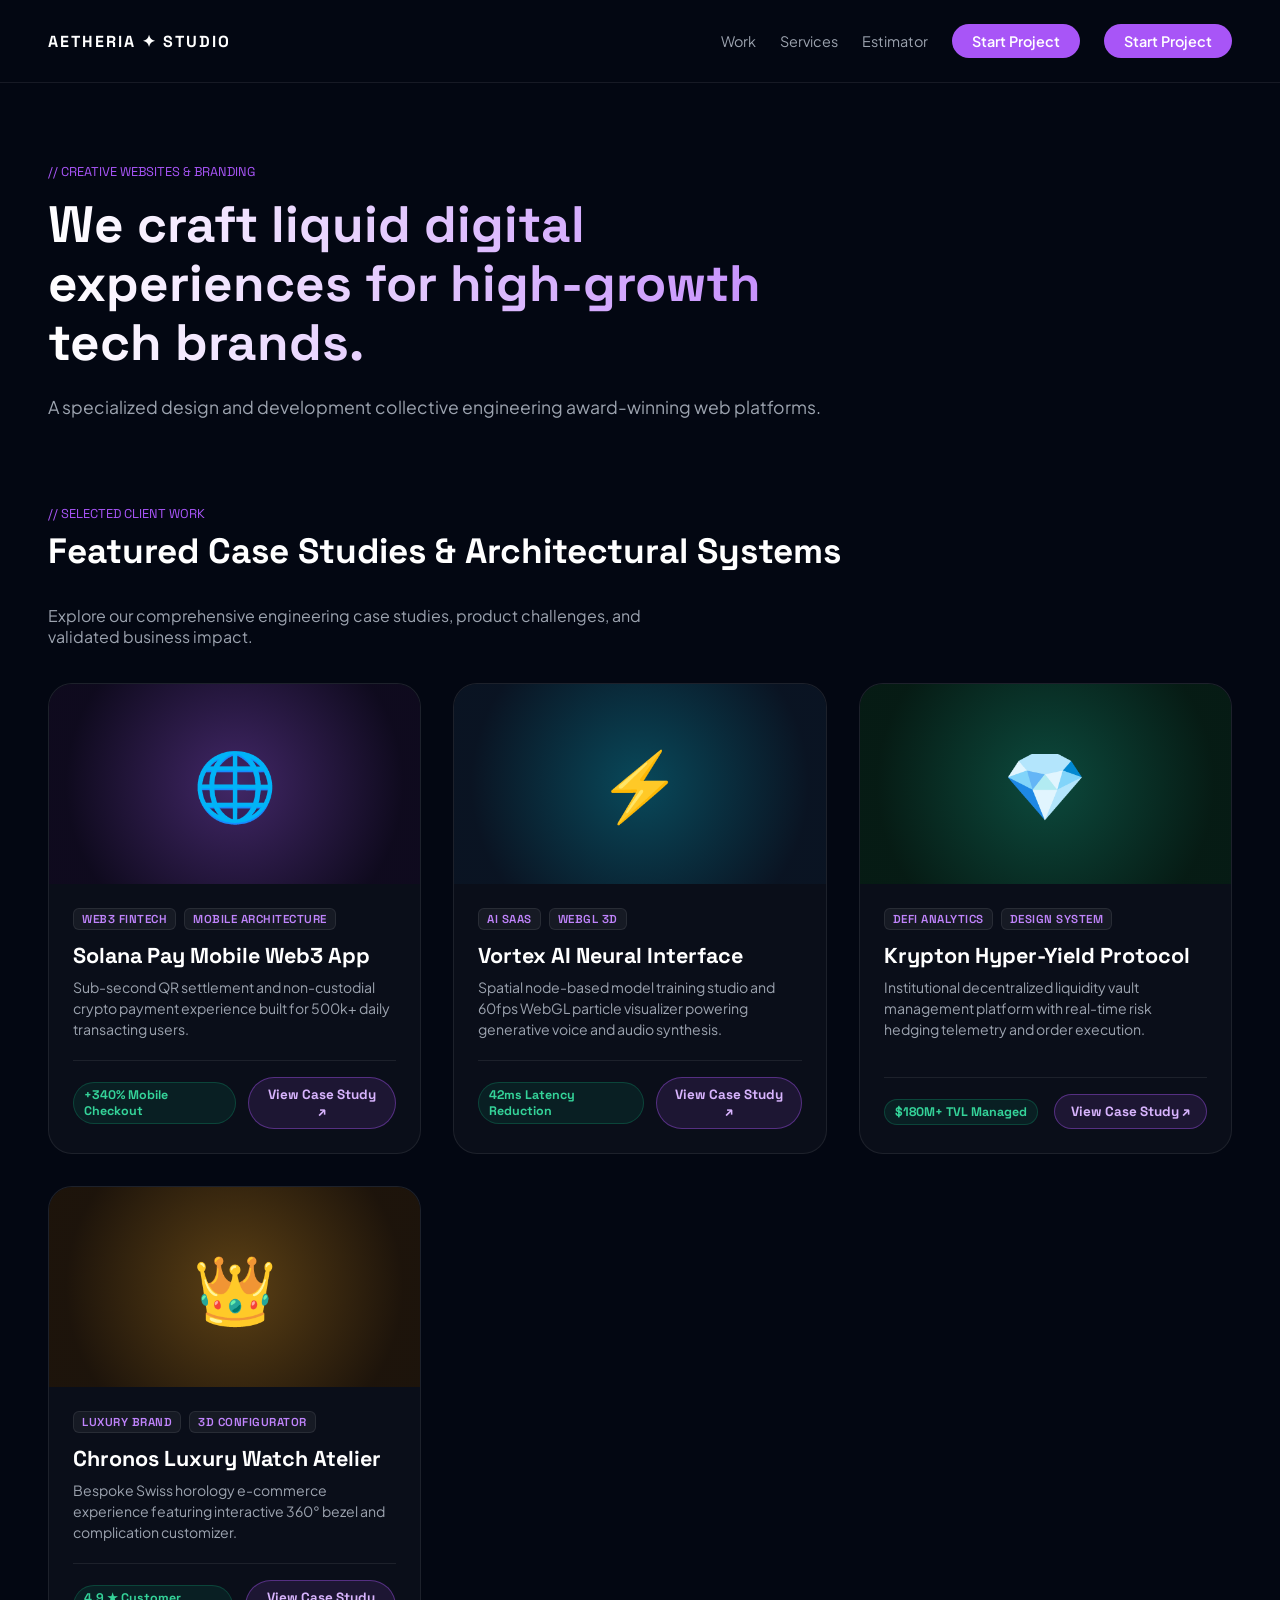
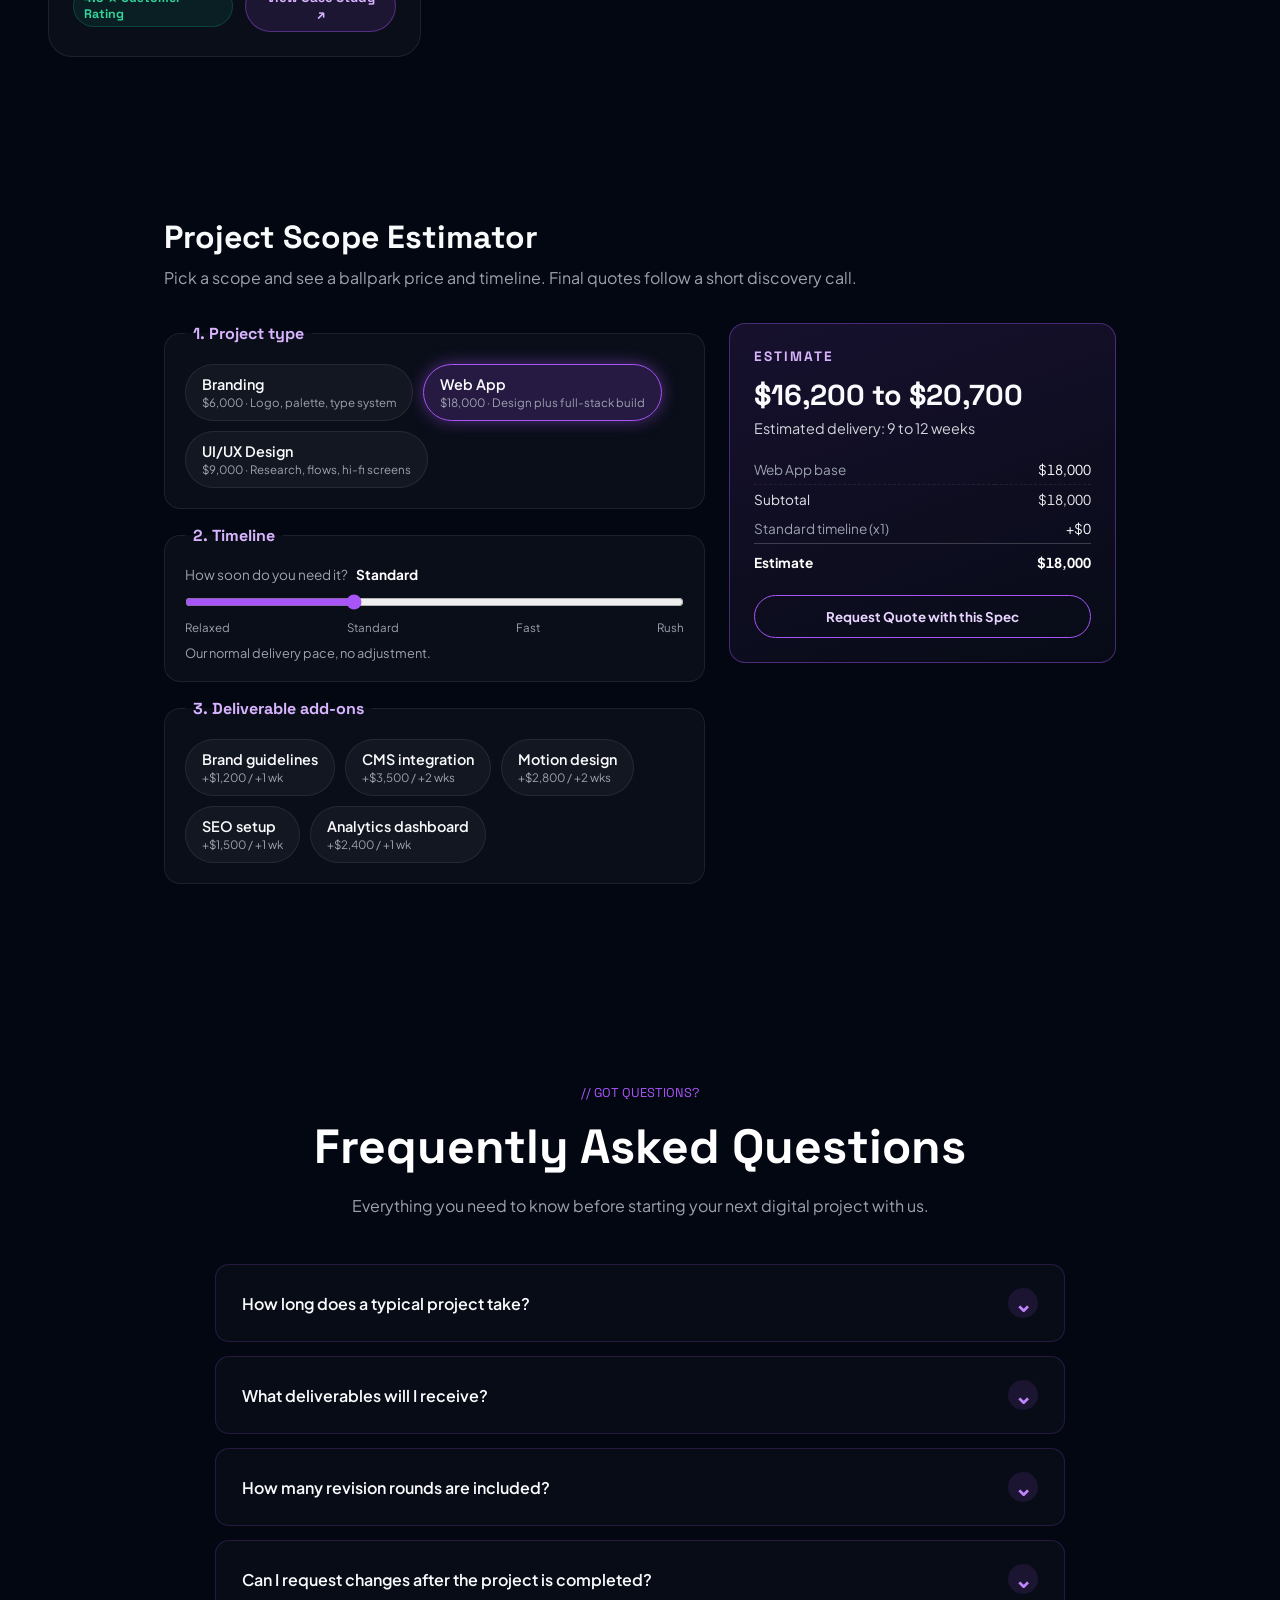
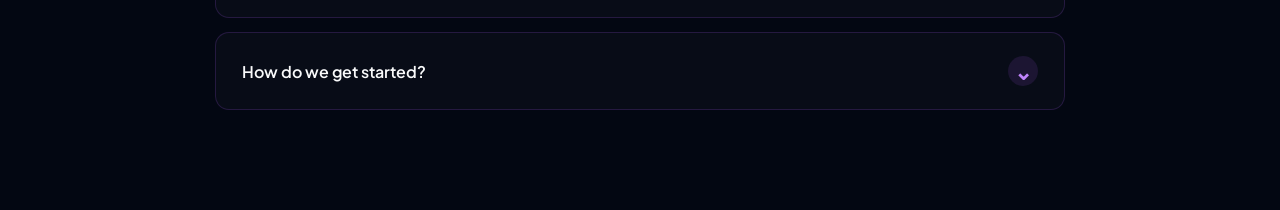
<file: public/showcase/agency-studio/index.html>
<!DOCTYPE html>
<html lang="en">
<head>
  <meta charset="UTF-8" />
  <meta name="viewport" content="width=device-width, initial-scale=1.0" />
  <title>Aetheria — Design & Web Systems Studio</title>
  <link rel="stylesheet" href="styles.css" />
  <link rel="preconnect" href="https://fonts.googleapis.com">
  <link rel="preconnect" href="https://fonts.gstatic.com" crossorigin>
  <link href="https://fonts.googleapis.com/css2?family=Plus+Jakarta+Sans:wght@400;600;800&family=Space+Grotesk:wght@500;700&display=swap" rel="stylesheet">
</head>
<body>
  <header class="navbar">
    <div class="brand">AETHERIA ✦ STUDIO</div>
    <nav class="nav-links">
      <a href="#work">Work</a>
      <a href="#services">Services</a>
      <a href="#estimator">Estimator</a>
      <a href="#contact" class="cta-btn">Start Project</a>
      <a href="#contact" class="cta-btn">Start Project</a>
    </nav>
  </header>

  <main>
    <section class="hero">
      <div class="badge">// CREATIVE WEBSITES & BRANDING</div>
      <h1>We craft liquid digital experiences for high-growth tech brands.</h1>
      <p>A specialized design and development collective engineering award-winning web platforms.</p>
    </section>

    <section id="work" class="portfolio">
      <div class="portfolio-header">
        <div>
          <span class="badge">// SELECTED CLIENT WORK</span>
          <h2>Featured Case Studies &amp; Architectural Systems</h2>
        </div>
        <p class="portfolio-sub">Explore our comprehensive engineering case studies, product challenges, and validated business impact.</p>
      </div>

      <div class="grid">
        <div class="project-card" data-project-id="solana-pay">
          <div class="project-preview purple-gradient">
            <span class="preview-icon">🌐</span>
            <div class="preview-overlay">
              <span class="preview-badge">Tap to View Case Study</span>
            </div>
          </div>
          <div class="project-meta">
            <div class="project-tags">
              <span class="tag">Web3 Fintech</span>
              <span class="tag">Mobile Architecture</span>
            </div>
            <h3>Solana Pay Mobile Web3 App</h3>
            <p class="project-desc">Sub-second QR settlement and non-custodial crypto payment experience built for 500k+ daily transacting users.</p>
            <div class="project-action-row">
              <span class="metric-pill">+340% Mobile Checkout</span>
              <button type="button" class="view-case-study-btn" data-project="solana-pay" aria-haspopup="dialog">
                View Case Study ↗
              </button>
            </div>
          </div>
        </div>

        <div class="project-card" data-project-id="vortex-ai">
          <div class="project-preview cyan-gradient">
            <span class="preview-icon">⚡</span>
            <div class="preview-overlay">
              <span class="preview-badge">Tap to View Case Study</span>
            </div>
          </div>
          <div class="project-meta">
            <div class="project-tags">
              <span class="tag">AI SaaS</span>
              <span class="tag">WebGL 3D</span>
            </div>
            <h3>Vortex AI Neural Interface</h3>
            <p class="project-desc">Spatial node-based model training studio and 60fps WebGL particle visualizer powering generative voice and audio synthesis.</p>
            <div class="project-action-row">
              <span class="metric-pill">42ms Latency Reduction</span>
              <button type="button" class="view-case-study-btn" data-project="vortex-ai" aria-haspopup="dialog">
                View Case Study ↗
              </button>
            </div>
          </div>
        </div>

        <div class="project-card" data-project-id="krypton-protocol">
          <div class="project-preview emerald-gradient">
            <span class="preview-icon">💎</span>
            <div class="preview-overlay">
              <span class="preview-badge">Tap to View Case Study</span>
            </div>
          </div>
          <div class="project-meta">
            <div class="project-tags">
              <span class="tag">DeFi Analytics</span>
              <span class="tag">Design System</span>
            </div>
            <h3>Krypton Hyper-Yield Protocol</h3>
            <p class="project-desc">Institutional decentralized liquidity vault management platform with real-time risk hedging telemetry and order execution.</p>
            <div class="project-action-row">
              <span class="metric-pill">$180M+ TVL Managed</span>
              <button type="button" class="view-case-study-btn" data-project="krypton-protocol" aria-haspopup="dialog">
                View Case Study ↗
              </button>
            </div>
          </div>
        </div>

        <div class="project-card" data-project-id="chronos-atelier">
          <div class="project-preview gold-gradient">
            <span class="preview-icon">👑</span>
            <div class="preview-overlay">
              <span class="preview-badge">Tap to View Case Study</span>
            </div>
          </div>
          <div class="project-meta">
            <div class="project-tags">
              <span class="tag">Luxury Brand</span>
              <span class="tag">3D Configurator</span>
            </div>
            <h3>Chronos Luxury Watch Atelier</h3>
            <p class="project-desc">Bespoke Swiss horology e-commerce experience featuring interactive 360° bezel and complication customizer.</p>
            <div class="project-action-row">
              <span class="metric-pill">4.9 ★ Customer Rating</span>
              <button type="button" class="view-case-study-btn" data-project="chronos-atelier" aria-haspopup="dialog">
                View Case Study ↗
              </button>
            </div>
          </div>
        </div>
      </div>
    </section>

    <section id="estimator" class="estimator" aria-labelledby="estTitle">
      <h2 id="estTitle">Project Scope Estimator</h2>
      <p class="est-intro">Pick a scope and see a ballpark price and timeline. Final quotes follow a short discovery call.</p>

      <div class="est-layout">
        <form class="est-form" id="estForm" onsubmit="return false">
          <fieldset class="est-group">
            <legend>1. Project type</legend>
            <div class="pill-row" id="typeOptions"></div>
          </fieldset>

          <fieldset class="est-group">
            <legend>2. Timeline</legend>
            <label class="est-label" for="urgency">How soon do you need it? <strong id="urgencyLabel"></strong></label>
            <input type="range" id="urgency" min="0" max="3" step="1" value="1" aria-describedby="urgencyHint" />
            <div class="range-ticks" aria-hidden="true" id="urgencyTicks"></div>
            <p class="est-hint" id="urgencyHint"></p>
          </fieldset>

          <fieldset class="est-group">
            <legend>3. Deliverable add-ons</legend>
            <div class="pill-row" id="addonOptions"></div>
          </fieldset>
        </form>

        <aside class="invoice" aria-labelledby="invTitle">
          <h3 id="invTitle">Estimate</h3>
          <div class="inv-summary" id="invSummary" role="status" aria-live="polite" aria-atomic="true">
            <div class="inv-range" id="invRange"></div>
            <div class="inv-weeks" id="invWeeks"></div>
          </div>
          <table class="inv-table">
            <caption class="sr-only">Cost breakdown</caption>
            <tbody id="invRows"></tbody>
            <tfoot>
              <tr><th scope="row">Estimate</th><td id="invTotal"></td></tr>
            </tfoot>
          </table>
          <button type="button" class="quote-btn" id="quoteBtn" aria-expanded="false" aria-controls="quoteBox">Request Quote with this Spec</button>

          <div class="quote-box" id="quoteBox" hidden>
            <form id="quoteForm" novalidate>
              <label class="est-label" for="quoteEmail">Your email</label>
              <input type="email" id="quoteEmail" class="est-input" autocomplete="email" aria-describedby="quoteMsg" required />
              <button type="submit" class="quote-btn solid">Send request</button>
            </form>
            <p class="quote-msg" id="quoteMsg" role="status" aria-live="polite"></p>
          </div>
        </aside>
      </div>
    </section>
    <!-- Client FAQ Accordion -->
    <section id="faq" class="faq-section" aria-labelledby="faqTitle">
      <div class="faq-header">
        <span class="badge">// GOT QUESTIONS?</span>
        <h2 id="faqTitle">Frequently Asked Questions</h2>
        <p>Everything you need to know before starting your next digital project with us.</p>
      </div>

      <div class="faq-container">

        <article class="faq-item">
          <h3>
            <button
              type="button"
              class="faq-question"
              id="faqQuestion1"
              aria-expanded="false"
              aria-controls="faqAnswer1"
            >
              <span>How long does a typical project take?</span>
              <span class="faq-chevron" aria-hidden="true">⌄</span>
            </button>
          </h3>
          <div
            class="faq-answer"
            id="faqAnswer1"
            role="region"
            aria-labelledby="faqQuestion1"
            hidden
          >
            <div class="faq-answer-inner">
              Most projects take between 3 and 8 weeks, depending on their scope,
              complexity, and required deliverables. We provide a clear timeline
              before development begins.
            </div>
          </div>
        </article>

        <article class="faq-item">
          <h3>
            <button
              type="button"
              class="faq-question"
              id="faqQuestion2"
              aria-expanded="false"
              aria-controls="faqAnswer2"
            >
              <span>What deliverables will I receive?</span>
              <span class="faq-chevron" aria-hidden="true">⌄</span>
            </button>
          </h3>
          <div
            class="faq-answer"
            id="faqAnswer2"
            role="region"
            aria-labelledby="faqQuestion2"
            hidden
          >
            <div class="faq-answer-inner">
              Deliverables depend on your selected package and may include
              responsive website designs, development source files, reusable
              components, documentation, and deployment support.
            </div>
          </div>
        </article>

        <article class="faq-item">
          <h3>
            <button
              type="button"
              class="faq-question"
              id="faqQuestion3"
              aria-expanded="false"
              aria-controls="faqAnswer3"
            >
              <span>How many revision rounds are included?</span>
              <span class="faq-chevron" aria-hidden="true">⌄</span>
            </button>
          </h3>
          <div
            class="faq-answer"
            id="faqAnswer3"
            role="region"
            aria-labelledby="faqQuestion3"
            hidden
          >
            <div class="faq-answer-inner">
              Revision rounds depend on the project agreement. We gather feedback
              at key milestones to ensure the final result aligns with your
              expectations.
            </div>
          </div>
        </article>

        <article class="faq-item">
          <h3>
            <button
              type="button"
              class="faq-question"
              id="faqQuestion4"
              aria-expanded="false"
              aria-controls="faqAnswer4"
            >
              <span>Can I request changes after the project is completed?</span>
              <span class="faq-chevron" aria-hidden="true">⌄</span>
            </button>
          </h3>
          <div
            class="faq-answer"
            id="faqAnswer4"
            role="region"
            aria-labelledby="faqQuestion4"
            hidden
          >
            <div class="faq-answer-inner">
              Yes. Post-launch support and additional changes can be discussed
              separately. We can also help with maintenance and future improvements.
            </div>
          </div>
        </article>

        <article class="faq-item">
          <h3>
            <button
              type="button"
              class="faq-question"
              id="faqQuestion5"
              aria-expanded="false"
              aria-controls="faqAnswer5"
            >
              <span>How do we get started?</span>
              <span class="faq-chevron" aria-hidden="true">⌄</span>
            </button>
          </h3>
          <div
            class="faq-answer"
            id="faqAnswer5"
            role="region"
            aria-labelledby="faqQuestion5"
            hidden
          >
            <div class="faq-answer-inner">
              Start by sharing your project requirements through our project
              inquiry process. We'll discuss your goals, scope, estimated timeline,
              and next steps.
            </div>
          </div>
        </article>

      </div>
    </section>
  </main>

  <!-- Project Case Study Sliding Modal Drawer -->
  <div class="case-study-drawer-overlay" id="caseStudyDrawerOverlay" aria-hidden="true" hidden>
    <aside class="case-study-drawer" id="caseStudyDrawer" role="dialog" aria-modal="true" aria-labelledby="csDrawerTitle" tabindex="-1">
      <div class="drawer-header">
        <div class="drawer-header-meta">
          <span class="drawer-badge" id="csDrawerCategory">Web3 Fintech</span>
          <span class="drawer-date" id="csDrawerDate">Q2 2026 • 8 Weeks</span>
        </div>
        <button type="button" class="drawer-close-btn" id="csDrawerCloseBtn" aria-label="Close Case Study Modal">
          <span aria-hidden="true">✕</span>
        </button>
      </div>

      <div class="drawer-scroll-body">
        <div class="drawer-intro">
          <h2 class="drawer-title" id="csDrawerTitle">Solana Pay Mobile Web3 App</h2>
          <p class="drawer-tagline" id="csDrawerTagline">Frictionless micropayments architecture &amp; high-throughput mobile wallet experience.</p>
        </div>

        <!-- Interactive Image Gallery Carousel -->
        <div class="drawer-gallery" aria-label="Project Visual Gallery">
          <div class="gallery-viewport" id="galleryViewport">
            <!-- Injected by script.js -->
          </div>
          <div class="gallery-controls">
            <button type="button" class="gallery-nav-btn prev" id="galleryPrevBtn" aria-label="Previous Slide">‹</button>
            <div class="gallery-dots" id="galleryDots" role="tablist" aria-label="Gallery Slides"></div>
            <button type="button" class="gallery-nav-btn next" id="galleryNextBtn" aria-label="Next Slide">›</button>
          </div>
          <div class="gallery-caption-bar">
            <span class="gallery-caption" id="galleryCaption">Slide 1: Primary Mobile Wallet Flow</span>
          </div>
        </div>

        <!-- Project Meta Tags -->
        <div class="drawer-tags-wrap" id="csDrawerTags"></div>

        <!-- Executive Challenge & Strategic Solution -->
        <div class="drawer-narrative-grid">
          <div class="drawer-card">
            <div class="drawer-card-icon">⚡</div>
            <h3>The Challenge</h3>
            <p id="csDrawerChallenge"></p>
          </div>

          <div class="drawer-card">
            <div class="drawer-card-icon">✦</div>
            <h3>Strategic Solution</h3>
            <p id="csDrawerSolution"></p>
          </div>
        </div>

        <!-- Impact & Key Results Metrics -->
        <div class="drawer-metrics-section">
          <h3>Impact &amp; Key Business Metrics</h3>
          <div class="metrics-grid" id="csDrawerMetrics"></div>
        </div>

        <!-- Client Testimonial & Quote Card -->
        <div class="drawer-quote-card">
          <div class="quote-mark">“</div>
          <blockquote class="quote-text" id="csDrawerQuote"></blockquote>
          <div class="quote-author">
            <div class="author-avatar" id="csDrawerAuthorAvatar">👤</div>
            <div class="author-info">
              <span class="author-name" id="csDrawerAuthorName"></span>
              <span class="author-role" id="csDrawerAuthorRole"></span>
            </div>
          </div>
        </div>
      </div>

      <div class="drawer-footer">
        <button type="button" class="drawer-action-btn primary" id="csDrawerEstimateBtn">
          Estimate Similar Project ✦
        </button>
        <button type="button" class="drawer-action-btn secondary" id="csDrawerCloseFooterBtn">
          Close Case Study
        </button>
      </div>
    </aside>
  </div>

  <script src="script.js"></script>
</body>
</html>
</file>
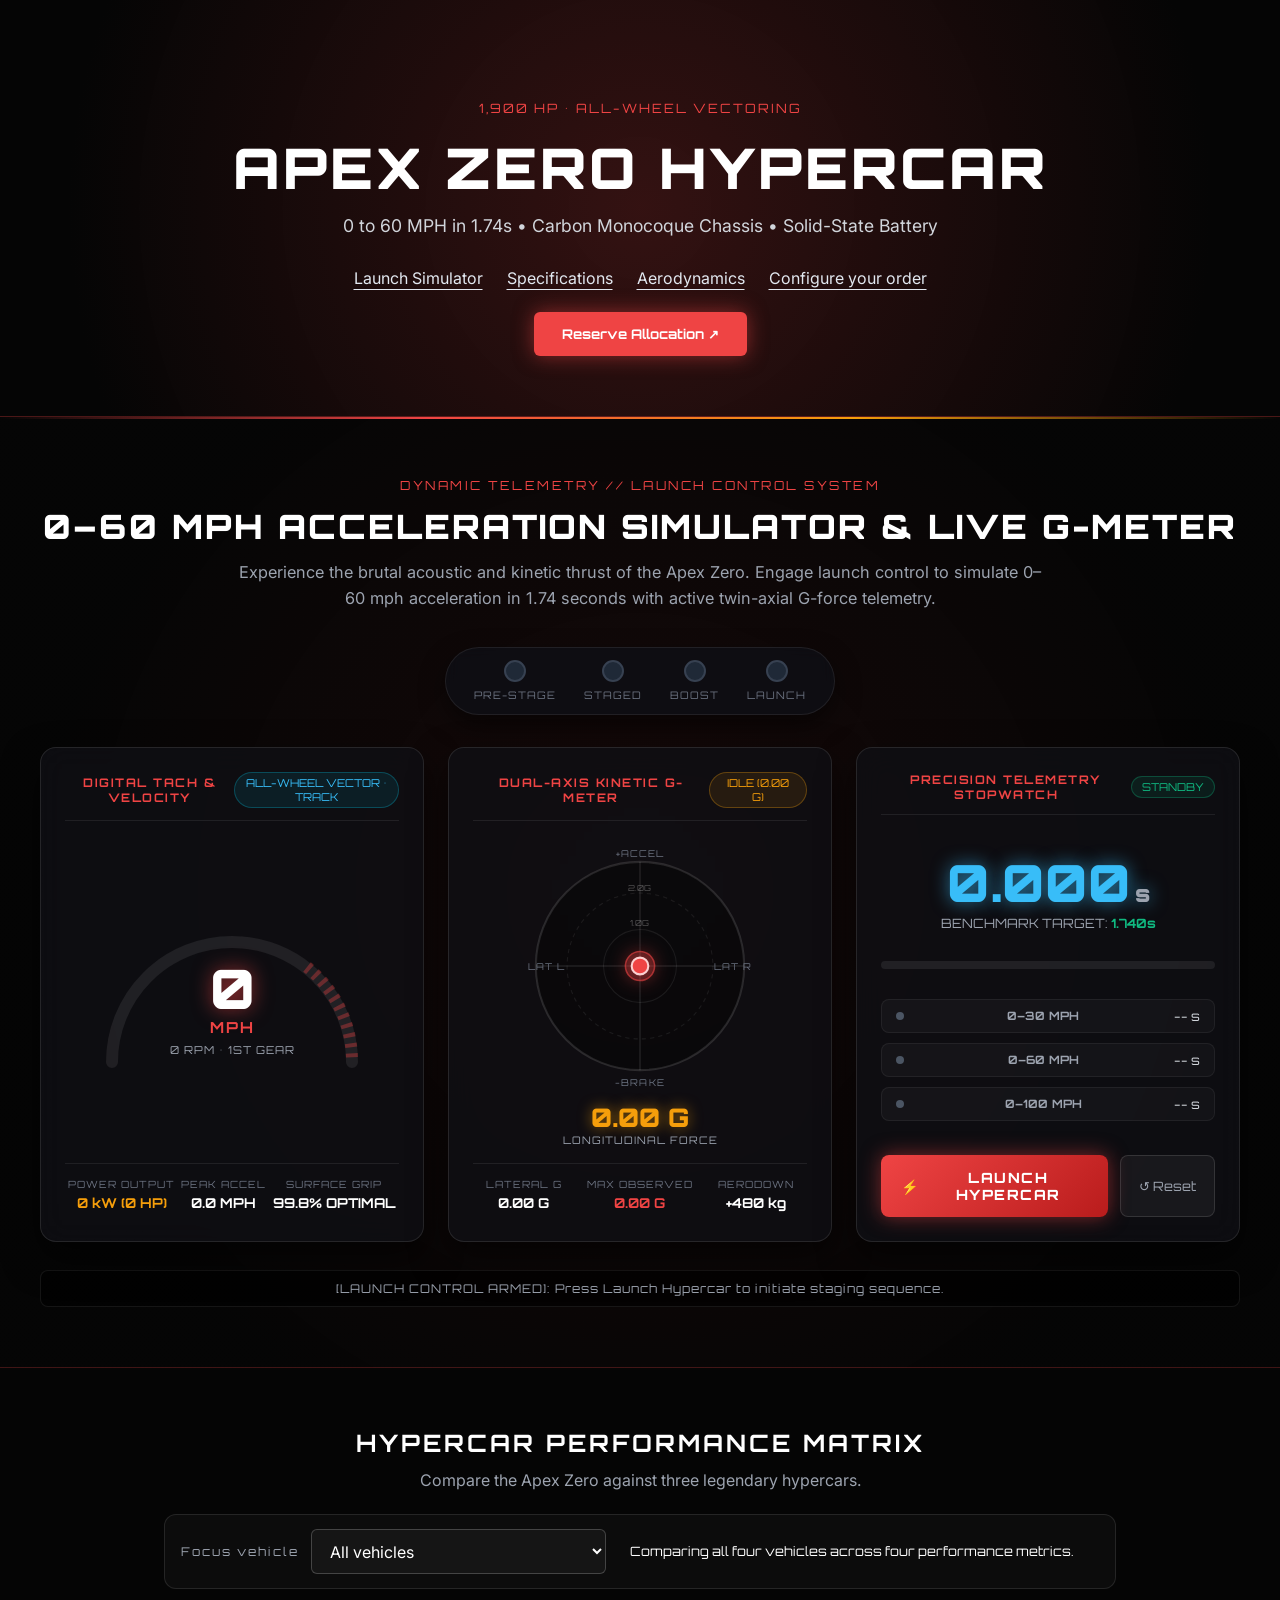
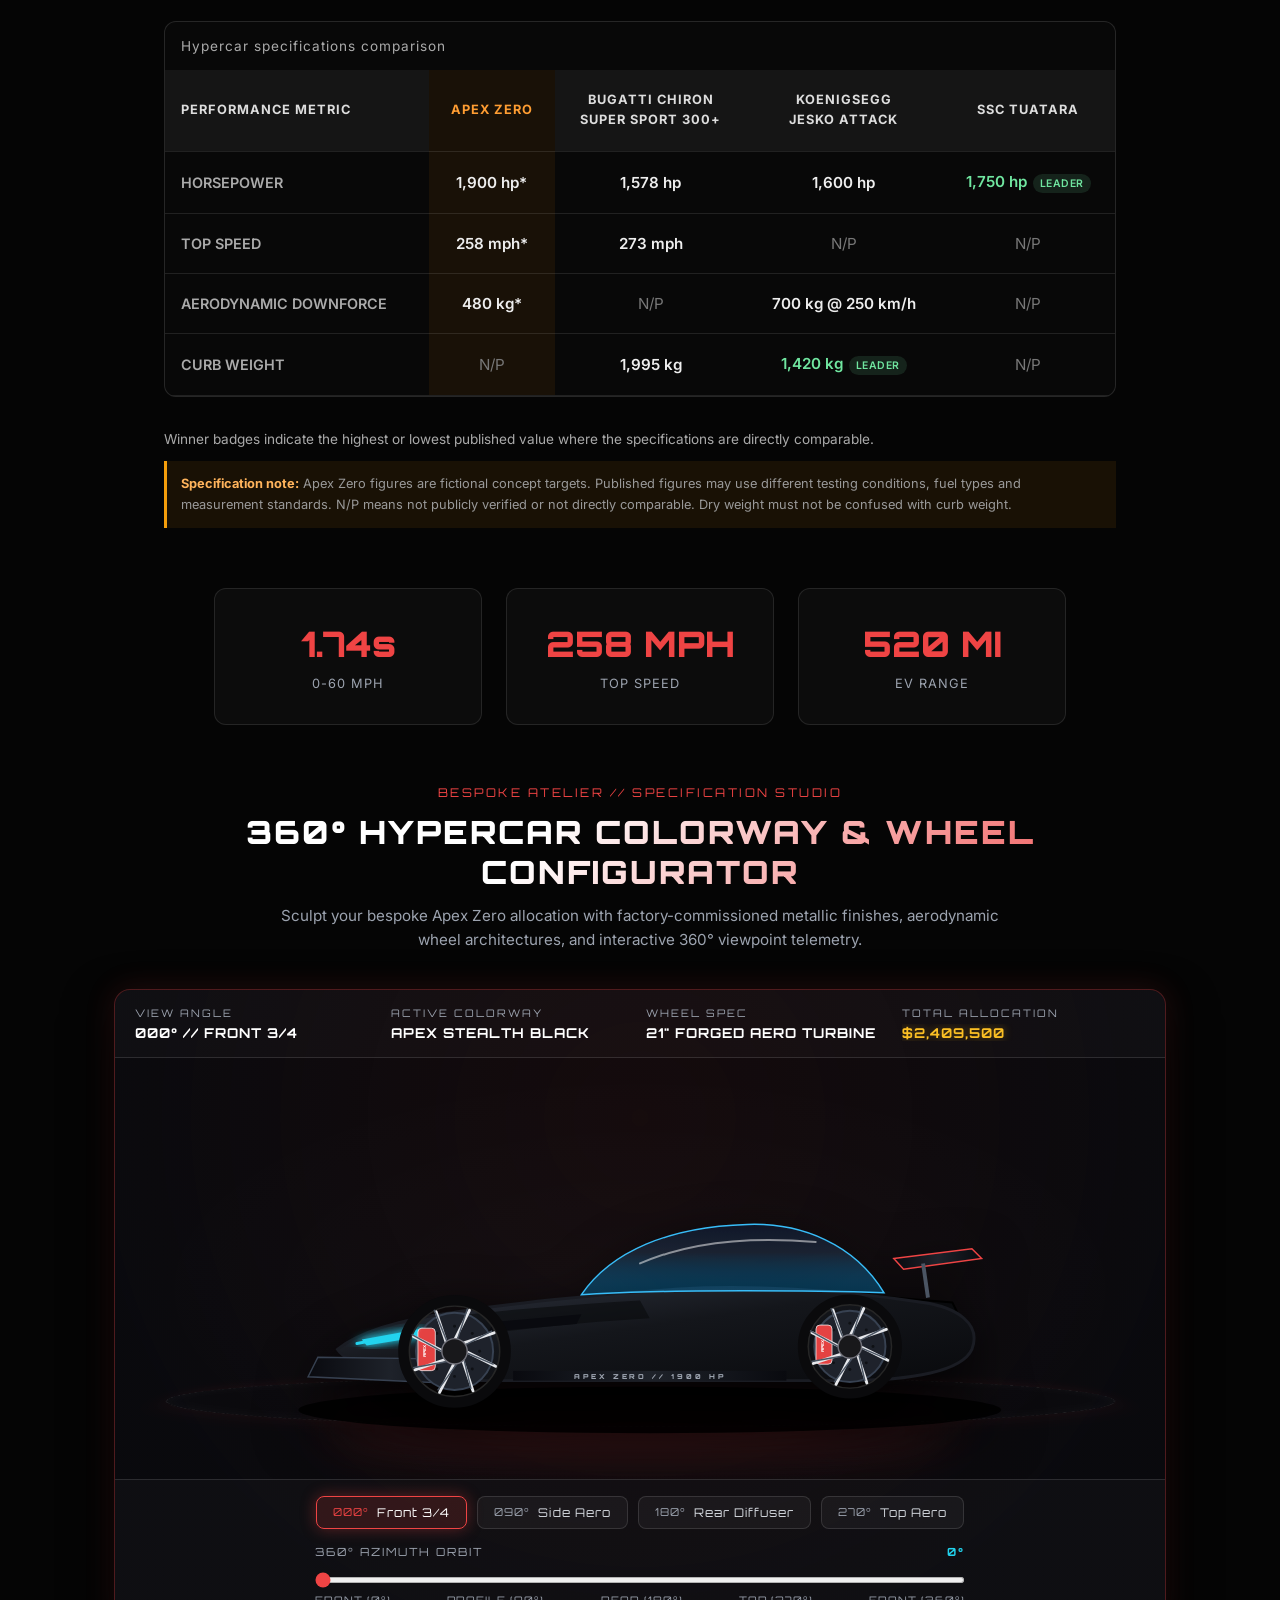
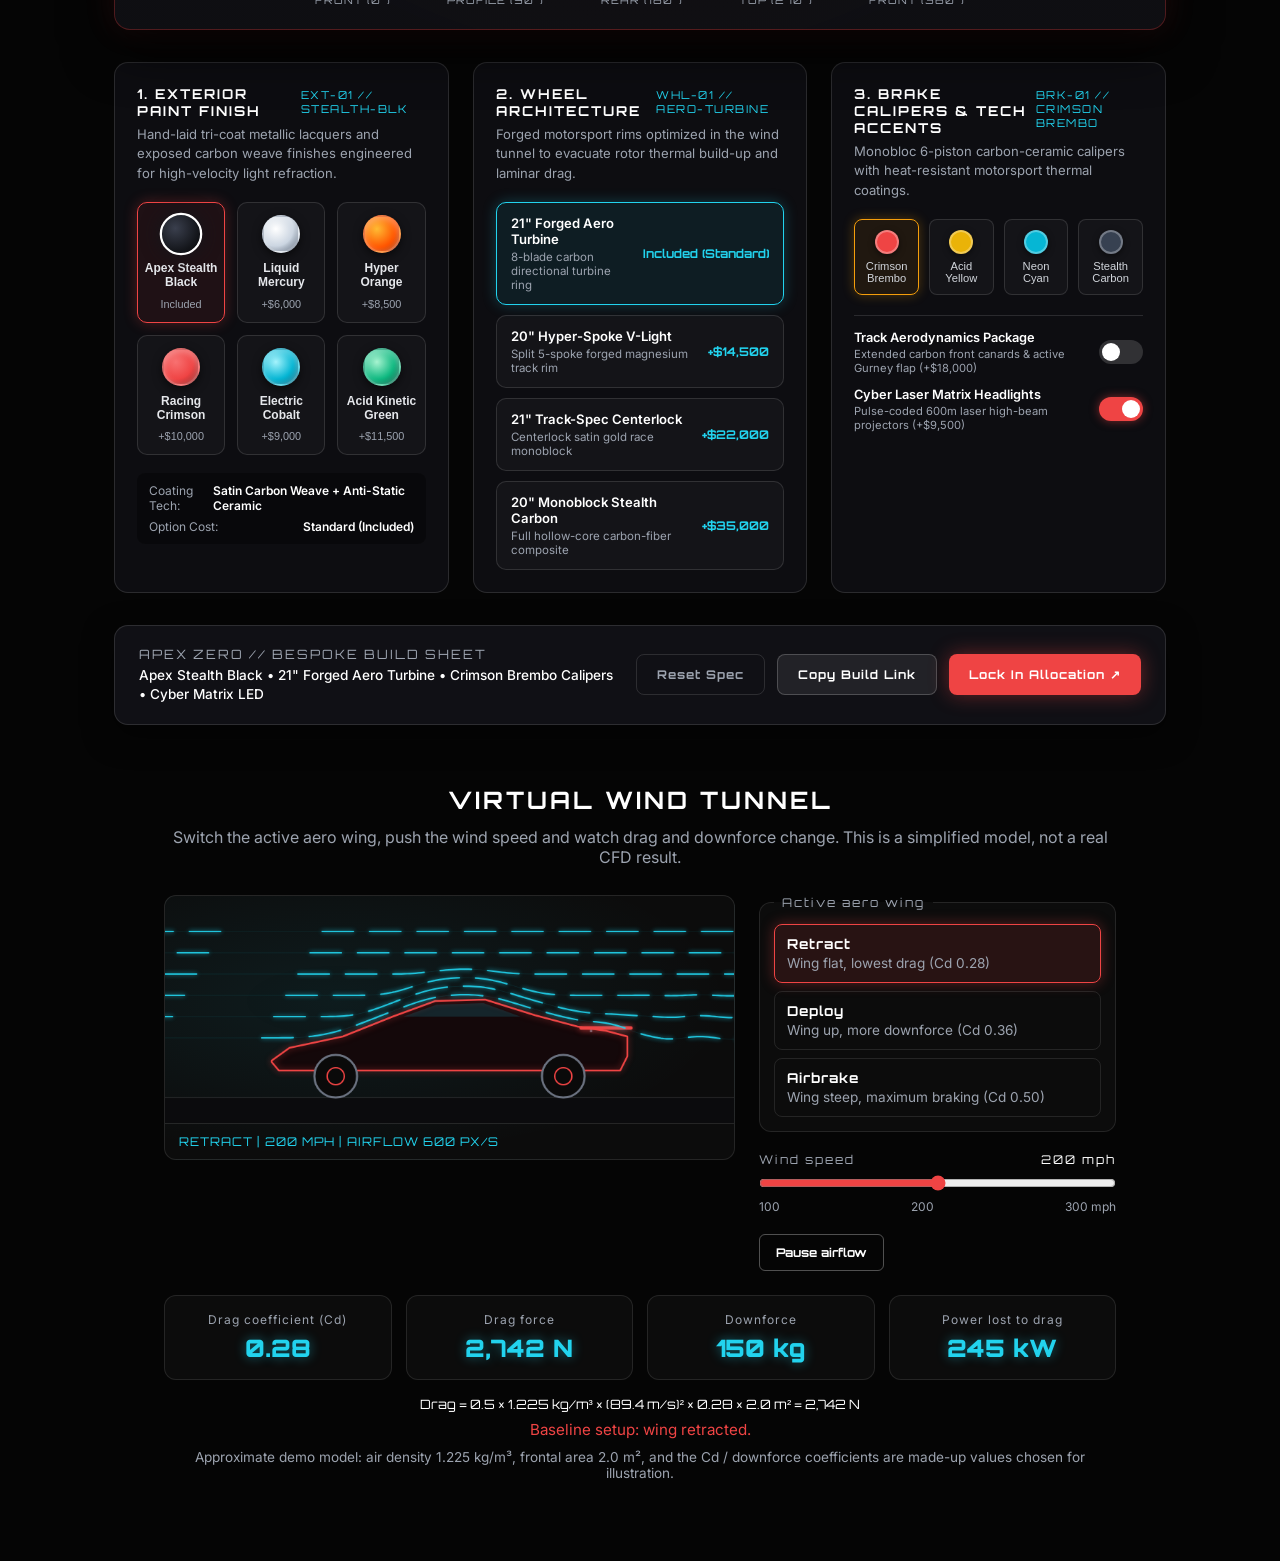
<file: public/showcase/automotive-hypercar/index.html>
<!DOCTYPE html>
<html lang="en">
<head>
  <meta charset="UTF-8" />
  <meta name="viewport" content="width=device-width, initial-scale=1.0" />
  <title>Apex Dynamics — All-Electric Hypercar Concept</title>
  <link rel="stylesheet" href="styles.css" />
  <link rel="preconnect" href="https://fonts.googleapis.com">
  <link rel="preconnect" href="https://fonts.gstatic.com" crossorigin>
  <link href="https://fonts.googleapis.com/css2?family=Orbitron:wght@700;900&family=Inter:wght@400;600&display=swap" rel="stylesheet">
</head>
<body>
  <header class="hero">
    <div class="badge">1,900 HP • ALL-WHEEL VECTORING</div>
    <h1>APEX ZERO HYPERCAR</h1>
    <p>0 to 60 MPH in 1.74s • Carbon Monocoque Chassis • Solid-State Battery</p>
    <nav class="section-links" aria-label="Explore hypercar">
      <a href="#launch-control">Launch Simulator</a>
      <a href="#comparator">Specifications</a>
      <a href="#wind-tunnel">Aerodynamics</a>
      <a href="#configurator">Configure your order</a>
    </nav>
    <button class="reserve-btn" onclick="reserveHypercar()">Reserve Allocation ↗</button>
  </header>

  <!-- ===== Launch Control 0-60 Simulation & Live G-Meter (Issue #177) START ===== -->
  <section class="launch-sim-section" id="launch-control" aria-labelledby="lc-heading">
    <div class="lc-container">
      <div class="lc-badge">DYNAMIC TELEMETRY // LAUNCH CONTROL SYSTEM</div>
      <h2 id="lc-heading">0–60 MPH ACCELERATION SIMULATOR &amp; LIVE G-METER</h2>
      <p class="lc-intro">Experience the brutal acoustic and kinetic thrust of the Apex Zero. Engage launch control to simulate 0–60 mph acceleration in 1.74 seconds with active twin-axial G-force telemetry.</p>

      <!-- Launch Control Staging Lights (Tree) -->
      <div class="lc-staging-lights" id="lcStagingLights" aria-label="Launch Staging Tree" role="region">
        <div class="staging-col"><span class="staging-light stage-amber" id="stageAmber1"></span><span class="light-label">PRE-STAGE</span></div>
        <div class="staging-col"><span class="staging-light stage-amber" id="stageAmber2"></span><span class="light-label">STAGED</span></div>
        <div class="staging-col"><span class="staging-light stage-amber" id="stageAmber3"></span><span class="light-label">BOOST</span></div>
        <div class="staging-col"><span class="staging-light stage-green" id="stageGreen"></span><span class="light-label">LAUNCH</span></div>
      </div>

      <!-- Main Cockpit HUD Cluster -->
      <div class="lc-cockpit-grid">
        <!-- 1. Digital Speedometer & Redline Gauge -->
        <div class="lc-hud-card lc-speedo-card">
          <div class="hud-card-header">
            <span class="hud-card-tag">DIGITAL TACH &amp; VELOCITY</span>
            <span class="hud-status-chip" id="lcDriveMode">ALL-WHEEL VECTOR • TRACK</span>
          </div>

          <div class="speedo-gauge-wrap">
            <svg class="speedo-arc-svg" viewBox="0 0 320 200" aria-hidden="true">
              <!-- Background Arc -->
              <path class="speedo-bg-track" d="M 40 170 A 120 120 0 1 1 280 170" />
              <!-- Active Speed Arc (dynamically updated) -->
              <path class="speedo-active-arc" id="speedoActiveArc" d="M 40 170 A 120 120 0 1 1 280 170" />
              <!-- Redline Zone Marker -->
              <path class="speedo-redline-arc" d="M 235 75 A 120 120 0 0 1 280 170" />
            </svg>

            <div class="speedo-center-readout">
              <div class="speed-number" id="lcCurrentSpeed">0</div>
              <div class="speed-unit">MPH</div>
              <div class="rpm-readout" id="lcRpmReadout">0 RPM • 1ST GEAR</div>
            </div>
          </div>

          <div class="speedo-footer-bar">
            <div class="speedo-stat"><span class="lbl">POWER OUTPUT</span><span class="val highlight" id="lcKwOutput">0 kW (0 HP)</span></div>
            <div class="speedo-stat"><span class="lbl">PEAK ACCEL</span><span class="val" id="lcPeakMph">0.0 MPH</span></div>
            <div class="speedo-stat"><span class="lbl">SURFACE GRIP</span><span class="val" id="lcSurfaceGrip">99.8% OPTIMAL</span></div>
          </div>
        </div>

        <!-- 2. Circular G-Force Dial Meter -->
        <div class="lc-hud-card lc-gmeter-card">
          <div class="hud-card-header">
            <span class="hud-card-tag">DUAL-AXIS KINETIC G-METER</span>
            <span class="hud-status-chip chip-g" id="lcGStatus">IDLE (0.00 G)</span>
          </div>

          <div class="gmeter-dial-wrap">
            <svg class="gmeter-svg" viewBox="0 0 240 240" aria-label="Circular G-force Dial" role="img">
              <!-- Radial rings -->
              <circle cx="120" cy="120" r="100" class="g-ring-outer" />
              <circle cx="120" cy="120" r="70" class="g-ring-mid" />
              <circle cx="120" cy="120" r="35" class="g-ring-inner" />
              <!-- Crosshair axes -->
              <line x1="20" y1="120" x2="220" y2="120" class="g-axis" />
              <line x1="120" y1="20" x2="120" y2="220" class="g-axis" />
              <!-- Axis labels -->
              <text x="120" y="15" class="g-axis-lbl" text-anchor="middle">+ACCEL</text>
              <text x="120" y="235" class="g-axis-lbl" text-anchor="middle">-BRAKE</text>
              <text x="12" y="124" class="g-axis-lbl" text-anchor="start">LAT L</text>
              <text x="228" y="124" class="g-axis-lbl" text-anchor="end">LAT R</text>
              <text x="120" y="82" class="g-ring-lbl" text-anchor="middle">1.0G</text>
              <text x="120" y="48" class="g-ring-lbl" text-anchor="middle">2.0G</text>
              <!-- Animated G-Force Indicator Puck -->
              <circle cx="120" cy="120" r="8" class="g-puck" id="lcGPuck" />
              <!-- Glow trail pulse -->
              <circle cx="120" cy="120" r="14" class="g-puck-trail" id="lcGPuckTrail" />
            </svg>

            <div class="gmeter-numerical-readout">
              <span class="g-primary-val" id="lcPrimaryG">0.00 G</span>
              <span class="g-sub-lbl">LONGITUDINAL FORCE</span>
            </div>
          </div>

          <div class="gmeter-footer-bar">
            <div class="g-stat"><span class="lbl">LATERAL G</span><span class="val" id="lcLatG">0.00 G</span></div>
            <div class="g-stat"><span class="lbl">MAX OBSERVED</span><span class="val peak" id="lcMaxG">0.00 G</span></div>
            <div class="g-stat"><span class="lbl">AERODOWN</span><span class="val" id="lcAeroDown">+480 kg</span></div>
          </div>
        </div>

        <!-- 3. Telemetry Stopwatch & Split Timeline -->
        <div class="lc-hud-card lc-splits-card">
          <div class="hud-card-header">
            <span class="hud-card-tag">PRECISION TELEMETRY STOPWATCH</span>
            <span class="hud-status-chip chip-timer" id="lcTimerStatus">STANDBY</span>
          </div>

          <div class="stopwatch-display">
            <div class="stopwatch-digits" id="lcStopwatchDigits">0.000<span class="stopwatch-sec">s</span></div>
            <div class="stopwatch-target">BENCHMARK TARGET: <strong>1.740s</strong></div>
          </div>

          <div class="splits-progress-track">
            <div class="splits-progress-bar" id="lcSplitsProgressBar"></div>
          </div>

          <div class="splits-milestones">
            <div class="milestone-item" id="ms0to30">
              <span class="m-dot"></span>
              <span class="m-lbl">0–30 MPH</span>
              <span class="m-val" id="msVal0to30">-- s</span>
            </div>
            <div class="milestone-item" id="ms0to60">
              <span class="m-dot"></span>
              <span class="m-lbl">0–60 MPH</span>
              <span class="m-val" id="msVal0to60">-- s</span>
            </div>
            <div class="milestone-item" id="ms0to100">
              <span class="m-dot"></span>
              <span class="m-lbl">0–100 MPH</span>
              <span class="m-val" id="msVal0to100">-- s</span>
            </div>
          </div>

          <div class="lc-actions-bar">
            <button type="button" class="lc-launch-btn" id="lcLaunchBtn">
              <span class="btn-icon">⚡</span>
              <span class="btn-text">LAUNCH HYPERCAR</span>
            </button>
            <button type="button" class="lc-btn-ghost" id="lcResetBtn">
              <span>↺ Reset</span>
            </button>
          </div>
        </div>
      </div>

      <!-- Live Telemetry Status Readout Bar -->
      <div class="lc-console-feedback" id="lcConsoleFeedback" role="status" aria-live="polite">
        [LAUNCH CONTROL ARMED]: Hold Launch button to engage twin dual-inverter pre-stage spooling.
      </div>
    </div>
  </section>
  <!-- ===== Launch Control 0-60 Simulation & Live G-Meter (Issue #177) END ===== -->

  <!-- ===== Hypercar Comparison Matrix (issue #176) START ===== -->
  <section class="cmp" id="comparator" aria-labelledby="cmp-title">
    <h2 id="cmp-title">HYPERCAR PERFORMANCE MATRIX</h2>
    <p class="cmp-intro">
      Compare the Apex Zero against three legendary hypercars.
    </p>

    <div class="cmp-bar-top">
      <div class="cmp-pick">
        <label for="cmp-focus">Focus vehicle</label>
        <select id="cmp-focus">
          <option value="all">All vehicles</option>
          <option value="apex">Apex Zero</option>
          <option value="bugatti">Bugatti Chiron Super Sport 300+</option>
          <option value="jesko">Koenigsegg Jesko Attack</option>
          <option value="ssc">SSC Tuatara</option>
        </select>
      </div>

      <p class="cmp-summary" id="cmp-summary" role="status" aria-live="polite">
        Comparing four hypercars across four performance metrics.
      </p>
    </div>

    <div class="cmp-table-wrap">
      <table class="cmp-table">
        <caption>Hypercar specifications comparison</caption>
        <thead>
          <tr>
            <th scope="col">PERFORMANCE METRIC</th>
            <th scope="col" data-car="apex">APEX ZERO</th>
            <th scope="col" data-car="bugatti">BUGATTI CHIRON<br>SUPER SPORT 300+</th>
            <th scope="col" data-car="jesko">KOENIGSEGG<br>JESKO ATTACK</th>
            <th scope="col" data-car="ssc">SSC TUATARA</th>
          </tr>
        </thead>

        <tbody id="cmp-table-body">
          <!-- Comparison rows are generated by JavaScript -->
        </tbody>
      </table>
    </div>

    <p class="cmp-key" id="cmp-key">
      Winner badges indicate the highest or lowest published value where
      the specifications are directly comparable.
    </p>

    <p class="cmp-warn">
      <strong>Specification note:</strong>
      Apex Zero figures are fictional concept targets. Published figures
      may use different testing conditions, fuel types and measurement
      standards. N/P means not publicly verified or not directly comparable.
      Dry weight must not be confused with curb weight.
    </p>
  </section>
  <!-- ===== Hypercar Comparison Matrix (issue #176) END ===== -->

  <main class="specs-grid">
    <div class="spec-card">
      <span class="val">1.74s</span>
      <span class="lbl">0-60 MPH</span>
    </div>
    <div class="spec-card">
      <span class="val">258 MPH</span>
      <span class="lbl">TOP SPEED</span>
    </div>
    <div class="spec-card">
      <span class="val">520 MI</span>
      <span class="lbl">EV RANGE</span>
    </div>
  </main>

  <!-- ===== 360° Vehicle Colorway & Wheel Configurator (issue #51) START ===== -->
  <section class="cfg" id="configurator" aria-labelledby="cfg-title">
    <div class="cfg-badge">BESPOKE ATELIER // SPECIFICATION STUDIO</div>
    <h2 id="cfg-title">360° HYPERCAR COLORWAY &amp; WHEEL CONFIGURATOR</h2>
    <p class="cfg-intro">Sculpt your bespoke Apex Zero allocation with factory-commissioned metallic finishes, aerodynamic wheel architectures, and interactive 360° viewpoint telemetry.</p>

    <div class="cfg-viewport-card">
      <!-- Stage HUD Top Bar -->
      <div class="cfg-hud-header">
        <div class="cfg-hud-stat">
          <span class="cfg-hud-label">VIEW ANGLE</span>
          <span class="cfg-hud-val" id="cfg-angle-display">000° // FRONT 3/4</span>
        </div>
        <div class="cfg-hud-stat">
          <span class="cfg-hud-label">ACTIVE COLORWAY</span>
          <span class="cfg-hud-val" id="cfg-color-display">APEX STEALTH BLACK</span>
        </div>
        <div class="cfg-hud-stat">
          <span class="cfg-hud-label">WHEEL SPEC</span>
          <span class="cfg-hud-val" id="cfg-wheel-display">21&quot; FORGED AERO TURBINE</span>
        </div>
        <div class="cfg-hud-stat">
          <span class="cfg-hud-label">TOTAL ALLOCATION</span>
          <span class="cfg-hud-val cfg-price-highlight" id="cfg-price-display">$2,400,000</span>
        </div>
      </div>

      <!-- Main Interactive Visualizer Stage -->
      <div class="cfg-stage-wrapper" id="cfg-stage-container">
        <!-- Turntable Radial Floor Grid -->
        <div class="cfg-turntable-grid" aria-hidden="true"></div>

        <!-- Rendered SVG Hypercar Graphic with Dynamic Perspective Layers -->
        <div class="cfg-car-stage" id="cfg-car-stage" role="img" aria-label="Interactive 360 view of Apex Zero Hypercar">
          <!-- Dynamically populated by script.js -->
        </div>

        <!-- Lighting Reflection / Ground Glow FX -->
        <div class="cfg-ground-glow" id="cfg-ground-glow" aria-hidden="true"></div>
      </div>

      <!-- 360 Rotation Controls & Viewpoint Switcher -->
      <div class="cfg-rotation-bar">
        <div class="cfg-angle-presets" role="tablist" aria-label="Camera perspective angles">
          <button type="button" class="cfg-preset-btn active" data-angle="0" role="tab" aria-selected="true" id="cfg-tab-0">
            <span class="cfg-preset-deg">000°</span> Front 3/4
          </button>
          <button type="button" class="cfg-preset-btn" data-angle="90" role="tab" aria-selected="false" id="cfg-tab-90">
            <span class="cfg-preset-deg">090°</span> Side Aero
          </button>
          <button type="button" class="cfg-preset-btn" data-angle="180" role="tab" aria-selected="false" id="cfg-tab-180">
            <span class="cfg-preset-deg">180°</span> Rear Diffuser
          </button>
          <button type="button" class="cfg-preset-btn" data-angle="270" role="tab" aria-selected="false" id="cfg-tab-270">
            <span class="cfg-preset-deg">270°</span> Top Aero
          </button>
        </div>

        <div class="cfg-slider-wrap">
          <label for="cfg-azimuth-slider" class="cfg-slider-label">
            <span>360° AZIMUTH ORBIT</span>
            <span id="cfg-slider-deg" class="cfg-slider-deg">0°</span>
          </label>
          <input type="range" id="cfg-azimuth-slider" min="0" max="360" step="5" value="0" aria-label="Orbit 360 degree camera angle" />
          <div class="cfg-orbit-ticks" aria-hidden="true">
            <span>FRONT (0°)</span>
            <span>PROFILE (90°)</span>
            <span>REAR (180°)</span>
            <span>TOP (270°)</span>
            <span>FRONT (360°)</span>
          </div>
        </div>
      </div>
    </div>

    <!-- Configuration Control Studio Panels -->
    <div class="cfg-controls-grid">
      <!-- Panel 1: Exterior Paint Selection -->
      <div class="cfg-panel">
        <div class="cfg-panel-header">
          <h3 class="cfg-panel-title">1. EXTERIOR PAINT FINISH</h3>
          <span class="cfg-spec-code" id="cfg-paint-code">EXT-01 // STEALTH-BLK</span>
        </div>
        <p class="cfg-panel-desc">Hand-laid tri-coat metallic lacquers and exposed carbon weave finishes engineered for high-velocity light refraction.</p>
        
        <div class="cfg-color-swatches" id="cfg-paint-swatches" role="radiogroup" aria-label="Exterior Paint Finishes">
          <!-- Swatches dynamically injected by script.js -->
        </div>

        <div class="cfg-paint-details">
          <div class="cfg-detail-row">
            <span class="cfg-detail-k">Coating Tech:</span>
            <span class="cfg-detail-v" id="cfg-paint-tech">Satin Carbon Weave + Anti-Static Ceramic</span>
          </div>
          <div class="cfg-detail-row">
            <span class="cfg-detail-k">Option Cost:</span>
            <span class="cfg-detail-v" id="cfg-paint-cost">Standard (Included)</span>
          </div>
        </div>
      </div>

      <!-- Panel 2: Wheel Architecture Selection -->
      <div class="cfg-panel">
        <div class="cfg-panel-header">
          <h3 class="cfg-panel-title">2. WHEEL ARCHITECTURE</h3>
          <span class="cfg-spec-code" id="cfg-wheel-code">WHL-01 // AERO-TURBINE</span>
        </div>
        <p class="cfg-panel-desc">Forged motorsport rims optimized in the wind tunnel to evacuate rotor thermal build-up and laminar drag.</p>

        <div class="cfg-wheel-grid" id="cfg-wheel-options" role="radiogroup" aria-label="Wheel Options">
          <!-- Wheel option cards injected by script.js -->
        </div>
      </div>

      <!-- Panel 3: Performance Accents & Calipers -->
      <div class="cfg-panel">
        <div class="cfg-panel-header">
          <h3 class="cfg-panel-title">3. BRAKE CALIPERS &amp; TECH ACCENTS</h3>
          <span class="cfg-spec-code" id="cfg-caliper-code">BRK-01 // CRIMSON</span>
        </div>
        <p class="cfg-panel-desc">Monobloc 6-piston carbon-ceramic calipers with heat-resistant motorsport thermal coatings.</p>

        <div class="cfg-caliper-swatches" id="cfg-caliper-swatches" role="radiogroup" aria-label="Brake Caliper Colors">
          <!-- Caliper swatches injected by script.js -->
        </div>

        <div class="cfg-toggles-block">
          <div class="cfg-toggle-row">
            <div class="cfg-toggle-meta">
              <span class="cfg-toggle-title">Track Aerodynamics Package</span>
              <span class="cfg-toggle-sub">Extended carbon front canards &amp; active Gurney flap (+$18,000)</span>
            </div>
            <label class="cfg-switch" for="cfg-toggle-aero">
              <input type="checkbox" id="cfg-toggle-aero">
              <span class="cfg-slider"></span>
            </label>
          </div>
          <div class="cfg-toggle-row">
            <div class="cfg-toggle-meta">
              <span class="cfg-toggle-title">Cyber Laser Matrix Headlights</span>
              <span class="cfg-toggle-sub">Pulse-coded 600m laser high-beam projectors (+$9,500)</span>
            </div>
            <label class="cfg-switch" for="cfg-toggle-matrix">
              <input type="checkbox" id="cfg-toggle-matrix" checked>
              <span class="cfg-slider"></span>
            </label>
          </div>
        </div>
      </div>
    </div>

    <!-- Build Sheet Summary & Actions HUD Bar -->
    <div class="cfg-summary-bar">
      <div class="cfg-summary-info">
        <div class="cfg-summary-title">APEX ZERO // BESPOKE BUILD SHEET</div>
        <div class="cfg-summary-specs" id="cfg-summary-text">Apex Stealth Black • 21&quot; Forged Aero Turbine • Crimson Brembo Calipers • Cyber Matrix LED</div>
      </div>
      <div class="cfg-summary-actions">
        <button type="button" class="cfg-btn cfg-btn-outline" id="cfg-reset-btn">Reset Spec</button>
        <button type="button" class="cfg-btn cfg-btn-secondary" id="cfg-share-btn">Copy Build Link</button>
        <button type="button" class="cfg-btn cfg-btn-primary" id="cfg-save-btn">Lock In Allocation ↗</button>
      </div>
    </div>

    <!-- Live Toast Notification -->
    <div class="cfg-toast" id="cfg-toast" role="status" aria-live="polite"></div>
  </section>
  <!-- ===== 360° Vehicle Colorway & Wheel Configurator (issue #51) END ===== -->

  <!-- ===== Virtual Wind Tunnel (issue #99) START ===== -->
  <section class="wt" id="wind-tunnel" aria-labelledby="wt-title">
    <h2 id="wt-title">VIRTUAL WIND TUNNEL</h2>
    <p class="wt-intro">Switch the active aero wing, push the wind speed and watch drag and downforce change. This is a simplified model, not a real CFD result.</p>

    <div class="wt-layout">
      <figure class="wt-stage">
        <canvas id="wt-canvas" width="800" height="320" role="img" aria-label="Side view of the hypercar in an airflow tunnel"></canvas>
        <figcaption class="wt-caption" id="wt-caption"></figcaption>
      </figure>

      <div class="wt-controls">
        <fieldset class="wt-fieldset">
          <legend>Active aero wing</legend>
          <div class="wt-states" id="wt-states"></div>
        </fieldset>

        <div class="wt-field">
          <label for="wt-speed">Wind speed <output id="wt-speed-out" for="wt-speed">200 mph</output></label>
          <input type="range" id="wt-speed" min="100" max="300" step="5" value="200" />
          <div class="wt-ticks" aria-hidden="true"><span>100</span><span>200</span><span>300 mph</span></div>
        </div>

        <button type="button" class="wt-btn" id="wt-pause" aria-pressed="false">Pause airflow</button>
      </div>
    </div>

    <dl class="wt-readouts">
      <div class="wt-read"><dt>Drag coefficient (Cd)</dt><dd id="wt-cd">0.30</dd></div>
      <div class="wt-read"><dt>Drag force</dt><dd id="wt-drag">0 N</dd></div>
      <div class="wt-read"><dt>Downforce</dt><dd id="wt-down">0 kg</dd></div>
      <div class="wt-read"><dt>Power lost to drag</dt><dd id="wt-power">0 kW</dd></div>
    </dl>

    <p class="wt-formula" id="wt-formula"></p>
    <p class="wt-delta" id="wt-delta"></p>
    <p class="wt-sr" id="wt-live" role="status" aria-live="polite"></p>
    <p class="wt-note" id="wt-note"></p>
  </section>
  <!-- ===== Virtual Wind Tunnel (issue #99) END ===== -->

  <script src="script.js"></script>
</body>
</html>
</file>
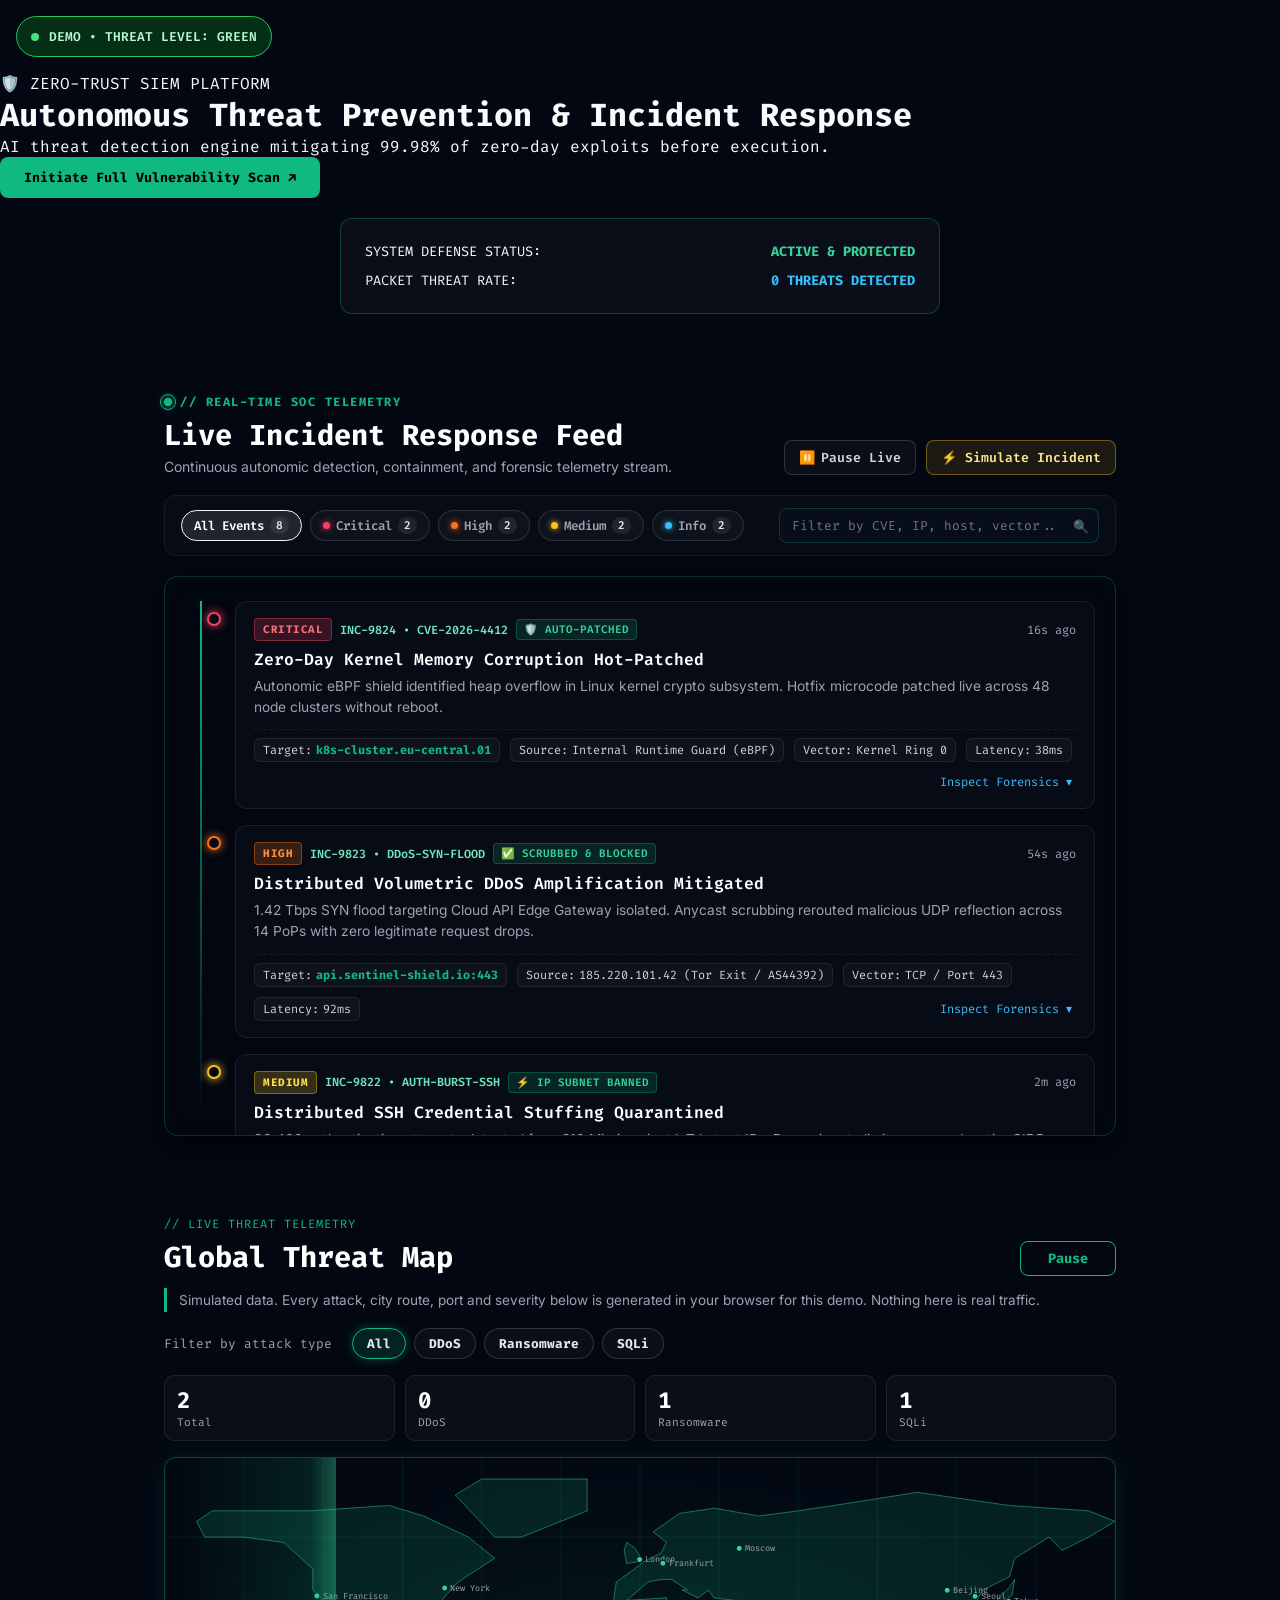
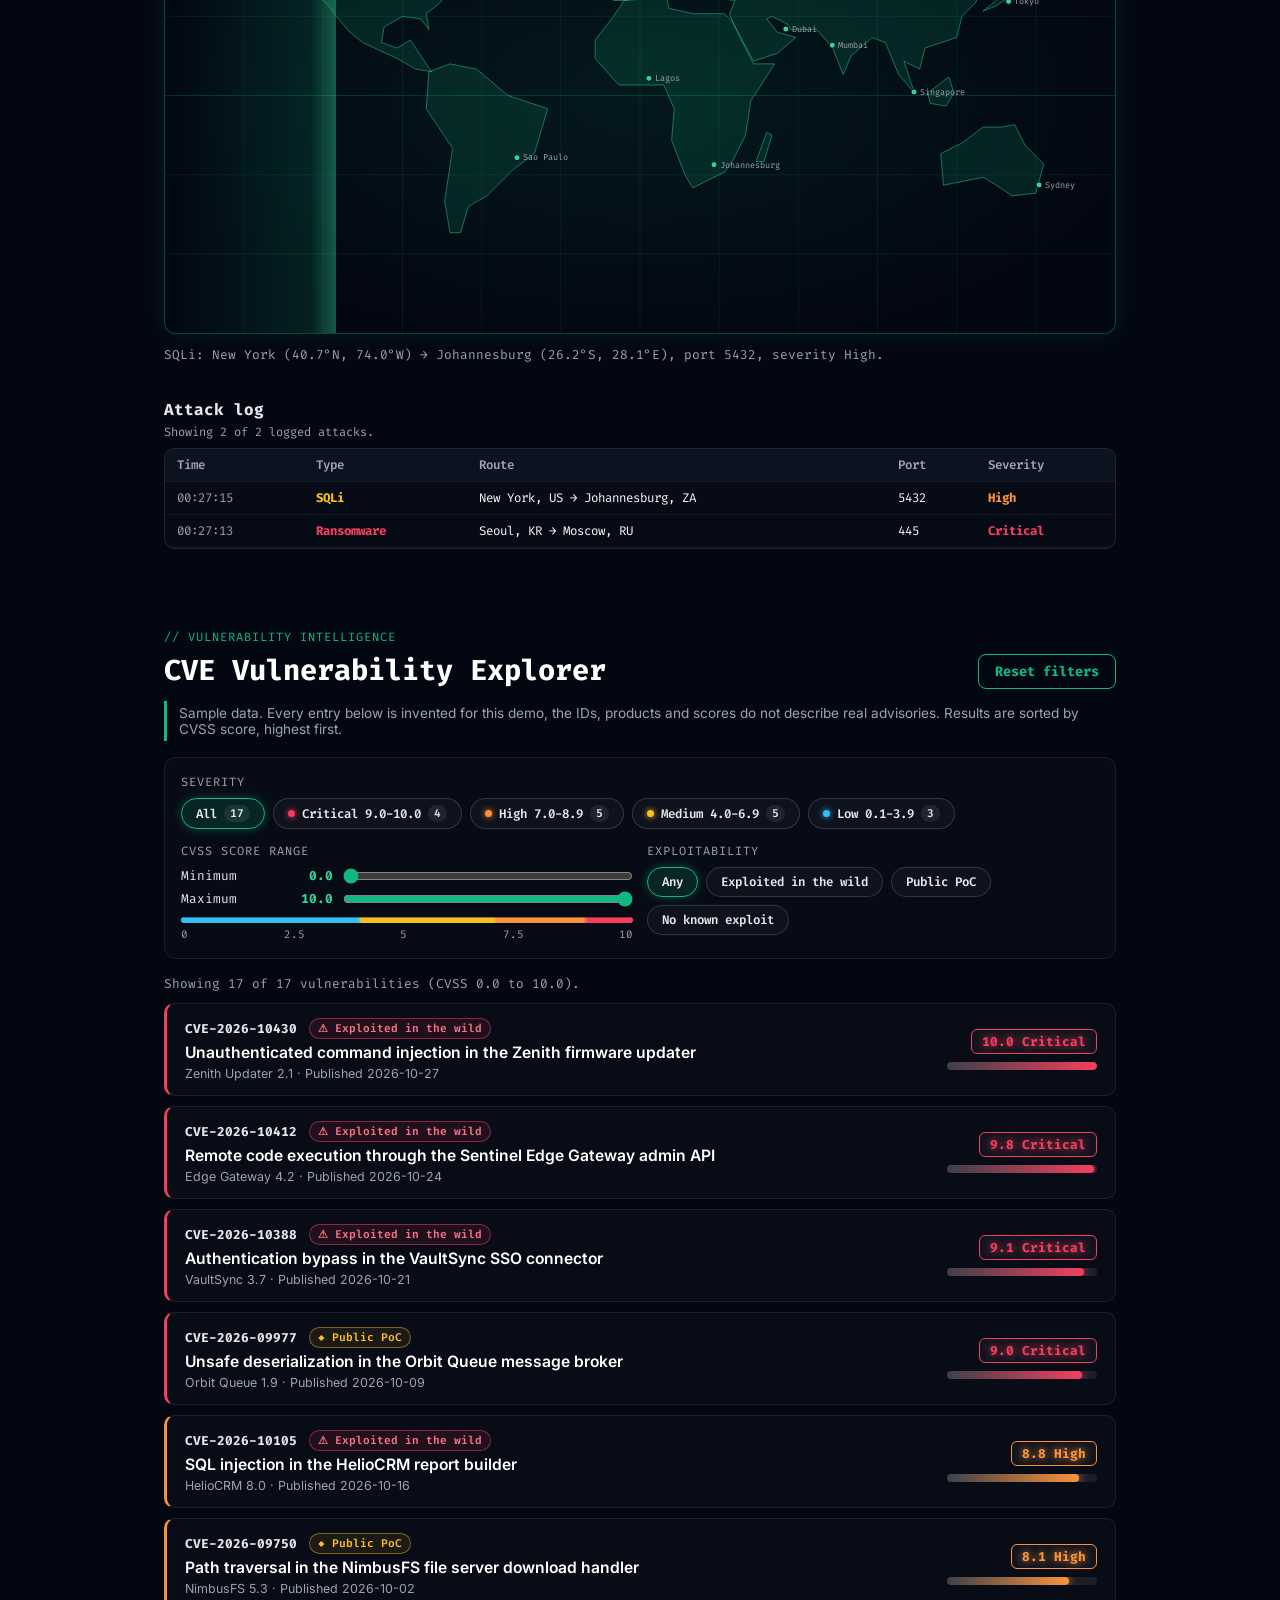
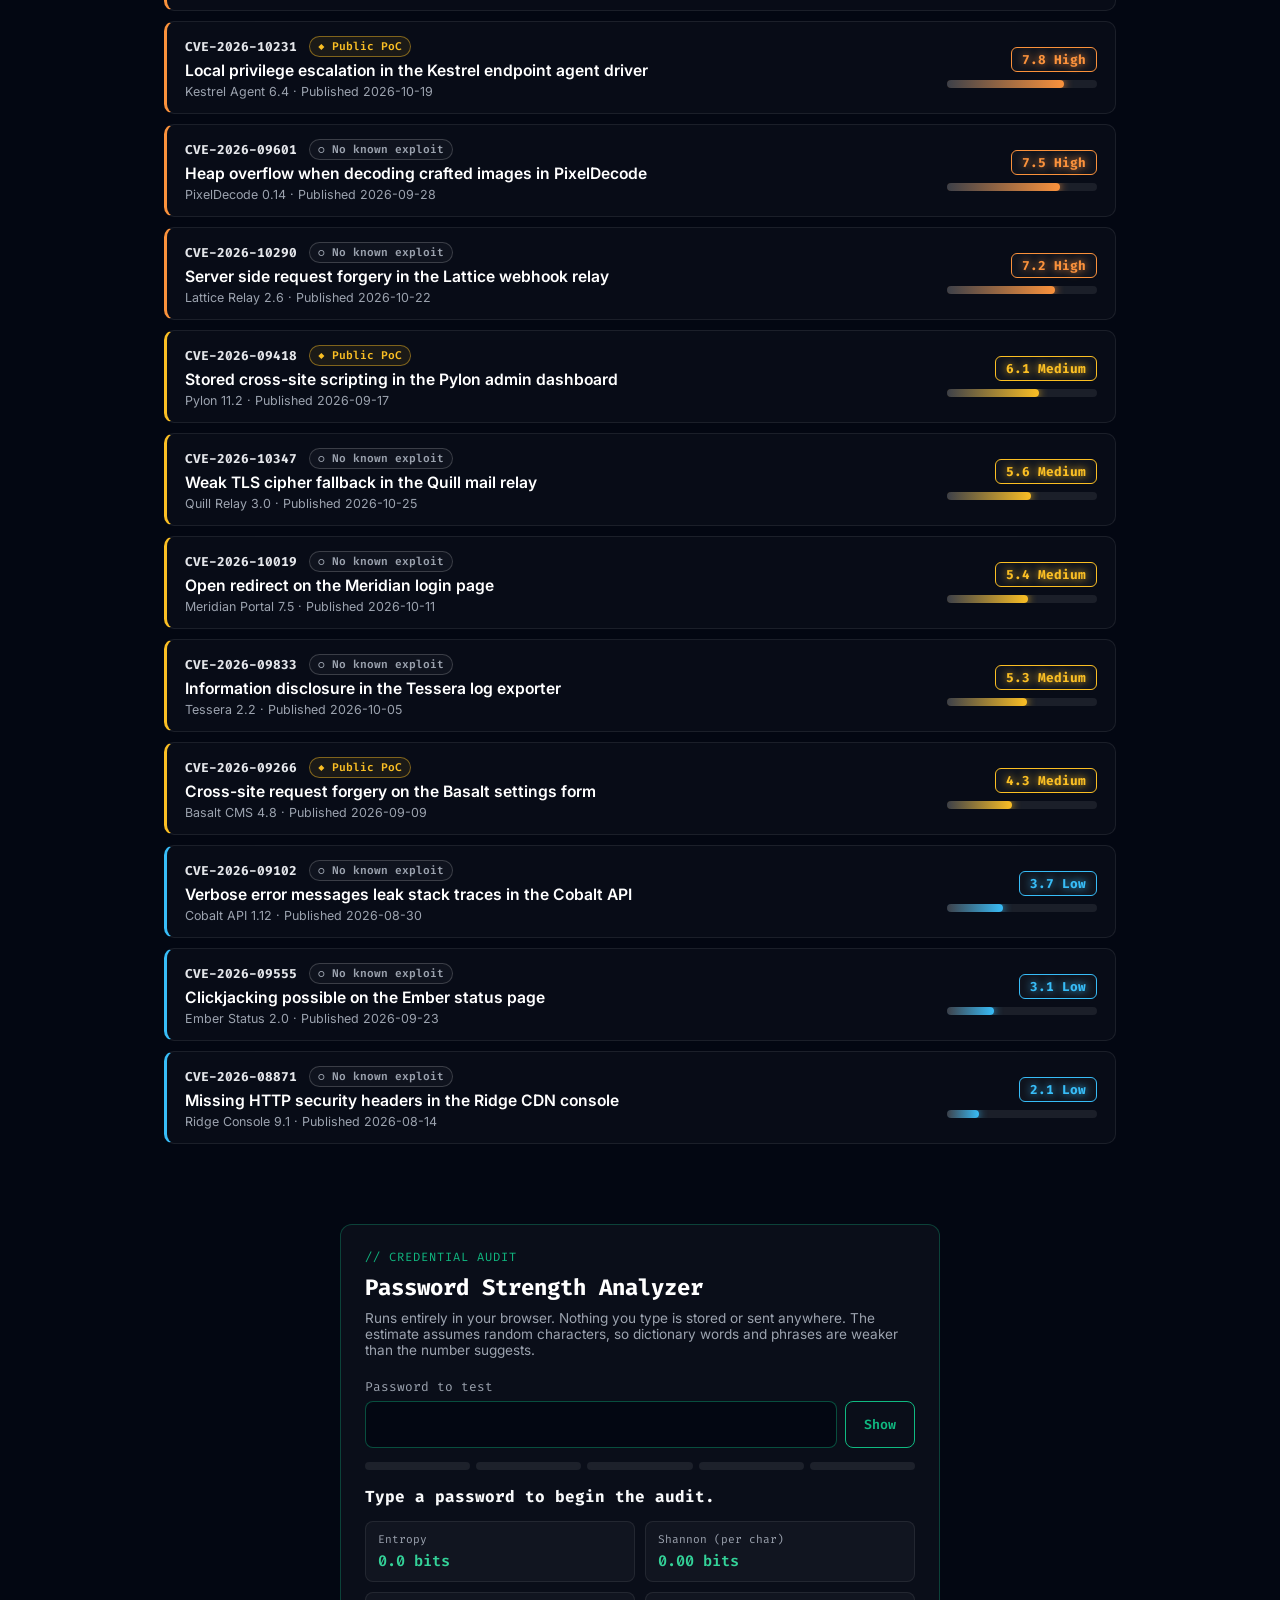
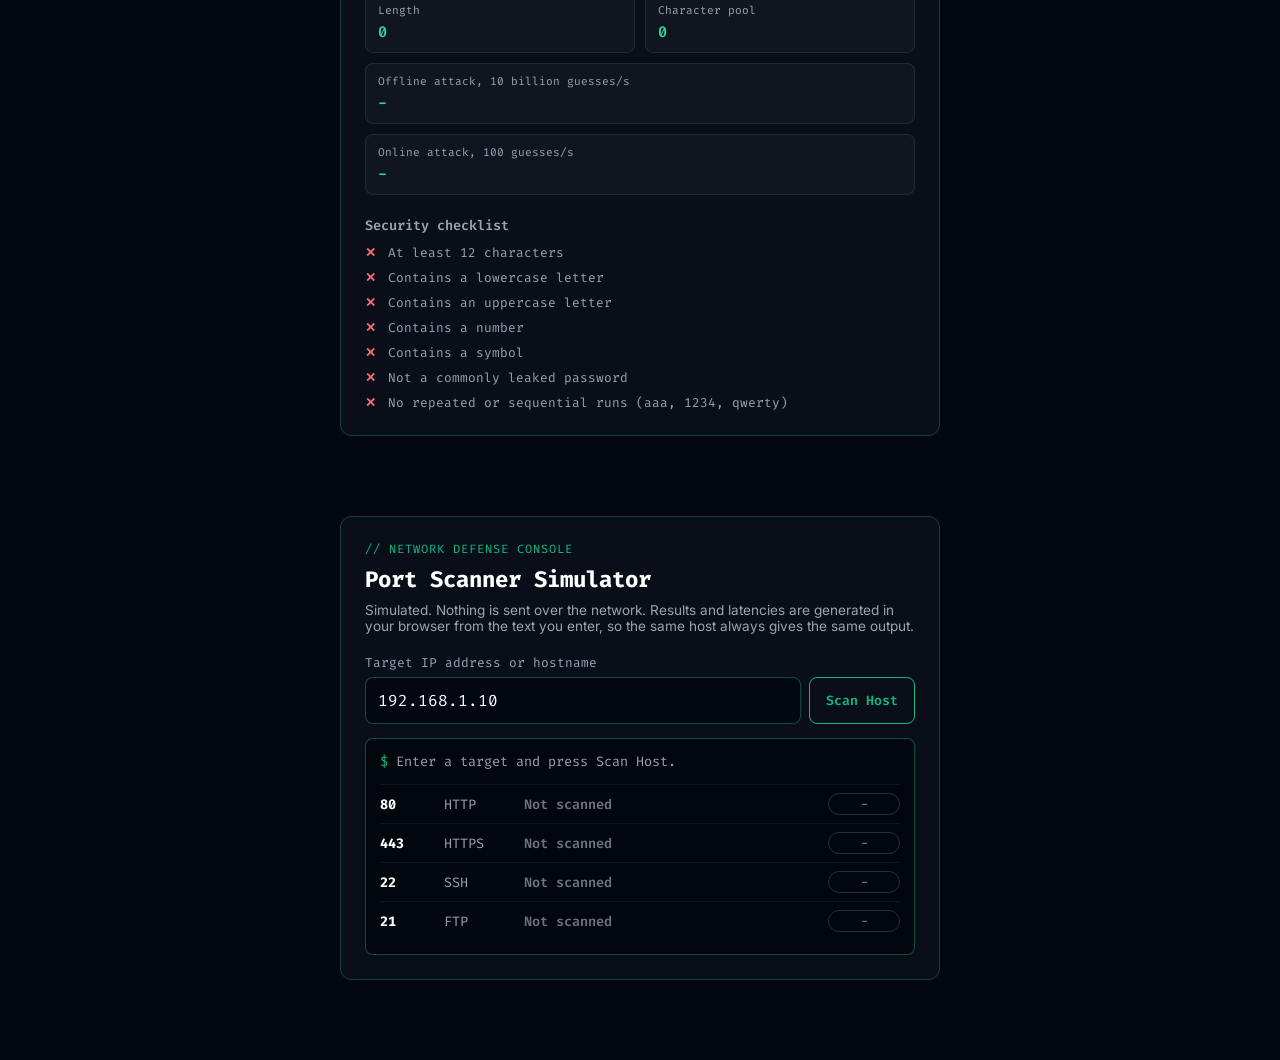
<file: public/showcase/cybersecurity-sentinel/index.html>
<!DOCTYPE html>
<html lang="en">
<head>
  <meta charset="UTF-8" />
  <meta name="viewport" content="width=device-width, initial-scale=1.0" />
  <title>Sentinel — Zero-Trust Cyber Threat Shield</title>
  <link rel="stylesheet" href="styles.css" />
  <link rel="preconnect" href="https://fonts.googleapis.com">
  <link rel="preconnect" href="https://fonts.gstatic.com" crossorigin>
  <link href="https://fonts.googleapis.com/css2?family=Fira+Code:wght@400;600;700&family=Inter:wght@400;600&display=swap" rel="stylesheet">
</head>
<body>
  <header className="hero">
    <div class="soc-status"><span class="soc-status-dot" aria-hidden="true"></span><span>DEMO • THREAT LEVEL: GREEN</span></div>
    <div className="badge">🛡️ ZERO-TRUST SIEM PLATFORM</div>
    <h1>Autonomous Threat Prevention &amp; Incident Response</h1>
    <p>AI threat detection engine mitigating 99.98% of zero-day exploits before execution.</p>
    <button class="scan-btn" id="heroScanBtn" onclick="runSecurityScan()">Initiate Full Vulnerability Scan ↗</button>
  </header>

  <section class="status-box">
    <div class="status-row"><span class="title">SYSTEM DEFENSE STATUS:</span> <span class="val-secure">ACTIVE &amp; PROTECTED</span></div>
    <div class="status-row"><span class="title">PACKET THREAT RATE:</span> <span class="val-rate">0 THREATS DETECTED</span></div>
  </section>

  <!-- ===== BEGIN Live Incident Response Filterable Timeline Feed (Issue #57) ===== -->
  <section class="incident-feed" id="incidentFeed" aria-labelledby="feedTitle">
    <div class="feed-header">
      <div>
        <div class="feed-live-status">
          <span class="live-pulse-dot" aria-hidden="true"></span>
          <span class="feed-tag">// REAL-TIME SOC TELEMETRY</span>
        </div>
        <h2 id="feedTitle">Live Incident Response Feed</h2>
        <p class="feed-subtitle">Continuous autonomic detection, containment, and forensic telemetry stream.</p>
      </div>

      <div class="feed-controls">
        <button type="button" class="feed-ctrl-btn" id="feedTogglePause" aria-label="Pause live stream">
          <span class="ctrl-icon" id="feedPauseIcon">⏸️</span>
          <span id="feedPauseText">Pause Live</span>
        </button>
        <button type="button" class="feed-ctrl-btn highlight" id="feedInjectBtn">
          <span>⚡ Simulate Incident</span>
        </button>
      </div>
    </div>

    <!-- Severity Filter Bar & Search -->
    <div class="feed-toolbar">
      <div class="severity-filters" id="severityFilters" role="radiogroup" aria-label="Filter incidents by severity">
        <button type="button" class="sev-pill active" data-severity="all" role="radio" aria-checked="true">
          <span>All Events</span>
          <span class="sev-count" id="countAll">0</span>
        </button>
        <button type="button" class="sev-pill sev-critical" data-severity="critical" role="radio" aria-checked="false">
          <span class="sev-dot"></span>
          <span>Critical</span>
          <span class="sev-count" id="countCritical">0</span>
        </button>
        <button type="button" class="sev-pill sev-high" data-severity="high" role="radio" aria-checked="false">
          <span class="sev-dot"></span>
          <span>High</span>
          <span class="sev-count" id="countHigh">0</span>
        </button>
        <button type="button" class="sev-pill sev-medium" data-severity="medium" role="radio" aria-checked="false">
          <span class="sev-dot"></span>
          <span>Medium</span>
          <span class="sev-count" id="countMedium">0</span>
        </button>
        <button type="button" class="sev-pill sev-info" data-severity="info" role="radio" aria-checked="false">
          <span class="sev-dot"></span>
          <span>Info</span>
          <span class="sev-count" id="countInfo">0</span>
        </button>
      </div>

      <div class="feed-search-wrap">
        <label for="incidentSearch" class="sr-only">Search incidents</label>
        <input type="search" id="incidentSearch" class="feed-search-input" placeholder="Filter by CVE, IP, host, vector..." autocomplete="off" spellcheck="false" />
        <span class="search-icon" aria-hidden="true">🔍</span>
      </div>
    </div>

    <!-- Timeline Event Stream -->
    <div class="timeline-container" id="timelineContainer" role="feed" aria-live="polite" aria-busy="false" aria-label="Incident response timeline">
      <div class="timeline-rail" aria-hidden="true"></div>
      <div class="timeline-stream" id="timelineStream">
        <!-- Rendered dynamically via JavaScript -->
      </div>
      <div class="timeline-empty" id="timelineEmpty" hidden>
        <p>No security incidents match the selected filter criteria.</p>
        <button type="button" class="feed-ctrl-btn" id="feedResetFilter">Reset Filters</button>
      </div>
    </div>
  </section>
  <!-- ===== END Live Incident Response Timeline Feed ===== -->

  <!-- ===== BEGIN issue #97: global threat map ===== -->
  <section class="tm" id="threat-map" aria-labelledby="tm-title">
    <div class="tm-head">
      <div>
        <span class="tm-tag">// LIVE THREAT TELEMETRY</span>
        <h2 id="tm-title">Global Threat Map</h2>
      </div>
      <button type="button" class="tm-pause" id="tm-pause">Pause</button>
    </div>
    <p class="tm-disclaimer" role="note">Simulated data. Every attack, city route, port and severity below is generated in your browser for this demo. Nothing here is real traffic.</p>

    <fieldset class="tm-filter" id="tm-filter">
      <legend>Filter by attack type</legend>
      <label><input type="radio" name="tm-type" value="all" checked /><span>All</span></label>
      <label><input type="radio" name="tm-type" value="DDoS" /><span class="tm-k-ddos">DDoS</span></label>
      <label><input type="radio" name="tm-type" value="Ransomware" /><span class="tm-k-ransomware">Ransomware</span></label>
      <label><input type="radio" name="tm-type" value="SQLi" /><span class="tm-k-sqli">SQLi</span></label>
    </fieldset>

    <div class="tm-stats" id="tm-stats" aria-label="Attack counters">
      <div><span class="tm-stat-n" id="tm-count-all">0</span><span class="tm-stat-l">Total</span></div>
      <div><span class="tm-stat-n tm-k-ddos" id="tm-count-DDoS">0</span><span class="tm-stat-l">DDoS</span></div>
      <div><span class="tm-stat-n tm-k-ransomware" id="tm-count-Ransomware">0</span><span class="tm-stat-l">Ransomware</span></div>
      <div><span class="tm-stat-n tm-k-sqli" id="tm-count-SQLi">0</span><span class="tm-stat-l">SQLi</span></div>
    </div>

    <div class="tm-map-wrap" id="tm-map-wrap">
      <svg id="tm-map" viewBox="0 0 1000 500" role="img" aria-label="Simplified equirectangular world map with animated arcs for simulated attacks between city nodes. The attack log below lists each one in text.">
        <g id="tm-grid"></g>
        <g id="tm-land"></g>
        <g id="tm-arcs"></g>
        <g id="tm-nodes"></g>
      </svg>
      <div class="tm-sweep" aria-hidden="true"></div>
    </div>
    <p class="tm-latest" id="tm-latest">Waiting for the first simulated attack...</p>

    <h3 class="tm-sub" id="tm-log-title">Attack log</h3>
    <p class="tm-showing" id="tm-showing"></p>
    <div class="tm-log-wrap" id="tm-log-wrap" tabindex="0" role="log" aria-live="off" aria-labelledby="tm-log-title">
      <table class="tm-log">
        <thead><tr><th scope="col">Time</th><th scope="col">Type</th><th scope="col">Route</th><th scope="col">Port</th><th scope="col">Severity</th></tr></thead>
        <tbody id="tm-log-body"></tbody>
      </table>
      <p class="tm-empty" id="tm-empty" hidden>No attacks of this type yet.</p>
    </div>
  </section>
  <!-- ===== END issue #97 ===== -->

  <!-- ===== BEGIN issue #182: CVE vulnerability explorer ===== -->
  <section class="cve" id="cveExplorer" aria-labelledby="cveTitle">
    <div class="cve-head">
      <div>
        <span class="cve-tag">// VULNERABILITY INTELLIGENCE</span>
        <h2 id="cveTitle">CVE Vulnerability Explorer</h2>
      </div>
      <button type="button" class="cve-reset" id="cveReset">Reset filters</button>
    </div>
    <p class="cve-disclaimer" role="note">Sample data. Every entry below is invented for this demo, the IDs, products and scores do not describe real advisories. Results are sorted by CVSS score, highest first.</p>

    <div class="cve-controls">
      <fieldset class="cve-fieldset cve-severity" id="cveSeverity">
        <legend>Severity</legend>
        <div class="cve-pills">
          <label><input type="radio" name="cve-sev" value="all" checked /><span class="cve-pill">All <small id="cveCountAll">0</small></span></label>
          <label><input type="radio" name="cve-sev" value="critical" /><span class="cve-pill cve-p-critical"><i class="cve-dot" aria-hidden="true"></i>Critical 9.0-10.0 <small id="cveCountCritical">0</small></span></label>
          <label><input type="radio" name="cve-sev" value="high" /><span class="cve-pill cve-p-high"><i class="cve-dot" aria-hidden="true"></i>High 7.0-8.9 <small id="cveCountHigh">0</small></span></label>
          <label><input type="radio" name="cve-sev" value="medium" /><span class="cve-pill cve-p-medium"><i class="cve-dot" aria-hidden="true"></i>Medium 4.0-6.9 <small id="cveCountMedium">0</small></span></label>
          <label><input type="radio" name="cve-sev" value="low" /><span class="cve-pill cve-p-low"><i class="cve-dot" aria-hidden="true"></i>Low 0.1-3.9 <small id="cveCountLow">0</small></span></label>
        </div>
      </fieldset>

      <fieldset class="cve-fieldset cve-range" id="cveRange">
        <legend>CVSS score range</legend>
        <div class="cve-slider-row">
          <label for="cveMin">Minimum <output id="cveMinOut" for="cveMin">0.0</output></label>
          <input type="range" id="cveMin" min="0" max="10" step="0.1" value="0" />
        </div>
        <div class="cve-slider-row">
          <label for="cveMax">Maximum <output id="cveMaxOut" for="cveMax">10.0</output></label>
          <input type="range" id="cveMax" min="0" max="10" step="0.1" value="10" />
        </div>
        <div class="cve-scale" aria-hidden="true"><span class="cve-scale-span" id="cveScaleSpan"></span></div>
        <div class="cve-scale-labels" aria-hidden="true"><span>0</span><span>2.5</span><span>5</span><span>7.5</span><span>10</span></div>
      </fieldset>

      <fieldset class="cve-fieldset cve-exploit" id="cveExploit">
        <legend>Exploitability</legend>
        <div class="cve-pills">
          <label><input type="radio" name="cve-ex" value="any" checked /><span class="cve-pill">Any</span></label>
          <label><input type="radio" name="cve-ex" value="active" /><span class="cve-pill">Exploited in the wild</span></label>
          <label><input type="radio" name="cve-ex" value="poc" /><span class="cve-pill">Public PoC</span></label>
          <label><input type="radio" name="cve-ex" value="none" /><span class="cve-pill">No known exploit</span></label>
        </div>
      </fieldset>
    </div>

    <p class="cve-showing" id="cveShowing" role="status" aria-live="polite" aria-atomic="true"></p>
    <ul class="cve-list" id="cveList" aria-label="Matching vulnerabilities"></ul>
    <div class="cve-empty" id="cveEmpty" hidden>
      <p>No vulnerabilities match this score range and exploitability filter.</p>
      <button type="button" class="cve-reset" id="cveEmptyReset">Reset filters</button>
    </div>
  </section>
  <!-- ===== END issue #182 ===== -->

  <section class="audit-card" id="passwordAudit" aria-labelledby="auditTitle">
    <div class="audit-tag">// CREDENTIAL AUDIT</div>
    <h2 id="auditTitle">Password Strength Analyzer</h2>
    <p class="audit-note">Runs entirely in your browser. Nothing you type is stored or sent anywhere. The estimate assumes random characters, so dictionary words and phrases are weaker than the number suggests.</p>

    <label class="audit-label" for="pwInput">Password to test</label>
    <div class="audit-input-row">
      <input type="password" id="pwInput" class="audit-input" autocomplete="new-password" autocapitalize="off" spellcheck="false" aria-describedby="auditSummary" />
      <button type="button" id="pwToggle" class="audit-toggle" aria-pressed="false" aria-controls="pwInput">Show</button>
    </div>

    <div class="meter" id="strengthMeter" aria-hidden="true" data-level="0">
      <span class="seg"></span><span class="seg"></span><span class="seg"></span><span class="seg"></span><span class="seg"></span>
    </div>

    <div class="audit-results" id="auditSummary" role="status" aria-live="polite" aria-atomic="true">
      <div class="verdict" id="verdict">Type a password to begin the audit.</div>
      <dl class="stats">
        <div><dt>Entropy</dt><dd id="statEntropy">0 bits</dd></div>
        <div><dt>Shannon (per char)</dt><dd id="statShannon">0 bits</dd></div>
        <div><dt>Length</dt><dd id="statLength">0</dd></div>
        <div><dt>Character pool</dt><dd id="statPool">0</dd></div>
        <div class="wide"><dt>Offline attack, 10 billion guesses/s</dt><dd id="statOffline">-</dd></div>
        <div class="wide"><dt>Online attack, 100 guesses/s</dt><dd id="statOnline">-</dd></div>
      </dl>
    </div>

    <h3 class="checklist-title" id="checklistTitle">Security checklist</h3>
    <ul class="checklist" aria-labelledby="checklistTitle">
      <li data-rule="length"><span class="mark" aria-hidden="true"></span><span class="rule-text">At least 12 characters</span><span class="sr-only status-text"></span></li>
      <li data-rule="lower"><span class="mark" aria-hidden="true"></span><span class="rule-text">Contains a lowercase letter</span><span class="sr-only status-text"></span></li>
      <li data-rule="upper"><span class="mark" aria-hidden="true"></span><span class="rule-text">Contains an uppercase letter</span><span class="sr-only status-text"></span></li>
      <li data-rule="digit"><span class="mark" aria-hidden="true"></span><span class="rule-text">Contains a number</span><span class="sr-only status-text"></span></li>
      <li data-rule="symbol"><span class="mark" aria-hidden="true"></span><span class="rule-text">Contains a symbol</span><span class="sr-only status-text"></span></li>
      <li data-rule="common"><span class="mark" aria-hidden="true"></span><span class="rule-text">Not a commonly leaked password</span><span class="sr-only status-text"></span></li>
      <li data-rule="pattern"><span class="mark" aria-hidden="true"></span><span class="rule-text">No repeated or sequential runs (aaa, 1234, qwerty)</span><span class="sr-only status-text"></span></li>
    </ul>
  </section>
  <!-- ===== BEGIN issue #183: network port scanner simulator ===== -->
  <section class="ps" id="portScanner" aria-labelledby="psTitle">
    <div class="ps-tag">// NETWORK DEFENSE CONSOLE</div>
    <h2 id="psTitle">Port Scanner Simulator</h2>
    <p class="ps-note" role="note">Simulated. Nothing is sent over the network. Results and latencies are generated in your browser from the text you enter, so the same host always gives the same output.</p>

    <form class="ps-form" id="psForm" novalidate>
      <label class="audit-label" for="psTarget">Target IP address or hostname</label>
      <div class="audit-input-row">
        <input type="text" id="psTarget" class="audit-input" value="192.168.1.10" autocomplete="off" autocapitalize="off" spellcheck="false" inputmode="url" aria-describedby="psError psStatus" />
        <button type="submit" class="audit-toggle ps-btn" id="psScanBtn">Scan Host</button>
      </div>
      <p class="ps-error" id="psError" role="alert" hidden></p>
    </form>

    <div class="ps-console" id="psConsole">
      <div class="ps-radar" id="psRadar" aria-hidden="true"></div>
      <p class="ps-status" id="psStatus" role="status" aria-live="polite">Enter a target and press Scan Host.</p>
      <ul class="ps-results" id="psResults" aria-label="Port scan results">
        <li class="ps-row" data-port="80"><span class="ps-port">80</span><span class="ps-svc">HTTP</span><span class="ps-state" data-state="idle">Not scanned</span><span class="ps-lat">-</span></li>
        <li class="ps-row" data-port="443"><span class="ps-port">443</span><span class="ps-svc">HTTPS</span><span class="ps-state" data-state="idle">Not scanned</span><span class="ps-lat">-</span></li>
        <li class="ps-row" data-port="22"><span class="ps-port">22</span><span class="ps-svc">SSH</span><span class="ps-state" data-state="idle">Not scanned</span><span class="ps-lat">-</span></li>
        <li class="ps-row" data-port="21"><span class="ps-port">21</span><span class="ps-svc">FTP</span><span class="ps-state" data-state="idle">Not scanned</span><span class="ps-lat">-</span></li>
      </ul>
    </div>
  </section>
  <!-- ===== END issue #183 ===== -->

  <script src="script.js"></script>
</body>
</html>
</file>
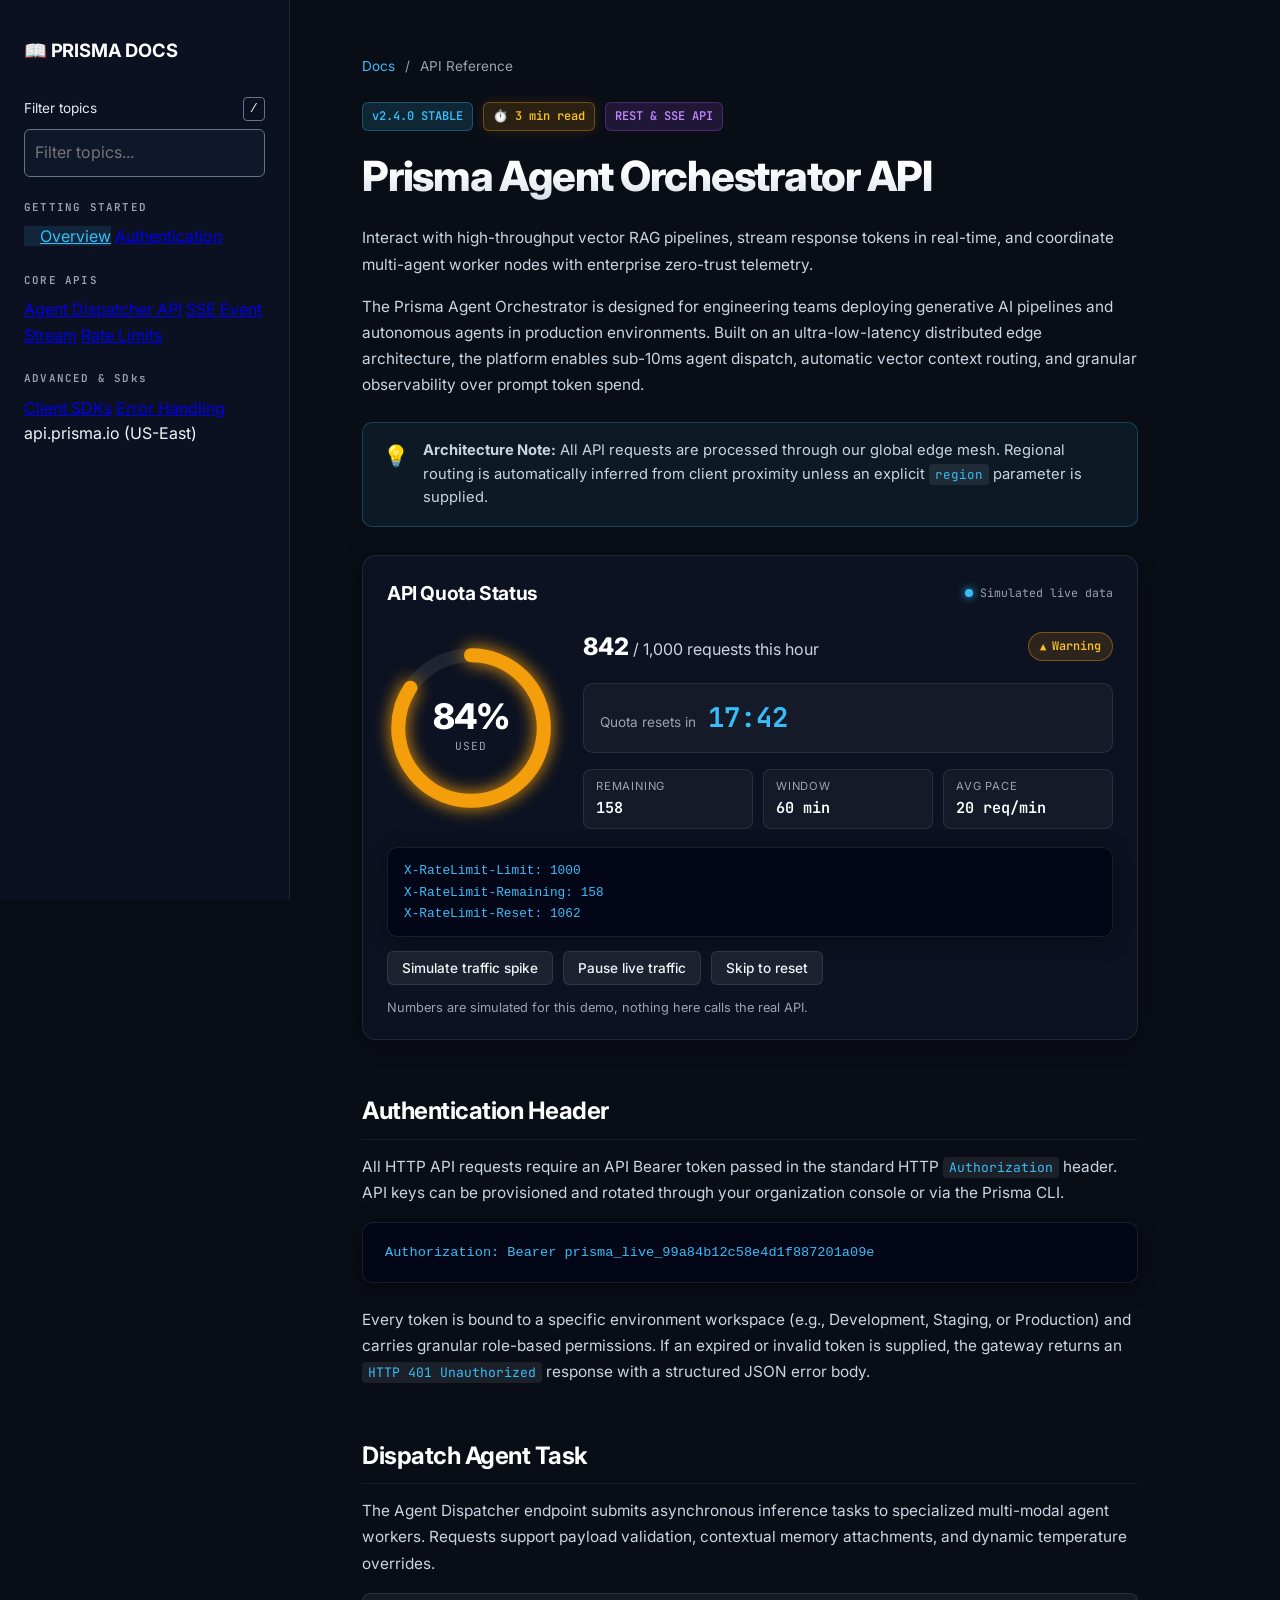
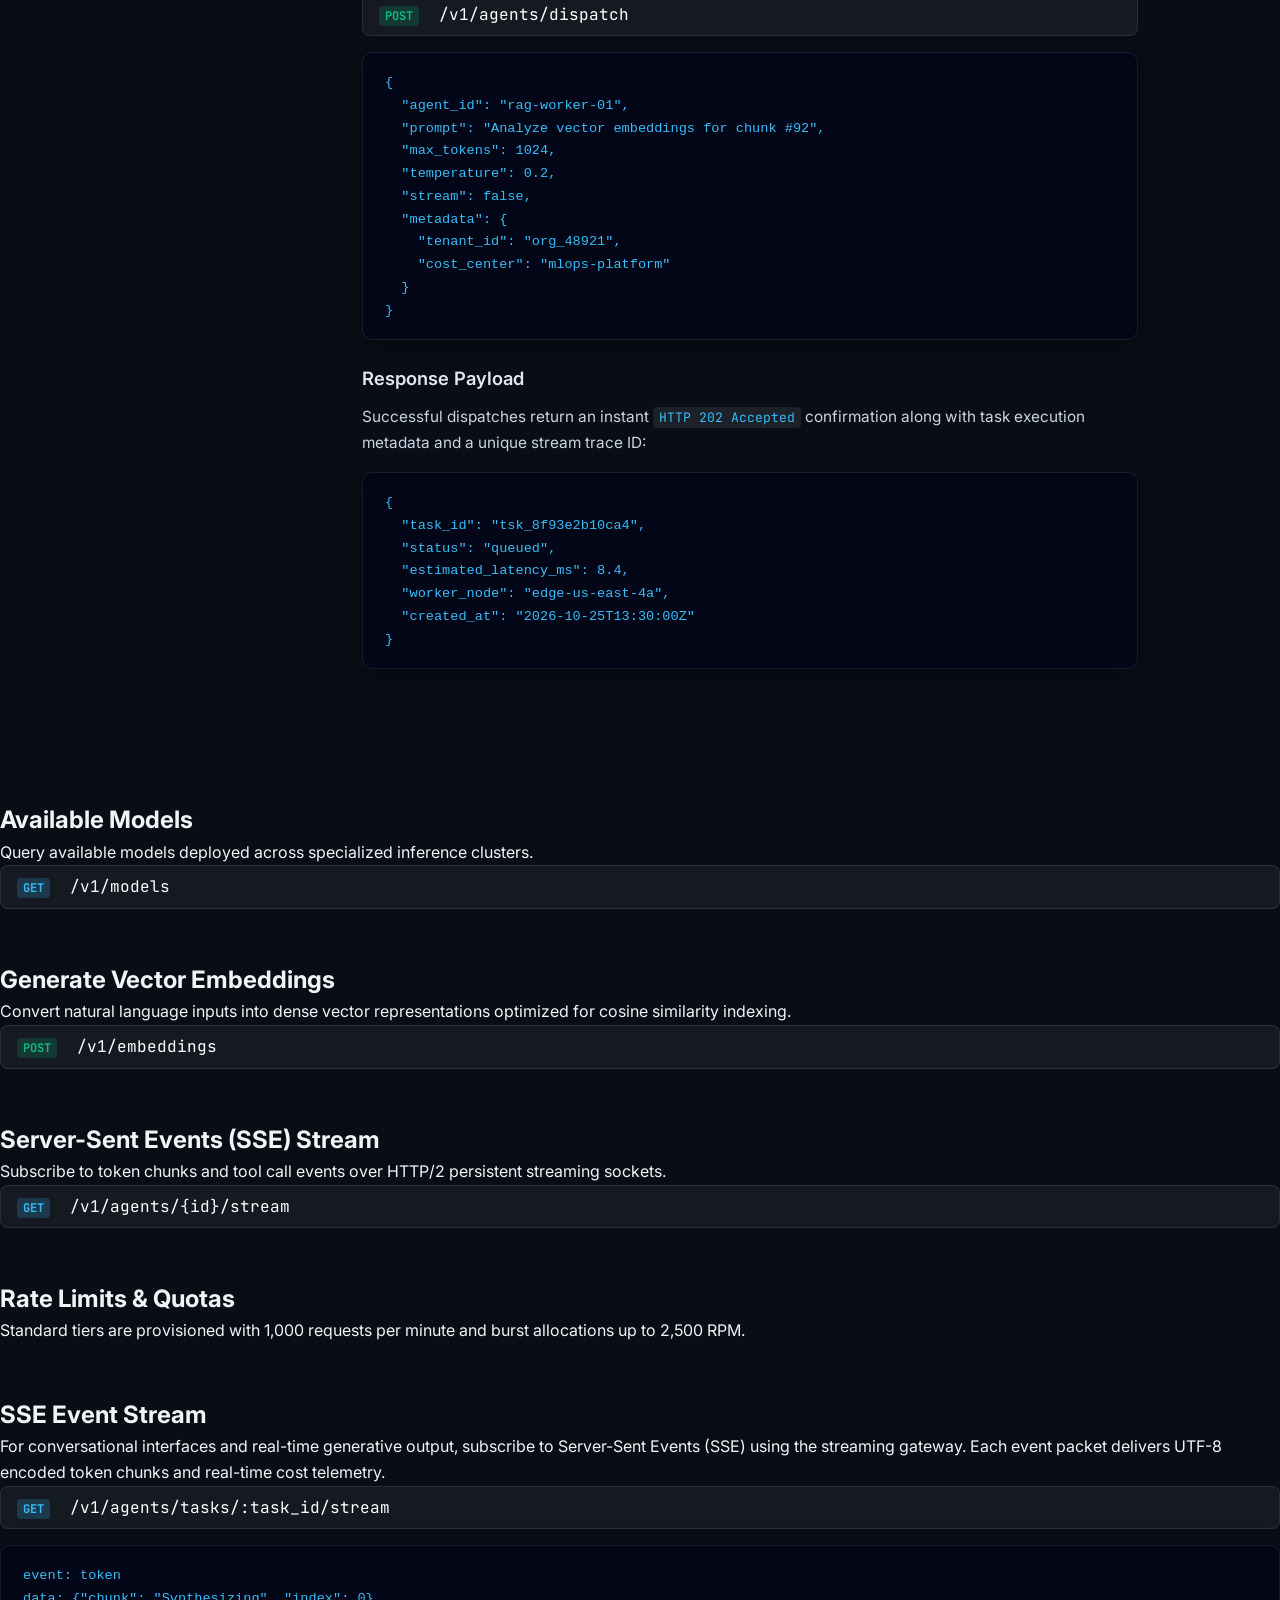
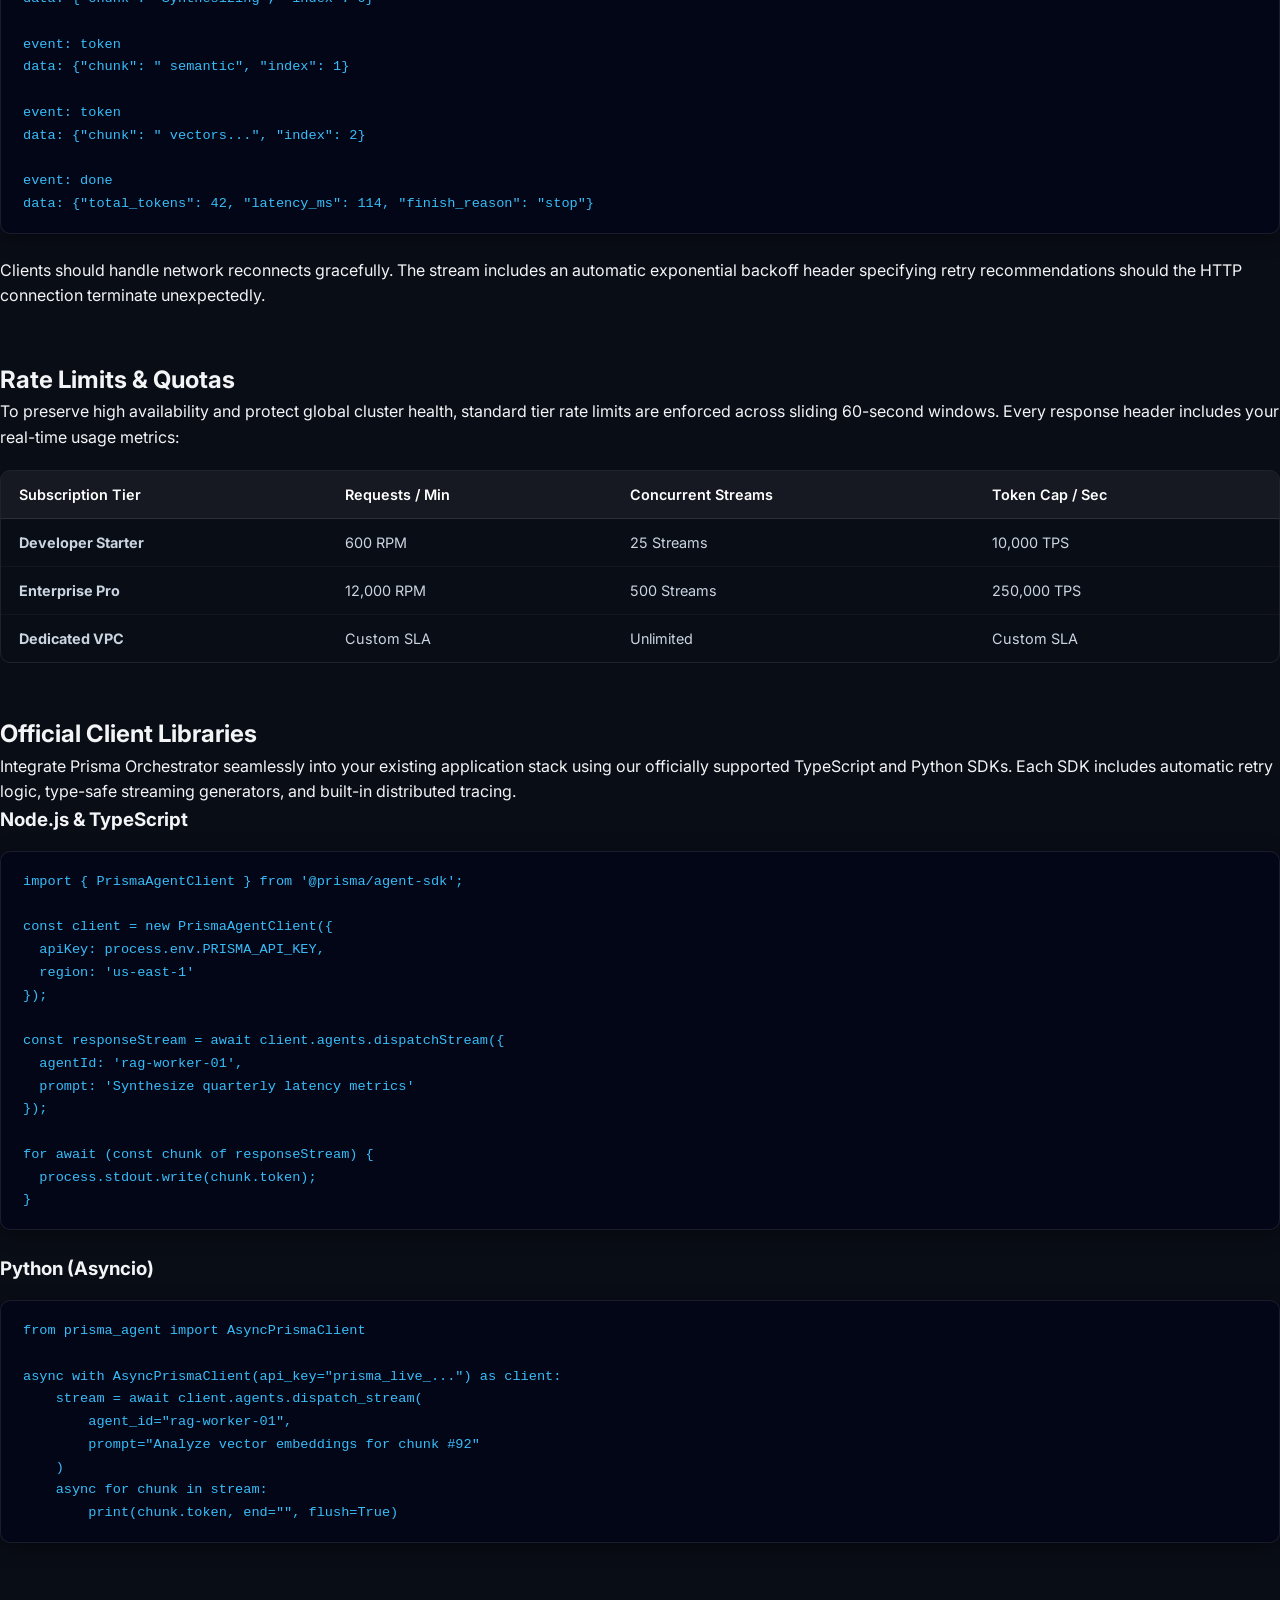
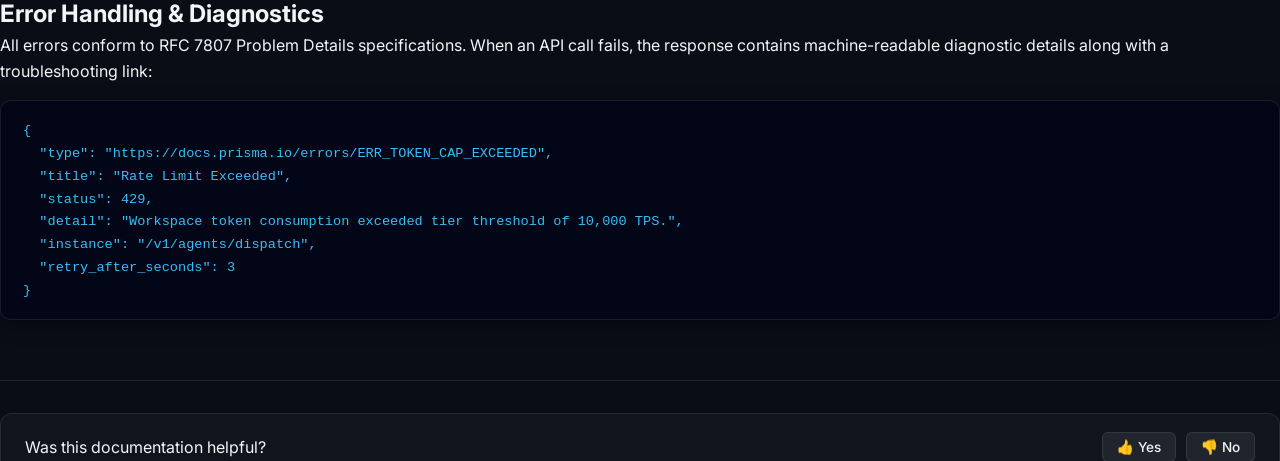
<file: public/showcase/docs-portal/index.html>
<!DOCTYPE html>
<html lang="en">
<head>
  <meta charset="UTF-8" />
  <meta name="viewport" content="width=device-width, initial-scale=1.0" />
  <title>Prisma API — Live Developer Documentation &amp; Request Playground</title>
  <meta name="description" content="Official Prisma API reference, interactive live request console, and multi-agent dispatch orchestration documentation." />
  <link rel="stylesheet" href="styles.css" />
  <link rel="preconnect" href="https://fonts.googleapis.com">
  <link rel="preconnect" href="https://fonts.gstatic.com" crossorigin>
  <link href="https://fonts.googleapis.com/css2?family=Inter:wght@400;500;600;700;800&family=JetBrains+Mono:wght@400;500;600;700&display=swap" rel="stylesheet">
</head>
<body>
  <!-- Fixed Top Reading Progress Bar -->
  <div class="scroll-progress-track">
    <div class="scroll-progress" id="scrollProgress" role="progressbar" aria-label="Reading progress" aria-valuenow="0" aria-valuemin="0" aria-valuemax="100"></div>
  </div>

  <div class="layout">
    <aside class="sidebar">
      <div class="logo">📖 PRISMA DOCS</div>
      <label class="topic-filter-label" for="topic-filter">Filter topics <kbd>/</kbd></label>
      <input type="search" id="topic-filter" class="topic-filter" placeholder="Filter topics..." aria-controls="doc-topic-nav" />
      <p id="topic-filter-status" class="topic-filter-status" role="status"></p>
      <nav class="doc-nav" id="doc-topic-nav">
        <div class="section-title">GETTING STARTED</div>
        <a href="#overview" class="nav-link active">Overview</a>
        <a href="#authentication" class="nav-link">Authentication</a>
        <div class="section-title">CORE APIS</div>
        <a href="#agents" class="nav-link">Agent Dispatcher API</a>
        <a href="#streaming" class="nav-link">SSE Event Stream</a>
        <a href="#rate-limits" class="nav-link">Rate Limits</a>
        <div class="section-title">ADVANCED & SDks</div>
        <a href="#sdk-quickstart" class="nav-link">Client SDKs</a>
        <a href="#error-codes" class="nav-link">Error Handling</a>
      </nav>

      <div class="sidebar-footer">
        <div class="env-pill">
          <span class="env-dot"></span>
          <span>api.prisma.io (US-East)</span>
        </div>
      </div>
    </aside>

    <main class="content" id="docArticle">
      <nav class="breadcrumbs" aria-label="Breadcrumb">
        <a href="#overview">Docs</a>
        <span aria-hidden="true">/</span>
        <span>API Reference</span>
      </nav>
      <!-- Article Header & Metadata -->
      <section id="overview" class="doc-section">
        <div class="meta-row">
          <span class="badge">v2.4.0 STABLE</span>
          <span class="badge read-time-badge" id="readTimeBadge">⏱️ 4 min read</span>
          <span class="badge category-badge">REST & SSE API</span>
        </div>

        <h1>Prisma Agent Orchestrator API</h1>
        <p class="lead">Interact with high-throughput vector RAG pipelines, stream response tokens in real-time, and coordinate multi-agent worker nodes with enterprise zero-trust telemetry.</p>

        <p>The Prisma Agent Orchestrator is designed for engineering teams deploying generative AI pipelines and autonomous agents in production environments. Built on an ultra-low-latency distributed edge architecture, the platform enables sub-10ms agent dispatch, automatic vector context routing, and granular observability over prompt token spend.</p>

        <div class="callout tip">
          <div class="callout-icon">💡</div>
          <div class="callout-body">
            <strong>Architecture Note:</strong> All API requests are processed through our global edge mesh. Regional routing is automatically inferred from client proximity unless an explicit <code>region</code> parameter is supplied.
          </div>
        </div>

        <!-- BEGIN issue #187: API quota status card -->
        <section class="quota-card" id="quota-card" aria-labelledby="quota-title">
          <div class="quota-head">
            <h2 class="quota-title" id="quota-title">API Quota Status</h2>
            <span class="quota-live" aria-hidden="true"><span class="quota-live-dot"></span>Simulated live data</span>
          </div>

          <div class="quota-body">
            <div class="quota-gauge" id="quota-gauge" role="meter" aria-label="Hourly request quota used" aria-valuemin="0" aria-valuemax="1000" aria-valuenow="842" aria-valuetext="842 of 1,000 requests used, 84 percent">
              <svg viewBox="0 0 120 120" class="quota-ring" aria-hidden="true" focusable="false">
                <circle class="quota-ring-track" cx="60" cy="60" r="52"></circle>
                <circle class="quota-ring-fill" id="quota-ring-fill" cx="60" cy="60" r="52"></circle>
              </svg>
              <div class="quota-gauge-label" aria-hidden="true">
                <span class="quota-percent" id="quota-percent">84%</span>
                <span class="quota-percent-sub">used</span>
              </div>
            </div>

            <div class="quota-info">
              <div class="quota-top-row">
                <p class="quota-count"><strong id="quota-used">842</strong> / <span id="quota-limit">1,000</span> requests this hour</p>
                <span class="quota-chip warning" id="quota-chip" role="status"><span class="quota-chip-icon" aria-hidden="true">▲</span><span id="quota-chip-text">Warning</span></span>
              </div>

              <div class="quota-reset">
                <span class="quota-reset-label" id="quota-reset-label">Quota resets in</span>
                <div class="quota-timer" role="timer" aria-labelledby="quota-reset-label"><time id="quota-countdown" datetime="PT17M43S">17:43</time></div>
              </div>

              <dl class="quota-stats">
                <div><dt>Remaining</dt><dd id="quota-remaining">158</dd></div>
                <div><dt>Window</dt><dd>60 min</dd></div>
                <div><dt>Avg pace</dt><dd id="quota-pace">20 req/min</dd></div>
              </dl>
            </div>
          </div>

          <p class="quota-limit-note" id="quota-limit-note" hidden>Limit reached. New requests get <code>HTTP 429</code> with a <code>retry_after_seconds</code> value until the window resets.</p>

          <pre class="code-block quota-headers" aria-label="Current rate limit response headers"><code id="quota-headers">X-RateLimit-Limit: 1000
X-RateLimit-Remaining: 158
X-RateLimit-Reset: 1063</code></pre>

          <div class="quota-actions">
            <button type="button" class="quota-btn" id="quota-spike">Simulate traffic spike</button>
            <button type="button" class="quota-btn" id="quota-pause">Pause live traffic</button>
            <button type="button" class="quota-btn" id="quota-skip">Skip to reset</button>
          </div>
          <p class="quota-event" id="quota-event" role="status">Numbers are simulated for this demo, nothing here calls the real API.</p>
        </section>
        <!-- END issue #187 -->
      </section>

      <!-- Authentication Section -->
      <section id="authentication" class="doc-section">
        <h2>Authentication Header</h2>
        <p>All HTTP API requests require an API Bearer token passed in the standard HTTP <code>Authorization</code> header. API keys can be provisioned and rotated through your organization console or via the Prisma CLI.</p>
        <pre class="code-block"><code>Authorization: Bearer prisma_live_99a84b12c58e4d1f887201a09e</code></pre>
        <p>Every token is bound to a specific environment workspace (e.g., Development, Staging, or Production) and carries granular role-based permissions. If an expired or invalid token is supplied, the gateway returns an <code>HTTP 401 Unauthorized</code> response with a structured JSON error body.</p>
      </section>

      <!-- Agent Dispatcher Section -->
      <section id="agents" class="doc-section">
        <h2>Dispatch Agent Task</h2>
        <p>The Agent Dispatcher endpoint submits asynchronous inference tasks to specialized multi-modal agent workers. Requests support payload validation, contextual memory attachments, and dynamic temperature overrides.</p>
        <div class="endpoint-pill post"><span class="method">POST</span> /v1/agents/dispatch</div>
        <pre class="code-block"><code>{
  "agent_id": "rag-worker-01",
  "prompt": "Analyze vector embeddings for chunk #92",
  "max_tokens": 1024,
  "temperature": 0.2,
  "stream": false,
  "metadata": {
    "tenant_id": "org_48921",
    "cost_center": "mlops-platform"
  }
}</code></pre>

        <h3>Response Payload</h3>
        <p>Successful dispatches return an instant <code>HTTP 202 Accepted</code> confirmation along with task execution metadata and a unique stream trace ID:</p>
        <pre class="code-block"><code>{
  "task_id": "tsk_8f93e2b10ca4",
  "status": "queued",
  "estimated_latency_ms": 8.4,
  "worker_node": "edge-us-east-4a",
  "created_at": "2026-10-25T13:30:00Z"
}</code></pre>
        </div>
      </section>

      <!-- Models & Capabilities Section -->
      <section id="models" class="doc-section">
        <h2>Available Models</h2>
        <p>Query available models deployed across specialized inference clusters.</p>
        <div class="endpoint-pill get"><span class="method">GET</span> /v1/models</div>
      </section>

      <!-- Vector Embeddings Section -->
      <section id="embeddings" class="doc-section">
        <h2>Generate Vector Embeddings</h2>
        <p>Convert natural language inputs into dense vector representations optimized for cosine similarity indexing.</p>
        <div class="endpoint-pill post"><span class="method">POST</span> /v1/embeddings</div>
      </section>

      <!-- SSE Event Stream Section -->
      <section id="streaming" class="doc-section">
        <h2>Server-Sent Events (SSE) Stream</h2>
        <p>Subscribe to token chunks and tool call events over HTTP/2 persistent streaming sockets.</p>
        <div class="endpoint-pill get"><span class="method">GET</span> /v1/agents/{id}/stream</div>
      </section>

      <!-- Rate Limits Section -->
      <section id="rate-limits" class="doc-section">
        <h2>Rate Limits &amp; Quotas</h2>
        <p>Standard tiers are provisioned with 1,000 requests per minute and burst allocations up to 2,500 RPM.</p>
      </section>

      <!-- SSE Streaming Section -->
      <section id="streaming" class="doc-section">
        <h2>SSE Event Stream</h2>
        <p>For conversational interfaces and real-time generative output, subscribe to Server-Sent Events (SSE) using the streaming gateway. Each event packet delivers UTF-8 encoded token chunks and real-time cost telemetry.</p>
        <div class="endpoint-pill get"><span class="method">GET</span> /v1/agents/tasks/:task_id/stream</div>
        <pre class="code-block"><code>event: token
data: {"chunk": "Synthesizing", "index": 0}

event: token
data: {"chunk": " semantic", "index": 1}

event: token
data: {"chunk": " vectors...", "index": 2}

event: done
data: {"total_tokens": 42, "latency_ms": 114, "finish_reason": "stop"}</code></pre>

        <p>Clients should handle network reconnects gracefully. The stream includes an automatic exponential backoff header specifying retry recommendations should the HTTP connection terminate unexpectedly.</p>
      </section>

      <!-- Rate Limits Section -->
      <section id="rate-limits" class="doc-section">
        <h2>Rate Limits & Quotas</h2>
        <p>To preserve high availability and protect global cluster health, standard tier rate limits are enforced across sliding 60-second windows. Every response header includes your real-time usage metrics:</p>
        <div class="table-container">
          <table class="doc-table">
            <thead>
              <tr>
                <th>Subscription Tier</th>
                <th>Requests / Min</th>
                <th>Concurrent Streams</th>
                <th>Token Cap / Sec</th>
              </tr>
            </thead>
            <tbody>
              <tr>
                <td><strong>Developer Starter</strong></td>
                <td>600 RPM</td>
                <td>25 Streams</td>
                <td>10,000 TPS</td>
              </tr>
              <tr>
                <td><strong>Enterprise Pro</strong></td>
                <td>12,000 RPM</td>
                <td>500 Streams</td>
                <td>250,000 TPS</td>
              </tr>
              <tr>
                <td><strong>Dedicated VPC</strong></td>
                <td>Custom SLA</td>
                <td>Unlimited</td>
                <td>Custom SLA</td>
              </tr>
            </tbody>
          </table>
        </div>
      </section>

      <!-- Client SDKs Section -->
      <section id="sdk-quickstart" class="doc-section">
        <h2>Official Client Libraries</h2>
        <p>Integrate Prisma Orchestrator seamlessly into your existing application stack using our officially supported TypeScript and Python SDKs. Each SDK includes automatic retry logic, type-safe streaming generators, and built-in distributed tracing.</p>
        
        <h3>Node.js & TypeScript</h3>
        <pre class="code-block"><code>import { PrismaAgentClient } from '@prisma/agent-sdk';

const client = new PrismaAgentClient({
  apiKey: process.env.PRISMA_API_KEY,
  region: 'us-east-1'
});

const responseStream = await client.agents.dispatchStream({
  agentId: 'rag-worker-01',
  prompt: 'Synthesize quarterly latency metrics'
});

for await (const chunk of responseStream) {
  process.stdout.write(chunk.token);
}</code></pre>

        <h3>Python (Asyncio)</h3>
        <pre class="code-block"><code>from prisma_agent import AsyncPrismaClient

async with AsyncPrismaClient(api_key="prisma_live_...") as client:
    stream = await client.agents.dispatch_stream(
        agent_id="rag-worker-01",
        prompt="Analyze vector embeddings for chunk #92"
    )
    async for chunk in stream:
        print(chunk.token, end="", flush=True)</code></pre>
      </section>

      <!-- Error Handling Section -->
      <section id="error-codes" class="doc-section">
        <h2>Error Handling & Diagnostics</h2>
        <p>All errors conform to RFC 7807 Problem Details specifications. When an API call fails, the response contains machine-readable diagnostic details along with a troubleshooting link:</p>
        <pre class="code-block"><code>{
  "type": "https://docs.prisma.io/errors/ERR_TOKEN_CAP_EXCEEDED",
  "title": "Rate Limit Exceeded",
  "status": 429,
  "detail": "Workspace token consumption exceeded tier threshold of 10,000 TPS.",
  "instance": "/v1/agents/dispatch",
  "retry_after_seconds": 3
}</code></pre>
      </section>

      <!-- Article Footer -->
      <footer class="doc-footer">
        <div class="feedback-box">
          <p>Was this documentation helpful?</p>
          <div class="feedback-btns">
            <button class="feedback-btn" id="helpfulYes">👍 Yes</button>
            <button class="feedback-btn" id="helpfulNo">👎 No</button>
          </div>
        </div>
        <p class="updated-time">Last updated: October 2026 • Contributed via Nexus Spring of Code</p>
      </footer>
    </main>
  </div>

  <script src="script.js"></script>
</body>
</html>
</file>
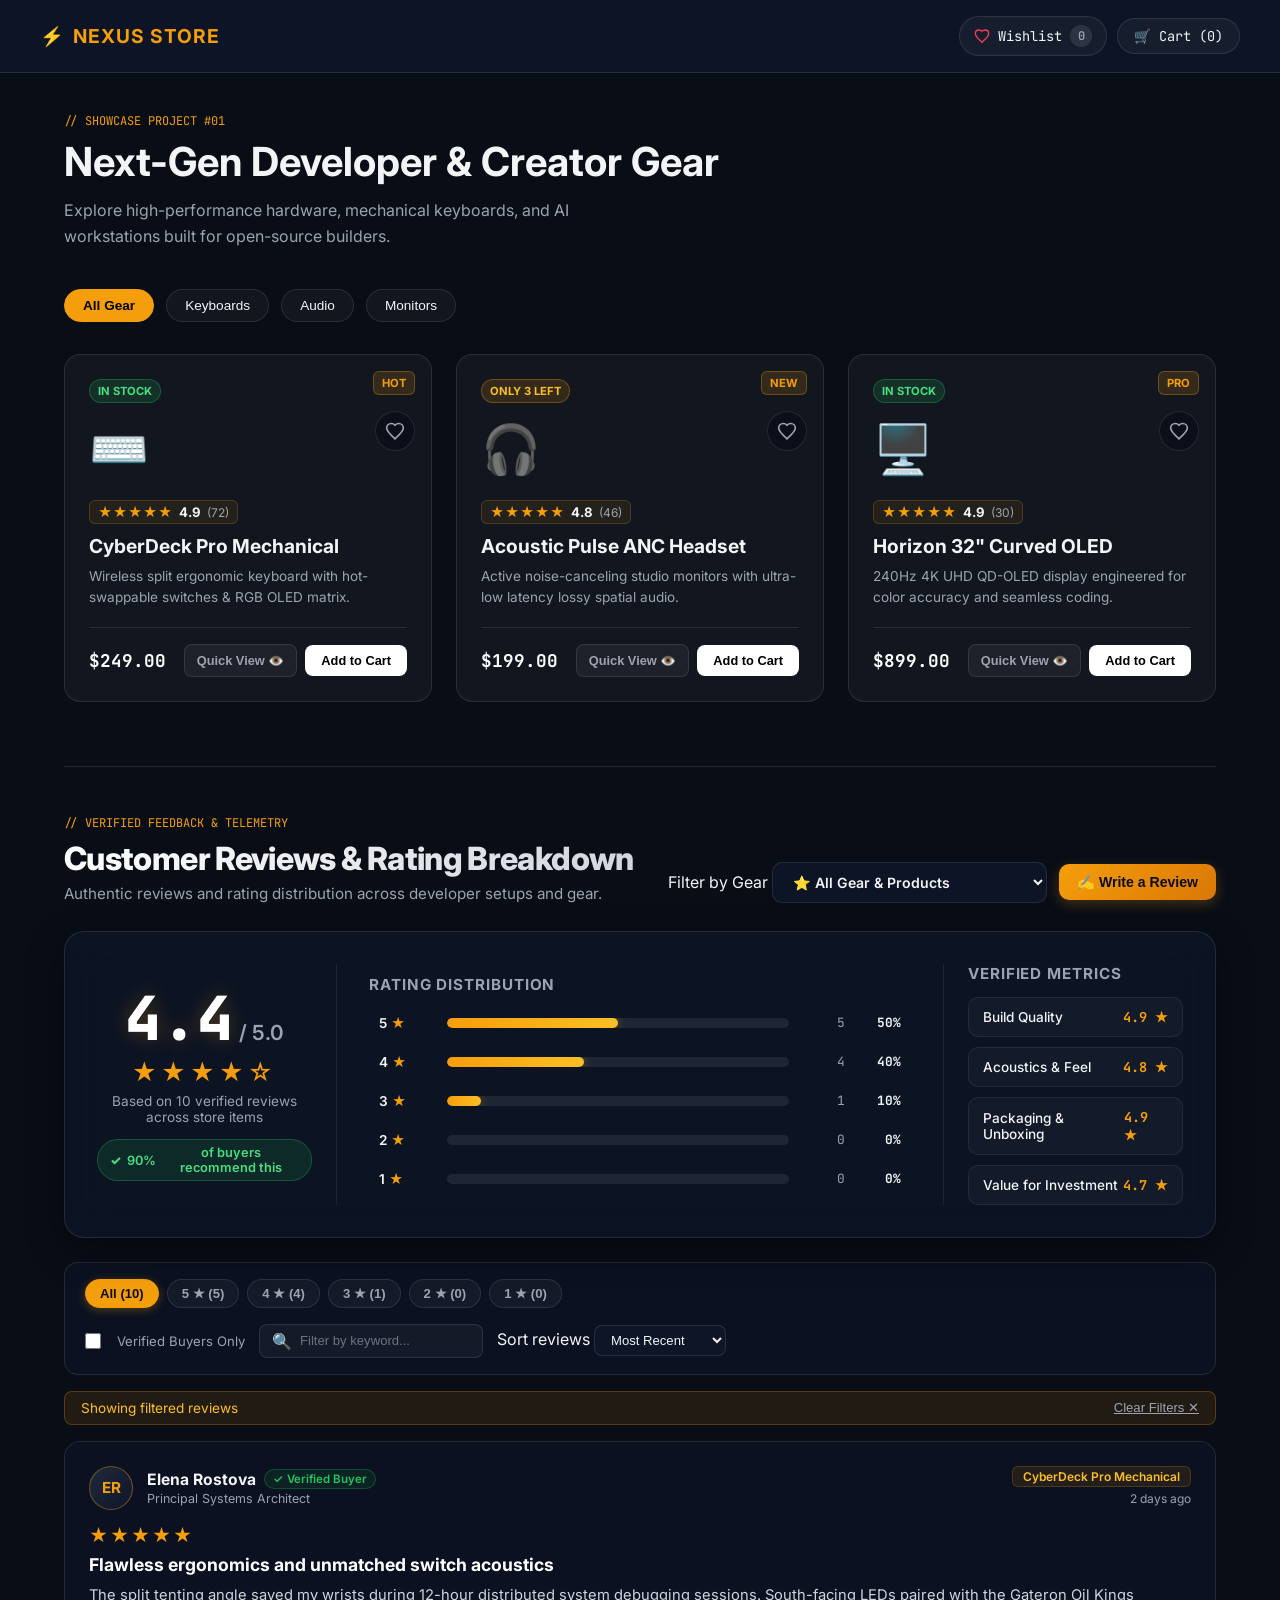
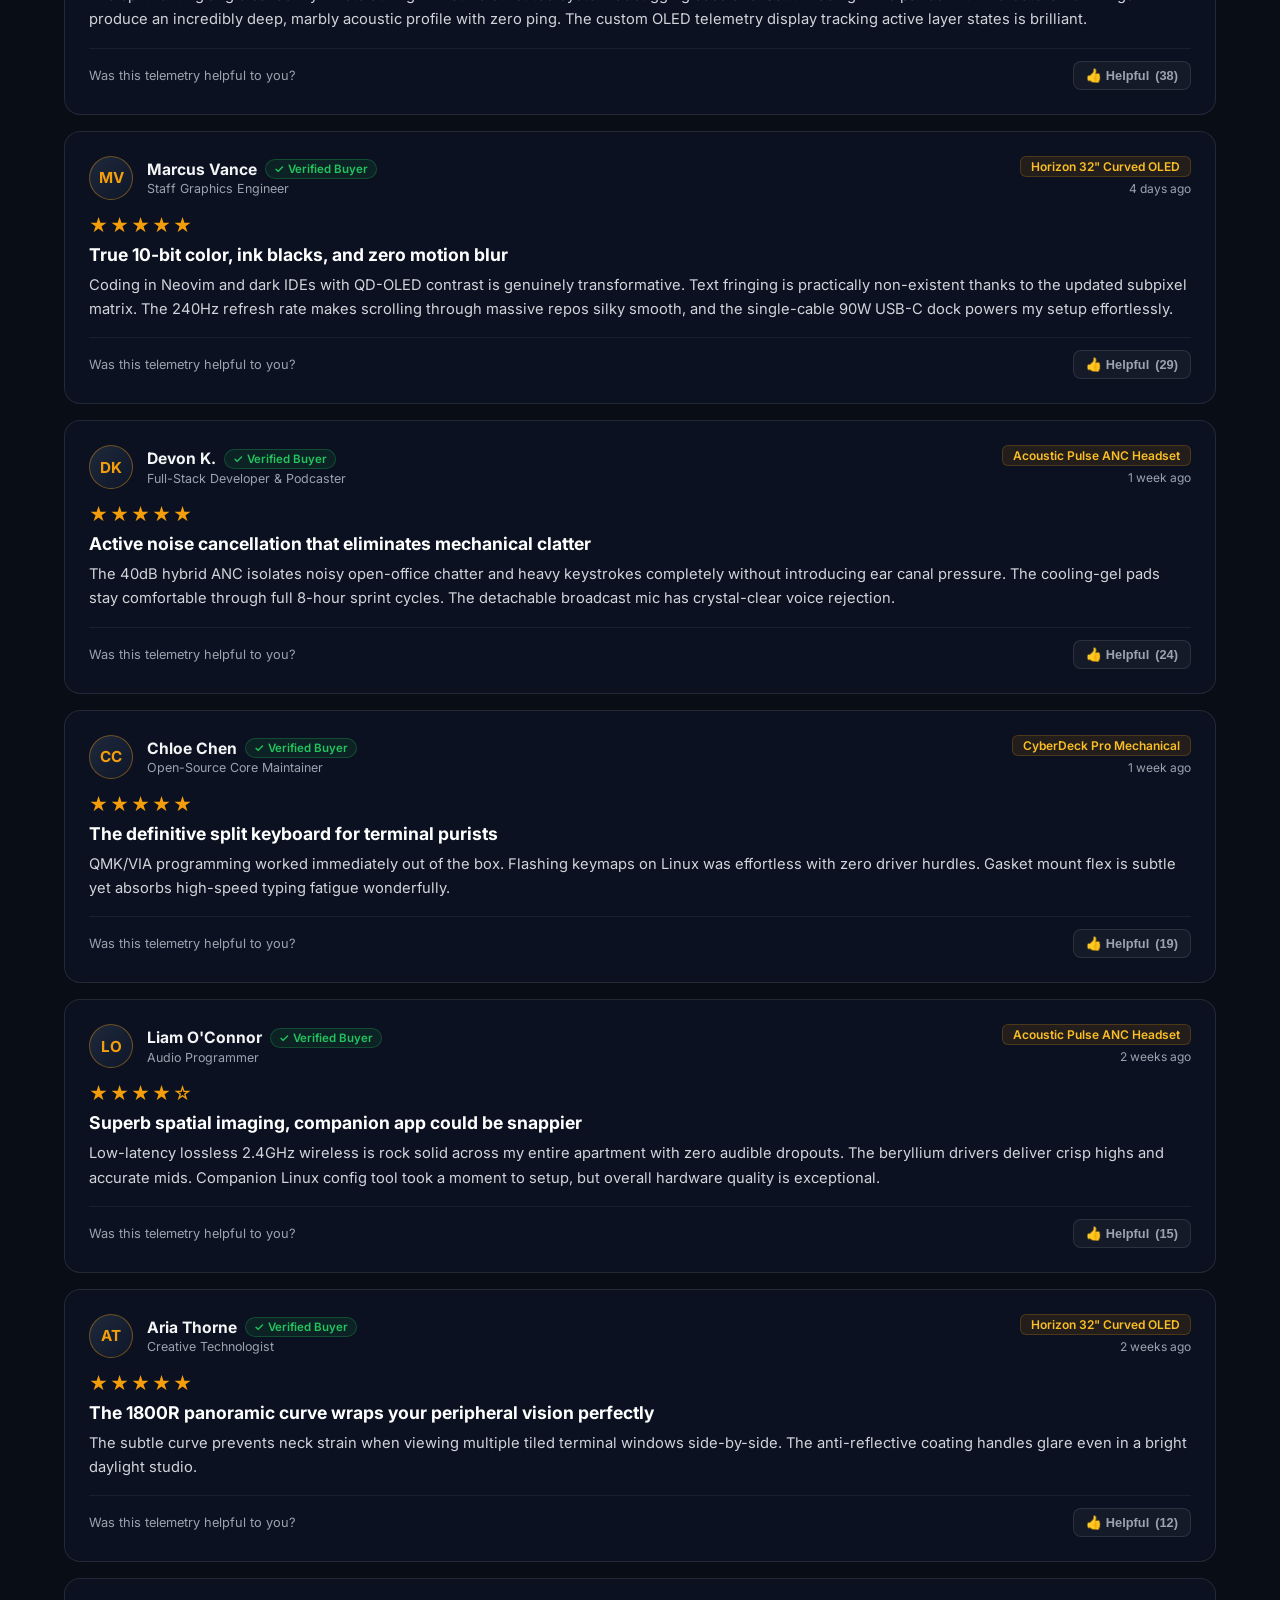
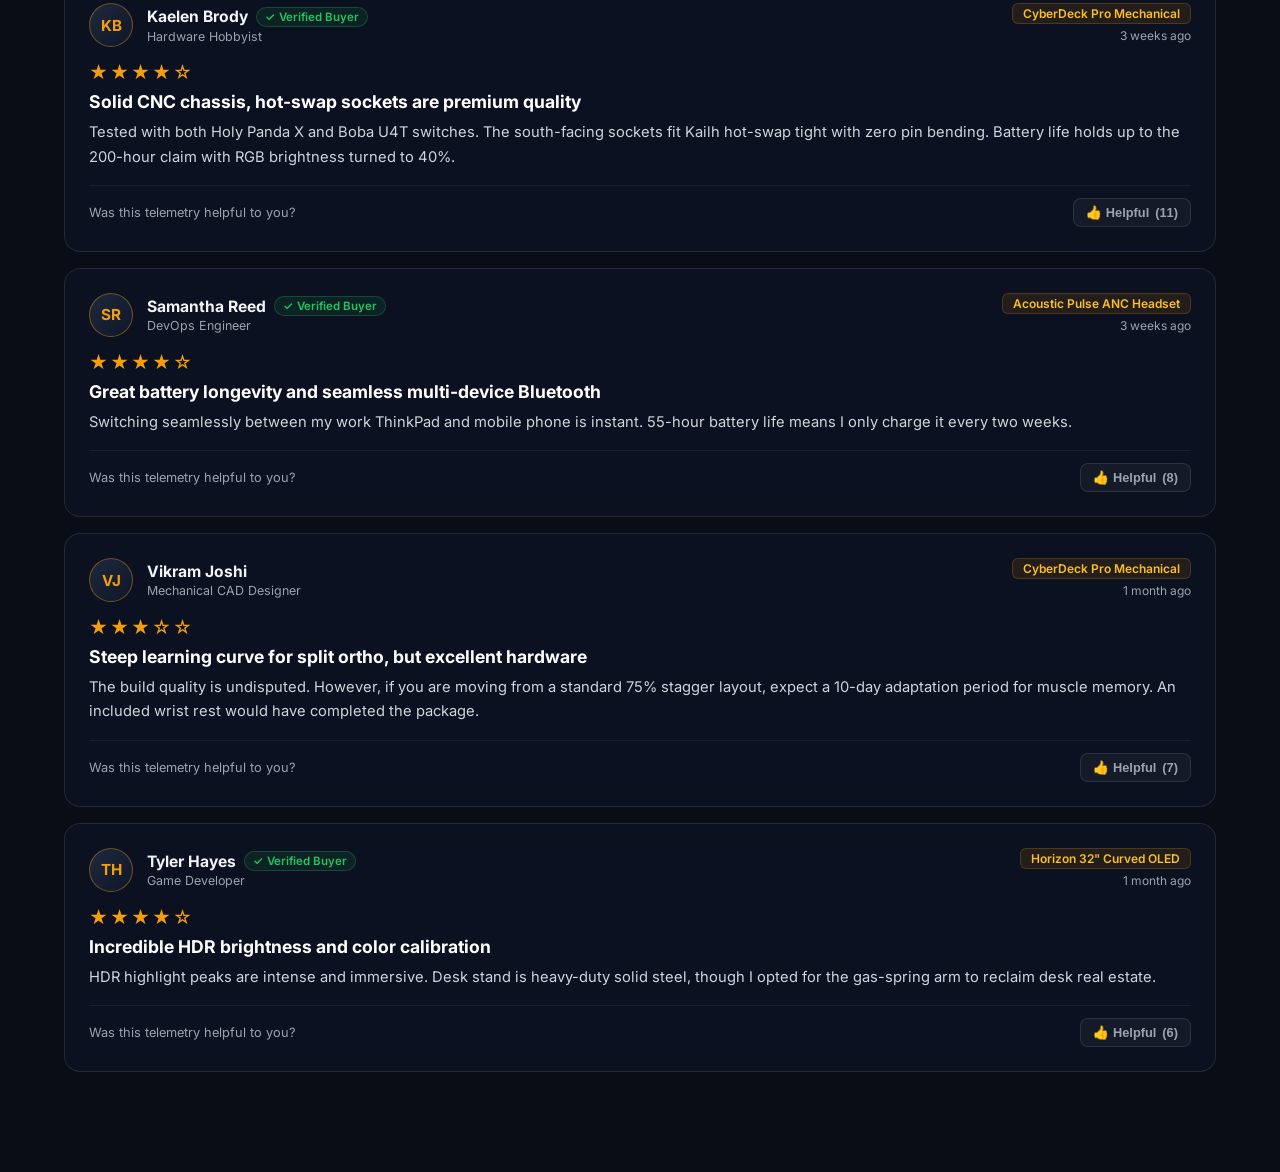
<file: public/showcase/ecommerce-store/index.html>
<!DOCTYPE html>
<html lang="en">
<head>
  <meta charset="UTF-8" />
  <meta name="viewport" content="width=device-width, initial-scale=1.0" />
  <title>Nexus Store — Next-Gen Gear Showcase</title>
  <link rel="stylesheet" href="styles.css" />
  <link rel="preconnect" href="https://fonts.googleapis.com">
  <link rel="preconnect" href="https://fonts.gstatic.com" crossorigin>
  <link href="https://fonts.googleapis.com/css2?family=Inter:wght@300;400;600;700&family=JetBrains+Mono:wght@400;600&display=swap" rel="stylesheet">
</head>
<body>
  <header class="navbar">
    <div class="nav-container">
      <div class="brand">
        <span class="brand-icon">⚡</span>
        <span class="brand-name">NEXUS STORE</span>
      </div>
      <div class="nav-actions">
        <!-- BEGIN issue #188: wishlist nav button -->
        <button type="button" class="wish-nav-btn" id="wishNavBtn" aria-haspopup="dialog" aria-expanded="false" aria-controls="wishDrawer" aria-label="Wishlist, 0 items">
          <svg class="wish-heart" viewBox="0 0 24 24" aria-hidden="true" focusable="false"><path d="M12 21.35l-1.45-1.32C5.4 15.36 2 12.28 2 8.5 2 5.42 4.42 3 7.5 3c1.74 0 3.41.81 4.5 2.09C13.09 3.81 14.76 3 16.5 3 19.58 3 22 5.42 22 8.5c0 3.78-3.4 6.86-8.55 11.54L12 21.35z"/></svg>
          <span class="wish-nav-text">Wishlist</span>
          <span class="wish-count" id="wishCount" aria-hidden="true">0</span>
        </button>
        <!-- END issue #188 -->
        <button class="cart-badge" id="cartBadge" onclick="toggleCartDrawer()">
          🛒 Cart (<span id="cartCount">0</span>)
        </button>
      </div>
    </div>
  </header>

  <main class="container">
    <section class="hero">
      <div class="hero-tag">// SHOWCASE PROJECT #01</div>
      <h1>Next-Gen Developer &amp; Creator Gear</h1>
      <p>Explore high-performance hardware, mechanical keyboards, and AI workstations built for open-source builders.</p>
    </section>

    <section class="controls">
      <div class="category-tabs">
        <button class="tab active" data-cat="all">All Gear</button>
        <button class="tab" data-cat="keyboards">Keyboards</button>
        <button class="tab" data-cat="audio">Audio</button>
        <button class="tab" data-cat="displays">Monitors</button>
      </div>
    </section>

    <section class="products-grid" id="productsGrid">
      <div class="card" data-id="p1" data-category="keyboards">
        <div class="card-badge">HOT</div>
        <button type="button" class="wish-btn" data-wish="p1" aria-pressed="false" aria-label="Save CyberDeck Pro Mechanical to wishlist">
          <svg class="wish-heart" viewBox="0 0 24 24" aria-hidden="true" focusable="false"><path d="M12 21.35l-1.45-1.32C5.4 15.36 2 12.28 2 8.5 2 5.42 4.42 3 7.5 3c1.74 0 3.41.81 4.5 2.09C13.09 3.81 14.76 3 16.5 3 19.58 3 22 5.42 22 8.5c0 3.78-3.4 6.86-8.55 11.54L12 21.35z"/></svg>
        </button>
        <span class="stock-badge in-stock">In Stock</span>
        <div class="card-img">⌨️</div>
        <div class="card-rating-preview" onclick="filterReviewsForProduct('p1')" role="button" tabindex="0" aria-label="View CyberDeck Pro Mechanical 4.9 star reviews">
          <span class="rating-stars-small">★★★★★</span>
          <span class="rating-val">4.9</span>
          <span class="rating-count">(72)</span>
        </div>
        <h3>CyberDeck Pro Mechanical</h3>
        <p class="desc">Wireless split ergonomic keyboard with hot-swappable switches &amp; RGB OLED matrix.</p>
        <div class="card-footer">
          <span class="price">$249.00</span>
          <div class="card-actions-row">
            <button type="button" class="quick-view-btn" onclick="openQuickView('p1')" aria-label="Quick view CyberDeck Pro Mechanical">Quick View 👁️</button>
            <div class="action-container" id="action-p1">
              <button class="add-btn" onclick="addToCart('p1', 'CyberDeck Pro Mechanical', 249.00, '⌨️')">Add to Cart</button>
            </div>
          </div>
        </div>
      </div>

      <div class="card" data-id="p2" data-category="audio">
        <div class="card-badge">NEW</div>
        <button type="button" class="wish-btn" data-wish="p2" aria-pressed="false" aria-label="Save Acoustic Pulse ANC Headset to wishlist">
          <svg class="wish-heart" viewBox="0 0 24 24" aria-hidden="true" focusable="false"><path d="M12 21.35l-1.45-1.32C5.4 15.36 2 12.28 2 8.5 2 5.42 4.42 3 7.5 3c1.74 0 3.41.81 4.5 2.09C13.09 3.81 14.76 3 16.5 3 19.58 3 22 5.42 22 8.5c0 3.78-3.4 6.86-8.55 11.54L12 21.35z"/></svg>
        </button>
        <span class="stock-badge low-stock">Only 3 Left</span>
        <div class="card-img">🎧</div>
        <div class="card-rating-preview" onclick="filterReviewsForProduct('p2')" role="button" tabindex="0" aria-label="View Acoustic Pulse ANC Headset 4.8 star reviews">
          <span class="rating-stars-small">★★★★★</span>
          <span class="rating-val">4.8</span>
          <span class="rating-count">(46)</span>
        </div>
        <h3>Acoustic Pulse ANC Headset</h3>
        <p class="desc">Active noise-canceling studio monitors with ultra-low latency lossy spatial audio.</p>
        <div class="card-footer">
          <span class="price">$199.00</span>
          <div class="card-actions-row">
            <button type="button" class="quick-view-btn" onclick="openQuickView('p2')" aria-label="Quick view Acoustic Pulse ANC Headset">Quick View 👁️</button>
            <div class="action-container" id="action-p2">
              <button class="add-btn" onclick="addToCart('p2', 'Acoustic Pulse ANC Headset', 199.00, '🎧')">Add to Cart</button>
            </div>
          </div>
        </div>
      </div>

      <div class="card" data-id="p3" data-category="displays">
        <div class="card-badge">PRO</div>
        <button type="button" class="wish-btn" data-wish="p3" aria-pressed="false" aria-label="Save Horizon 32 Curved OLED to wishlist">
          <svg class="wish-heart" viewBox="0 0 24 24" aria-hidden="true" focusable="false"><path d="M12 21.35l-1.45-1.32C5.4 15.36 2 12.28 2 8.5 2 5.42 4.42 3 7.5 3c1.74 0 3.41.81 4.5 2.09C13.09 3.81 14.76 3 16.5 3 19.58 3 22 5.42 22 8.5c0 3.78-3.4 6.86-8.55 11.54L12 21.35z"/></svg>
        </button>
        <span class="stock-badge in-stock">In Stock</span>
        <div class="card-img">🖥️</div>
        <div class="card-rating-preview" onclick="filterReviewsForProduct('p3')" role="button" tabindex="0" aria-label="View Horizon 32 Curved OLED 4.9 star reviews">
          <span class="rating-stars-small">★★★★★</span>
          <span class="rating-val">4.9</span>
          <span class="rating-count">(30)</span>
        </div>
        <h3>Horizon 32" Curved OLED</h3>
        <p class="desc">240Hz 4K UHD QD-OLED display engineered for color accuracy and seamless coding.</p>
        <div class="card-footer">
          <span class="price">$899.00</span>
          <div class="card-actions-row">
            <button type="button" class="quick-view-btn" onclick="openQuickView('p3')" aria-label="Quick view Horizon 32 Curved OLED">Quick View 👁️</button>
            <div class="action-container" id="action-p3">
              <button class="add-btn" onclick="addToCart('p3', 'Horizon 32 Curved OLED', 899.00, '🖥️')">Add to Cart</button>
            </div>
          </div>
        </div>
      </div>
    </section>
    <!-- ===== BEGIN issue #189: Customer Reviews & Rating Breakdown Analytics Widget ===== -->
    <section class="reviews-analytics-section" id="reviewsSection">
      <div class="reviews-section-header">
        <div class="reviews-header-titles">
          <div class="hero-tag">// VERIFIED FEEDBACK &amp; TELEMETRY</div>
          <h2 class="reviews-main-title">Customer Reviews &amp; Rating Breakdown</h2>
          <p class="reviews-subtitle">Authentic reviews and rating distribution across developer setups and gear.</p>
        </div>
        <div class="reviews-header-actions">
          <div class="product-filter-dropdown-wrap">
            <label for="reviewProductSelect" class="sr-only">Filter by Gear</label>
            <select id="reviewProductSelect" class="review-product-select" onchange="handleProductFilterChange(this.value)">
              <option value="all">⭐ All Gear &amp; Products</option>
              <option value="p1">⌨️ CyberDeck Pro Mechanical</option>
              <option value="p2">🎧 Acoustic Pulse ANC Headset</option>
              <option value="p3">🖥️ Horizon 32" Curved OLED</option>
            </select>
          </div>
          <button type="button" class="write-review-btn" onclick="openWriteReviewModal()">
            <span>✍️ Write a Review</span>
          </button>
        </div>
      </div>

      <!-- Rating Breakdown Analytics Card -->
      <div class="analytics-card">
        <!-- Left: Overall Score Summary -->
        <div class="analytics-overall">
          <div class="overall-score-wrap">
            <span class="overall-score-number" id="overallScoreNumber">4.8</span>
            <span class="overall-score-max">/ 5.0</span>
          </div>
          <div class="overall-stars" id="overallStars" aria-label="4.8 out of 5 stars">
            ★★★★★
          </div>
          <div class="overall-count-label" id="overallCountLabel">Based on 148 verified reviews</div>
          <div class="recommend-pill">
            <span class="recommend-icon">✓</span>
            <span id="recommendPercent">96%</span> of buyers recommend this
          </div>
        </div>

        <!-- Middle: 5-Star to 1-Star Distribution Progress Bars -->
        <div class="analytics-breakdown">
          <h4 class="breakdown-title">Rating Distribution</h4>
          <div class="breakdown-rows" id="breakdownRows">
            <!-- 5-star to 1-star rows generated by JS with click-to-filter -->
          </div>
        </div>

        <!-- Right: Verified Dimension Highlights -->
        <div class="analytics-attributes">
          <h4 class="attributes-title">Verified Metrics</h4>
          <div class="attribute-pill-group">
            <div class="attribute-pill">
              <span class="attr-name">Build Quality</span>
              <span class="attr-score">4.9 ★</span>
            </div>
            <div class="attribute-pill">
              <span class="attr-name">Acoustics &amp; Feel</span>
              <span class="attr-score">4.8 ★</span>
            </div>
            <div class="attribute-pill">
              <span class="attr-name">Packaging &amp; Unboxing</span>
              <span class="attr-score">4.9 ★</span>
            </div>
            <div class="attribute-pill">
              <span class="attr-name">Value for Investment</span>
              <span class="attr-score">4.7 ★</span>
            </div>
          </div>
        </div>
      </div>

      <!-- Reviews Filtering & Sorting Controls Toolbar -->
      <div class="reviews-toolbar">
        <div class="filter-pills" id="filterPills" role="tablist" aria-label="Filter reviews by star rating">
          <button type="button" class="star-filter-btn active" data-star="all" onclick="setStarFilter('all')">All (<span id="countStarAll">148</span>)</button>
          <button type="button" class="star-filter-btn" data-star="5" onclick="setStarFilter(5)">5 ★ (<span id="countStar5">104</span>)</button>
          <button type="button" class="star-filter-btn" data-star="4" onclick="setStarFilter(4)">4 ★ (<span id="countStar4">30</span>)</button>
          <button type="button" class="star-filter-btn" data-star="3" onclick="setStarFilter(3)">3 ★ (<span id="countStar3">10</span>)</button>
          <button type="button" class="star-filter-btn" data-star="2" onclick="setStarFilter(2)">2 ★ (<span id="countStar2">3</span>)</button>
          <button type="button" class="star-filter-btn" data-star="1" onclick="setStarFilter(1)">1 ★ (<span id="countStar1">1</span>)</button>
        </div>

        <div class="filter-sub-controls">
          <label class="verified-toggle-wrap">
            <input type="checkbox" id="verifiedOnlyCheckbox" onchange="toggleVerifiedOnly(this.checked)" />
            <span class="checkbox-custom"></span>
            <span class="toggle-text">Verified Buyers Only</span>
          </label>

          <div class="search-input-wrap">
            <span class="search-icon">🔍</span>
            <input type="text" id="reviewSearchInput" placeholder="Filter by keyword..." oninput="handleReviewSearch(this.value)" />
          </div>

          <div class="sort-select-wrap">
            <label for="reviewSortSelect" class="sr-only">Sort reviews</label>
            <select id="reviewSortSelect" onchange="setReviewSort(this.value)">
              <option value="recent">Most Recent</option>
              <option value="highest">Highest Rating</option>
              <option value="lowest">Lowest Rating</option>
              <option value="helpful">Most Helpful</option>
            </select>
          </div>
        </div>
      </div>

      <!-- Active Filter Chips Banner -->
      <div class="active-filter-banner" id="activeFilterBanner" hidden>
        <span class="filter-banner-text" id="filterBannerText">Showing filtered reviews</span>
        <button type="button" class="clear-filter-btn" onclick="clearAllFilters()">Clear Filters ✕</button>
      </div>

      <!-- Reviews Feed List -->
      <div class="reviews-feed" id="reviewsFeed">
        <!-- Rendered by JS -->
      </div>
    </section>
    <!-- ===== END issue #189 ===== -->
  </main>

  <!-- Slide-Over Cart Drawer & Backdrop -->
  <div id="cartBackdrop" class="cart-backdrop" onclick="toggleCartDrawer()"></div>
  <aside id="cartDrawer" class="cart-drawer">
    <div class="drawer-header">
      <h2>🛒 Shopping Cart</h2>
      <button class="close-btn" onclick="toggleCartDrawer()">&times;</button>
    </div>
    <div class="drawer-body" id="cartItemsList">
      <div class="empty-cart">Your cart is currently empty.</div>
    </div>
    <div class="drawer-footer">
      <form class="coupon-form" id="couponForm" novalidate>
        <label class="coupon-label" for="couponInput">Promo code</label>
        <div class="coupon-row">
          <input type="text" id="couponInput" class="coupon-input" placeholder="e.g. CAREER20" autocomplete="off" autocapitalize="characters" spellcheck="false" aria-describedby="couponMessage" />
          <button type="submit" class="coupon-apply" id="couponApply">Apply</button>
        </div>
        <p class="coupon-message" id="couponMessage" role="status" aria-live="polite"></p>
        <div class="promo-chip" id="promoChip" hidden>
          <span class="promo-check" aria-hidden="true">&#10003;</span>
          <span class="promo-chip-text" id="promoChipText"></span>
          <button type="button" class="promo-remove" id="promoRemove">Remove</button>
        </div>
      </form>
      <dl class="summary" id="cartSummary" aria-live="polite">
        <div class="summary-row"><dt>Subtotal</dt><dd id="cartSubtotal">$0.00</dd></div>
        <div class="summary-row discount-row" id="discountRow" hidden><dt id="discountLabel">Discount</dt><dd id="cartDiscount">-$0.00</dd></div>
        <div class="summary-row"><dt>Shipping</dt><dd id="cartShipping">$0.00</dd></div>
        <div class="summary-row"><dt>Est. tax (8%)</dt><dd id="cartTax">$0.00</dd></div>
      </dl>
      <div class="total-row">
        <span>Total:</span>
        <span id="cartTotal">$0.00</span>
      </div>
      <button class="checkout-btn" onclick="checkout()">Proceed to Checkout</button>
    </div>
  </aside>

  <!-- ===== BEGIN issue #63: Product Quick-View Modal with Thumbnail Gallery ===== -->
  <div id="quickViewBackdrop" class="quickview-backdrop" onclick="closeQuickView()"></div>
  <div id="quickViewModal" class="quickview-modal" role="dialog" aria-modal="true" aria-labelledby="qvTitle" hidden>
    <button type="button" class="qv-close-btn" id="qvCloseBtn" onclick="closeQuickView()" aria-label="Close quick view">&times;</button>
    <div class="qv-container">
      <!-- Left Column: Gallery & Perspective Thumbnails -->
      <div class="qv-gallery-col">
        <div class="qv-main-display">
          <span class="qv-badge" id="qvBadge">HOT</span>
          <div class="qv-main-visual" id="qvMainVisual" role="img" aria-label="Product preview image">⌨️</div>
          <span class="qv-view-label" id="qvViewLabel">Front Ergonomic View</span>
        </div>
        <div class="qv-thumbs" id="qvThumbs" role="tablist" aria-label="Product perspective thumbnails">
          <!-- Populated dynamically by script.js -->
        </div>
      </div>

      <!-- Right Column: Product Config & Instant Add-to-Cart -->
      <div class="qv-details-col">
        <div class="qv-header">
          <span class="qv-category" id="qvCategory">KEYBOARDS</span>
          <span class="stock-badge in-stock" id="qvStock">In Stock</span>
        </div>
        <h2 id="qvTitle" class="qv-title">CyberDeck Pro Mechanical</h2>
        <div class="qv-price-row">
          <span class="qv-price" id="qvPrice">$249.00</span>
          <span class="qv-shipping-pill">⚡ Free Priority Delivery</span>
        </div>
        <p class="qv-desc" id="qvDesc">Wireless split ergonomic keyboard with hot-swappable switches &amp; RGB OLED matrix.</p>

        <!-- Variants: Colorways -->
        <div class="qv-variant-group" id="qvColorGroup">
          <div class="qv-variant-label">
            <span>Colorway</span>
            <strong id="qvColorName">Stealth Matte Black</strong>
          </div>
          <div class="qv-swatches" id="qvColorSwatches" role="radiogroup" aria-label="Color options">
            <!-- Swatches dynamically populated -->
          </div>
        </div>

        <!-- Variants: Options / Switches -->
        <div class="qv-variant-group" id="qvOptionGroup">
          <div class="qv-variant-label">
            <span id="qvOptionLabel">Switch Mechanism</span>
            <strong id="qvOptionValue">Gateron Oil King (Linear)</strong>
          </div>
          <div class="qv-pills" id="qvOptionPills" role="radiogroup" aria-label="Configuration options">
            <!-- Pills dynamically populated -->
          </div>
        </div>

        <!-- Specs Matrix -->
        <div class="qv-specs-matrix" id="qvSpecsMatrix">
          <!-- Specs chips dynamically populated -->
        </div>

        <!-- Purchase Controls: Quantity & Add to Cart -->
        <div class="qv-action-bar">
          <div class="qv-qty-picker" role="group" aria-label="Select quantity">
            <button type="button" class="qv-qty-btn" id="qvQtyMinus" onclick="adjustQuickViewQty(-1)" aria-label="Decrease quantity">-</button>
            <span class="qv-qty-count" id="qvQtyCount">1</span>
            <button type="button" class="qv-qty-btn" id="qvQtyPlus" onclick="adjustQuickViewQty(1)" aria-label="Increase quantity">+</button>
          </div>
          <button type="button" class="qv-add-cart-btn" id="qvAddToCartBtn" onclick="addQuickViewToCart()">
            <span>Add to Cart · </span><span id="qvAddTotal">$249.00</span>
          </button>
        </div>

        <div class="qv-footer-links">
          <button type="button" class="qv-view-cart-btn" onclick="openCartFromQuickView()">View Cart &amp; Checkout 🛒 ↗</button>
        </div>
      </div>
    </div>
  </div>
  <!-- ===== END issue #63 ===== -->

  <!-- ===== BEGIN issue #189: Write a Review Modal ===== -->
  <div id="writeReviewBackdrop" class="review-modal-backdrop" onclick="closeWriteReviewModal()"></div>
  <div id="writeReviewModal" class="review-modal" role="dialog" aria-modal="true" aria-labelledby="writeReviewTitle" hidden>
    <button type="button" class="review-modal-close" onclick="closeWriteReviewModal()" aria-label="Close review dialog">&times;</button>
    <div class="review-modal-header">
      <div class="hero-tag">// SUBMIT TELEMETRY</div>
      <h3 id="writeReviewTitle">Write a Customer Review</h3>
      <p>Share your field experience with developer equipment and custom gear.</p>
    </div>
    <form id="writeReviewForm" class="review-modal-form" onsubmit="handleReviewSubmit(event)">
      <div class="form-group">
        <label for="formProductSelect">Select Product</label>
        <select id="formProductSelect" required>
          <option value="p1">⌨️ CyberDeck Pro Mechanical</option>
          <option value="p2">🎧 Acoustic Pulse ANC Headset</option>
          <option value="p3">🖥️ Horizon 32" Curved OLED</option>
        </select>
      </div>
      <div class="form-group">
        <label>Overall Rating</label>
        <div class="star-rating-picker" id="starPicker" role="radiogroup" aria-label="Choose star rating">
          <button type="button" class="star-pick-btn active" data-val="1" onclick="setPickerRating(1)">★</button>
          <button type="button" class="star-pick-btn active" data-val="2" onclick="setPickerRating(2)">★</button>
          <button type="button" class="star-pick-btn active" data-val="3" onclick="setPickerRating(3)">★</button>
          <button type="button" class="star-pick-btn active" data-val="4" onclick="setPickerRating(4)">★</button>
          <button type="button" class="star-pick-btn active" data-val="5" onclick="setPickerRating(5)">★</button>
          <span class="picker-rating-label" id="pickerRatingLabel">5 / 5 — Exceptional</span>
        </div>
      </div>
      <div class="form-row">
        <div class="form-group">
          <label for="reviewerName">Your Name / Handle</label>
          <input type="text" id="reviewerName" placeholder="e.g. Sarah Jenkins (Senior DevOps)" required />
        </div>
        <div class="form-group">
          <label for="reviewerRole">Role or Tag (optional)</label>
          <input type="text" id="reviewerRole" placeholder="e.g. Linux Kernel Contributor" />
        </div>
      </div>
      <div class="form-group">
        <label for="reviewHeadline">Review Headline</label>
        <input type="text" id="reviewHeadline" placeholder="e.g. Incredible acoustic profile, seamless typing experience" required />
      </div>
      <div class="form-group">
        <label for="reviewComment">Detailed Review Feedback</label>
        <textarea id="reviewComment" rows="4" placeholder="Detail the switches, ergonomics, display clarity, build quality, or setup integration..." required></textarea>
      </div>
      <div class="form-group-checkbox">
        <label class="verified-toggle-wrap">
          <input type="checkbox" id="formVerifiedCheck" checked />
          <span class="checkbox-custom"></span>
          <span class="toggle-text">I am a verified purchaser of this hardware</span>
        </label>
      </div>
      <div class="modal-form-actions">
        <button type="button" class="btn-cancel" onclick="closeWriteReviewModal()">Cancel</button>
        <button type="submit" class="btn-submit-review">Publish Review 🚀</button>
      </div>
    </form>
  </div>
  <!-- ===== END issue #189 ===== -->

  <!-- ===== BEGIN issue #188: Wishlist / Favorites Drawer ===== -->
  <div id="wishBackdrop" class="wish-backdrop"></div>
  <aside id="wishDrawer" class="wish-drawer" role="dialog" aria-modal="true" aria-labelledby="wishTitle" tabindex="-1">
    <div class="drawer-header">
      <h2 id="wishTitle">Wishlist <span class="wish-title-count" id="wishTitleCount">(0)</span></h2>
      <button type="button" class="close-btn" id="wishClose" aria-label="Close wishlist">&times;</button>
    </div>
    <div class="drawer-body wish-body">
      <div class="wish-empty" id="wishEmpty">
        <div class="wish-empty-icon" aria-hidden="true">♡</div>
        <h3>Your wishlist is empty</h3>
        <p>Tap the heart on any product to save it here for later.</p>
        <button type="button" class="wish-browse" id="wishBrowse">Browse gear</button>
      </div>
      <ul class="wish-list" id="wishList"></ul>
    </div>
    <div class="drawer-footer wish-footer" id="wishFooter" hidden>
      <button type="button" class="wish-add-all" id="wishAddAll">Add all to cart</button>
      <button type="button" class="wish-clear" id="wishClear">Clear wishlist</button>
    </div>
  </aside>
  <p class="wish-sr" id="wishStatus" role="status" aria-live="polite"></p>
  <!-- ===== END issue #188 ===== -->

  <div id="toast" class="toast">Item added to cart!</div>
  <script src="script.js"></script>
</body>
</html>
</file>
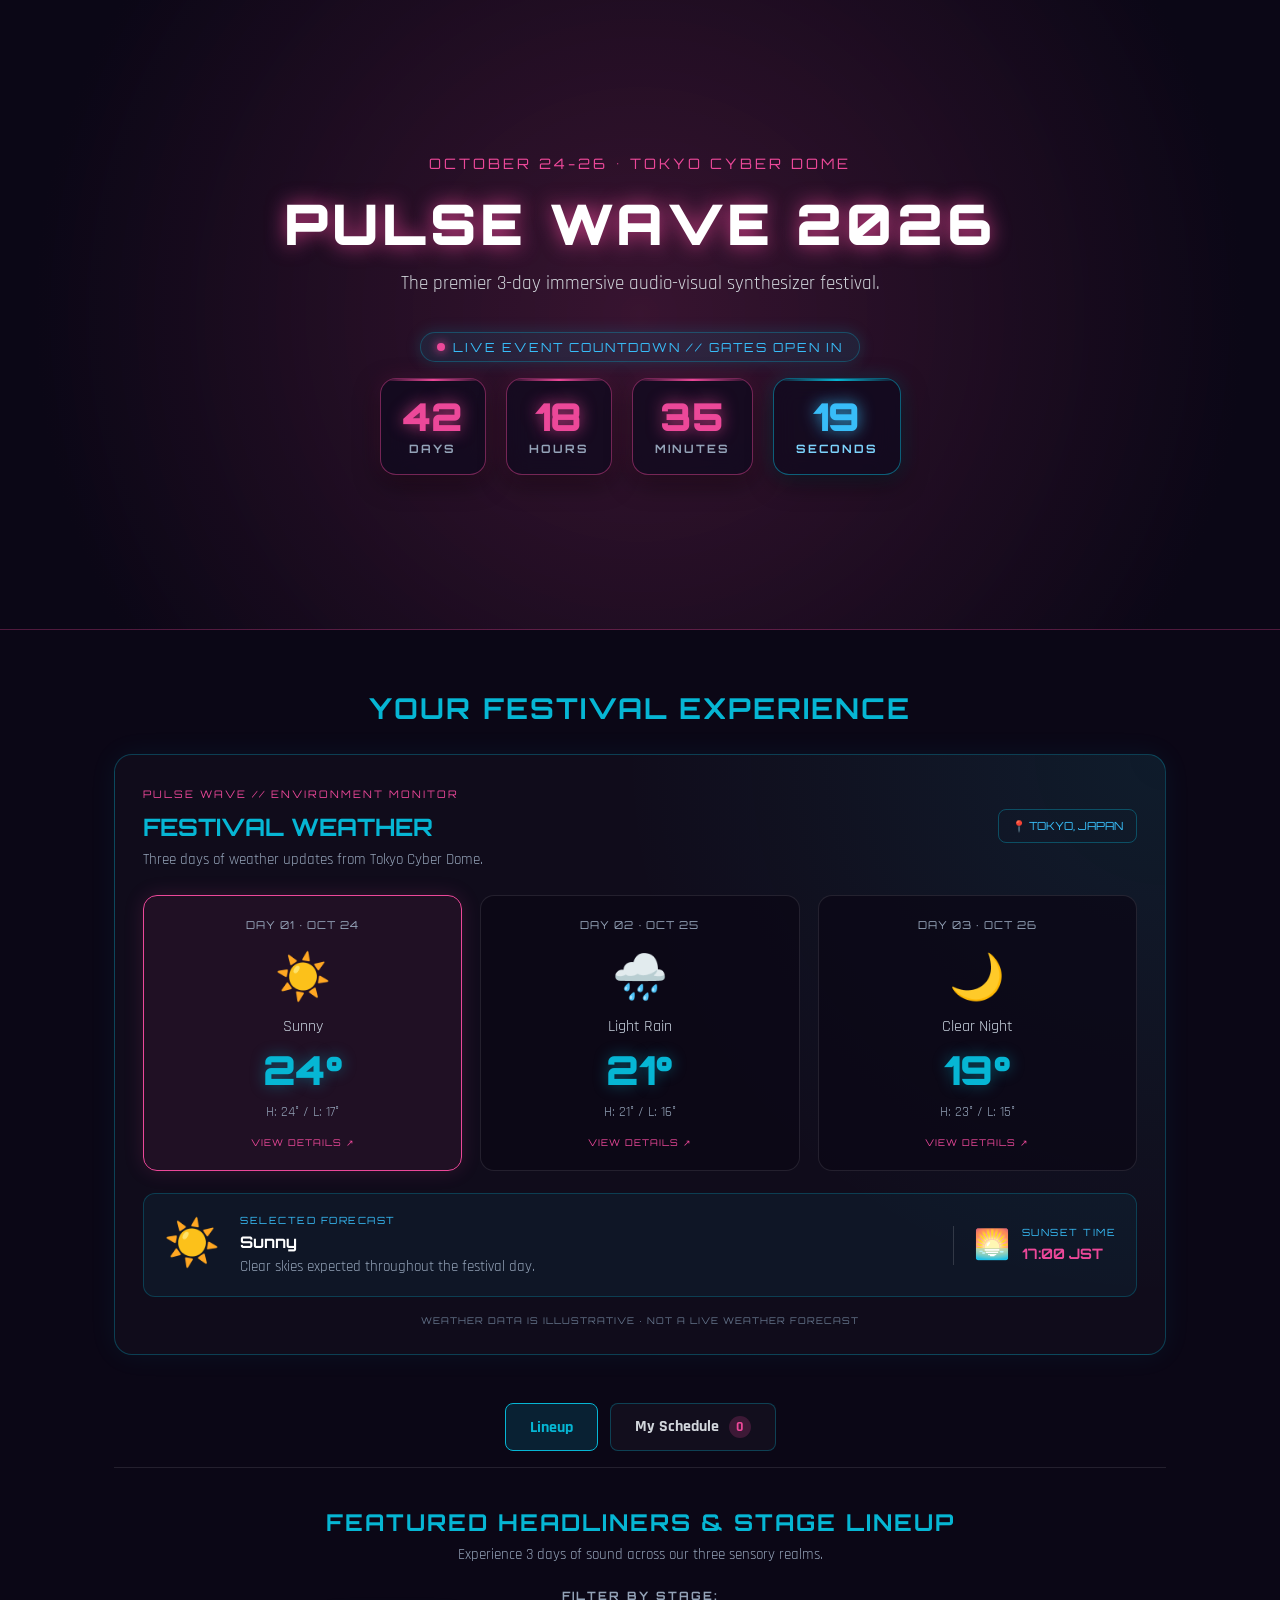
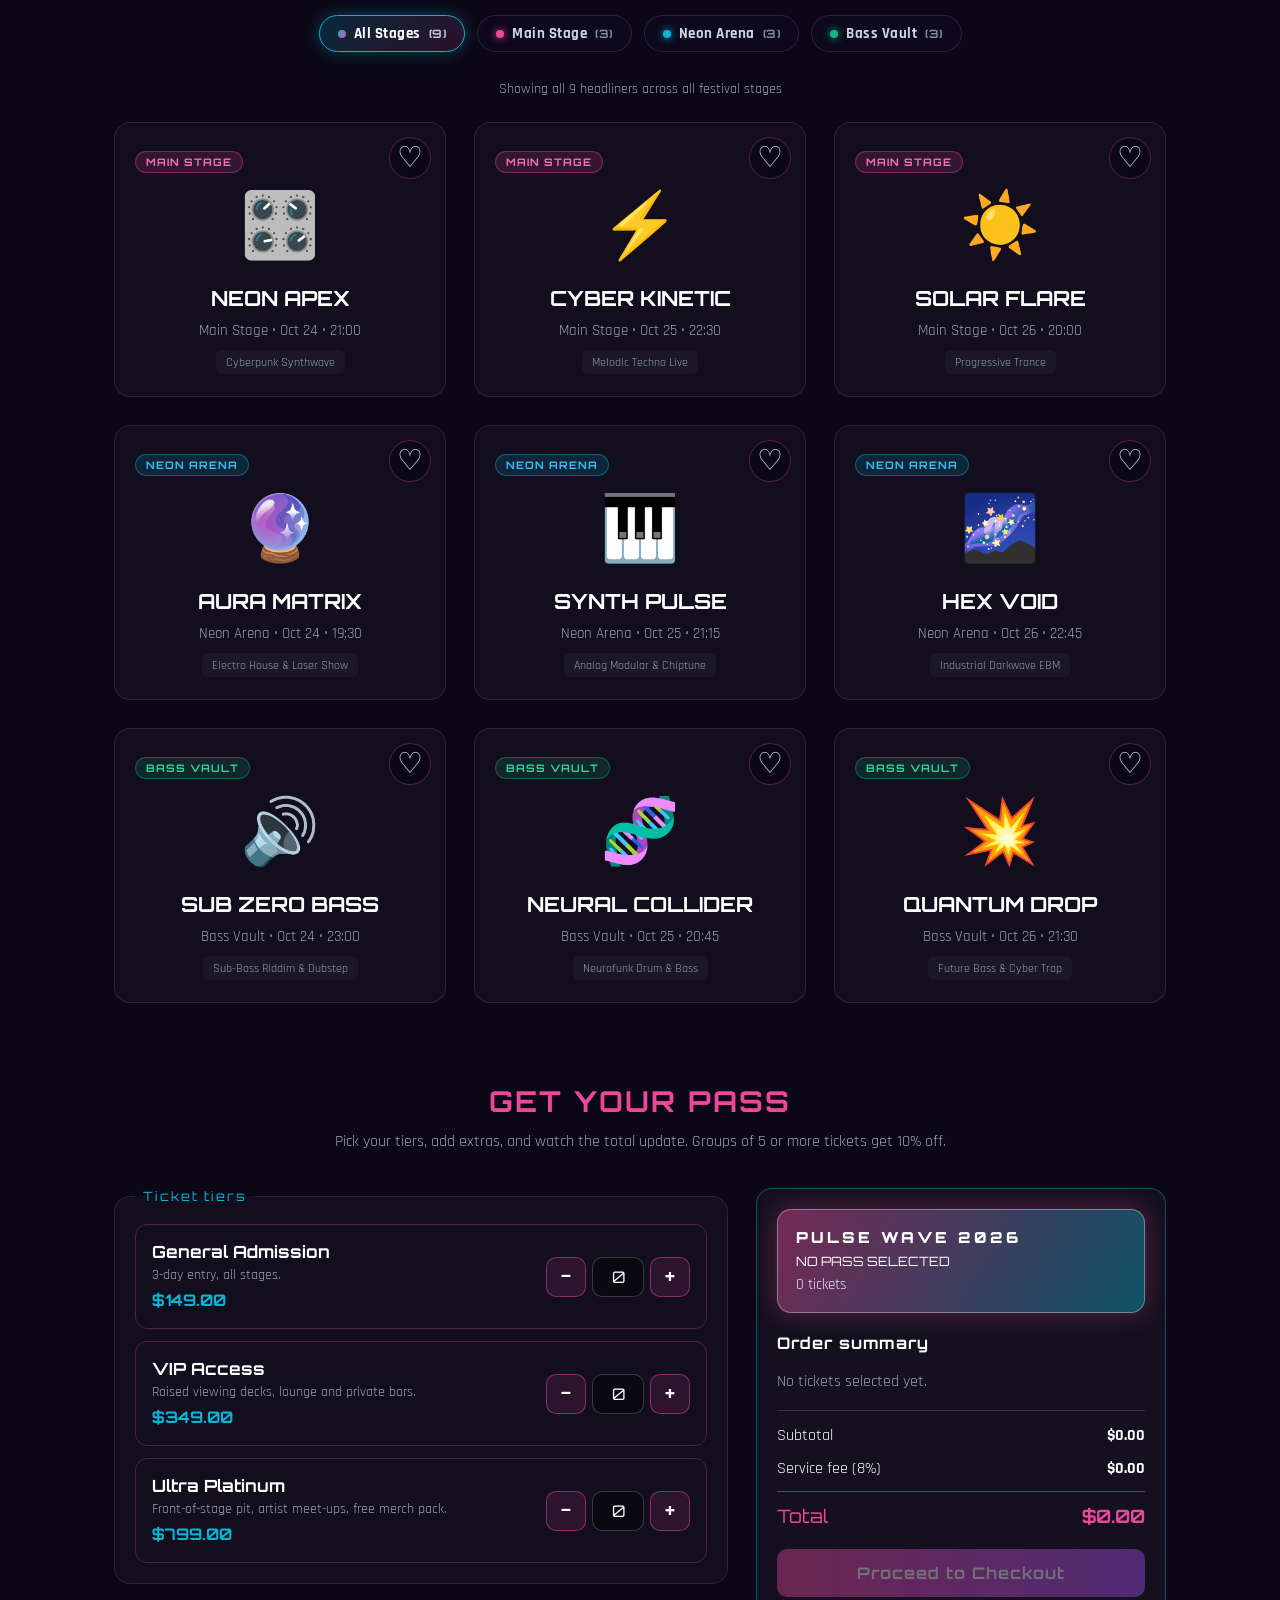
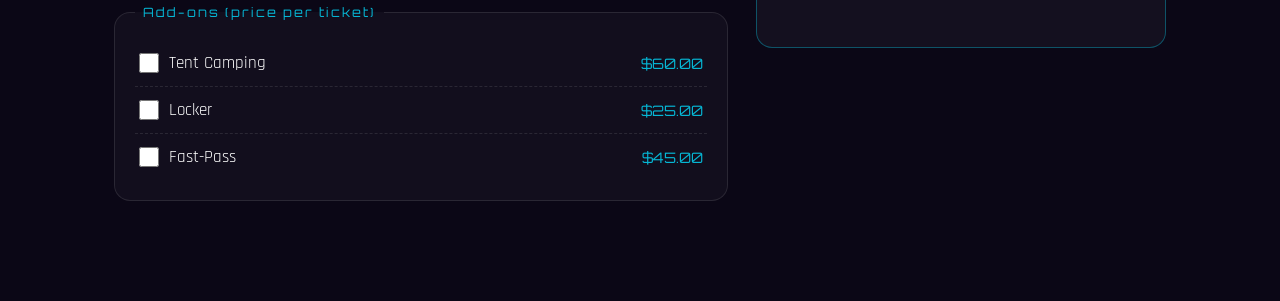
<file: public/showcase/festival-hub/index.html>
<!DOCTYPE html>
<html lang="en">
<head>
  <meta charset="UTF-8" />
  <meta name="viewport" content="width=device-width, initial-scale=1.0" />
  <title>Pulse Wave 2026 — Electronic Cyber Festival</title>
  <link rel="stylesheet" href="styles.css" />
  <link rel="preconnect" href="https://fonts.googleapis.com">
  <link rel="preconnect" href="https://fonts.gstatic.com" crossorigin>
  <link href="https://fonts.googleapis.com/css2?family=Orbitron:wght@600;900&family=Rajdhani:wght@500;700&display=swap" rel="stylesheet">
</head>
<body>
  <header class="hero">
    <div class="overlay"></div>
    <div class="hero-content">
      <div class="event-date">OCTOBER 24-26 • TOKYO CYBER DOME</div>
      <h1 class="glitch-title">PULSE WAVE 2026</h1>
      <p class="subtitle">The premier 3-day immersive audio-visual synthesizer festival.</p>

      <div class="countdown-wrapper">
        <div class="countdown-status" aria-live="polite">
          <span class="live-dot" aria-hidden="true"></span>
          <span>LIVE EVENT COUNTDOWN // GATES OPEN IN</span>
        </div>
        <div class="countdown" id="timer" role="timer" aria-label="Festival start countdown">
          <div class="time-unit">
            <span class="time-value" id="days">42</span>
            <label class="time-label">DAYS</label>
          </div>
          <div class="time-unit">
            <span class="time-value" id="hours">18</span>
            <label class="time-label">HOURS</label>
          </div>
          <div class="time-unit">
            <span class="time-value" id="mins">35</span>
            <label class="time-label">MINUTES</label>
          </div>
          <div class="time-unit seconds-unit">
            <span class="time-value" id="secs">59</span>
            <label class="time-label">SECONDS</label>
          </div>
        </div>
      </div>
    </div>
  </header>
  <main class="lineup-container">
    <h2>YOUR FESTIVAL EXPERIENCE</h2>
    <!-- Festival Weather Forecast (Issue #192) -->
    <section class="weather-section" aria-labelledby="weather-title">
      <div class="weather-header">
        <div>
          <span class="weather-eyebrow">PULSE WAVE // ENVIRONMENT MONITOR</span>
          <h3 id="weather-title">FESTIVAL WEATHER</h3>
          <p>Three days of weather updates from Tokyo Cyber Dome.</p>
        </div>
        <span class="weather-location">📍 TOKYO, JAPAN</span>
      </div>

      <div class="weather-grid" id="weatherGrid">

        <button class="weather-card active" type="button"
          data-day="0" aria-pressed="true">
          <span class="weather-day">DAY 01 · OCT 24</span>
          <span class="weather-icon" aria-hidden="true">☀️</span>
          <span class="weather-condition">Sunny</span>
          <span class="weather-temp">24°</span>
          <span class="weather-range">H: 24° / L: 17°</span>
          <span class="weather-select">VIEW DETAILS ↗</span>
        </button>

        <button class="weather-card" type="button"
          data-day="1" aria-pressed="false">
          <span class="weather-day">DAY 02 · OCT 25</span>
          <span class="weather-icon" aria-hidden="true">🌧️</span>
          <span class="weather-condition">Light Rain</span>
          <span class="weather-temp">21°</span>
          <span class="weather-range">H: 21° / L: 16°</span>
          <span class="weather-select">VIEW DETAILS ↗</span>
        </button>

        <button class="weather-card" type="button"
          data-day="2" aria-pressed="false">
          <span class="weather-day">DAY 03 · OCT 26</span>
          <span class="weather-icon" aria-hidden="true">🌙</span>
          <span class="weather-condition">Clear Night</span>
          <span class="weather-temp">19°</span>
          <span class="weather-range">H: 23° / L: 15°</span>
          <span class="weather-select">VIEW DETAILS ↗</span>
        </button>

      </div>

      <div class="weather-details" id="weatherDetails" aria-live="polite">
        <div class="weather-detail-icon" id="detailIcon">☀️</div>

        <div class="weather-detail-info">
          <span class="detail-label">SELECTED FORECAST</span>
          <h4 id="detailCondition">Sunny</h4>
          <p id="detailDescription">
            Clear skies expected throughout the festival day.
          </p>
        </div>

        <div class="sunset-info">
          <span class="sunset-icon">🌅</span>
          <div>
            <span class="detail-label">SUNSET TIME</span>
            <strong id="detailSunset">17:00 JST</strong>
          </div>
        </div>
      </div>

      <p class="weather-disclaimer">
        WEATHER DATA IS ILLUSTRATIVE · NOT A LIVE WEATHER FORECAST
      </p>
    </section>
<nav class="schedule-tabs" aria-label="Festival views">
  <button class="schedule-tab active" id="lineup-tab" type="button" aria-selected="true">
    Lineup
  </button>
  <button class="schedule-tab" id="schedule-tab" type="button" aria-selected="false">
    My Schedule <span id="favorite-count">0</span>
  </button>
</nav>

<section id="lineup-view" aria-labelledby="lineup-tab">
  <div class="lineup-header-row">
    <h3 class="section-title">FEATURED HEADLINERS &amp; STAGE LINEUP</h3>
    <p class="section-sub">Experience 3 days of sound across our three sensory realms.</p>
  </div>

  <!-- Stage Filter Pills Bar (Issue #28) -->
  <div class="stage-filter-wrapper" role="group" aria-label="Filter artists by stage">
    <span class="stage-filter-label">FILTER BY STAGE:</span>
    <div class="stage-filter-pills" id="stageFilterPills">
      <button type="button" class="stage-pill active" data-stage="all" aria-pressed="true">
        <span class="pill-dot all"></span> All Stages <span class="stage-count" id="countAll">(9)</span>
      </button>
      <button type="button" class="stage-pill" data-stage="main-stage" aria-pressed="false">
        <span class="pill-dot main"></span> Main Stage <span class="stage-count">(3)</span>
      </button>
      <button type="button" class="stage-pill" data-stage="neon-arena" aria-pressed="false">
        <span class="pill-dot neon"></span> Neon Arena <span class="stage-count">(3)</span>
      </button>
      <button type="button" class="stage-pill" data-stage="bass-vault" aria-pressed="false">
        <span class="pill-dot bass"></span> Bass Vault <span class="stage-count">(3)</span>
      </button>
    </div>
  </div>

  <!-- Filter Status Readout -->
  <div class="lineup-status-bar" id="lineupStatusBar" aria-live="polite">
    Showing all 9 headliners across all festival stages
  </div>

  <div class="lineup-grid" id="lineupGrid">
    <!-- Main Stage Artists -->
    <article class="artist-card" data-artist-id="neon-apex" data-stage="main-stage">
      <button class="favorite-button" type="button" aria-label="Add NEON APEX to My Schedule" aria-pressed="false">
        <span aria-hidden="true">♡</span>
      </button>
      <div class="artist-stage-tag main">MAIN STAGE</div>
      <div class="artist-img" aria-hidden="true">🎛️</div>
      <h3>NEON APEX</h3>
      <p class="artist-details">Main Stage • Oct 24 • 21:00</p>
      <span class="artist-genre">Cyberpunk Synthwave</span>
    </article>

    <article class="artist-card" data-artist-id="cyber-kinetic" data-stage="main-stage">
      <button class="favorite-button" type="button" aria-label="Add CYBER KINETIC to My Schedule" aria-pressed="false">
        <span aria-hidden="true">♡</span>
      </button>
      <div class="artist-stage-tag main">MAIN STAGE</div>
      <div class="artist-img" aria-hidden="true">⚡</div>
      <h3>CYBER KINETIC</h3>
      <p class="artist-details">Main Stage • Oct 25 • 22:30</p>
      <span class="artist-genre">Melodic Techno Live</span>
    </article>

    <article class="artist-card" data-artist-id="solar-flare" data-stage="main-stage">
      <button class="favorite-button" type="button" aria-label="Add SOLAR FLARE to My Schedule" aria-pressed="false">
        <span aria-hidden="true">♡</span>
      </button>
      <div class="artist-stage-tag main">MAIN STAGE</div>
      <div class="artist-img" aria-hidden="true">☀️</div>
      <h3>SOLAR FLARE</h3>
      <p class="artist-details">Main Stage • Oct 26 • 20:00</p>
      <span class="artist-genre">Progressive Trance</span>
    </article>

    <!-- Neon Arena Artists -->
    <article class="artist-card" data-artist-id="aura-matrix" data-stage="neon-arena">
      <button class="favorite-button" type="button" aria-label="Add AURA MATRIX to My Schedule" aria-pressed="false">
        <span aria-hidden="true">♡</span>
      </button>
      <div class="artist-stage-tag neon">NEON ARENA</div>
      <div class="artist-img" aria-hidden="true">🔮</div>
      <h3>AURA MATRIX</h3>
      <p class="artist-details">Neon Arena • Oct 24 • 19:30</p>
      <span class="artist-genre">Electro House &amp; Laser Show</span>
    </article>

    <article class="artist-card" data-artist-id="synth-pulse" data-stage="neon-arena">
      <button class="favorite-button" type="button" aria-label="Add SYNTH PULSE to My Schedule" aria-pressed="false">
        <span aria-hidden="true">♡</span>
      </button>
      <div class="artist-stage-tag neon">NEON ARENA</div>
      <div class="artist-img" aria-hidden="true">🎹</div>
      <h3>SYNTH PULSE</h3>
      <p class="artist-details">Neon Arena • Oct 25 • 21:15</p>
      <span class="artist-genre">Analog Modular &amp; Chiptune</span>
    </article>

    <article class="artist-card" data-artist-id="hex-void" data-stage="neon-arena">
      <button class="favorite-button" type="button" aria-label="Add HEX VOID to My Schedule" aria-pressed="false">
        <span aria-hidden="true">♡</span>
      </button>
      <div class="artist-stage-tag neon">NEON ARENA</div>
      <div class="artist-img" aria-hidden="true">🌌</div>
      <h3>HEX VOID</h3>
      <p class="artist-details">Neon Arena • Oct 26 • 22:45</p>
      <span class="artist-genre">Industrial Darkwave EBM</span>
    </article>

    <!-- Bass Vault Artists -->
    <article class="artist-card" data-artist-id="sub-zero" data-stage="bass-vault">
      <button class="favorite-button" type="button" aria-label="Add SUB ZERO BASS to My Schedule" aria-pressed="false">
        <span aria-hidden="true">♡</span>
      </button>
      <div class="artist-stage-tag bass">BASS VAULT</div>
      <div class="artist-img" aria-hidden="true">🔊</div>
      <h3>SUB ZERO BASS</h3>
      <p class="artist-details">Bass Vault • Oct 24 • 23:00</p>
      <span class="artist-genre">Sub-Bass Riddim &amp; Dubstep</span>
    </article>

    <article class="artist-card" data-artist-id="neural-collider" data-stage="bass-vault">
      <button class="favorite-button" type="button" aria-label="Add NEURAL COLLIDER to My Schedule" aria-pressed="false">
        <span aria-hidden="true">♡</span>
      </button>
      <div class="artist-stage-tag bass">BASS VAULT</div>
      <div class="artist-img" aria-hidden="true">🧬</div>
      <h3>NEURAL COLLIDER</h3>
      <p class="artist-details">Bass Vault • Oct 25 • 20:45</p>
      <span class="artist-genre">Neurofunk Drum &amp; Bass</span>
    </article>

    <article class="artist-card" data-artist-id="quantum-drop" data-stage="bass-vault">
      <button class="favorite-button" type="button" aria-label="Add QUANTUM DROP to My Schedule" aria-pressed="false">
        <span aria-hidden="true">♡</span>
      </button>
      <div class="artist-stage-tag bass">BASS VAULT</div>
      <div class="artist-img" aria-hidden="true">💥</div>
      <h3>QUANTUM DROP</h3>
      <p class="artist-details">Bass Vault • Oct 26 • 21:30</p>
      <span class="artist-genre">Future Bass &amp; Cyber Trap</span>
    </article>
  </div>
</section>

<!-- My Schedule View Section -->
<section id="schedule-view" aria-labelledby="schedule-tab" hidden>
  <div class="schedule-empty" id="schedule-empty">
    <div class="empty-icon">🎧</div>
    <h3>No Artists in Your Schedule</h3>
    <p>Tap the heart on any artist in the lineup to pin them to your personal schedule.</p>
  </div>
  <div class="lineup-grid" id="scheduleGrid"></div>
</section>
</main>

  <section class="tickets" id="tickets" aria-labelledby="tickets-title">
    <h2 id="tickets-title">GET YOUR PASS</h2>
    <p class="tickets-intro">Pick your tiers, add extras, and watch the total update. Groups of 5 or more tickets get 10% off.</p>

    <div class="tickets-layout">
      <form class="tickets-form" id="ticket-form" novalidate>
        <fieldset class="tier-list">
          <legend>Ticket tiers</legend>

          <div class="tier-card" data-tier="ga">
            <div class="tier-info">
              <h3 id="tier-ga-name">General Admission</h3>
              <p>3-day entry, all stages.</p>
              <span class="tier-price">$149.00</span>
            </div>
            <div class="stepper" role="group" aria-labelledby="tier-ga-name">
              <button type="button" class="step-btn" data-step="-1" aria-label="Remove one General Admission ticket">&minus;</button>
              <input type="number" class="qty" id="qty-ga" min="0" max="10" value="0" inputmode="numeric" aria-label="General Admission quantity" />
              <button type="button" class="step-btn" data-step="1" aria-label="Add one General Admission ticket">+</button>
            </div>
          </div>

          <div class="tier-card" data-tier="vip">
            <div class="tier-info">
              <h3 id="tier-vip-name">VIP Access</h3>
              <p>Raised viewing decks, lounge and private bars.</p>
              <span class="tier-price">$349.00</span>
            </div>
            <div class="stepper" role="group" aria-labelledby="tier-vip-name">
              <button type="button" class="step-btn" data-step="-1" aria-label="Remove one VIP Access ticket">&minus;</button>
              <input type="number" class="qty" id="qty-vip" min="0" max="10" value="0" inputmode="numeric" aria-label="VIP Access quantity" />
              <button type="button" class="step-btn" data-step="1" aria-label="Add one VIP Access ticket">+</button>
            </div>
          </div>

          <div class="tier-card" data-tier="ultra">
            <div class="tier-info">
              <h3 id="tier-ultra-name">Ultra Platinum</h3>
              <p>Front-of-stage pit, artist meet-ups, free merch pack.</p>
              <span class="tier-price">$799.00</span>
            </div>
            <div class="stepper" role="group" aria-labelledby="tier-ultra-name">
              <button type="button" class="step-btn" data-step="-1" aria-label="Remove one Ultra Platinum ticket">&minus;</button>
              <input type="number" class="qty" id="qty-ultra" min="0" max="10" value="0" inputmode="numeric" aria-label="Ultra Platinum quantity" />
              <button type="button" class="step-btn" data-step="1" aria-label="Add one Ultra Platinum ticket">+</button>
            </div>
          </div>
        </fieldset>

        <fieldset class="addon-list">
          <legend>Add-ons (price per ticket)</legend>
          <label class="addon"><input type="checkbox" name="addon" value="tent" /> <span class="addon-name">Tent Camping</span> <span class="addon-price">$60.00</span></label>
          <label class="addon"><input type="checkbox" name="addon" value="locker" /> <span class="addon-name">Locker</span> <span class="addon-price">$25.00</span></label>
          <label class="addon"><input type="checkbox" name="addon" value="fastpass" /> <span class="addon-name">Fast-Pass</span> <span class="addon-price">$45.00</span></label>
        </fieldset>
      </form>

      <aside class="order-panel" aria-labelledby="order-title">
        <div class="holo-ticket" aria-hidden="true">
          <span class="holo-event">PULSE WAVE 2026</span>
          <span class="holo-tier" id="holo-tier">NO PASS SELECTED</span>
          <span class="holo-count" id="holo-count">0 tickets</span>
        </div>
        <h3 id="order-title">Order summary</h3>
        <div id="order-live" aria-live="polite" aria-atomic="true">
          <ul class="order-lines" id="order-lines"></ul>
          <dl class="totals">
            <div class="total-row"><dt>Subtotal</dt><dd id="t-subtotal">$0.00</dd></div>
            <div class="total-row" id="row-discount" hidden><dt>Group discount (10%)</dt><dd id="t-discount">-$0.00</dd></div>
            <div class="total-row"><dt>Service fee (8%)</dt><dd id="t-fee">$0.00</dd></div>
            <div class="total-row grand"><dt>Total</dt><dd id="t-total">$0.00</dd></div>
          </dl>
        </div>
        <button type="button" class="checkout-btn" id="checkout-btn" disabled>Proceed to Checkout</button>
        <p class="checkout-msg" id="checkout-msg" role="status"></p>
      </aside>
    </div>
  </section>

  <script src="script.js"></script>
</body>
</html>
</file>
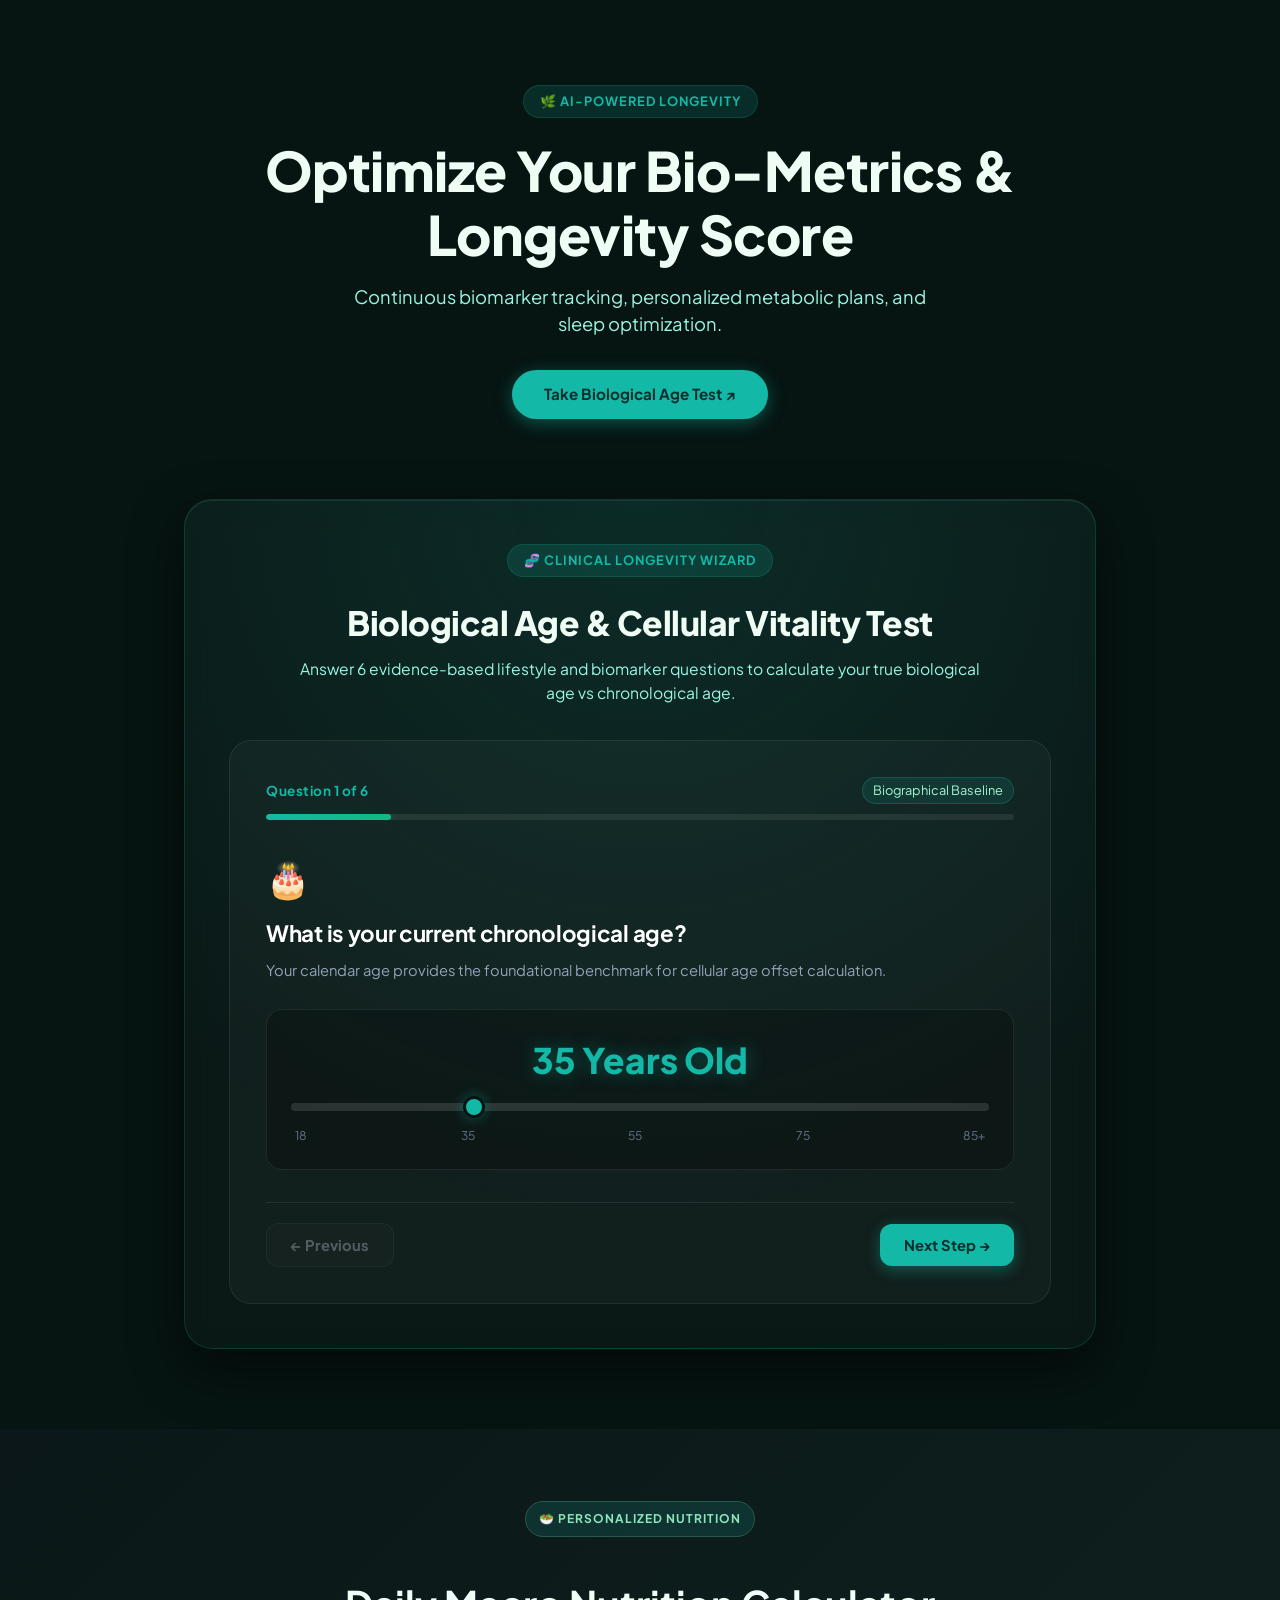
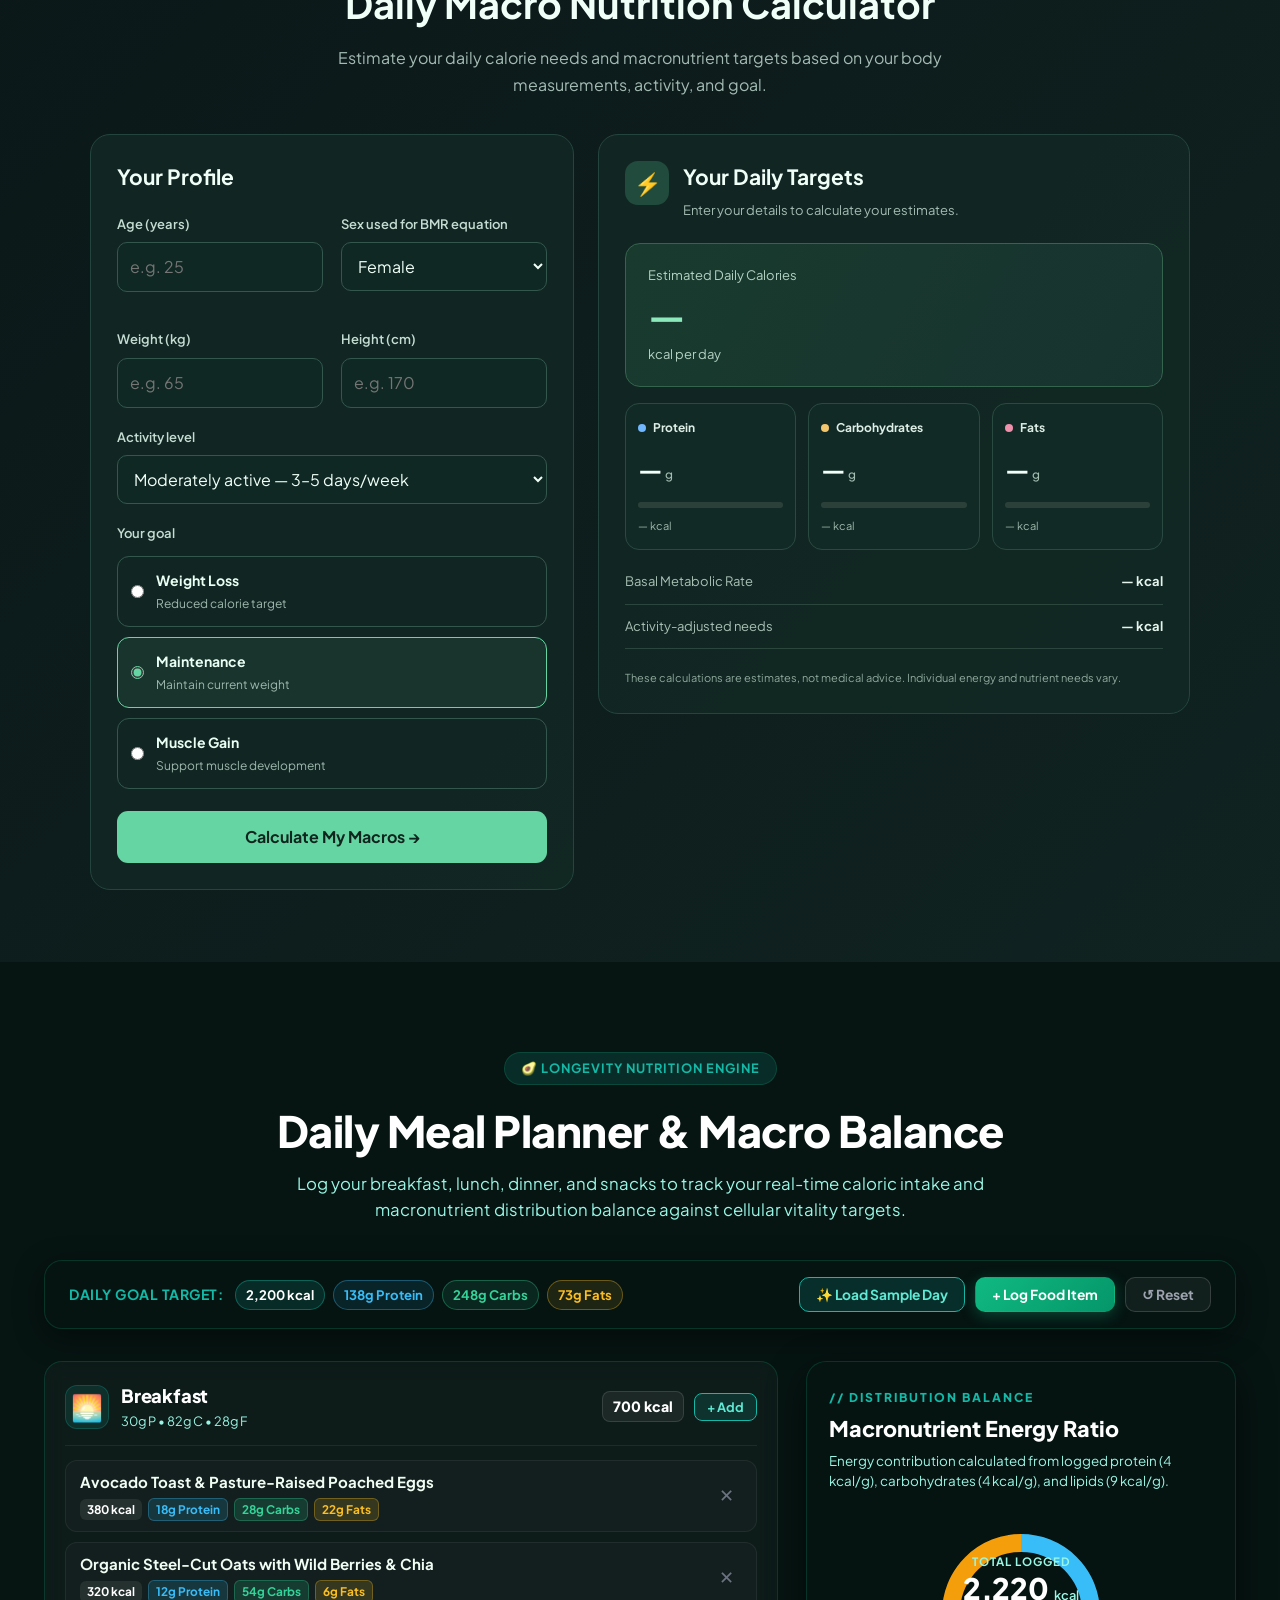
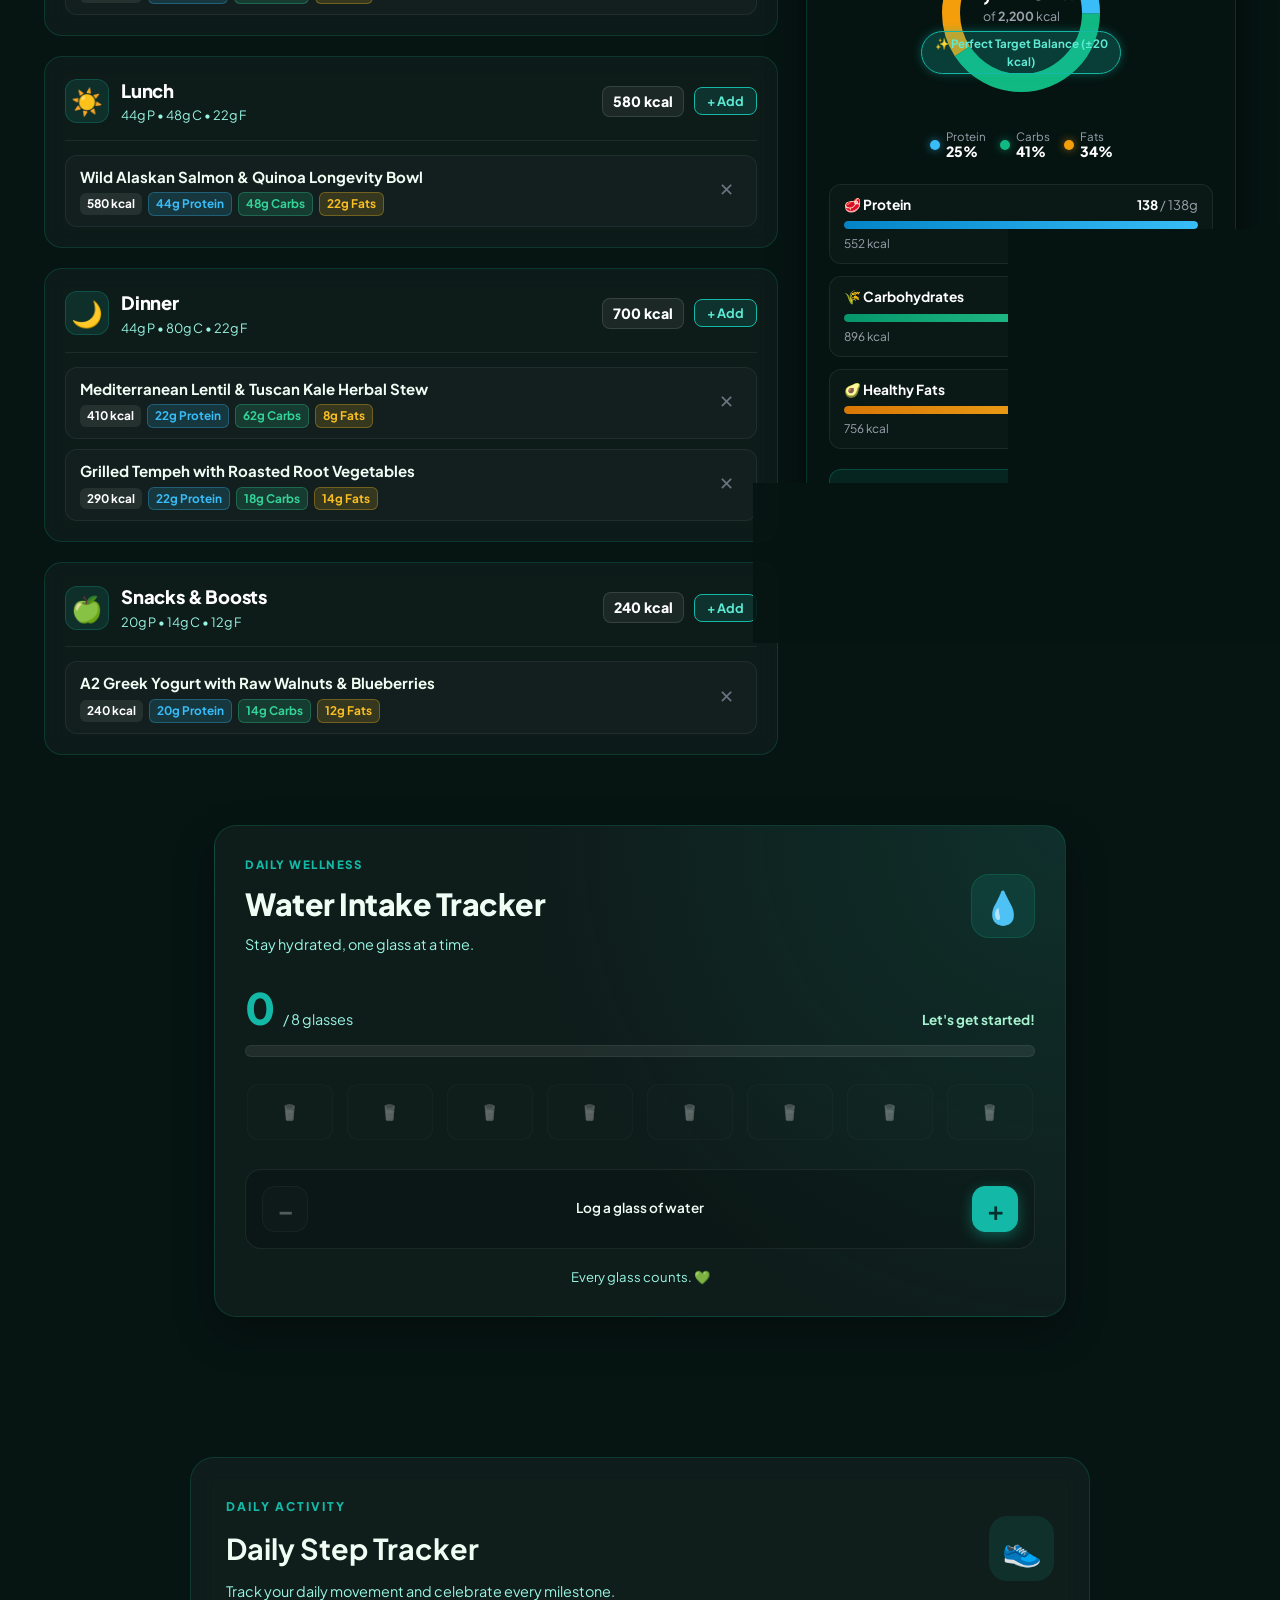
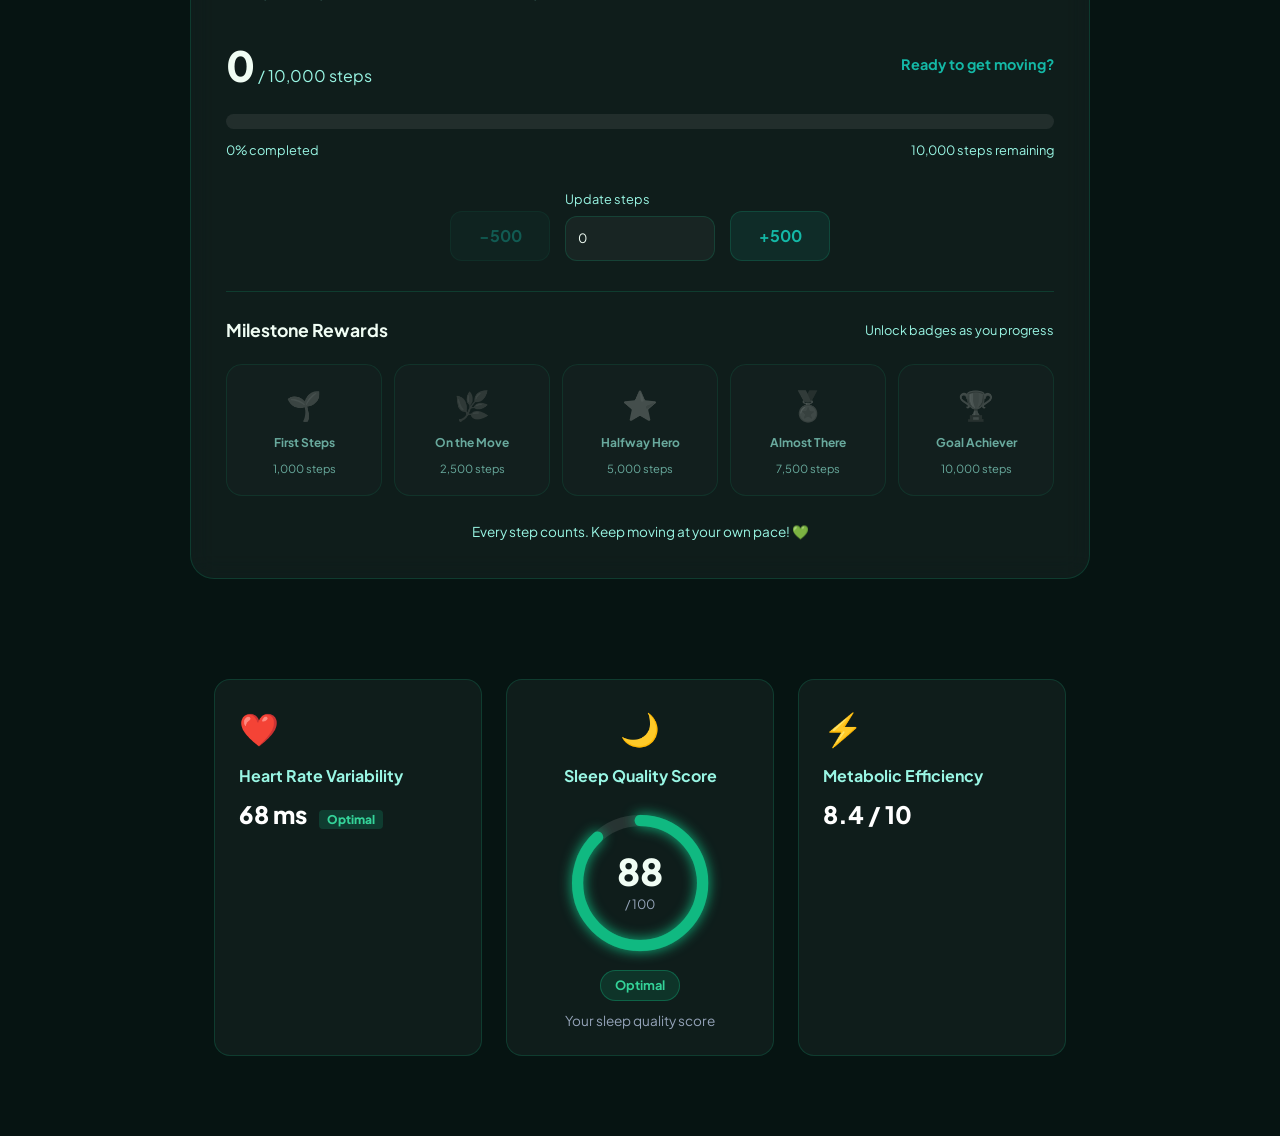
<file: public/showcase/health-vitality/index.html>
<!DOCTYPE html>
<html lang="en">
<head>
  <meta charset="UTF-8" />
  <meta name="viewport" content="width=device-width, initial-scale=1.0" />
  <title>VitalityAI — Personalized Health &amp; Longevity</title>
  <link rel="stylesheet" href="styles.css" />
  <link rel="preconnect" href="https://fonts.googleapis.com">
  <link rel="preconnect" href="https://fonts.gstatic.com" crossorigin>
  <link href="https://fonts.googleapis.com/css2?family=Plus+Jakarta+Sans:wght@400;500;600;700;800&display=swap" rel="stylesheet">
</head>
<body>
  <header class="hero">
    <div class="pill">🌿 AI-POWERED LONGEVITY</div>
    <h1>Optimize Your Bio-Metrics &amp; Longevity Score</h1>
    <p>Continuous biomarker tracking, personalized metabolic plans, and sleep optimization.</p>
    <div class="hero-cta-group">
      <a href="#assessment-section" class="cta-btn" onclick="startAssessment()">Take Biological Age Test ↗</a>
    </div>
  </header>

  <!-- Interactive Biological Age Assessment Wizard Section -->
  <section class="assessment-section" id="assessment-section">
    <div class="assessment-container">
      <div class="assessment-header">
        <div class="pill">🧬 CLINICAL LONGEVITY WIZARD</div>
        <h2>Biological Age &amp; Cellular Vitality Test</h2>
        <p>Answer 6 evidence-based lifestyle and biomarker questions to calculate your true biological age vs chronological age.</p>
      </div>

      <!-- Wizard Card -->
      <div class="wizard-card" id="wizard-card">
        <!-- Progress Bar & Step Tracker -->
        <div class="wizard-progress-wrap">
          <div class="step-meta">
            <span class="step-label" id="step-label">Question 1 of 6</span>
            <span class="step-category" id="step-category">Biographical Baseline</span>
          </div>
          <div class="progress-track">
            <div class="progress-bar-fill" id="wizard-progress-bar" style="width: 16.66%;"></div>
          </div>
        </div>

        <!-- Question Slides Container -->
        <form class="wizard-form" id="wizard-form" onsubmit="event.preventDefault();">
          <!-- Step 1: Chronological Age -->
          <div class="wizard-step active" data-step="1">
            <div class="question-header">
              <span class="q-icon">🎂</span>
              <h3>What is your current chronological age?</h3>
              <p>Your calendar age provides the foundational benchmark for cellular age offset calculation.</p>
            </div>
            <div class="age-input-container">
              <div class="age-display" id="age-display">35 Years Old</div>
              <input type="range" id="chronological-age-slider" min="18" max="85" value="35" class="custom-range" />
              <div class="range-marks">
                <span>18</span>
                <span>35</span>
                <span>55</span>
                <span>75</span>
                <span>85+</span>
              </div>
            </div>
          </div>

          <!-- Step 2: Sleep Duration & Quality -->
          <div class="wizard-step" data-step="2">
            <div class="question-header">
              <span class="q-icon">🌙</span>
              <h3>How many hours of restorative sleep do you average per night?</h3>
              <p>Deep REM sleep drives glymphatic brain clearance, telomere protection, and nocturnal repair.</p>
            </div>
            <div class="options-grid">
              <label class="option-card">
                <input type="radio" name="sleep" value="2.5" />
                <div class="opt-content">
                  <span class="opt-badge">&lt; 6 Hours</span>
                  <span class="opt-title">Chronically Deprived</span>
                  <span class="opt-desc">Restless, frequent waking, low deep sleep</span>
                </div>
              </label>
              <label class="option-card">
                <input type="radio" name="sleep" value="0.8" />
                <div class="opt-content">
                  <span class="opt-badge">6 – 7 Hours</span>
                  <span class="opt-title">Moderate / Sub-optimal</span>
                  <span class="opt-desc">Occasional grogginess, irregular schedule</span>
                </div>
              </label>
              <label class="option-card">
                <input type="radio" name="sleep" value="-2.2" checked />
                <div class="opt-content">
                  <span class="opt-badge">7 – 8.5 Hours</span>
                  <span class="opt-title">Optimal Restorative</span>
                  <span class="opt-desc">Consistent circadian rhythm, high REM</span>
                </div>
              </label>
              <label class="option-card">
                <input type="radio" name="sleep" value="-0.4" />
                <div class="opt-content">
                  <span class="opt-badge">&gt; 9 Hours</span>
                  <span class="opt-title">Extended Sleep</span>
                  <span class="opt-desc">Long duration, variable sleep efficiency</span>
                </div>
              </label>
            </div>
          </div>

          <!-- Step 3: Exercise & Zone 2 Cardio -->
          <div class="wizard-step" data-step="3">
            <div class="question-header">
              <span class="q-icon">🏃</span>
              <h3>What is your weekly physical activity &amp; conditioning level?</h3>
              <p>Zone 2 aerobic conditioning stimulates mitochondrial biogenesis and enhances VO2 max longevity.</p>
            </div>
            <div class="options-grid">
              <label class="option-card">
                <input type="radio" name="exercise" value="3.0" />
                <div class="opt-content">
                  <span class="opt-badge">Sedentary</span>
                  <span class="opt-title">&lt; 1 Hour / Week</span>
                  <span class="opt-desc">Desk-bound, minimal cardio or lifting</span>
                </div>
              </label>
              <label class="option-card">
                <input type="radio" name="exercise" value="0.5" />
                <div class="opt-content">
                  <span class="opt-badge">Light</span>
                  <span class="opt-title">1 – 2 Hours / Week</span>
                  <span class="opt-desc">Casual walking, occasional bodyweight</span>
                </div>
              </label>
              <label class="option-card">
                <input type="radio" name="exercise" value="-1.8" checked />
                <div class="opt-content">
                  <span class="opt-badge">Moderate</span>
                  <span class="opt-title">3 – 4 Hours / Week</span>
                  <span class="opt-desc">Mix of Zone 2 cardio and hypertrophy</span>
                </div>
              </label>
              <label class="option-card">
                <input type="radio" name="exercise" value="-3.2" />
                <div class="opt-content">
                  <span class="opt-badge">High Performance</span>
                  <span class="opt-title">5+ Hours / Week</span>
                  <span class="opt-desc">Rigorous aerobic baseline, HIIT, heavy lifting</span>
                </div>
              </label>
            </div>
          </div>

          <!-- Step 4: Resting Heart Rate & Cardiovascular Health -->
          <div class="wizard-step" data-step="4">
            <div class="question-header">
              <span class="q-icon">❤️</span>
              <h3>What is your typical morning resting heart rate (RHR)?</h3>
              <p>Lower resting heart rate reflects greater stroke volume and elevated parasympathetic vagal tone.</p>
            </div>
            <div class="options-grid">
              <label class="option-card">
                <input type="radio" name="rhr" value="-2.8" />
                <div class="opt-content">
                  <span class="opt-badge">&lt; 55 BPM</span>
                  <span class="opt-title">Athletic / High HRV</span>
                  <span class="opt-desc">Exceptional autonomic tone &amp; recovery</span>
                </div>
              </label>
              <label class="option-card">
                <input type="radio" name="rhr" value="-1.2" checked />
                <div class="opt-content">
                  <span class="opt-badge">56 – 65 BPM</span>
                  <span class="opt-title">Optimal Health</span>
                  <span class="opt-desc">Strong cardio baseline &amp; steady recovery</span>
                </div>
              </label>
              <label class="option-card">
                <input type="radio" name="rhr" value="0.8" />
                <div class="opt-content">
                  <span class="opt-badge">66 – 75 BPM</span>
                  <span class="opt-title">Average Range</span>
                  <span class="opt-desc">Typical population baseline, room to optimize</span>
                </div>
              </label>
              <label class="option-card">
                <input type="radio" name="rhr" value="2.2" />
                <div class="opt-content">
                  <span class="opt-badge">&gt; 75 BPM</span>
                  <span class="opt-title">Elevated</span>
                  <span class="opt-desc">Sympathetic dominance, cardiac strain risk</span>
                </div>
              </label>
            </div>
          </div>

          <!-- Step 5: Stress Load & Cortisol -->
          <div class="wizard-step" data-step="5">
            <div class="question-header">
              <span class="q-icon">⚡</span>
              <h3>How would you rate your ongoing stress &amp; workload exposure?</h3>
              <p>Sustained cortisol elevation accelerates epigenetic methylation clocks and cellular senescence.</p>
            </div>
            <div class="options-grid">
              <label class="option-card">
                <input type="radio" name="stress" value="-1.6" />
                <div class="opt-content">
                  <span class="opt-badge">Low Stress</span>
                  <span class="opt-title">Calm &amp; Mindful</span>
                  <span class="opt-desc">Daily breathwork, balanced work-life</span>
                </div>
              </label>
              <label class="option-card">
                <input type="radio" name="stress" value="0.0" checked />
                <div class="opt-content">
                  <span class="opt-badge">Moderate</span>
                  <span class="opt-title">Manageable Deadlines</span>
                  <span class="opt-desc">Periodic work sprints with weekend recovery</span>
                </div>
              </label>
              <label class="option-card">
                <input type="radio" name="stress" value="2.0" />
                <div class="opt-content">
                  <span class="opt-badge">High Stress</span>
                  <span class="opt-title">Frequent Anxiety</span>
                  <span class="opt-desc">Persistent deadlines, difficulty unplugging</span>
                </div>
              </label>
              <label class="option-card">
                <input type="radio" name="stress" value="3.5" />
                <div class="opt-content">
                  <span class="opt-badge">Chronic / Severe</span>
                  <span class="opt-title">Burnout Threshold</span>
                  <span class="opt-desc">Exhaustion, insomnia, constant autonomic tension</span>
                </div>
              </label>
            </div>
          </div>

          <!-- Step 6: Nutrition & Metabolic Fasting -->
          <div class="wizard-step" data-step="6">
            <div class="question-header">
              <span class="q-icon">🥗</span>
              <h3>What best characterizes your dietary and fasting pattern?</h3>
              <p>Autophagy-promoting fasting windows and polyphenol-dense whole foods slow biological wear.</p>
            </div>
            <div class="options-grid">
              <label class="option-card">
                <input type="radio" name="nutrition" value="-2.5" checked />
                <div class="opt-content">
                  <span class="opt-badge">Longevity Protocol</span>
                  <span class="opt-title">Mediterranean &amp; 16:8 Fasting</span>
                  <span class="opt-desc">Zero processed sugars, high polyphenols</span>
                </div>
              </label>
              <label class="option-card">
                <input type="radio" name="nutrition" value="-1.0" />
                <div class="opt-content">
                  <span class="opt-badge">Clean Whole Foods</span>
                  <span class="opt-title">High Protein, Low Sugar</span>
                  <span class="opt-desc">Home-cooked, organic, minimal preservatives</span>
                </div>
              </label>
              <label class="option-card">
                <input type="radio" name="nutrition" value="1.5" />
                <div class="opt-content">
                  <span class="opt-badge">Standard Mixed</span>
                  <span class="opt-title">Moderate Processed Foods</span>
                  <span class="opt-desc">Dining out, snacks, late evening meals</span>
                </div>
              </label>
              <label class="option-card">
                <input type="radio" name="nutrition" value="3.2" />
                <div class="opt-content">
                  <span class="opt-badge">Inflammatory Diet</span>
                  <span class="opt-title">High Refined Carbohydrates</span>
                  <span class="opt-desc">Frequent fast food, seed oils, sugar crashes</span>
                </div>
              </label>
            </div>
          </div>

          <!-- Wizard Navigation Buttons -->
          <div class="wizard-nav-row">
            <button type="button" class="wizard-btn btn-prev" id="btn-prev" disabled>← Previous</button>
            <button type="button" class="wizard-btn btn-next" id="btn-next">Next Step →</button>
          </div>
        </form>

        <!-- Results Dashboard (Hidden Initially) -->
        <div class="results-dashboard" id="results-dashboard" style="display: none;">
          <div class="results-header">
            <div class="pill">✨ BIOLOGICAL AGE REVEALED</div>
            <h3>Your Longevity Diagnostics Report</h3>
          </div>

          <!-- Bio Age Comparison Grid -->
          <div class="bio-age-banner">
            <div class="dial-container">
              <svg class="score-dial-svg" width="160" height="160" viewBox="0 0 160 160">
                <circle class="dial-track" cx="80" cy="80" r="62" />
                <circle class="dial-fill" id="dial-fill" cx="80" cy="80" r="62" />
              </svg>
              <div class="dial-center">
                <span class="dial-age-number" id="bio-age-num">31.5</span>
                <span class="dial-age-unit">BIO AGE</span>
              </div>
            </div>

            <div class="bio-summary">
              <div class="diff-badge" id="diff-badge">-3.5 Years Younger 🌟</div>
              <div class="ages-comparison-row">
                <div class="age-stat">
                  <span class="age-stat-label">Chronological Age</span>
                  <strong class="age-stat-val" id="res-chrono-age">35 Years</strong>
                </div>
                <div class="age-stat-divider">vs</div>
                <div class="age-stat">
                  <span class="age-stat-label">Estimated Biological Age</span>
                  <strong class="age-stat-val text-teal" id="res-bio-age">31.5 Years</strong>
                </div>
              </div>
              <p class="bio-tier-text" id="bio-tier-text">Your cellular repair pathways are operating ahead of your chronological baseline.</p>
            </div>
          </div>

          <!-- Personalized Health Recommendations Cards -->
          <div class="recommendations-section">
            <h4>Personalized Health Optimization Protocol</h4>
            <div class="recs-grid" id="recs-grid">
              <!-- Dynamically populated via script.js -->
            </div>
          </div>

          <div class="results-actions">
            <button type="button" class="cta-btn" onclick="retakeAssessment()">↺ Retake Assessment</button>
          </div>
        </div>
      </div>
    </div>
  </section>

  <section class="nutrition-section" id="nutrition-section">
    <div class="nutrition-container">
      <header class="nutrition-header">
        <span class="pill">🥗 PERSONALIZED NUTRITION</span>
        <h2>Daily Macro Nutrition Calculator</h2>
        <p>Estimate your daily calorie needs and macronutrient targets based on your body measurements, activity, and goal.</p>
      </header>

      <div class="nutrition-layout">
        <!-- Input Form -->
        <form class="nutrition-form" id="nutrition-form">
          <h3>Your Profile</h3>

          <div class="nutrition-input-grid">
            <div class="nutrition-field">
              <label for="nutrition-age">Age (years)</label>
              <input type="number" id="nutrition-age" min="18" max="100" placeholder="e.g. 25" required />
            </div>

            <div class="nutrition-field">
              <label for="nutrition-sex">Sex used for BMR equation</label>
              <select id="nutrition-sex" required>
                <option value="female">Female</option>
                <option value="male">Male</option>
              </select>
            </div>

            <div class="nutrition-field">
              <label for="nutrition-weight">Weight (kg)</label>
              <input type="number" id="nutrition-weight" min="20" max="350" step="0.1" placeholder="e.g. 65" required />
            </div>

            <div class="nutrition-field">
              <label for="nutrition-height">Height (cm)</label>
              <input type="number" id="nutrition-height" min="100" max="250" step="0.1" placeholder="e.g. 170" required />
            </div>
          </div>

          <div class="nutrition-field">
            <label for="nutrition-activity">Activity level</label>
            <select id="nutrition-activity" required>
              <option value="1.2">Sedentary — little or no exercise</option>
              <option value="1.375">Lightly active — 1–3 days/week</option>
              <option value="1.55" selected>Moderately active — 3–5 days/week</option>
              <option value="1.725">Very active — 6–7 days/week</option>
              <option value="1.9">Extra active — intense physical activity</option>
            </select>
          </div>

          <fieldset class="nutrition-goals">
            <legend>Your goal</legend>

            <label class="nutrition-goal-option">
              <input type="radio" name="nutrition-goal" value="loss" />
              <span>
                <strong>Weight Loss</strong>
                <small>Reduced calorie target</small>
              </span>
            </label>

            <label class="nutrition-goal-option">
              <input type="radio" name="nutrition-goal" value="maintain" checked />
              <span>
                <strong>Maintenance</strong>
                <small>Maintain current weight</small>
              </span>
            </label>

            <label class="nutrition-goal-option">
              <input type="radio" name="nutrition-goal" value="gain" />
              <span>
                <strong>Muscle Gain</strong>
                <small>Support muscle development</small>
              </span>
            </label>
          </fieldset>

          <button type="submit" class="nutrition-submit-btn">
            Calculate My Macros →
          </button>

          <p class="nutrition-error" id="nutrition-error" role="alert" hidden></p>
        </form>

        <!-- Results Dashboard -->
        <div class="nutrition-results" id="nutrition-results" aria-live="polite" aria-atomic="true">
          <div class="nutrition-results-heading">
            <span class="nutrition-results-icon">⚡</span>
            <div>
              <h3>Your Daily Targets</h3>
              <p>Enter your details to calculate your estimates.</p>
            </div>
          </div>

          <div class="calorie-result">
            <span>Estimated Daily Calories</span>
            <strong id="nutrition-calories">—</strong>
            <small>kcal per day</small>
          </div>

          <div class="macro-results-grid">
            <article class="macro-card macro-protein">
              <div class="macro-card-heading">
                <span class="macro-dot"></span>
                <h4>Protein</h4>
              </div>
              <strong><span id="nutrition-protein">—</span><small> g</small></strong>
              <div class="macro-progress-track">
                <div class="macro-progress-fill" id="protein-progress"></div>
              </div>
              <p id="protein-calories">— kcal</p>
            </article>

            <article class="macro-card macro-carbs">
              <div class="macro-card-heading">
                <span class="macro-dot"></span>
                <h4>Carbohydrates</h4>
              </div>
              <strong><span id="nutrition-carbs">—</span><small> g</small></strong>
              <div class="macro-progress-track">
                <div class="macro-progress-fill" id="carbs-progress"></div>
              </div>
              <p id="carbs-calories">— kcal</p>
            </article>

            <article class="macro-card macro-fats">
              <div class="macro-card-heading">
                <span class="macro-dot"></span>
                <h4>Fats</h4>
              </div>
              <strong><span id="nutrition-fats">—</span><small> g</small></strong>
              <div class="macro-progress-track">
                <div class="macro-progress-fill" id="fats-progress"></div>
              </div>
              <p id="fats-calories">— kcal</p>
            </article>
          </div>

          <div class="nutrition-breakdown">
            <div>
              <span>Basal Metabolic Rate</span>
              <strong id="nutrition-bmr">— kcal</strong>
            </div>
            <div>
              <span>Activity-adjusted needs</span>
              <strong id="nutrition-maintenance">— kcal</strong>
            </div>
          </div>

          <p class="nutrition-disclaimer">
            These calculations are estimates, not medical advice. Individual energy and nutrient needs vary.
          </p>
        </div>
      </div>
    </div>
  </section>

  <!-- ===== Interactive Meal Planner & Macronutrient Distribution Chart (Issue #199) START ===== -->
  <section class="meal-planner-section" id="meal-planner-section" aria-labelledby="meal-planner-title">
    <div class="meal-planner-container">
      <header class="meal-planner-header">
        <span class="pill">🥑 LONGEVITY NUTRITION ENGINE</span>
        <h2 id="meal-planner-title">Daily Meal Planner &amp; Macro Balance</h2>
        <p>Log your breakfast, lunch, dinner, and snacks to track your real-time caloric intake and macronutrient distribution balance against cellular vitality targets.</p>
      </header>

      <!-- Planner Action & Target Controls Bar -->
      <div class="planner-controls-bar">
        <div class="planner-target-info">
          <span class="target-label">Daily Goal Target:</span>
          <div class="target-badge-group">
            <span class="target-pill pill-cal" id="mp-display-target-cal">2,200 kcal</span>
            <span class="target-pill pill-p" id="mp-display-target-p">138g Protein</span>
            <span class="target-pill pill-c" id="mp-display-target-c">248g Carbs</span>
            <span class="target-pill pill-f" id="mp-display-target-f">73g Fats</span>
          </div>
        </div>
        <div class="planner-actions-group">
          <button type="button" class="btn-planner btn-preset" id="mp-btn-sample-day" title="Populate with a balanced longevity meal plan">
            ✨ Load Sample Day
          </button>
          <button type="button" class="btn-planner btn-custom-log" id="mp-btn-open-log" title="Log a custom food item">
            + Log Food Item
          </button>
          <button type="button" class="btn-planner btn-reset" id="mp-btn-reset-plan" title="Clear all logged meals">
            ↺ Reset
          </button>
        </div>
      </div>

      <!-- Main Layout: 2 Columns -->
      <div class="meal-planner-layout">
        <!-- Left Column: Meal Categories / Slots -->
        <div class="meal-slots-column">
          <!-- Breakfast Slot -->
          <article class="meal-slot-card" data-slot="breakfast">
            <div class="slot-header">
              <div class="slot-title-wrap">
                <span class="slot-icon">🌅</span>
                <div>
                  <h3 class="slot-name">Breakfast</h3>
                  <span class="slot-macros" id="slot-macros-breakfast">0g P • 0g C • 0g F</span>
                </div>
              </div>
              <div class="slot-header-actions">
                <span class="slot-cal-badge" id="slot-cal-breakfast">0 kcal</span>
                <button type="button" class="slot-add-btn" data-slot="breakfast" aria-label="Add breakfast item">+ Add</button>
              </div>
            </div>
            <ul class="slot-items-list" id="slot-items-breakfast" aria-label="Breakfast items">
              <!-- Dynamically populated -->
            </ul>
          </article>

          <!-- Lunch Slot -->
          <article class="meal-slot-card" data-slot="lunch">
            <div class="slot-header">
              <div class="slot-title-wrap">
                <span class="slot-icon">☀️</span>
                <div>
                  <h3 class="slot-name">Lunch</h3>
                  <span class="slot-macros" id="slot-macros-lunch">0g P • 0g C • 0g F</span>
                </div>
              </div>
              <div class="slot-header-actions">
                <span class="slot-cal-badge" id="slot-cal-lunch">0 kcal</span>
                <button type="button" class="slot-add-btn" data-slot="lunch" aria-label="Add lunch item">+ Add</button>
              </div>
            </div>
            <ul class="slot-items-list" id="slot-items-lunch" aria-label="Lunch items">
              <!-- Dynamically populated -->
            </ul>
          </article>

          <!-- Dinner Slot -->
          <article class="meal-slot-card" data-slot="dinner">
            <div class="slot-header">
              <div class="slot-title-wrap">
                <span class="slot-icon">🌙</span>
                <div>
                  <h3 class="slot-name">Dinner</h3>
                  <span class="slot-macros" id="slot-macros-dinner">0g P • 0g C • 0g F</span>
                </div>
              </div>
              <div class="slot-header-actions">
                <span class="slot-cal-badge" id="slot-cal-dinner">0 kcal</span>
                <button type="button" class="slot-add-btn" data-slot="dinner" aria-label="Add dinner item">+ Add</button>
              </div>
            </div>
            <ul class="slot-items-list" id="slot-items-dinner" aria-label="Dinner items">
              <!-- Dynamically populated -->
            </ul>
          </article>

          <!-- Snacks & Supplements Slot -->
          <article class="meal-slot-card" data-slot="snacks">
            <div class="slot-header">
              <div class="slot-title-wrap">
                <span class="slot-icon">🍏</span>
                <div>
                  <h3 class="slot-name">Snacks &amp; Boosts</h3>
                  <span class="slot-macros" id="slot-macros-snacks">0g P • 0g C • 0g F</span>
                </div>
              </div>
              <div class="slot-header-actions">
                <span class="slot-cal-badge" id="slot-cal-snacks">0 kcal</span>
                <button type="button" class="slot-add-btn" data-slot="snacks" aria-label="Add snack item">+ Add</button>
              </div>
            </div>
            <ul class="slot-items-list" id="slot-items-snacks" aria-label="Snack items">
              <!-- Dynamically populated -->
            </ul>
          </article>
        </div>

        <!-- Right Column: Macro Donut Chart & Balance Summary -->
        <div class="macro-balance-column">
          <div class="macro-chart-card">
            <div class="chart-header">
              <span class="chart-tag">// DISTRIBUTION BALANCE</span>
              <h3>Macronutrient Energy Ratio</h3>
              <p>Energy contribution calculated from logged protein (4 kcal/g), carbohydrates (4 kcal/g), and lipids (9 kcal/g).</p>
            </div>

            <!-- SVG Donut Chart Wrap -->
            <div class="donut-chart-wrapper">
              <div class="donut-svg-container">
                <svg viewBox="0 0 200 200" class="donut-svg" role="img" aria-label="Macronutrient distribution donut chart">
                  <!-- Base Track Ring -->
                  <circle class="donut-track" cx="100" cy="100" r="70" />
                  <!-- Fats Segment (Amber) -->
                  <circle class="donut-segment segment-fats" id="donut-segment-fats" cx="100" cy="100" r="70" />
                  <!-- Carbs Segment (Emerald) -->
                  <circle class="donut-segment segment-carbs" id="donut-segment-carbs" cx="100" cy="100" r="70" />
                  <!-- Protein Segment (Sky Cyan) -->
                  <circle class="donut-segment segment-protein" id="donut-segment-protein" cx="100" cy="100" r="70" />
                </svg>
                <!-- Centered Inner Metrics -->
                <div class="donut-inner-content">
                  <span class="donut-inner-label">Total Logged</span>
                  <div class="donut-cal-total">
                    <span id="mp-total-calories">0</span>
                    <small>kcal</small>
                  </div>
                  <span class="donut-inner-target">of <strong id="mp-target-calories-val">2,200</strong> kcal</span>
                  <div class="donut-delta-chip delta-on-track" id="mp-delta-chip">
                    <span id="mp-delta-text">2,200 kcal remaining</span>
                  </div>
                </div>
              </div>

              <!-- Donut Legend Pills -->
              <div class="donut-legend">
                <div class="legend-item">
                  <span class="legend-dot dot-protein"></span>
                  <div class="legend-info">
                    <span class="legend-name">Protein</span>
                    <strong class="legend-pct" id="legend-protein-pct">0%</strong>
                  </div>
                </div>
                <div class="legend-item">
                  <span class="legend-dot dot-carbs"></span>
                  <div class="legend-info">
                    <span class="legend-name">Carbs</span>
                    <strong class="legend-pct" id="legend-carbs-pct">0%</strong>
                  </div>
                </div>
                <div class="legend-item">
                  <span class="legend-dot dot-fats"></span>
                  <div class="legend-info">
                    <span class="legend-name">Fats</span>
                    <strong class="legend-pct" id="legend-fats-pct">0%</strong>
                  </div>
                </div>
              </div>
            </div>

            <!-- Target vs Current Progress Cards -->
            <div class="macro-bars-list">
              <!-- Protein Bar -->
              <div class="macro-bar-card bar-protein">
                <div class="bar-header">
                  <span class="bar-name">🥩 Protein</span>
                  <span class="bar-vals"><strong id="mp-cur-protein">0</strong> / <span id="mp-tgt-protein">138</span>g</span>
                </div>
                <div class="bar-track">
                  <div class="bar-fill" id="mp-bar-protein" style="width: 0%;"></div>
                </div>
                <div class="bar-footer">
                  <span id="mp-cal-protein">0 kcal</span>
                  <span id="mp-pct-protein">0% of target</span>
                </div>
              </div>

              <!-- Carbs Bar -->
              <div class="macro-bar-card bar-carbs">
                <div class="bar-header">
                  <span class="bar-name">🌾 Carbohydrates</span>
                  <span class="bar-vals"><strong id="mp-cur-carbs">0</strong> / <span id="mp-tgt-carbs">248</span>g</span>
                </div>
                <div class="bar-track">
                  <div class="bar-fill" id="mp-bar-carbs" style="width: 0%;"></div>
                </div>
                <div class="bar-footer">
                  <span id="mp-cal-carbs">0 kcal</span>
                  <span id="mp-pct-carbs">0% of target</span>
                </div>
              </div>

              <!-- Fats Bar -->
              <div class="macro-bar-card bar-fats">
                <div class="bar-header">
                  <span class="bar-name">🥑 Healthy Fats</span>
                  <span class="bar-vals"><strong id="mp-cur-fats">0</strong> / <span id="mp-tgt-fats">73</span>g</span>
                </div>
                <div class="bar-track">
                  <div class="bar-fill" id="mp-bar-fats" style="width: 0%;"></div>
                </div>
                <div class="bar-footer">
                  <span id="mp-cal-fats">0 kcal</span>
                  <span id="mp-pct-fats">0% of target</span>
                </div>
              </div>
            </div>

            <!-- Vitality Macro Insight Note -->
            <div class="vitality-insight-box" id="mp-vitality-insight">
              <span class="insight-icon">💡</span>
              <p id="mp-insight-text">Log your breakfast and meals to visualize your daily energy ratio and metabolic balance.</p>
            </div>
          </div>
        </div>
      </div>
    </div>

    <!-- Quick Add Food Modal Dialog -->
    <dialog class="food-modal" id="food-modal" aria-labelledby="food-modal-title">
      <div class="food-modal-box">
        <div class="food-modal-header">
          <div class="food-modal-heading-wrap">
            <span class="pill">🍎 NUTRITION LOG</span>
            <h3 id="food-modal-title">Log Food Item</h3>
          </div>
          <button type="button" class="food-modal-close" id="food-modal-close" aria-label="Close dialog">&times;</button>
        </div>

        <!-- Quick Longevity Presets -->
        <div class="preset-chips-section">
          <span class="preset-label">Quick Add Longevity Favorites:</span>
          <div class="preset-chips-grid">
            <button type="button" class="preset-chip" data-name="Avocado Toast &amp; Poached Eggs" data-slot="breakfast" data-cal="380" data-p="18" data-c="28" data-f="22">
              🥑 Avocado &amp; Eggs (380 kcal)
            </button>
            <button type="button" class="preset-chip" data-name="Organic Steel-Cut Oats with Berries" data-slot="breakfast" data-cal="320" data-p="12" data-c="54" data-f="6">
              🥣 Steel-Cut Oats (320 kcal)
            </button>
            <button type="button" class="preset-chip" data-name="Wild Salmon &amp; Quinoa Super-Bowl" data-slot="lunch" data-cal="580" data-p="44" data-c="48" data-f="22">
              🥗 Salmon Quinoa Bowl (580 kcal)
            </button>
            <button type="button" class="preset-chip" data-name="Grilled Chicken Breast &amp; Sweet Potato" data-slot="lunch" data-cal="490" data-p="48" data-c="42" data-f="12">
              🍗 Chicken &amp; Sweet Potato (490 kcal)
            </button>
            <button type="button" class="preset-chip" data-name="Mediterranean Lentil &amp; Kale Stew" data-slot="dinner" data-cal="410" data-p="22" data-c="62" data-f="8">
              🍲 Lentil &amp; Kale Stew (410 kcal)
            </button>
            <button type="button" class="preset-chip" data-name="Greek Yogurt with Walnuts &amp; Honey" data-slot="snacks" data-cal="240" data-p="20" data-c="14" data-f="12">
              🫐 Greek Yogurt &amp; Walnuts (240 kcal)
            </button>
          </div>
        </div>

        <form class="food-form" id="food-form">
          <div class="food-form-row">
            <div class="food-form-field field-grow">
              <label for="food-input-name">Food or Meal Name</label>
              <input type="text" id="food-input-name" placeholder="e.g. Quinoa Salmon Bowl" required />
            </div>
            <div class="food-form-field">
              <label for="food-input-slot">Meal Slot</label>
              <select id="food-input-slot" required>
                <option value="breakfast">🌅 Breakfast</option>
                <option value="lunch" selected>☀️ Lunch</option>
                <option value="dinner">🌙 Dinner</option>
                <option value="snacks">🍏 Snacks &amp; Boosts</option>
              </select>
            </div>
          </div>

          <div class="food-macros-row">
            <div class="food-form-field">
              <label for="food-input-cal">Calories (kcal)</label>
              <input type="number" id="food-input-cal" min="0" max="3000" placeholder="e.g. 450" required />
            </div>
            <div class="food-form-field">
              <label for="food-input-protein">Protein (g)</label>
              <input type="number" id="food-input-protein" min="0" max="300" placeholder="e.g. 35" required />
            </div>
            <div class="food-form-field">
              <label for="food-input-carbs">Carbs (g)</label>
              <input type="number" id="food-input-carbs" min="0" max="500" placeholder="e.g. 45" required />
            </div>
            <div class="food-form-field">
              <label for="food-input-fats">Fats (g)</label>
              <input type="number" id="food-input-fats" min="0" max="200" placeholder="e.g. 15" required />
            </div>
          </div>

          <div class="food-form-actions">
            <button type="button" class="btn-planner btn-cancel" id="food-modal-cancel">Cancel</button>
            <button type="submit" class="btn-planner btn-submit-food">Add to Meal Plan ✨</button>
          </div>
        </form>
      </div>
    </dialog>
  </section>
  <!-- ===== Interactive Meal Planner & Macronutrient Distribution Chart (Issue #199) END ===== -->

  <section class="hydration-section" id="hydration-section">
    <div class="hydration-card">
      <div class="hydration-header">
        <div>
          <span class="hydration-eyebrow">DAILY WELLNESS</span>
          <h2>Water Intake Tracker</h2>
          <p>Stay hydrated, one glass at a time.</p>
        </div>
        <div class="hydration-icon" aria-hidden="true">💧</div>
      </div>

      <div class="hydration-summary" aria-live="polite">
        <div>
          <strong id="water-count">0</strong>
          <span>/ 8 glasses</span>
        </div>
        <span id="water-status">Let's get started!</span>
      </div>

      <div
        class="hydration-progress-track"
        id="water-progress-track"
        role="progressbar"
        aria-label="Daily water intake"
        aria-valuemin="0"
        aria-valuemax="8"
        aria-valuenow="0"
      >
        <div class="hydration-progress-fill" id="water-progress"></div>
      </div>

      <div class="water-glasses" id="water-glasses" aria-hidden="true">
        <span class="water-glass">🥛</span>
        <span class="water-glass">🥛</span>
        <span class="water-glass">🥛</span>
        <span class="water-glass">🥛</span>
        <span class="water-glass">🥛</span>
        <span class="water-glass">🥛</span>
        <span class="water-glass">🥛</span>
        <span class="water-glass">🥛</span>
      </div>

      <div class="hydration-controls">
        <button
          type="button"
          class="water-btn water-btn-minus"
          id="water-decrease"
          aria-label="Remove one glass of water"
          disabled
        >−</button>

        <span class="hydration-control-label">Log a glass of water</span>

        <button
          type="button"
          class="water-btn water-btn-plus"
          id="water-increase"
          aria-label="Add one glass of water"
        >+</button>
      </div>

      <p class="hydration-note" id="water-message">
        Every glass counts. 💚
      </p>
    </div>
  </section>

  <!-- Daily Step Tracker - Issue #198 -->
  <section class="step-tracker-section" id="step-tracker-section">
    <div class="step-tracker-card">

      <div class="step-tracker-header">
        <div>
          <span class="step-tracker-eyebrow">DAILY ACTIVITY</span>
          <h2>Daily Step Tracker</h2>
          <p>Track your daily movement and celebrate every milestone.</p>
        </div>
        <div class="step-tracker-icon" aria-hidden="true">👟</div>
      </div>

      <div class="step-summary" aria-live="polite">
        <div class="step-count-display">
          <strong id="step-count">0</strong>
          <span> / 10,000 steps</span>
        </div>
        <span id="step-status">Ready to get moving?</span>
      </div>

      <div
        class="step-progress-track"
        id="step-progress-track"
        role="progressbar"
        aria-label="Daily step goal progress"
        aria-valuemin="0"
        aria-valuemax="10000"
        aria-valuenow="0"
      >
        <div class="step-progress-fill" id="step-progress-fill"></div>
      </div>

      <div class="step-progress-meta">
        <span id="step-percentage">0% completed</span>
        <span id="steps-remaining">10,000 steps remaining</span>
      </div>

      <div class="step-controls">
        <button
          type="button"
          class="step-control-btn step-decrease"
          id="step-decrease"
          aria-label="Remove 500 steps"
        >−500</button>

        <label class="step-input-wrap" for="step-manual-input">
          <span>Update steps</span>
          <input
            type="number"
            id="step-manual-input"
            min="0"
            max="100000"
            step="1"
            value="0"
            aria-label="Enter current step count"
          />
        </label>

        <button
          type="button"
          class="step-control-btn step-increase"
          id="step-increase"
          aria-label="Add 500 steps"
        >+500</button>
      </div>

      <div class="step-badges-section">
        <div class="step-badges-heading">
          <h3>Milestone Rewards</h3>
          <span>Unlock badges as you progress</span>
        </div>

        <div class="step-badges-grid">

          <div class="step-badge locked" data-milestone="1000">
            <span class="step-badge-icon">🌱</span>
            <strong>First Steps</strong>
            <small>1,000 steps</small>
          </div>

          <div class="step-badge locked" data-milestone="2500">
            <span class="step-badge-icon">🌿</span>
            <strong>On the Move</strong>
            <small>2,500 steps</small>
          </div>

          <div class="step-badge locked" data-milestone="5000">
            <span class="step-badge-icon">⭐</span>
            <strong>Halfway Hero</strong>
            <small>5,000 steps</small>
          </div>

          <div class="step-badge locked" data-milestone="7500">
            <span class="step-badge-icon">🏅</span>
            <strong>Almost There</strong>
            <small>7,500 steps</small>
          </div>

          <div class="step-badge locked" data-milestone="10000">
            <span class="step-badge-icon">🏆</span>
            <strong>Goal Achiever</strong>
            <small>10,000 steps</small>
          </div>

        </div>
      </div>

      <p class="step-tracker-message" id="step-tracker-message">
        Every step counts. Keep moving at your own pace! 💚
      </p>

    </div>
  </section>

  <main class="metrics">
    <div class="card">
      <div class="icon">❤️</div>
      <h3>Heart Rate Variability</h3>
      <div class="val">68 ms <span class="tag-good">Optimal</span></div>
    </div>
    <div class="card sleep-score-card">
      <div class="icon">🌙</div>
      <h3>Sleep Quality Score</h3>
      <div class="sleep-score-ring score-optimal" data-score="88">
        <svg viewBox="0 0 120 120" role="img" aria-label="Sleep quality score: 88 out of 100, Optimal">
          <circle class="sleep-ring-track" cx="60" cy="60" r="50"></circle>
          <circle class="sleep-ring-progress" cx="60" cy="60" r="50"></circle>
        </svg>
        <div class="sleep-score-center">
          <span class="sleep-score-number">88</span>
          <span class="sleep-score-label">/ 100</span>
        </div>
      </div>
      <div class="sleep-score-status" aria-live="polite">Optimal</div>
      <p class="sleep-score-description">Your sleep quality score</p>
    </div>
    <div class="card">
      <div class="icon">⚡</div>
      <h3>Metabolic Efficiency</h3>
      <div class="val">8.4 / 10</div>
    </div>
  </main>
  <script src="script.js"></script>
</body>
</html>
</file>
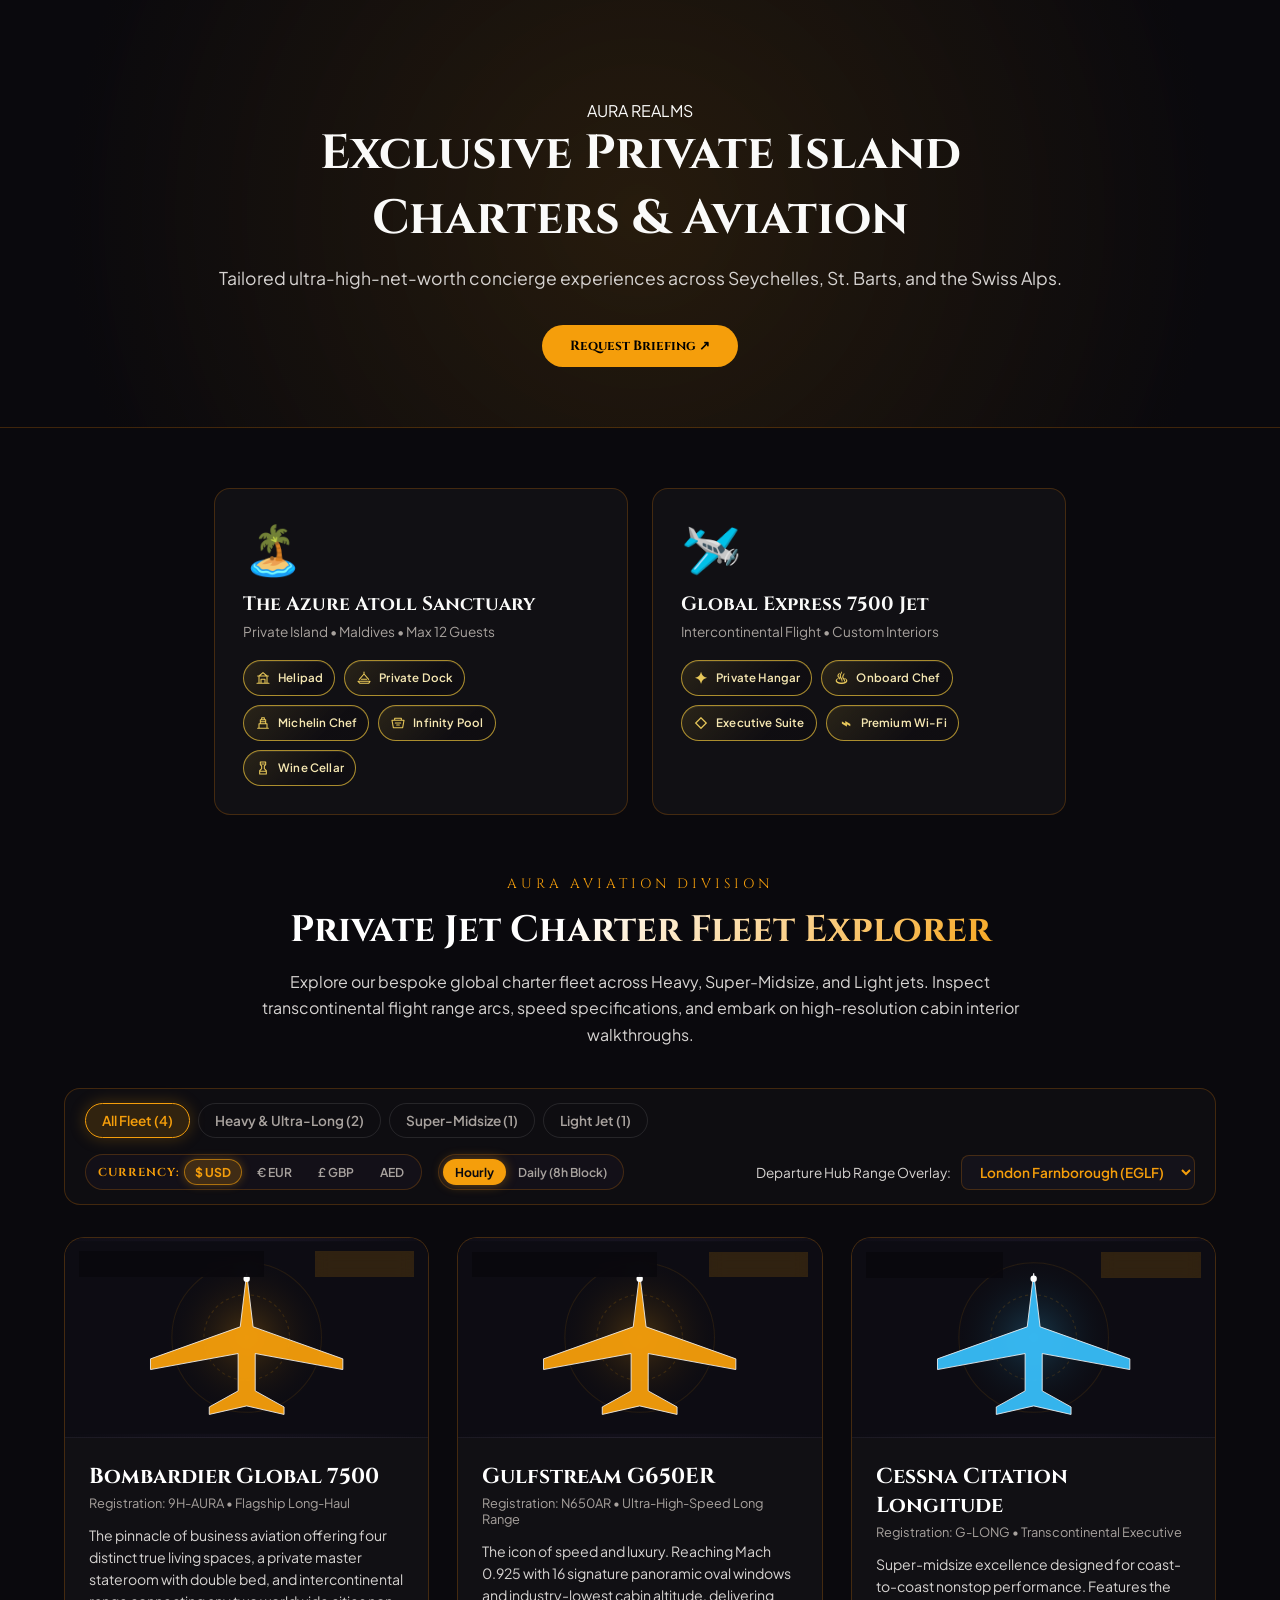
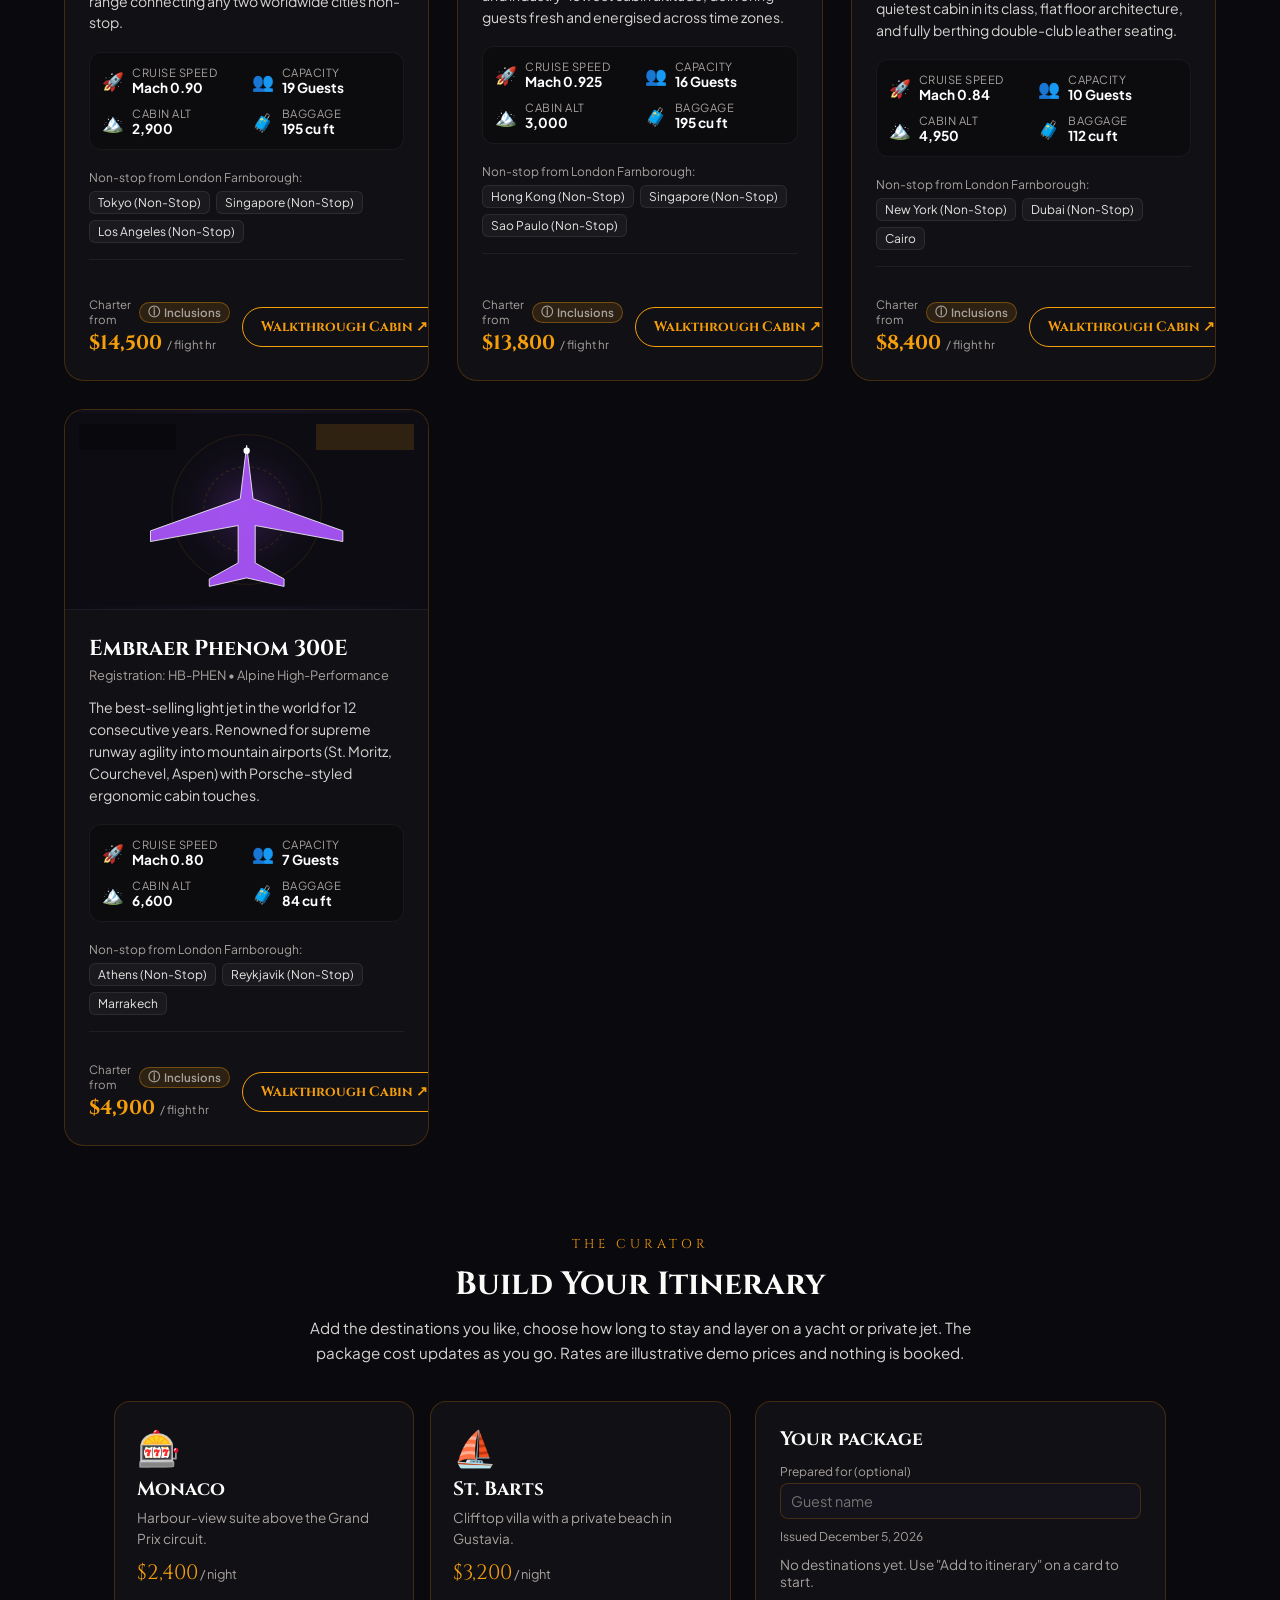
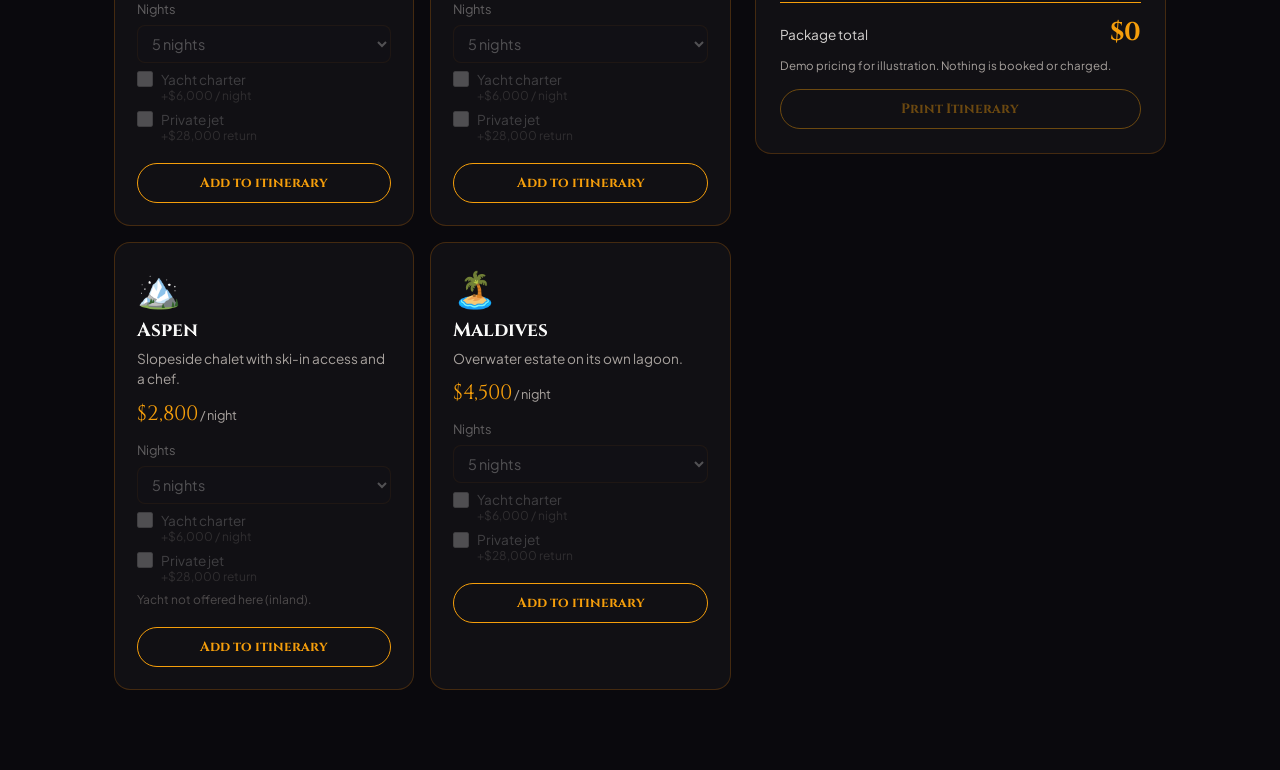
<file: public/showcase/luxury-realms/index.html>
<!DOCTYPE html>
<html lang="en">
<head>
  <meta charset="UTF-8" />
  <meta name="viewport" content="width=device-width, initial-scale=1.0" />
  <title>Aura Realm — Bespoke Private Island & Jet Concierge</title>
  <link rel="stylesheet" href="styles.css" />
  <link rel="preconnect" href="https://fonts.googleapis.com">
  <link rel="preconnect" href="https://fonts.gstatic.com" crossorigin>
  <link href="https://fonts.googleapis.com/css2?family=Cinzel:wght@600;800&family=Plus+Jakarta+Sans:wght@400;600&display=swap" rel="stylesheet">
</head>
<body>
  <header class="hero">
    <div className="brand">AURA REALMS</div>
    <h1>Exclusive Private Island Charters &amp; Aviation</h1>
    <p>Tailored ultra-high-net-worth concierge experiences across Seychelles, St. Barts, and the Swiss Alps.</p>
    <button type="button" class="book-btn" onclick="inquireConcierge()">Request Briefing ↗</button>
  </header>

  <main class="destinations" aria-label="Featured luxury stays and experiences">
    <article class="card">
      <div class="icon" aria-hidden="true">🏝️</div>
      <h3>The Azure Atoll Sanctuary</h3>
      <p>Private Island • Maldives • Max 12 Guests</p>
      <ul class="amenity-badges" aria-label="Island amenities">
        <li class="amenity-badge">
          <svg viewBox="0 0 24 24" aria-hidden="true" focusable="false"><path d="M3 20h18M6 20V9l6-5 6 5v11M9 20v-6h6v6M4 9h16"/></svg>
          <span>Helipad</span>
        </li>
        <li class="amenity-badge">
          <svg viewBox="0 0 24 24" aria-hidden="true" focusable="false"><path d="M3 17h18l-2 3H6l-3-3ZM5 14l7-8 7 8M12 6V3M8 14h8"/></svg>
          <span>Private Dock</span>
        </li>
        <li class="amenity-badge">
          <svg viewBox="0 0 24 24" aria-hidden="true" focusable="false"><path d="M4 20h16M6 20v-7h12v7M8 13V7h8v6M10 7V4h4v3M9 10h6"/></svg>
          <span>Michelin Chef</span>
        </li>
        <li class="amenity-badge">
          <svg viewBox="0 0 24 24" aria-hidden="true" focusable="false"><path d="M3 8h18l-2 11H5L3 8ZM7 8V5h10v3M8 12h8M10 15h4"/></svg>
          <span>Infinity Pool</span>
        </li>
        <li class="amenity-badge">
          <svg viewBox="0 0 24 24" aria-hidden="true" focusable="false"><path d="M8 3h8v4l-2 2v4l3 3v5H7v-5l3-3V9L8 7V3ZM8 17h8M10 6h4"/></svg>
          <span>Wine Cellar</span>
        </li>
      </ul>
    </article>
    <article class="card">
      <div class="icon" aria-hidden="true">🛩️</div>
      <h3>Global Express 7500 Jet</h3>
      <p>Intercontinental Flight • Custom Interiors</p>
      <ul class="amenity-badges" aria-label="Private jet amenities">
        <li class="amenity-badge"><span class="amenity-glyph" aria-hidden="true">✦</span><span>Private Hangar</span></li>
        <li class="amenity-badge"><span class="amenity-glyph" aria-hidden="true">♨</span><span>Onboard Chef</span></li>
        <li class="amenity-badge"><span class="amenity-glyph" aria-hidden="true">◇</span><span>Executive Suite</span></li>
        <li class="amenity-badge"><span class="amenity-glyph" aria-hidden="true">⌁</span><span>Premium Wi-Fi</span></li>
      </ul>
    </article>
  </main>

  <!-- ===== BEGIN issue #103: Private Aviation Fleet Explorer & Cabin Interior Walkthrough ===== -->
  <section class="fleet-section" id="fleet" aria-labelledby="fleet-title">
    <div class="fleet-intro">
      <div class="fleet-kicker">AURA AVIATION DIVISION</div>
      <h2 id="fleet-title">Private Jet Charter Fleet Explorer</h2>
      <p>Explore our bespoke global charter fleet across Heavy, Super-Midsize, and Light jets. Inspect transcontinental flight range arcs, speed specifications, and embark on high-resolution cabin interior walkthroughs.</p>
    </div>

    <!-- Fleet Filter Controls, Hub Picker & Currency Format Toggle -->
    <div class="fleet-controls" role="region" aria-label="Fleet filters and currency">
      <div class="fleet-filter-group" role="tablist" aria-label="Aircraft category">
        <button type="button" class="fleet-tab active" data-category="all" role="tab" aria-selected="true">All Fleet (4)</button>
        <button type="button" class="fleet-tab" data-category="heavy" role="tab" aria-selected="false">Heavy &amp; Ultra-Long (2)</button>
        <button type="button" class="fleet-tab" data-category="midsize" role="tab" aria-selected="false">Super-Midsize (1)</button>
        <button type="button" class="fleet-tab" data-category="light" role="tab" aria-selected="false">Light Jet (1)</button>
      </div>

      <div class="fleet-pricing-controls">
        <!-- Currency Format Toggle (USD, EUR, GBP, AED) -->
        <div class="fleet-currency-group" role="radiogroup" aria-label="Currency format selector">
          <span class="currency-group-label">CURRENCY:</span>
          <button type="button" class="currency-pill active" data-currency="USD" role="radio" aria-checked="true" id="currUSD">$ USD</button>
          <button type="button" class="currency-pill" data-currency="EUR" role="radio" aria-checked="false" id="currEUR">€ EUR</button>
          <button type="button" class="currency-pill" data-currency="GBP" role="radio" aria-checked="false" id="currGBP">£ GBP</button>
          <button type="button" class="currency-pill" data-currency="AED" role="radio" aria-checked="false" id="currAED">AED</button>
        </div>

        <!-- Rate Period Toggle (Hourly vs Daily) -->
        <div class="fleet-period-group" role="group" aria-label="Rate frequency">
          <button type="button" class="period-pill active" data-period="hour" id="periodHour">Hourly</button>
          <button type="button" class="period-pill" data-period="day" id="periodDay">Daily (8h Block)</button>
        </div>
      </div>

      <div class="fleet-hub-selector">
        <label for="departureHubSelect">Departure Hub Range Overlay:</label>
        <select id="departureHubSelect" aria-label="Departure hub range origin">
          <option value="london">London Farnborough (EGLF)</option>
          <option value="newyork">New York Teterboro (KTEB)</option>
          <option value="dubai">Dubai Al Maktoum (DWC)</option>
          <option value="geneva">Geneva Cointrin (LSGG)</option>
        </select>
      </div>
    </div>

    <!-- Aircraft Cards Grid -->
    <div class="fleet-grid" id="fleetGrid" role="region" aria-label="Aircraft fleet list">
      <!-- Dynamically rendered by script.js -->
    </div>
  </section>

  <!-- Cabin Interior Walkthrough Lightbox Modal -->
  <div class="fleet-modal-overlay" id="fleetModalOverlay" role="dialog" aria-modal="true" aria-labelledby="modalAircraftTitle" hidden>
    <div class="fleet-modal-container">
      <div class="fleet-modal-header">
        <div class="fleet-modal-title-wrap">
          <span class="fleet-badge modal-badge" id="modalAircraftCategory">HEAVY JET</span>
          <h2 id="modalAircraftTitle">Bombardier Global 7500</h2>
          <p class="modal-callsign" id="modalAircraftCallsign">Registration: 9H-AURA • Flagship Ultra-Long Range</p>
        </div>
        <button type="button" class="fleet-modal-close" id="modalCloseBtn" aria-label="Close cabin walkthrough">&times;</button>
      </div>

      <div class="fleet-modal-body">
        <!-- Visualizer Tour / Range Map Container -->
        <div class="fleet-tour-viewport">
          <div class="fleet-tour-views-nav" role="tablist" aria-label="Tour view switch">
            <button type="button" class="tour-view-tab active" id="tabPhotoTour" role="tab" aria-selected="true">Cabin Interior Walkthrough</button>
            <button type="button" class="tour-view-tab" id="tabRangeMap" role="tab" aria-selected="false">Interactive Range Arc Map</button>
          </div>

          <!-- Photo Tour View -->
          <div class="tour-photo-stage" id="tourPhotoStage">
            <div class="tour-main-frame" id="tourMainFrame">
              <div class="tour-slide-banner" id="tourSlideBanner">
                <span class="tour-slide-counter" id="tourSlideCounter">1 / 4</span>
                <span class="tour-slide-caption" id="tourSlideCaption">Master Executive Stateroom</span>
              </div>
              <div class="tour-visual-canvas" id="tourVisualCanvas" role="img" aria-label="Aircraft cabin interior photo">
                <!-- SVG / Canvas interior illustration rendered by JS -->
              </div>
              <button type="button" class="tour-nav-btn prev" id="tourPrevBtn" aria-label="Previous interior space">&#10094;</button>
              <button type="button" class="tour-nav-btn next" id="tourNextBtn" aria-label="Next interior space">&#10095;</button>
            </div>

            <!-- Thumbnails Switcher -->
            <div class="tour-thumbs" id="tourThumbs" role="group" aria-label="Cabin photo thumbnails"></div>
          </div>

          <!-- Range Map Overlay View -->
          <div class="tour-range-stage" id="tourRangeStage" hidden>
            <div class="range-map-header">
              <div class="range-stat">
                <span class="range-stat-label">Maximum Range</span>
                <strong class="range-stat-val" id="rangeDisplayMiles">7,700 NM</strong>
                <span class="range-stat-sub" id="rangeDisplayKm">(14,260 KM)</span>
              </div>
              <div class="range-stat">
                <span class="range-stat-label">Non-Stop Flight Time</span>
                <strong class="range-stat-val" id="rangeDisplayTime">Up to 16.5 Hours</strong>
                <span class="range-stat-sub">Direct polar &amp; trans-oceanic routes</span>
              </div>
              <div class="range-stat">
                <span class="range-stat-label">Cruising Ceiling</span>
                <strong class="range-stat-val" id="rangeDisplayCeiling">51,000 FT</strong>
                <span class="range-stat-sub">Above commercial airline weather</span>
              </div>
            </div>
            <div class="range-map-canvas" id="rangeMapCanvas">
              <!-- Interactive SVG Range Radar Map -->
            </div>
            <div class="range-reachable-chips" id="rangeReachableChips">
              <!-- Destinations in range pills -->
            </div>
          </div>
        </div>

        <!-- Cabin Specs & Amenities Checklist Column -->
        <div class="fleet-modal-sidebar">
          <div class="modal-spec-cards">
            <div class="m-spec">
              <span class="m-spec-icon">⚡</span>
              <div>
                <span class="m-spec-title">Cruising Speed</span>
                <strong id="modalSpecSpeed">Mach 0.90 / 982 km/h</strong>
              </div>
            </div>
            <div class="m-spec">
              <span class="m-spec-icon">👥</span>
              <div>
                <span class="m-spec-title">Passenger Capacity</span>
                <strong id="modalSpecPax">19 Passengers (Sleeps 10)</strong>
              </div>
            </div>
            <div class="m-spec">
              <span class="m-spec-icon">🏔️</span>
              <div>
                <span class="m-spec-title">Cabin Altitude</span>
                <strong id="modalSpecAltitude">2,900 ft @ 45,000 ft</strong>
              </div>
            </div>
            <div class="m-spec">
              <span class="m-spec-icon">💼</span>
              <div>
                <span class="m-spec-title">Luggage Capacity</span>
                <strong id="modalSpecBaggage">195 cu ft (25 full bags)</strong>
              </div>
            </div>
          </div>

          <!-- Cabin Amenities Checklist -->
          <div class="modal-amenities-wrap">
            <h3 class="modal-amenities-heading">Cabin Interior Amenities</h3>
            <ul class="modal-amenities-list" id="modalAmenitiesList">
              <!-- Dynamically populated checklist -->
            </ul>
          </div>

          <!-- Quote / Charter Action -->
          <div class="modal-charter-action">
            <div class="modal-charter-price-row">
              <span class="charter-label">Indicative Charter Rate</span>
              <strong class="charter-rate" id="modalCharterRate">$14,500 <small>/ flight hour</small></strong>
            </div>
            <button type="button" class="btn-charter-reserve" id="btnCharterInquire">Request Tail Allocation ↗</button>
            <div class="charter-inquiry-toast" id="charterInquiryToast" hidden>
              ✓ VIP Flight Desk holds allocation 9H-AURA. Our concierge will contact you in under 15 minutes.
            </div>
          </div>
        </div>
      </div>
    </div>
  </div>
  <!-- ===== END issue #103 ===== -->

  <!-- ===== BEGIN issue #76: travel curator and printable itinerary ===== -->
  <section class="lr" id="curator" aria-labelledby="lr-title">
    <div class="lr-intro lr-noprint">
      <div class="lr-kicker">THE CURATOR</div>
      <h2 id="lr-title">Build Your Itinerary</h2>
      <p>Add the destinations you like, choose how long to stay and layer on a yacht or private jet. The package cost updates as you go. Rates are illustrative demo prices and nothing is booked.</p>
    </div>

    <div class="lr-layout">
      <div class="lr-cards lr-noprint" id="lr-cards" role="group" aria-label="Destinations"></div>

      <aside class="lr-summary" id="lr-summary" aria-labelledby="lr-summary-title">
        <div class="lr-print-head" aria-hidden="true">
          <div class="lr-print-brand">AURA REALMS</div>
          <div class="lr-print-sub">Private Itinerary &amp; Estimate</div>
        </div>
        <h3 id="lr-summary-title">Your package</h3>
        <div class="lr-guest lr-noprint">
          <label for="lr-guest">Prepared for (optional)</label>
          <input id="lr-guest" type="text" maxlength="60" autocomplete="off" placeholder="Guest name" />
        </div>
        <p class="lr-guest-print" id="lr-guest-print" hidden></p>
        <p class="lr-date" id="lr-date"></p>
        <p class="lr-empty" id="lr-empty">No destinations yet. Use "Add to itinerary" on a card to start.</p>
        <table class="lr-lines" id="lr-lines" hidden>
          <caption class="lr-sr">Itemised package cost</caption>
          <thead><tr><th scope="col">Item</th><th scope="col" class="lr-num">Amount</th></tr></thead>
          <tbody id="lr-lines-body"></tbody>
        </table>
        <div class="lr-total" role="status" aria-live="polite" aria-atomic="true">
          <span>Package total</span>
          <strong id="lr-total">$0</strong>
        </div>
        <p class="lr-fine">Demo pricing for illustration. Nothing is booked or charged.</p>
        <button type="button" class="lr-print-btn lr-noprint" id="lr-print" disabled>Print Itinerary</button>
      </aside>
    </div>
  </section>
  <!-- ===== END issue #76 ===== -->
<div
  class="concierge-overlay"
  id="conciergeModal"
  role="dialog"
  aria-modal="true"
  aria-labelledby="conciergeTitle"
  hidden
>
  <section class="concierge-card">
    <button
      type="button"
      class="concierge-close"
      id="conciergeClose"
      aria-label="Close inquiry"
    >&times;</button>

    <p class="concierge-kicker">AURA REALMS · PRIVATE DESK</p>

    <h2 id="conciergeTitle">Your Bespoke Journey</h2>

    <p class="concierge-intro">
      Share your preferences and our concierge team will help curate
      your private experience.
    </p>

    <form id="conciergeForm" class="concierge-form">

      <label for="conciergeDestination">Preferred destination</label>
      <select id="conciergeDestination" name="destination" required>
        <option value="">Select a destination</option>
        <option value="Maldives">Maldives</option>
        <option value="Seychelles">Seychelles</option>
        <option value="St. Barts">St. Barts</option>
        <option value="Swiss Alps">Swiss Alps</option>
        <option value="Undecided">Undecided</option>
      </select>

      <div class="concierge-field-row">
        <div>
          <label for="conciergeArrival">Arrival date</label>
          <input
            type="date"
            id="conciergeArrival"
            name="arrival"
            required
          />
        </div>

        <div>
          <label for="conciergeDeparture">Departure date</label>
          <input
            type="date"
            id="conciergeDeparture"
            name="departure"
            required
          />
        </div>
      </div>

      <label for="conciergeGuests">Number of guests</label>
      <input
        type="number"
        id="conciergeGuests"
        name="guests"
        min="1"
        max="30"
        value="2"
        required
      />

      <fieldset>
        <legend>Preferred contact method</legend>

        <label>
          <input type="radio" name="conciergeMethod" value="Signal" checked>
          Signal
        </label>

        <label>
          <input type="radio" name="conciergeMethod" value="WhatsApp VIP">
          WhatsApp VIP
        </label>

        <label>
          <input type="radio" name="conciergeMethod" value="Private Phone">
          Private Phone
        </label>
      </fieldset>

      <label for="conciergeContact">Contact details</label>
      <input
        id="conciergeContact"
        name="contact"
        type="text"
        autocomplete="off"
        required
        maxlength="120"
        placeholder="Phone number or account name"
      />

      <button class="concierge-submit" type="submit">
        Submit Inquiry ↗
      </button>
    </form>

    <div
      class="concierge-confirmation"
      id="conciergeConfirmation"
      role="status"
      aria-live="polite"
      tabindex="-1"
      hidden
    ></div>
  </section>
</div>

  <script src="script.js"></script>
</body>
</html>
</file>
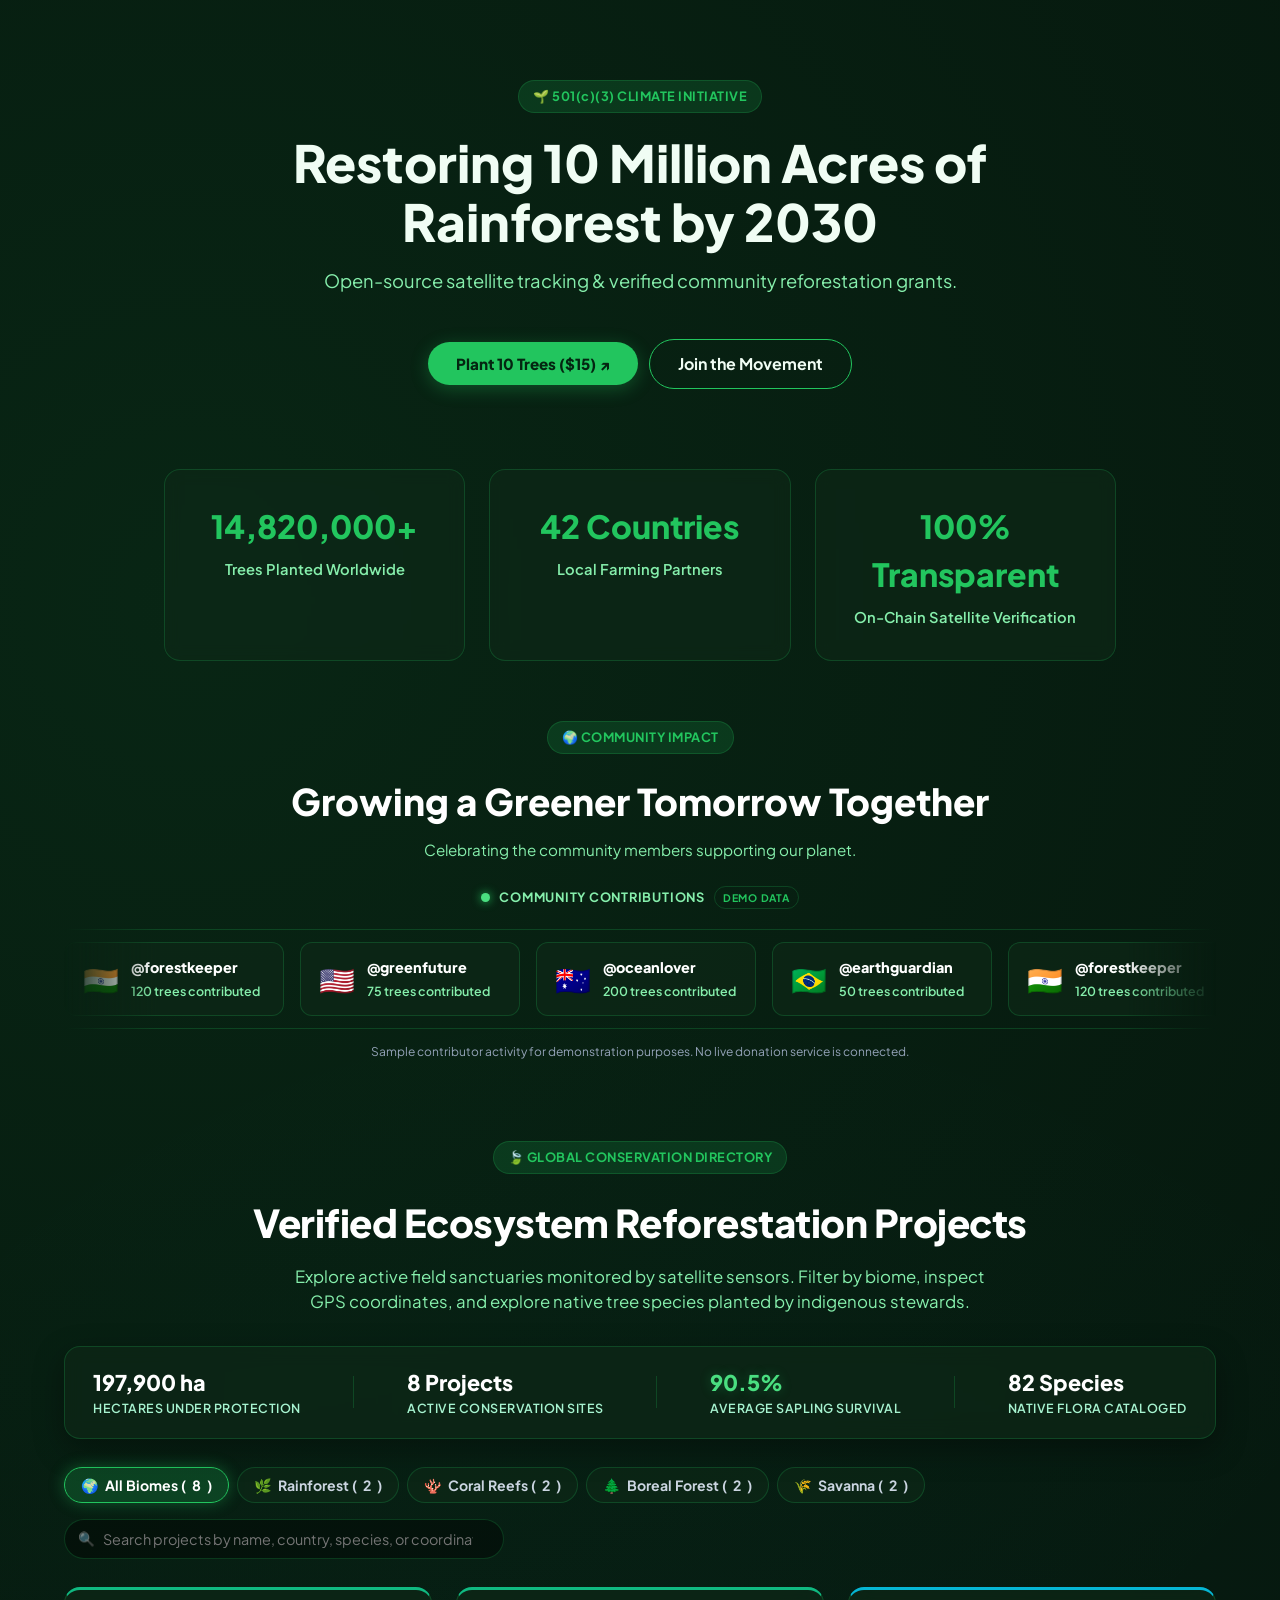
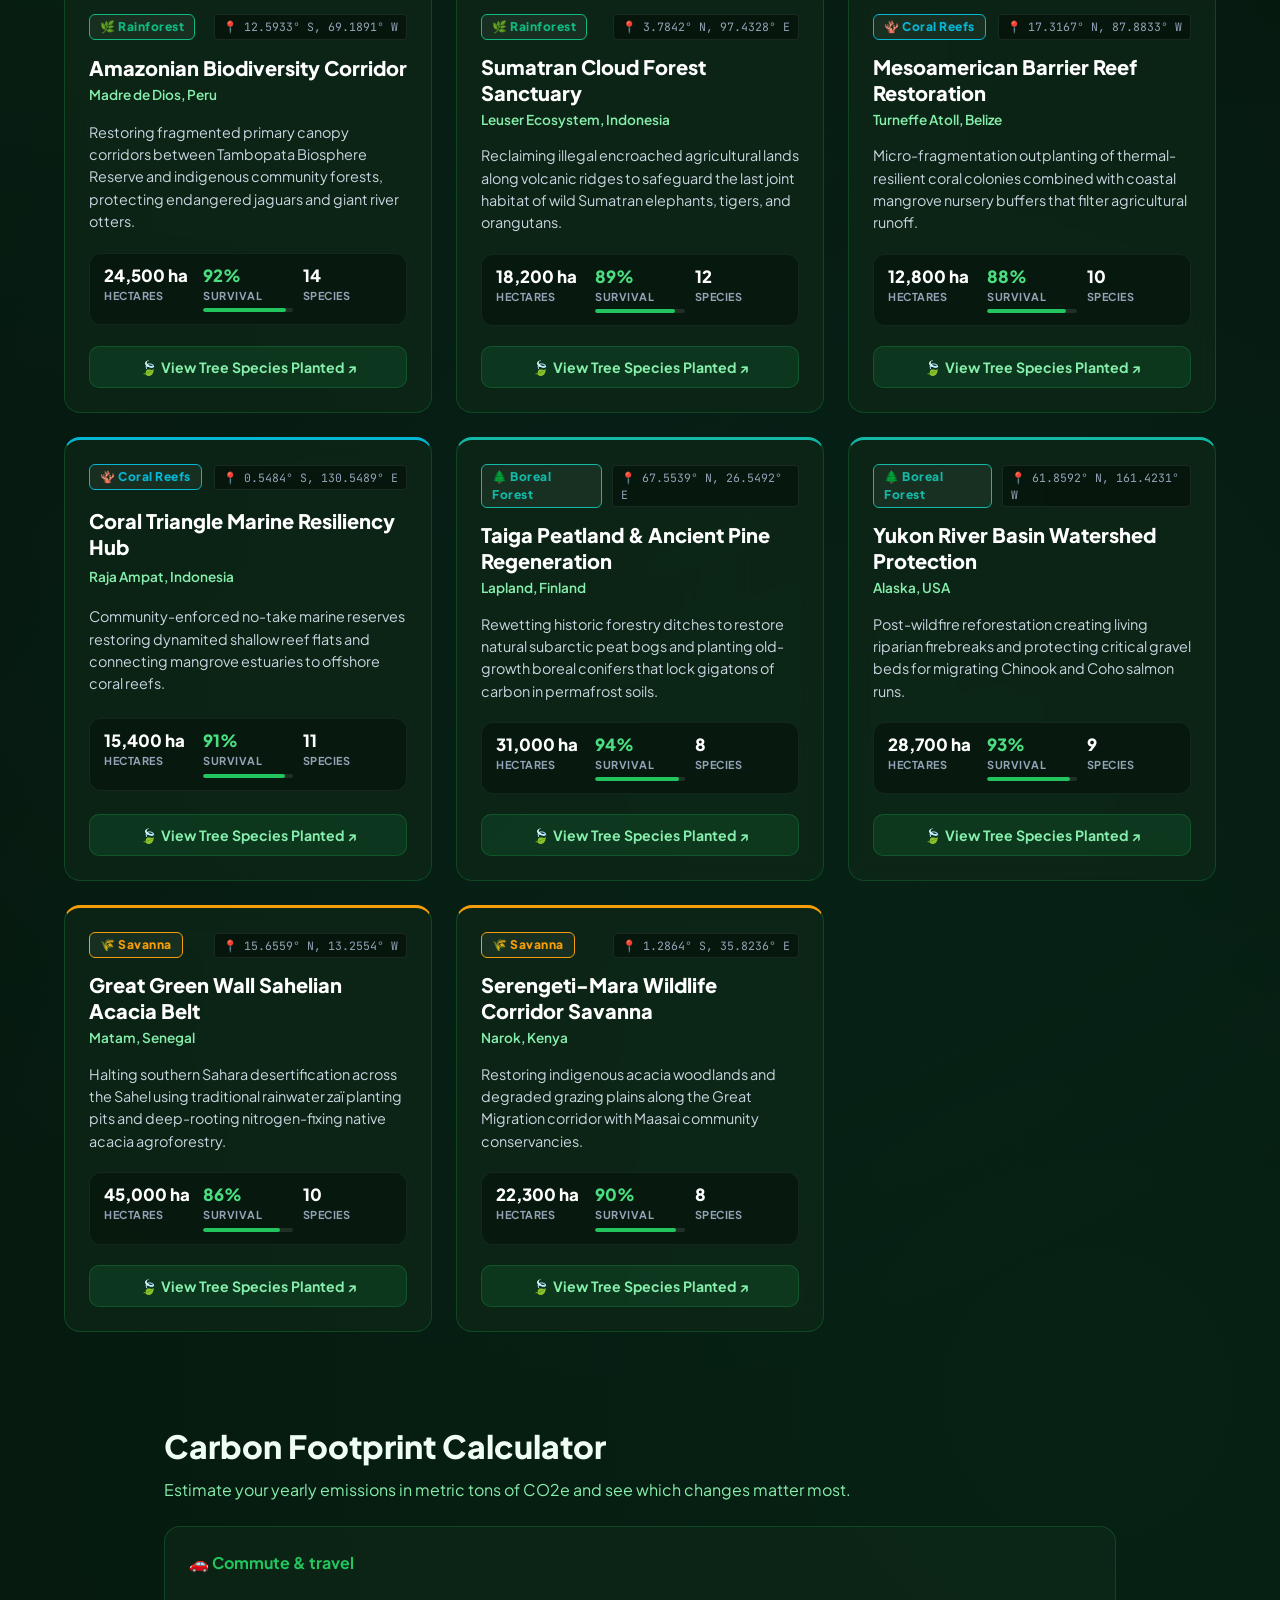
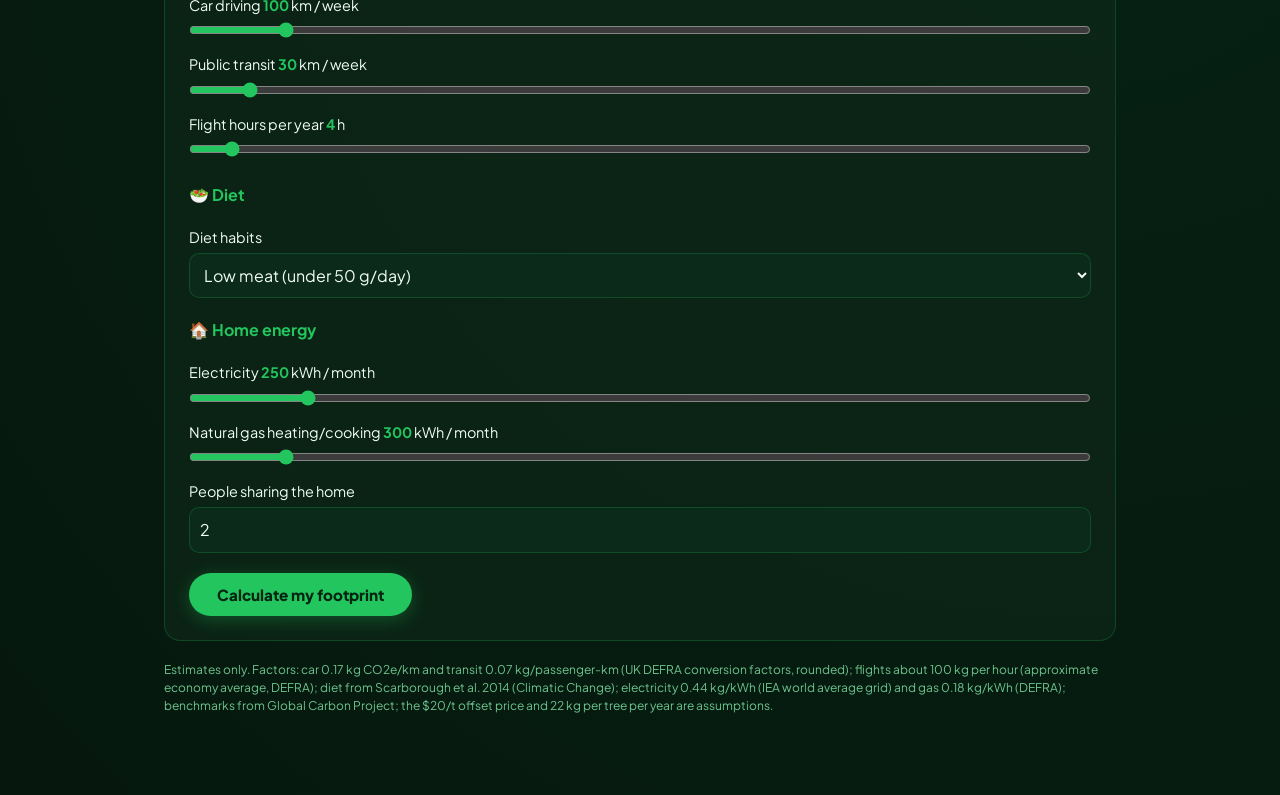
<file: public/showcase/nonprofit-impact/index.html>
<!DOCTYPE html>
<html lang="en">
<head>
  <meta charset="UTF-8" />
  <meta name="viewport" content="width=device-width, initial-scale=1.0" />
  <title>TerraInitia — Global Reforestation &amp; Ocean Climate Alliance</title>
  <link rel="stylesheet" href="styles.css" />
  <link rel="preconnect" href="https://fonts.googleapis.com">
  <link rel="preconnect" href="https://fonts.gstatic.com" crossorigin>
  <link href="https://fonts.googleapis.com/css2?family=Plus+Jakarta+Sans:wght@400;500;600;700;800&family=JetBrains+Mono:wght@400;500;600&display=swap" rel="stylesheet">
</head>
<body>
  <header class="hero">
    <div class="pill">🌱 501(c)(3) CLIMATE INITIATIVE</div>
    <h1>Restoring 10 Million Acres of Rainforest by 2030</h1>
    <p>Open-source satellite tracking &amp; verified community reforestation grants.</p>
    <button class="donate-btn" onclick="openDonateModal()">Plant 10 Trees ($15) ↗</button>
    <button type="button" class="volunteer-btn" id="open-volunteer-modal">Join the Movement</button>
  </header>

  <main class="impact">
    <div class="card">
      <h3>14,820,000+</h3>
      <p>Trees Planted Worldwide</p>
    </div>
    <div class="card">
      <h3>42 Countries</h3>
      <p>Local Farming Partners</p>
    </div>
    <div class="card">
      <h3>100% Transparent</h3>
      <p>On-Chain Satellite Verification</p>
    </div>
  </main>

  <!-- ===== Community Donor Wall ===== -->
  <section class="donor-wall" aria-labelledby="donor-wall-title">
    <div class="donor-wall-header">
      <span class="pill">🌍 COMMUNITY IMPACT</span>
      <h2 id="donor-wall-title">Growing a Greener Tomorrow Together</h2>
      <p>Celebrating the community members supporting our planet.</p>
    </div>

    <div class="donor-wall-status">
      <span class="status-dot" aria-hidden="true"></span>
      Community contributions
      <span class="demo-label">DEMO DATA</span>
    </div>

    <div class="donor-marquee" aria-label="Recent community contributors">
      <div class="donor-track" id="donor-track">
        <div class="donor-list">
          <article class="donor-card">
            <span class="donor-flag">🇮🇳</span>
            <div class="donor-info">
              <span class="donor-name">@forestkeeper</span>
              <span class="donor-impact">120 trees contributed</span>
            </div>
          </article>
          <article class="donor-card">
            <span class="donor-flag">🇺🇸</span>
            <div class="donor-info">
              <span class="donor-name">@greenfuture</span>
              <span class="donor-impact">75 trees contributed</span>
            </div>
          </article>
          <article class="donor-card">
            <span class="donor-flag">🇦🇺</span>
            <div class="donor-info">
              <span class="donor-name">@oceanlover</span>
              <span class="donor-impact">200 trees contributed</span>
            </div>
          </article>
          <article class="donor-card">
            <span class="donor-flag">🇧🇷</span>
            <div class="donor-info">
              <span class="donor-name">@earthguardian</span>
              <span class="donor-impact">50 trees contributed</span>
            </div>
          </article>
        </div>
        <div class="donor-list" aria-hidden="true">
          <article class="donor-card">
            <span class="donor-flag">🇮🇳</span>
            <div class="donor-info">
              <span class="donor-name">@forestkeeper</span>
              <span class="donor-impact">120 trees contributed</span>
            </div>
          </article>
          <article class="donor-card">
            <span class="donor-flag">🇺🇸</span>
            <div class="donor-info">
              <span class="donor-name">@greenfuture</span>
              <span class="donor-impact">75 trees contributed</span>
            </div>
          </article>
          <article class="donor-card">
            <span class="donor-flag">🇦🇺</span>
            <div class="donor-info">
              <span class="donor-name">@oceanlover</span>
              <span class="donor-impact">200 trees contributed</span>
            </div>
          </article>
          <article class="donor-card">
            <span class="donor-flag">🇧🇷</span>
            <div class="donor-info">
              <span class="donor-name">@earthguardian</span>
              <span class="donor-impact">50 trees contributed</span>
            </div>
          </article>
        </div>
          </div>
        </div>

    <p class="donor-wall-note">
      Sample contributor activity for demonstration purposes. No live donation
      service is connected.
    </p>
  </section>
  <!-- ===== Global Conservation Projects Directory (Issue #104) START ===== -->
  <section class="conservation-directory" id="conservation-projects" aria-labelledby="directory-title">
    <div class="directory-header">
      <div class="pill">🍃 GLOBAL CONSERVATION DIRECTORY</div>
      <h2 id="directory-title">Verified Ecosystem Reforestation Projects</h2>
      <p class="directory-sub">Explore active field sanctuaries monitored by satellite sensors. Filter by biome, inspect GPS coordinates, and explore native tree species planted by indigenous stewards.</p>
    </div>

    <!-- Directory Summary Stats Bar -->
    <div class="directory-summary-bar">
      <div class="dir-summary-stat">
        <span class="dir-stat-num" id="stat-total-ha">197,900 ha</span>
        <span class="dir-stat-lbl">Hectares Under Protection</span>
      </div>
      <div class="dir-stat-sep" aria-hidden="true"></div>
      <div class="dir-summary-stat">
        <span class="dir-stat-num" id="stat-total-projects">8 Projects</span>
        <span class="dir-stat-lbl">Active Conservation Sites</span>
      </div>
      <div class="dir-stat-sep" aria-hidden="true"></div>
      <div class="dir-summary-stat">
        <span class="dir-stat-num highlight-stat" id="stat-avg-survival">90.5%</span>
        <span class="dir-stat-lbl">Average Sapling Survival</span>
      </div>
      <div class="dir-stat-sep" aria-hidden="true"></div>
      <div class="dir-summary-stat">
        <span class="dir-stat-num" id="stat-total-species">82 Species</span>
        <span class="dir-stat-lbl">Native Flora Cataloged</span>
      </div>
    </div>

    <!-- Filter & Search Controls -->
    <div class="directory-controls">
      <div class="biome-filter-group" role="tablist" aria-label="Filter conservation projects by biome">
        <button type="button" class="biome-btn active" role="tab" aria-selected="true" data-biome="all">
          <span class="biome-icon" aria-hidden="true">🌍</span> All Biomes (<span id="count-all">8</span>)
        </button>
        <button type="button" class="biome-btn" role="tab" aria-selected="false" data-biome="Rainforest">
          <span class="biome-icon" aria-hidden="true">🌿</span> Rainforest (<span id="count-rainforest">2</span>)
        </button>
        <button type="button" class="biome-btn" role="tab" aria-selected="false" data-biome="Coral Reefs">
          <span class="biome-icon" aria-hidden="true">🪸</span> Coral Reefs (<span id="count-reefs">2</span>)
        </button>
        <button type="button" class="biome-btn" role="tab" aria-selected="false" data-biome="Boreal Forest">
          <span class="biome-icon" aria-hidden="true">🌲</span> Boreal Forest (<span id="count-boreal">2</span>)
        </button>
        <button type="button" class="biome-btn" role="tab" aria-selected="false" data-biome="Savanna">
          <span class="biome-icon" aria-hidden="true">🌾</span> Savanna (<span id="count-savanna">2</span>)
        </button>
      </div>

      <div class="directory-search-wrapper">
        <span class="dir-search-icon" aria-hidden="true">🔍</span>
        <input type="search" id="directorySearchInput" placeholder="Search projects by name, country, species, or coordinates..." aria-label="Search conservation projects" autocomplete="off" />
      </div>
    </div>

    <!-- Active Projects Grid -->
    <div class="projects-grid" id="projectsGrid" role="region" aria-label="Conservation Projects List">
      <!-- Generated dynamically in script.js -->
    </div>
  </section>

  <!-- Species Planted Details Modal -->
  <div class="species-modal-backdrop" id="speciesModalBackdrop" hidden aria-hidden="true">
    <div class="species-modal" id="speciesModal" role="dialog" aria-modal="true" aria-labelledby="modalProjectTitle">
      <div class="species-modal-header">
        <div class="modal-badge-group">
          <span class="modal-biome-badge" id="modalBiomeBadge">🌿 Rainforest</span>
          <span class="modal-coord-pill" id="modalCoordPill">📍 Coordinates</span>
        </div>
        <button type="button" class="modal-close-icon" id="speciesModalCloseBtn" aria-label="Close species details modal">✕</button>
      </div>

      <h3 class="species-modal-title" id="modalProjectTitle">Project Title</h3>
      <p class="species-modal-subtitle" id="modalProjectLocation">Location Description</p>

      <!-- Key Project Quick Stats in Modal -->
      <div class="modal-metrics-bar">
        <div class="modal-metric-card">
          <span class="modal-metric-val" id="modalMetricHa">0 ha</span>
          <span class="modal-metric-lbl">Restored Area</span>
        </div>
        <div class="modal-metric-card">
          <span class="modal-metric-val highlight-val" id="modalMetricSurvival">0%</span>
          <span class="modal-metric-lbl">Survival Rate</span>
        </div>
        <div class="modal-metric-card">
          <span class="modal-metric-val" id="modalMetricSpeciesCount">0</span>
          <span class="modal-metric-lbl">Species Planted</span>
        </div>
      </div>

      <div class="species-list-section">
        <div class="species-list-heading">
          <h4>Native Flora &amp; Keystone Species Catalog</h4>
          <span class="species-list-meta">Verified Botanist Survey Data</span>
        </div>
        <div class="species-cards-container" id="speciesCardsContainer">
          <!-- Populated dynamically -->
        </div>
      </div>

      <div class="species-modal-footer">
        <button type="button" class="btn-modal-dismiss" id="speciesModalDismissBtn">Close Species Directory</button>
        <button type="button" class="donate-btn" onclick="openDonateModal()">Sponsor This Reserve ↗</button>
      </div>
    </div>
  </div>
  <!-- ===== Global Conservation Projects Directory (Issue #104) END ===== -->

  <section class="calc" id="calculator" aria-labelledby="calc-title">
    <h2 id="calc-title">Carbon Footprint Calculator</h2>
    <p class="calc-sub">Estimate your yearly emissions in metric tons of CO2e and see which changes matter most.</p>
    <div class="calc-grid">
      <form id="carbon-form" novalidate>
        <fieldset>
          <legend><span aria-hidden="true">🚗</span> Commute &amp; travel</legend>
          <label for="carKm">Car driving <output id="carKm-out">100</output> km / week</label>
          <input type="range" id="carKm" name="carKm" min="0" max="1000" step="10" value="100" />
          <label for="transitKm">Public transit <output id="transitKm-out">30</output> km / week</label>
          <input type="range" id="transitKm" name="transitKm" min="0" max="500" step="5" value="30" />
          <label for="flightHours">Flight hours per year <output id="flightHours-out">4</output> h</label>
          <input type="range" id="flightHours" name="flightHours" min="0" max="100" step="1" value="4" />
        </fieldset>
        <fieldset>
          <legend><span aria-hidden="true">🥗</span> Diet</legend>
          <label for="diet">Diet habits</label>
          <select id="diet" name="diet">
            <option value="vegan">Vegan</option>
            <option value="vegetarian">Vegetarian</option>
            <option value="pescatarian">Pescatarian (fish, no meat)</option>
            <option value="lowMeat" selected>Low meat (under 50 g/day)</option>
            <option value="mediumMeat">Medium meat (50-99 g/day)</option>
            <option value="highMeat">High meat (100 g+/day)</option>
          </select>
        </fieldset>
        <fieldset>
          <legend><span aria-hidden="true">🏠</span> Home energy</legend>
          <label for="electricityKwh">Electricity <output id="electricityKwh-out">250</output> kWh / month</label>
          <input type="range" id="electricityKwh" name="electricityKwh" min="0" max="2000" step="10" value="250" />
          <label for="gasKwh">Natural gas heating/cooking <output id="gasKwh-out">300</output> kWh / month</label>
          <input type="range" id="gasKwh" name="gasKwh" min="0" max="3000" step="10" value="300" />
          <label for="household">People sharing the home</label>
          <input type="number" id="household" name="household" min="1" max="20" step="1" value="2" inputmode="numeric" />
        </fieldset>
        <p id="form-error" class="form-error" role="alert" hidden></p>
        <button type="submit" class="donate-btn">Calculate my footprint</button>
      </form>

      <div class="results" id="results" aria-live="polite" hidden>
        <div class="gauge-label"><strong id="total-t">0.0</strong><span>t CO2e / year</span></div>
        <div class="gauge" id="gauge" role="img" aria-label="Footprint gauge">
          <div class="gauge-fill" id="gauge-fill"></div>
        </div>
        <ul class="breakdown" id="breakdown"></ul>
        <h3>Compared with benchmarks</h3>
        <ul class="bench" id="bench"></ul>
        <h3>Biggest ways to cut your footprint</h3>
        <ol class="tips" id="tips"></ol>
        <div class="offset">
          <p>Offsetting your full footprint would cost about <strong id="offset-cost">$0</strong> per year (about <span id="offset-trees">0</span> trees of yearly absorption).</p>
          <button type="button" class="donate-btn" id="offset-btn">Offset My Emissions</button>
          <p id="offset-msg" class="offset-msg" hidden></p>
        </div>
      </div>
    </div>
    <p class="sources">Estimates only. Factors: car 0.17 kg CO2e/km and transit 0.07 kg/passenger-km (UK DEFRA conversion factors, rounded); flights about 100 kg per hour (approximate economy average, DEFRA); diet from Scarborough et al. 2014 (Climatic Change); electricity 0.44 kg/kWh (IEA world average grid) and gas 0.18 kg/kWh (DEFRA); benchmarks from Global Carbon Project; the $20/t offset price and 22 kg per tree per year are assumptions.</p>
  </section>
  <dialog class="volunteer-modal" id="volunteer-modal"
        aria-labelledby="volunteer-title">
    <div class="modal-content">
      <button type="button" class="modal-close"
              id="close-volunteer-modal"
              aria-label="Close volunteer form">
        &times;
      </button>

      <div id="volunteer-form-view">
        <p class="modal-eyebrow">MAKE A DIFFERENCE</p>
        <h2 id="volunteer-title">Join the Movement</h2>
        <p class="modal-description">
          Choose a cause and take the first step toward a greener future.
        </p>

        <form id="volunteer-form">
          <label for="volunteer-name">Full name</label>
          <input type="text" id="volunteer-name" name="name"
                placeholder="Your name" autocomplete="name"
                required maxlength="100" />

          <label for="volunteer-email">Email address</label>
          <input type="email" id="volunteer-email" name="email"
                placeholder="you@example.com" autocomplete="email"
                required maxlength="254" />

          <label for="volunteer-cause">Preferred cause</label>
          <select id="volunteer-cause" name="cause" required>
            <option value="">Select a cause</option>
            <option value="reforestation">Rainforest reforestation</option>
            <option value="ocean">Ocean conservation</option>
            <option value="wildlife">Wildlife protection</option>
            <option value="community">Community climate education</option>
          </select>

          <p id="volunteer-error" class="form-error"
            role="alert" hidden></p>

          <button type="submit" class="donate-btn volunteer-submit">
            Sign me up
          </button>
        </form>
      </div>

      <section id="volunteer-success" class="volunteer-success"
              aria-live="polite" hidden>
        <div class="success-badge" aria-hidden="true">✓</div>
        <h2>You're part of the movement!</h2>
        <p id="volunteer-thank-you"></p>
        <p class="demo-notice">
          This is a demo. Your information has not been sent or saved.
        </p>
        <button type="button" class="donate-btn"
                id="finish-volunteer">
          Done
        </button>
      </section>
    </div>
  </dialog>
  <dialog class="donation-modal" id="donation-modal" aria-labelledby="donation-title">
    <div class="donation-content">
      <button type="button" class="donation-close" id="donation-close" aria-label="Close donation dialog">&times;</button>
      <p class="donation-eyebrow">MAKE AN IMPACT</p>
      <h2 id="donation-title">Choose your contribution</h2>
      <p class="donation-description">Every contribution supports restoration work. Choose an amount and how often you would like to give.</p>

      <div class="donation-frequency" role="group" aria-label="Donation frequency">
        <button type="button" class="donation-frequency-btn is-active" data-frequency="once" aria-pressed="true">One-time</button>
        <button type="button" class="donation-frequency-btn" data-frequency="monthly" aria-pressed="false">Monthly</button>
      </div>

      <p class="donation-label">Select an amount</p>
      <div class="donation-amounts" role="group" aria-label="Preset donation amounts">
        <button type="button" class="donation-amount-btn" data-amount="10">$10</button>
        <button type="button" class="donation-amount-btn is-active" data-amount="25" aria-pressed="true">$25</button>
        <button type="button" class="donation-amount-btn" data-amount="50" aria-pressed="false">$50</button>
        <button type="button" class="donation-amount-btn" data-amount="100" aria-pressed="false">$100</button>
      </div>

      <label class="donation-label" for="custom-donation-amount">Or enter a custom amount (USD)</label>
      <div class="donation-input-wrap"><span aria-hidden="true">$</span><input id="custom-donation-amount" type="number" min="1" max="10000" step="1" value="25" inputmode="numeric" /></div>
      <p class="donation-impact" id="donation-impact" aria-live="polite">$25 could support approximately 12 trees.</p>
      <p class="donation-error" id="donation-error" role="alert" hidden></p>
      <button type="button" class="donation-submit" id="donation-submit">Continue with $25</button>
      <p class="donation-demo-note">Demo only — no payment will be collected and no donation is processed.</p>
      <p class="donation-feedback" id="donation-feedback" role="status" hidden></p>
    </div>
  </dialog>
  <script src="script.js"></script>
</body>
</html>
</file>
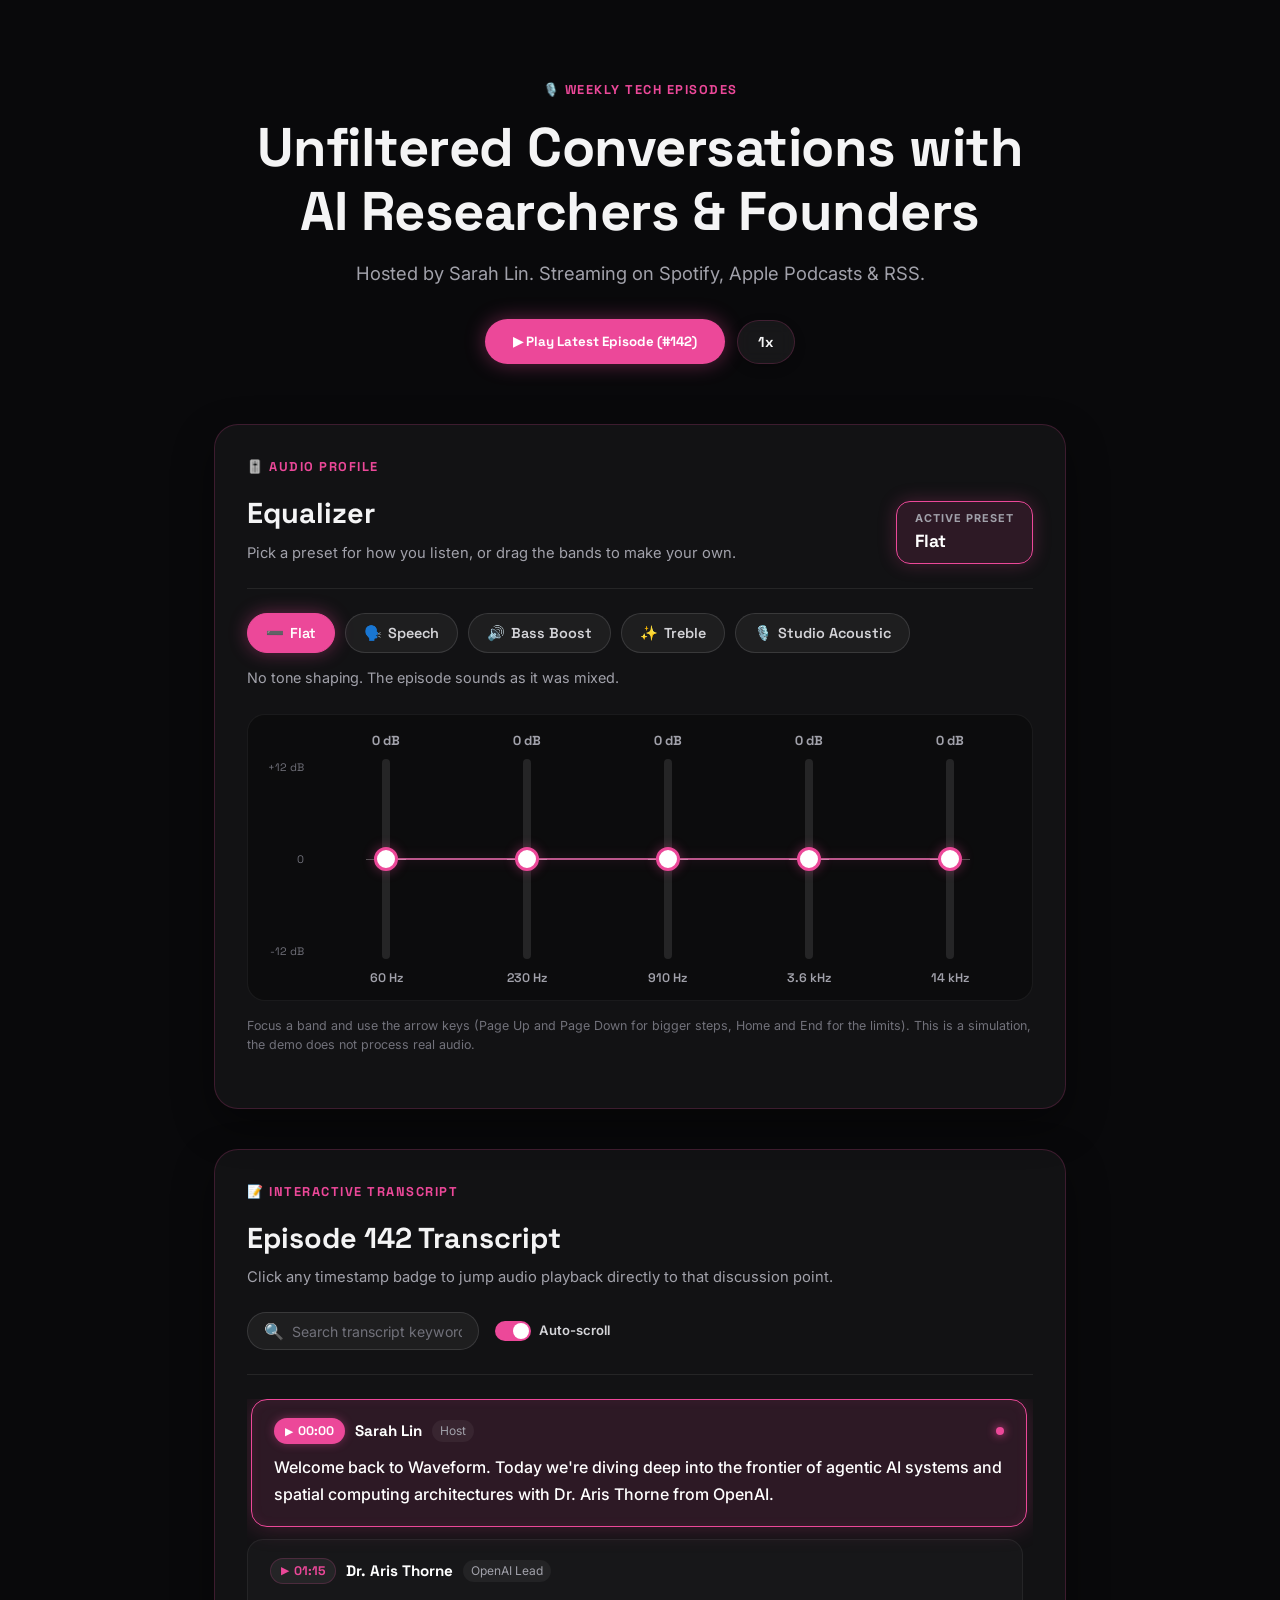
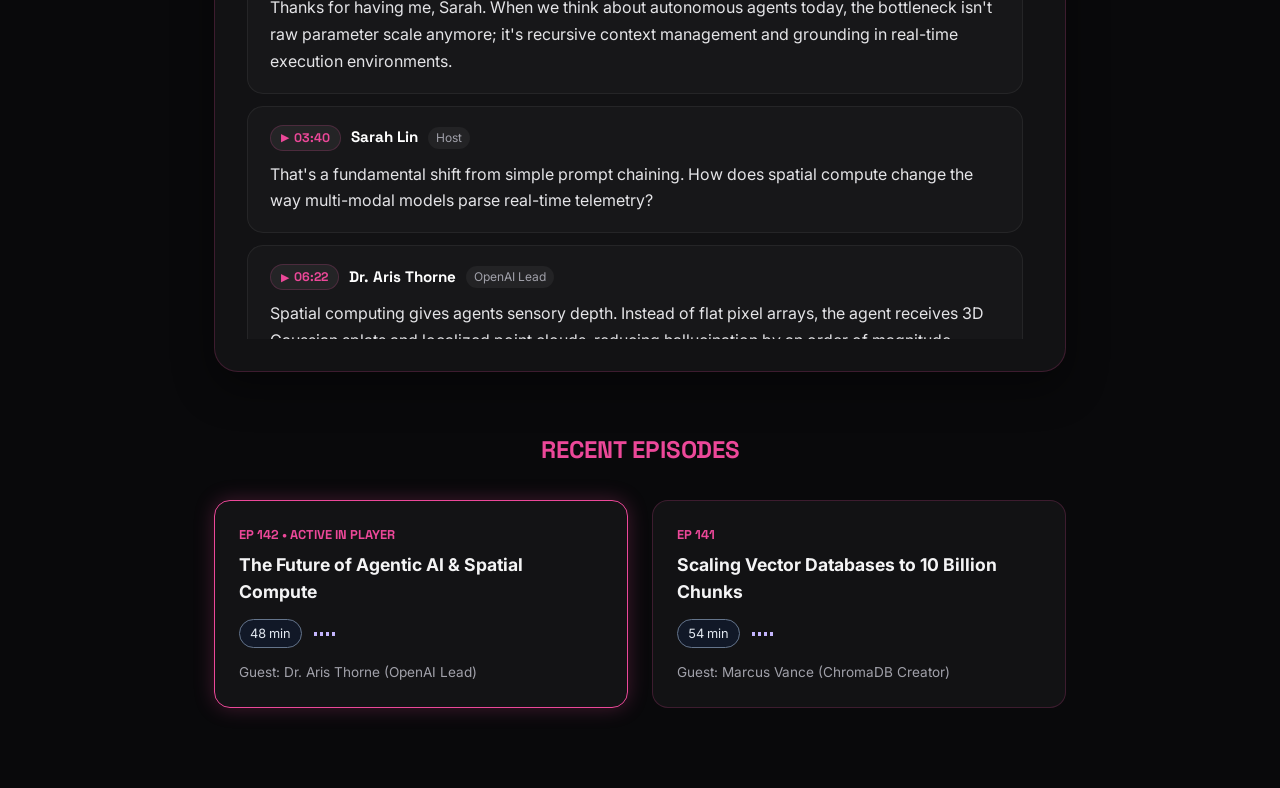
<file: public/showcase/podcast-audio-stream/index.html>
<!DOCTYPE html>
<html lang="en">
<head>
  <meta charset="UTF-8" />
  <meta name="viewport" content="width=device-width, initial-scale=1.0" />
  <title>Waveform — Deep Tech &amp; AI Podcast Network</title>
  <link rel="stylesheet" href="styles.css" />
  <link rel="preconnect" href="https://fonts.googleapis.com">
  <link rel="preconnect" href="https://fonts.gstatic.com" crossorigin>
  <link href="https://fonts.googleapis.com/css2?family=Space+Grotesk:wght@500;700;800&family=Inter:wght@400;500;600;700&display=swap" rel="stylesheet">
</head>
<body>
  <header class="hero">
    <div class="tag">🎙️ WEEKLY TECH EPISODES</div>
    <h1>Unfiltered Conversations with AI Researchers &amp; Founders</h1>
    <p>Hosted by Sarah Lin. Streaming on Spotify, Apple Podcasts &amp; RSS.</p>
    <div class="player-controls">
      <button class="play-btn" id="hero-play-btn" onclick="playEpisode('Ep 142')">▶ Play Latest Episode (#142)</button>
      <button id="speed-btn" class="speed-btn" onclick="toggleSpeed()" aria-label="Playback speed: 1x" title="Cycle playback speed">1x</button>
    </div>
  </header>

  <!-- Interactive Mini Player Dock & Timeline Scrubber -->
  <section class="player-dock-section" id="player-dock" role="region" aria-label="Mini audio player" hidden>
    <div class="dock-container">
      <div class="dock-now-playing">
        <div class="dock-art">🎙️</div>
        <div class="dock-info">
          <div class="dock-ep-tag" id="dock-ep-tag">NOW STREAMING • EP 142</div>
          <h4 class="dock-title" id="dock-title">The Future of Agentic AI &amp; Spatial Compute</h4>
          <span class="dock-guest" id="dock-guest">Guest: Dr. Aris Thorne (OpenAI Lead)</span>
        </div>
      </div>

      <div class="dock-timeline-wrap">
        <div class="dock-controls-row">
          <button type="button" class="dock-btn" id="dock-rewind-btn" title="Rewind 15 seconds" aria-label="Rewind 15 seconds">↺ 15s</button>
          <button type="button" class="dock-play-pause-btn" id="dock-play-pause-btn" title="Play Episode" aria-label="Play or pause episode">▶</button>
          <button type="button" class="dock-btn" id="dock-forward-btn" title="Forward 15 seconds" aria-label="Forward 15 seconds">15s ↻</button>
          <button type="button" class="dock-speed-pill" id="dock-speed-pill" onclick="toggleSpeed()" title="Cycle Playback Speed">1x</button>
          <button type="button" class="dock-speed-pill dock-eq-pill" id="dock-eq-pill" title="Open the equalizer" aria-label="Equalizer preset: Flat. Open equalizer">EQ Flat</button>
        </div>

        <div class="dock-scrubber-row">
          <span class="time-label" id="current-time-label">00:00</span>
          <div class="scrubber-bar-container">
            <input type="range" class="dock-scrubber" id="dock-scrubber" min="0" max="2880" value="0" step="1" aria-label="Episode timeline scrubber" aria-valuetext="00:00 of 48:00" />
            <div class="scrubber-fill" id="scrubber-fill"></div>
          </div>
          <span class="time-label" id="duration-label">48:00</span>
        </div>
        <button type="button" class="bookmark-moment-btn" id="bookmark-moment-btn">Bookmark Timestamp</button>
      </div>

      <div class="dock-volume">
        <button type="button" class="dock-vol-btn" id="dock-mute-btn" aria-label="Mute" title="Mute">🔊</button>
        <input type="range" class="dock-volume-slider" id="dock-volume" min="0" max="100" value="100" step="1" aria-label="Volume" aria-valuetext="100%" />
      </div>
    </div>
    <div class="bookmarks-tray" id="bookmarks-tray" aria-label="Saved episode bookmarks"></div>
  </section>

  <!-- ===== Audio Equalizer Preset Selector (Issue #205) START ===== -->
  <section class="eq-section" id="eq-section" aria-labelledby="eq-title">
    <div class="eq-container">
      <div class="eq-header">
        <div class="eq-header-left">
          <div class="tag">🎚️ AUDIO PROFILE</div>
          <h2 id="eq-title">Equalizer</h2>
          <p>Pick a preset for how you listen, or drag the bands to make your own.</p>
        </div>
        <div class="eq-active-badge" id="eq-active-badge">
          <span class="eq-badge-label">Active preset</span>
          <strong id="eq-active-name">Flat</strong>
        </div>
      </div>

      <div class="eq-presets" id="eq-presets" role="radiogroup" aria-label="Equalizer preset">
        <!-- Preset buttons generated in script.js -->
      </div>
      <p class="eq-description" id="eq-description"></p>

      <div class="eq-stage">
        <div class="eq-scale" aria-hidden="true"><span>+12 dB</span><span>0</span><span>-12 dB</span></div>
        <div class="eq-bands" id="eq-bands">
          <svg class="eq-curve" id="eq-curve" viewBox="0 0 500 200" preserveAspectRatio="none" aria-hidden="true" focusable="false">
            <path id="eq-curve-path" d="" />
          </svg>
          <!-- Band sliders generated in script.js -->
        </div>
      </div>
      <p class="eq-hint">Focus a band and use the arrow keys (Page Up and Page Down for bigger steps, Home and End for the limits). This is a simulation, the demo does not process real audio.</p>
      <p class="eq-status" id="eq-status" role="status" aria-live="polite"></p>
    </div>
  </section>
  <!-- ===== Audio Equalizer Preset Selector (Issue #205) END ===== -->

  <!-- Interactive Transcript Reader Section -->
  <section class="transcript-section" id="episode-transcript-section">
    <div class="transcript-container">
      <div class="transcript-header">
        <div class="transcript-header-left">
          <div class="tag">📝 INTERACTIVE TRANSCRIPT</div>
          <h2>Episode 142 Transcript</h2>
          <p>Click any timestamp badge to jump audio playback directly to that discussion point.</p>
        </div>

        <div class="transcript-tools">
          <div class="transcript-search">
            <span class="search-icon">🔍</span>
            <input type="text" id="transcript-search-input" placeholder="Search transcript keywords..." />
          </div>
          <label class="autoscroll-toggle" title="Automatically keep currently playing segment in view">
            <input type="checkbox" id="autoscroll-checkbox" checked />
            <span class="toggle-switch"></span>
            <span class="toggle-text">Auto-scroll</span>
          </label>
        </div>
      </div>

      <div class="transcript-body" id="transcript-body">
        <!-- Transcript paragraphs with clickable timestamps dynamically populated via script.js -->
      </div>
    </div>
  </section>

  <main class="episodes">
    <h2>RECENT EPISODES</h2>
    <div class="grid">
      <div class="card active-card" id="card-142" onclick="playEpisode('Ep 142')" style="cursor: pointer;">
        <div class="ep-num">EP 142 • ACTIVE IN PLAYER</div>
        <h3>The Future of Agentic AI &amp; Spatial Compute</h3>
        <div class="episode-meta"><span class="episode-duration">48 min</span><span class="episode-equalizer" aria-hidden="true"><i></i><i></i><i></i><i></i></span></div>
        <p>Guest: Dr. Aris Thorne (OpenAI Lead)</p>
      </div>
      <div class="card" id="card-141" onclick="playEpisode('Ep 141')" style="cursor: pointer;">
        <div class="ep-num">EP 141</div>
        <h3>Scaling Vector Databases to 10 Billion Chunks</h3>
        <div class="episode-meta"><span class="episode-duration">54 min</span><span class="episode-equalizer" aria-hidden="true"><i></i><i></i><i></i><i></i></span></div>
        <p>Guest: Marcus Vance (ChromaDB Creator)</p>
      </div>
    </div>
  </main>
  <script src="player-logic.js"></script>
  <script src="script.js"></script>
</body>
</html>
</file>
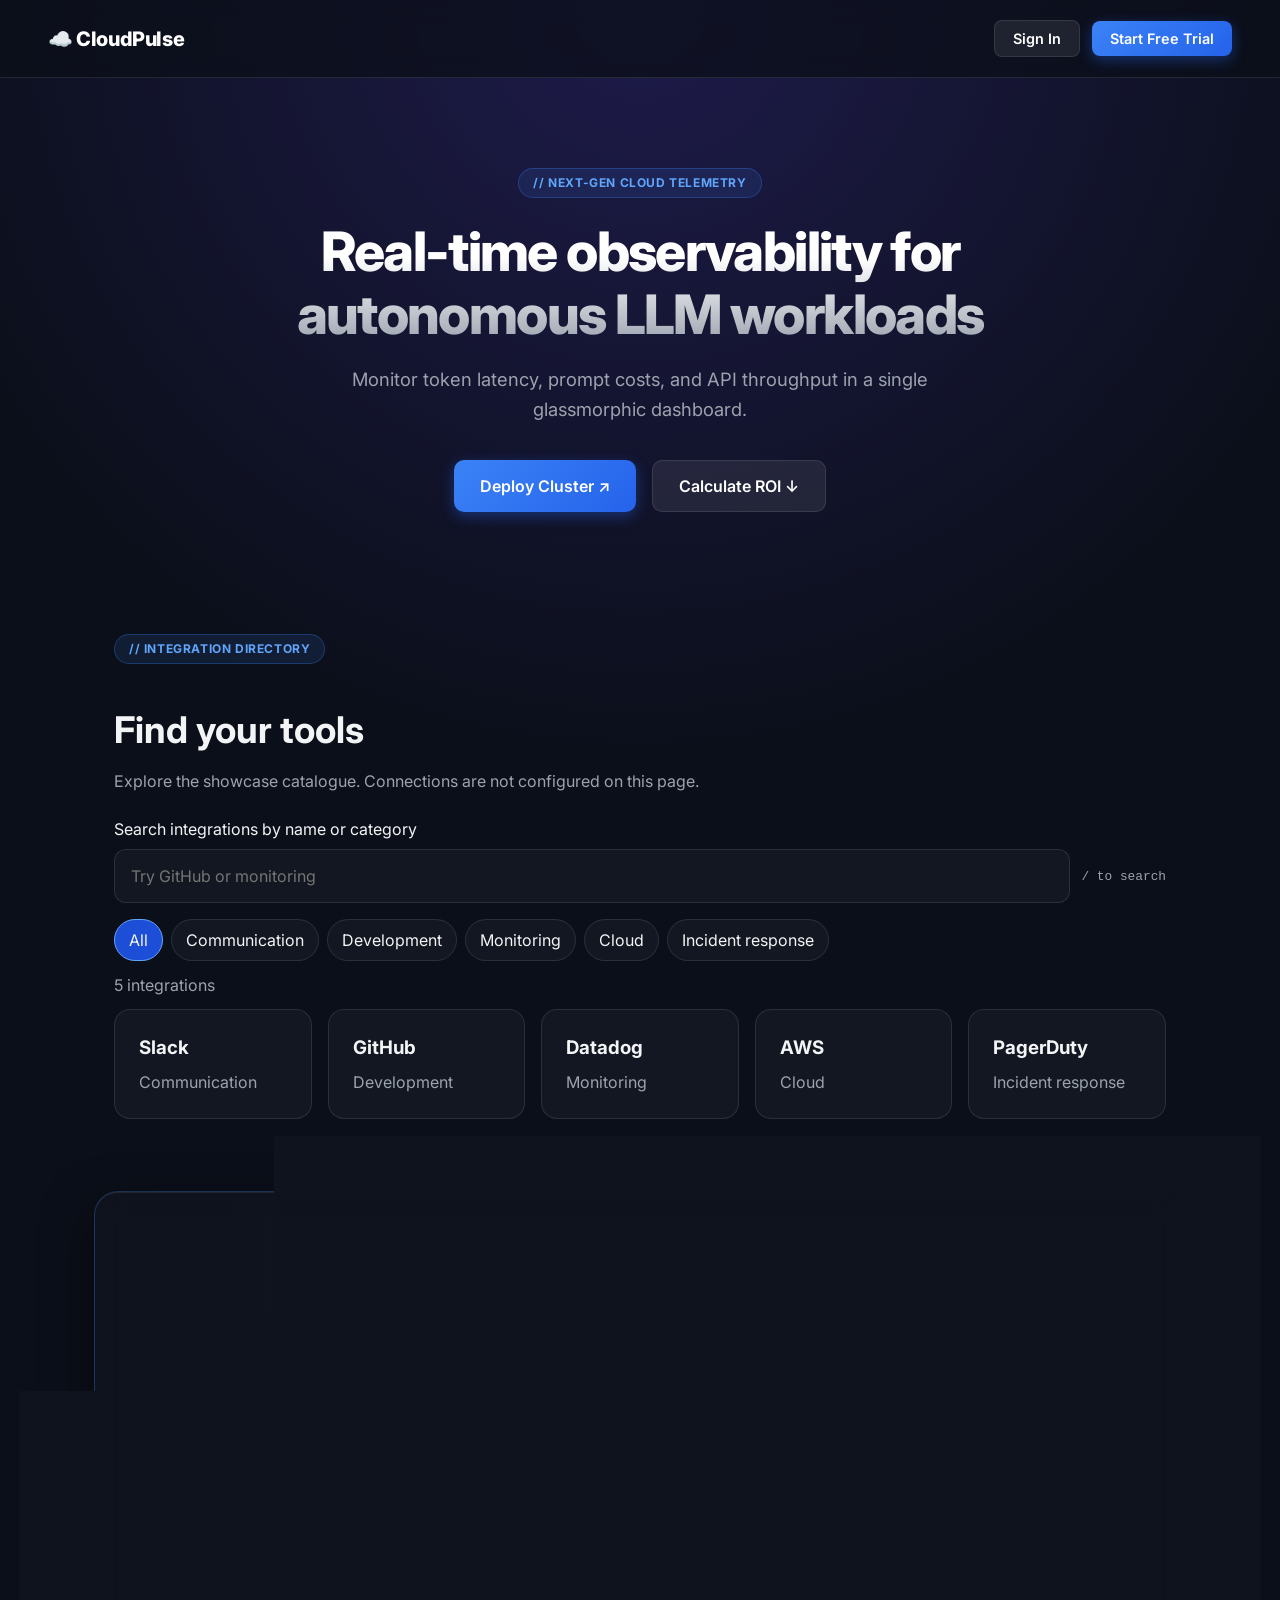
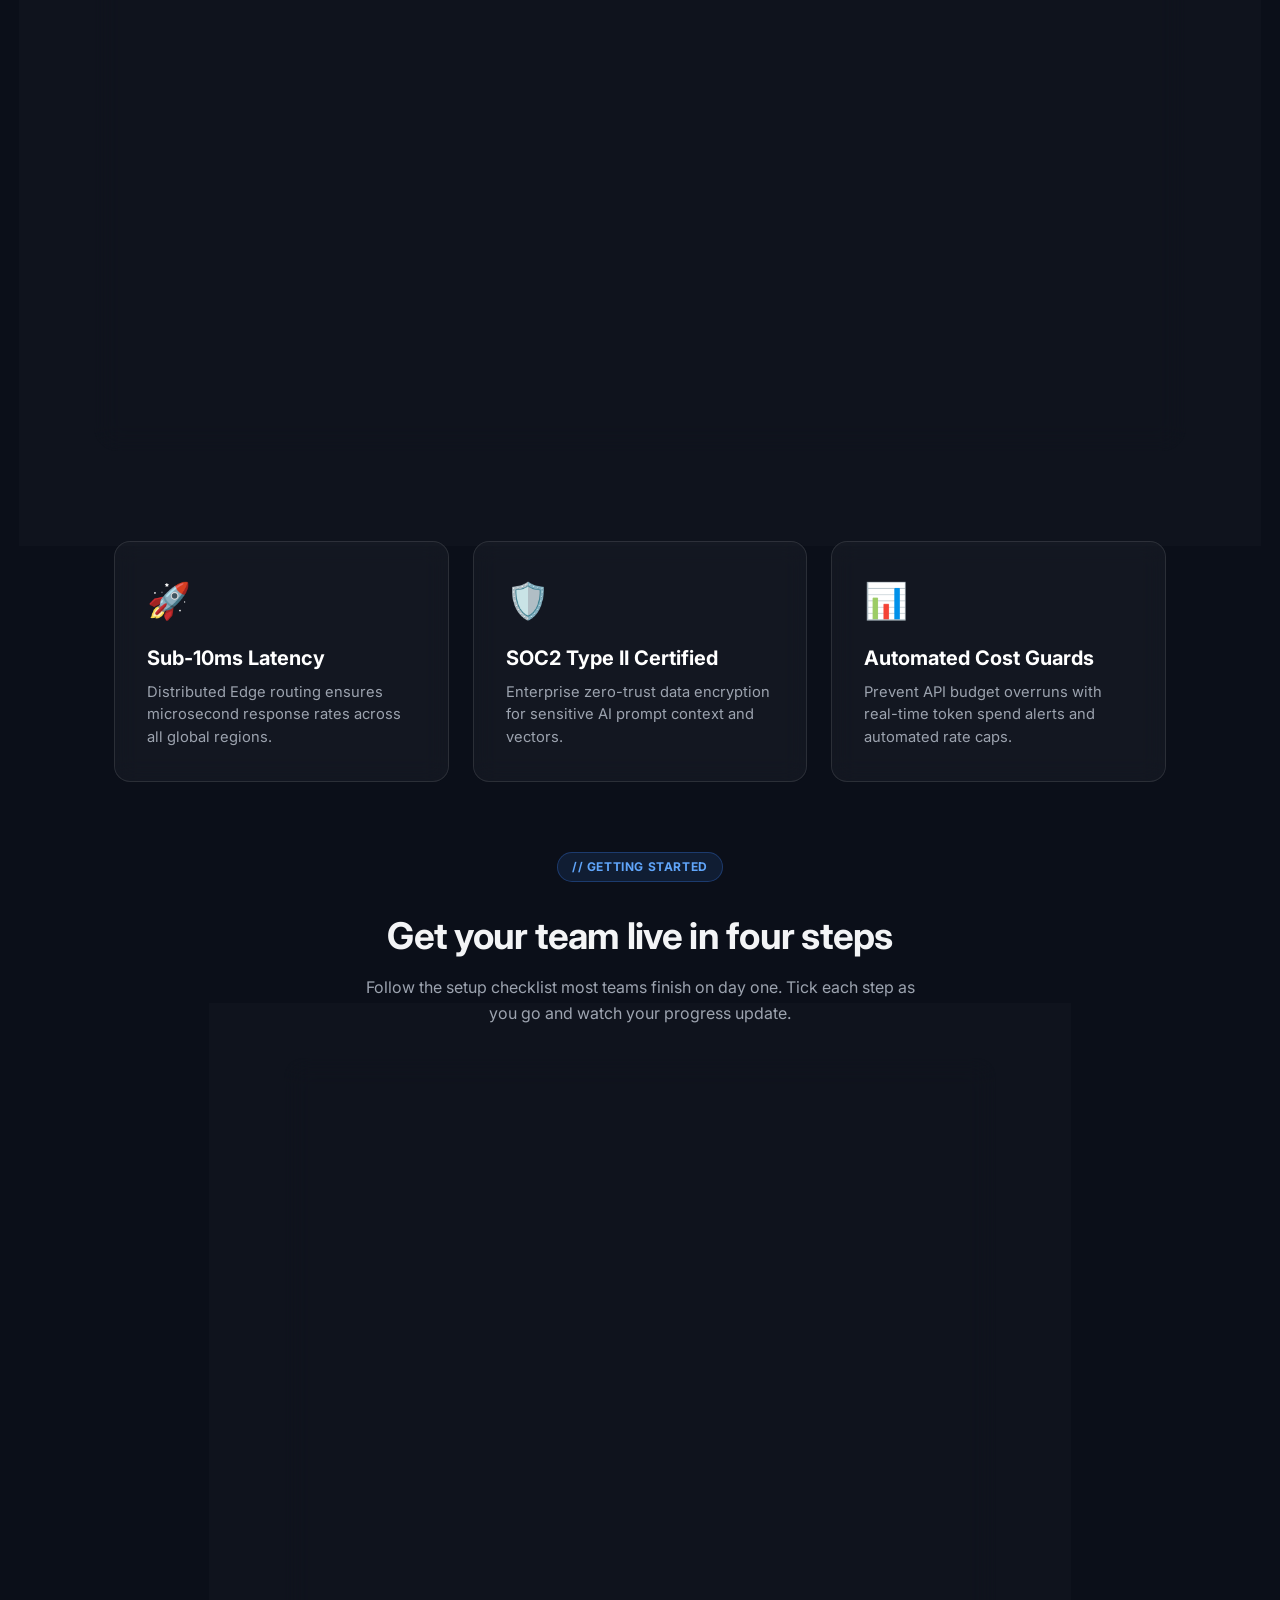
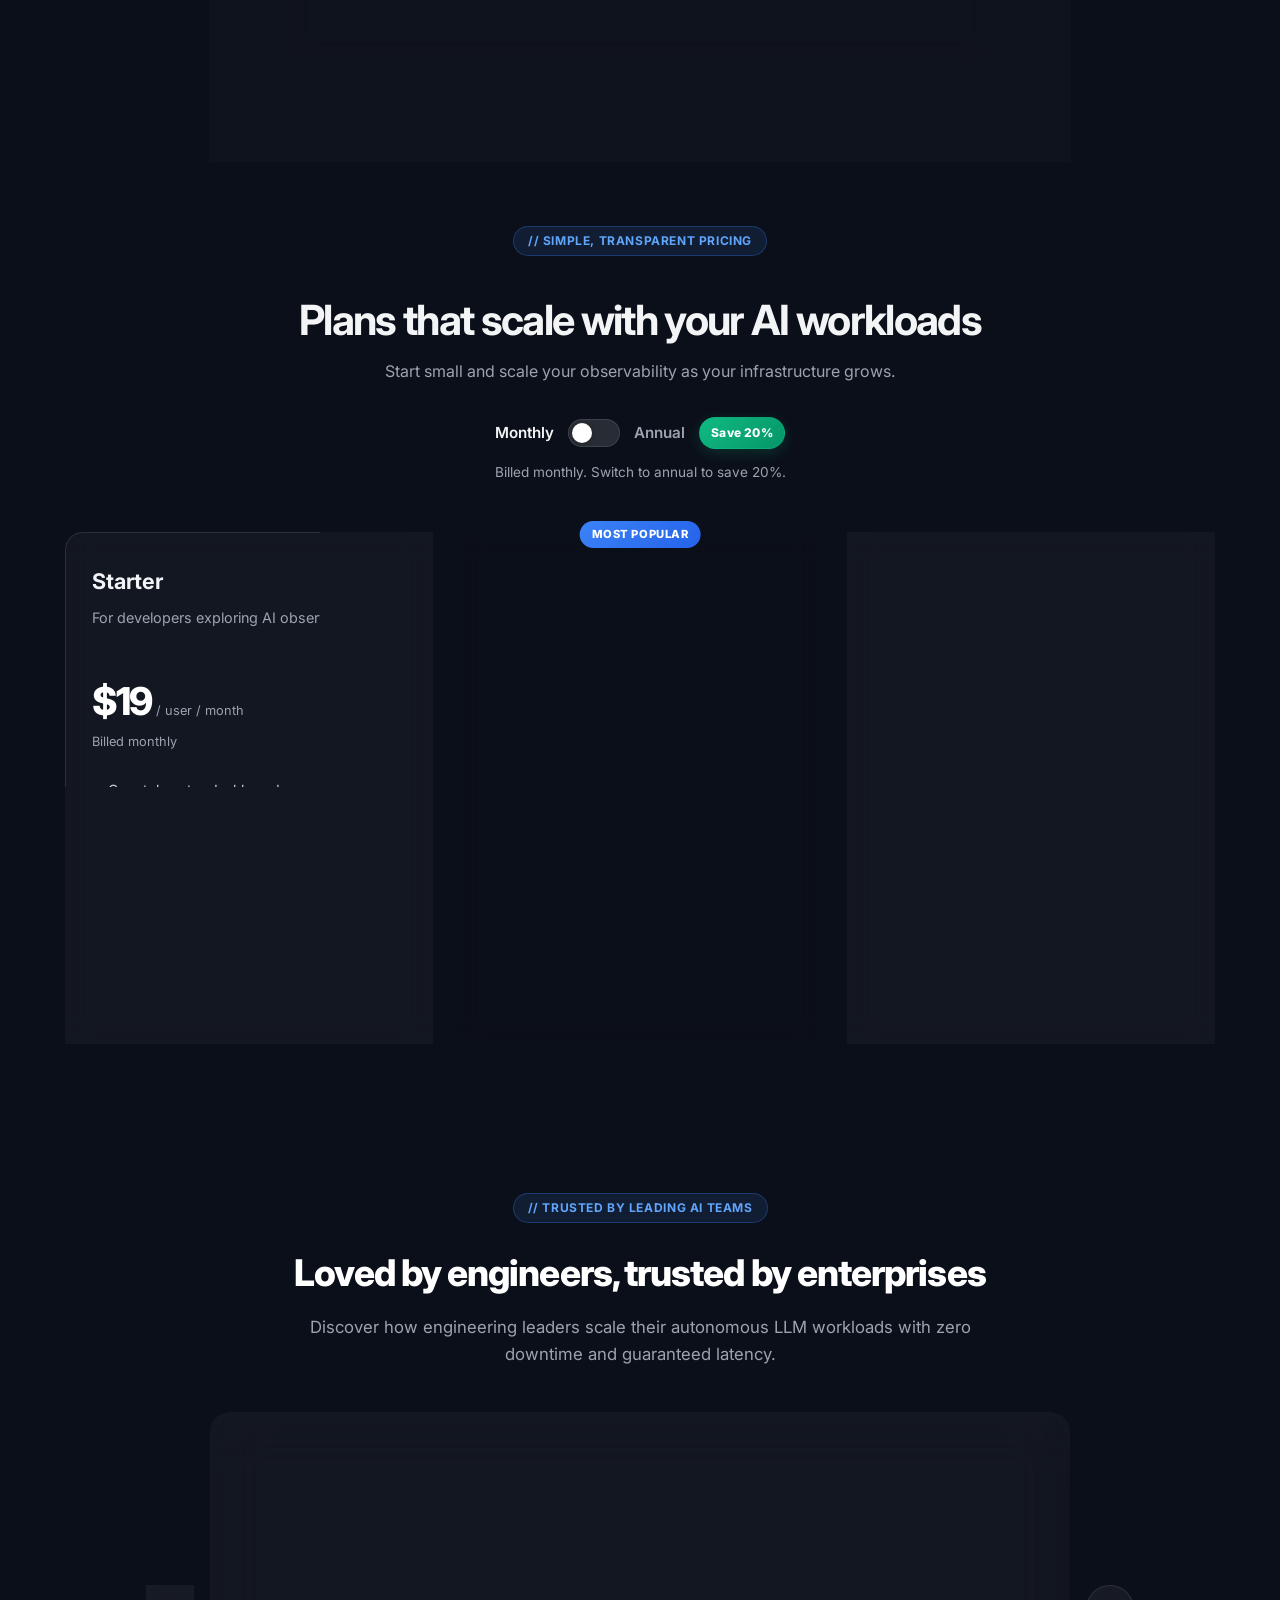
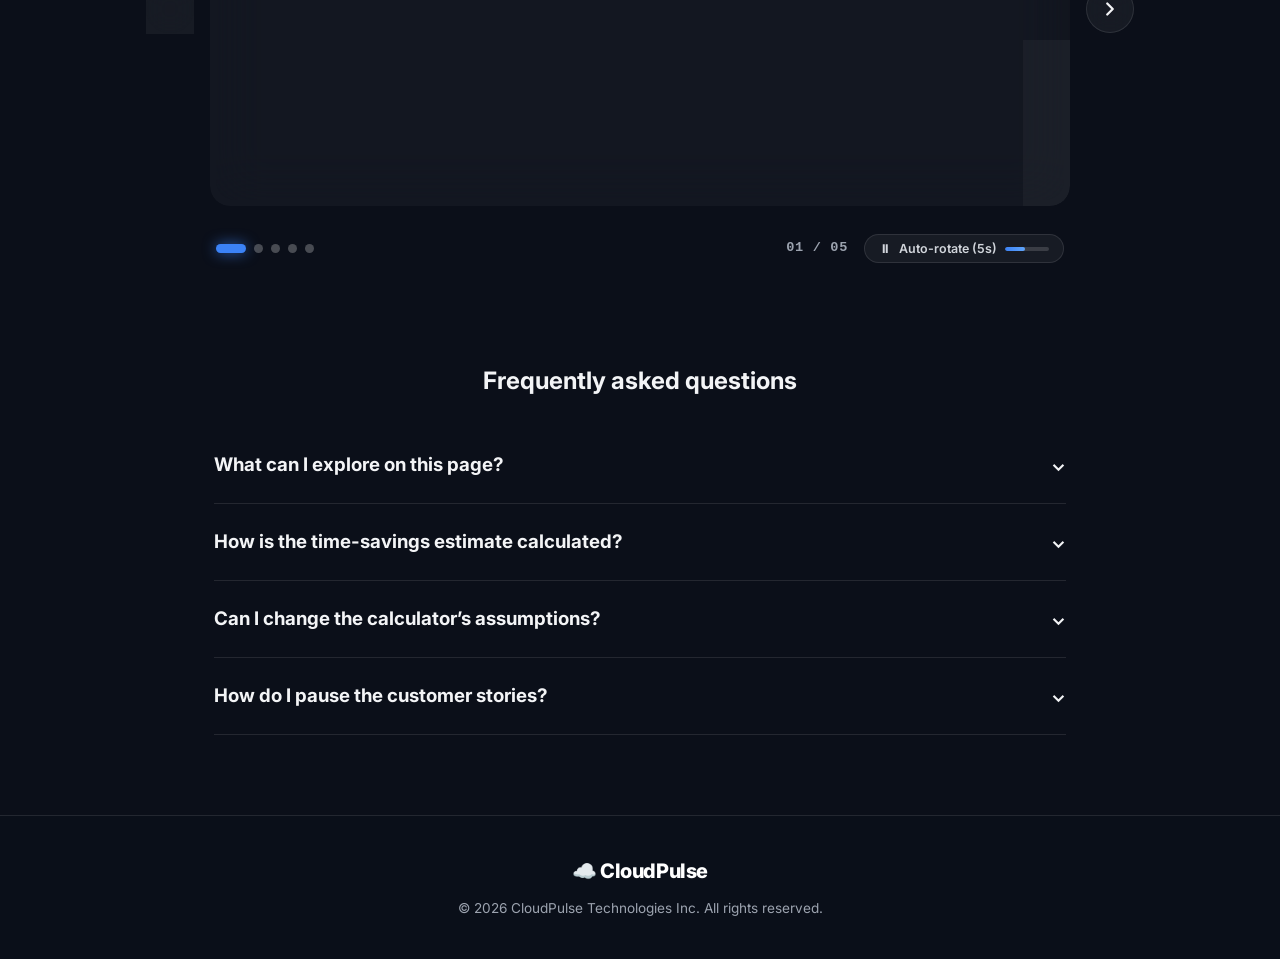
<file: public/showcase/saas-launchpad/index.html>
<!DOCTYPE html>
<html lang="en">
<head>
  <meta charset="UTF-8" />
  <meta name="viewport" content="width=device-width, initial-scale=1.0" />
  <title>CloudPulse — AI Infrastructure SaaS</title>
  <link rel="stylesheet" href="styles.css" />
  <link rel="preconnect" href="https://fonts.googleapis.com">
  <link rel="preconnect" href="https://fonts.gstatic.com" crossorigin>
  <link href="https://fonts.googleapis.com/css2?family=Inter:wght@400;500;600;700;800&display=swap" rel="stylesheet">
</head>
<body>
  <nav class="nav">
    <div class="logo">☁️ CloudPulse</div>
    <div class="nav-btns">
      <button class="btn btn-secondary">Sign In</button>
      <button class="btn btn-primary">Start Free Trial</button>
    </div>
  </nav>

  <header class="hero">
    <div class="pill">// NEXT-GEN CLOUD TELEMETRY</div>
    <h1>Real-time observability for autonomous LLM workloads</h1>
    <p>Monitor token latency, prompt costs, and API throughput in a single glassmorphic dashboard.</p>
    <div class="cta-group">
      <button class="btn btn-lg btn-primary">Deploy Cluster ↗</button>
      <a href="#roi-calculator" class="btn btn-lg btn-secondary">Calculate ROI ↓</a>
    </div>
  </header>

  <section class="integrations-section" aria-labelledby="integrations-heading">
    <div class="pill">// INTEGRATION DIRECTORY</div>
    <h2 id="integrations-heading">Find your tools</h2>
    <p class="integrations-description">Explore the showcase catalogue. Connections are not configured on this page.</p>
    <div class="integration-search">
      <label for="integration-search">Search integrations by name or category</label>
      <div><input id="integration-search" type="search" placeholder="Try GitHub or monitoring" aria-controls="integration-list" aria-describedby="integration-shortcut" disabled /><kbd id="integration-shortcut">/ to search</kbd></div>
    </div>
    <div class="integration-filters" role="group" aria-label="Integration categories">
      <button type="button" data-integration-category="all" aria-pressed="true" disabled>All</button>
      <button type="button" data-integration-category="Communication" aria-pressed="false" disabled>Communication</button>
      <button type="button" data-integration-category="Development" aria-pressed="false" disabled>Development</button>
      <button type="button" data-integration-category="Monitoring" aria-pressed="false" disabled>Monitoring</button>
      <button type="button" data-integration-category="Cloud" aria-pressed="false" disabled>Cloud</button>
      <button type="button" data-integration-category="Incident response" aria-pressed="false" disabled>Incident response</button>
    </div>
    <p id="integration-count" class="integration-count" role="status" aria-live="polite">5 integrations</p>
    <ul id="integration-list" class="integration-list">
      <li data-integration-name="Slack" data-integration-category="Communication"><h3>Slack</h3><p>Communication</p></li>
      <li data-integration-name="GitHub" data-integration-category="Development"><h3>GitHub</h3><p>Development</p></li>
      <li data-integration-name="Datadog" data-integration-category="Monitoring"><h3>Datadog</h3><p>Monitoring</p></li>
      <li data-integration-name="AWS" data-integration-category="Cloud"><h3>AWS</h3><p>Cloud</p></li>
      <li data-integration-name="PagerDuty" data-integration-category="Incident response"><h3>PagerDuty</h3><p>Incident response</p></li>
    </ul>
    <p id="integration-empty" class="integrations-description" hidden>No integrations match. Clear your search or choose another category.</p>
    <noscript><p>All integrations are shown. Enable JavaScript to search and filter.</p></noscript>
  </section>

  <!-- Interactive ROI Value Calculator Section -->
  <section class="roi-section" id="roi-calculator">
    <div class="roi-container">
      <div class="roi-header">
        <div class="pill">// VALUE &amp; IMPACT CALCULATOR</div>
        <h2>Calculate Your Engineering ROI</h2>
        <p>See how much time and budget CloudPulse saves your engineering organization through automated observability and cost guards.</p>
      </div>

      <div class="roi-grid">
        <!-- Controls Column -->
        <div class="roi-controls-card">
          <!-- Team Size Slider -->
          <div class="control-group">
            <div class="control-header">
              <label for="team-size-slider">Engineering Team Size</label>
              <span class="control-value" id="team-size-val">50 Devs</span>
            </div>
            <input type="range" id="team-size-slider" min="5" max="500" step="5" value="50" class="roi-slider" />
            <div class="slider-marks">
              <span>5</span>
              <span>100</span>
              <span>250</span>
              <span>500+</span>
            </div>
            <div class="quick-presets">
              <span class="preset-label">Quick Presets:</span>
              <div class="preset-chips">
                <button type="button" class="preset-btn" data-size="15">15 (Startup)</button>
                <button type="button" class="preset-btn active" data-size="50">50 (Growth)</button>
                <button type="button" class="preset-btn" data-size="150">150 (Scale)</button>
                <button type="button" class="preset-btn" data-size="300">300+ (Enterprise)</button>
              </div>
            </div>
          </div>

          <!-- Hourly Rate Input -->
          <div class="control-group">
            <div class="control-header">
              <label for="hourly-rate-input">Avg. Hourly Blended Rate ($/hr)</label>
              <span class="control-value" id="hourly-rate-val">$85 / hr</span>
            </div>
            <div class="input-with-currency">
              <span class="currency-prefix">$</span>
              <input type="number" id="hourly-rate-input" min="30" max="300" step="5" value="85" class="roi-input" />
              <span class="currency-suffix">USD / hr</span>
            </div>
            <div class="input-hint">Industry average for AI &amp; backend engineers: $75 – $110/hr</div>
          </div>

          <!-- Efficiency Note -->
          <div class="efficiency-note">
            <span class="note-icon">⚡</span>
            <span>Based on <strong>4 hours saved per week per developer</strong> on token debugging, telemetry instrumentation, and latency incident triage.</span>
          </div>
        </div>

        <!-- Output Cards Column -->
        <div class="roi-results-card">
          <!-- Main Annual Savings Banner -->
          <div class="savings-banner">
            <span class="banner-tag">PROJECTED ANNUAL SAVINGS</span>
            <div class="annual-dollar-value" id="annual-savings">$850,000</div>
            <p class="annual-savings-sub">Estimated net engineering value recovered per year</p>
          </div>

          <!-- Stats Grid -->
          <div class="stats-grid">
            <div class="stat-card">
              <div class="stat-icon">⏱️</div>
              <div class="stat-meta">
                <span class="stat-label">Hours Saved / Year</span>
                <span class="stat-value" id="hours-saved">10,000</span>
                <span class="stat-sub">~833 hrs / month</span>
              </div>
            </div>
            <div class="stat-card">
              <div class="stat-icon">💰</div>
              <div class="stat-meta">
                <span class="stat-label">Monthly Savings</span>
                <span class="stat-value" id="monthly-savings">$70,833</span>
                <span class="stat-sub">Recurring capital saved</span>
              </div>
            </div>
            <div class="stat-card">
              <div class="stat-icon">📈</div>
              <div class="stat-meta">
                <span class="stat-label">Projected ROI</span>
                <span class="stat-value stat-roi" id="roi-multiplier">14.2x</span>
                <span class="stat-sub">Value-to-cost ratio</span>
              </div>
            </div>
            <div class="stat-card">
              <div class="stat-icon">🛡️</div>
              <div class="stat-meta">
                <span class="stat-label">Capacity Restored</span>
                <span class="stat-value" id="dev-weeks-saved">250 wks</span>
                <span class="stat-sub">Developer weeks saved</span>
              </div>
            </div>
          </div>

          <!-- CTA Button -->
          <div class="roi-cta-wrap">
            <button class="btn btn-lg btn-roi" id="book-demo-btn">
              <span>Book a Demo with this ROI Report</span>
              <span class="btn-arrow">↗</span>
            </button>
            <span class="cta-microcopy">Includes custom executive breakdown for leadership review • No card required</span>
          </div>
        </div>
      </div>
    </div>
  </section>

  <!-- Interactive Demo / Report Modal -->
  <div class="roi-modal-backdrop" id="roi-modal" style="display: none;">
    <div class="roi-modal-content">
      <button class="modal-close-btn" id="modal-close-btn" aria-label="Close modal">×</button>
      <div class="modal-badge">📊 CUSTOM EXECUTIVE SUMMARY</div>
      <h3>Your CloudPulse ROI Report</h3>
      <p class="modal-subtitle">Ready to share with your VP of Engineering and Finance leadership.</p>
      
      <div class="modal-summary-box">
        <div class="modal-row">
          <span>Target Team Size:</span>
          <strong id="modal-team-size">50 Developers</strong>
        </div>
        <div class="modal-row">
          <span>Blended Rate:</span>
          <strong id="modal-hourly-rate">$85 / hr</strong>
        </div>
        <div class="modal-row highlight">
          <span>Projected Annual Savings:</span>
          <strong id="modal-annual-savings">$850,000</strong>
        </div>
        <div class="modal-row">
          <span>Engineering Hours Saved:</span>
          <strong id="modal-hours-saved">10,000 hrs/yr</strong>
        </div>
        <div class="modal-row">
          <span>Expected ROI Multiplier:</span>
          <strong id="modal-roi">14.2x</strong>
        </div>
      </div>

      <form class="modal-form" id="demo-form">
        <input type="email" placeholder="Enter work email (e.g. alex@company.com)" required id="demo-email-input" />
        <button type="submit" class="btn btn-primary btn-block">Confirm Demo &amp; Send Report</button>
      </form>
      <div class="modal-success" id="modal-success" style="display: none;">
        ✅ Report confirmed! A calendar invite and executive summary have been generated.
      </div>
    </div>
  </div>

  <section class="features">
    <div class="feature-card">
      <div class="icon">🚀</div>
      <h3>Sub-10ms Latency</h3>
      <p>Distributed Edge routing ensures microsecond response rates across all global regions.</p>
    </div>
    <div class="feature-card">
      <div class="icon">🛡️</div>
      <h3>SOC2 Type II Certified</h3>
      <p>Enterprise zero-trust data encryption for sensitive AI prompt context and vectors.</p>
    </div>
    <div class="feature-card">
      <div class="icon">📊</div>
      <h3>Automated Cost Guards</h3>
      <p>Prevent API budget overruns with real-time token spend alerts and automated rate caps.</p>
    </div>
  </section>

  <!-- Customer Onboarding Checklist Section -->
  <section class="onb-section" id="onboarding" aria-labelledby="onb-heading">
    <div class="onb-intro">
      <div class="pill">// GETTING STARTED</div>
      <h2 id="onb-heading">Get your team live in four steps</h2>
      <p>Follow the setup checklist most teams finish on day one. Tick each step as you go and watch your progress update.</p>
    </div>

    <div class="onb-card">
      <div class="onb-chrome" aria-hidden="true"><span></span><span></span><span></span></div>
      <div class="onb-head">
        <div>
          <h3 class="onb-card-title">Workspace setup</h3>
          <p class="onb-count" id="onb-count">0 of 4 steps complete</p>
        </div>
        <div class="onb-percent" id="onb-percent" aria-hidden="true">0%</div>
      </div>

      <div class="onb-progress" id="onb-progress" role="progressbar" aria-label="Onboarding progress" aria-valuemin="0" aria-valuemax="100" aria-valuenow="0" aria-valuetext="0 of 4 steps complete">
        <div class="onb-progress-fill" id="onb-progress-fill"></div>
      </div>

      <div class="onb-celebrate" id="onb-celebrate" hidden>
        <span class="onb-celebrate-icon" aria-hidden="true">🎉</span>
        <div>
          <strong>You're all set!</strong>
          <p>All four steps are done. Your team is live on CloudPulse.</p>
        </div>
      </div>

      <ul class="onb-list" id="onb-list">
          <li class="onb-step" data-step="1">
            <input type="checkbox" class="onb-check" id="onb-step-1" aria-labelledby="onb-title-1" aria-describedby="onb-desc-1" />
            <label class="onb-label" for="onb-step-1">
              <span class="onb-box" aria-hidden="true"><svg viewBox="0 0 24 24" focusable="false"><path d="M5 12.5l4.5 4.5L19 7.5" /></svg></span>
              <span class="onb-text">
                <span class="onb-title" id="onb-title-1">Create Workspace</span>
                <span class="onb-desc" id="onb-desc-1">Name your workspace and pick the region closest to your inference traffic.</span>
              </span>
            </label>
            <span class="onb-badge" aria-hidden="true"></span>
          </li>
          <li class="onb-step" data-step="2">
            <input type="checkbox" class="onb-check" id="onb-step-2" aria-labelledby="onb-title-2" aria-describedby="onb-desc-2" />
            <label class="onb-label" for="onb-step-2">
              <span class="onb-box" aria-hidden="true"><svg viewBox="0 0 24 24" focusable="false"><path d="M5 12.5l4.5 4.5L19 7.5" /></svg></span>
              <span class="onb-text">
                <span class="onb-title" id="onb-title-2">Connect Repository</span>
                <span class="onb-desc" id="onb-desc-2">Link a GitHub or GitLab repo so CloudPulse can map services to code.</span>
              </span>
            </label>
            <span class="onb-badge" aria-hidden="true"></span>
          </li>
          <li class="onb-step" data-step="3">
            <input type="checkbox" class="onb-check" id="onb-step-3" aria-labelledby="onb-title-3" aria-describedby="onb-desc-3" />
            <label class="onb-label" for="onb-step-3">
              <span class="onb-box" aria-hidden="true"><svg viewBox="0 0 24 24" focusable="false"><path d="M5 12.5l4.5 4.5L19 7.5" /></svg></span>
              <span class="onb-text">
                <span class="onb-title" id="onb-title-3">Invite Teammates</span>
                <span class="onb-desc" id="onb-desc-3">Add your engineers and on-call rotation so alerts reach the right people.</span>
              </span>
            </label>
            <span class="onb-badge" aria-hidden="true"></span>
          </li>
          <li class="onb-step" data-step="4">
            <input type="checkbox" class="onb-check" id="onb-step-4" aria-labelledby="onb-title-4" aria-describedby="onb-desc-4" />
            <label class="onb-label" for="onb-step-4">
              <span class="onb-box" aria-hidden="true"><svg viewBox="0 0 24 24" focusable="false"><path d="M5 12.5l4.5 4.5L19 7.5" /></svg></span>
              <span class="onb-text">
                <span class="onb-title" id="onb-title-4">Run First Pipeline</span>
                <span class="onb-desc" id="onb-desc-4">Trigger a trace pipeline and watch token latency show up on the dashboard.</span>
              </span>
            </label>
            <span class="onb-badge" aria-hidden="true"></span>
          </li>
      </ul>

      <div class="onb-foot">
        <p class="onb-hint">Steps can be done in any order.</p>
        <button type="button" class="onb-reset" id="onb-reset" disabled>Reset checklist</button>
      </div>
      <p class="onb-sr" id="onb-status" role="status" aria-live="polite"></p>
    </div>
    <canvas class="onb-confetti" id="onb-confetti" aria-hidden="true"></canvas>
    <noscript><p class="onb-noscript">Enable JavaScript to tick off the setup steps.</p></noscript>
  </section>

  <!-- Subscription Pricing Section -->
  <section class="pricing-section" id="pricing">
    <div class="pricing-container">
      <div class="pricing-header">
        <div class="pill">// SIMPLE, TRANSPARENT PRICING</div>
        <h2>Plans that scale with your AI workloads</h2>
        <p>Start small and scale your observability as your infrastructure grows.</p>

        <div class="billing-toggle-wrapper">
          <span id="monthly-label" class="billing-label active">Monthly</span>

          <button
            type="button"
            class="billing-switch"
            id="billing-toggle"
            role="switch"
            aria-checked="false"
            aria-label="Switch to annual billing"
          >
            <span class="billing-switch-thumb"></span>
          </button>

          <span id="annual-label" class="billing-label">Annual</span>
          <span class="savings-badge">Save 20%</span>
        </div>
        <p class="billing-note" id="billing-note">Billed monthly. Switch to annual to save 20%.</p>
      </div>

      <div class="pricing-grid">
        <!-- Starter Plan -->
        <article class="pricing-card">
          <h3>Starter</h3>
          <p class="plan-description">For developers exploring AI observability.</p>

          <div class="plan-price">
            <span class="price-amount" data-monthly="19" data-annual="15.20">$19</span>
            <span class="price-period">/ user / month</span>
          </div>

          <p class="plan-billing">Billed monthly</p>

          <ul class="plan-features">
            <li>✓ Core telemetry dashboard</li>
            <li>✓ Basic token usage analytics</li>
            <li>✓ 7-day data retention</li>
            <li>✓ Community support</li>
          </ul>

          <a href="#roi-calculator" class="btn btn-secondary plan-btn">Get Started</a>
        </article>

        <!-- Growth Plan -->
        <article class="pricing-card pricing-card-featured">
          <span class="popular-badge">MOST POPULAR</span>
          <h3>Growth</h3>
          <p class="plan-description">For teams scaling AI applications.</p>

          <div class="plan-price">
            <span class="price-amount" data-monthly="49" data-annual="39.20">$49</span>
            <span class="price-period">/ user / month</span>
          </div>

          <p class="plan-billing">Billed monthly</p>

          <ul class="plan-features">
            <li>✓ Everything in Starter</li>
            <li>✓ Advanced cost monitoring</li>
            <li>✓ 30-day data retention</li>
            <li>✓ Custom alerts</li>
            <li>✓ Priority support</li>
          </ul>

          <a href="#roi-calculator" class="btn btn-primary plan-btn">Start Free Trial</a>
        </article>

        <!-- Enterprise Plan -->
        <article class="pricing-card">
          <h3>Enterprise</h3>
          <p class="plan-description">For organizations with advanced needs.</p>

          <div class="plan-price">
            <span class="price-amount" data-monthly="99" data-annual="79.20">$99</span>
            <span class="price-period">/ user / month</span>
          </div>

          <p class="plan-billing">Billed monthly</p>

          <ul class="plan-features">
            <li>✓ Everything in Growth</li>
            <li>✓ 90-day data retention</li>
            <li>✓ Advanced access controls</li>
            <li>✓ Dedicated support</li>
            <li>✓ Custom integrations</li>
          </ul>

          <a href="#roi-calculator" class="btn btn-secondary plan-btn">Contact Sales</a>
        </article>
      </div>
    </div>
  </section>

  <!-- Social Proof & Customer Testimonial Slider Section -->
  <section class="testimonials-section" id="testimonials" aria-roledescription="carousel" aria-label="Customer Testimonials">
    <div class="section-header">
      <div class="pill">// TRUSTED BY LEADING AI TEAMS</div>
      <h2>Loved by engineers, trusted by enterprises</h2>
      <p>Discover how engineering leaders scale their autonomous LLM workloads with zero downtime and guaranteed latency.</p>
    </div>

    <div class="testimonial-carousel-wrapper">
      <!-- Navigation Prev Arrow -->
      <button class="slider-arrow prev-btn" id="prevTestimonialBtn" aria-label="Previous Testimonial">
        <svg width="22" height="22" viewBox="0 0 24 24" fill="none" stroke="currentColor" stroke-width="2.5" stroke-linecap="round" stroke-linejoin="round">
          <polyline points="15 18 9 12 15 6"></polyline>
        </svg>
      </button>

      <!-- Carousel Viewport & Track -->
      <div class="testimonials-viewport" id="testimonialsViewport">
        <div class="testimonials-track" id="testimonialsTrack">

          <!-- Slide 1 -->
          <div class="testimonial-slide active" role="group" aria-roledescription="slide" aria-label="1 of 5">
            <div class="testimonial-card">
              <div class="card-glass-glow"></div>
              <div class="card-header">
                <div class="company-brand">
                  <div class="company-logo-badge logo-synthetix">
                    <svg width="18" height="18" viewBox="0 0 24 24" fill="currentColor">
                      <path d="M12 2L2 7l10 5 10-5-10-5zM2 17l10 5 10-5M2 12l10 5 10-5"/>
                    </svg>
                  </div>
                  <span class="company-name">Synthetix AI</span>
                </div>
                <div class="verified-badge">
                  <svg width="14" height="14" viewBox="0 0 24 24" fill="currentColor">
                    <path d="M12 1L3 5v6c0 5.55 3.84 10.74 9 12 5.16-1.26 9-6.45 9-12V5l-9-4zm-2 16l-4-4 1.41-1.41L10 14.17l6.59-6.59L18 9l-8 8z"/>
                  </svg>
                  <span>Verified Customer</span>
                </div>
              </div>

              <div class="rating-row">
                <div class="star-rating" aria-label="5 out of 5 stars">
                  <span class="star-icon">★</span>
                  <span class="star-icon">★</span>
                  <span class="star-icon">★</span>
                  <span class="star-icon">★</span>
                  <span class="star-icon">★</span>
                </div>
                <span class="rating-score">5.0</span>
                <span class="impact-pill">⚡ 68% Latency Drop</span>
              </div>

              <blockquote class="testimonial-quote">
                "CloudPulse reduced our LLM token latency by 68% across distributed inference nodes. The real-time telemetry and automated cost caps prevented runaway loops, saving us over $42,000 in API spend within our very first month."
              </blockquote>

              <div class="customer-profile">
                <div class="avatar-wrapper">
                  <div class="avatar avatar-1">
                    <svg viewBox="0 0 100 100" width="100%" height="100%">
                      <defs>
                        <linearGradient id="grad1" x1="0%" y1="0%" x2="100%" y2="100%">
                          <stop offset="0%" stop-color="#3b82f6" />
                          <stop offset="100%" stop-color="#8b5cf6" />
                        </linearGradient>
                      </defs>
                      <circle cx="50" cy="50" r="48" fill="url(#grad1)" />
                      <circle cx="50" cy="40" r="18" fill="#ffffff" opacity="0.9" />
                      <path d="M 24 82 C 24 64, 76 64, 76 82 Z" fill="#ffffff" opacity="0.9" />
                    </svg>
                  </div>
                  <span class="status-indicator"></span>
                </div>
                <div class="customer-info">
                  <div class="customer-name">Dr. Elena Rostova</div>
                  <div class="customer-role-badge">Head of AI Research</div>
                </div>
              </div>
            </div>
          </div>

          <!-- Slide 2 -->
          <div class="testimonial-slide" role="group" aria-roledescription="slide" aria-label="2 of 5">
            <div class="testimonial-card">
              <div class="card-glass-glow"></div>
              <div class="card-header">
                <div class="company-brand">
                  <div class="company-logo-badge logo-hyperscale">
                    <svg width="18" height="18" viewBox="0 0 24 24" fill="currentColor">
                      <path d="M19.35 10.04C18.67 6.59 15.64 4 12 4 9.11 4 6.6 5.64 5.35 8.04 2.34 8.36 0 10.91 0 14c0 3.31 2.69 6 6 6h13c2.76 0 5-2.24 5-5 0-2.64-2.05-4.78-4.65-4.96z"/>
                    </svg>
                  </div>
                  <span class="company-name">HyperScale Vector</span>
                </div>
                <div class="verified-badge">
                  <svg width="14" height="14" viewBox="0 0 24 24" fill="currentColor">
                    <path d="M12 1L3 5v6c0 5.55 3.84 10.74 9 12 5.16-1.26 9-6.45 9-12V5l-9-4zm-2 16l-4-4 1.41-1.41L10 14.17l6.59-6.59L18 9l-8 8z"/>
                  </svg>
                  <span>Verified Customer</span>
                </div>
              </div>

              <div class="rating-row">
                <div class="star-rating" aria-label="5 out of 5 stars">
                  <span class="star-icon">★</span>
                  <span class="star-icon">★</span>
                  <span class="star-icon">★</span>
                  <span class="star-icon">★</span>
                  <span class="star-icon">★</span>
                </div>
                <span class="rating-score">5.0</span>
                <span class="impact-pill">🛡️ Zero Context Breaches</span>
              </div>

              <blockquote class="testimonial-quote">
                "Deploying multi-agent LLM systems in high-compliance financial environments was daunting before CloudPulse. The SOC2 Type II audit logging and enterprise zero-trust telemetry gave our compliance committee immediate peace of mind."
              </blockquote>

              <div class="customer-profile">
                <div class="avatar-wrapper">
                  <div class="avatar avatar-2">
                    <svg viewBox="0 0 100 100" width="100%" height="100%">
                      <defs>
                        <linearGradient id="grad2" x1="0%" y1="0%" x2="100%" y2="100%">
                          <stop offset="0%" stop-color="#06b6d4" />
                          <stop offset="100%" stop-color="#3b82f6" />
                        </linearGradient>
                      </defs>
                      <circle cx="50" cy="50" r="48" fill="url(#grad2)" />
                      <circle cx="50" cy="40" r="18" fill="#ffffff" opacity="0.9" />
                      <path d="M 24 82 C 24 64, 76 64, 76 82 Z" fill="#ffffff" opacity="0.9" />
                    </svg>
                  </div>
                  <span class="status-indicator"></span>
                </div>
                <div class="customer-info">
                  <div class="customer-name">Marcus Vance</div>
                  <div class="customer-role-badge">VP of Cloud Engineering</div>
                </div>
              </div>
            </div>
          </div>

          <!-- Slide 3 -->
          <div class="testimonial-slide" role="group" aria-roledescription="slide" aria-label="3 of 5">
            <div class="testimonial-card">
              <div class="card-glass-glow"></div>
              <div class="card-header">
                <div class="company-brand">
                  <div class="company-logo-badge logo-nexus">
                    <svg width="18" height="18" viewBox="0 0 24 24" fill="currentColor">
                      <polygon points="12 2 15.09 8.26 22 9.27 17 14.14 18.18 21.02 12 17.77 5.82 21.02 7 14.14 2 9.27 8.91 8.26 12 2"/>
                    </svg>
                  </div>
                  <span class="company-name">NexusLogic Labs</span>
                </div>
                <div class="verified-badge">
                  <svg width="14" height="14" viewBox="0 0 24 24" fill="currentColor">
                    <path d="M12 1L3 5v6c0 5.55 3.84 10.74 9 12 5.16-1.26 9-6.45 9-12V5l-9-4zm-2 16l-4-4 1.41-1.41L10 14.17l6.59-6.59L18 9l-8 8z"/>
                  </svg>
                  <span>Verified Customer</span>
                </div>
              </div>

              <div class="rating-row">
                <div class="star-rating" aria-label="5 out of 5 stars">
                  <span class="star-icon">★</span>
                  <span class="star-icon">★</span>
                  <span class="star-icon">★</span>
                  <span class="star-icon">★</span>
                  <span class="star-icon">★</span>
                </div>
                <span class="rating-score">5.0</span>
                <span class="impact-pill">💰 $35k/mo Cost Savings</span>
              </div>

              <blockquote class="testimonial-quote">
                "We operate thousands of prompt queries per minute. CloudPulse's prompt cost breakdown pinpointed inefficient tokens instantly. It paid for itself within the trial period, hands down the best observability investment."
              </blockquote>

              <div class="customer-profile">
                <div class="avatar-wrapper">
                  <div class="avatar avatar-3">
                    <svg viewBox="0 0 100 100" width="100%" height="100%">
                      <defs>
                        <linearGradient id="grad3" x1="0%" y1="0%" x2="100%" y2="100%">
                          <stop offset="0%" stop-color="#10b981" />
                          <stop offset="100%" stop-color="#059669" />
                        </linearGradient>
                      </defs>
                      <circle cx="50" cy="50" r="48" fill="url(#grad3)" />
                      <circle cx="50" cy="40" r="18" fill="#ffffff" opacity="0.9" />
                      <path d="M 24 82 C 24 64, 76 64, 76 82 Z" fill="#ffffff" opacity="0.9" />
                    </svg>
                  </div>
                  <span class="status-indicator"></span>
                </div>
                <div class="customer-info">
                  <div class="customer-name">Sarah Lin</div>
                  <div class="customer-role-badge">Principal MLOps Architect</div>
                </div>
              </div>
            </div>
          </div>

          <!-- Slide 4 -->
          <div class="testimonial-slide" role="group" aria-roledescription="slide" aria-label="4 of 5">
            <div class="testimonial-card">
              <div class="card-glass-glow"></div>
              <div class="card-header">
                <div class="company-brand">
                  <div class="company-logo-badge logo-cognitive">
                    <svg width="18" height="18" viewBox="0 0 24 24" fill="currentColor">
                      <circle cx="12" cy="12" r="10"/>
                      <path d="M12 6v6l4 2" stroke="#0b0f19" stroke-width="2"/>
                    </svg>
                  </div>
                  <span class="company-name">CognitiveFlow</span>
                </div>
                <div class="verified-badge">
                  <svg width="14" height="14" viewBox="0 0 24 24" fill="currentColor">
                    <path d="M12 1L3 5v6c0 5.55 3.84 10.74 9 12 5.16-1.26 9-6.45 9-12V5l-9-4zm-2 16l-4-4 1.41-1.41L10 14.17l6.59-6.59L18 9l-8 8z"/>
                  </svg>
                  <span>Verified Customer</span>
                </div>
              </div>

              <div class="rating-row">
                <div class="star-rating" aria-label="5 out of 5 stars">
                  <span class="star-icon">★</span>
                  <span class="star-icon">★</span>
                  <span class="star-icon">★</span>
                  <span class="star-icon">★</span>
                  <span class="star-icon">★</span>
                </div>
                <span class="rating-score">5.0</span>
                <span class="impact-pill">🚀 99.999% Service Uptime</span>
              </div>

              <blockquote class="testimonial-quote">
                "Our global autonomous customer agent platform relies on CloudPulse 24/7. The glassmorphic telemetry graphs make detecting API anomalies effortless, giving our SRE team instant clarity across every region."
              </blockquote>

              <div class="customer-profile">
                <div class="avatar-wrapper">
                  <div class="avatar avatar-4">
                    <svg viewBox="0 0 100 100" width="100%" height="100%">
                      <defs>
                        <linearGradient id="grad4" x1="0%" y1="0%" x2="100%" y2="100%">
                          <stop offset="0%" stop-color="#f59e0b" />
                          <stop offset="100%" stop-color="#ef4444" />
                        </linearGradient>
                      </defs>
                      <circle cx="50" cy="50" r="48" fill="url(#grad4)" />
                      <circle cx="50" cy="40" r="18" fill="#ffffff" opacity="0.9" />
                      <path d="M 24 82 C 24 64, 76 64, 76 82 Z" fill="#ffffff" opacity="0.9" />
                    </svg>
                  </div>
                  <span class="status-indicator"></span>
                </div>
                <div class="customer-info">
                  <div class="customer-name">David Kim</div>
                  <div class="customer-role-badge">Chief Technology Officer</div>
                </div>
              </div>
            </div>
          </div>

          <!-- Slide 5 -->
          <div class="testimonial-slide" role="group" aria-roledescription="slide" aria-label="5 of 5">
            <div class="testimonial-card">
              <div class="card-glass-glow"></div>
              <div class="card-header">
                <div class="company-brand">
                  <div class="company-logo-badge logo-vortex">
                    <svg width="18" height="18" viewBox="0 0 24 24" fill="currentColor">
                      <path d="M12 2C6.48 2 2 6.48 2 12s4.48 10 10 10 10-4.48 10-10S17.52 2 12 2zm-1 14H9V8h2v8zm4 0h-2V8h2v8z"/>
                    </svg>
                  </div>
                  <span class="company-name">Vortex Data Systems</span>
                </div>
                <div class="verified-badge">
                  <svg width="14" height="14" viewBox="0 0 24 24" fill="currentColor">
                    <path d="M12 1L3 5v6c0 5.55 3.84 10.74 9 12 5.16-1.26 9-6.45 9-12V5l-9-4zm-2 16l-4-4 1.41-1.41L10 14.17l6.59-6.59L18 9l-8 8z"/>
                  </svg>
                  <span>Verified Customer</span>
                </div>
              </div>

              <div class="rating-row">
                <div class="star-rating" aria-label="5 out of 5 stars">
                  <span class="star-icon">★</span>
                  <span class="star-icon">★</span>
                  <span class="star-icon">★</span>
                  <span class="star-icon">★</span>
                  <span class="star-icon">★</span>
                </div>
                <span class="rating-score">5.0</span>
                <span class="impact-pill">📈 4.2x Throughput Scale</span>
              </div>

              <blockquote class="testimonial-quote">
                "Scaling generative AI pipelines without bottlenecking token throughput felt impossible until we adopted CloudPulse Edge routing. The microsecond latency and intelligent batch caching changed everything."
              </blockquote>

              <div class="customer-profile">
                <div class="avatar-wrapper">
                  <div class="avatar avatar-5">
                    <svg viewBox="0 0 100 100" width="100%" height="100%">
                      <defs>
                        <linearGradient id="grad5" x1="0%" y1="0%" x2="100%" y2="100%">
                          <stop offset="0%" stop-color="#ec4899" />
                          <stop offset="100%" stop-color="#8b5cf6" />
                        </linearGradient>
                      </defs>
                      <circle cx="50" cy="50" r="48" fill="url(#grad5)" />
                      <circle cx="50" cy="40" r="18" fill="#ffffff" opacity="0.9" />
                      <path d="M 24 82 C 24 64, 76 64, 76 82 Z" fill="#ffffff" opacity="0.9" />
                    </svg>
                  </div>
                  <span class="status-indicator"></span>
                </div>
                <div class="customer-info">
                  <div class="customer-name">Amara Okonjo</div>
                  <div class="customer-role-badge">Director of Machine Learning</div>
                </div>
              </div>
            </div>
          </div>

        </div>
      </div>

      <!-- Navigation Next Arrow -->
      <button class="slider-arrow next-btn" id="nextTestimonialBtn" aria-label="Next Testimonial">
        <svg width="22" height="22" viewBox="0 0 24 24" fill="none" stroke="currentColor" stroke-width="2.5" stroke-linecap="round" stroke-linejoin="round">
          <polyline points="9 18 15 12 9 6"></polyline>
        </svg>
      </button>
    </div>

    <!-- Bottom Controls: Indicators, Counter, & Auto-Rotate Toggle -->
    <div class="slider-controls-bar">
      <div class="slider-indicators" id="sliderIndicators" role="tablist" aria-label="Choose testimonial slide">
        <!-- Generated by JavaScript with fallbacks -->
        <button class="indicator-dot active" role="tab" aria-selected="true" aria-label="Slide 1"></button>
        <button class="indicator-dot" role="tab" aria-selected="false" aria-label="Slide 2"></button>
        <button class="indicator-dot" role="tab" aria-selected="false" aria-label="Slide 3"></button>
        <button class="indicator-dot" role="tab" aria-selected="false" aria-label="Slide 4"></button>
        <button class="indicator-dot" role="tab" aria-selected="false" aria-label="Slide 5"></button>
      </div>

      <div class="slider-meta-controls">
        <span class="slide-counter" id="slideCounter">01 / 05</span>
        <button class="auto-rotate-toggle" id="autoRotateToggle" aria-label="Pause 5-second auto-rotation" title="Pause / Resume auto-rotate">
          <span class="toggle-icon" id="toggleIcon">⏸</span>
          <span class="toggle-label" id="toggleLabel">Auto-rotate (5s)</span>
          <span class="timer-progress-ring">
            <span class="timer-progress-fill" id="timerProgressFill"></span>
          </span>
        </button>
      </div>
    </div>
  </section>

  <section class="faq-section" aria-labelledby="faq-heading">
    <h2 id="faq-heading">Frequently asked questions</h2>
    <div class="faq-item">
      <h3><button type="button" class="faq-question" id="faq-question-1" aria-expanded="false" aria-controls="faq-answer-1">What can I explore on this page?<span class="faq-chevron" aria-hidden="true">⌄</span></button></h3>
      <div class="faq-answer" id="faq-answer-1" role="region" aria-labelledby="faq-question-1" aria-hidden="true" inert>
        <div><p>Explore CloudPulse’s observability overview, try the ROI calculator, and browse the featured customer stories.</p></div>
      </div>
    </div>
    <div class="faq-item">
      <h3><button type="button" class="faq-question" id="faq-question-2" aria-expanded="false" aria-controls="faq-answer-2">How is the time-savings estimate calculated?<span class="faq-chevron" aria-hidden="true">⌄</span></button></h3>
      <div class="faq-answer" id="faq-answer-2" role="region" aria-labelledby="faq-question-2" aria-hidden="true" inert>
        <div><p>The calculator assumes four hours saved per engineer each week across 50 working weeks. It multiplies those hours by your team size and hourly rate. These are estimates, not guaranteed savings.</p></div>
      </div>
    </div>
    <div class="faq-item">
      <h3><button type="button" class="faq-question" id="faq-question-3" aria-expanded="false" aria-controls="faq-answer-3">Can I change the calculator’s assumptions?<span class="faq-chevron" aria-hidden="true">⌄</span></button></h3>
      <div class="faq-answer" id="faq-answer-3" role="region" aria-labelledby="faq-question-3" aria-hidden="true" inert>
        <div><p>You can adjust the team-size slider and hourly-rate input, or select a team-size preset. The savings and ROI figures update as you change those inputs.</p></div>
      </div>
    </div>
    <div class="faq-item">
      <h3><button type="button" class="faq-question" id="faq-question-4" aria-expanded="false" aria-controls="faq-answer-4">How do I pause the customer stories?<span class="faq-chevron" aria-hidden="true">⌄</span></button></h3>
      <div class="faq-answer" id="faq-answer-4" role="region" aria-labelledby="faq-question-4" aria-hidden="true" inert>
        <div><p>Use the auto-rotate control to pause the carousel. You can still browse with the previous and next buttons or select a story using its indicator dot.</p></div>
      </div>
    </div>
  </section>

  <footer class="footer">
    <div class="footer-content">
      <div class="logo">☁️ CloudPulse</div>
      <p>© 2026 CloudPulse Technologies Inc. All rights reserved.</p>
    </div>
  </footer>

  <script src="script.js"></script>
</body>
</html>
</file>
<file: public/showcase/agency-studio/styles.css>
:root {
  --bg: #030712;
  --card-bg: rgba(255, 255, 255, 0.03);
  --border: rgba(255, 255, 255, 0.08);
  --accent: #a855f7;
  --text: #f9fafb;
}

* { box-sizing: border-box; margin: 0; padding: 0; }

body {
  font-family: 'Plus Jakarta Sans', sans-serif;
  background-color: var(--bg);
  color: var(--text);
  min-height: 100vh;
}

.navbar {
  display: flex;
  justify-content: space-between;
  align-items: center;
  padding: 24px 48px;
  border-bottom: 1px solid var(--border);
}

.brand {
  font-family: 'Space Grotesk', sans-serif;
  font-weight: 700;
  letter-spacing: 2px;
  color: #fff;
}

.nav-links {
  display: flex;
  gap: 24px;
  align-items: center;
}

.nav-links a {
  color: #9ca3af;
  text-decoration: none;
  font-size: 0.9rem;
  transition: color 0.2s ease;
}

.nav-links a:hover { color: #fff; }

.cta-btn {
  background: var(--accent);
  color: #fff !important;
  padding: 8px 20px;
  border-radius: 999px;
  font-weight: 600;
}

.hero {
  padding: 80px 48px 40px;
  max-width: 900px;
}

.badge {
  font-family: 'Space Grotesk', sans-serif;
  color: var(--accent);
  font-size: 0.8rem;
  margin-bottom: 16px;
}

.hero h1 {
  font-family: 'Space Grotesk', sans-serif;
  font-size: 3.2rem;
  line-height: 1.15;
  margin-bottom: 20px;
  background: linear-gradient(to right, #ffffff, #c084fc);
  -webkit-background-clip: text;
  -webkit-text-fill-color: transparent;
}

.hero p {
  color: #9ca3af;
  font-size: 1.1rem;
  line-height: 1.6;
}

.portfolio {
  padding: 40px 48px 80px;
}

.portfolio h2 {
  font-size: 1.5rem;
  margin-bottom: 32px;
}

.grid {
  display: grid;
  grid-template-columns: repeat(auto-fit, minmax(350px, 1fr));
  gap: 32px;
}

.project-card {
  background: var(--card-bg);
  border: 1px solid var(--border);
  border-radius: 24px;
  overflow: hidden;
  transition: transform 0.25s ease, box-shadow 0.25s ease, border-color 0.25s ease;
}

.project-card:hover {
  transform: translateY(-4px);
  border-color: var(--accent);
  box-shadow: 0 8px 24px rgba(168, 85, 247, 0.18);
}

.project-preview {
  height: 220px;
  display: flex;
  align-items: center;
  justify-content: center;
  font-size: 4rem;
}

.purple-gradient {
  background: radial-gradient(circle at center, rgba(168, 85, 247, 0.35) 0%, rgba(15, 10, 30, 0.95) 80%);
}

.cyan-gradient {
  background: radial-gradient(circle at center, rgba(6, 182, 212, 0.35) 0%, rgba(10, 20, 35, 0.95) 80%);
}

.emerald-gradient {
  background: radial-gradient(circle at center, rgba(16, 185, 129, 0.35) 0%, rgba(6, 28, 20, 0.95) 80%);
}

.gold-gradient {
  background: radial-gradient(circle at center, rgba(245, 158, 11, 0.35) 0%, rgba(30, 20, 10, 0.95) 80%);
}

.portfolio-header {
  margin-bottom: 36px;
}

.portfolio-header h2 {
  font-family: 'Space Grotesk', sans-serif;
  font-size: 2.2rem;
  font-weight: 700;
  margin-top: 6px;
  color: #fff;
}

.portfolio-sub {
  color: #9ca3af;
  font-size: 1rem;
  max-width: 650px;
  margin-top: 8px;
}

.project-card {
  cursor: pointer;
  display: flex;
  flex-direction: column;
}

.project-preview {
  position: relative;
  height: 200px;
  display: flex;
  align-items: center;
  justify-content: center;
  overflow: hidden;
}

.preview-icon {
  font-size: 4.2rem;
  transition: transform 0.35s cubic-bezier(0.16, 1, 0.3, 1);
}

.project-card:hover .preview-icon {
  transform: scale(1.15) rotate(5deg);
}

.preview-overlay {
  position: absolute;
  inset: 0;
  background: rgba(3, 7, 18, 0.6);
  backdrop-filter: blur(4px);
  display: flex;
  align-items: center;
  justify-content: center;
  opacity: 0;
  transition: opacity 0.25s ease;
}

.project-card:hover .preview-overlay {
  opacity: 1;
}

.preview-badge {
  font-family: 'Space Grotesk', sans-serif;
  font-size: 0.8rem;
  font-weight: 700;
  letter-spacing: 1px;
  color: #fff;
  background: rgba(168, 85, 247, 0.3);
  border: 1px solid rgba(168, 85, 247, 0.6);
  padding: 6px 14px;
  border-radius: 999px;
  box-shadow: 0 0 16px rgba(168, 85, 247, 0.4);
}

.project-meta {
  padding: 24px;
  display: flex;
  flex-direction: column;
  flex: 1;
}

.project-tags {
  display: flex;
  gap: 8px;
  margin-bottom: 12px;
}

.project-tags .tag {
  font-family: 'Space Grotesk', sans-serif;
  font-size: 0.72rem;
  font-weight: 600;
  text-transform: uppercase;
  letter-spacing: 0.5px;
  padding: 3px 8px;
  border-radius: 6px;
  background: rgba(255, 255, 255, 0.05);
  border: 1px solid rgba(255, 255, 255, 0.08);
  color: #c084fc;
}

.project-meta h3 {
  font-family: 'Space Grotesk', sans-serif;
  font-size: 1.35rem;
  color: #fff;
  margin-bottom: 8px;
}

.project-desc {
  font-size: 0.88rem;
  color: #9ca3af;
  line-height: 1.5;
  margin-bottom: 20px;
  flex: 1;
}

.project-action-row {
  display: flex;
  justify-content: space-between;
  align-items: center;
  padding-top: 16px;
  border-top: 1px solid rgba(255, 255, 255, 0.08);
  gap: 12px;
}

.metric-pill {
  font-family: 'Space Grotesk', sans-serif;
  font-size: 0.78rem;
  font-weight: 700;
  color: #34d399;
  background: rgba(16, 185, 129, 0.1);
  border: 1px solid rgba(16, 185, 129, 0.25);
  padding: 4px 10px;
  border-radius: 999px;
}

.view-case-study-btn {
  background: rgba(168, 85, 247, 0.12);
  border: 1px solid rgba(168, 85, 247, 0.4);
  color: #d8b4fe;
  font-family: 'Space Grotesk', sans-serif;
  font-size: 0.84rem;
  font-weight: 700;
  padding: 8px 16px;
  border-radius: 999px;
  cursor: pointer;
  transition: all 0.2s cubic-bezier(0.16, 1, 0.3, 1);
  display: inline-flex;
  align-items: center;
  gap: 4px;
}

.view-case-study-btn:hover {
  background: var(--accent);
  color: #fff;
  border-color: var(--accent);
  box-shadow: 0 0 16px rgba(168, 85, 247, 0.5);
  transform: translateX(2px);
}

/* ===============================================================
   CASE STUDY MODAL DRAWER
=============================================================== */
.case-study-drawer-overlay {
  position: fixed;
  inset: 0;
  z-index: 1000;
  background: rgba(3, 7, 18, 0.75);
  backdrop-filter: blur(10px);
  -webkit-backdrop-filter: blur(10px);
  opacity: 0;
  pointer-events: none;
  transition: opacity 0.3s cubic-bezier(0.16, 1, 0.3, 1);
  display: flex;
  justify-content: flex-end;
}

.case-study-drawer-overlay.active {
  opacity: 1;
  pointer-events: auto;
}

.case-study-drawer-overlay[hidden] {
  display: none;
}

.case-study-drawer {
  width: 100%;
  max-width: 660px;
  height: 100vh;
  background: rgba(9, 14, 28, 0.96);
  border-left: 1px solid rgba(168, 85, 247, 0.35);
  box-shadow: -16px 0 50px rgba(0, 0, 0, 0.8), -2px 0 25px rgba(168, 85, 247, 0.2);
  display: flex;
  flex-direction: column;
  transform: translateX(100%);
  transition: transform 0.38s cubic-bezier(0.16, 1, 0.3, 1);
  outline: none;
  overflow: hidden;
}

.case-study-drawer-overlay.active .case-study-drawer {
  transform: translateX(0);
}

/* Drawer Header */
.drawer-header {
  display: flex;
  justify-content: space-between;
  align-items: center;
  padding: 20px 28px;
  border-bottom: 1px solid rgba(255, 255, 255, 0.08);
  background: rgba(15, 23, 42, 0.6);
  flex-shrink: 0;
}

.drawer-header-meta {
  display: flex;
  align-items: center;
  gap: 12px;
}

.drawer-badge {
  font-family: 'Space Grotesk', sans-serif;
  font-size: 0.75rem;
  font-weight: 700;
  letter-spacing: 1px;
  text-transform: uppercase;
  color: var(--accent);
  background: rgba(168, 85, 247, 0.15);
  border: 1px solid rgba(168, 85, 247, 0.4);
  padding: 4px 12px;
  border-radius: 999px;
}

.drawer-date {
  font-family: 'Space Grotesk', sans-serif;
  font-size: 0.78rem;
  color: #9ca3af;
}

.drawer-close-btn {
  background: rgba(255, 255, 255, 0.06);
  border: 1px solid rgba(255, 255, 255, 0.12);
  color: #cbd5e1;
  width: 38px;
  height: 38px;
  border-radius: 50%;
  font-size: 1.1rem;
  display: flex;
  align-items: center;
  justify-content: center;
  cursor: pointer;
  transition: all 0.2s ease;
}

.drawer-close-btn:hover {
  background: rgba(239, 68, 68, 0.2);
  border-color: rgba(239, 68, 68, 0.5);
  color: #fca5a5;
  transform: rotate(90deg);
}

.drawer-close-btn:focus-visible {
  outline: 2px solid var(--accent);
  outline-offset: 2px;
}

/* Drawer Scrollable Body */
.drawer-scroll-body {
  padding: 28px;
  overflow-y: auto;
  flex: 1;
  display: flex;
  flex-direction: column;
  gap: 24px;
}

.drawer-scroll-body::-webkit-scrollbar {
  width: 6px;
}

.drawer-scroll-body::-webkit-scrollbar-track {
  background: rgba(0, 0, 0, 0.3);
}

.drawer-scroll-body::-webkit-scrollbar-thumb {
  background: rgba(168, 85, 247, 0.4);
  border-radius: 4px;
}

.drawer-title {
  font-family: 'Space Grotesk', sans-serif;
  font-size: 1.9rem;
  font-weight: 700;
  line-height: 1.2;
  color: #fff;
  margin-bottom: 8px;
}

.drawer-tagline {
  color: #c084fc;
  font-size: 1rem;
  line-height: 1.5;
}

/* Gallery Carousel */
.drawer-gallery {
  border-radius: 16px;
  border: 1px solid rgba(255, 255, 255, 0.12);
  background: rgba(0, 0, 0, 0.45);
  overflow: hidden;
  position: relative;
  box-shadow: 0 10px 30px rgba(0, 0, 0, 0.5);
}

.gallery-viewport {
  position: relative;
  height: 250px;
  width: 100%;
  overflow: hidden;
}

.gallery-slide {
  position: absolute;
  inset: 0;
  opacity: 0;
  transform: scale(0.96);
  transition: opacity 0.35s cubic-bezier(0.16, 1, 0.3, 1), transform 0.35s cubic-bezier(0.16, 1, 0.3, 1);
  display: flex;
  flex-direction: column;
  align-items: center;
  justify-content: center;
  padding: 24px;
  text-align: center;
  pointer-events: none;
}

.gallery-slide.active {
  opacity: 1;
  transform: scale(1);
  pointer-events: auto;
}

.mockup-frame {
  width: 100%;
  height: 100%;
  border-radius: 12px;
  border: 1px solid rgba(255, 255, 255, 0.12);
  display: flex;
  flex-direction: column;
  overflow: hidden;
  box-shadow: 0 8px 24px rgba(0, 0, 0, 0.6);
}

.mockup-header {
  height: 30px;
  background: rgba(255, 255, 255, 0.08);
  display: flex;
  align-items: center;
  padding: 0 12px;
  gap: 6px;
  border-bottom: 1px solid rgba(255, 255, 255, 0.08);
}

.mockup-dot {
  width: 8px;
  height: 8px;
  border-radius: 50%;
  background: rgba(255, 255, 255, 0.25);
}

.mockup-dot.red { background: #ef4444; }
.mockup-dot.yellow { background: #f59e0b; }
.mockup-dot.green { background: #10b981; }

.mockup-title {
  font-family: 'Space Grotesk', sans-serif;
  font-size: 0.72rem;
  color: #9ca3af;
  margin-left: 6px;
}

.mockup-screen {
  flex: 1;
  display: flex;
  flex-direction: column;
  align-items: center;
  justify-content: center;
  gap: 12px;
  padding: 16px;
}

.screen-icon {
  font-size: 3rem;
  filter: drop-shadow(0 0 16px rgba(168, 85, 247, 0.5));
}

.screen-text {
  font-family: 'Space Grotesk', sans-serif;
  font-size: 1rem;
  font-weight: 700;
  color: #f1f5f9;
}

.screen-sub {
  font-size: 0.78rem;
  color: #94a3b8;
  max-width: 380px;
  line-height: 1.4;
}

.gallery-controls {
  position: absolute;
  inset-inline: 0;
  top: 50%;
  transform: translateY(-50%);
  display: flex;
  justify-content: space-between;
  align-items: center;
  padding: 0 10px;
  pointer-events: none;
}

.gallery-nav-btn {
  pointer-events: auto;
  width: 36px;
  height: 36px;
  border-radius: 50%;
  background: rgba(3, 7, 18, 0.8);
  backdrop-filter: blur(8px);
  border: 1px solid rgba(255, 255, 255, 0.2);
  color: #fff;
  font-size: 1.2rem;
  display: flex;
  align-items: center;
  justify-content: center;
  cursor: pointer;
  transition: all 0.2s ease;
}

.gallery-nav-btn:hover {
  background: var(--accent);
  border-color: var(--accent);
  box-shadow: 0 0 14px rgba(168, 85, 247, 0.6);
  transform: scale(1.1);
}

.gallery-dots {
  position: absolute;
  bottom: 34px;
  left: 50%;
  transform: translateX(-50%);
  display: flex;
  gap: 8px;
  pointer-events: auto;
}

.gallery-dot {
  width: 8px;
  height: 8px;
  border-radius: 999px;
  background: rgba(255, 255, 255, 0.25);
  border: none;
  cursor: pointer;
  transition: all 0.25s ease;
}

.gallery-dot.active {
  width: 22px;
  background: var(--accent);
  box-shadow: 0 0 10px var(--accent);
}

.gallery-caption-bar {
  background: rgba(15, 23, 42, 0.9);
  border-top: 1px solid rgba(255, 255, 255, 0.08);
  padding: 8px 14px;
  text-align: center;
}

.gallery-caption {
  font-family: 'Space Grotesk', sans-serif;
  font-size: 0.78rem;
  color: #cbd5e1;
}

/* Tags in Drawer */
.drawer-tags-wrap {
  display: flex;
  flex-wrap: wrap;
  gap: 8px;
}

.drawer-tag {
  font-family: 'Space Grotesk', sans-serif;
  font-size: 0.75rem;
  font-weight: 600;
  padding: 5px 12px;
  border-radius: 8px;
  background: rgba(255, 255, 255, 0.05);
  border: 1px solid rgba(255, 255, 255, 0.1);
  color: #e2e8f0;
}

/* Narrative Cards */
.drawer-narrative-grid {
  display: grid;
  grid-template-columns: 1fr 1fr;
  gap: 16px;
}

.drawer-card {
  background: rgba(255, 255, 255, 0.03);
  border: 1px solid rgba(255, 255, 255, 0.08);
  border-radius: 14px;
  padding: 20px;
  display: flex;
  flex-direction: column;
  gap: 10px;
}

.drawer-card-icon {
  font-size: 1.4rem;
  color: var(--accent);
}

.drawer-card h3 {
  font-family: 'Space Grotesk', sans-serif;
  font-size: 1.05rem;
  color: #fff;
}

.drawer-card p {
  font-size: 0.85rem;
  color: #9ca3af;
  line-height: 1.55;
}

/* Metrics Section */
.drawer-metrics-section h3 {
  font-family: 'Space Grotesk', sans-serif;
  font-size: 1.05rem;
  color: #fff;
  margin-bottom: 12px;
}

.metrics-grid {
  display: grid;
  grid-template-columns: repeat(3, 1fr);
  gap: 12px;
}

.metric-tile {
  background: rgba(168, 85, 247, 0.08);
  border: 1px solid rgba(168, 85, 247, 0.25);
  border-radius: 12px;
  padding: 16px 12px;
  text-align: center;
  display: flex;
  flex-direction: column;
  gap: 4px;
  box-shadow: 0 4px 16px rgba(0, 0, 0, 0.2);
}

.metric-number {
  font-family: 'Space Grotesk', sans-serif;
  font-size: 1.5rem;
  font-weight: 700;
  color: #34d399;
}

.metric-label {
  font-size: 0.72rem;
  color: #cbd5e1;
  text-transform: uppercase;
  letter-spacing: 0.5px;
}

/* Quote Card */
.drawer-quote-card {
  position: relative;
  background: linear-gradient(135deg, rgba(168, 85, 247, 0.12) 0%, rgba(15, 23, 42, 0.6) 100%);
  border: 1px solid rgba(168, 85, 247, 0.3);
  border-radius: 16px;
  padding: 24px;
  display: flex;
  flex-direction: column;
  gap: 14px;
}

.quote-mark {
  position: absolute;
  top: 12px;
  right: 20px;
  font-size: 3.5rem;
  font-family: 'Space Grotesk', sans-serif;
  line-height: 1;
  color: rgba(168, 85, 247, 0.25);
  user-select: none;
}

.quote-text {
  font-style: italic;
  font-size: 0.94rem;
  line-height: 1.6;
  color: #f1f5f9;
}

.quote-author {
  display: flex;
  align-items: center;
  gap: 12px;
}

.author-avatar {
  width: 42px;
  height: 42px;
  border-radius: 50%;
  background: rgba(168, 85, 247, 0.2);
  border: 1px solid rgba(168, 85, 247, 0.4);
  display: flex;
  align-items: center;
  justify-content: center;
  font-size: 1.4rem;
}

.author-info {
  display: flex;
  flex-direction: column;
}

.author-name {
  font-family: 'Space Grotesk', sans-serif;
  font-weight: 700;
  font-size: 0.92rem;
  color: #fff;
}

.author-role {
  font-size: 0.75rem;
  color: #a855f7;
}

/* Drawer Footer */
.drawer-footer {
  padding: 18px 28px;
  background: rgba(15, 23, 42, 0.8);
  border-top: 1px solid rgba(255, 255, 255, 0.08);
  display: flex;
  gap: 12px;
  flex-shrink: 0;
}

.drawer-action-btn {
  flex: 1;
  padding: 12px 18px;
  border-radius: 999px;
  font-family: 'Space Grotesk', sans-serif;
  font-weight: 700;
  font-size: 0.88rem;
  cursor: pointer;
  transition: all 0.2s cubic-bezier(0.16, 1, 0.3, 1);
  border: 1px solid transparent;
  display: inline-flex;
  align-items: center;
  justify-content: center;
  gap: 6px;
}

.drawer-action-btn.primary {
  background: var(--accent);
  color: #fff;
  box-shadow: 0 0 18px rgba(168, 85, 247, 0.45);
}

.drawer-action-btn.primary:hover {
  filter: brightness(1.15);
  box-shadow: 0 0 24px rgba(168, 85, 247, 0.65);
  transform: translateY(-2px);
}

.drawer-action-btn.secondary {
  background: transparent;
  border-color: rgba(255, 255, 255, 0.15);
  color: #9ca3af;
}

.drawer-action-btn.secondary:hover {
  background: rgba(255, 255, 255, 0.06);
  color: #fff;
  border-color: rgba(255, 255, 255, 0.3);
}

@media (max-width: 640px) {
  .case-study-drawer { width: 100vw; max-width: 100vw; }
  .drawer-narrative-grid { grid-template-columns: 1fr; }
  .metrics-grid { grid-template-columns: 1fr; }
  .drawer-footer { flex-direction: column; }
}

/* Project scope estimator */
.estimator { max-width: 1000px; margin: 80px auto; padding: 0 24px; scroll-margin-top: 24px; }
.estimator h2 { font-family: 'Space Grotesk', sans-serif; font-size: 2rem; margin-bottom: 8px; }
.est-intro { color: #9ca3af; margin-bottom: 32px; line-height: 1.6; }

.est-layout { display: grid; grid-template-columns: 1.4fr 1fr; gap: 24px; align-items: start; }

.est-group { border: 1px solid var(--border); border-radius: 16px; background: var(--card-bg); padding: 20px; margin-bottom: 16px; }
.est-group legend { font-family: 'Space Grotesk', sans-serif; font-weight: 700; padding: 0 8px; color: #d8b4fe; }
.est-label { display: block; font-size: 0.85rem; color: #9ca3af; margin-bottom: 10px; }
.est-label strong { color: #fff; margin-left: 6px; }
.est-hint { font-size: 0.8rem; color: #9ca3af; margin-top: 10px; }

.pill-row { display: flex; flex-wrap: wrap; gap: 10px; }

.pill { position: relative; cursor: pointer; }
.pill input { position: absolute; opacity: 0; inset: 0; width: 100%; height: 100%; margin: 0; cursor: pointer; }

.pill-text {
  display: flex;
  flex-direction: column;
  gap: 2px;
  padding: 10px 16px;
  border-radius: 999px;
  border: 1px solid var(--border);
  background: rgba(255, 255, 255, 0.04);
  transition: border-color 0.2s ease, box-shadow 0.2s ease, background 0.2s ease;
}

.pill-title { font-weight: 600; font-size: 0.9rem; }
.pill-sub { font-size: 0.72rem; color: #9ca3af; }
.pill:hover .pill-text { border-color: var(--accent); }
.pill input:checked + .pill-text { border-color: var(--accent); background: rgba(168, 85, 247, 0.18); box-shadow: 0 0 16px rgba(168, 85, 247, 0.45); }
.pill input:focus-visible + .pill-text { outline: 2px solid #e9d5ff; outline-offset: 2px; }

#urgency { width: 100%; accent-color: var(--accent); }
#urgency:focus-visible { outline: 2px solid #e9d5ff; outline-offset: 4px; }
.range-ticks { display: flex; justify-content: space-between; font-size: 0.72rem; color: #9ca3af; margin-top: 6px; }

.invoice {
  position: sticky;
  top: 24px;
  border: 1px solid rgba(168, 85, 247, 0.4);
  border-radius: 16px;
  background: linear-gradient(160deg, rgba(168, 85, 247, 0.12), rgba(255, 255, 255, 0.02));
  padding: 24px;
}

.invoice h3 { font-family: 'Space Grotesk', sans-serif; font-size: 0.85rem; letter-spacing: 2px; text-transform: uppercase; color: #d8b4fe; margin-bottom: 12px; }
.inv-range { font-family: 'Space Grotesk', sans-serif; font-size: 1.8rem; font-weight: 700; }
.inv-weeks { color: #d1d5db; font-size: 0.9rem; margin: 6px 0 18px; }

.inv-table { width: 100%; border-collapse: collapse; font-size: 0.85rem; margin-bottom: 18px; }
.inv-table th { text-align: left; font-weight: 400; color: #9ca3af; padding: 6px 0; }
.inv-table td { text-align: right; padding: 6px 0; font-variant-numeric: tabular-nums; }
.inv-table .sub th, .inv-table .sub td { border-top: 1px dashed var(--border); color: #e5e7eb; }
.inv-table tfoot th, .inv-table tfoot td { border-top: 1px solid rgba(255, 255, 255, 0.2); padding-top: 10px; font-weight: 700; color: #fff; }

.quote-btn {
  width: 100%;
  background: transparent;
  color: #e9d5ff;
  border: 1px solid var(--accent);
  border-radius: 999px;
  padding: 12px 18px;
  font-family: inherit;
  font-weight: 700;
  cursor: pointer;
  transition: background 0.2s ease, box-shadow 0.2s ease;
}

.quote-btn:hover, .quote-btn.solid { background: var(--accent); color: #fff; box-shadow: 0 0 18px rgba(168, 85, 247, 0.5); }
.quote-btn:focus-visible, .est-input:focus-visible { outline: 2px solid #e9d5ff; outline-offset: 2px; }

.quote-box { margin-top: 16px; }
.quote-box[hidden] { display: none; }
.est-input { width: 100%; background: #030712; border: 1px solid var(--border); border-radius: 10px; color: var(--text); padding: 10px 12px; font-family: inherit; margin-bottom: 10px; }
.est-input[aria-invalid="true"] { border-color: #f87171; }
.quote-msg { font-size: 0.82rem; line-height: 1.5; color: #86efac; margin-top: 10px; overflow-wrap: anywhere; }
.quote-msg.error { color: #f87171; }

.sr-only { position: absolute; width: 1px; height: 1px; overflow: hidden; clip: rect(0 0 0 0); white-space: nowrap; }

@media (max-width: 800px) {
  .est-layout { grid-template-columns: 1fr; }
  .invoice { position: static; }
}

@media (prefers-reduced-motion: reduce) {
  .pill-text, .quote-btn { transition: none; }
}

@media (prefers-reduced-motion: reduce) {
  .project-card { transition: none; }
  .project-card:hover { transform: none; }
}

/* Keep keyboard focus visible across navigation and estimator controls. */
:where(a[href], button, input, select, textarea, [tabindex]):focus-visible {
  outline: 3px solid #f5d0fe;
  outline-offset: 4px;
}
.nav-links a:focus-visible, .cta-btn:focus-visible { border-radius: 4px; }

/*CLIENT FAQ ACCORDION*/

.faq-section {
  padding: 100px 8%;
  background: var(--bg);
}

.faq-header {
  max-width: 700px;
  margin: 0 auto 45px;
  text-align: center;
}

.faq-header h2 {
  margin: 15px 0;
  font-family: 'Space Grotesk', sans-serif;
  font-size: clamp(2rem, 4vw, 3rem);
  color: #fff;
}

.faq-header p {
  color: #9ca3af;
  line-height: 1.7;
}

.faq-container {
  max-width: 850px;
  margin: 0 auto;
  display: flex;
  flex-direction: column;
  gap: 14px;
}

.faq-item {
  border: 1px solid rgba(168, 85, 247, 0.18);
  border-radius: 14px;
  background: rgba(255, 255, 255, 0.025);
  overflow: hidden;
  transition:
    border-color 0.3s ease,
    box-shadow 0.3s ease,
    background 0.3s ease;
}

.faq-item:hover {
  border-color: rgba(168, 85, 247, 0.55);
  box-shadow: 0 0 22px rgba(168, 85, 247, 0.09);
}

.faq-item.active {
  border-color: rgba(168, 85, 247, 0.65);
  background: rgba(168, 85, 247, 0.045);
}

.faq-item h3 {
  margin: 0;
}

.faq-question {
  width: 100%;
  padding: 23px 26px;
  display: flex;
  align-items: center;
  justify-content: space-between;
  gap: 20px;
  border: none;
  background: transparent;
  color: #f9fafb;
  font: inherit;
  font-size: 1rem;
  font-weight: 600;
  text-align: left;
  cursor: pointer;
}

.faq-question:hover {
  color: #c084fc;
}

.faq-question:focus-visible {
  outline: 2px solid #a855f7;
  outline-offset: -4px;
  border-radius: 12px;
}

.faq-chevron {
  width: 30px;
  height: 30px;
  flex-shrink: 0;
  display: inline-flex;
  align-items: center;
  justify-content: center;
  border-radius: 50%;
  background: rgba(168, 85, 247, 0.12);
  color: #c084fc;
  font-size: 1.4rem;
  transition:
    transform 0.45s cubic-bezier(0.34, 1.56, 0.64, 1),
    background 0.3s ease;
}

.faq-item.active .faq-chevron {
  transform: rotate(180deg);
  background: rgba(168, 85, 247, 0.25);
}

/* Smooth spring-like answer expansion */
.faq-answer {
  display: grid;
  grid-template-rows: 0fr;
  opacity: 0;
  transition:
    grid-template-rows 0.5s cubic-bezier(0.34, 1.35, 0.64, 1),
    opacity 0.3s ease;
}

.faq-answer:not([hidden]) {
  grid-template-rows: 1fr;
  opacity: 1;
}

.faq-answer[hidden] {
  display: none;
}

.faq-answer-inner {
  min-height: 0;
  overflow: hidden;
  padding: 0 26px;
  color: #9ca3af;
  font-size: 0.94rem;
  line-height: 1.8;
  transition: padding 0.4s ease;
}

.faq-answer:not([hidden]) .faq-answer-inner {
  padding: 0 26px 24px;
}

/* Responsive layout */
@media (max-width: 768px) {
  .faq-section {
    padding: 75px 6%;
  }

  .faq-question {
    padding: 20px;
    font-size: 0.95rem;
  }

  .faq-answer-inner {
    padding-left: 20px;
    padding-right: 20px;
  }

  .faq-answer:not([hidden]) .faq-answer-inner {
    padding: 0 20px 20px;
  }
}

@media (max-width: 480px) {
  .faq-section {
    padding: 60px 5%;
  }

  .faq-question {
    gap: 12px;
    font-size: 0.88rem;
  }

  .faq-chevron {
    width: 26px;
    height: 26px;
  }
}

@media (prefers-reduced-motion: reduce) {
  .faq-item,
  .faq-chevron,
  .faq-answer,
  .faq-answer-inner {
    transition: none;
  }
}
</file>
<file: public/showcase/automotive-hypercar/styles.css>
* { box-sizing: border-box; margin: 0; padding: 0; }

body {
  font-family: 'Inter', sans-serif;
  background-color: #050505;
  color: #fff;
  min-height: 100vh;
}

.hero {
  text-align: center;
  padding: 100px 24px 60px;
  background: radial-gradient(circle, rgba(239,68,68,0.2) 0%, rgba(5,5,5,1) 85%);
  border-bottom: 1px solid rgba(239,68,68,0.3);
}

.badge {
  font-family: 'Orbitron', sans-serif;
  color: #ef4444;
  font-size: 0.8rem;
  letter-spacing: 2px;
  margin-bottom: 16px;
}

.hero h1 {
  font-family: 'Orbitron', sans-serif;
  font-size: 3.5rem;
  font-weight: 900;
  letter-spacing: 3px;
  margin-bottom: 12px;
}

.hero p { color: #d1d5db; font-size: 1.1rem; margin-bottom: 32px; }

.reserve-btn {
  background: #ef4444;
  color: #fff;
  border: none;
  font-family: 'Orbitron', sans-serif;
  padding: 14px 28px;
  border-radius: 6px;
  font-weight: 700;
  cursor: pointer;
  box-shadow: 0 0 20px rgba(239,68,68,0.5);
}

/* ===== Performance Comparator (issue #52) START ===== */
.cmp {
  --cmp-red: #ef4444;
  --cmp-silver: #cbd5e1;
  --cmp-amber: #f59e0b;
  --cmp-muted: #9ca3af;
  --cmp-line: rgba(255,255,255,0.1);
  max-width: 1000px;
  margin: 60px auto 0;
  padding: 0 24px;
}
.cmp * { min-width: 0; }
.cmp h2 { font-family: 'Orbitron', sans-serif; text-align: center; letter-spacing: 3px; margin-bottom: 12px; }
.cmp-intro { text-align: center; color: var(--cmp-muted); margin-bottom: 24px; }
.cmp-bar-top { display: flex; flex-wrap: wrap; align-items: center; gap: 16px 24px; margin-bottom: 16px; padding: 14px 16px; border: 1px solid var(--cmp-line); border-radius: 12px; background: rgba(255,255,255,0.03); }
.cmp-pick { display: flex; align-items: center; gap: 12px; flex-wrap: wrap; }
.cmp-pick label { font-family: 'Orbitron', sans-serif; font-size: 0.75rem; letter-spacing: 2px; color: var(--cmp-muted); }
.cmp-pick select { background: #0d0d10; color: #fff; border: 1px solid rgba(255,255,255,0.25); border-radius: 6px; padding: 10px 12px; font-family: 'Inter', sans-serif; font-weight: 600; font-size: 1rem; max-width: 100%; }
.cmp-pick select:focus-visible { outline: 2px solid var(--cmp-red); outline-offset: 2px; }
.cmp-summary { flex: 1 1 260px; font-family: 'Orbitron', sans-serif; font-size: 0.8rem; line-height: 1.5; color: #fff; }

/* HUD panel: carbon fibre weave + telemetry grid lines */
.cmp-grid {
  list-style: none;
  display: grid;
  gap: 1px;
  border: 1px solid rgba(239,68,68,0.3);
  border-radius: 12px;
  overflow: hidden;
  background:
    linear-gradient(rgba(239,68,68,0.06) 1px, transparent 1px) 0 0 / 100% 40px,
    repeating-linear-gradient(45deg, #0c0c0e 0 3px, #151518 3px 6px),
    #0b0b0d;
}
.cmp-row { padding: 16px 18px; border-bottom: 1px solid var(--cmp-line); }
.cmp-row:last-child { border-bottom: 0; }
.cmp-row-head { display: flex; flex-wrap: wrap; justify-content: space-between; align-items: baseline; gap: 4px 12px; margin-bottom: 10px; }
.cmp-metric { font-family: 'Orbitron', sans-serif; font-size: 0.85rem; letter-spacing: 2px; }
.cmp-hint { color: var(--cmp-muted); font-size: 0.8rem; }
.cmp-car[hidden] { display: none; }
.cmp-car { --c: var(--cmp-red); display: grid; grid-template-columns: minmax(80px, 150px) minmax(0, 1fr) minmax(86px, auto); align-items: center; gap: 12px; margin-top: 8px; }
.cmp-car.cmp-rival-a { --c: var(--cmp-silver); }
.cmp-car.cmp-rival-b { --c: var(--cmp-amber); }
.cmp-name { color: var(--c); font-size: 0.85rem; font-weight: 600; overflow-wrap: anywhere; }
.cmp-track { height: 14px; border-radius: 3px; background: rgba(255,255,255,0.08); overflow: hidden; }
.cmp-fill { display: block; height: 100%; width: 0; background: var(--c); box-shadow: 0 0 12px var(--c); transition: width 0.8s cubic-bezier(.2,.8,.2,1); }
.cmp-val { font-family: 'Orbitron', sans-serif; font-size: 0.85rem; text-align: right; white-space: nowrap; }
.cmp-best { display: inline-block; margin-left: 6px; padding: 1px 6px; border: 1px solid #34d399; border-radius: 3px; color: #34d399; font-size: 0.65rem; letter-spacing: 1px; vertical-align: 1px; }
.cmp-best[hidden] { display: none; }
.cmp-key { margin-top: 14px; color: var(--cmp-muted); font-size: 0.85rem; }
.cmp-warn { margin-top: 10px; padding: 12px 14px; border-left: 3px solid var(--cmp-amber); background: rgba(245,158,11,0.08); color: #e5e7eb; font-size: 0.9rem; }
@media (prefers-reduced-motion: reduce) {
  .cmp-fill { transition: none; }
}
@media (max-width: 560px) {
  .cmp { padding: 0 14px; }
  .cmp-car { grid-template-columns: minmax(0, 1fr) auto; }
  .cmp-track { grid-column: 1 / -1; grid-row: 2; }
}
/* ===== Performance Comparator (issue #52) END ===== */

.specs-grid {
  max-width: 900px;
  margin: 60px auto;
  display: grid;
  grid-template-columns: repeat(auto-fit, minmax(250px, 1fr));
  gap: 24px;
  padding: 0 24px;
}

.spec-card {
  background: rgba(255,255,255,0.03);
  border: 1px solid rgba(255,255,255,0.1);
  border-radius: 12px;
  padding: 32px;
  text-align: center;
}

.val { font-family: 'Orbitron', sans-serif; font-size: 2.2rem; font-weight: 900; color: #ef4444; display: block; margin-bottom: 6px; }
.lbl { font-size: 0.8rem; color: #9ca3af; letter-spacing: 1px; }

/* ===== Virtual Wind Tunnel (issue #99) START ===== */
.wt {
  --wt-red: #ef4444;
  --wt-cyan: #22d3ee;
  --wt-muted: #9ca3af;
  --wt-line: rgba(255,255,255,0.1);
  max-width: 1000px;
  margin: 0 auto 80px;
  padding: 0 24px;
}
.wt * { min-width: 0; }
.wt h2 { font-family: 'Orbitron', sans-serif; text-align: center; letter-spacing: 3px; margin-bottom: 12px; }
.wt-intro { text-align: center; color: var(--wt-muted); margin-bottom: 28px; }
.wt-layout { display: grid; grid-template-columns: minmax(0, 1.6fr) minmax(0, 1fr); gap: 24px; align-items: start; }
.wt-stage { margin: 0; background: radial-gradient(ellipse at 30% 40%, rgba(34,211,238,0.08), rgba(5,5,5,0) 70%), rgba(255,255,255,0.03); border: 1px solid var(--wt-line); border-radius: 12px; overflow: hidden; }
.wt-stage canvas { display: block; width: 100%; height: auto; aspect-ratio: 800 / 320; }
.wt-caption { padding: 10px 14px; border-top: 1px solid var(--wt-line); font-family: 'Orbitron', sans-serif; font-size: 0.75rem; letter-spacing: 1px; color: var(--wt-cyan); }
.wt-controls { display: flex; flex-direction: column; gap: 20px; }
.wt-fieldset { border: 1px solid var(--wt-line); border-radius: 12px; padding: 14px; background: rgba(255,255,255,0.03); }
.wt-fieldset legend { padding: 0 8px; font-family: 'Orbitron', sans-serif; font-size: 0.75rem; letter-spacing: 2px; color: var(--wt-muted); }
.wt-states { display: grid; gap: 8px; }
.wt-state input { position: absolute; opacity: 0; width: 1px; height: 1px; }
.wt-state label { display: block; padding: 10px 12px; border: 1px solid var(--wt-line); border-radius: 8px; cursor: pointer; }
.wt-state label strong { display: block; font-family: 'Orbitron', sans-serif; font-size: 0.85rem; letter-spacing: 1px; }
.wt-state label span { color: var(--wt-muted); font-size: 0.85rem; }
.wt-state input:checked + label { border-color: var(--wt-red); background: rgba(239,68,68,0.12); box-shadow: 0 0 14px rgba(239,68,68,0.35); }
.wt-state input:focus-visible + label { outline: 2px solid var(--wt-cyan); outline-offset: 2px; }
.wt-field label { display: flex; justify-content: space-between; gap: 12px; margin-bottom: 8px; font-family: 'Orbitron', sans-serif; font-size: 0.75rem; letter-spacing: 2px; color: var(--wt-muted); }
.wt-field output { color: #fff; }
.wt-field input[type="range"] { width: 100%; accent-color: var(--wt-red); }
.wt-field input[type="range"]:focus-visible { outline: 2px solid var(--wt-cyan); outline-offset: 4px; }
.wt-ticks { display: flex; justify-content: space-between; margin-top: 4px; color: var(--wt-muted); font-size: 0.75rem; }
.wt-btn { align-self: flex-start; background: transparent; color: #fff; border: 1px solid rgba(255,255,255,0.3); border-radius: 6px; padding: 10px 16px; font-family: 'Orbitron', sans-serif; font-size: 0.75rem; font-weight: 700; cursor: pointer; }
.wt-btn:hover { border-color: var(--wt-cyan); }
.wt-btn:focus-visible { outline: 2px solid var(--wt-cyan); outline-offset: 2px; }
.wt-btn[aria-pressed="true"] { border-color: var(--wt-cyan); color: var(--wt-cyan); }
.wt-readouts { display: grid; grid-template-columns: repeat(auto-fit, minmax(190px, 1fr)); gap: 14px; margin: 24px 0 16px; }
.wt-read { background: rgba(255,255,255,0.03); border: 1px solid var(--wt-line); border-radius: 12px; padding: 16px; text-align: center; }
.wt-read dt { color: var(--wt-muted); font-size: 0.75rem; letter-spacing: 1px; margin-bottom: 6px; }
.wt-read dd { font-family: 'Orbitron', sans-serif; font-size: 1.5rem; font-weight: 900; color: var(--wt-cyan); text-shadow: 0 0 12px rgba(34,211,238,0.45); overflow-wrap: anywhere; }
.wt-formula { font-family: 'Orbitron', sans-serif; font-size: 0.8rem; color: #fff; text-align: center; overflow-wrap: anywhere; }
.wt-delta { margin-top: 8px; text-align: center; color: var(--wt-red); font-size: 0.95rem; }
.wt-note { margin-top: 10px; text-align: center; color: var(--wt-muted); font-size: 0.85rem; }
.wt-sr { position: absolute; width: 1px; height: 1px; margin: -1px; padding: 0; overflow: hidden; clip: rect(0,0,0,0); white-space: nowrap; border: 0; }
@media (max-width: 760px) {
  .wt { padding: 0 14px; }
  .wt-layout { grid-template-columns: 1fr; }
}
/* ===== Virtual Wind Tunnel (issue #99) END ===== */

/* ===== 360° Vehicle Colorway & Wheel Configurator (issue #51) START ===== */
.cfg {
  --cfg-red: #ef4444;
  --cfg-cyan: #22d3ee;
  --cfg-amber: #f59e0b;
  --cfg-muted: #9ca3af;
  --cfg-line: rgba(255, 255, 255, 0.12);
  --cfg-surface: rgba(18, 18, 24, 0.7);
  --cfg-gold: #fbbf24;
  max-width: 1100px;
  margin: 60px auto;
  padding: 0 24px;
}

.cfg-badge {
  font-family: 'Orbitron', sans-serif;
  color: var(--cfg-red);
  font-size: 0.75rem;
  letter-spacing: 2.5px;
  text-align: center;
  margin-bottom: 12px;
}

.cfg h2 {
  font-family: 'Orbitron', sans-serif;
  font-size: 2rem;
  font-weight: 900;
  letter-spacing: 2px;
  text-align: center;
  margin-bottom: 12px;
  background: linear-gradient(135deg, #ffffff 40%, var(--cfg-red) 100%);
  -webkit-background-clip: text;
  -webkit-text-fill-color: transparent;
}

.cfg-intro {
  text-align: center;
  color: var(--cfg-muted);
  max-width: 720px;
  margin: 0 auto 36px;
  font-size: 0.95rem;
  line-height: 1.6;
}

/* Viewport Card */
.cfg-viewport-card {
  background: radial-gradient(circle at 50% 20%, rgba(239,68,68,0.06) 0%, rgba(10,10,14,0.95) 75%), #070709;
  border: 1px solid rgba(239,68,68,0.3);
  border-radius: 16px;
  box-shadow: 0 20px 50px rgba(0, 0, 0, 0.7), 0 0 30px rgba(239,68,68,0.15);
  overflow: hidden;
  margin-bottom: 32px;
  position: relative;
}

/* HUD Top Telemetry Bar */
.cfg-hud-header {
  display: grid;
  grid-template-columns: repeat(auto-fit, minmax(200px, 1fr));
  gap: 12px;
  padding: 16px 20px;
  background: rgba(255, 255, 255, 0.02);
  border-bottom: 1px solid var(--cfg-line);
}

.cfg-hud-stat {
  display: flex;
  flex-direction: column;
  gap: 4px;
}

.cfg-hud-label {
  font-family: 'Orbitron', sans-serif;
  font-size: 0.65rem;
  letter-spacing: 2px;
  color: var(--cfg-muted);
}

.cfg-hud-val {
  font-family: 'Orbitron', sans-serif;
  font-size: 0.85rem;
  font-weight: 700;
  color: #fff;
  letter-spacing: 1px;
  white-space: nowrap;
  overflow: hidden;
  text-overflow: ellipsis;
}

.cfg-price-highlight {
  color: var(--cfg-gold);
  text-shadow: 0 0 10px rgba(251, 191, 36, 0.4);
}

/* Stage Area */
.cfg-stage-wrapper {
  position: relative;
  min-height: 400px;
  display: flex;
  align-items: center;
  justify-content: center;
  padding: 20px 24px 30px;
  overflow: hidden;
  background: radial-gradient(ellipse at 50% 55%, rgba(255,255,255,0.02) 0%, transparent 70%);
}

.cfg-turntable-grid {
  position: absolute;
  bottom: 20px;
  width: 90%;
  height: 120px;
  border-radius: 50%;
  border: 1px dashed rgba(255, 255, 255, 0.12);
  box-shadow: 0 0 30px rgba(239, 68, 68, 0.08), inset 0 0 20px rgba(255, 255, 255, 0.03);
  transform: perspective(600px) rotateX(65deg);
  pointer-events: none;
}

.cfg-ground-glow {
  position: absolute;
  bottom: 35px;
  width: 60%;
  height: 30px;
  border-radius: 50%;
  background: rgba(239, 68, 68, 0.35);
  filter: blur(25px);
  pointer-events: none;
  transition: background 0.5s ease;
}

.cfg-car-stage {
  width: 100%;
  max-width: 820px;
  display: flex;
  align-items: center;
  justify-content: center;
  position: relative;
  z-index: 2;
  transition: transform 0.4s cubic-bezier(0.16, 1, 0.3, 1), opacity 0.3s ease;
}

.cfg-car-stage svg {
  width: 100%;
  height: auto;
  max-height: 380px;
  filter: drop-shadow(0 15px 25px rgba(0,0,0,0.8));
}

/* 360 Rotation & Azimuth Bar */
.cfg-rotation-bar {
  padding: 16px 24px 22px;
  background: rgba(255, 255, 255, 0.02);
  border-top: 1px solid var(--cfg-line);
  display: flex;
  flex-direction: column;
  gap: 16px;
}

.cfg-angle-presets {
  display: flex;
  flex-wrap: wrap;
  gap: 10px;
  justify-content: center;
}

.cfg-preset-btn {
  background: rgba(255, 255, 255, 0.04);
  border: 1px solid var(--cfg-line);
  color: #d1d5db;
  border-radius: 8px;
  padding: 8px 16px;
  font-family: 'Orbitron', sans-serif;
  font-size: 0.75rem;
  letter-spacing: 1px;
  cursor: pointer;
  display: inline-flex;
  align-items: center;
  gap: 8px;
  transition: all 0.25s ease;
}

.cfg-preset-deg {
  color: var(--cfg-muted);
  font-size: 0.68rem;
}

.cfg-preset-btn:hover {
  border-color: rgba(255, 255, 255, 0.3);
  color: #fff;
  background: rgba(255, 255, 255, 0.08);
}

.cfg-preset-btn.active {
  background: rgba(239, 68, 68, 0.15);
  border-color: var(--cfg-red);
  color: #fff;
  box-shadow: 0 0 15px rgba(239, 68, 68, 0.35);
}

.cfg-preset-btn.active .cfg-preset-deg {
  color: var(--cfg-red);
}

.cfg-slider-wrap {
  width: 100%;
  max-width: 650px;
  margin: 0 auto;
}

.cfg-slider-label {
  display: flex;
  justify-content: space-between;
  align-items: center;
  font-family: 'Orbitron', sans-serif;
  font-size: 0.7rem;
  letter-spacing: 2px;
  color: var(--cfg-muted);
  margin-bottom: 8px;
}

.cfg-slider-deg {
  color: var(--cfg-cyan);
  font-weight: 700;
}

.cfg-slider-wrap input[type="range"] {
  width: 100%;
  accent-color: var(--cfg-red);
  height: 6px;
  border-radius: 3px;
  background: rgba(255, 255, 255, 0.1);
  cursor: pointer;
}

.cfg-slider-wrap input[type="range"]:focus-visible {
  outline: 2px solid var(--cfg-cyan);
  outline-offset: 4px;
}

.cfg-orbit-ticks {
  display: flex;
  justify-content: space-between;
  margin-top: 6px;
  font-size: 0.65rem;
  font-family: 'Orbitron', sans-serif;
  color: var(--cfg-muted);
  letter-spacing: 1px;
}

/* Controls Grid (Panels) */
.cfg-controls-grid {
  display: grid;
  grid-template-columns: repeat(auto-fit, minmax(320px, 1fr));
  gap: 24px;
  margin-bottom: 32px;
}

.cfg-panel {
  background: var(--cfg-surface);
  border: 1px solid var(--cfg-line);
  border-radius: 14px;
  padding: 22px;
  display: flex;
  flex-direction: column;
  transition: border-color 0.3s ease;
}

.cfg-panel:hover {
  border-color: rgba(255, 255, 255, 0.22);
}

.cfg-panel-header {
  display: flex;
  justify-content: space-between;
  align-items: baseline;
  margin-bottom: 6px;
}

.cfg-panel-title {
  font-family: 'Orbitron', sans-serif;
  font-size: 0.85rem;
  letter-spacing: 2px;
  color: #fff;
}

.cfg-spec-code {
  font-family: 'Orbitron', sans-serif;
  font-size: 0.68rem;
  letter-spacing: 1.5px;
  color: var(--cfg-cyan);
}

.cfg-panel-desc {
  font-size: 0.82rem;
  color: var(--cfg-muted);
  line-height: 1.5;
  margin-bottom: 18px;
}

/* Color Swatches */
.cfg-color-swatches {
  display: grid;
  grid-template-columns: repeat(3, 1fr);
  gap: 12px;
  margin-bottom: 18px;
}

.cfg-swatch-btn {
  display: flex;
  flex-direction: column;
  align-items: center;
  gap: 8px;
  background: rgba(255, 255, 255, 0.03);
  border: 1px solid var(--cfg-line);
  border-radius: 10px;
  padding: 12px 6px;
  cursor: pointer;
  transition: all 0.25s ease;
  position: relative;
}

.cfg-swatch-btn:hover {
  border-color: rgba(255, 255, 255, 0.3);
  background: rgba(255, 255, 255, 0.06);
}

.cfg-swatch-btn.active {
  border-color: var(--cfg-red);
  background: rgba(239, 68, 68, 0.08);
  box-shadow: 0 0 14px rgba(239, 68, 68, 0.3);
}

.cfg-swatch-circle {
  width: 38px;
  height: 38px;
  border-radius: 50%;
  border: 2px solid rgba(255, 255, 255, 0.25);
  box-shadow: inset 0 2px 6px rgba(255, 255, 255, 0.35), 0 3px 10px rgba(0, 0, 0, 0.6);
  position: relative;
  transition: transform 0.25s ease, box-shadow 0.25s ease;
}

.cfg-swatch-btn.active .cfg-swatch-circle {
  transform: scale(1.12);
  border-color: #fff;
  box-shadow: 0 0 16px currentColor;
}

.cfg-swatch-name {
  font-size: 0.75rem;
  font-weight: 600;
  color: #e5e7eb;
  text-align: center;
  line-height: 1.2;
}

.cfg-swatch-cost {
  font-size: 0.68rem;
  color: var(--cfg-muted);
}

/* Paint Details Box */
.cfg-paint-details {
  background: rgba(0, 0, 0, 0.35);
  border-radius: 8px;
  padding: 10px 12px;
  display: flex;
  flex-direction: column;
  gap: 6px;
}

.cfg-detail-row {
  display: flex;
  justify-content: space-between;
  font-size: 0.75rem;
}

.cfg-detail-k { color: var(--cfg-muted); }
.cfg-detail-v { color: #fff; font-weight: 600; }

/* Wheel Selection Grid */
.cfg-wheel-grid {
  display: flex;
  flex-direction: column;
  gap: 10px;
}

.cfg-wheel-card {
  display: flex;
  align-items: center;
  justify-content: space-between;
  gap: 12px;
  padding: 12px 14px;
  background: rgba(255, 255, 255, 0.03);
  border: 1px solid var(--cfg-line);
  border-radius: 10px;
  cursor: pointer;
  transition: all 0.25s ease;
}

.cfg-wheel-card:hover {
  border-color: rgba(255, 255, 255, 0.3);
  background: rgba(255, 255, 255, 0.06);
}

.cfg-wheel-card.active {
  border-color: var(--cfg-cyan);
  background: rgba(34, 211, 238, 0.08);
  box-shadow: 0 0 14px rgba(34, 211, 238, 0.25);
}

.cfg-wheel-info {
  display: flex;
  flex-direction: column;
  gap: 3px;
}

.cfg-wheel-name {
  font-size: 0.82rem;
  font-weight: 600;
  color: #fff;
}

.cfg-wheel-spec {
  font-size: 0.72rem;
  color: var(--cfg-muted);
}

.cfg-wheel-price {
  font-family: 'Orbitron', sans-serif;
  font-size: 0.75rem;
  font-weight: 700;
  color: var(--cfg-cyan);
  white-space: nowrap;
}

/* Caliper Swatches */
.cfg-caliper-swatches {
  display: grid;
  grid-template-columns: repeat(4, 1fr);
  gap: 10px;
  margin-bottom: 20px;
}

.cfg-caliper-btn {
  display: flex;
  flex-direction: column;
  align-items: center;
  gap: 6px;
  background: rgba(255, 255, 255, 0.03);
  border: 1px solid var(--cfg-line);
  border-radius: 8px;
  padding: 10px 4px;
  cursor: pointer;
  transition: all 0.25s ease;
}

.cfg-caliper-btn:hover {
  border-color: rgba(255, 255, 255, 0.3);
}

.cfg-caliper-btn.active {
  border-color: var(--cfg-amber);
  background: rgba(245, 158, 11, 0.08);
  box-shadow: 0 0 12px rgba(245, 158, 11, 0.3);
}

.cfg-caliper-dot {
  width: 24px;
  height: 24px;
  border-radius: 50%;
  border: 2px solid rgba(255, 255, 255, 0.3);
  box-shadow: 0 2px 6px rgba(0,0,0,0.5);
}

.cfg-caliper-label {
  font-size: 0.7rem;
  color: #d1d5db;
  text-align: center;
}

/* Toggle Switches */
.cfg-toggles-block {
  display: flex;
  flex-direction: column;
  gap: 12px;
  border-top: 1px solid var(--cfg-line);
  padding-top: 14px;
}

.cfg-toggle-row {
  display: flex;
  justify-content: space-between;
  align-items: center;
  gap: 14px;
}

.cfg-toggle-meta {
  display: flex;
  flex-direction: column;
  gap: 2px;
}

.cfg-toggle-title {
  font-size: 0.8rem;
  font-weight: 600;
  color: #fff;
}

.cfg-toggle-sub {
  font-size: 0.7rem;
  color: var(--cfg-muted);
}

.cfg-switch {
  position: relative;
  display: inline-block;
  width: 44px;
  height: 24px;
  flex-shrink: 0;
}

.cfg-switch input {
  opacity: 0;
  width: 0;
  height: 0;
}

.cfg-slider {
  position: absolute;
  cursor: pointer;
  inset: 0;
  background-color: rgba(255, 255, 255, 0.15);
  border-radius: 24px;
  transition: 0.3s cubic-bezier(0.16, 1, 0.3, 1);
}

.cfg-slider:before {
  position: absolute;
  content: "";
  height: 18px;
  width: 18px;
  left: 3px;
  bottom: 3px;
  background-color: white;
  border-radius: 50%;
  transition: 0.3s cubic-bezier(0.16, 1, 0.3, 1);
}

.cfg-switch input:checked + .cfg-slider {
  background-color: var(--cfg-red);
  box-shadow: 0 0 10px rgba(239, 68, 68, 0.5);
}

.cfg-switch input:checked + .cfg-slider:before {
  transform: translateX(20px);
}

/* Summary HUD Bottom Bar */
.cfg-summary-bar {
  display: flex;
  flex-wrap: wrap;
  align-items: center;
  justify-content: space-between;
  gap: 18px;
  padding: 20px 24px;
  background: rgba(18, 18, 24, 0.9);
  border: 1px solid var(--cfg-line);
  border-radius: 14px;
  box-shadow: 0 10px 30px rgba(0, 0, 0, 0.5);
}

.cfg-summary-info {
  flex: 1 1 300px;
}

.cfg-summary-title {
  font-family: 'Orbitron', sans-serif;
  font-size: 0.8rem;
  letter-spacing: 2px;
  color: var(--cfg-muted);
  margin-bottom: 4px;
}

.cfg-summary-specs {
  font-size: 0.85rem;
  color: #fff;
  font-weight: 500;
  line-height: 1.4;
}

.cfg-summary-actions {
  display: flex;
  flex-wrap: wrap;
  gap: 12px;
}

.cfg-btn {
  font-family: 'Orbitron', sans-serif;
  font-size: 0.75rem;
  font-weight: 700;
  letter-spacing: 1px;
  padding: 12px 20px;
  border-radius: 8px;
  cursor: pointer;
  transition: all 0.25s ease;
  white-space: nowrap;
}

.cfg-btn-outline {
  background: transparent;
  border: 1px solid var(--cfg-line);
  color: var(--cfg-muted);
}
.cfg-btn-outline:hover {
  border-color: #fff;
  color: #fff;
}

.cfg-btn-secondary {
  background: rgba(255, 255, 255, 0.08);
  border: 1px solid rgba(255, 255, 255, 0.2);
  color: #fff;
}
.cfg-btn-secondary:hover {
  background: rgba(255, 255, 255, 0.16);
  border-color: var(--cfg-cyan);
  color: var(--cfg-cyan);
}

.cfg-btn-primary {
  background: var(--cfg-red);
  border: none;
  color: #fff;
  box-shadow: 0 0 20px rgba(239, 68, 68, 0.4);
}
.cfg-btn-primary:hover {
  background: #dc2626;
  box-shadow: 0 0 25px rgba(239, 68, 68, 0.7);
  transform: translateY(-1px);
}

/* Toast */
.cfg-toast {
  position: fixed;
  bottom: 28px;
  right: 28px;
  background: #111827;
  border: 1px solid var(--cfg-cyan);
  color: #fff;
  padding: 14px 20px;
  border-radius: 10px;
  font-size: 0.85rem;
  box-shadow: 0 10px 30px rgba(0,0,0,0.8), 0 0 20px rgba(34,211,238,0.3);
  z-index: 9999;
  transform: translateY(100px);
  opacity: 0;
  pointer-events: none;
  transition: transform 0.35s cubic-bezier(0.16, 1, 0.3, 1), opacity 0.35s ease;
}

.cfg-toast.visible {
  transform: translateY(0);
  opacity: 1;
  pointer-events: auto;
}

@media (max-width: 680px) {
  .cfg { padding: 0 14px; }
  .cfg h2 { font-size: 1.5rem; }
  .cfg-controls-grid { grid-template-columns: 1fr; }
  .cfg-color-swatches { grid-template-columns: repeat(2, 1fr); }
  .cfg-summary-bar { flex-direction: column; align-items: stretch; }
  .cfg-summary-actions { flex-direction: column; }
  .cfg-btn { width: 100%; text-align: center; }
}

@media (prefers-reduced-motion: reduce) {
  .cfg-car-stage,
  .cfg-preset-btn,
  .cfg-swatch-btn,
  .cfg-wheel-card,
  .cfg-toast {
    transition: none !important;
  }
}
/* ===== 360° Vehicle Colorway & Wheel Configurator (issue #51) END ===== */

html { scroll-behavior: smooth; }
#comparator, #wind-tunnel, #configurator { scroll-margin-top: 2rem; }
.section-links { display: flex; flex-wrap: wrap; justify-content: center; gap: 12px 24px; margin: 24px 0; }
.section-links a { color: #e2e8f0; text-underline-offset: 5px; }
.section-links a:hover { color: #fff; }
.section-links a:focus-visible { outline: 3px solid #fff; outline-offset: 5px; }
@media (prefers-reduced-motion: reduce) { html { scroll-behavior: auto; } }


/* ==========================================================
   Launch Control 0-60 Simulation & Live G-Meter (Issue #177)
   ========================================================== */
.launch-sim-section {
  padding: 60px 24px;
  background: radial-gradient(circle at center, rgba(239, 68, 68, 0.08) 0%, rgba(5, 5, 5, 0.98) 75%);
  border-bottom: 1px solid rgba(239, 68, 68, 0.25);
  position: relative;
  overflow: hidden;
}

.launch-sim-section::before {
  content: '';
  position: absolute;
  top: 0;
  left: 0;
  right: 0;
  height: 2px;
  background: linear-gradient(90deg, transparent, #ef4444, #f59e0b, transparent);
}

.lc-container {
  max-width: 1200px;
  margin: 0 auto;
  text-align: center;
}

.lc-badge {
  font-family: 'Orbitron', sans-serif;
  color: #ef4444;
  font-size: 0.78rem;
  letter-spacing: 2.5px;
  margin-bottom: 12px;
}

.launch-sim-section h2 {
  font-family: 'Orbitron', sans-serif;
  font-size: 2.1rem;
  font-weight: 900;
  letter-spacing: 2px;
  margin-bottom: 12px;
  color: #fff;
}

.lc-intro {
  color: #9ca3af;
  font-size: 1.02rem;
  max-width: 820px;
  margin: 0 auto 36px;
  line-height: 1.6;
}

/* Launch Staging Lights Tree */
.lc-staging-lights {
  display: flex;
  justify-content: center;
  gap: 28px;
  margin-bottom: 32px;
  background: rgba(15, 15, 20, 0.85);
  border: 1px solid rgba(255, 255, 255, 0.08);
  border-radius: 999px;
  padding: 12px 28px;
  width: fit-content;
  margin-left: auto;
  margin-right: auto;
  box-shadow: 0 10px 25px rgba(0, 0, 0, 0.5);
  backdrop-filter: blur(8px);
}

.staging-col {
  display: flex;
  flex-direction: column;
  align-items: center;
  gap: 6px;
}

.staging-light {
  width: 22px;
  height: 22px;
  border-radius: 50%;
  background: #1f2937;
  border: 2px solid #374151;
  transition: all 0.2s cubic-bezier(0.16, 1, 0.3, 1);
}

.staging-light.stage-amber.active {
  background: #f59e0b;
  border-color: #fbbf24;
  box-shadow: 0 0 18px #f59e0b, 0 0 30px rgba(245, 158, 11, 0.8);
}

.staging-light.stage-green.active {
  background: #10b981;
  border-color: #34d399;
  box-shadow: 0 0 22px #10b981, 0 0 35px rgba(16, 185, 129, 0.85);
  animation: launch-flash 0.4s infinite alternate;
}

@keyframes launch-flash {
  0% { transform: scale(1); filter: brightness(1); }
  100% { transform: scale(1.15); filter: brightness(1.3); }
}

.light-label {
  font-family: 'Orbitron', monospace;
  font-size: 0.65rem;
  color: #6b7280;
  letter-spacing: 1px;
}

/* Cockpit HUD Cluster Grid */
.lc-cockpit-grid {
  display: grid;
  grid-template-columns: repeat(auto-fit, minmax(340px, 1fr));
  gap: 24px;
  margin-bottom: 28px;
}

.lc-hud-card {
  background: rgba(15, 15, 20, 0.8);
  border: 1px solid rgba(255, 255, 255, 0.1);
  border-radius: 16px;
  padding: 24px;
  box-shadow: 0 16px 36px rgba(0, 0, 0, 0.6);
  backdrop-filter: blur(14px);
  position: relative;
  display: flex;
  flex-direction: column;
  justify-content: space-between;
  transition: border-color 0.3s ease, box-shadow 0.3s ease;
}

.lc-hud-card:hover {
  border-color: rgba(239, 68, 68, 0.45);
  box-shadow: 0 20px 45px rgba(0, 0, 0, 0.7), 0 0 25px rgba(239, 68, 68, 0.15);
}

.hud-card-header {
  display: flex;
  justify-content: space-between;
  align-items: center;
  margin-bottom: 20px;
  padding-bottom: 12px;
  border-bottom: 1px solid rgba(255, 255, 255, 0.08);
}

.hud-card-tag {
  font-family: 'Orbitron', sans-serif;
  font-size: 0.74rem;
  font-weight: 700;
  color: #ef4444;
  letter-spacing: 1.5px;
}

.hud-status-chip {
  font-family: 'Orbitron', monospace;
  font-size: 0.68rem;
  color: #38bdf8;
  background: rgba(6, 182, 212, 0.1);
  border: 1px solid rgba(6, 182, 212, 0.3);
  padding: 3px 10px;
  border-radius: 999px;
}

.hud-status-chip.chip-g {
  color: #f59e0b;
  background: rgba(245, 158, 11, 0.1);
  border-color: rgba(245, 158, 11, 0.3);
}

.hud-status-chip.chip-timer {
  color: #10b981;
  background: rgba(16, 185, 129, 0.1);
  border-color: rgba(16, 185, 129, 0.3);
}

/* 1. Speedometer HUD Card */
.speedo-gauge-wrap {
  position: relative;
  width: 100%;
  max-width: 320px;
  margin: 0 auto 16px;
}

.speedo-arc-svg {
  width: 100%;
  height: auto;
  overflow: visible;
}

.speedo-bg-track {
  fill: none;
  stroke: rgba(255, 255, 255, 0.08);
  stroke-width: 12;
  stroke-linecap: round;
}

.speedo-active-arc {
  fill: none;
  stroke: url(#speedo-grad);
  stroke: #ef4444;
  stroke-width: 14;
  stroke-linecap: round;
  stroke-dasharray: 430;
  stroke-dashoffset: 430; /* 0 is full, 430 is empty */
  transition: stroke-dashoffset 0.06s linear;
  filter: drop-shadow(0 0 10px rgba(239, 68, 68, 0.7));
}

.speedo-redline-arc {
  fill: none;
  stroke: rgba(239, 68, 68, 0.35);
  stroke-width: 12;
  stroke-dasharray: 4 6;
}

.speedo-center-readout {
  position: absolute;
  top: 55%;
  left: 50%;
  transform: translate(-50%, -45%);
  text-align: center;
}

.speed-number {
  font-family: 'Orbitron', monospace;
  font-size: 3.4rem;
  font-weight: 900;
  line-height: 1;
  color: #fff;
  text-shadow: 0 0 20px rgba(239, 68, 68, 0.6);
}

.speed-unit {
  font-family: 'Orbitron', sans-serif;
  font-size: 0.95rem;
  letter-spacing: 2px;
  color: #ef4444;
  font-weight: 700;
  margin-top: 2px;
}

.rpm-readout {
  font-family: 'Orbitron', monospace;
  font-size: 0.68rem;
  color: #9ca3af;
  margin-top: 6px;
  letter-spacing: 1px;
}

.speedo-footer-bar, .gmeter-footer-bar {
  display: flex;
  justify-content: space-around;
  border-top: 1px solid rgba(255, 255, 255, 0.08);
  padding-top: 14px;
}

.speedo-stat, .g-stat {
  display: flex;
  flex-direction: column;
  gap: 4px;
}

.speedo-stat .lbl, .g-stat .lbl {
  font-family: 'Orbitron', sans-serif;
  font-size: 0.62rem;
  color: #6b7280;
  letter-spacing: 1px;
}

.speedo-stat .val, .g-stat .val {
  font-family: 'Orbitron', monospace;
  font-size: 0.85rem;
  font-weight: 700;
  color: #fff;
}

.speedo-stat .val.highlight {
  color: #f59e0b;
}

.g-stat .val.peak {
  color: #ef4444;
}

/* 2. G-Force Circular Dial Meter */
.gmeter-dial-wrap {
  position: relative;
  width: 100%;
  max-width: 250px;
  margin: 0 auto 16px;
}

.gmeter-svg {
  width: 100%;
  height: auto;
  overflow: visible;
}

.g-ring-outer {
  fill: rgba(5, 5, 5, 0.5);
  stroke: rgba(255, 255, 255, 0.12);
  stroke-width: 2;
}

.g-ring-mid {
  fill: none;
  stroke: rgba(255, 255, 255, 0.08);
  stroke-dasharray: 4 4;
}

.g-ring-inner {
  fill: none;
  stroke: rgba(255, 255, 255, 0.08);
}

.g-axis {
  stroke: rgba(255, 255, 255, 0.15);
  stroke-width: 1;
}

.g-axis-lbl {
  fill: #6b7280;
  font-family: 'Orbitron', monospace;
  font-size: 9px;
  letter-spacing: 1px;
}

.g-ring-lbl {
  fill: rgba(255, 255, 255, 0.3);
  font-family: 'Orbitron', monospace;
  font-size: 8px;
}

.g-puck {
  fill: #ef4444;
  stroke: #fff;
  stroke-width: 2;
  filter: drop-shadow(0 0 10px #ef4444);
  transition: cx 0.05s ease, cy 0.05s ease;
}

.g-puck-trail {
  fill: rgba(239, 68, 68, 0.25);
  stroke: rgba(239, 68, 68, 0.6);
  stroke-width: 1.5;
  transition: cx 0.05s ease, cy 0.05s ease;
}

.gmeter-numerical-readout {
  display: flex;
  flex-direction: column;
  align-items: center;
  margin-top: 6px;
}

.g-primary-val {
  font-family: 'Orbitron', monospace;
  font-size: 1.6rem;
  font-weight: 900;
  color: #f59e0b;
  text-shadow: 0 0 14px rgba(245, 158, 11, 0.6);
}

.g-sub-lbl {
  font-family: 'Orbitron', sans-serif;
  font-size: 0.65rem;
  color: #9ca3af;
  letter-spacing: 1px;
}

/* 3. Stopwatch & Split Timeline */
.stopwatch-display {
  text-align: center;
  margin: 12px 0 20px;
}

.stopwatch-digits {
  font-family: 'Orbitron', monospace;
  font-size: 3.2rem;
  font-weight: 900;
  color: #38bdf8;
  text-shadow: 0 0 18px rgba(56, 189, 248, 0.6);
  line-height: 1;
}

.stopwatch-sec {
  font-size: 1.4rem;
  color: #9ca3af;
  margin-left: 4px;
}

.stopwatch-target {
  font-size: 0.8rem;
  color: #9ca3af;
  margin-top: 6px;
  font-family: 'Orbitron', monospace;
}

.stopwatch-target strong {
  color: #10b981;
}

.splits-progress-track {
  width: 100%;
  height: 8px;
  background: rgba(255, 255, 255, 0.08);
  border-radius: 999px;
  overflow: hidden;
  margin-bottom: 20px;
}

.splits-progress-bar {
  height: 100%;
  width: 0%;
  background: linear-gradient(90deg, #38bdf8, #ef4444);
  box-shadow: 0 0 10px rgba(239, 68, 68, 0.8);
  transition: width 0.05s linear;
}

.splits-milestones {
  display: flex;
  flex-direction: column;
  gap: 10px;
  margin-bottom: 24px;
}

.milestone-item {
  display: flex;
  align-items: center;
  justify-content: space-between;
  background: rgba(255, 255, 255, 0.03);
  padding: 8px 14px;
  border-radius: 8px;
  border: 1px solid rgba(255, 255, 255, 0.06);
  transition: all 0.2s ease;
}

.milestone-item.achieved {
  background: rgba(16, 185, 129, 0.12);
  border-color: rgba(16, 185, 129, 0.4);
}

.milestone-item .m-dot {
  width: 8px;
  height: 8px;
  border-radius: 50%;
  background: #4b5563;
  margin-right: 8px;
}

.milestone-item.achieved .m-dot {
  background: #10b981;
  box-shadow: 0 0 8px #10b981;
}

.milestone-item .m-lbl {
  font-family: 'Orbitron', sans-serif;
  font-size: 0.72rem;
  color: #9ca3af;
  font-weight: 700;
}

.milestone-item .m-val {
  font-family: 'Orbitron', monospace;
  font-size: 0.8rem;
  color: #d1d5db;
}

.milestone-item.achieved .m-val {
  color: #34d399;
  font-weight: 700;
}

/* Action Buttons */
.lc-actions-bar {
  display: flex;
  gap: 12px;
}

.lc-launch-btn {
  flex: 1;
  display: inline-flex;
  align-items: center;
  justify-content: center;
  gap: 8px;
  background: linear-gradient(135deg, #ef4444 0%, #b91c1c 100%);
  color: #fff;
  border: none;
  font-family: 'Orbitron', sans-serif;
  font-size: 0.88rem;
  font-weight: 800;
  letter-spacing: 1.5px;
  padding: 14px 20px;
  border-radius: 8px;
  cursor: pointer;
  box-shadow: 0 0 20px rgba(239, 68, 68, 0.5);
  transition: all 0.2s ease;
}

.lc-launch-btn:hover {
  transform: translateY(-2px);
  box-shadow: 0 0 30px rgba(239, 68, 68, 0.8);
  filter: brightness(1.15);
}

.lc-launch-btn.is-active {
  background: linear-gradient(135deg, #10b981 0%, #059669 100%);
  box-shadow: 0 0 25px rgba(16, 185, 129, 0.7);
}

.lc-btn-ghost {
  background: rgba(255, 255, 255, 0.05);
  color: #9ca3af;
  border: 1px solid rgba(255, 255, 255, 0.12);
  font-family: 'Orbitron', sans-serif;
  font-size: 0.8rem;
  padding: 12px 18px;
  border-radius: 8px;
  cursor: pointer;
  transition: all 0.2s ease;
}

.lc-btn-ghost:hover {
  background: rgba(255, 255, 255, 0.1);
  color: #fff;
  border-color: rgba(255, 255, 255, 0.3);
}

/* Console Feedback */
.lc-console-feedback {
  background: rgba(0, 0, 0, 0.6);
  border: 1px solid rgba(255, 255, 255, 0.08);
  border-radius: 8px;
  padding: 10px 18px;
  font-family: 'Orbitron', monospace;
  font-size: 0.75rem;
  color: #9ca3af;
  letter-spacing: 1px;
}

/* ===== Hypercar Comparison Matrix (issue #176) START ===== */

.cmp-table-wrap {
  width: 100%;
  overflow-x: auto;
  margin: 2rem 0;
  border: 1px solid rgba(255, 255, 255, 0.12);
  border-radius: 12px;
  background: rgba(10, 10, 10, 0.85);
  scrollbar-width: thin;
}

.cmp-table {
  width: 100%;
  min-width: 850px;
  border-collapse: collapse;
  text-align: center;
}

.cmp-table caption {
  padding: 1rem;
  color: #aaa;
  text-align: left;
  font-size: 0.85rem;
  letter-spacing: 1px;
}

.cmp-table th,
.cmp-table td {
  padding: 1.25rem 1rem;
  border-bottom: 1px solid rgba(255, 255, 255, 0.1);
}

.cmp-table thead th {
  background: rgba(255, 255, 255, 0.05);
  color: #ddd;
  font-size: 0.8rem;
  letter-spacing: 1px;
  line-height: 1.6;
}

.cmp-table thead th:first-child,
.cmp-table tbody th {
  text-align: left;
}

.cmp-table tbody th {
  color: #aaa;
  font-size: 0.9rem;
  font-weight: 600;
  white-space: nowrap;
}

.cmp-table tbody td {
  color: #eee;
  font-size: 0.95rem;
  font-weight: 600;
}

.cmp-table tbody tr {
  transition: background 0.25s ease;
}

.cmp-table tbody tr:hover {
  background: rgba(255, 255, 255, 0.045);
}

.cmp-table [data-car="apex"] {
  background: rgba(255, 145, 0, 0.07);
}

.cmp-table thead [data-car="apex"] {
  color: #ff9d32;
}

.cmp-table .cmp-winner {
  color: #70e6a0;
}

.cmp-table .cmp-badge {
  display: inline-block;
  margin-left: 6px;
  padding: 3px 7px;
  border-radius: 20px;
  background: rgba(112, 230, 160, 0.12);
  color: #70e6a0;
  font-size: 0.65rem;
  letter-spacing: 0.5px;
  white-space: nowrap;
}

.cmp-table .cmp-unavailable {
  color: #777;
  font-weight: 400;
}

.cmp-table [hidden] {
  display: none;
}

.cmp-key {
  color: #aaa;
  font-size: 0.85rem;
  line-height: 1.6;
}

.cmp-warn {
  color: #999;
  font-size: 0.8rem;
  line-height: 1.7;
}

.cmp-warn strong {
  color: #ffb45c;
}

#cmp-focus {
  max-width: 100%;
  padding: 0.65rem 0.9rem;
  border: 1px solid rgba(255, 255, 255, 0.2);
  border-radius: 6px;
  background: #151515;
  color: #fff;
  font: inherit;
}

#cmp-focus:focus-visible {
  outline: 2px solid #ff9d32;
  outline-offset: 3px;
}

@media (max-width: 600px) {
  .cmp-table th,
  .cmp-table td {
    padding: 0.9rem 0.7rem;
  }

  .cmp-table thead th {
    font-size: 0.7rem;
  }

  .cmp-table tbody th,
  .cmp-table tbody td {
    font-size: 0.8rem;
  }

  .cmp-table .cmp-badge {
    display: block;
    width: fit-content;
    margin: 5px auto 0;
  }
}
</file>
<file: public/showcase/cybersecurity-sentinel/styles.css>
* { box-sizing: border-box; margin: 0; padding: 0; }

body {
  font-family: 'Fira Code', monospace;
  background-color: #030712;
  color: #f9fafb;
  min-height: 100vh;
}

.hero {
  text-align: center;
  padding: 100px 24px 40px;
  max-width: 850px;
  margin: 0 auto;
}

.badge { color: #10b981; font-size: 0.8rem; margin-bottom: 16px; letter-spacing: 1px; }

.hero h1 { font-size: 2.8rem; margin-bottom: 16px; color: #fff; }
.hero p { color: #9ca3af; font-family: 'Inter', sans-serif; font-size: 1.1rem; margin-bottom: 36px; }

.scan-btn {
  background: #10b981;
  color: #000;
  border: none;
  font-family: 'Fira Code', monospace;
  padding: 12px 24px;
  border-radius: 8px;
  font-weight: 700;
  cursor: pointer;
}

.status-box {
  max-width: 600px;
  margin: 20px auto 80px;
  background: rgba(255,255,255,0.03);
  border: 1px solid rgba(16,185,129,0.3);
  border-radius: 12px;
  padding: 24px;
}

.status-row { display: flex; justify-content: space-between; font-size: 0.85rem; margin-bottom: 12px; }
.status-row:last-child { margin-bottom: 0; }
.val-secure { color: #34d399; font-weight: 700; }
.val-rate { color: #38bdf8; font-weight: 700; }

/* ===== BEGIN issue #97: global threat map ===== */
.tm {
  --tm-ddos: #38bdf8;
  --tm-ransomware: #f43f5e;
  --tm-sqli: #fbbf24;
  max-width: 1000px; margin: 0 auto 80px; padding: 0 24px;
}
.tm-head { display: flex; justify-content: space-between; align-items: flex-end; gap: 16px; margin-bottom: 12px; }
.tm-tag { display: block; color: #10b981; font-size: 0.75rem; letter-spacing: 1px; margin-bottom: 6px; }
.tm h2 { font-size: 1.8rem; color: #fff; }
.tm-pause {
  background: transparent; color: #10b981; border: 1px solid #10b981; border-radius: 8px;
  font: 700 0.85rem 'Fira Code', monospace; padding: 8px 16px; min-width: 96px; cursor: pointer;
}
.tm-pause:hover { background: rgba(16,185,129,0.12); }
.tm-pause:focus-visible, .tm-filter input:focus-visible + span, .tm-log-wrap:focus-visible { outline: 2px solid #34d399; outline-offset: 2px; }
.tm-disclaimer {
  font-family: 'Inter', sans-serif; font-size: 0.85rem; color: #9ca3af;
  border-left: 3px solid #10b981; padding: 4px 12px; margin-bottom: 16px;
}
.tm-filter { border: 0; display: flex; flex-wrap: wrap; align-items: center; gap: 8px; margin-bottom: 16px; min-width: 0; }
.tm-filter legend { float: left; margin-right: 12px; font-size: 0.8rem; color: #9ca3af; padding: 0; }
.tm-filter label { cursor: pointer; }
.tm-filter input { position: absolute; opacity: 0; width: 1px; height: 1px; }
.tm-filter span {
  display: inline-block; padding: 6px 14px; border-radius: 999px; font-size: 0.8rem; font-weight: 700;
  border: 1px solid rgba(255,255,255,0.15); background: rgba(255,255,255,0.03); color: #e5e7eb;
}
.tm-filter input:checked + span { background: rgba(16,185,129,0.15); border-color: #10b981; box-shadow: 0 0 10px rgba(16,185,129,0.35); }
.tm-k-ddos { color: var(--tm-ddos); }
.tm-k-ransomware { color: var(--tm-ransomware); }
.tm-k-sqli { color: var(--tm-sqli); }
.tm-stats { display: grid; grid-template-columns: repeat(4, minmax(0, 1fr)); gap: 10px; margin-bottom: 16px; }
.tm-stats > div { background: rgba(255,255,255,0.03); border: 1px solid rgba(255,255,255,0.08); border-radius: 10px; padding: 10px 12px; }
.tm-stat-n { display: block; font-size: 1.4rem; font-weight: 700; color: #fff; }
.tm-stat-l { display: block; font-size: 0.7rem; color: #9ca3af; }
.tm-map-wrap {
  position: relative; overflow: hidden; border-radius: 12px; border: 1px solid rgba(16,185,129,0.35);
  background: radial-gradient(ellipse at center, rgba(16,185,129,0.1) 0%, #030712 75%);
  box-shadow: 0 0 24px rgba(16,185,129,0.12);
}
#tm-map { display: block; width: 100%; height: auto; }
.tm-gridline { stroke: rgba(16,185,129,0.12); stroke-width: 1; }
.tm-equator { stroke: rgba(16,185,129,0.25); }
.tm-land { fill: rgba(16,185,129,0.14); stroke: rgba(52,211,153,0.5); stroke-width: 1; stroke-linejoin: round; }
.tm-dot { fill: #34d399; stroke: #030712; stroke-width: 1; }
.tm-label { fill: #9ca3af; font: 9px 'Fira Code', monospace; }
.tm-arc { fill: none; stroke-width: 2; stroke-linecap: round; stroke-dasharray: 1; stroke-dashoffset: 1; animation: tm-draw 2.6s ease-out forwards; }
.tm-ring { fill: none; stroke-width: 1.5; opacity: 0; transform-box: fill-box; transform-origin: center; }
.tm-ring-origin { animation: tm-pulse 1.2s ease-out 1; }
.tm-ring-hit { animation: tm-pulse 1.4s ease-out 0.9s 1 backwards; }
.tm-ddos .tm-arc, .tm-ddos .tm-ring { stroke: var(--tm-ddos); filter: drop-shadow(0 0 3px var(--tm-ddos)); }
.tm-ransomware .tm-arc, .tm-ransomware .tm-ring { stroke: var(--tm-ransomware); filter: drop-shadow(0 0 3px var(--tm-ransomware)); }
.tm-sqli .tm-arc, .tm-sqli .tm-ring { stroke: var(--tm-sqli); filter: drop-shadow(0 0 3px var(--tm-sqli)); }
.tm-sweep {
  position: absolute; top: 0; bottom: 0; left: 0; width: 18%; pointer-events: none;
  background: linear-gradient(90deg, transparent, rgba(16,185,129,0.14) 85%, rgba(52,211,153,0.4));
  animation: tm-sweep 7s linear infinite;
}
.tm-paused .tm-arc, .tm-paused .tm-ring, .tm-paused .tm-sweep { animation-play-state: paused; }
@keyframes tm-draw {
  0% { stroke-dashoffset: 1; opacity: 1; }
  45% { stroke-dashoffset: 0; opacity: 1; }
  100% { stroke-dashoffset: 0; opacity: 0; }
}
@keyframes tm-pulse {
  0% { opacity: 0.9; transform: scale(0.6); }
  100% { opacity: 0; transform: scale(5); }
}
@keyframes tm-sweep { from { transform: translateX(-100%); } to { transform: translateX(560%); } }
@media (prefers-reduced-motion: reduce) {
  .tm-sweep { display: none; }
  .tm-arc { animation: none; stroke-dashoffset: 0; opacity: 0.85; }
  .tm-ring { animation: none; opacity: 0; }
  .tm-ring-hit { opacity: 0.7; transform: scale(2); }
}
.tm-latest { font-size: 0.8rem; color: #9ca3af; margin: 12px 0 0; min-height: 2.6em; overflow-wrap: anywhere; }
.tm h3.tm-sub { font-size: 1rem; color: #e5e7eb; margin: 20px 0 4px; }
.tm-showing { font-size: 0.75rem; color: #9ca3af; margin-bottom: 8px; }
.tm-log-wrap {
  max-height: 300px; overflow: auto; border: 1px solid rgba(255,255,255,0.1); border-radius: 10px;
  background: rgba(255,255,255,0.02);
}
.tm-log { width: 100%; border-collapse: collapse; font-size: 0.78rem; text-align: left; }
.tm-log th, .tm-log td { padding: 8px 12px; white-space: nowrap; border-bottom: 1px solid rgba(255,255,255,0.06); }
.tm-log th { position: sticky; top: 0; background: #0b1220; color: #9ca3af; font-weight: 600; z-index: 1; }
.tm-log td:first-child { color: #9ca3af; }
.tm-log td:nth-child(2) { font-weight: 700; }
.tm-sev { font-weight: 700; }
.tm-sev-low { color: #9ca3af; }
.tm-sev-medium { color: #fbbf24; }
.tm-sev-high { color: #fb923c; }
.tm-sev-critical { color: #f43f5e; }
.tm-empty { padding: 16px; font-size: 0.8rem; color: #9ca3af; }
@media (max-width: 600px) {
  .tm { padding: 0 16px; }
  .tm h2 { font-size: 1.4rem; }
  .tm-label { display: none; }
  .tm-stats { grid-template-columns: repeat(2, minmax(0, 1fr)); }
  .tm-head { align-items: center; }
  .tm-log th, .tm-log td { padding: 8px; }
  .tm-log td:nth-child(3) { white-space: normal; min-width: 150px; }
}
/* ===== END issue #97 ===== */

/* ===== BEGIN issue #182: CVE vulnerability explorer ===== */
.cve {
  --cve-critical: #f43f5e;
  --cve-high: #fb923c;
  --cve-medium: #fbbf24;
  --cve-low: #38bdf8;
  max-width: 1000px; margin: 0 auto 80px; padding: 0 24px;
}
.cve-head { display: flex; justify-content: space-between; align-items: flex-end; gap: 16px; margin-bottom: 12px; }
.cve-tag { display: block; color: #10b981; font-size: 0.75rem; letter-spacing: 1px; margin-bottom: 6px; }
.cve h2 { font-size: 1.8rem; color: #fff; }
.cve-reset {
  background: transparent; color: #10b981; border: 1px solid #10b981; border-radius: 8px;
  font: 700 0.85rem 'Fira Code', monospace; padding: 8px 16px; cursor: pointer;
}
.cve-reset:hover { background: rgba(16,185,129,0.12); }
.cve-reset:focus-visible, .cve input:focus-visible, .cve input:focus-visible + .cve-pill { outline: 2px solid #34d399; outline-offset: 2px; }
.cve-disclaimer {
  font-family: 'Inter', sans-serif; font-size: 0.85rem; color: #9ca3af;
  border-left: 3px solid #10b981; padding: 4px 12px; margin-bottom: 16px;
}
.cve-controls {
  display: grid; grid-template-columns: repeat(2, minmax(0, 1fr)); gap: 14px; margin-bottom: 16px;
  background: rgba(255,255,255,0.02); border: 1px solid rgba(255,255,255,0.08); border-radius: 12px; padding: 16px;
}
.cve-fieldset { border: 0; min-width: 0; }
.cve-fieldset legend { font-size: 0.75rem; color: #9ca3af; letter-spacing: 1px; text-transform: uppercase; margin-bottom: 8px; padding: 0; }
.cve-severity { grid-column: 1 / -1; }
.cve-range { grid-column: 1 / 2; }
.cve-exploit { grid-column: 2 / 3; }
.cve-pills { display: flex; flex-wrap: wrap; gap: 8px; }
.cve-pills label { cursor: pointer; }
.cve-pills input { position: absolute; opacity: 0; width: 1px; height: 1px; }
.cve-pill {
  display: inline-flex; align-items: center; gap: 7px; padding: 6px 14px; border-radius: 999px;
  font-size: 0.78rem; font-weight: 600; color: #e5e7eb;
  border: 1px solid rgba(255,255,255,0.15); background: rgba(255,255,255,0.03);
  transition: background 0.2s ease, border-color 0.2s ease, box-shadow 0.2s ease;
}
.cve-pill:hover { border-color: rgba(255,255,255,0.35); }
.cve-pill small { font-size: 0.7rem; padding: 1px 6px; border-radius: 999px; background: rgba(255,255,255,0.08); }
.cve-pills input:checked + .cve-pill { background: rgba(16,185,129,0.15); border-color: #10b981; box-shadow: 0 0 10px rgba(16,185,129,0.35); }
.cve-dot { width: 7px; height: 7px; border-radius: 50%; display: inline-block; }
.cve-p-critical .cve-dot { background: var(--cve-critical); box-shadow: 0 0 6px var(--cve-critical); }
.cve-p-high .cve-dot { background: var(--cve-high); box-shadow: 0 0 6px var(--cve-high); }
.cve-p-medium .cve-dot { background: var(--cve-medium); box-shadow: 0 0 6px var(--cve-medium); }
.cve-p-low .cve-dot { background: var(--cve-low); box-shadow: 0 0 6px var(--cve-low); }
.cve-slider-row { display: grid; grid-template-columns: 9.5rem minmax(0, 1fr); align-items: center; gap: 10px; margin-bottom: 6px; }
.cve-slider-row label { font-size: 0.8rem; color: #e5e7eb; display: flex; justify-content: space-between; gap: 8px; }
.cve-slider-row output { color: #34d399; font-weight: 700; }
.cve-slider-row input[type="range"] { width: 100%; accent-color: #10b981; margin: 0; }
.cve-scale {
  --cve-lo: 0%; --cve-hi: 0%;
  position: relative; height: 6px; margin: 10px 0 4px; border-radius: 3px; overflow: hidden;
  background: linear-gradient(90deg, var(--cve-low) 0 39%, var(--cve-medium) 40% 69%, var(--cve-high) 70% 89%, var(--cve-critical) 90% 100%);
}
.cve-scale::before { content: ""; position: absolute; inset: 0; background: rgba(3,7,18,0.78); }
.cve-scale-span {
  position: absolute; inset: 0;
  background: linear-gradient(90deg, var(--cve-low) 0 39%, var(--cve-medium) 40% 69%, var(--cve-high) 70% 89%, var(--cve-critical) 90% 100%);
  clip-path: inset(0 var(--cve-hi) 0 var(--cve-lo));
}
.cve-scale-labels { display: flex; justify-content: space-between; font-size: 0.68rem; color: #9ca3af; }
.cve-showing { font-size: 0.8rem; color: #9ca3af; margin-bottom: 10px; min-height: 1.4em; }
.cve-list { list-style: none; display: grid; gap: 10px; }
.cve-item {
  --cve-color: var(--cve-low);
  display: flex; justify-content: space-between; align-items: center; gap: 20px;
  padding: 14px 18px; border-radius: 10px; border: 1px solid rgba(255,255,255,0.08);
  border-left: 3px solid var(--cve-color); background: rgba(255,255,255,0.025);
}
.cve-item.cve-critical { --cve-color: var(--cve-critical); }
.cve-item.cve-high { --cve-color: var(--cve-high); }
.cve-item.cve-medium { --cve-color: var(--cve-medium); }
.cve-item.cve-low { --cve-color: var(--cve-low); }
.cve-main { min-width: 0; }
.cve-idrow { display: flex; flex-wrap: wrap; align-items: center; gap: 8px 12px; margin-bottom: 4px; }
.cve-id { font-size: 0.8rem; font-weight: 700; color: #e5e7eb; }
.cve-exploit-badge { font-size: 0.7rem; font-weight: 600; padding: 2px 8px; border-radius: 999px; border: 1px solid; white-space: nowrap; }
.cve-ex-active { color: #fb7185; border-color: rgba(244,63,94,0.5); background: rgba(244,63,94,0.1); }
.cve-ex-poc { color: #fbbf24; border-color: rgba(251,191,36,0.45); background: rgba(251,191,36,0.08); }
.cve-ex-none { color: #9ca3af; border-color: rgba(255,255,255,0.18); background: rgba(255,255,255,0.03); }
.cve .cve-title { font-family: 'Inter', sans-serif; font-size: 0.98rem; font-weight: 600; color: #fff; margin-bottom: 4px; }
.cve-meta { font-family: 'Inter', sans-serif; font-size: 0.78rem; color: #9ca3af; }
.cve-score { flex: 0 0 150px; text-align: right; }
.cve-badge {
  display: inline-block; font-size: 0.8rem; font-weight: 700; padding: 3px 10px; border-radius: 6px; margin-bottom: 8px;
  color: var(--cve-color); border: 1px solid var(--cve-color); background: rgba(255,255,255,0.03);
  text-shadow: 0 0 8px var(--cve-color);
}
.cve-meter { display: block; height: 8px; border-radius: 4px; background: rgba(255,255,255,0.08); overflow: hidden; }
.cve-meter-fill {
  display: block; height: 100%; border-radius: 4px;
  background: linear-gradient(90deg, rgba(255,255,255,0.15), var(--cve-color));
  box-shadow: 0 0 10px var(--cve-color);
}
.cve-empty { text-align: center; padding: 36px 20px; color: #9ca3af; border: 1px dashed rgba(255,255,255,0.15); border-radius: 10px; }
.cve-empty p { margin-bottom: 14px; }
@media (max-width: 760px) {
  .cve-range, .cve-exploit { grid-column: 1 / -1; }
}
@media (max-width: 600px) {
  .cve { padding: 0 16px; }
  .cve h2 { font-size: 1.4rem; }
  .cve-head { align-items: center; }
  .cve-controls { padding: 12px; }
  .cve-slider-row { grid-template-columns: 1fr; gap: 4px; }
  .cve-item { flex-direction: column; align-items: stretch; gap: 10px; }
  .cve-score { flex: none; text-align: left; }
}
@media (prefers-reduced-motion: reduce) {
  .cve-pill { transition: none; }
}
/* ===== END issue #182 ===== */

/* Password strength analyzer */
.audit-card {
  max-width: 600px;
  margin: 0 auto 80px;
  background: rgba(255,255,255,0.03);
  border: 1px solid rgba(16,185,129,0.3);
  border-radius: 12px;
  padding: 24px;
}

.audit-tag { color: #10b981; font-size: 0.75rem; letter-spacing: 1px; margin-bottom: 8px; }
.audit-card h2 { font-size: 1.4rem; margin-bottom: 8px; color: #fff; }
.audit-note { font-family: 'Inter', sans-serif; font-size: 0.85rem; color: #9ca3af; margin-bottom: 20px; }
.audit-label { display: block; font-size: 0.8rem; color: #9ca3af; margin-bottom: 6px; }

.audit-input-row { display: flex; gap: 8px; margin-bottom: 14px; }

.audit-input {
  flex: 1;
  min-width: 0;
  background: #030712;
  border: 1px solid rgba(16,185,129,0.4);
  border-radius: 8px;
  color: #f9fafb;
  font-family: 'Fira Code', monospace;
  font-size: 1rem;
  padding: 12px;
}

.audit-input:focus-visible,
.audit-toggle:focus-visible {
  outline: 2px solid #10b981;
  outline-offset: 2px;
}

.audit-toggle {
  background: transparent;
  color: #10b981;
  border: 1px solid #10b981;
  border-radius: 8px;
  font-family: 'Fira Code', monospace;
  font-weight: 600;
  padding: 0 16px;
  min-width: 70px;
  cursor: pointer;
}

.audit-toggle:hover { background: rgba(16,185,129,0.15); }

.meter { display: flex; gap: 6px; margin-bottom: 16px; }

.meter .seg {
  flex: 1;
  height: 8px;
  border-radius: 4px;
  background: rgba(255,255,255,0.08);
  transition: background 0.3s ease, transform 0.3s ease;
}

.meter[data-level="1"] .seg.on { background: #ef4444; }
.meter[data-level="2"] .seg.on { background: #f97316; }
.meter[data-level="3"] .seg.on { background: #f59e0b; }
.meter[data-level="4"] .seg.on { background: #84cc16; }
.meter[data-level="5"] .seg.on { background: #10b981; }

.verdict { font-weight: 700; margin-bottom: 14px; font-size: 1rem; }

.stats {
  display: grid;
  grid-template-columns: 1fr 1fr;
  gap: 10px;
  margin-bottom: 22px;
}

.stats > div {
  background: rgba(255,255,255,0.03);
  border: 1px solid rgba(255,255,255,0.08);
  border-radius: 8px;
  padding: 10px 12px;
}

.stats .wide { grid-column: 1 / -1; }
.stats dt { font-size: 0.7rem; color: #9ca3af; margin-bottom: 4px; }
.stats dd { font-size: 0.95rem; font-weight: 600; color: #34d399; overflow-wrap: anywhere; }

.checklist-title { font-size: 0.85rem; color: #9ca3af; margin-bottom: 10px; font-weight: 600; }
.checklist { list-style: none; display: grid; gap: 8px; }
.checklist li { display: flex; gap: 10px; align-items: baseline; font-size: 0.8rem; color: #9ca3af; }
.checklist .mark { color: #f87171; font-weight: 700; width: 1em; flex: none; }
.checklist li.pass { color: #f9fafb; }
.checklist li.pass .mark { color: #34d399; }

.sr-only {
  position: absolute;
  width: 1px;
  height: 1px;
  overflow: hidden;
  clip: rect(0 0 0 0);
  white-space: nowrap;
}

/* ===============================================================
   Live Incident Response Filterable Timeline Feed (Issue #57)
   =============================================================== */
.incident-feed {
  --sev-crit: #f43f5e;
  --sev-high: #f97316;
  --sev-med: #fbbf24;
  --sev-info: #38bdf8;
  max-width: 1000px;
  margin: 0 auto 80px;
  padding: 0 24px;
}

.feed-header {
  display: flex;
  justify-content: space-between;
  align-items: flex-end;
  gap: 16px;
  flex-wrap: wrap;
  margin-bottom: 20px;
}

.feed-live-status {
  display: flex;
  align-items: center;
  gap: 8px;
  margin-bottom: 6px;
}

.live-pulse-dot {
  width: 8px;
  height: 8px;
  border-radius: 50%;
  background: #10b981;
  box-shadow: 0 0 8px #10b981;
  position: relative;
}

.live-pulse-dot::after {
  content: '';
  position: absolute;
  inset: -4px;
  border-radius: 50%;
  border: 1px solid #10b981;
  animation: live-wave 1.8s infinite cubic-bezier(0.24, 0, 0.38, 1);
}

@keyframes live-wave {
  0% { transform: scale(0.6); opacity: 1; }
  100% { transform: scale(2.2); opacity: 0; }
}

.feed-tag {
  color: #10b981;
  font-size: 0.75rem;
  letter-spacing: 1.5px;
  font-weight: 700;
}

.feed-header h2 {
  font-size: 1.8rem;
  color: #fff;
  margin-bottom: 4px;
}

.feed-subtitle {
  font-family: 'Inter', sans-serif;
  font-size: 0.88rem;
  color: #9ca3af;
}

.feed-controls {
  display: flex;
  align-items: center;
  gap: 10px;
  flex-wrap: wrap;
}

.feed-ctrl-btn {
  background: rgba(255, 255, 255, 0.03);
  color: #d1d5db;
  border: 1px solid rgba(255, 255, 255, 0.15);
  border-radius: 8px;
  font-family: 'Fira Code', monospace;
  font-size: 0.82rem;
  font-weight: 600;
  padding: 8px 14px;
  cursor: pointer;
  display: inline-flex;
  align-items: center;
  gap: 6px;
  transition: all 0.2s ease;
}

.feed-ctrl-btn:hover {
  border-color: #10b981;
  color: #34d399;
  background: rgba(16, 185, 129, 0.08);
}

.feed-ctrl-btn.highlight {
  border-color: rgba(251, 191, 36, 0.4);
  background: rgba(251, 191, 36, 0.1);
  color: #fde68a;
}

.feed-ctrl-btn.highlight:hover {
  border-color: #fbbf24;
  box-shadow: 0 0 14px rgba(251, 191, 36, 0.25);
}

/* Toolbar: Severity Filters & Search */
.feed-toolbar {
  display: flex;
  justify-content: space-between;
  align-items: center;
  gap: 14px;
  flex-wrap: wrap;
  margin-bottom: 20px;
  background: rgba(255, 255, 255, 0.02);
  border: 1px solid rgba(255, 255, 255, 0.06);
  border-radius: 12px;
  padding: 12px 16px;
}

.severity-filters {
  display: flex;
  align-items: center;
  gap: 8px;
  flex-wrap: wrap;
}

.sev-pill {
  background: rgba(255, 255, 255, 0.03);
  border: 1px solid rgba(255, 255, 255, 0.12);
  border-radius: 999px;
  padding: 6px 12px;
  font-family: 'Fira Code', monospace;
  font-size: 0.78rem;
  font-weight: 600;
  color: #9ca3af;
  cursor: pointer;
  display: inline-flex;
  align-items: center;
  gap: 6px;
  transition: all 0.2s ease;
}

.sev-dot {
  width: 7px;
  height: 7px;
  border-radius: 50%;
  display: inline-block;
}

.sev-critical .sev-dot { background: var(--sev-crit); box-shadow: 0 0 6px var(--sev-crit); }
.sev-high .sev-dot { background: var(--sev-high); box-shadow: 0 0 6px var(--sev-high); }
.sev-medium .sev-dot { background: var(--sev-med); box-shadow: 0 0 6px var(--sev-med); }
.sev-info .sev-dot { background: var(--sev-info); box-shadow: 0 0 6px var(--sev-info); }

.sev-count {
  font-size: 0.7rem;
  padding: 1px 6px;
  border-radius: 999px;
  background: rgba(255, 255, 255, 0.08);
  color: #e5e7eb;
}

.sev-pill:hover {
  border-color: rgba(255, 255, 255, 0.3);
  color: #fff;
}

.sev-pill.active {
  background: rgba(255, 255, 255, 0.1);
  border-color: #f3f4f6;
  color: #fff;
}

.sev-pill.sev-critical.active {
  background: rgba(244, 63, 94, 0.15);
  border-color: var(--sev-crit);
  color: #fff;
  box-shadow: 0 0 12px rgba(244, 63, 94, 0.25);
}

.sev-pill.sev-high.active {
  background: rgba(249, 115, 22, 0.15);
  border-color: var(--sev-high);
  color: #fff;
  box-shadow: 0 0 12px rgba(249, 115, 22, 0.25);
}

.sev-pill.sev-medium.active {
  background: rgba(251, 191, 36, 0.15);
  border-color: var(--sev-med);
  color: #fff;
  box-shadow: 0 0 12px rgba(251, 191, 36, 0.25);
}

.sev-pill.sev-info.active {
  background: rgba(56, 189, 248, 0.15);
  border-color: var(--sev-info);
  color: #fff;
  box-shadow: 0 0 12px rgba(56, 189, 248, 0.25);
}

.feed-search-wrap {
  position: relative;
  min-width: 220px;
  flex: 1 1 240px;
  max-width: 320px;
}

.feed-search-input {
  width: 100%;
  background: #080d1a;
  border: 1px solid rgba(16, 185, 129, 0.25);
  border-radius: 8px;
  padding: 8px 32px 8px 12px;
  font-family: 'Fira Code', monospace;
  font-size: 0.8rem;
  color: #f9fafb;
  outline: none;
  transition: all 0.2s ease;
}

.feed-search-input:focus {
  border-color: #10b981;
  box-shadow: 0 0 12px rgba(16, 185, 129, 0.25);
}

.feed-search-wrap .search-icon {
  position: absolute;
  right: 10px;
  top: 50%;
  transform: translateY(-50%);
  font-size: 0.8rem;
  pointer-events: none;
  opacity: 0.6;
}

/* Timeline Container */
.timeline-container {
  position: relative;
  background: rgba(3, 7, 18, 0.85);
  border: 1px solid rgba(16, 185, 129, 0.25);
  border-radius: 14px;
  padding: 24px 20px 10px;
  max-height: 560px;
  overflow-y: auto;
  box-shadow: 0 10px 30px rgba(0, 0, 0, 0.7), inset 0 0 20px rgba(16, 185, 129, 0.03);
}

.timeline-container::-webkit-scrollbar {
  width: 6px;
}

.timeline-container::-webkit-scrollbar-track {
  background: rgba(255, 255, 255, 0.02);
}

.timeline-container::-webkit-scrollbar-thumb {
  background: rgba(16, 185, 129, 0.3);
  border-radius: 4px;
}

.timeline-rail {
  position: absolute;
  left: 35px;
  top: 24px;
  bottom: 24px;
  width: 2px;
  background: linear-gradient(180deg, #10b981 0%, rgba(16, 185, 129, 0.15) 90%, transparent 100%);
  pointer-events: none;
}

.timeline-stream {
  display: flex;
  flex-direction: column;
  gap: 16px;
}

/* Individual Timeline Card */
.incident-card {
  position: relative;
  padding-left: 50px;
  transition: transform 0.2s ease;
  animation: card-appear 0.3s ease-out;
}

@keyframes card-appear {
  from { opacity: 0; transform: translateY(-8px); }
  to { opacity: 1; transform: translateY(0); }
}

.incident-node {
  position: absolute;
  left: 29px;
  top: 18px;
  width: 14px;
  height: 14px;
  border-radius: 50%;
  background: #030712;
  border: 2px solid #10b981;
  transform: translate(-50%, -50%);
  z-index: 2;
  box-shadow: 0 0 8px rgba(16, 185, 129, 0.6);
}

.incident-card.sev-critical .incident-node {
  border-color: var(--sev-crit);
  box-shadow: 0 0 10px var(--sev-crit);
}

.incident-card.sev-high .incident-node {
  border-color: var(--sev-high);
  box-shadow: 0 0 10px var(--sev-high);
}

.incident-card.sev-medium .incident-node {
  border-color: var(--sev-med);
  box-shadow: 0 0 10px var(--sev-med);
}

.incident-card.sev-info .incident-node {
  border-color: var(--sev-info);
  box-shadow: 0 0 10px var(--sev-info);
}

.card-inner {
  background: rgba(255, 255, 255, 0.025);
  border: 1px solid rgba(255, 255, 255, 0.08);
  border-radius: 12px;
  padding: 16px 18px;
  transition: all 0.2s ease;
}

.card-inner:hover {
  background: rgba(255, 255, 255, 0.04);
  transform: translateX(4px);
}

.incident-card.sev-critical .card-inner:hover { border-color: rgba(244, 63, 94, 0.4); }
.incident-card.sev-high .card-inner:hover { border-color: rgba(249, 115, 22, 0.4); }
.incident-card.sev-medium .card-inner:hover { border-color: rgba(251, 191, 36, 0.4); }
.incident-card.sev-info .card-inner:hover { border-color: rgba(56, 189, 248, 0.4); }

.card-top-row {
  display: flex;
  justify-content: space-between;
  align-items: center;
  gap: 10px;
  flex-wrap: wrap;
  margin-bottom: 8px;
}

.card-badges {
  display: flex;
  align-items: center;
  gap: 8px;
  flex-wrap: wrap;
}

.badge-sev {
  font-size: 0.68rem;
  font-weight: 700;
  padding: 3px 8px;
  border-radius: 4px;
  text-transform: uppercase;
  letter-spacing: 0.5px;
}

.badge-sev.critical {
  background: rgba(244, 63, 94, 0.2);
  color: #f87171;
  border: 1px solid rgba(244, 63, 94, 0.4);
}

.badge-sev.high {
  background: rgba(249, 115, 22, 0.2);
  color: #fb923c;
  border: 1px solid rgba(249, 115, 22, 0.4);
}

.badge-sev.medium {
  background: rgba(251, 191, 36, 0.2);
  color: #fde047;
  border: 1px solid rgba(251, 191, 36, 0.4);
}

.badge-sev.info {
  background: rgba(56, 189, 248, 0.2);
  color: #38bdf8;
  border: 1px solid rgba(56, 189, 248, 0.4);
}

.badge-id {
  font-size: 0.74rem;
  color: #6ee7b7;
  font-weight: 600;
}

.badge-mitigated {
  font-size: 0.68rem;
  padding: 2px 7px;
  border-radius: 4px;
  background: rgba(16, 185, 129, 0.15);
  color: #34d399;
  border: 1px solid rgba(16, 185, 129, 0.3);
  font-weight: 600;
}

.badge-in-progress {
  font-size: 0.68rem;
  padding: 2px 7px;
  border-radius: 4px;
  background: rgba(251, 191, 36, 0.15);
  color: #fbbf24;
  border: 1px solid rgba(251, 191, 36, 0.3);
  font-weight: 600;
}

.card-time {
  font-size: 0.75rem;
  color: #9ca3af;
}

.card-title {
  font-size: 1.02rem;
  font-weight: 600;
  color: #fff;
  margin-bottom: 6px;
}

.card-desc {
  font-family: 'Inter', sans-serif;
  font-size: 0.86rem;
  color: #9ca3af;
  line-height: 1.5;
  margin-bottom: 12px;
}

.card-telemetry-row {
  display: flex;
  align-items: center;
  gap: 10px;
  flex-wrap: wrap;
  font-size: 0.74rem;
  color: #6b7280;
  padding-top: 8px;
  border-top: 1px dashed rgba(255, 255, 255, 0.08);
}

.telem-chip {
  display: inline-flex;
  align-items: center;
  gap: 4px;
  padding: 3px 8px;
  background: rgba(255, 255, 255, 0.03);
  border: 1px solid rgba(255, 255, 255, 0.08);
  border-radius: 6px;
  color: #d1d5db;
}

.telem-chip strong {
  color: #10b981;
}

.forensics-toggle {
  background: transparent;
  border: none;
  color: #38bdf8;
  font-family: 'Fira Code', monospace;
  font-size: 0.75rem;
  cursor: pointer;
  margin-left: auto;
  padding: 2px 4px;
}

.forensics-toggle:hover {
  text-decoration: underline;
  color: #7dd3fc;
}

.forensics-drawer {
  margin-top: 12px;
  padding: 12px;
  background: #02040a;
  border: 1px solid rgba(56, 189, 248, 0.25);
  border-radius: 8px;
  font-size: 0.74rem;
  color: #7dd3fc;
  overflow-x: auto;
}

.forensics-drawer pre {
  margin: 0;
  font-family: 'Fira Code', monospace;
  line-height: 1.45;
}

.timeline-empty {
  text-align: center;
  padding: 40px 20px;
  color: #9ca3af;
}

.timeline-empty p {
  margin-bottom: 14px;
}

@media (max-width: 480px) {
  .audit-card { margin: 0 12px 60px; padding: 18px; }
  .stats { grid-template-columns: 1fr; }
  .timeline-rail { left: 22px; }
  .incident-card { padding-left: 36px; }
  .incident-node { left: 16px; }
  .feed-search-wrap { max-width: 100%; min-width: 100%; }
}

@media (prefers-reduced-motion: reduce) {
  .meter .seg { transition: none; }
}

.soc-status { display: inline-flex; align-items: center; gap: 10px; max-width: 100%; margin: 16px; padding: 10px 14px; border: 1px solid #22c55e; border-radius: 999px; color: #bbf7d0; background: #052e16; font: 600 .8rem/1.5 'Fira Code', monospace; }
.soc-status-dot { flex: 0 0 8px; width: 8px; height: 8px; border-radius: 50%; background: #4ade80; animation: soc-status-pulse 2s ease-out infinite; }
@keyframes soc-status-pulse { from { box-shadow: 0 0 0 0 rgba(74, 222, 128, .5); } to { box-shadow: 0 0 0 7px rgba(74, 222, 128, 0); } }
@media (prefers-reduced-motion: reduce) { .soc-status-dot { animation: none; } }

/* ===== BEGIN issue #183: network port scanner simulator ===== */
.ps {
  max-width: 600px;
  margin: 0 auto 80px;
  background: rgba(255,255,255,0.03);
  border: 1px solid rgba(16,185,129,0.3);
  border-radius: 12px;
  padding: 24px;
}
.ps-tag { color: #10b981; font-size: 0.75rem; letter-spacing: 1px; margin-bottom: 8px; }
.ps h2 { font-size: 1.4rem; margin-bottom: 8px; color: #fff; }
.ps-note { font-family: 'Inter', sans-serif; font-size: 0.85rem; color: #9ca3af; margin-bottom: 20px; }
.ps-btn:disabled { opacity: 0.6; cursor: progress; }
.ps-btn:focus-visible { outline: 2px solid #10b981; outline-offset: 2px; }
.ps-error { color: #f87171; font-size: 0.8rem; margin: -6px 0 12px; }

.ps-console {
  position: relative;
  overflow: hidden;
  background: #02060d;
  border: 1px solid rgba(16,185,129,0.4);
  border-radius: 8px;
  padding: 14px;
  font-size: 0.85rem;
}
.ps-radar {
  position: absolute;
  left: 0; right: 0; top: 0;
  height: 2px;
  background: linear-gradient(90deg, transparent, #34d399, transparent);
  box-shadow: 0 0 12px 2px rgba(52,211,153,0.6);
  opacity: 0;
  pointer-events: none;
}
.ps-console.scanning .ps-radar { opacity: 1; animation: ps-sweep 1.6s linear infinite; }
@keyframes ps-sweep { from { top: 0; } to { top: calc(100% - 2px); } }

.ps-status { color: #9ca3af; margin-bottom: 12px; min-height: 1.4em; }
.ps-status::before { content: '$ '; color: #10b981; }
.ps-results { list-style: none; }
.ps-row {
  display: grid;
  grid-template-columns: 3.5rem 4.5rem 1fr auto;
  align-items: center;
  gap: 8px;
  padding: 8px 0;
  border-top: 1px solid rgba(255,255,255,0.06);
}
.ps-port { color: #fff; font-weight: 700; }
.ps-svc { color: #9ca3af; }
.ps-state { font-weight: 600; }
.ps-state[data-state="idle"] { color: #6b7280; }
.ps-state[data-state="scanning"] { color: #38bdf8; }
.ps-state[data-state="open"] { color: #34d399; }
.ps-state[data-state="closed"] { color: #f87171; }
.ps-state[data-state="filtered"] { color: #fbbf24; }
.ps-row.scanning .ps-state::after { content: '...'; }
.ps-lat {
  min-width: 4.5rem;
  text-align: center;
  padding: 2px 8px;
  border-radius: 999px;
  border: 1px solid rgba(255,255,255,0.15);
  color: #9ca3af;
  font-size: 0.75rem;
}
.ps-lat[data-speed="fast"] { color: #34d399; border-color: #34d399; background: rgba(52,211,153,0.1); }
.ps-lat[data-speed="ok"] { color: #fbbf24; border-color: #fbbf24; background: rgba(251,191,36,0.1); }
.ps-lat[data-speed="slow"] { color: #f87171; border-color: #f87171; background: rgba(248,113,113,0.1); }

@media (max-width: 480px) {
  .ps { margin: 0 12px 60px; padding: 18px; }
  .ps-row { grid-template-columns: 2.8rem 1fr auto; }
  .ps-svc { grid-column: 2; }
  .ps-state { grid-column: 2; grid-row: 2; }
  .ps-lat { grid-column: 3; grid-row: 1 / span 2; }
}
@media (prefers-reduced-motion: reduce) {
  .ps-console.scanning .ps-radar { animation: none; top: 0; }
}
/* ===== END issue #183 ===== */
</file>
<file: public/showcase/docs-portal/styles.css>
/* ==========================================================
   Prisma API Docs Portal & Interactive Live Playground Styles
   ========================================================== */

:root {
  --bg: #090d16;
  --bg-darker: #050811;
  --sidebar: #0b1120;
  --sidebar-active: rgba(56, 189, 248, 0.12);
  --panel-bg: rgba(15, 23, 42, 0.6);
  --card-bg: rgba(255, 255, 255, 0.035);
  --border: rgba(255, 255, 255, 0.09);
  --border-focus: rgba(56, 189, 248, 0.45);
  --accent: #38bdf8;
  --accent-gradient: linear-gradient(90deg, #38bdf8 0%, #6366f1 50%, #a855f7 100%);
  --accent-glow: 0 0 12px rgba(56, 189, 248, 0.8), 0 0 24px rgba(99, 102, 241, 0.5);
  --text: #f3f4f6;
  --muted: #9ca3af;
  --code-bg: #020617;
}

* {
  box-sizing: border-box;
  margin: 0;
  padding: 0;
}

html {
  scroll-behavior: smooth;
}

body {
  font-family: 'Inter', -apple-system, BlinkMacSystemFont, sans-serif;
  background-color: var(--bg);
  color: var(--text);
  min-height: 100vh;
  line-height: 1.6;
}

/* =========================================
   Top Fixed Reading Progress Bar
.scroll-progress-track {
  position: fixed;
  top: 0;
  left: 0;
  width: 100%;
  height: 3.5px;
  background: rgba(255, 255, 255, 0.04);
  z-index: 9999;
  pointer-events: none;
}

.scroll-progress {
  height: 100%;
  width: 0%;
  background: var(--accent-gradient);
  box-shadow: var(--accent-glow);
  transition: width 0.06s ease-out;
  will-change: width;
  border-radius: 0 2px 2px 0;
}

/* Layout */
.layout {
  display: flex;
  min-height: 100vh;
}

/* Sidebar */
.sidebar {
  width: 290px;
  background: var(--sidebar);
  border-right: 1px solid var(--border);
  padding: 36px 24px;
  position: sticky;
  top: 0;
  height: 100vh;
  overflow-y: auto;
  flex-shrink: 0;
}

.logo {
  font-weight: 700;
  font-size: 1.15rem;
  color: #fff;
  margin-bottom: 32px;
  letter-spacing: -0.01em;
  display: flex;
  align-items: center;
  gap: 8px;
}

.doc-nav .section-title {
  font-family: 'JetBrains Mono', monospace;
  font-size: 0.68rem;
  color: var(--muted);
  letter-spacing: 1.2px;
  margin: 22px 0 8px;
  font-weight: 600;
}

.nav-item {
  display: flex;
  justify-content: space-between;
  align-items: center;
  color: #cbd5e1;
  text-decoration: none;
  font-size: 0.88rem;
  padding: 7px 12px;
  border-radius: 6px;
  margin-bottom: 3px;
  transition: all 0.2s ease;
}

.doc-nav a.active,
.doc-nav a:hover {
  background: rgba(56, 189, 248, 0.12);
  color: var(--accent);
  padding-left: 16px;
}

/* Content Area */
.content {
  flex: 1;
  padding: 56px 72px 80px;
  max-width: 920px;
}

.meta-row {
  display: flex;
  align-items: center;
  gap: 10px;
  flex-wrap: wrap;
  margin-bottom: 12px;
}

.badge {
  font-family: 'JetBrains Mono', monospace;
  background: rgba(56, 189, 248, 0.14);
  color: var(--accent);
  border: 1px solid rgba(56, 189, 248, 0.3);
  font-size: 0.75rem;
  font-weight: 600;
  padding: 4px 9px;
  border-radius: 6px;
  display: inline-flex;
  align-items: center;
  gap: 5px;
}

.read-time-badge {
  background: rgba(245, 158, 11, 0.14);
  color: #fbbf24;
  border-color: rgba(245, 158, 11, 0.35);
  box-shadow: 0 0 12px rgba(245, 158, 11, 0.15);
}

.category-badge {
  background: rgba(168, 85, 247, 0.14);
  color: #c084fc;
  border-color: rgba(168, 85, 247, 0.3);
}

.spec-tag {
  font-family: 'JetBrains Mono', monospace;
  font-size: 0.74rem;
  color: var(--text-muted);
}

.content h1 {
  font-size: 2.6rem;
  font-weight: 800;
  letter-spacing: -0.03em;
  margin: 12px 0 16px;
  background: linear-gradient(180deg, #ffffff 40%, #cbd5e1 100%);
  -webkit-background-clip: text;
  -webkit-text-fill-color: transparent;
}

.lead {
  font-size: 1.15rem;
  color: var(--muted);
  line-height: 1.7;
  margin-bottom: 28px;
}

.doc-section {
  margin-bottom: 52px;
  scroll-margin-top: 24px;
}

.breadcrumbs {
  display: flex;
  align-items: center;
  gap: 10px;
  margin-bottom: 24px;
  color: var(--muted);
  font-size: 0.85rem;
}

.breadcrumbs a {
  color: var(--accent);
  text-decoration: none;
}

.breadcrumbs a:hover { text-decoration: underline; }

.content h2, .content h3 { scroll-margin-top: 24px; }

.heading-anchor {
  display: inline-block;
  margin-left: 9px;
  color: var(--accent);
  font-size: 0.85em;
  text-decoration: none;
  opacity: 0;
  transition: opacity 0.15s ease;
}

.content h2:hover .heading-anchor,
.content h3:hover .heading-anchor,
.heading-anchor:focus-visible { opacity: 1; }

.copy-link-toast {
  position: fixed;
  right: 24px;
  bottom: 24px;
  padding: 10px 16px;
  border: 1px solid var(--border-focus);
  border-radius: 8px;
  background: var(--sidebar);
  color: var(--text);
  opacity: 0;
  pointer-events: none;
  transform: translateY(8px);
  transition: opacity 0.15s ease, transform 0.15s ease;
  z-index: 10;
}

.copy-link-toast.visible { opacity: 1; transform: translateY(0); }

.content h2 {
  font-size: 1.5rem;
  font-weight: 700;
  letter-spacing: -0.02em;
  margin: 36px 0 14px;
  color: #ffffff;
  padding-bottom: 8px;
  border-bottom: 1px solid rgba(255, 255, 255, 0.06);
}

.content h3 {
  font-size: 1.15rem;
  font-weight: 600;
  margin: 24px 0 10px;
  color: #e2e8f0;
}

.content p {
  color: #cbd5e1;
  line-height: 1.7;
  margin-bottom: 16px;
  font-size: 0.96rem;
}

.content code:not(pre code) {
  font-family: 'JetBrains Mono', monospace;
  font-size: 0.85em;
  background: rgba(255, 255, 255, 0.08);
  padding: 2px 6px;
  border-radius: 4px;
  color: #38bdf8;
}

/* Callout Box */
.callout {
  display: flex;
  gap: 14px;
  background: rgba(56, 189, 248, 0.07);
  border: 1px solid rgba(56, 189, 248, 0.25);
  border-radius: 10px;
  padding: 16px 20px;
  margin: 24px 0;
}

.callout-icon {
  font-size: 1.3rem;
  flex-shrink: 0;
}

.callout-body {
  color: #cbd5e1;
  font-size: 0.92rem;
  line-height: 1.6;
}

/* Code Blocks */
.code-block {
  background: var(--code-bg);
  border: 1px solid var(--border);
  border-radius: 10px;
  padding: 18px 22px;
  font-family: 'JetBrains Mono', monospace;
  font-size: 0.85rem;
  color: #38bdf8;
  overflow-x: auto;
  line-height: 1.6;
  margin: 16px 0 24px;
  box-shadow: 0 4px 20px rgba(0, 0, 0, 0.4);
}

/* Endpoint Pills */
.endpoint-pill {
  font-family: 'JetBrains Mono', monospace;
  background: rgba(255, 255, 255, 0.04);
  border: 1px solid var(--border);
  padding: 8px 16px;
  border-radius: 8px;
  border: 1px solid var(--border);
  cursor: pointer;
  outline: none;
  background: rgba(255, 255, 255, 0.05);
  color: #fff;
  transition: all 0.2s ease;
}

.method-select.post { color: var(--method-post); border-color: rgba(16, 185, 129, 0.4); }
.method-select.get { color: var(--method-get); border-color: rgba(56, 189, 248, 0.4); }
.method-select.put { color: var(--method-put); border-color: rgba(245, 158, 11, 0.4); }
.method-select.delete { color: var(--method-delete); border-color: rgba(244, 63, 94, 0.4); }

.endpoint-input-wrap {
  flex: 1;
  display: flex;
  align-items: center;
  background: rgba(255, 255, 255, 0.03);
  border: 1px solid var(--border);
  border-radius: 8px;
  padding: 0 12px;
  transition: border-color 0.2s ease;
}

.endpoint-input-wrap:focus-within {
  border-color: var(--accent);
  box-shadow: 0 0 12px rgba(56, 189, 248, 0.25);
}

.base-url {
  font-family: 'JetBrains Mono', monospace;
  font-size: 0.82rem;
  color: var(--text-dim);
  user-select: none;
  margin-right: 2px;
}

.endpoint-input {
  flex: 1;
  background: transparent;
  border: none;
  color: #fff;
  font-family: 'JetBrains Mono', monospace;
  font-size: 0.88rem;
  font-weight: 500;
  padding: 10px 4px;
  outline: none;
}

/* Send Button */
.btn-send {
  display: flex;
  align-items: center;
  gap: 8px;
  background: linear-gradient(135deg, #0284c7 0%, #0369a1 100%);
  color: #fff;
  border: none;
  padding: 0 20px;
  border-radius: 8px;
  font-family: inherit;
  font-weight: 700;
  font-size: 0.9rem;
  margin-bottom: 14px;
  display: inline-flex;
  align-items: center;
}

.method {
  font-weight: 700;
  margin-right: 10px;
  padding: 2px 6px;
  border-radius: 4px;
  font-size: 0.75rem;
}

.endpoint-pill.post .method {
  background: rgba(16, 185, 129, 0.2);
  color: #10b981;
}

.endpoint-pill.get .method {
  background: rgba(56, 189, 248, 0.2);
  color: #38bdf8;
}

/* Tables */
.table-container {
  overflow-x: auto;
  margin: 20px 0 28px;
  border-radius: 10px;
  border: 1px solid var(--border);
}

.doc-table {
  width: 100%;
  border-collapse: collapse;
  text-align: left;
  font-size: 0.9rem;
}

.doc-table th {
  background: rgba(255, 255, 255, 0.05);
  padding: 12px 18px;
  color: #fff;
  font-weight: 600;
  border-bottom: 1px solid var(--border);
}

.doc-table td {
  padding: 12px 18px;
  color: #cbd5e1;
  border-bottom: 1px solid rgba(255, 255, 255, 0.04);
}

.doc-table tr:last-child td {
  border-bottom: none;
}

.doc-table tr:hover td {
  background: rgba(255, 255, 255, 0.02);
}

/* Article Footer */
.doc-footer {
  margin-top: 60px;
  padding-top: 32px;
  border-top: 1px solid var(--border);
}

.feedback-box {
  display: flex;
  align-items: center;
  justify-content: space-between;
  background: rgba(255, 255, 255, 0.03);
  border: 1px solid var(--border);
  padding: 18px 24px;
  border-radius: 12px;
  margin-bottom: 24px;
  flex-wrap: wrap;
  gap: 12px;
}

.feedback-btns {
  display: flex;
  gap: 10px;
}

.feedback-btn {
  background: rgba(255, 255, 255, 0.07);
  border: 1px solid var(--border);
  color: #f3f4f6;
  padding: 6px 14px;
  border-radius: 6px;
  font-size: 0.85rem;
  font-weight: 500;
  cursor: pointer;
  transition: all 0.2s ease;
  font-family: inherit;
}

.feedback-btn:hover {
  background: rgba(56, 189, 248, 0.15);
  border-color: var(--accent);
  color: #fff;
}

.updated-time {
  font-size: 0.8rem;
  color: var(--muted);
  text-align: center;
}

/* Responsive */
@media (max-width: 900px) {
  .layout {
    flex-direction: column;
  }

  .sidebar {
    width: 100%;
    height: auto;
    position: relative;
    border-right: none;
    border-bottom: 1px solid var(--border);
    padding: 24px 20px;
  }

  .content {
    padding: 32px 20px 60px;
  }

  .content h1 {
    font-size: 2.1rem;
  }
}

.topic-filter-label { display: flex; justify-content: space-between; align-items: center; margin: 18px 0 8px; color: #e2e8f0; font-size: .85rem; }
.topic-filter-label kbd { border: 1px solid #64748b; border-radius: 4px; padding: 0 6px; }
.topic-filter { box-sizing: border-box; width: 100%; min-width: 0; padding: 10px; color: #f8fafc; background: #0f172a; border: 1px solid #64748b; border-radius: 6px; font: inherit; }
.topic-filter:focus-visible { outline: 2px solid #93c5fd; outline-offset: 3px; }
.topic-filter-status { color: #cbd5e1; font-size: .8rem; margin: 8px 0; }
.doc-nav .nav-link[hidden], .doc-nav .section-title[hidden] { display: none; }

/* ===============================================================
   API Quota Status card (Issue #187)
   =============================================================== */
.quota-card {
  --quota-color: #f59e0b;
  margin: 28px 0 8px;
  padding: 22px 24px 20px;
  background: var(--panel-bg);
  border: 1px solid var(--border);
  border-radius: 14px;
  box-shadow: 0 4px 20px rgba(0, 0, 0, 0.35);
}

.quota-card[data-status="healthy"] { --quota-color: #10b981; }
.quota-card[data-status="warning"] { --quota-color: #f59e0b; }
.quota-card[data-status="critical"] { --quota-color: #f43f5e; }
.quota-card[data-status="limit"] { --quota-color: #f43f5e; }

.quota-head {
  display: flex;
  align-items: center;
  justify-content: space-between;
  flex-wrap: wrap;
  gap: 8px 16px;
  margin-bottom: 18px;
}

.content .quota-title {
  margin: 0;
  padding: 0;
  border: none;
  font-size: 1.2rem;
}

.quota-live {
  display: inline-flex;
  align-items: center;
  gap: 7px;
  font-family: 'JetBrains Mono', monospace;
  font-size: 0.72rem;
  color: var(--muted);
}

.quota-live-dot {
  width: 8px;
  height: 8px;
  border-radius: 50%;
  background: var(--accent);
  box-shadow: 0 0 8px var(--accent);
  animation: quotaPulse 2s ease-in-out infinite;
}

.quota-card.is-paused .quota-live-dot {
  background: var(--muted);
  box-shadow: none;
  animation: none;
}

@keyframes quotaPulse {
  0%, 100% { opacity: 1; }
  50% { opacity: 0.35; }
}

.quota-body {
  display: flex;
  align-items: center;
  gap: 28px;
}

.quota-gauge {
  position: relative;
  width: 168px;
  height: 168px;
  flex-shrink: 0;
}

.quota-ring {
  width: 100%;
  height: 100%;
  overflow: visible;
  transform: rotate(-90deg);
}

.quota-ring circle {
  fill: none;
  stroke-width: 10;
}

.quota-ring-track {
  stroke: rgba(255, 255, 255, 0.08);
}

.quota-ring-fill {
  stroke: var(--quota-color);
  stroke-linecap: round;
  stroke-dasharray: 326.73;
  stroke-dashoffset: 326.73;
  filter: drop-shadow(0 0 6px var(--quota-color));
  transition: stroke-dashoffset 0.6s ease, stroke 0.3s ease;
}

.quota-gauge-label {
  position: absolute;
  inset: 0;
  display: flex;
  flex-direction: column;
  align-items: center;
  justify-content: center;
}

.quota-percent {
  font-size: 2.2rem;
  font-weight: 800;
  letter-spacing: -0.03em;
  line-height: 1;
  color: #fff;
}

.quota-percent-sub {
  margin-top: 4px;
  font-family: 'JetBrains Mono', monospace;
  font-size: 0.7rem;
  letter-spacing: 1.2px;
  text-transform: uppercase;
  color: var(--muted);
}

.quota-info {
  flex: 1;
  min-width: 0;
}

.quota-top-row {
  display: flex;
  align-items: center;
  justify-content: space-between;
  flex-wrap: wrap;
  gap: 10px 14px;
}

.content .quota-count {
  margin: 0;
  font-size: 1rem;
  color: #cbd5e1;
}

.quota-count strong {
  font-size: 1.5rem;
  font-weight: 800;
  color: #fff;
}

.quota-chip {
  display: inline-flex;
  align-items: center;
  gap: 6px;
  padding: 4px 11px;
  border-radius: 999px;
  border: 1px solid;
  font-family: 'JetBrains Mono', monospace;
  font-size: 0.74rem;
  font-weight: 600;
  white-space: nowrap;
}

.quota-chip-icon { font-size: 0.65rem; }

.quota-chip.healthy { color: #34d399; background: rgba(16, 185, 129, 0.14); border-color: rgba(16, 185, 129, 0.4); }
.quota-chip.warning { color: #fbbf24; background: rgba(245, 158, 11, 0.14); border-color: rgba(245, 158, 11, 0.4); }
.quota-chip.critical,
.quota-chip.limit { color: #fb7185; background: rgba(244, 63, 94, 0.14); border-color: rgba(244, 63, 94, 0.45); }

.quota-reset {
  display: flex;
  align-items: baseline;
  flex-wrap: wrap;
  gap: 4px 12px;
  margin: 16px 0;
  padding: 12px 16px;
  background: var(--card-bg);
  border: 1px solid var(--border);
  border-radius: 10px;
}

.quota-reset-label {
  font-size: 0.85rem;
  color: var(--muted);
}

.quota-timer {
  font-family: 'JetBrains Mono', monospace;
  font-size: 1.7rem;
  font-weight: 700;
  color: var(--accent);
  font-variant-numeric: tabular-nums;
}

.quota-stats {
  display: grid;
  grid-template-columns: repeat(3, 1fr);
  gap: 10px;
}

.quota-stats div {
  padding: 8px 12px;
  background: var(--card-bg);
  border: 1px solid var(--border);
  border-radius: 8px;
}

.quota-stats dt {
  font-size: 0.7rem;
  letter-spacing: 0.8px;
  text-transform: uppercase;
  color: var(--muted);
}

.quota-stats dd {
  font-family: 'JetBrains Mono', monospace;
  font-size: 0.95rem;
  font-weight: 600;
  color: #fff;
}

.content .quota-limit-note {
  margin: 16px 0 0;
  padding: 10px 14px;
  font-size: 0.88rem;
  color: #fecdd3;
  background: rgba(244, 63, 94, 0.1);
  border: 1px solid rgba(244, 63, 94, 0.35);
  border-radius: 8px;
}

.quota-limit-note[hidden] { display: none; }

.quota-headers {
  margin: 18px 0 14px;
  padding: 12px 16px;
  font-size: 0.8rem;
}

.quota-actions {
  display: flex;
  flex-wrap: wrap;
  gap: 10px;
}

.quota-btn {
  padding: 8px 14px;
  background: rgba(255, 255, 255, 0.07);
  border: 1px solid var(--border);
  border-radius: 6px;
  color: #f3f4f6;
  font-family: inherit;
  font-size: 0.85rem;
  font-weight: 500;
  cursor: pointer;
  transition: background 0.2s ease, border-color 0.2s ease;
}

.quota-btn:hover {
  background: rgba(56, 189, 248, 0.15);
  border-color: var(--accent);
}

.quota-btn:focus-visible {
  outline: 2px solid #93c5fd;
  outline-offset: 3px;
}

.quota-btn[aria-disabled="true"] {
  opacity: 0.5;
  cursor: not-allowed;
}

.content .quota-event {
  margin: 12px 0 0;
  min-height: 1.4em;
  font-size: 0.8rem;
  color: var(--muted);
}

@media (max-width: 640px) {
  .quota-card { padding: 18px 16px 16px; }
  .quota-body { flex-direction: column; align-items: stretch; gap: 20px; }
  .quota-gauge { align-self: center; }
  .quota-stats { grid-template-columns: 1fr; }
  .quota-actions { flex-direction: column; }
  .quota-btn { width: 100%; }
}

@media (prefers-reduced-motion: reduce) {
  .quota-ring-fill { transition: none; }
  .quota-live-dot { animation: none; }
}
</file>
<file: public/showcase/ecommerce-store/styles.css>
:root {
  --bg: #090d16;
  --card-bg: rgba(255, 255, 255, 0.04);
  --border: rgba(255, 255, 255, 0.1);
  --accent: #f59e0b;
  --accent-hover: #d97706;
  --text: #f3f4f6;
  --text-muted: #9ca3af;
}

* {
  box-sizing: border-box;
  margin: 0;
  padding: 0;
}

body {
  font-family: 'Inter', sans-serif;
  background-color: var(--bg);
  color: var(--text);
  min-height: 100vh;
  padding-bottom: 60px;
}

.navbar {
  background: rgba(15, 23, 42, 0.8);
  backdrop-filter: blur(12px);
  border-bottom: 1px solid var(--border);
  position: sticky;
  top: 0;
  z-index: 100;
  padding: 16px 24px;
}

.nav-container {
  max-width: 1200px;
  margin: 0 auto;
  display: flex;
  justify-content: space-between;
  align-items: center;
}

.brand {
  display: flex;
  align-items: center;
  gap: 8px;
  font-weight: 700;
  font-size: 1.2rem;
  letter-spacing: 0.05em;
  color: var(--accent);
}

.cart-badge {
  background: var(--card-bg);
  border: 1px solid var(--border);
  color: var(--text);
  padding: 8px 16px;
  border-radius: 999px;
  font-size: 0.85rem;
  font-family: 'JetBrains Mono', monospace;
  cursor: pointer;
  transition: all 0.2s ease;
}

.cart-badge:hover {
  background: rgba(255, 255, 255, 0.1);
  border-color: var(--accent);
}

.container {
  max-width: 1200px;
  margin: 0 auto;
  padding: 40px 24px;
}

.hero {
  margin-bottom: 40px;
}

.hero-tag {
  font-family: 'JetBrains Mono', monospace;
  font-size: 0.75rem;
  color: var(--accent);
  margin-bottom: 8px;
}

.hero h1 {
  font-size: 2.5rem;
  margin-bottom: 12px;
}

.hero p {
  color: var(--text-muted);
  max-width: 600px;
  line-height: 1.6;
}

.controls {
  margin-bottom: 32px;
}

.category-tabs {
  display: flex;
  gap: 12px;
}

.tab {
  background: var(--card-bg);
  border: 1px solid var(--border);
  color: var(--text);
  padding: 8px 18px;
  border-radius: 999px;
  cursor: pointer;
  font-size: 0.85rem;
  transition: all 0.2s ease;
}

.tab.active, .tab:hover {
  background: var(--accent);
  color: #000;
  border-color: var(--accent);
  font-weight: 600;
}

.products-grid {
  display: grid;
  grid-template-columns: repeat(auto-fill, minmax(300px, 1fr));
  gap: 24px;
}

.card {
  background: var(--card-bg);
  border: 1px solid var(--border);
  border-radius: 16px;
  padding: 24px;
  position: relative;
  transition: transform 0.2s ease, border-color 0.2s ease;
}

.card:hover {
  transform: translateY(-4px);
  border-color: rgba(255, 255, 255, 0.25);
}

.card-badge {
  position: absolute;
  top: 16px;
  right: 16px;
  background: rgba(245, 158, 11, 0.15);
  color: var(--accent);
  border: 1px solid rgba(245, 158, 11, 0.3);
  font-size: 0.7rem;
  font-weight: 700;
  padding: 4px 8px;
  border-radius: 6px;
}

.stock-badge {
  display: inline-block;
  font-size: 0.7rem;
  font-weight: 700;
  text-transform: uppercase;
  padding: 4px 8px;
  border-radius: 999px;
  border: 1px solid transparent;
  margin-bottom: 16px;
}

.stock-badge.in-stock {
  background: rgba(34, 197, 94, 0.15);
  color: #4ade80;
  border-color: rgba(34, 197, 94, 0.3);
}

.stock-badge.low-stock {
  background: rgba(245, 158, 11, 0.15);
  color: #fbbf24;
  border-color: rgba(245, 158, 11, 0.3);
}

.card-img {
  font-size: 3rem;
  margin-bottom: 16px;
}

.card h3 {
  font-size: 1.2rem;
  margin-bottom: 8px;
}

.desc {
  font-size: 0.85rem;
  color: var(--text-muted);
  margin-bottom: 20px;
  line-height: 1.5;
}

.card-footer {
  display: flex;
  justify-content: space-between;
  align-items: center;
  border-top: 1px solid var(--border);
  padding-top: 16px;
}

.price {
  font-family: 'JetBrains Mono', monospace;
  font-size: 1.1rem;
  font-weight: 700;
  color: #fff;
}

.add-btn {
  background: #fff;
  color: #000;
  border: none;
  padding: 8px 16px;
  border-radius: 8px;
  font-weight: 600;
  font-size: 0.8rem;
  cursor: pointer;
  transition: background 0.2s ease;
}

.add-btn:hover {
  background: #e5e7eb;
}

/* Quantity Control Buttons */
.qty-controls {
  display: flex;
  align-items: center;
  gap: 8px;
  background: rgba(255, 255, 255, 0.08);
  border: 1px solid var(--accent);
  border-radius: 8px;
  padding: 4px 8px;
}

.qty-btn {
  background: var(--accent);
  color: #000;
  border: none;
  width: 24px;
  height: 24px;
  border-radius: 4px;
  font-weight: 700;
  font-size: 0.9rem;
  cursor: pointer;
  display: flex;
  align-items: center;
  justify-content: center;
  transition: background 0.2s ease;
}

.qty-btn:hover {
  background: #fcd34d;
}

.qty-count {
  font-family: 'JetBrains Mono', monospace;
  font-weight: 700;
  font-size: 0.85rem;
  color: #fff;
  min-width: 16px;
  text-align: center;
}

/* Slide-Over Cart Drawer & Backdrop */
.cart-backdrop {
  position: fixed;
  inset: 0;
  background: rgba(0, 0, 0, 0.6);
  backdrop-filter: blur(4px);
  opacity: 0;
  pointer-events: none;
  transition: opacity 0.3s ease;
  z-index: 200;
}

.cart-backdrop.open {
  opacity: 1;
  pointer-events: auto;
}

.cart-drawer {
  position: fixed;
  top: 0;
  right: 0;
  width: 100%;
  max-width: 420px;
  height: 100vh;
  background: #0f172a;
  border-left: 1px solid var(--border);
  z-index: 210;
  transform: translateX(100%);
  transition: transform 0.3s ease;
  display: flex;
  flex-direction: column;
}

.cart-drawer.open {
  transform: translateX(0);
}

.drawer-header {
  display: flex;
  justify-content: space-between;
  align-items: center;
  padding: 20px 24px;
  border-bottom: 1px solid var(--border);
}

.drawer-header h2 {
  font-size: 1.2rem;
  font-weight: 700;
}

.close-btn {
  background: transparent;
  border: none;
  color: var(--text-muted);
  font-size: 1.5rem;
  cursor: pointer;
  line-height: 1;
  transition: color 0.2s ease;
}

.close-btn:hover {
  color: #fff;
}

.drawer-body {
  flex: 1;
  overflow-y: auto;
  padding: 24px;
  display: flex;
  flex-direction: column;
  gap: 16px;
}

.empty-cart {
  text-align: center;
  color: var(--text-muted);
  font-size: 0.9rem;
  margin-top: 40px;
}

.cart-item-row {
  display: flex;
  align-items: center;
  justify-content: space-between;
  background: var(--card-bg);
  border: 1px solid var(--border);
  padding: 12px 16px;
  border-radius: 12px;
}

.cart-item-info {
  display: flex;
  align-items: center;
  gap: 12px;
}

.cart-item-icon {
  font-size: 1.5rem;
}

.cart-item-details h4 {
  font-size: 0.9rem;
  margin-bottom: 4px;
}

.cart-item-details .price-sub {
  font-family: 'JetBrains Mono', monospace;
  font-size: 0.8rem;
  color: var(--text-muted);
}

.drawer-footer {
  padding: 20px 24px;
  border-top: 1px solid var(--border);
  background: rgba(15, 23, 42, 0.95);
}

.total-row {
  display: flex;
  justify-content: space-between;
  font-size: 1.1rem;
  font-weight: 700;
  margin-bottom: 16px;
  font-family: 'JetBrains Mono', monospace;
}

.checkout-btn {
  width: 100%;
  background: var(--accent);
  color: #000;
  border: none;
  padding: 12px;
  border-radius: 10px;
  font-weight: 700;
  font-size: 0.95rem;
  cursor: pointer;
  transition: background 0.2s ease;
}

.checkout-btn:hover {
  background: var(--accent-hover);
}

.toast {
  position: fixed;
  bottom: 24px;
  right: 24px;
  background: var(--accent);
  color: #000;
  padding: 12px 20px;
  border-radius: 10px;
  font-weight: 600;
  font-size: 0.9rem;
  opacity: 0;
  pointer-events: none;
  transition: opacity 0.3s ease;
  z-index: 300;
}

.toast.show {
  opacity: 1;
}

/* Promo coupon + order summary */
.coupon-form {
  margin-bottom: 14px;
}

.coupon-label {
  display: block;
  font-size: 0.75rem;
  color: var(--text-muted);
  text-transform: uppercase;
  letter-spacing: 0.08em;
  margin-bottom: 6px;
}

.coupon-row {
  display: flex;
  gap: 8px;
}

.coupon-input {
  flex: 1;
  min-width: 0;
  background: var(--card-bg);
  border: 1px solid var(--border);
  color: var(--text);
  padding: 10px 12px;
  border-radius: 10px;
  font-family: 'JetBrains Mono', monospace;
  font-size: 0.85rem;
  text-transform: uppercase;
}

.coupon-input:focus-visible,
.coupon-apply:focus-visible,
.promo-remove:focus-visible {
  outline: 2px solid var(--accent);
  outline-offset: 2px;
}

.coupon-input[aria-invalid="true"] {
  border-color: #f87171;
}

.coupon-apply {
  background: transparent;
  color: var(--accent);
  border: 1px solid var(--accent);
  padding: 10px 16px;
  border-radius: 10px;
  font-weight: 700;
  cursor: pointer;
  transition: background 0.2s ease, color 0.2s ease;
}

.coupon-apply:hover {
  background: var(--accent);
  color: #000;
}

.coupon-message {
  min-height: 1.2em;
  margin-top: 6px;
  font-size: 0.8rem;
  color: #4ade80;
}

.coupon-message.error {
  color: #f87171;
}

.promo-chip {
  display: inline-flex;
  align-items: center;
  gap: 8px;
  margin-top: 8px;
  padding: 6px 8px 6px 10px;
  border-radius: 999px;
  background: rgba(74, 222, 128, 0.12);
  border: 1px solid rgba(74, 222, 128, 0.5);
  font-size: 0.8rem;
}

.promo-chip[hidden],
.discount-row[hidden] {
  display: none;
}

.promo-check {
  color: #4ade80;
  font-weight: 700;
}

.promo-remove {
  background: transparent;
  border: 1px solid var(--border);
  color: var(--text-muted);
  border-radius: 999px;
  padding: 2px 10px;
  font-size: 0.75rem;
  cursor: pointer;
}

.promo-remove:hover {
  color: #fff;
  border-color: #f87171;
}

.summary {
  margin-bottom: 12px;
  font-family: 'JetBrains Mono', monospace;
  font-size: 0.85rem;
  color: var(--text-muted);
}

.summary-row {
  display: flex;
  justify-content: space-between;
  padding: 3px 0;
}

.discount-row dd,
.discount-row dt {
  color: #4ade80;
}

/* ===== BEGIN issue #63: Product Quick-View Modal Styles ===== */
.card-actions-row {
  display: flex;
  align-items: center;
  gap: 8px;
}

.quick-view-btn {
  background: rgba(255, 255, 255, 0.05);
  border: 1px solid var(--border);
  color: var(--text-muted);
  border-radius: 8px;
  padding: 8px 12px;
  font-size: 0.8rem;
  font-weight: 600;
  cursor: pointer;
  transition: all 0.2s ease;
  white-space: nowrap;
}

.quick-view-btn:hover {
  background: rgba(245, 158, 11, 0.15);
  color: var(--accent);
  border-color: var(--accent);
}

/* Quick View Backdrop */
.quickview-backdrop {
  position: fixed;
  inset: 0;
  background: rgba(5, 8, 15, 0.85);
  backdrop-filter: blur(10px);
  -webkit-backdrop-filter: blur(10px);
  z-index: 200;
  opacity: 0;
  pointer-events: none;
  transition: opacity 0.3s ease;
}

.quickview-backdrop.open {
  opacity: 1;
  pointer-events: auto;
}

/* Quick View Modal Dialog */
.quickview-modal {
  position: fixed;
  top: 50%;
  left: 50%;
  transform: translate(-50%, -50%) scale(0.92);
  width: 92%;
  max-width: 980px;
  max-height: 90vh;
  background: #0d121f;
  border: 1px solid rgba(245, 158, 11, 0.35);
  border-radius: 20px;
  box-shadow: 0 24px 60px rgba(0, 0, 0, 0.85), 0 0 35px rgba(245, 158, 11, 0.15);
  z-index: 210;
  overflow: hidden;
  opacity: 0;
  pointer-events: none;
  transition: transform 0.3s cubic-bezier(0.16, 1, 0.3, 1), opacity 0.3s ease;
  display: flex;
  flex-direction: column;
}

.quickview-modal.open {
  transform: translate(-50%, -50%) scale(1);
  opacity: 1;
  pointer-events: auto;
}

.qv-close-btn {
  position: absolute;
  top: 16px;
  right: 16px;
  background: rgba(255, 255, 255, 0.05);
  border: 1px solid var(--border);
  color: var(--text-muted);
  width: 36px;
  height: 36px;
  border-radius: 50%;
  font-size: 1.4rem;
  line-height: 1;
  display: flex;
  align-items: center;
  justify-content: center;
  cursor: pointer;
  transition: all 0.2s ease;
  z-index: 10;
}

.qv-close-btn:hover {
  background: rgba(245, 158, 11, 0.2);
  border-color: var(--accent);
  color: var(--accent);
  transform: rotate(90deg);
}

.qv-container {
  display: grid;
  grid-template-columns: 1fr 1.15fr;
  flex: 1;
  overflow-y: auto;
  min-height: 0;
}

/* Left Column: Gallery */
.qv-gallery-col {
  background: #090c15;
  border-right: 1px solid var(--border);
  padding: 28px;
  display: flex;
  flex-direction: column;
  gap: 16px;
  align-items: center;
  justify-content: center;
}

.qv-main-display {
  width: 100%;
  height: 280px;
  background: radial-gradient(circle at 50% 40%, rgba(245, 158, 11, 0.12) 0%, rgba(13, 18, 31, 1) 75%);
  border: 1px solid rgba(255, 255, 255, 0.08);
  border-radius: 14px;
  position: relative;
  display: flex;
  flex-direction: column;
  align-items: center;
  justify-content: center;
  overflow: hidden;
}

.qv-badge {
  position: absolute;
  top: 12px;
  left: 12px;
  background: rgba(245, 158, 11, 0.2);
  color: var(--accent);
  border: 1px solid rgba(245, 158, 11, 0.4);
  font-size: 0.68rem;
  font-weight: 700;
  padding: 3px 8px;
  border-radius: 6px;
  font-family: 'JetBrains Mono', monospace;
}

.qv-main-visual {
  font-size: 5.5rem;
  transition: transform 0.3s cubic-bezier(0.16, 1, 0.3, 1);
  filter: drop-shadow(0 10px 20px rgba(0, 0, 0, 0.5));
}

.qv-main-display:hover .qv-main-visual {
  transform: scale(1.1) translateY(-4px);
}

.qv-view-label {
  position: absolute;
  bottom: 12px;
  font-size: 0.75rem;
  color: var(--text-muted);
  font-family: 'JetBrains Mono', monospace;
  background: rgba(0, 0, 0, 0.6);
  padding: 3px 10px;
  border-radius: 999px;
  border: 1px solid rgba(255, 255, 255, 0.08);
}

.qv-thumbs {
  display: grid;
  grid-template-columns: repeat(4, 1fr);
  gap: 10px;
  width: 100%;
}

.qv-thumb-btn {
  height: 64px;
  background: rgba(255, 255, 255, 0.03);
  border: 1px solid rgba(255, 255, 255, 0.08);
  border-radius: 8px;
  display: flex;
  flex-direction: column;
  align-items: center;
  justify-content: center;
  gap: 2px;
  cursor: pointer;
  transition: all 0.2s ease;
  padding: 4px;
}

.qv-thumb-btn:hover {
  border-color: rgba(245, 158, 11, 0.5);
  background: rgba(245, 158, 11, 0.05);
}

.qv-thumb-btn.active {
  border-color: var(--accent);
  background: rgba(245, 158, 11, 0.15);
  box-shadow: 0 0 12px rgba(245, 158, 11, 0.3);
}

.qv-thumb-icon {
  font-size: 1.4rem;
}

.qv-thumb-text {
  font-size: 0.62rem;
  color: var(--text-muted);
  white-space: nowrap;
  overflow: hidden;
  text-overflow: ellipsis;
  max-width: 100%;
}

/* Right Column: Details & Variants */
.qv-details-col {
  padding: 28px;
  display: flex;
  flex-direction: column;
  gap: 16px;
  overflow-y: auto;
}

.qv-header {
  display: flex;
  align-items: center;
  gap: 10px;
}

.qv-category {
  font-family: 'JetBrains Mono', monospace;
  font-size: 0.72rem;
  font-weight: 700;
  letter-spacing: 1.5px;
  color: var(--accent);
}

.qv-title {
  font-size: 1.6rem;
  font-weight: 700;
  color: #fff;
  line-height: 1.25;
}

.qv-price-row {
  display: flex;
  align-items: center;
  gap: 14px;
}

.qv-price {
  font-size: 1.5rem;
  font-weight: 700;
  color: var(--accent);
  font-family: 'JetBrains Mono', monospace;
}

.qv-shipping-pill {
  background: rgba(34, 197, 94, 0.12);
  color: #4ade80;
  border: 1px solid rgba(34, 197, 94, 0.25);
  font-size: 0.72rem;
  font-weight: 600;
  padding: 4px 10px;
  border-radius: 999px;
}

.qv-desc {
  font-size: 0.88rem;
  color: var(--text-muted);
  line-height: 1.5;
}

/* Variant Groups */
.qv-variant-group {
  display: flex;
  flex-direction: column;
  gap: 8px;
}

.qv-variant-label {
  display: flex;
  justify-content: space-between;
  font-size: 0.8rem;
}

.qv-variant-label span {
  color: var(--text-muted);
  text-transform: uppercase;
  font-size: 0.72rem;
  letter-spacing: 0.5px;
}

.qv-variant-label strong {
  color: #fff;
}

/* Color Swatches */
.qv-swatches {
  display: flex;
  gap: 10px;
}

.qv-swatch-btn {
  width: 34px;
  height: 34px;
  border-radius: 50%;
  border: 2px solid rgba(255, 255, 255, 0.2);
  cursor: pointer;
  transition: all 0.2s ease;
  position: relative;
  outline: none;
}

.qv-swatch-btn:hover {
  transform: scale(1.15);
  border-color: #fff;
}

.qv-swatch-btn.active {
  border-color: var(--accent);
  box-shadow: 0 0 0 3px rgba(245, 158, 11, 0.35);
  transform: scale(1.1);
}

/* Variant Pills */
.qv-pills {
  display: flex;
  flex-wrap: wrap;
  gap: 8px;
}

.qv-pill-btn {
  background: rgba(255, 255, 255, 0.04);
  border: 1px solid var(--border);
  color: var(--text);
  padding: 6px 12px;
  border-radius: 8px;
  font-size: 0.8rem;
  cursor: pointer;
  transition: all 0.2s ease;
}

.qv-pill-btn:hover {
  background: rgba(255, 255, 255, 0.08);
  border-color: rgba(245, 158, 11, 0.4);
}

.qv-pill-btn.active {
  background: rgba(245, 158, 11, 0.15);
  border-color: var(--accent);
  color: var(--accent);
  font-weight: 600;
}

/* Specs Matrix */
.qv-specs-matrix {
  display: grid;
  grid-template-columns: repeat(2, 1fr);
  gap: 8px;
  background: rgba(0, 0, 0, 0.3);
  border: 1px solid rgba(255, 255, 255, 0.06);
  border-radius: 10px;
  padding: 10px 12px;
}

.qv-spec-item {
  display: flex;
  align-items: center;
  gap: 6px;
  font-size: 0.75rem;
  color: var(--text-muted);
}

.qv-spec-item span:first-child {
  color: var(--accent);
}

/* Purchase Row */
.qv-action-bar {
  display: flex;
  gap: 12px;
  margin-top: 4px;
}

.qv-qty-picker {
  display: flex;
  align-items: center;
  background: rgba(255, 255, 255, 0.05);
  border: 1px solid var(--border);
  border-radius: 10px;
  padding: 2px;
}

.qv-qty-btn {
  background: transparent;
  border: none;
  color: var(--text);
  width: 36px;
  height: 38px;
  font-size: 1.1rem;
  cursor: pointer;
  display: flex;
  align-items: center;
  justify-content: center;
  border-radius: 8px;
  transition: background 0.2s;
}

.qv-qty-btn:hover {
  background: rgba(255, 255, 255, 0.1);
  color: var(--accent);
}

.qv-qty-count {
  width: 32px;
  text-align: center;
  font-family: 'JetBrains Mono', monospace;
  font-weight: 700;
  font-size: 0.95rem;
}

.qv-add-cart-btn {
  flex: 1;
  background: var(--accent);
  color: #000;
  border: none;
  border-radius: 10px;
  font-weight: 700;
  font-size: 0.95rem;
  cursor: pointer;
  display: flex;
  align-items: center;
  justify-content: center;
  transition: all 0.2s ease;
  padding: 10px 18px;
}

.qv-add-cart-btn:hover {
  background: var(--accent-hover);
  box-shadow: 0 0 20px rgba(245, 158, 11, 0.4);
}

.qv-footer-links {
  display: flex;
  justify-content: center;
}

.qv-view-cart-btn {
  background: transparent;
  border: none;
  color: var(--text-muted);
  font-size: 0.8rem;
  cursor: pointer;
  text-decoration: underline;
  transition: color 0.2s ease;
}

.qv-view-cart-btn:hover {
  color: var(--accent);
}

@media (max-width: 800px) {
  .qv-container {
    grid-template-columns: 1fr;
  }
  .qv-gallery-col {
    border-right: none;
    border-bottom: 1px solid var(--border);
    padding: 20px;
  }
  .qv-main-display {
    height: 220px;
  }
}
/* ===== END issue #63 ===== */



/* ===== BEGIN issue #189: Customer Reviews & Rating Breakdown Analytics Widget ===== */
.card-rating-preview {
  display: inline-flex;
  align-items: center;
  gap: 6px;
  margin: 6px 0 10px 0;
  cursor: pointer;
  padding: 3px 8px;
  background: rgba(245, 158, 11, 0.08);
  border: 1px solid rgba(245, 158, 11, 0.2);
  border-radius: 6px;
  width: fit-content;
  transition: all 0.2s ease;
}

.card-rating-preview:hover {
  background: rgba(245, 158, 11, 0.16);
  border-color: rgba(245, 158, 11, 0.45);
  transform: translateY(-1px);
}

.rating-stars-small {
  color: #f59e0b;
  font-size: 0.85rem;
  letter-spacing: 1px;
}

.rating-val {
  font-weight: 700;
  font-size: 0.82rem;
  color: #f3f4f6;
}

.rating-count {
  font-size: 0.75rem;
  color: #9ca3af;
}

.reviews-analytics-section {
  margin-top: 64px;
  padding-top: 48px;
  border-top: 1px solid var(--border);
}

.reviews-section-header {
  display: flex;
  justify-content: space-between;
  align-items: flex-end;
  gap: 20px;
  margin-bottom: 28px;
  flex-wrap: wrap;
}

.reviews-main-title {
  font-size: 2rem;
  font-weight: 800;
  letter-spacing: -0.02em;
  margin-top: 6px;
  background: linear-gradient(135deg, #ffffff, #d1d5db);
  -webkit-background-clip: text;
  -webkit-text-fill-color: transparent;
}

.reviews-subtitle {
  color: var(--text-muted);
  font-size: 0.95rem;
  margin-top: 6px;
}

.reviews-header-actions {
  display: flex;
  align-items: center;
  gap: 12px;
  flex-wrap: wrap;
}

.review-product-select {
  background: rgba(15, 23, 42, 0.85);
  border: 1px solid var(--border);
  color: var(--text);
  padding: 10px 16px;
  border-radius: 10px;
  font-size: 0.88rem;
  font-family: inherit;
  font-weight: 600;
  cursor: pointer;
  outline: none;
  transition: border-color 0.2s, box-shadow 0.2s;
}

.review-product-select:focus,
.review-product-select:hover {
  border-color: var(--accent);
  box-shadow: 0 0 0 2px rgba(245, 158, 11, 0.2);
}

.write-review-btn {
  display: inline-flex;
  align-items: center;
  gap: 8px;
  background: linear-gradient(135deg, #f59e0b, #d97706);
  color: #090d16;
  font-weight: 700;
  font-size: 0.88rem;
  padding: 10px 18px;
  border-radius: 10px;
  border: none;
  cursor: pointer;
  transition: transform 0.2s, box-shadow 0.2s;
  box-shadow: 0 4px 14px rgba(245, 158, 11, 0.25);
}

.write-review-btn:hover {
  transform: translateY(-2px);
  box-shadow: 0 6px 20px rgba(245, 158, 11, 0.4);
}

/* Rating Breakdown Analytics Card */
.analytics-card {
  display: grid;
  grid-template-columns: 240px 1fr 240px;
  gap: 32px;
  background: rgba(15, 23, 42, 0.65);
  border: 1px solid var(--border);
  border-radius: 20px;
  padding: 32px;
  backdrop-filter: blur(20px);
  box-shadow: 0 12px 36px rgba(0, 0, 0, 0.4);
  margin-bottom: 24px;
}

@media (max-width: 960px) {
  .analytics-card {
    grid-template-columns: 1fr;
    gap: 24px;
  }
}

.analytics-overall {
  display: flex;
  flex-direction: column;
  justify-content: center;
  align-items: center;
  text-align: center;
  border-right: 1px solid rgba(255, 255, 255, 0.08);
  padding-right: 24px;
}

@media (max-width: 960px) {
  .analytics-overall {
    border-right: none;
    border-bottom: 1px solid rgba(255, 255, 255, 0.08);
    padding-right: 0;
    padding-bottom: 24px;
  }
}

.overall-score-wrap {
  display: flex;
  align-items: baseline;
  gap: 6px;
}

.overall-score-number {
  font-size: 3.8rem;
  font-weight: 800;
  line-height: 1;
  color: #ffffff;
  font-family: 'JetBrains Mono', monospace;
  text-shadow: 0 0 20px rgba(245, 158, 11, 0.3);
}

.overall-score-max {
  font-size: 1.3rem;
  color: var(--text-muted);
  font-weight: 600;
}

.overall-stars {
  color: #f59e0b;
  font-size: 1.5rem;
  letter-spacing: 4px;
  margin: 10px 0 6px 0;
}

.overall-count-label {
  font-size: 0.85rem;
  color: var(--text-muted);
}

.recommend-pill {
  margin-top: 14px;
  display: inline-flex;
  align-items: center;
  gap: 6px;
  background: rgba(34, 197, 94, 0.12);
  border: 1px solid rgba(34, 197, 94, 0.3);
  color: #4ade80;
  padding: 5px 12px;
  border-radius: 999px;
  font-size: 0.8rem;
  font-weight: 600;
}

.recommend-icon {
  font-weight: 800;
}

/* Middle: Breakdown distribution */
.analytics-breakdown {
  display: flex;
  flex-direction: column;
  justify-content: center;
}

.breakdown-title {
  font-size: 0.95rem;
  text-transform: uppercase;
  letter-spacing: 0.06em;
  color: var(--text-muted);
  margin-bottom: 14px;
}

.breakdown-rows {
  display: flex;
  flex-direction: column;
  gap: 10px;
}

.breakdown-row {
  display: grid;
  grid-template-columns: 56px 1fr 44px 44px;
  align-items: center;
  gap: 12px;
  padding: 6px 10px;
  border-radius: 8px;
  cursor: pointer;
  transition: all 0.2s ease;
  user-select: none;
}

.breakdown-row:hover {
  background: rgba(255, 255, 255, 0.06);
  transform: translateX(4px);
}

.breakdown-row.active {
  background: rgba(245, 158, 11, 0.14);
  border: 1px solid rgba(245, 158, 11, 0.4);
}

.breakdown-star-label {
  font-size: 0.85rem;
  font-weight: 600;
  color: var(--text);
  display: flex;
  align-items: center;
  gap: 4px;
}

.breakdown-star-label .star-icon {
  color: #f59e0b;
}

.breakdown-track {
  height: 10px;
  background: rgba(255, 255, 255, 0.08);
  border-radius: 999px;
  overflow: hidden;
  position: relative;
}

.breakdown-fill {
  height: 100%;
  background: linear-gradient(90deg, #f59e0b, #fbbf24);
  border-radius: 999px;
  transition: width 0.5s cubic-bezier(0.4, 0, 0.2, 1);
  box-shadow: 0 0 10px rgba(245, 158, 11, 0.4);
}

.breakdown-count {
  font-size: 0.8rem;
  color: var(--text-muted);
  text-align: right;
  font-family: 'JetBrains Mono', monospace;
}

.breakdown-percent {
  font-size: 0.8rem;
  font-weight: 700;
  color: var(--text);
  text-align: right;
  font-family: 'JetBrains Mono', monospace;
}

/* Right: Verified dimension metrics */
.analytics-attributes {
  display: flex;
  flex-direction: column;
  justify-content: center;
  border-left: 1px solid rgba(255, 255, 255, 0.08);
  padding-left: 24px;
}

@media (max-width: 960px) {
  .analytics-attributes {
    border-left: none;
    border-top: 1px solid rgba(255, 255, 255, 0.08);
    padding-left: 0;
    padding-top: 24px;
  }
}

.attributes-title {
  font-size: 0.95rem;
  text-transform: uppercase;
  letter-spacing: 0.06em;
  color: var(--text-muted);
  margin-bottom: 14px;
}

.attribute-pill-group {
  display: flex;
  flex-direction: column;
  gap: 10px;
}

.attribute-pill {
  display: flex;
  justify-content: space-between;
  align-items: center;
  background: rgba(255, 255, 255, 0.03);
  border: 1px solid rgba(255, 255, 255, 0.07);
  border-radius: 10px;
  padding: 10px 14px;
  font-size: 0.85rem;
}

.attr-name {
  color: var(--text);
  font-weight: 500;
}

.attr-score {
  color: #f59e0b;
  font-weight: 700;
  font-family: 'JetBrains Mono', monospace;
}

/* Reviews Toolbar */
.reviews-toolbar {
  display: flex;
  justify-content: space-between;
  align-items: center;
  gap: 16px;
  padding: 16px 20px;
  background: rgba(15, 23, 42, 0.5);
  border: 1px solid var(--border);
  border-radius: 14px;
  margin-bottom: 16px;
  flex-wrap: wrap;
}

.filter-pills {
  display: flex;
  align-items: center;
  gap: 8px;
  flex-wrap: wrap;
}

.star-filter-btn {
  background: rgba(255, 255, 255, 0.04);
  border: 1px solid var(--border);
  color: var(--text-muted);
  border-radius: 999px;
  padding: 6px 14px;
  font-size: 0.82rem;
  font-weight: 600;
  cursor: pointer;
  transition: all 0.2s ease;
}

.star-filter-btn:hover {
  background: rgba(255, 255, 255, 0.09);
  color: var(--text);
}

.star-filter-btn.active {
  background: #f59e0b;
  border-color: #f59e0b;
  color: #090d16;
  box-shadow: 0 2px 10px rgba(245, 158, 11, 0.3);
}

.filter-sub-controls {
  display: flex;
  align-items: center;
  gap: 14px;
  flex-wrap: wrap;
}

.verified-toggle-wrap {
  display: inline-flex;
  align-items: center;
  gap: 8px;
  font-size: 0.82rem;
  color: var(--text-muted);
  cursor: pointer;
  user-select: none;
}

.verified-toggle-wrap input {
  accent-color: #f59e0b;
  cursor: pointer;
  width: 16px;
  height: 16px;
}

.search-input-wrap {
  display: flex;
  align-items: center;
  gap: 8px;
  background: rgba(255, 255, 255, 0.04);
  border: 1px solid var(--border);
  border-radius: 8px;
  padding: 6px 12px;
}

.search-input-wrap input {
  background: transparent;
  border: none;
  color: var(--text);
  font-size: 0.82rem;
  outline: none;
  width: 170px;
}

.search-input-wrap input::placeholder {
  color: #6b7280;
}

.sort-select-wrap select {
  background: rgba(15, 23, 42, 0.8);
  border: 1px solid var(--border);
  color: var(--text);
  border-radius: 8px;
  padding: 6px 12px;
  font-size: 0.82rem;
  cursor: pointer;
  outline: none;
}

/* Active Filter Banner */
.active-filter-banner {
  display: flex;
  justify-content: space-between;
  align-items: center;
  padding: 8px 16px;
  background: rgba(245, 158, 11, 0.1);
  border: 1px solid rgba(245, 158, 11, 0.25);
  border-radius: 8px;
  margin-bottom: 16px;
  font-size: 0.85rem;
  color: #fbbf24;
}

.clear-filter-btn {
  background: none;
  border: none;
  color: var(--text-muted);
  text-decoration: underline;
  cursor: pointer;
  font-size: 0.82rem;
}

.clear-filter-btn:hover {
  color: var(--text);
}

/* Reviews Feed */
.reviews-feed {
  display: flex;
  flex-direction: column;
  gap: 16px;
}

.review-card {
  background: rgba(15, 23, 42, 0.5);
  border: 1px solid var(--border);
  border-radius: 16px;
  padding: 24px;
  backdrop-filter: blur(12px);
  transition: transform 0.2s ease, border-color 0.2s ease, box-shadow 0.2s ease;
}

.review-card:hover {
  border-color: rgba(245, 158, 11, 0.3);
  transform: translateY(-2px);
  box-shadow: 0 8px 24px rgba(0, 0, 0, 0.35);
}

.review-card-header {
  display: flex;
  justify-content: space-between;
  align-items: flex-start;
  margin-bottom: 14px;
  gap: 16px;
}

.reviewer-info {
  display: flex;
  align-items: center;
  gap: 14px;
}

.reviewer-avatar {
  width: 44px;
  height: 44px;
  border-radius: 50%;
  background: linear-gradient(135deg, #1e293b, #0f172a);
  border: 1.5px solid rgba(245, 158, 11, 0.4);
  display: flex;
  align-items: center;
  justify-content: center;
  font-weight: 700;
  font-size: 0.95rem;
  color: #f59e0b;
  flex-shrink: 0;
}

.reviewer-meta {
  display: flex;
  flex-direction: column;
  gap: 2px;
}

.reviewer-name-row {
  display: flex;
  align-items: center;
  gap: 8px;
  flex-wrap: wrap;
}

.reviewer-name {
  font-weight: 700;
  font-size: 0.98rem;
  color: var(--text);
}

.verified-badge {
  display: inline-flex;
  align-items: center;
  gap: 4px;
  font-size: 0.72rem;
  font-weight: 600;
  color: #22c55e;
  background: rgba(34, 197, 94, 0.1);
  border: 1px solid rgba(34, 197, 94, 0.25);
  padding: 2px 8px;
  border-radius: 999px;
}

.reviewer-role {
  font-size: 0.78rem;
  color: var(--text-muted);
}

.review-meta-right {
  display: flex;
  flex-direction: column;
  align-items: flex-end;
  gap: 4px;
}

.review-product-tag {
  font-size: 0.75rem;
  font-weight: 600;
  color: #fbbf24;
  background: rgba(245, 158, 11, 0.1);
  border: 1px solid rgba(245, 158, 11, 0.2);
  padding: 2px 10px;
  border-radius: 6px;
}

.review-date {
  font-size: 0.75rem;
  color: var(--text-muted);
}

.review-rating-stars {
  color: #f59e0b;
  font-size: 1.15rem;
  letter-spacing: 2px;
  margin-bottom: 8px;
}

.review-headline {
  font-size: 1.1rem;
  font-weight: 700;
  color: #ffffff;
  margin-bottom: 8px;
}

.review-comment {
  font-size: 0.92rem;
  line-height: 1.65;
  color: #d1d5db;
  margin-bottom: 16px;
}

.review-card-footer {
  display: flex;
  justify-content: space-between;
  align-items: center;
  border-top: 1px solid rgba(255, 255, 255, 0.06);
  padding-top: 12px;
  font-size: 0.8rem;
  color: var(--text-muted);
}

.helpful-btn {
  display: inline-flex;
  align-items: center;
  gap: 6px;
  background: rgba(255, 255, 255, 0.04);
  border: 1px solid var(--border);
  color: var(--text-muted);
  border-radius: 8px;
  padding: 6px 12px;
  font-size: 0.8rem;
  font-weight: 600;
  cursor: pointer;
  transition: all 0.2s ease;
}

.helpful-btn:hover {
  background: rgba(245, 158, 11, 0.12);
  border-color: rgba(245, 158, 11, 0.35);
  color: #fbbf24;
}

.helpful-btn.voted {
  background: rgba(34, 197, 94, 0.12);
  border-color: rgba(34, 197, 94, 0.35);
  color: #4ade80;
}

.empty-reviews-state {
  text-align: center;
  padding: 48px 24px;
  background: rgba(15, 23, 42, 0.3);
  border: 1px dashed var(--border);
  border-radius: 16px;
  color: var(--text-muted);
}

.empty-reviews-state h4 {
  font-size: 1.1rem;
  color: var(--text);
  margin-bottom: 6px;
}

/* Write a Review Modal & Backdrop */
.review-modal-backdrop {
  position: fixed;
  inset: 0;
  background: rgba(0, 0, 0, 0.75);
  backdrop-filter: blur(8px);
  z-index: 1000;
  opacity: 0;
  pointer-events: none;
  transition: opacity 0.3s ease;
}

.review-modal-backdrop.open {
  opacity: 1;
  pointer-events: auto;
}

.review-modal {
  position: fixed;
  top: 50%;
  left: 50%;
  transform: translate(-50%, -50%) scale(0.95);
  width: 90%;
  max-width: 580px;
  max-height: 90vh;
  overflow-y: auto;
  background: #0d1322;
  border: 1px solid rgba(245, 158, 11, 0.3);
  border-radius: 20px;
  padding: 32px;
  z-index: 1001;
  box-shadow: 0 25px 60px rgba(0, 0, 0, 0.8), 0 0 30px rgba(245, 158, 11, 0.15);
  opacity: 0;
  pointer-events: none;
  transition: all 0.3s cubic-bezier(0.16, 1, 0.3, 1);
}

.review-modal.open {
  opacity: 1;
  pointer-events: auto;
  transform: translate(-50%, -50%) scale(1);
}

.review-modal-close {
  position: absolute;
  top: 20px;
  right: 20px;
  background: rgba(255, 255, 255, 0.05);
  border: 1px solid var(--border);
  color: var(--text-muted);
  width: 32px;
  height: 32px;
  border-radius: 50%;
  cursor: pointer;
  display: flex;
  align-items: center;
  justify-content: center;
  font-size: 1.2rem;
  transition: all 0.2s;
}

.review-modal-close:hover {
  background: rgba(239, 68, 68, 0.2);
  border-color: #ef4444;
  color: #ef4444;
}

.review-modal-header {
  margin-bottom: 24px;
}

.review-modal-header h3 {
  font-size: 1.4rem;
  font-weight: 700;
  margin-top: 4px;
  color: #ffffff;
}

.review-modal-header p {
  color: var(--text-muted);
  font-size: 0.85rem;
  margin-top: 4px;
}

.review-modal-form {
  display: flex;
  flex-direction: column;
  gap: 18px;
}

.form-group {
  display: flex;
  flex-direction: column;
  gap: 6px;
}

.form-group label {
  font-size: 0.82rem;
  font-weight: 600;
  color: var(--text);
}

.form-group select,
.form-group input,
.form-group textarea {
  background: rgba(15, 23, 42, 0.8);
  border: 1px solid var(--border);
  color: var(--text);
  border-radius: 10px;
  padding: 10px 14px;
  font-family: inherit;
  font-size: 0.88rem;
  outline: none;
  transition: border-color 0.2s, box-shadow 0.2s;
}

.form-group select:focus,
.form-group input:focus,
.form-group textarea:focus {
  border-color: var(--accent);
  box-shadow: 0 0 0 2px rgba(245, 158, 11, 0.2);
}

.form-row {
  display: grid;
  grid-template-columns: 1fr 1fr;
  gap: 14px;
}

@media (max-width: 560px) {
  .form-row {
    grid-template-columns: 1fr;
  }
}

.star-rating-picker {
  display: flex;
  align-items: center;
  gap: 8px;
}

.star-pick-btn {
  background: none;
  border: none;
  font-size: 1.6rem;
  color: #4b5563;
  cursor: pointer;
  transition: transform 0.15s, color 0.15s;
  padding: 2px;
}

.star-pick-btn:hover,
.star-pick-btn.active {
  color: #f59e0b;
  transform: scale(1.15);
  text-shadow: 0 0 10px rgba(245, 158, 11, 0.5);
}

.picker-rating-label {
  font-size: 0.85rem;
  font-weight: 600;
  color: #fbbf24;
  margin-left: 8px;
}

.form-group-checkbox {
  margin-top: 4px;
}

.modal-form-actions {
  display: flex;
  justify-content: flex-end;
  align-items: center;
  gap: 12px;
  margin-top: 10px;
  padding-top: 16px;
  border-top: 1px solid rgba(255, 255, 255, 0.08);
}

.btn-cancel {
  background: rgba(255, 255, 255, 0.06);
  border: 1px solid var(--border);
  color: var(--text-muted);
  padding: 10px 18px;
  border-radius: 10px;
  font-weight: 600;
  font-size: 0.88rem;
  cursor: pointer;
  transition: background 0.2s, color 0.2s;
}

.btn-cancel:hover {
  background: rgba(255, 255, 255, 0.12);
  color: var(--text);
}

.btn-submit-review {
  background: linear-gradient(135deg, #f59e0b, #d97706);
  color: #090d16;
  border: none;
  padding: 10px 22px;
  border-radius: 10px;
  font-weight: 700;
  font-size: 0.88rem;
  cursor: pointer;
  box-shadow: 0 4px 14px rgba(245, 158, 11, 0.3);
  transition: transform 0.2s, box-shadow 0.2s;
}

.btn-submit-review:hover {
  transform: translateY(-2px);
  box-shadow: 0 6px 20px rgba(245, 158, 11, 0.45);
}
/* ===== END issue #189 ===== */

/* ===== BEGIN issue #188: Wishlist / Favorites Drawer ===== */
:root {
  --wish: #f43f5e;
}

.nav-actions {
  display: flex;
  align-items: center;
  gap: 10px;
}

.wish-nav-btn {
  display: inline-flex;
  align-items: center;
  gap: 8px;
  background: var(--card-bg);
  border: 1px solid var(--border);
  color: var(--text);
  padding: 8px 14px;
  border-radius: 999px;
  font-size: 0.85rem;
  font-family: 'JetBrains Mono', monospace;
  cursor: pointer;
  transition: background 0.2s ease, border-color 0.2s ease;
}

.wish-nav-btn:hover,
.wish-nav-btn[aria-expanded="true"] {
  background: rgba(255, 255, 255, 0.1);
  border-color: var(--wish);
}

.wish-nav-btn .wish-heart {
  width: 16px;
  height: 16px;
  fill: none;
  stroke: var(--wish);
  stroke-width: 2;
}

.wish-count {
  min-width: 22px;
  height: 22px;
  padding: 0 6px;
  display: inline-flex;
  align-items: center;
  justify-content: center;
  border-radius: 999px;
  background: rgba(255, 255, 255, 0.1);
  color: var(--text-muted);
  font-size: 0.75rem;
  font-weight: 600;
}

.wish-count.has-items {
  background: var(--wish);
  color: #fff;
}

.wish-count.bump {
  animation: wish-bump 0.35s ease;
}

@keyframes wish-bump {
  0% { transform: scale(1); }
  40% { transform: scale(1.35); }
  100% { transform: scale(1); }
}

/* Heart toggle on product cards */
.wish-btn {
  position: absolute;
  top: 56px;
  right: 16px;
  width: 40px;
  height: 40px;
  display: flex;
  align-items: center;
  justify-content: center;
  padding: 0;
  border-radius: 50%;
  border: 1px solid var(--border);
  background: rgba(9, 13, 22, 0.6);
  color: var(--text-muted);
  cursor: pointer;
  transition: background 0.2s ease, border-color 0.2s ease, transform 0.2s ease;
}

.wish-btn .wish-heart {
  width: 20px;
  height: 20px;
  fill: none;
  stroke: currentColor;
  stroke-width: 2;
  transition: fill 0.2s ease, stroke 0.2s ease;
}

.wish-btn:hover {
  border-color: var(--wish);
  color: var(--wish);
  transform: scale(1.08);
}

.wish-btn.is-saved {
  border-color: var(--wish);
  background: rgba(244, 63, 94, 0.15);
}

.wish-btn.is-saved .wish-heart {
  fill: var(--wish);
  stroke: var(--wish);
  animation: wish-pop 0.35s ease;
}

@keyframes wish-pop {
  0% { transform: scale(1); }
  45% { transform: scale(1.35); }
  100% { transform: scale(1); }
}

.wish-btn:focus-visible,
.wish-nav-btn:focus-visible,
.wish-add:focus-visible,
.wish-remove:focus-visible,
.wish-add-all:focus-visible,
.wish-clear:focus-visible,
.wish-browse:focus-visible,
#wishClose:focus-visible {
  outline: 2px solid #fff;
  outline-offset: 2px;
}

/* Drawer: slides in from the left so the toast (bottom right) never covers its buttons */
.wish-backdrop {
  position: fixed;
  inset: 0;
  background: rgba(0, 0, 0, 0.6);
  backdrop-filter: blur(4px);
  opacity: 0;
  pointer-events: none;
  transition: opacity 0.3s ease;
  z-index: 200;
}

.wish-backdrop.open {
  opacity: 1;
  pointer-events: auto;
}

.wish-drawer {
  position: fixed;
  top: 0;
  left: 0;
  width: 100%;
  max-width: 420px;
  height: 100vh;
  background: #0f172a;
  border-right: 1px solid var(--border);
  z-index: 210;
  display: flex;
  flex-direction: column;
  transform: translateX(-100%);
  visibility: hidden;
  transition: transform 0.3s ease, visibility 0s linear 0.3s;
}

.wish-drawer.open {
  transform: translateX(0);
  visibility: visible;
  transition: transform 0.3s ease, visibility 0s;
}

.wish-drawer:focus {
  outline: none;
}

.wish-title-count {
  font-family: 'JetBrains Mono', monospace;
  font-size: 0.85rem;
  color: var(--text-muted);
  font-weight: 400;
}

.wish-body {
  gap: 0;
}

.wish-empty {
  margin-top: 24px;
  padding: 36px 24px;
  text-align: center;
  background: var(--card-bg);
  border: 1px dashed rgba(244, 63, 94, 0.45);
  border-radius: 16px;
}

.wish-empty-icon {
  font-size: 3rem;
  line-height: 1;
  color: var(--wish);
  margin-bottom: 12px;
}

.wish-empty h3 {
  font-size: 1.05rem;
  margin-bottom: 8px;
}

.wish-empty p {
  font-size: 0.88rem;
  color: var(--text-muted);
  line-height: 1.5;
  margin-bottom: 20px;
}

.wish-browse {
  background: var(--accent);
  color: #000;
  border: none;
  padding: 10px 20px;
  border-radius: 10px;
  font-weight: 700;
  font-size: 0.88rem;
  cursor: pointer;
  transition: background 0.2s ease;
}

.wish-browse:hover {
  background: var(--accent-hover);
}

.wish-list {
  list-style: none;
  display: flex;
  flex-direction: column;
  gap: 14px;
}

.wish-item {
  display: grid;
  grid-template-columns: auto 1fr;
  gap: 12px 14px;
  align-items: center;
  background: var(--card-bg);
  border: 1px solid var(--border);
  border-radius: 12px;
  padding: 14px 16px;
  animation: wish-item-in 0.25s ease;
}

@keyframes wish-item-in {
  from { opacity: 0; transform: translateX(-12px); }
  to { opacity: 1; transform: translateX(0); }
}

.wish-item-icon {
  font-size: 2rem;
}

.wish-item-info {
  display: flex;
  flex-direction: column;
  align-items: flex-start;
  gap: 4px;
  min-width: 0;
}

.wish-item-info h3 {
  font-size: 0.95rem;
}

.wish-item-price {
  font-family: 'JetBrains Mono', monospace;
  font-size: 0.85rem;
  color: var(--text);
}

.wish-item-info .stock-badge {
  margin-bottom: 0;
}

.wish-item-actions {
  grid-column: 1 / -1;
  display: flex;
  gap: 8px;
}

.wish-add {
  flex: 1;
  background: #fff;
  color: #000;
  border: none;
  padding: 8px 12px;
  border-radius: 8px;
  font-weight: 600;
  font-size: 0.8rem;
  cursor: pointer;
  transition: background 0.2s ease;
}

.wish-add:hover {
  background: #e5e7eb;
}

.wish-remove {
  background: transparent;
  color: #fda4af;
  border: 1px solid rgba(244, 63, 94, 0.5);
  padding: 8px 14px;
  border-radius: 8px;
  font-weight: 600;
  font-size: 0.8rem;
  cursor: pointer;
  transition: background 0.2s ease;
}

.wish-remove:hover {
  background: rgba(244, 63, 94, 0.15);
}

.wish-footer {
  display: flex;
  flex-direction: column;
  gap: 10px;
}

.wish-add-all {
  width: 100%;
  background: var(--accent);
  color: #000;
  border: none;
  padding: 12px;
  border-radius: 10px;
  font-weight: 700;
  font-size: 0.95rem;
  cursor: pointer;
  transition: background 0.2s ease;
}

.wish-add-all:hover {
  background: var(--accent-hover);
}

.wish-clear {
  width: 100%;
  background: transparent;
  color: var(--text-muted);
  border: 1px solid var(--border);
  padding: 10px;
  border-radius: 10px;
  font-weight: 600;
  font-size: 0.85rem;
  cursor: pointer;
  transition: color 0.2s ease, border-color 0.2s ease;
}

.wish-clear:hover {
  color: var(--text);
  border-color: rgba(255, 255, 255, 0.3);
}

.wish-footer[hidden],
.wish-list[hidden],
.wish-empty[hidden] {
  display: none;
}

.wish-sr {
  position: absolute;
  width: 1px;
  height: 1px;
  margin: -1px;
  padding: 0;
  overflow: hidden;
  clip: rect(0, 0, 0, 0);
  white-space: nowrap;
  border: 0;
}

.nav-actions .cart-badge {
  white-space: nowrap;
}

@media (max-width: 560px) {
  .nav-actions {
    gap: 8px;
  }

  .navbar {
    padding: 12px 16px;
  }

  .brand {
    font-size: 0.95rem;
    gap: 6px;
    white-space: nowrap;
  }

  .wish-nav-text {
    display: none;
  }

  .wish-nav-btn {
    padding: 8px 10px;
  }

  .nav-actions .cart-badge {
    padding: 8px 12px;
    font-size: 0.8rem;
  }
}

@media (prefers-reduced-motion: reduce) {
  .wish-drawer,
  .wish-drawer.open,
  .wish-backdrop,
  .wish-btn,
  .wish-btn .wish-heart {
    transition: none;
  }

  .wish-count.bump,
  .wish-btn.is-saved .wish-heart,
  .wish-item {
    animation: none;
  }
}
/* ===== END issue #188 ===== */
</file>
<file: public/showcase/festival-hub/styles.css>
* {
  box-sizing: border-box;
  margin: 0;
  padding: 0;
}

body {
  font-family: 'Rajdhani', sans-serif;
  background-color: #0b0716;
  color: #fff;
  min-height: 100vh;
}

button {
  font: inherit;
}

[hidden] {
  display: none !important;
}

.hero {
  position: relative;
  min-height: 70vh;
  display: flex;
  align-items: center;
  justify-content: center;
  text-align: center;
  background: radial-gradient(
    circle,
    rgba(236, 72, 153, 0.2) 0%,
    rgba(11, 7, 22, 1) 85%
  );
  border-bottom: 1px solid rgba(236, 72, 153, 0.3);
  padding: 24px;
}

.hero-content {
  position: relative;
  z-index: 1;
  max-width: 800px;
}

.event-date {
  font-family: 'Orbitron', sans-serif;
  color: #ec4899;
  font-size: 0.9rem;
  letter-spacing: 3px;
  margin-bottom: 16px;
}

.glitch-title {
  font-family: 'Orbitron', sans-serif;
  font-size: 3.5rem;
  font-weight: 900;
  letter-spacing: 4px;
  text-shadow: 0 0 20px rgba(236, 72, 153, 0.8);
  margin-bottom: 12px;
}

.subtitle {
  font-size: 1.2rem;
  color: #d1d5db;
  margin-bottom: 36px;
}

.countdown-wrapper {
  display: flex;
  flex-direction: column;
  align-items: center;
  gap: 16px;
  margin-top: 8px;
}

.countdown-status {
  display: inline-flex;
  align-items: center;
  gap: 8px;
  font-family: 'Orbitron', sans-serif;
  font-size: 0.78rem;
  letter-spacing: 2px;
  color: #38bdf8;
  background: rgba(6, 182, 212, 0.1);
  border: 1px solid rgba(6, 182, 212, 0.3);
  padding: 6px 16px;
  border-radius: 999px;
  box-shadow: 0 0 16px rgba(6, 182, 212, 0.2);
}

.live-dot {
  width: 8px;
  height: 8px;
  border-radius: 50%;
  background: #ec4899;
  box-shadow: 0 0 10px #ec4899;
  animation: live-pulse 1.4s infinite alternate;
}

@keyframes live-pulse {
  0% { transform: scale(0.8); opacity: 0.6; }
  100% { transform: scale(1.3); opacity: 1; }
}

.countdown {
  display: flex;
  justify-content: center;
  gap: 20px;
  flex-wrap: wrap;
}

.time-unit {
  background: rgba(15, 10, 30, 0.75);
  backdrop-filter: blur(12px);
  border: 1px solid rgba(236, 72, 153, 0.45);
  box-shadow: 0 8px 24px rgba(0, 0, 0, 0.5), 0 0 20px rgba(236, 72, 153, 0.15);
  padding: 18px 22px;
  border-radius: 16px;
  display: flex;
  flex-direction: column;
  align-items: center;
  justify-content: center;
  min-width: 105px;
  position: relative;
  overflow: hidden;
  transition: transform 0.2s ease, border-color 0.2s ease, box-shadow 0.2s ease;
}

.time-unit:hover {
  transform: translateY(-2px);
  border-color: #ec4899;
  box-shadow: 0 10px 28px rgba(0, 0, 0, 0.6), 0 0 28px rgba(236, 72, 153, 0.35);
}

.time-unit::before {
  content: '';
  position: absolute;
  top: 0;
  left: 0;
  right: 0;
  height: 2px;
  background: linear-gradient(90deg, transparent, #ec4899, transparent);
}

.time-unit span.time-value {
  font-family: 'Orbitron', monospace;
  font-size: 2.4rem;
  font-weight: 900;
  color: #ec4899;
  text-shadow: 0 0 16px rgba(236, 72, 153, 0.7);
  line-height: 1;
}

.time-unit label.time-label {
  font-family: 'Orbitron', sans-serif;
  font-size: 0.72rem;
  font-weight: 700;
  letter-spacing: 2px;
  color: #94a3b8;
  margin-top: 6px;
}

/* Contrasting Neon Cyan Accent for Seconds */
.time-unit.seconds-unit {
  border-color: rgba(6, 182, 212, 0.5);
  box-shadow: 0 8px 24px rgba(0, 0, 0, 0.5), 0 0 20px rgba(6, 182, 212, 0.2);
}

.time-unit.seconds-unit:hover {
  border-color: #06b6d4;
  box-shadow: 0 10px 28px rgba(0, 0, 0, 0.6), 0 0 28px rgba(6, 182, 212, 0.4);
}

.time-unit.seconds-unit::before {
  background: linear-gradient(90deg, transparent, #06b6d4, transparent);
}

.time-unit.seconds-unit span.time-value {
  color: #38bdf8;
  text-shadow: 0 0 16px rgba(56, 189, 248, 0.8);
  animation: tick-flip 1s ease-in-out infinite;
}

.time-unit.seconds-unit label.time-label {
  color: #7dd3fc;
}

@keyframes tick-flip {
  0%, 100% { opacity: 1; transform: scale(1); }
  50% { opacity: 0.85; transform: scale(0.97); }
}

@media (max-width: 600px) {
  .countdown {
    gap: 10px;
  }
  .time-unit {
    min-width: 75px;
    padding: 12px 14px;
  }
  .time-unit span.time-value {
    font-size: 1.8rem;
  }
}

.lineup-container {
  max-width: 1100px;
  margin: 0 auto;
  padding: 60px 24px;
}

.lineup-container > h2 {
  font-family: 'Orbitron', sans-serif;
  text-align: center;
  font-size: 1.8rem;
  letter-spacing: 2px;
  margin-bottom: 28px;
  color: #06b6d4;
}

.schedule-tabs {
  display: flex;
  justify-content: center;
  gap: 12px;
  margin-bottom: 40px;
  border-bottom: 1px solid rgba(255, 255, 255, 0.1);
  padding-bottom: 16px;
}

.schedule-tab {
  padding: 12px 24px;
  border: 1px solid rgba(6, 182, 212, 0.3);
  border-radius: 8px;
  background: rgba(255, 255, 255, 0.03);
  color: #d1d5db;
  cursor: pointer;
  font-weight: 700;
  font-size: 1rem;
  transition:
    background-color 0.2s ease,
    border-color 0.2s ease,
    color 0.2s ease;
}

.schedule-tab:hover {
  border-color: #06b6d4;
  color: #fff;
}

.schedule-tab.active {
  background: rgba(6, 182, 212, 0.15);
  border-color: #06b6d4;
  color: #06b6d4;
}

#favorite-count {
  display: inline-flex;
  align-items: center;
  justify-content: center;
  min-width: 22px;
  height: 22px;
  margin-left: 6px;
  padding: 0 6px;
  border-radius: 12px;
  background: rgba(236, 72, 153, 0.2);
  color: #ec4899;
  font-size: 0.85rem;
}

.lineup-header-row {
  text-align: center;
  margin-bottom: 24px;
}

.section-title {
  font-family: 'Orbitron', sans-serif;
  text-align: center;
  font-size: 1.45rem;
  letter-spacing: 2px;
  margin-bottom: 8px;
  color: #06b6d4;
}

.section-sub {
  color: #94a3b8;
  font-size: 0.95rem;
  text-align: center;
}

/* ===============================================================
   Stage Filter Pills (Issue #28)
   =============================================================== */
.stage-filter-wrapper {
  display: flex;
  flex-direction: column;
  align-items: center;
  gap: 12px;
  margin-bottom: 28px;
}

.stage-filter-label {
  font-family: 'Orbitron', sans-serif;
  font-size: 0.72rem;
  font-weight: 700;
  letter-spacing: 2px;
  color: #94a3b8;
}

.stage-filter-pills {
  display: flex;
  justify-content: center;
  gap: 12px;
  flex-wrap: wrap;
}

.stage-pill {
  display: inline-flex;
  align-items: center;
  gap: 8px;
  background: rgba(15, 10, 30, 0.75);
  backdrop-filter: blur(8px);
  border: 1px solid rgba(255, 255, 255, 0.12);
  color: #cbd5e1;
  font-family: 'Rajdhani', sans-serif;
  font-weight: 700;
  font-size: 0.95rem;
  letter-spacing: 0.5px;
  padding: 8px 18px;
  border-radius: 999px;
  cursor: pointer;
  transition: all 0.25s cubic-bezier(0.16, 1, 0.3, 1);
}

.stage-pill:hover {
  background: rgba(255, 255, 255, 0.08);
  border-color: rgba(6, 182, 212, 0.5);
  color: #fff;
  transform: translateY(-1px);
}

.stage-pill.active {
  background: linear-gradient(135deg, rgba(6, 182, 212, 0.2) 0%, rgba(236, 72, 153, 0.15) 100%);
  border-color: #06b6d4;
  color: #fff;
  box-shadow: 0 0 16px rgba(6, 182, 212, 0.35);
}

/* Stage specific active highlights */
.stage-pill[data-stage="main-stage"].active {
  border-color: #ec4899;
  background: rgba(236, 72, 153, 0.18);
  box-shadow: 0 0 16px rgba(236, 72, 153, 0.45);
}

.stage-pill[data-stage="neon-arena"].active {
  border-color: #06b6d4;
  background: rgba(6, 182, 212, 0.18);
  box-shadow: 0 0 16px rgba(6, 182, 212, 0.45);
}

.stage-pill[data-stage="bass-vault"].active {
  border-color: #10b981;
  background: rgba(16, 185, 129, 0.18);
  box-shadow: 0 0 16px rgba(16, 185, 129, 0.45);
}

.pill-dot {
  width: 8px;
  height: 8px;
  border-radius: 50%;
  display: inline-block;
}

.pill-dot.all {
  background: linear-gradient(135deg, #06b6d4, #ec4899);
}

.pill-dot.main {
  background: #ec4899;
  box-shadow: 0 0 8px #ec4899;
}

.pill-dot.neon {
  background: #06b6d4;
  box-shadow: 0 0 8px #06b6d4;
}

.pill-dot.bass {
  background: #10b981;
  box-shadow: 0 0 8px #10b981;
}

.stage-count {
  font-family: 'Orbitron', monospace;
  font-size: 0.72rem;
  color: #94a3b8;
  opacity: 0.85;
}

.stage-pill.active .stage-count {
  color: #e2e8f0;
}

.lineup-status-bar {
  text-align: center;
  font-family: 'Rajdhani', sans-serif;
  font-size: 0.9rem;
  color: #94a3b8;
  margin-bottom: 24px;
}

.lineup-grid {
  display: grid;
  grid-template-columns: repeat(auto-fill, minmax(280px, 1fr));
  gap: 28px;
}

.artist-card {
  position: relative;
  background: rgba(255, 255, 255, 0.03);
  border: 1px solid rgba(255, 255, 255, 0.1);
  border-radius: 16px;
  padding: 28px 20px 22px;
  text-align: center;
  display: flex;
  flex-direction: column;
  align-items: center;
  transition:
    transform 0.3s ease,
    border-color 0.3s ease,
    box-shadow 0.3s ease,
    opacity 0.25s ease;
}

.artist-card.is-hidden {
  display: none !important;
}

.artist-stage-tag {
  font-family: 'Orbitron', sans-serif;
  font-size: 0.65rem;
  font-weight: 700;
  letter-spacing: 1px;
  padding: 3px 10px;
  border-radius: 999px;
  margin-bottom: 14px;
  align-self: flex-start;
}

.artist-stage-tag.main {
  background: rgba(236, 72, 153, 0.15);
  border: 1px solid rgba(236, 72, 153, 0.4);
  color: #f472b6;
}

.artist-stage-tag.neon {
  background: rgba(6, 182, 212, 0.15);
  border: 1px solid rgba(6, 182, 212, 0.4);
  color: #38bdf8;
}

.artist-stage-tag.bass {
  background: rgba(16, 185, 129, 0.15);
  border: 1px solid rgba(16, 185, 129, 0.4);
  color: #34d399;
}

.artist-genre {
  display: inline-block;
  font-size: 0.78rem;
  color: #94a3b8;
  background: rgba(255, 255, 255, 0.04);
  border-radius: 6px;
  padding: 4px 10px;
  margin-top: 10px;
}

.artist-card:hover {
  transform: translateY(-6px);
  border-color: #06b6d4;
  background: rgba(6, 182, 212, 0.04);
}

.favorite-button {
  position: absolute;
  top: 14px;
  right: 14px;
  display: flex;
  align-items: center;
  justify-content: center;
  width: 42px;
  height: 42px;
  border: 1px solid rgba(236, 72, 153, 0.35);
  border-radius: 50%;
  background: rgba(11, 7, 22, 0.8);
  color: #d1d5db;
  font-size: 1.8rem;
  cursor: pointer;
  transition:
    color 0.2s ease,
    background-color 0.2s ease,
    border-color 0.2s ease,
    transform 0.2s ease;
}

.favorite-button:hover {
  color: #ec4899;
  border-color: #ec4899;
  transform: scale(1.08);
}

.favorite-button.is-favorite {
  color: #ec4899;
  background: rgba(236, 72, 153, 0.15);
  border-color: #ec4899;
}

.favorite-button.is-favorite span {
  animation: heart-pop 0.3s ease;
}

.favorite-button:focus-visible,
.schedule-tab:focus-visible {
  outline: 2px solid #06b6d4;
  outline-offset: 4px;
}

@keyframes heart-pop {
  0% {
    transform: scale(0.7);
  }

  60% {
    transform: scale(1.3);
  }

  100% {
    transform: scale(1);
  }
}

.artist-img {
  font-size: 4rem;
  margin-bottom: 16px;
}

.artist-card h3 {
  font-family: 'Orbitron', sans-serif;
  font-size: 1.3rem;
  margin-bottom: 10px;
}

.artist-card p {
  color: #9ca3af;
  font-size: 0.95rem;
}

#schedule-view {
  min-height: 200px;
}

.empty-schedule {
  padding: 40px 20px;
  text-align: center;
  color: #9ca3af;
  font-size: 1.1rem;
  border: 1px dashed rgba(6, 182, 212, 0.3);
  border-radius: 12px;
  margin-top: 16px;
}

@media (max-width: 600px) {
  .hero {
    min-height: 60vh;
  }

  .glitch-title {
    font-size: 2rem;
    letter-spacing: 2px;
  }

  .event-date {
    font-size: 0.7rem;
    letter-spacing: 1px;
  }

  .subtitle {
    font-size: 1rem;
  }

  .countdown {
    gap: 10px;
  }

  .time-unit {
    min-width: 0;
    padding: 12px;
  }

  .time-unit span {
    font-size: 1.4rem;
  }

  .lineup-container {
    padding: 40px 16px;
  }

  .lineup-container > h2 {
    font-size: 1.3rem;
  }

  .schedule-tabs {
    gap: 8px;
  }

  .schedule-tab {
    padding: 10px 14px;
    font-size: 0.9rem;
  }

  .lineup-grid {
    grid-template-columns: 1fr;
    gap: 20px;
  }

  .artist-card {
    padding: 28px 20px;
  }
}

@media (prefers-reduced-motion: reduce) {
  *,
  *::before,
  *::after {
    animation-duration: 0.01ms !important;
    animation-iteration-count: 1 !important;
    scroll-behavior: auto !important;
    transition-duration: 0.01ms !important;
  }
}

/* ---------- Ticket tier calculator ---------- */
.tickets {
  max-width: 1100px;
  margin: 0 auto;
  padding: 20px 24px 80px;
}

.tickets h2 {
  font-family: 'Orbitron', sans-serif;
  text-align: center;
  font-size: 1.8rem;
  letter-spacing: 2px;
  margin-bottom: 12px;
  color: #ec4899;
}

.tickets-intro {
  text-align: center;
  color: #9ca3af;
  margin-bottom: 36px;
}

.tickets-layout {
  display: grid;
  grid-template-columns: minmax(0, 3fr) minmax(0, 2fr);
  gap: 28px;
  align-items: start;
}

.tickets fieldset {
  border: 1px solid rgba(255,255,255,0.1);
  border-radius: 16px;
  padding: 20px;
  margin-bottom: 20px;
  background: rgba(255,255,255,0.03);
}

.tickets legend {
  font-family: 'Orbitron', sans-serif;
  font-size: 0.8rem;
  letter-spacing: 2px;
  color: #06b6d4;
  padding: 0 8px;
}

.tier-card {
  display: flex;
  justify-content: space-between;
  align-items: center;
  gap: 16px;
  padding: 16px;
  border: 1px solid rgba(236,72,153,0.3);
  border-radius: 12px;
  margin-bottom: 12px;
  transition: border-color 0.2s ease, box-shadow 0.2s ease;
}

.tier-card:last-child { margin-bottom: 0; }
.tier-card:focus-within,
.tier-card:hover { border-color: #ec4899; box-shadow: 0 0 18px rgba(236,72,153,0.25); }

.tier-info h3 {
  font-family: 'Orbitron', sans-serif;
  font-size: 1.05rem;
  margin-bottom: 4px;
}

.tier-info p { color: #9ca3af; font-size: 0.9rem; margin-bottom: 6px; }
.tier-price { font-family: 'Orbitron', sans-serif; color: #06b6d4; font-weight: 700; }

.stepper { display: flex; align-items: center; gap: 6px; flex-shrink: 0; }

.step-btn {
  width: 40px;
  height: 40px;
  border-radius: 10px;
  border: 1px solid rgba(236,72,153,0.5);
  background: rgba(236,72,153,0.12);
  color: #fff;
  font-size: 1.3rem;
  font-family: 'Rajdhani', sans-serif;
  font-weight: 700;
  cursor: pointer;
}

.step-btn:hover { background: rgba(236,72,153,0.3); }

.qty {
  width: 52px;
  height: 40px;
  text-align: center;
  background: rgba(0,0,0,0.4);
  color: #fff;
  border: 1px solid rgba(255,255,255,0.2);
  border-radius: 10px;
  font-family: 'Orbitron', sans-serif;
  font-size: 1rem;
  -moz-appearance: textfield;
}

.qty::-webkit-outer-spin-button,
.qty::-webkit-inner-spin-button { -webkit-appearance: none; margin: 0; }

.step-btn:focus-visible,
.qty:focus-visible,
.addon input:focus-visible,
.checkout-btn:focus-visible {
  outline: 2px solid #06b6d4;
  outline-offset: 2px;
}

.addon {
  display: flex;
  align-items: center;
  gap: 10px;
  padding: 12px 4px;
  cursor: pointer;
  font-size: 1.05rem;
  border-bottom: 1px dashed rgba(255,255,255,0.1);
}

.addon:last-child { border-bottom: none; }
.addon input { width: 20px; height: 20px; accent-color: #ec4899; }
.addon-name { flex: 1; }
.addon-price { font-family: 'Orbitron', sans-serif; color: #06b6d4; font-size: 0.9rem; }

.order-panel {
  position: sticky;
  top: 20px;
  background: rgba(255,255,255,0.04);
  border: 1px solid rgba(6,182,212,0.4);
  border-radius: 16px;
  padding: 20px;
}

.order-panel h3 {
  font-family: 'Orbitron', sans-serif;
  font-size: 1rem;
  letter-spacing: 1px;
  margin-bottom: 12px;
}

.holo-ticket {
  display: flex;
  flex-direction: column;
  gap: 6px;
  padding: 18px;
  margin-bottom: 20px;
  border-radius: 14px;
  border: 1px solid rgba(255,255,255,0.35);
  background: linear-gradient(120deg, rgba(236,72,153,0.45), rgba(6,182,212,0.4), rgba(168,85,247,0.45));
  background-size: 200% 200%;
  animation: holo-shift 6s ease infinite;
  box-shadow: 0 0 24px rgba(236,72,153,0.35);
}

.holo-event { font-family: 'Orbitron', sans-serif; font-weight: 900; letter-spacing: 3px; font-size: 0.95rem; }
.holo-tier { font-family: 'Orbitron', sans-serif; font-size: 0.8rem; overflow-wrap: anywhere; }
.holo-count { color: #e5e7eb; font-size: 0.95rem; }

@keyframes holo-shift {
  0% { background-position: 0% 50%; }
  50% { background-position: 100% 50%; }
  100% { background-position: 0% 50%; }
}

@media (prefers-reduced-motion: reduce) {
  .holo-ticket { animation: none; }
  .tier-card { transition: none; }
}

.order-lines { list-style: none; margin-bottom: 12px; }
.order-lines li,
.total-row {
  display: flex;
  justify-content: space-between;
  gap: 12px;
  padding: 6px 0;
  font-size: 1rem;
}
.order-empty { color: #9ca3af; }
.totals { border-top: 1px solid rgba(255,255,255,0.15); padding-top: 8px; }
.total-row[hidden] { display: none; }
.total-row dd { font-weight: 700; }
#row-discount dd { color: #34d399; }
.total-row.grand {
  margin-top: 6px;
  border-top: 1px solid rgba(236,72,153,0.5);
  padding-top: 12px;
  font-family: 'Orbitron', sans-serif;
  font-size: 1.15rem;
  color: #ec4899;
}

.checkout-btn {
  width: 100%;
  margin-top: 16px;
  padding: 14px;
  border: none;
  border-radius: 10px;
  background: linear-gradient(90deg, #ec4899, #a855f7);
  color: #fff;
  font-family: 'Orbitron', sans-serif;
  font-weight: 700;
  letter-spacing: 1px;
  cursor: pointer;
  box-shadow: 0 0 20px rgba(236,72,153,0.4);
}

.checkout-btn:disabled { opacity: 0.4; cursor: not-allowed; box-shadow: none; }
.checkout-msg { margin-top: 12px; color: #34d399; font-size: 0.95rem; min-height: 1.2em; }

@media (max-width: 800px) {
  .tickets-layout { grid-template-columns: 1fr; }
  .order-panel { position: static; }
  .tier-card { flex-direction: column; align-items: flex-start; }
}

/* ===============================================================
   Festival Weather Forecast (Issue #192)
   =============================================================== */

.weather-section {
  margin: 0 0 48px;
  padding: 28px;
  border: 1px solid rgba(6, 182, 212, 0.3);
  border-radius: 18px;
  background:
    radial-gradient(
      circle at top right,
      rgba(6, 182, 212, 0.09),
      transparent 45%
    ),
    rgba(255, 255, 255, 0.025);
  box-shadow: 0 0 28px rgba(6, 182, 212, 0.07);
}

.weather-header {
  display: flex;
  justify-content: space-between;
  align-items: center;
  gap: 16px;
  margin-bottom: 26px;
}

.weather-eyebrow {
  font-family: 'Orbitron', sans-serif;
  font-size: 0.65rem;
  letter-spacing: 2px;
  color: #ec4899;
}

.weather-header h3 {
  font-family: 'Orbitron', sans-serif;
  font-size: 1.5rem;
  color: #06b6d4;
  margin: 8px 0;
}

.weather-header p {
  color: #94a3b8;
  font-size: 0.95rem;
}

.weather-location {
  font-family: 'Orbitron', sans-serif;
  font-size: 0.7rem;
  color: #38bdf8;
  padding: 9px 13px;
  border: 1px solid rgba(6, 182, 212, 0.35);
  border-radius: 8px;
  white-space: nowrap;
}

.weather-grid {
  display: grid;
  grid-template-columns: repeat(3, minmax(0, 1fr));
  gap: 18px;
}

.weather-card {
  display: flex;
  flex-direction: column;
  align-items: center;
  padding: 22px 12px;
  border: 1px solid rgba(255, 255, 255, 0.1);
  border-radius: 14px;
  background: rgba(11, 7, 22, 0.75);
  color: #fff;
  cursor: pointer;
  font-family: 'Rajdhani', sans-serif;
  transition: transform 0.25s ease, border-color 0.25s ease,
    box-shadow 0.25s ease;
}

.weather-card:hover {
  transform: translateY(-5px);
  border-color: #06b6d4;
}

.weather-card.active {
  border-color: #ec4899;
  background: rgba(236, 72, 153, 0.07);
  box-shadow: 0 0 20px rgba(236, 72, 153, 0.15);
}

.weather-card:focus-visible {
  outline: 2px solid #06b6d4;
  outline-offset: 4px;
}

.weather-day {
  font-family: 'Orbitron', sans-serif;
  font-size: 0.68rem;
  letter-spacing: 1px;
  color: #94a3b8;
}

.weather-icon {
  font-size: 2.8rem;
  margin: 18px 0 8px;
}

.weather-condition {
  font-size: 1rem;
  color: #cbd5e1;
}

.weather-temp {
  font-family: 'Orbitron', sans-serif;
  font-size: 2.5rem;
  font-weight: 900;
  color: #06b6d4;
  margin: 8px 0;
  text-shadow: 0 0 15px rgba(6, 182, 212, 0.4);
}

.weather-range {
  font-size: 0.9rem;
  color: #94a3b8;
}

.weather-select {
  font-family: 'Orbitron', sans-serif;
  font-size: 0.58rem;
  letter-spacing: 1px;
  color: #ec4899;
  margin-top: 16px;
}

.weather-details {
  display: flex;
  align-items: center;
  gap: 20px;
  margin-top: 22px;
  padding: 20px;
  border: 1px solid rgba(6, 182, 212, 0.25);
  border-radius: 12px;
  background: rgba(6, 182, 212, 0.06);
}

.weather-detail-icon {
  font-size: 2.8rem;
}

.weather-detail-info {
  flex: 1;
}

.detail-label {
  display: block;
  font-family: 'Orbitron', sans-serif;
  font-size: 0.62rem;
  letter-spacing: 1.5px;
  color: #38bdf8;
  margin-bottom: 6px;
}

.weather-detail-info h4 {
  font-family: 'Orbitron', sans-serif;
  font-size: 1rem;
  margin-bottom: 5px;
}

.weather-detail-info p {
  color: #94a3b8;
  font-size: 0.95rem;
}

.sunset-info {
  display: flex;
  align-items: center;
  gap: 12px;
  padding-left: 20px;
  border-left: 1px solid rgba(255, 255, 255, 0.15);
}

.sunset-icon {
  font-size: 1.8rem;
}

.sunset-info strong {
  font-family: 'Orbitron', sans-serif;
  font-size: 0.9rem;
  color: #ec4899;
}

.weather-disclaimer {
  text-align: center;
  margin-top: 18px;
  font-family: 'Orbitron', sans-serif;
  font-size: 0.58rem;
  letter-spacing: 1px;
  color: #64748b;
}

/* Responsive weather layout */

@media (max-width: 650px) {
  .weather-section {
    padding: 20px 14px;
  }

  .weather-header {
    flex-direction: column;
    align-items: flex-start;
  }

  .weather-header h3 {
    font-size: 1.2rem;
  }

  .weather-grid {
    grid-template-columns: 1fr;
    gap: 12px;
  }

  .weather-card {
    display: grid;
    grid-template-columns: 1fr auto;
    text-align: left;
    padding: 16px;
  }

  .weather-day,
  .weather-condition,
  .weather-range,
  .weather-select {
    justify-self: start;
  }

  .weather-icon {
    grid-column: 2;
    grid-row: 1 / 4;
    font-size: 2.2rem;
    margin: 0;
  }

  .weather-temp {
    font-size: 1.8rem;
    margin: 4px 0;
  }

  .weather-select {
    margin-top: 8px;
  }

  .weather-details {
    flex-wrap: wrap;
    gap: 14px;
  }

  .weather-detail-info {
    min-width: 150px;
  }

  .sunset-info {
    width: 100%;
    border-left: none;
    border-top: 1px solid rgba(255, 255, 255, 0.15);
    padding: 14px 0 0;
  }
}

@media (prefers-reduced-motion: reduce) {
  .weather-card {
    transition: none;
  }
}
</file>
<file: public/showcase/health-vitality/styles.css>
:root {
  --bg: #061412;
  --card: rgba(255, 255, 255, 0.04);
  --border: rgba(16, 185, 129, 0.2);
  --teal: #14b8a6;
  --teal-glow: rgba(20, 184, 166, 0.4);
  --emerald: #10b981;
  --text: #f0fdf4;
  --text-muted: #99f6e4;
  --amber: #f59e0b;
  --rose: #f43f5e;
}

* { box-sizing: border-box; margin: 0; padding: 0; }

html {
  scroll-behavior: smooth;
}

body {
  font-family: 'Plus Jakarta Sans', sans-serif;
  background-color: var(--bg);
  color: var(--text);
  min-height: 100vh;
  line-height: 1.5;
}

.hero {
  text-align: center;
  padding: 85px 24px 50px;
  max-width: 840px;
  margin: 0 auto;
}

.pill {
  display: inline-block;
  background: rgba(20, 184, 166, 0.15);
  color: var(--teal);
  border: 1px solid var(--border);
  padding: 6px 16px;
  border-radius: 999px;
  font-size: 0.8rem;
  font-weight: 700;
  letter-spacing: 1px;
  margin-bottom: 20px;
}

.hero h1 {
  font-size: clamp(2.3rem, 5vw, 3.4rem);
  font-weight: 800;
  line-height: 1.18;
  margin-bottom: 16px;
  letter-spacing: -0.5px;
}

.hero p {
  color: #99f6e4;
  font-size: 1.15rem;
  margin-bottom: 32px;
  max-width: 620px;
  margin-left: auto;
  margin-right: auto;
}

.hero-cta-group {
  display: flex;
  justify-content: center;
}

.cta-btn {
  background: var(--teal);
  color: #042f2e;
  border: none;
  padding: 13px 32px;
  border-radius: 999px;
  font-size: 0.95rem;
  font-weight: 700;
  font-family: inherit;
  cursor: pointer;
  text-decoration: none;
  display: inline-flex;
  align-items: center;
  justify-content: center;
  gap: 8px;
  box-shadow: 0 4px 18px var(--teal-glow);
  transition: all 0.2s ease;
}

.cta-btn:hover {
  background: #2dd4bf;
  transform: translateY(-2px);
  box-shadow: 0 8px 25px rgba(20, 184, 166, 0.6);
}

.cta-btn:active {
  transform: translateY(0);
}

/* ==========================================================
   Biological Age Assessment Section & Wizard
   ========================================================== */
.assessment-section {
  max-width: 960px;
  margin: 30px auto 80px;
  padding: 0 24px;
}

.assessment-container {
  background: radial-gradient(circle at top center, rgba(20, 184, 166, 0.12) 0%, rgba(6, 20, 18, 0) 75%), rgba(255, 255, 255, 0.02);
  border: 1px solid var(--border);
  border-radius: 28px;
  padding: 44px;
  box-shadow: 0 20px 50px rgba(0, 0, 0, 0.5), inset 0 1px 0 rgba(255, 255, 255, 0.08);
  backdrop-filter: blur(14px);
}

.assessment-header {
  text-align: center;
  max-width: 680px;
  margin: 0 auto 36px;
}

.assessment-header h2 {
  font-size: 2.1rem;
  font-weight: 800;
  letter-spacing: -0.5px;
  margin-bottom: 10px;
}

.assessment-header p {
  color: #99f6e4;
  font-size: 0.98rem;
}

.wizard-card {
  background: rgba(255, 255, 255, 0.03);
  border: 1px solid rgba(255, 255, 255, 0.08);
  border-radius: 22px;
  padding: 36px;
  position: relative;
}

/* Step Progress Bar */
.wizard-progress-wrap {
  margin-bottom: 32px;
}

.step-meta {
  display: flex;
  justify-content: space-between;
  align-items: center;
  margin-bottom: 10px;
}

.step-label {
  font-size: 0.85rem;
  font-weight: 700;
  color: var(--teal);
  letter-spacing: 0.5px;
}

.step-category {
  font-size: 0.8rem;
  color: #a7f3d0;
  background: rgba(20, 184, 166, 0.12);
  padding: 3px 10px;
  border-radius: 999px;
  border: 1px solid rgba(20, 184, 166, 0.25);
}

.progress-track {
  width: 100%;
  height: 6px;
  background: rgba(255, 255, 255, 0.08);
  border-radius: 999px;
  overflow: hidden;
}

.progress-bar-fill {
  height: 100%;
  background: linear-gradient(90deg, var(--teal) 0%, var(--emerald) 100%);
  border-radius: 999px;
  transition: width 0.35s ease;
  box-shadow: 0 0 10px var(--teal-glow);
}

/* Question Slides */
.wizard-step {
  display: none;
  animation: fadeInStep 0.25s ease;
}

.wizard-step.active {
  display: block;
}

@keyframes fadeInStep {
  from { opacity: 0; transform: translateY(6px); }
  to { opacity: 1; transform: translateY(0); }
}

.question-header {
  margin-bottom: 28px;
}

.q-icon {
  font-size: 2.2rem;
  display: block;
  margin-bottom: 12px;
}

.question-header h3 {
  font-size: 1.4rem;
  font-weight: 700;
  color: #fff;
  margin-bottom: 8px;
  letter-spacing: -0.3px;
}

.question-header p {
  color: #94a3b8;
  font-size: 0.92rem;
}

/* Age Slider (Step 1) */
.age-input-container {
  display: flex;
  flex-direction: column;
  gap: 16px;
  padding: 24px;
  background: rgba(0, 0, 0, 0.25);
  border: 1px solid rgba(255, 255, 255, 0.08);
  border-radius: 16px;
}

.age-display {
  font-size: 2.2rem;
  font-weight: 800;
  color: var(--teal);
  text-align: center;
  text-shadow: 0 0 18px var(--teal-glow);
}

.custom-range {
  -webkit-appearance: none;
  appearance: none;
  width: 100%;
  height: 8px;
  border-radius: 999px;
  background: rgba(255, 255, 255, 0.12);
  outline: none;
  cursor: pointer;
}

.custom-range::-webkit-slider-thumb {
  -webkit-appearance: none;
  appearance: none;
  width: 22px;
  height: 22px;
  border-radius: 50%;
  background: var(--teal);
  border: 3px solid #061412;
  cursor: pointer;
  box-shadow: 0 0 14px var(--teal-glow);
  transition: transform 0.15s ease;
}

.custom-range::-webkit-slider-thumb:hover {
  transform: scale(1.18);
}

.range-marks {
  display: flex;
  justify-content: space-between;
  font-size: 0.75rem;
  color: #64748b;
  padding: 0 4px;
}

/* Options Grid (Steps 2 - 6) */
.options-grid {
  display: grid;
  grid-template-columns: repeat(2, 1fr);
  gap: 16px;
  margin-bottom: 24px;
}

.option-card {
  display: block;
  position: relative;
  cursor: pointer;
}

.option-card input[type="radio"] {
  position: absolute;
  opacity: 0;
  width: 0;
  height: 0;
}

.opt-content {
  background: rgba(255, 255, 255, 0.03);
  border: 1px solid rgba(255, 255, 255, 0.1);
  border-radius: 16px;
  padding: 18px 20px;
  display: flex;
  flex-direction: column;
  gap: 6px;
  transition: all 0.2s ease;
  height: 100%;
}

.option-card:hover .opt-content {
  background: rgba(20, 184, 166, 0.08);
  border-color: rgba(20, 184, 166, 0.4);
  transform: translateY(-2px);
}

.option-card input:checked ~ .opt-content,
.option-card.selected .opt-content {
  background: rgba(20, 184, 166, 0.16);
  border-color: var(--teal);
  box-shadow: 0 0 20px rgba(20, 184, 166, 0.25);
}

.opt-badge {
  font-size: 0.72rem;
  font-weight: 700;
  color: var(--teal);
  letter-spacing: 0.5px;
  text-transform: uppercase;
}

.opt-title {
  font-size: 1.05rem;
  font-weight: 700;
  color: #fff;
}

.opt-desc {
  font-size: 0.8rem;
  color: #94a3b8;
  line-height: 1.4;
}

/* Wizard Navigation */
.wizard-nav-row {
  display: flex;
  justify-content: space-between;
  align-items: center;
  gap: 16px;
  margin-top: 32px;
  padding-top: 20px;
  border-top: 1px solid rgba(255, 255, 255, 0.08);
}

.wizard-btn {
  padding: 12px 24px;
  border-radius: 12px;
  font-family: inherit;
  font-size: 0.92rem;
  font-weight: 700;
  cursor: pointer;
  transition: all 0.2s ease;
  border: none;
}

.btn-prev {
  background: rgba(255, 255, 255, 0.05);
  border: 1px solid rgba(255, 255, 255, 0.12);
  color: #cbd5e1;
}

.btn-prev:hover:not(:disabled) {
  background: rgba(255, 255, 255, 0.12);
  color: #fff;
}

.btn-prev:disabled {
  opacity: 0.35;
  cursor: not-allowed;
}

.btn-next {
  background: var(--teal);
  color: #042f2e;
  box-shadow: 0 4px 16px var(--teal-glow);
}

.btn-next:hover {
  background: #2dd4bf;
  transform: translateY(-1px);
  box-shadow: 0 6px 20px rgba(20, 184, 166, 0.5);
}

/* ==========================================================
   Results Dashboard
   ========================================================== */
.results-dashboard {
  animation: fadeInStep 0.4s ease;
}

.results-header {
  text-align: center;
  margin-bottom: 30px;
}

.results-header h3 {
  font-size: 1.9rem;
  font-weight: 800;
  color: #fff;
}

.bio-age-banner {
  background: linear-gradient(135deg, rgba(20, 184, 166, 0.15) 0%, rgba(16, 185, 129, 0.08) 100%);
  border: 1.5px solid rgba(20, 184, 166, 0.4);
  border-radius: 20px;
  padding: 32px;
  display: flex;
  align-items: center;
  gap: 36px;
  box-shadow: 0 12px 36px rgba(0, 0, 0, 0.3);
  margin-bottom: 36px;
  flex-wrap: wrap;
}

.dial-container {
  position: relative;
  width: 160px;
  height: 160px;
  display: flex;
  align-items: center;
  justify-content: center;
  flex-shrink: 0;
}

.score-dial-svg {
  width: 160px;
  height: 160px;
  transform: rotate(-90deg);
}

.dial-track {
  fill: none;
  stroke: rgba(255, 255, 255, 0.08);
  stroke-width: 12;
}

.dial-fill {
  fill: none;
  stroke: var(--emerald);
  stroke-width: 12;
  stroke-linecap: round;
  transition: stroke-dashoffset 0.8s cubic-bezier(0.4, 0, 0.2, 1), stroke 0.3s ease;
}

.dial-center {
  position: absolute;
  display: flex;
  flex-direction: column;
  align-items: center;
  justify-content: center;
  text-align: center;
  pointer-events: none;
}

.dial-age-number {
  font-size: 2.3rem;
  font-weight: 800;
  color: #fff;
  line-height: 1;
}

.dial-age-unit {
  font-size: 0.65rem;
  font-weight: 700;
  color: var(--teal);
  letter-spacing: 1.5px;
  margin-top: 4px;
}

.bio-summary {
  flex: 1;
  min-width: 250px;
  display: flex;
  flex-direction: column;
  gap: 12px;
}

.diff-badge {
  display: inline-block;
  align-self: flex-start;
  font-size: 1.15rem;
  font-weight: 800;
  padding: 8px 18px;
  border-radius: 999px;
  letter-spacing: 0.2px;
}

.badge-younger {
  background: rgba(16, 185, 129, 0.2);
  color: #34d399;
  border: 1px solid rgba(16, 185, 129, 0.4);
  box-shadow: 0 0 16px rgba(16, 185, 129, 0.3);
}

.badge-older {
  background: rgba(245, 158, 11, 0.2);
  color: #fbbf24;
  border: 1px solid rgba(245, 158, 11, 0.4);
  box-shadow: 0 0 16px rgba(245, 158, 11, 0.3);
}

.badge-neutral {
  background: rgba(20, 184, 166, 0.2);
  color: #2dd4bf;
  border: 1px solid rgba(20, 184, 166, 0.4);
}

.ages-comparison-row {
  display: flex;
  align-items: center;
  gap: 20px;
  background: rgba(0, 0, 0, 0.2);
  border: 1px solid rgba(255, 255, 255, 0.08);
  border-radius: 12px;
  padding: 12px 18px;
}

.age-stat {
  display: flex;
  flex-direction: column;
}

.age-stat-label {
  font-size: 0.75rem;
  color: #94a3b8;
}

.age-stat-val {
  font-size: 1.25rem;
  color: #fff;
  font-weight: 700;
}

.text-teal {
  color: var(--teal);
}

.age-stat-divider {
  font-size: 0.85rem;
  color: #64748b;
  font-weight: 700;
}

.bio-tier-text {
  font-size: 0.92rem;
  color: #d1fae5;
  line-height: 1.5;
}

/* Recommendations Grid */
.recommendations-section h4 {
  font-size: 1.25rem;
  font-weight: 800;
  color: #fff;
  margin-bottom: 18px;
}

.recs-grid {
  display: grid;
  grid-template-columns: repeat(auto-fit, minmax(260px, 1fr));
  gap: 16px;
  margin-bottom: 32px;
}

.rec-card {
  background: rgba(255, 255, 255, 0.03);
  border: 1px solid rgba(255, 255, 255, 0.08);
  border-radius: 16px;
  padding: 20px;
  display: flex;
  flex-direction: column;
  gap: 8px;
  transition: all 0.2s ease;
}

.rec-card:hover {
  background: rgba(255, 255, 255, 0.06);
  border-color: rgba(20, 184, 166, 0.35);
  transform: translateY(-2px);
}

.rec-top {
  display: flex;
  justify-content: space-between;
  align-items: center;
}

.rec-icon {
  font-size: 1.6rem;
}

.rec-tag {
  font-size: 0.72rem;
  font-weight: 700;
  padding: 2px 8px;
  border-radius: 999px;
  background: rgba(20, 184, 166, 0.15);
  color: var(--teal);
  border: 1px solid rgba(20, 184, 166, 0.3);
}

.rec-card h4 {
  font-size: 1rem;
  font-weight: 700;
  color: #fff;
  margin: 0;
}

.rec-card p {
  font-size: 0.84rem;
  color: #94a3b8;
  line-height: 1.48;
}

.results-actions {
  display: flex;
  justify-content: center;
}

/* ==========================================================
   Metrics Section
   ========================================================== */
.metrics {
  max-width: 900px;
  margin: 40px auto 80px;
  display: grid;
  grid-template-columns: repeat(auto-fit, minmax(250px, 1fr));
  gap: 24px;
  padding: 0 24px;
}

.card {
  background: var(--card);
  border: 1px solid var(--border);
  border-radius: 16px;
  padding: 24px;
  transition: transform 0.2s ease, border-color 0.2s ease, box-shadow 0.2s ease;
}

.card:hover {
  transform: translateY(-3px);
  border-color: var(--teal);
  box-shadow: 0 8px 24px rgba(20, 184, 166, 0.2);
}

.icon { font-size: 2rem; margin-bottom: 12px; }
.card h3 { font-size: 1rem; color: #99f6e4; margin-bottom: 8px; }
.val { font-size: 1.5rem; font-weight: 800; color: #fff; }
.tag-good {
  font-size: 0.75rem;
  background: rgba(16,185,129,0.2);
  color: #34d399;
  padding: 2px 8px;
  border-radius: 4px;
  margin-left: 8px;
}

/* Responsive */
@media (max-width: 680px) {
  .options-grid {
    grid-template-columns: 1fr;
  }
  .bio-age-banner {
    flex-direction: column;
    text-align: center;
  }
  .diff-badge {
    align-self: center;
  }
  .assessment-container {
    padding: 24px 16px;
  }
  .wizard-card {
    padding: 24px 18px;
  }
}

.sleep-score-card {
  text-align: center;
}

.sleep-score-ring {
  --sleep-ring-color: var(--emerald);
  --sleep-ring-progress: 88;
  position: relative;
  width: 150px;
  height: 150px;
  margin: 20px auto 12px;
}

.sleep-score-ring svg {
  width: 100%;
  height: 100%;
  transform: rotate(-90deg);
  overflow: visible;
}

.sleep-ring-track,
.sleep-ring-progress {
  fill: none;
  stroke-width: 9;
}

.sleep-ring-track {
  stroke: rgba(255, 255, 255, 0.1);
}

.sleep-ring-progress {
  stroke: var(--sleep-ring-color);
  stroke-linecap: round;
  stroke-dasharray: 314.159;
  stroke-dashoffset: 314.159;
  transition:
    stroke-dashoffset 1s ease,
    stroke 0.3s ease;
  filter: drop-shadow(0 0 5px var(--sleep-ring-color));
  animation: sleep-ring-fill 1s ease forwards;
}

.sleep-score-center {
  position: absolute;
  inset: 0;
  display: flex;
  flex-direction: column;
  align-items: center;
  justify-content: center;
}

.sleep-score-number {
  font-size: 2.3rem;
  font-weight: 800;
  line-height: 1.1;
}

.sleep-score-label {
  color: #94a3b8;
  font-size: 0.8rem;
  margin-top: 4px;
}

.sleep-score-status {
  display: inline-block;
  padding: 5px 14px;
  border-radius: 999px;
  background: rgba(16, 185, 129, 0.15);
  color: #34d399;
  border: 1px solid rgba(16, 185, 129, 0.35);
  font-size: 0.8rem;
  font-weight: 700;
}

.sleep-score-description {
  margin-top: 10px;
  color: #94a3b8;
  font-size: 0.85rem;
}

@keyframes sleep-ring-fill {
  to {
    stroke-dashoffset: calc(
      314.159 * (1 - var(--sleep-ring-progress) / 100)
    );
  }
}

.sleep-score-ring[data-score="88"] {
  --sleep-ring-color: var(--emerald);
  --sleep-ring-progress: 88;
}

@media (prefers-reduced-motion: reduce) {
  .sleep-ring-progress {
    animation: none;
    stroke-dashoffset: calc(
      314.159 * (1 - var(--sleep-ring-progress) / 100)
    );
  }
}

.sleep-score-ring.score-optimal {
  --sleep-ring-color: var(--emerald);
}

.sleep-score-ring.score-moderate {
  --sleep-ring-color: var(--amber);
}

.sleep-score-ring.score-low {
  --sleep-ring-color: var(--rose);
}

.nutrition-section {
  padding: 72px 24px;
  color: #e5f5ef;
  background: linear-gradient(135deg, #0b1718, #102321);
}

.nutrition-container {
  max-width: 1100px;
  margin: 0 auto;
}

.nutrition-header {
  max-width: 680px;
  margin: 0 auto 36px;
  text-align: center;
}

.nutrition-header .pill {
  display: inline-block;
  padding: 8px 13px;
  border: 1px solid #285a4b;
  border-radius: 999px;
  color: #8ee5bd;
  font-size: 12px;
  letter-spacing: 1px;
}

.nutrition-header h2 {
  margin: 18px 0 12px;
  color: #f0fff8;
  font-size: clamp(26px, 4vw, 38px);
}

.nutrition-header p,
.nutrition-results-heading p {
  color: #a4bbb3;
  line-height: 1.7;
}

.nutrition-layout {
  display: grid;
  grid-template-columns: minmax(0, 0.9fr) minmax(0, 1.1fr);
  gap: 24px;
  align-items: start;
}

.nutrition-form,
.nutrition-results {
  min-width: 0;
  padding: 26px;
  border: 1px solid #24453d;
  border-radius: 20px;
  background: rgba(18, 40, 36, 0.85);
}

.nutrition-form h3,
.nutrition-results-heading h3 {
  margin: 0 0 22px;
  color: #effff7;
  font-size: 21px;
}

.nutrition-input-grid {
  display: grid;
  grid-template-columns: repeat(2, minmax(0, 1fr));
  gap: 18px;
}

.nutrition-field {
  display: flex;
  flex-direction: column;
  gap: 8px;
  margin-bottom: 20px;
}

.nutrition-field label,
.nutrition-goals legend {
  color: #c5dcd2;
  font-size: 13px;
  font-weight: 600;
}

.nutrition-field input,
.nutrition-field select {
  width: 100%;
  min-height: 46px;
  padding: 12px;
  border: 1px solid #34574d;
  border-radius: 10px;
  outline: none;
  background: #102823;
  color: #effff7;
  font: inherit;
}

.nutrition-field input:focus,
.nutrition-field select:focus {
  border-color: #65d6a3;
  box-shadow: 0 0 0 3px rgba(101, 214, 163, 0.14);
}

.nutrition-goals {
  display: grid;
  gap: 10px;
  margin: 4px 0 22px;
  padding: 0;
  border: 0;
}

.nutrition-goals legend {
  margin-bottom: 12px;
}

.nutrition-goal-option {
  display: flex;
  align-items: center;
  gap: 12px;
  padding: 13px;
  border: 1px solid #34574d;
  border-radius: 12px;
  cursor: pointer;
}

.nutrition-goal-option:has(input:checked) {
  border-color: #65d6a3;
  background: rgba(101, 214, 163, 0.08);
}

.nutrition-goal-option input {
  accent-color: #65d6a3;
}

.nutrition-goal-option span {
  display: grid;
  gap: 4px;
}

.nutrition-goal-option strong {
  color: #eafff4;
  font-size: 14px;
}

.nutrition-goal-option small {
  color: #9eb7ad;
  font-size: 12px;
}

.nutrition-submit-btn {
  width: 100%;
  padding: 14px 18px;
  border: 0;
  border-radius: 11px;
  background: #65d6a3;
  color: #10251d;
  font: inherit;
  font-weight: 700;
  cursor: pointer;
  transition: background 0.2s ease, transform 0.2s ease;
}

.nutrition-submit-btn:hover {
  background: #8ce9bb;
  transform: translateY(-1px);
}

.nutrition-error {
  margin: 14px 0 0;
  color: #ffaaa8;
  font-size: 13px;
  line-height: 1.5;
}

.nutrition-results-heading {
  display: flex;
  align-items: flex-start;
  gap: 14px;
}

.nutrition-results-heading h3 {
  margin-bottom: 6px;
}

.nutrition-results-heading p {
  margin: 0 0 22px;
  font-size: 13px;
}

.nutrition-results-icon {
  display: grid;
  width: 44px;
  height: 44px;
  flex-shrink: 0;
  place-items: center;
  border-radius: 13px;
  background: #214b3c;
  font-size: 22px;
}

.calorie-result {
  display: grid;
  gap: 7px;
  padding: 22px;
  border: 1px solid #35644e;
  border-radius: 15px;
  background: linear-gradient(120deg, #193b2e, #17332e);
}

.calorie-result > span,
.calorie-result > small {
  color: #b4d2c3;
  font-size: 13px;
}

.calorie-result > strong {
  color: #8ce9bb;
  font-size: 38px;
  line-height: 1.2;
}

.macro-results-grid {
  display: grid;
  grid-template-columns: repeat(3, minmax(0, 1fr));
  gap: 12px;
  margin-top: 16px;
}

.macro-card {
  min-width: 0;
  padding: 15px 12px;
  border: 1px solid #2a4a41;
  border-radius: 14px;
  background: #122a25;
}

.macro-card-heading {
  display: flex;
  align-items: center;
  gap: 7px;
  margin-bottom: 14px;
}

.macro-card-heading h4 {
  margin: 0;
  color: #dceee5;
  font-size: 12px;
}

.macro-dot {
  width: 8px;
  height: 8px;
  flex-shrink: 0;
  border-radius: 50%;
}

.macro-protein .macro-dot,
.macro-protein .macro-progress-fill {
  background: #70b7ff;
}

.macro-carbs .macro-dot,
.macro-carbs .macro-progress-fill {
  background: #f2c66d;
}

.macro-fats .macro-dot,
.macro-fats .macro-progress-fill {
  background: #ef91ad;
}

.macro-card > strong {
  color: #f2fff8;
  font-size: 25px;
  overflow-wrap: anywhere;
}

.macro-card > strong small {
  color: #a4beb2;
  font-size: 12px;
  font-weight: 500;
}

.macro-progress-track {
  height: 6px;
  margin: 13px 0 10px;
  overflow: hidden;
  border-radius: 999px;
  background: #2b4039;
}

.macro-progress-fill {
  width: 0;
  height: 100%;
  border-radius: inherit;
  transition: width 0.35s ease;
}

.macro-card > p {
  margin: 0;
  color: #9fb8ac;
  font-size: 11px;
}

.nutrition-breakdown {
  display: grid;
  gap: 12px;
  margin-top: 22px;
}

.nutrition-breakdown > div {
  display: flex;
  justify-content: space-between;
  gap: 16px;
  padding-bottom: 12px;
  border-bottom: 1px solid #2b463d;
}

.nutrition-breakdown span {
  color: #a9c0b5;
  font-size: 13px;
}

.nutrition-breakdown strong {
  color: #e5f5ed;
  font-size: 13px;
  text-align: right;
}

.nutrition-disclaimer {
  margin: 20px 0 0;
  color: #8fa99d;
  font-size: 11px;
  line-height: 1.6;
}

@media (max-width: 850px) {
  .nutrition-layout {
    grid-template-columns: 1fr;
  }
}

@media (max-width: 480px) {
  .nutrition-section {
    padding: 48px 15px;
  }

  .nutrition-form,
  .nutrition-results {
    padding: 18px;
  }

  .nutrition-input-grid {
    grid-template-columns: 1fr;
    gap: 0;
  }

  .macro-results-grid {
    grid-template-columns: 1fr;
  }

  .macro-card {
    padding: 16px;
  }

  .macro-card-heading {
    margin-bottom: 10px;
  }

  .macro-card > strong {
    font-size: 28px;
  }
}

/*Hydration Tracker*/

.hydration-section {
  max-width: 900px;
  margin: 0 auto 80px;
  padding: 0 24px;
}

.hydration-card {
  padding: 30px;
  background:
    radial-gradient(
      circle at top right,
      rgba(20, 184, 166, 0.13),
      transparent 55%
    ),
    rgba(255, 255, 255, 0.035);
  border: 1px solid var(--border);
  border-radius: 22px;
  box-shadow: 0 16px 40px rgba(0, 0, 0, 0.25);
}

.hydration-header {
  display: flex;
  align-items: center;
  justify-content: space-between;
  gap: 20px;
  margin-bottom: 30px;
}

.hydration-eyebrow {
  display: block;
  margin-bottom: 8px;
  color: var(--teal);
  font-size: 0.72rem;
  font-weight: 800;
  letter-spacing: 1.5px;
}

.hydration-header h2 {
  margin-bottom: 8px;
  color: var(--text);
  font-size: clamp(1.4rem, 3vw, 1.9rem);
  font-weight: 800;
  letter-spacing: -0.5px;
}

.hydration-header p {
  color: var(--text-muted);
  font-size: 0.9rem;
}

.hydration-icon {
  display: grid;
  width: 64px;
  height: 64px;
  flex-shrink: 0;
  place-items: center;
  background: rgba(20, 184, 166, 0.12);
  border: 1px solid var(--border);
  border-radius: 18px;
  font-size: 2rem;
}

.hydration-summary {
  display: flex;
  align-items: baseline;
  justify-content: space-between;
  flex-wrap: wrap;
  gap: 12px;
  margin-bottom: 14px;
}

.hydration-summary > div {
  display: flex;
  align-items: baseline;
  gap: 8px;
}

#water-count {
  color: var(--teal);
  font-size: 2.7rem;
  font-weight: 800;
  line-height: 1;
}

.hydration-summary > div span {
  color: var(--text-muted);
  font-size: 0.9rem;
}

#water-status {
  color: #a7f3d0;
  font-size: 0.85rem;
  font-weight: 700;
}

.hydration-progress-track {
  height: 12px;
  margin-bottom: 26px;
  overflow: hidden;
  background: rgba(255, 255, 255, 0.08);
  border: 1px solid rgba(255, 255, 255, 0.06);
  border-radius: 999px;
}

.hydration-progress-fill {
  width: 0%;
  height: 100%;
  background: linear-gradient(90deg, var(--teal), var(--emerald));
  border-radius: inherit;
  box-shadow: 0 0 12px var(--teal-glow);
  transition: width 0.3s ease;
}

.water-glasses {
  display: grid;
  grid-template-columns: repeat(8, minmax(0, 1fr));
  gap: 10px;
  margin-bottom: 28px;
}

.water-glass {
  display: grid;
  min-height: 58px;
  place-items: center;
  background: rgba(255, 255, 255, 0.025);
  border: 1px solid rgba(255, 255, 255, 0.08);
  border-radius: 12px;
  filter: grayscale(1);
  opacity: 0.35;
  transform: scale(0.96);
  transition:
    opacity 0.25s ease,
    filter 0.25s ease,
    transform 0.25s ease,
    background 0.25s ease,
    border-color 0.25s ease;
}

.water-glass.filled {
  background: rgba(20, 184, 166, 0.12);
  border-color: rgba(20, 184, 166, 0.45);
  filter: none;
  opacity: 1;
  transform: scale(1);
}

.hydration-controls {
  display: flex;
  align-items: center;
  justify-content: space-between;
  gap: 12px;
  padding: 16px;
  background: rgba(0, 0, 0, 0.15);
  border: 1px solid rgba(255, 255, 255, 0.07);
  border-radius: 16px;
}

.water-btn {
  display: grid;
  width: 46px;
  height: 46px;
  flex-shrink: 0;
  place-items: center;
  border-radius: 13px;
  font-family: inherit;
  font-size: 1.7rem;
  font-weight: 600;
  cursor: pointer;
  transition:
    transform 0.2s ease,
    background 0.2s ease,
    opacity 0.2s ease;
}

.water-btn:active:not(:disabled) {
  transform: scale(0.94);
}

.water-btn:focus-visible {
  outline: 2px solid var(--teal);
  outline-offset: 3px;
}

.water-btn:disabled {
  opacity: 0.3;
  cursor: not-allowed;
}

.water-btn-minus {
  color: var(--text);
  background: rgba(255, 255, 255, 0.06);
  border: 1px solid rgba(255, 255, 255, 0.12);
}

.water-btn-minus:hover:not(:disabled) {
  background: rgba(255, 255, 255, 0.12);
}

.water-btn-plus {
  color: #042f2e;
  background: var(--teal);
  border: 1px solid var(--teal);
  box-shadow: 0 4px 14px var(--teal-glow);
}

.water-btn-plus:hover:not(:disabled) {
  background: #2dd4bf;
  transform: translateY(-2px);
}

.hydration-control-label {
  color: var(--text);
  font-size: 0.85rem;
  font-weight: 600;
  text-align: center;
}

.hydration-note {
  margin-top: 18px;
  color: #99f6e4;
  font-size: 0.82rem;
  text-align: center;
}

@media (max-width: 600px) {
  .hydration-section {
    margin-bottom: 55px;
    padding: 0 16px;
  }

  .hydration-card {
    padding: 22px 16px;
    border-radius: 18px;
  }

  .hydration-icon {
    width: 50px;
    height: 50px;
    font-size: 1.6rem;
  }

  .water-glasses {
    grid-template-columns: repeat(4, minmax(0, 1fr));
    gap: 10px;
  }

  .water-glass {
    min-height: 52px;
  }

  .hydration-controls {
    gap: 8px;
    padding: 12px 8px;
  }

  .water-btn {
    width: 42px;
    height: 42px;
  }

  .hydration-control-label {
    font-size: 0.75rem;
  }
}

@media (prefers-reduced-motion: reduce) {
  .hydration-progress-fill,
  .water-glass,
  .water-btn {
    transition: none;
  }
}

/* ==========================================================
   Interactive Meal Planner & Macro Balance (Issue #199)
   ========================================================== */
.meal-planner-section {
  max-width: 1240px;
  margin: 90px auto 70px;
  padding: 0 24px;
}

.meal-planner-header {
  text-align: center;
  max-width: 760px;
  margin: 0 auto 36px;
}

.meal-planner-header h2 {
  font-size: clamp(2rem, 4vw, 2.7rem);
  font-weight: 800;
  line-height: 1.2;
  margin-bottom: 14px;
  letter-spacing: -0.5px;
  color: #fff;
}

.meal-planner-header p {
  color: #99f6e4;
  font-size: 1.05rem;
  line-height: 1.6;
}

/* Target & Action Controls Bar */
.planner-controls-bar {
  background: rgba(6, 20, 18, 0.85);
  border: 1px solid var(--border);
  border-radius: 18px;
  padding: 16px 24px;
  display: flex;
  justify-content: space-between;
  align-items: center;
  flex-wrap: wrap;
  gap: 16px;
  margin-bottom: 32px;
  backdrop-filter: blur(12px);
  box-shadow: 0 8px 30px rgba(0, 0, 0, 0.4);
}

.planner-target-info {
  display: flex;
  align-items: center;
  gap: 12px;
  flex-wrap: wrap;
}

.target-label {
  font-size: 0.88rem;
  font-weight: 700;
  color: var(--teal);
  letter-spacing: 0.5px;
  text-transform: uppercase;
}

.target-badge-group {
  display: flex;
  gap: 8px;
  flex-wrap: wrap;
}

.target-pill {
  font-size: 0.82rem;
  font-weight: 700;
  padding: 4px 10px;
  border-radius: 999px;
  background: rgba(255, 255, 255, 0.05);
  border: 1px solid rgba(255, 255, 255, 0.1);
}

.target-pill.pill-cal {
  background: rgba(20, 184, 166, 0.15);
  border-color: rgba(20, 184, 166, 0.4);
  color: #fff;
}

.target-pill.pill-p {
  color: #38bdf8;
  border-color: rgba(56, 189, 248, 0.35);
  background: rgba(56, 189, 248, 0.1);
}

.target-pill.pill-c {
  color: #34d399;
  border-color: rgba(52, 211, 153, 0.35);
  background: rgba(52, 211, 153, 0.1);
}

.target-pill.pill-f {
  color: #fbbf24;
  border-color: rgba(251, 191, 36, 0.35);
  background: rgba(251, 191, 36, 0.1);
}

.planner-actions-group {
  display: flex;
  align-items: center;
  gap: 10px;
  flex-wrap: wrap;
}

.btn-planner {
  font-family: inherit;
  font-size: 0.86rem;
  font-weight: 700;
  padding: 8px 16px;
  border-radius: 10px;
  cursor: pointer;
  transition: all 0.2s cubic-bezier(0.16, 1, 0.3, 1);
  border: 1px solid transparent;
  display: inline-flex;
  align-items: center;
  justify-content: center;
  gap: 6px;
}

.btn-preset {
  background: rgba(20, 184, 166, 0.16);
  border-color: var(--teal);
  color: #5eead4;
}

.btn-preset:hover {
  background: rgba(20, 184, 166, 0.3);
  transform: translateY(-1px);
  box-shadow: 0 4px 15px var(--teal-glow);
}

.btn-custom-log {
  background: linear-gradient(135deg, #10b981, #059669);
  color: #fff;
  box-shadow: 0 4px 15px rgba(16, 185, 129, 0.3);
}

.btn-custom-log:hover {
  transform: translateY(-1px);
  box-shadow: 0 6px 20px rgba(16, 185, 129, 0.5);
  filter: brightness(1.08);
}

.btn-reset {
  background: rgba(255, 255, 255, 0.05);
  border-color: rgba(255, 255, 255, 0.15);
  color: #9ca3af;
}

.btn-reset:hover {
  background: rgba(244, 63, 94, 0.15);
  border-color: rgba(244, 63, 94, 0.4);
  color: #f43f5e;
}

/* 2-Column Responsive Layout */
.meal-planner-layout {
  display: grid;
  grid-template-columns: 1fr 430px;
  gap: 28px;
  align-items: start;
}

@media (max-width: 980px) {
  .meal-planner-layout {
    grid-template-columns: 1fr;
  }
}

/* Left Column: Meal Slots */
.meal-slots-column {
  display: flex;
  flex-direction: column;
  gap: 20px;
}

.meal-slot-card {
  background: rgba(255, 255, 255, 0.03);
  border: 1px solid var(--border);
  border-radius: 18px;
  padding: 20px;
  transition: border-color 0.25s ease, box-shadow 0.25s ease;
  backdrop-filter: blur(10px);
}

.meal-slot-card:hover {
  border-color: rgba(20, 184, 166, 0.4);
  box-shadow: 0 8px 25px rgba(0, 0, 0, 0.3);
}

.slot-header {
  display: flex;
  justify-content: space-between;
  align-items: center;
  flex-wrap: wrap;
  gap: 12px;
  padding-bottom: 14px;
  border-bottom: 1px solid rgba(255, 255, 255, 0.07);
  margin-bottom: 14px;
}

.slot-title-wrap {
  display: flex;
  align-items: center;
  gap: 12px;
}

.slot-icon {
  font-size: 1.6rem;
  width: 44px;
  height: 44px;
  display: flex;
  align-items: center;
  justify-content: center;
  background: rgba(20, 184, 166, 0.12);
  border: 1px solid rgba(20, 184, 166, 0.25);
  border-radius: 12px;
}

.slot-name {
  font-size: 1.15rem;
  font-weight: 800;
  color: #fff;
  letter-spacing: -0.2px;
}

.slot-macros {
  font-size: 0.8rem;
  color: #99f6e4;
  display: block;
  margin-top: 2px;
}

.slot-header-actions {
  display: flex;
  align-items: center;
  gap: 10px;
}

.slot-cal-badge {
  font-size: 0.88rem;
  font-weight: 800;
  color: #fff;
  background: rgba(255, 255, 255, 0.06);
  border: 1px solid rgba(255, 255, 255, 0.12);
  padding: 4px 10px;
  border-radius: 8px;
}

.slot-add-btn {
  font-family: inherit;
  font-size: 0.8rem;
  font-weight: 700;
  background: rgba(20, 184, 166, 0.15);
  border: 1px solid var(--teal);
  color: #5eead4;
  padding: 5px 12px;
  border-radius: 8px;
  cursor: pointer;
  transition: all 0.2s ease;
}

.slot-add-btn:hover {
  background: var(--teal);
  color: #061412;
  box-shadow: 0 0 12px var(--teal-glow);
}

/* Food Items List */
.slot-items-list {
  list-style: none;
  display: flex;
  flex-direction: column;
  gap: 10px;
}

.meal-item-row {
  display: flex;
  align-items: center;
  justify-content: space-between;
  padding: 10px 14px;
  background: rgba(255, 255, 255, 0.025);
  border: 1px solid rgba(255, 255, 255, 0.06);
  border-radius: 12px;
  transition: all 0.2s ease;
  gap: 12px;
}

.meal-item-row:hover {
  background: rgba(255, 255, 255, 0.045);
  border-color: rgba(255, 255, 255, 0.12);
}

.meal-item-meta {
  flex: 1;
  min-width: 0;
}

.meal-item-name {
  font-size: 0.94rem;
  font-weight: 700;
  color: #f0fdf4;
  display: block;
  white-space: nowrap;
  overflow: hidden;
  text-overflow: ellipsis;
}

.meal-item-chips {
  display: flex;
  align-items: center;
  gap: 6px;
  margin-top: 4px;
  flex-wrap: wrap;
}

.macro-chip {
  font-size: 0.74rem;
  font-weight: 700;
  padding: 2px 7px;
  border-radius: 6px;
}

.macro-chip.chip-cal {
  background: rgba(255, 255, 255, 0.08);
  color: #fff;
}

.macro-chip.chip-p {
  background: rgba(56, 189, 248, 0.15);
  color: #38bdf8;
  border: 1px solid rgba(56, 189, 248, 0.3);
}

.macro-chip.chip-c {
  background: rgba(52, 211, 153, 0.15);
  color: #34d399;
  border: 1px solid rgba(52, 211, 153, 0.3);
}

.macro-chip.chip-f {
  background: rgba(251, 191, 36, 0.15);
  color: #fbbf24;
  border: 1px solid rgba(251, 191, 36, 0.3);
}

.meal-item-delete {
  background: transparent;
  border: none;
  color: #6b7280;
  cursor: pointer;
  padding: 4px 8px;
  border-radius: 6px;
  font-size: 1.1rem;
  line-height: 1;
  transition: all 0.2s ease;
}

.meal-item-delete:hover {
  background: rgba(244, 63, 94, 0.15);
  color: #f43f5e;
}

.meal-item-empty {
  text-align: center;
  padding: 16px;
  color: #6ee7b7;
  opacity: 0.65;
  font-size: 0.88rem;
  font-style: italic;
  border: 1px dashed rgba(255, 255, 255, 0.1);
  border-radius: 12px;
}

/* Right Column: Macro Donut Chart Card */
.macro-chart-card {
  background: rgba(6, 20, 18, 0.9);
  border: 1px solid var(--border);
  border-radius: 20px;
  padding: 26px 22px;
  box-shadow: 0 12px 35px rgba(0, 0, 0, 0.5);
  backdrop-filter: blur(14px);
  position: sticky;
  top: 24px;
}

.chart-header {
  margin-bottom: 22px;
}

.chart-tag {
  font-size: 0.76rem;
  letter-spacing: 2px;
  font-weight: 800;
  color: var(--teal);
  display: block;
  margin-bottom: 6px;
}

.chart-header h3 {
  font-size: 1.35rem;
  font-weight: 800;
  color: #fff;
  margin-bottom: 6px;
}

.chart-header p {
  font-size: 0.84rem;
  color: #99f6e4;
  line-height: 1.5;
}

/* SVG Donut Wrapper */
.donut-chart-wrapper {
  display: flex;
  flex-direction: column;
  align-items: center;
  gap: 18px;
  margin-bottom: 24px;
}

.donut-svg-container {
  position: relative;
  width: 200px;
  height: 200px;
}

.donut-svg {
  width: 100%;
  height: 100%;
  transform: rotate(-90deg);
}

.donut-track {
  fill: none;
  stroke: rgba(255, 255, 255, 0.08);
  stroke-width: 18;
}

.donut-segment {
  fill: none;
  stroke-width: 18;
  stroke-linecap: butt;
  transition: stroke-dasharray 0.5s cubic-bezier(0.16, 1, 0.3, 1), stroke-dashoffset 0.5s cubic-bezier(0.16, 1, 0.3, 1);
}

.segment-protein {
  stroke: #38bdf8;
}

.segment-carbs {
  stroke: #10b981;
}

.segment-fats {
  stroke: #f59e0b;
}

.donut-inner-content {
  position: absolute;
  inset: 0;
  display: flex;
  flex-direction: column;
  align-items: center;
  justify-content: center;
  text-align: center;
  pointer-events: none;
}

.donut-inner-label {
  font-size: 0.72rem;
  font-weight: 700;
  color: #99f6e4;
  text-transform: uppercase;
  letter-spacing: 1px;
}

.donut-cal-total {
  font-size: 1.85rem;
  font-weight: 800;
  line-height: 1.1;
  color: #fff;
  margin: 2px 0;
}

.donut-cal-total small {
  font-size: 0.8rem;
  color: #99f6e4;
  font-weight: 600;
}

.donut-inner-target {
  font-size: 0.78rem;
  color: #9ca3af;
  margin-bottom: 6px;
}

.donut-delta-chip {
  font-size: 0.72rem;
  font-weight: 700;
  padding: 3px 8px;
  border-radius: 999px;
  transition: all 0.3s ease;
}

.delta-on-track {
  background: rgba(16, 185, 129, 0.2);
  color: #34d399;
  border: 1px solid rgba(16, 185, 129, 0.4);
}

.delta-balanced {
  background: rgba(20, 184, 166, 0.25);
  color: #5eead4;
  border: 1px solid var(--teal);
  box-shadow: 0 0 10px var(--teal-glow);
}

.delta-over {
  background: rgba(245, 158, 11, 0.2);
  color: #fbbf24;
  border: 1px solid rgba(245, 158, 11, 0.45);
}

/* Donut Legend */
.donut-legend {
  display: flex;
  justify-content: center;
  gap: 14px;
  width: 100%;
}

.legend-item {
  display: flex;
  align-items: center;
  gap: 6px;
}

.legend-dot {
  width: 10px;
  height: 10px;
  border-radius: 50%;
  flex-shrink: 0;
}

.dot-protein {
  background: #38bdf8;
  box-shadow: 0 0 8px rgba(56, 189, 248, 0.6);
}

.dot-carbs {
  background: #10b981;
  box-shadow: 0 0 8px rgba(16, 185, 129, 0.6);
}

.dot-fats {
  background: #f59e0b;
  box-shadow: 0 0 8px rgba(245, 158, 11, 0.6);
}

.legend-info {
  display: flex;
  flex-direction: column;
}

.legend-name {
  font-size: 0.72rem;
  color: #9ca3af;
  line-height: 1;
}

.legend-pct {
  font-size: 0.88rem;
  font-weight: 800;
  color: #fff;
  line-height: 1.2;
}

/* Macro Bars List */
.macro-bars-list {
  display: flex;
  flex-direction: column;
  gap: 12px;
  margin-bottom: 20px;
}

.macro-bar-card {
  background: rgba(255, 255, 255, 0.025);
  border: 1px solid rgba(255, 255, 255, 0.07);
  border-radius: 12px;
  padding: 10px 14px;
}

.bar-header {
  display: flex;
  justify-content: space-between;
  align-items: center;
  font-size: 0.86rem;
  margin-bottom: 6px;
}

.bar-name {
  font-weight: 700;
  color: #fff;
}

.bar-vals {
  font-size: 0.82rem;
  color: #9ca3af;
}

.bar-vals strong {
  color: #fff;
}

.bar-track {
  height: 8px;
  background: rgba(255, 255, 255, 0.08);
  border-radius: 999px;
  overflow: hidden;
  margin-bottom: 6px;
}

.bar-fill {
  height: 100%;
  border-radius: 999px;
  transition: width 0.4s cubic-bezier(0.16, 1, 0.3, 1);
}

.bar-protein .bar-fill {
  background: linear-gradient(90deg, #0284c7, #38bdf8);
}

.bar-carbs .bar-fill {
  background: linear-gradient(90deg, #059669, #34d399);
}

.bar-fats .bar-fill {
  background: linear-gradient(90deg, #d97706, #fbbf24);
}

.bar-footer {
  display: flex;
  justify-content: space-between;
  font-size: 0.74rem;
  color: #9ca3af;
}

/* Vitality Insight Note */
.vitality-insight-box {
  background: rgba(20, 184, 166, 0.1);
  border: 1px solid rgba(20, 184, 166, 0.25);
  border-radius: 12px;
  padding: 12px 14px;
  display: flex;
  gap: 10px;
  align-items: flex-start;
}

.insight-icon {
  font-size: 1.1rem;
  flex-shrink: 0;
  margin-top: 1px;
}

.vitality-insight-box p {
  font-size: 0.8rem;
  color: #ccfbf1;
  line-height: 1.45;
}

/* Quick Add Food Dialog Modal */
.food-modal {
  margin: auto;
  border: 1px solid var(--border);
  border-radius: 20px;
  background: #061815;
  color: #fff;
  width: min(580px, calc(100vw - 32px));
  max-height: calc(100vh - 40px);
  overflow-y: auto;
  box-shadow: 0 20px 50px rgba(0, 0, 0, 0.7), 0 0 40px rgba(20, 184, 166, 0.25);
  padding: 0;
}

.food-modal::backdrop {
  background: rgba(0, 0, 0, 0.75);
  backdrop-filter: blur(8px);
}

.food-modal-box {
  padding: 24px;
}

.food-modal-header {
  display: flex;
  justify-content: space-between;
  align-items: center;
  margin-bottom: 20px;
  padding-bottom: 14px;
  border-bottom: 1px solid rgba(255, 255, 255, 0.08);
}

.food-modal-heading-wrap h3 {
  font-size: 1.3rem;
  font-weight: 800;
  color: #fff;
  margin-top: 6px;
}

.food-modal-close {
  background: transparent;
  border: 1px solid rgba(255, 255, 255, 0.2);
  color: #fff;
  width: 36px;
  height: 36px;
  font-size: 1.4rem;
  line-height: 1;
  border-radius: 8px;
  cursor: pointer;
  transition: all 0.2s ease;
}

.food-modal-close:hover {
  background: rgba(244, 63, 94, 0.2);
  border-color: #f43f5e;
  color: #f43f5e;
}

/* Preset Chips Section */
.preset-chips-section {
  margin-bottom: 22px;
}

.preset-label {
  font-size: 0.8rem;
  font-weight: 700;
  color: var(--teal);
  display: block;
  margin-bottom: 10px;
  text-transform: uppercase;
  letter-spacing: 0.5px;
}

.preset-chips-grid {
  display: flex;
  flex-wrap: wrap;
  gap: 8px;
}

.preset-chip {
  font-family: inherit;
  font-size: 0.78rem;
  font-weight: 600;
  padding: 6px 10px;
  background: rgba(255, 255, 255, 0.04);
  border: 1px solid rgba(255, 255, 255, 0.12);
  border-radius: 8px;
  color: #f0fdf4;
  cursor: pointer;
  transition: all 0.2s ease;
}

.preset-chip:hover {
  background: rgba(20, 184, 166, 0.2);
  border-color: var(--teal);
  color: #fff;
  transform: translateY(-1px);
}

/* Form Styles inside Modal */
.food-form {
  display: flex;
  flex-direction: column;
  gap: 16px;
}

.food-form-row {
  display: flex;
  gap: 14px;
}

.food-form-field {
  display: flex;
  flex-direction: column;
  gap: 6px;
  flex: 1;
}

.field-grow {
  flex: 2;
}

.food-form-field label {
  font-size: 0.82rem;
  font-weight: 700;
  color: #99f6e4;
}

.food-form-field input,
.food-form-field select {
  font-family: inherit;
  font-size: 0.92rem;
  padding: 10px 12px;
  border-radius: 10px;
  background: rgba(255, 255, 255, 0.05);
  border: 1px solid rgba(255, 255, 255, 0.15);
  color: #fff;
  outline: none;
  transition: border-color 0.2s ease, box-shadow 0.2s ease;
}

.food-form-field input:focus,
.food-form-field select:focus {
  border-color: var(--teal);
  box-shadow: 0 0 10px var(--teal-glow);
}

.food-form-field select option {
  background: #061815;
  color: #fff;
}

.food-macros-row {
  display: grid;
  grid-template-columns: repeat(4, 1fr);
  gap: 12px;
}

@media (max-width: 560px) {
  .food-form-row {
    flex-direction: column;
  }
  .food-macros-row {
    grid-template-columns: repeat(2, 1fr);
  }
}

.food-form-actions {
  display: flex;
  justify-content: flex-end;
  gap: 12px;
  margin-top: 8px;
}

.btn-cancel {
  background: rgba(255, 255, 255, 0.06);
  border-color: rgba(255, 255, 255, 0.15);
  color: #9ca3af;
}

.btn-cancel:hover {
  background: rgba(255, 255, 255, 0.12);
  color: #fff;
}

.btn-submit-food {
  background: linear-gradient(135deg, #10b981, #059669);
  color: #fff;
  box-shadow: 0 4px 15px rgba(16, 185, 129, 0.35);
}

.btn-submit-food:hover {
  filter: brightness(1.1);
  box-shadow: 0 6px 20px rgba(16, 185, 129, 0.5);
}

/* ==========================================
   Daily Step Tracker - Issue #198
========================================== */

.step-tracker-section {
  padding: 60px 20px;
  background: transparent;
}

.step-tracker-card {
  max-width: 900px;
  margin: 0 auto;
  padding: 35px;
  background: var(--card);
  border: 1px solid var(--border);
  border-radius: 24px;
  backdrop-filter: blur(12px);
}

.step-tracker-header {
  display: flex;
  justify-content: space-between;
  align-items: center;
  gap: 20px;
  margin-bottom: 30px;
}

.step-tracker-eyebrow {
  color: var(--teal);
  font-size: 0.75rem;
  font-weight: 800;
  letter-spacing: 2px;
}

.step-tracker-header h2 {
  margin: 10px 0;
  color: var(--text);
  font-size: 1.8rem;
}

.step-tracker-header p {
  color: var(--text-muted);
  font-size: 0.9rem;
  line-height: 1.6;
}

.step-tracker-icon {
  display: grid;
  place-items: center;
  width: 65px;
  height: 65px;
  flex-shrink: 0;
  border-radius: 18px;
  background: rgba(20, 184, 166, 0.12);
  font-size: 2rem;
}

.step-summary {
  display: flex;
  justify-content: space-between;
  align-items: center;
  flex-wrap: wrap;
  gap: 12px;
  margin-bottom: 18px;
}

.step-count-display {
  color: var(--text-muted);
  font-size: 1rem;
}

.step-count-display strong {
  color: var(--text);
  font-size: 2.6rem;
  font-weight: 800;
}

#step-status {
  color: var(--teal);
  font-size: 0.9rem;
  font-weight: 700;
}

.step-progress-track {
  width: 100%;
  height: 15px;
  overflow: hidden;
  border-radius: 20px;
  background: rgba(255, 255, 255, 0.08);
}

.step-progress-fill {
  width: 0%;
  height: 100%;
  border-radius: inherit;
  background: linear-gradient(90deg, var(--teal), var(--emerald));
  box-shadow: 0 0 15px var(--teal-glow);
  transition: width 0.6s ease;
}

.step-progress-meta {
  display: flex;
  justify-content: space-between;
  gap: 10px;
  margin-top: 12px;
  color: var(--text-muted);
  font-size: 0.8rem;
}

.step-controls {
  display: flex;
  justify-content: center;
  align-items: end;
  gap: 15px;
  flex-wrap: wrap;
  margin: 30px 0;
}

.step-control-btn {
  min-width: 100px;
  padding: 12px 18px;
  border: 1px solid var(--border);
  border-radius: 12px;
  background: rgba(20, 184, 166, 0.1);
  color: var(--teal);
  font: inherit;
  font-weight: 700;
  cursor: pointer;
  transition: 0.25s ease;
}

.step-control-btn:hover:not(:disabled) {
  background: var(--teal);
  color: #061412;
  transform: translateY(-2px);
}

.step-control-btn:disabled {
  opacity: 0.4;
  cursor: not-allowed;
}

.step-input-wrap {
  display: flex;
  flex-direction: column;
  gap: 7px;
  color: var(--text-muted);
  font-size: 0.8rem;
}

.step-input-wrap input {
  width: 150px;
  padding: 12px;
  border: 1px solid var(--border);
  border-radius: 12px;
  outline: none;
  background: rgba(255, 255, 255, 0.04);
  color: var(--text);
  font: inherit;
}

.step-input-wrap input:focus {
  border-color: var(--teal);
  box-shadow: 0 0 0 3px rgba(20, 184, 166, 0.12);
}

.step-badges-section {
  padding-top: 25px;
  border-top: 1px solid var(--border);
}

.step-badges-heading {
  display: flex;
  justify-content: space-between;
  align-items: center;
  flex-wrap: wrap;
  gap: 10px;
  margin-bottom: 20px;
}

.step-badges-heading h3 {
  color: var(--text);
  font-size: 1.1rem;
}

.step-badges-heading span {
  color: var(--text-muted);
  font-size: 0.8rem;
}

.step-badges-grid {
  display: grid;
  grid-template-columns: repeat(5, minmax(0, 1fr));
  gap: 12px;
}

.step-badge {
  display: flex;
  flex-direction: column;
  align-items: center;
  gap: 8px;
  padding: 18px 8px;
  border: 1px solid var(--border);
  border-radius: 16px;
  text-align: center;
  transition: all 0.3s ease;
}

.step-badge-icon {
  font-size: 1.8rem;
  filter: grayscale(1);
  opacity: 0.4;
  transition: all 0.3s ease;
}

.step-badge strong {
  color: var(--text-muted);
  font-size: 0.75rem;
}

.step-badge small {
  color: var(--text-muted);
  font-size: 0.7rem;
}

.step-badge.locked {
  background: rgba(255, 255, 255, 0.02);
  opacity: 0.65;
}

.step-badge.unlocked {
  border-color: var(--teal);
  background: rgba(20, 184, 166, 0.1);
  box-shadow: 0 0 15px rgba(20, 184, 166, 0.12);
}

.step-badge.unlocked .step-badge-icon {
  filter: grayscale(0);
  opacity: 1;
  transform: scale(1.1);
}

.step-badge.unlocked strong {
  color: var(--teal);
}

.step-tracker-message {
  margin-top: 25px;
  color: var(--text-muted);
  font-size: 0.85rem;
  text-align: center;
  line-height: 1.6;
}

/* Responsive layout */

@media (max-width: 700px) {
  .step-tracker-card {
    padding: 22px 16px;
  }

  .step-tracker-header h2 {
    font-size: 1.4rem;
  }

  .step-badges-grid {
    grid-template-columns: repeat(2, minmax(0, 1fr));
  }

  .step-badge:last-child {
    grid-column: 1 / -1;
  }

  .step-summary {
    align-items: flex-start;
    flex-direction: column;
  }

  .step-controls {
    gap: 10px;
  }

  .step-control-btn {
    min-width: 85px;
    padding: 11px;
  }

  .step-input-wrap input {
    width: 120px;
  }
}

@media (prefers-reduced-motion: reduce) {
  .step-progress-fill,
  .step-badge,
  .step-badge-icon,
  .step-control-btn {
    transition: none;
  }
}
</file>
<file: public/showcase/luxury-realms/styles.css>
:root {
  --bg: #0a090d;
  --card: rgba(255, 255, 255, 0.03);
  --border: rgba(217, 119, 6, 0.25);
  --amber: #f59e0b;
  --text: #fafaf9;
}

* { box-sizing: border-box; margin: 0; padding: 0; }

body {
  font-family: 'Plus Jakarta Sans', sans-serif;
  background-color: var(--bg);
  color: var(--text);
  min-height: 100vh;
}

.hero {
  text-align: center;
  padding: 100px 24px 60px;
  background: radial-gradient(circle, rgba(245,158,11,0.12) 0%, rgba(10,9,13,1) 85%);
  border-bottom: 1px solid var(--border);
}

.brand {
  font-family: 'Cinzel', serif;
  letter-spacing: 4px;
  color: var(--amber);
  font-size: 0.9rem;
  margin-bottom: 16px;
}

.hero h1 { font-family: 'Cinzel', serif; font-size: 3rem; max-width: 800px; margin: 0 auto 16px; }
.hero p { color: #d6d3d1; font-size: 1.1rem; margin-bottom: 36px; }

.book-btn {
  background: var(--amber);
  color: #000;
  border: none;
  font-family: 'Cinzel', serif;
  padding: 12px 28px;
  border-radius: 999px;
  font-weight: 700;
  cursor: pointer;
}

.concierge-overlay {
  position: fixed;
  inset: 0;
  z-index: 1200;
  display: grid;
  place-items: center;
  padding: 20px;
  background: rgba(5, 4, 8, .84);
  backdrop-filter: blur(8px);
}
.concierge-overlay[hidden] { display: none; }
.concierge-card {
  position: relative;
  width: min(100%, 480px);
  padding: 34px;
  color: #f5f0e6;
  background: #100e13;
  border: 1px solid rgba(245, 158, 11, .55);
  border-radius: 18px;
  box-shadow: 0 24px 70px #000;
}
.concierge-close {
  position: absolute;
  top: 12px;
  right: 14px;
  border: 0;
  background: transparent;
  color: #d6d3d1;
  font-size: 1.7rem;
  cursor: pointer;
}
.concierge-kicker { color: #f59e0b; font-size: .72rem; letter-spacing: 2px; }
.concierge-card h2 { margin: 8px 0; font-family: 'Cinzel', serif; }
.concierge-intro { color: #c4bdb3; line-height: 1.5; }
.concierge-form { display: grid; gap: 12px; margin-top: 22px; }
.concierge-form fieldset { display: flex; flex-wrap: wrap; gap: 12px; border: 1px solid #493a22; border-radius: 10px; padding: 12px; }
.concierge-form legend { color: #f5c56b; padding: 0 5px; }
.concierge-form fieldset label { font-size: .88rem; }
.concierge-form input[type="text"] { width: 100%; padding: 12px; color: #fff; background: #19161d; border: 1px solid #5c482a; border-radius: 8px; }
.concierge-submit { padding: 12px; color: #17110a; background: #d9a441; border: 0; border-radius: 999px; font-weight: 700; cursor: pointer; }
.concierge-confirmation { margin-top: 18px; padding: 14px; color: #a7f3d0; background: rgba(16, 185, 129, .12); border: 1px solid rgba(16, 185, 129, .4); border-radius: 10px; line-height: 1.5; }

.destinations {
  max-width: 900px;
  margin: 60px auto;
  display: grid;
  grid-template-columns: repeat(auto-fit, minmax(300px, 1fr));
  gap: 24px;
  padding: 0 24px;
}

.card {
  background: var(--card);
  border: 1px solid var(--border);
  border-radius: 16px;
  padding: 28px;
}

.icon { font-size: 3rem; margin-bottom: 12px; }
.card h3 { font-family: 'Cinzel', serif; font-size: 1.2rem; margin-bottom: 6px; }
.card p { color: #a8a29e; font-size: 0.85rem; }

/* ===== BEGIN issue #76: travel curator and printable itinerary ===== */
.lr { max-width: 1100px; margin: 0 auto 80px; padding: 0 24px; }
.lr-intro { text-align: center; max-width: 700px; margin: 0 auto 36px; }
.lr-kicker { font-family: 'Cinzel', serif; letter-spacing: 4px; color: var(--amber); font-size: 0.8rem; margin-bottom: 10px; }
.lr h2 { font-family: 'Cinzel', serif; font-size: 2rem; margin-bottom: 10px; }
.lr-intro p { color: #d6d3d1; font-size: 0.95rem; line-height: 1.6; }
.lr-layout { display: grid; grid-template-columns: minmax(0, 1.5fr) minmax(0, 1fr); gap: 24px; align-items: start; }
.lr-cards { display: grid; grid-template-columns: repeat(auto-fit, minmax(240px, 1fr)); gap: 16px; }
.lr-card {
  background: var(--card); border: 1px solid var(--border); border-radius: 16px; padding: 22px;
  display: flex; flex-direction: column; gap: 6px; min-width: 0;
  transition: border-color 0.25s, box-shadow 0.25s;
}
.lr-card.lr-on { border-color: var(--amber); box-shadow: 0 0 22px rgba(245,158,11,0.18); }
.lr-icon { font-size: 2.2rem; }
.lr-card h3 { font-family: 'Cinzel', serif; font-size: 1.2rem; }
.lr-blurb { color: #a8a29e; font-size: 0.85rem; line-height: 1.5; }
.lr-rate { font-family: 'Cinzel', serif; font-size: 1.3rem; color: var(--amber); margin-top: 4px; }
.lr-rate span { font-family: 'Plus Jakarta Sans', sans-serif; font-size: 0.8rem; color: #a8a29e; }
.lr-opts { border: 0; margin: 8px 0 4px; padding: 0; min-width: 0; display: flex; flex-direction: column; gap: 8px; }
.lr-opts:disabled { opacity: 0.4; }
.lr-nights { font-size: 0.8rem; color: #d6d3d1; }
.lr-opts select, .lr-guest input {
  width: 100%; background: #14121a; color: var(--text); border: 1px solid var(--border); border-radius: 8px;
  padding: 8px 10px; font: 0.9rem 'Plus Jakarta Sans', sans-serif;
}
.lr-addon { display: grid; grid-template-columns: auto 1fr; column-gap: 8px; align-items: center; font-size: 0.85rem; cursor: pointer; }
.lr-addon small { grid-column: 2; color: #a8a29e; font-size: 0.75rem; }
.lr-addon input { accent-color: var(--amber); width: 16px; height: 16px; }
.lr-addon input:disabled + span, .lr-addon input:disabled ~ small { opacity: 0.5; }
.lr-hint { font-size: 0.75rem; color: #a8a29e; }
.lr-toggle, .lr-print-btn {
  margin-top: auto; background: transparent; color: var(--amber); border: 1px solid var(--amber); border-radius: 999px;
  font: 700 0.85rem 'Cinzel', serif; padding: 10px 18px; cursor: pointer; transition: background 0.2s, color 0.2s;
}
.lr-toggle { margin-top: 10px; }
.lr-toggle:hover, .lr-card.lr-on .lr-toggle, .lr-print-btn:hover:not(:disabled) { background: var(--amber); color: #000; }
.lr-print-btn { width: 100%; margin-top: 16px; background: var(--amber); color: #000; }
.lr-print-btn:disabled { opacity: 0.4; cursor: not-allowed; background: transparent; color: var(--amber); }
.lr button:focus-visible, .lr select:focus-visible, .lr input:focus-visible { outline: 2px solid var(--amber); outline-offset: 2px; }
.lr-summary {
  background: var(--card); border: 1px solid var(--border); border-radius: 16px; padding: 24px;
  position: sticky; top: 16px; min-width: 0;
}
.lr-summary h3 { font-family: 'Cinzel', serif; font-size: 1.2rem; margin-bottom: 12px; }
.lr-print-head { display: none; }
.lr-guest { margin-bottom: 10px; }
.lr-guest label { display: block; font-size: 0.75rem; color: #a8a29e; margin-bottom: 4px; }
.lr-guest-print { font-size: 0.9rem; margin-bottom: 4px; overflow-wrap: anywhere; }
.lr-date { font-size: 0.75rem; color: #a8a29e; margin-bottom: 12px; }
.lr-empty { font-size: 0.85rem; color: #a8a29e; margin-bottom: 12px; }
.lr-lines { width: 100%; border-collapse: collapse; font-size: 0.82rem; margin-bottom: 12px; }
.lr-lines thead { position: absolute; width: 1px; height: 1px; overflow: hidden; clip: rect(0 0 0 0); }
.lr-lines td { padding: 4px 0; color: #d6d3d1; vertical-align: top; }
.lr-lines .lr-dest th { text-align: left; font-family: 'Cinzel', serif; color: var(--amber); padding: 12px 0 4px; border-top: 1px solid var(--border); }
.lr-lines .lr-dest:first-child th { border-top: 0; padding-top: 0; }
.lr-num { text-align: right; white-space: nowrap; padding-left: 12px; }
.lr-total { display: flex; justify-content: space-between; align-items: baseline; border-top: 1px solid var(--amber); padding-top: 12px; gap: 12px; }
.lr-total span { font-size: 0.85rem; color: #d6d3d1; }
.lr-total strong { font-family: 'Cinzel', serif; font-size: 1.6rem; color: var(--amber); overflow-wrap: anywhere; }
.lr-fine { font-size: 0.72rem; color: #a8a29e; margin-top: 8px; }
.lr-sr { position: absolute; width: 1px; height: 1px; overflow: hidden; clip: rect(0 0 0 0); white-space: nowrap; }
@media (max-width: 860px) {
  .lr-layout { grid-template-columns: minmax(0, 1fr); }
  .lr-summary { position: static; }
}
@media (max-width: 420px) {
  .lr { padding: 0 16px; }
  .lr h2 { font-size: 1.5rem; }
  .lr-cards { grid-template-columns: minmax(0, 1fr); }
}
@media (prefers-reduced-motion: reduce) {
  .lr-card, .lr-toggle, .lr-print-btn { transition: none; }
}
/* Print: only the itinerary, as a plain light invoice */
@page { margin: 18mm; }
/* Print: only the itinerary, as a plain light invoice */
@page { margin: 18mm; }
@media print {
  body { background: #fff; color: #111; min-height: 0; }
  /* the original markup uses className, so the hero and card grid carry no class: hide them by element too */
  .hero, .destinations, body > header, body > main, .lr-noprint, .fleet-section, .fleet-modal-overlay { display: none !important; }
  .lr { max-width: none; margin: 0; padding: 0; }
  .lr-layout { display: block; }
  .lr-summary { position: static; background: #fff; border: 0; border-radius: 0; padding: 0; }
  .lr-print-head { display: block; text-align: center; border-bottom: 2px solid #b45309; padding-bottom: 12px; margin-bottom: 20px; }
  .lr-print-brand { font-family: 'Cinzel', serif; letter-spacing: 6px; font-size: 1.6rem; color: #b45309; }
  .lr-print-sub { font-size: 0.9rem; color: #444; margin-top: 4px; }
  .lr-summary h3 { color: #111; }
  .lr-empty { color: #444; }
  .lr-lines { font-size: 11pt; }
  .lr-lines td { color: #111; border-bottom: 1px solid #ddd; padding: 6px 0; }
  .lr-lines .lr-dest th { color: #b45309; border-top: 1px solid #999; }
  .lr-lines tr { break-inside: avoid; }
  .lr-total { border-top: 2px solid #111; }
  .lr-total span { color: #111; }
  .lr-total strong { color: #111; font-size: 1.4rem; }
  .lr-date, .lr-fine { color: #444; }
}
/* ===== END issue #76 ===== */

/* ===== BEGIN issue #103: Private Jet Charter Fleet Explorer & Cabin Walkthrough ===== */
.fleet-section {
  max-width: 1200px;
  margin: 0 auto 90px;
  padding: 0 24px;
}

.fleet-intro {
  text-align: center;
  max-width: 780px;
  margin: 0 auto 40px;
}

.fleet-kicker {
  font-family: 'Cinzel', serif;
  letter-spacing: 4px;
  color: var(--amber);
  font-size: 0.85rem;
  margin-bottom: 12px;
}

.fleet-intro h2 {
  font-family: 'Cinzel', serif;
  font-size: 2.3rem;
  margin-bottom: 14px;
  background: linear-gradient(135deg, #fff 40%, #f59e0b 100%);
  -webkit-background-clip: text;
  -webkit-text-fill-color: transparent;
}

.fleet-intro p {
  color: #d6d3d1;
  font-size: 1rem;
  line-height: 1.65;
}

/* Fleet Controls Bar */
.fleet-controls {
  display: flex;
  flex-wrap: wrap;
  justify-content: space-between;
  align-items: center;
  gap: 16px;
  background: rgba(255, 255, 255, 0.02);
  border: 1px solid var(--border);
  border-radius: 16px;
  padding: 14px 20px;
  margin-bottom: 32px;
}

.fleet-filter-group {
  display: flex;
  flex-wrap: wrap;
  gap: 8px;
}

.fleet-tab {
  background: transparent;
  color: #a8a29e;
  border: 1px solid rgba(255, 255, 255, 0.1);
  padding: 8px 16px;
  border-radius: 999px;
  font-family: 'Plus Jakarta Sans', sans-serif;
  font-size: 0.85rem;
  font-weight: 600;
  cursor: pointer;
  transition: all 0.25s ease;
}

.fleet-tab:hover {
  color: #fff;
  border-color: rgba(245, 158, 11, 0.5);
}

.fleet-tab.active {
  background: rgba(245, 158, 11, 0.15);
  color: var(--amber);
  border-color: var(--amber);
  box-shadow: 0 0 16px rgba(245, 158, 11, 0.25);
}

/* Currency & Period Controls */
.fleet-pricing-controls {
  display: flex;
  align-items: center;
  gap: 16px;
  flex-wrap: wrap;
}

.fleet-currency-group {
  display: flex;
  align-items: center;
  gap: 4px;
  background: rgba(20, 18, 26, 0.85);
  border: 1px solid var(--border);
  padding: 4px 6px;
  border-radius: 999px;
}

.currency-group-label {
  font-family: 'Cinzel', serif;
  font-size: 0.72rem;
  font-weight: 700;
  color: var(--amber);
  letter-spacing: 1px;
  padding-left: 6px;
}

.currency-pill {
  background: transparent;
  border: 1px solid transparent;
  color: #a8a29e;
  padding: 4px 10px;
  border-radius: 999px;
  font-size: 0.76rem;
  font-family: 'Plus Jakarta Sans', sans-serif;
  font-weight: 600;
  cursor: pointer;
  transition: all 0.2s ease;
}

.currency-pill:hover {
  color: #fff;
  background: rgba(255, 255, 255, 0.08);
}

.currency-pill.active {
  background: rgba(245, 158, 11, 0.2);
  color: var(--amber);
  border-color: rgba(245, 158, 11, 0.6);
  box-shadow: 0 0 10px rgba(245, 158, 11, 0.3);
  font-weight: 700;
}

.fleet-period-group {
  display: flex;
  align-items: center;
  background: rgba(20, 18, 26, 0.85);
  border: 1px solid var(--border);
  border-radius: 999px;
  padding: 4px;
}

.period-pill {
  background: transparent;
  border: none;
  color: #a8a29e;
  padding: 5px 12px;
  border-radius: 999px;
  font-size: 0.76rem;
  font-family: 'Plus Jakarta Sans', sans-serif;
  font-weight: 600;
  cursor: pointer;
  transition: all 0.2s ease;
}

.period-pill:hover {
  color: #fff;
}

.period-pill.active {
  background: var(--amber);
  color: #0b0a0f;
  font-weight: 700;
  box-shadow: 0 0 12px rgba(245, 158, 11, 0.4);
}

.fleet-hub-selector {
  display: flex;
  align-items: center;
  gap: 10px;
  font-size: 0.85rem;
  color: #d6d3d1;
}

.fleet-hub-selector select {
  background: #14121a;
  color: var(--amber);
  border: 1px solid var(--border);
  border-radius: 8px;
  padding: 7px 14px;
  font-family: 'Plus Jakarta Sans', sans-serif;
  font-size: 0.85rem;
  font-weight: 600;
  cursor: pointer;
}

/* Fleet Grid */
.fleet-grid {
  display: grid;
  grid-template-columns: repeat(auto-fill, minmax(340px, 1fr));
  gap: 28px;
}

/* Individual Aircraft Card */
.fleet-card {
  background: var(--card);
  border: 1px solid var(--border);
  border-radius: 20px;
  overflow: hidden;
  display: flex;
  flex-direction: column;
  transition: transform 0.3s cubic-bezier(0.16, 1, 0.3, 1), border-color 0.3s, box-shadow 0.3s;
  position: relative;
}

.fleet-card:hover {
  transform: translateY(-6px);
  border-color: rgba(245, 158, 11, 0.6);
  box-shadow: 0 16px 36px rgba(0, 0, 0, 0.5), 0 0 24px rgba(245, 158, 11, 0.15);
}

.fleet-card-media {
  height: 200px;
  background: radial-gradient(circle at 50% 30%, #1a1625 0%, #0d0c13 100%);
  position: relative;
  display: flex;
  align-items: center;
  justify-content: center;
  border-bottom: 1px solid rgba(255, 255, 255, 0.05);
  overflow: hidden;
}

.fleet-card-badge {
  position: absolute;
  top: 14px;
  left: 14px;
  background: rgba(10, 9, 13, 0.85);
  border: 1px solid var(--border);
  color: var(--amber);
  font-size: 0.72rem;
  font-family: 'Cinzel', serif;
  font-weight: 700;
  letter-spacing: 1.5px;
  padding: 4px 10px;
  border-radius: 999px;
  backdrop-filter: blur(8px);
  z-index: 2;
}

.fleet-card-range-badge {
  position: absolute;
  top: 14px;
  right: 14px;
  background: rgba(245, 158, 11, 0.15);
  border: 1px solid rgba(245, 158, 11, 0.4);
  color: #fef3c7;
  font-size: 0.75rem;
  font-weight: 700;
  padding: 4px 10px;
  border-radius: 8px;
  display: flex;
  align-items: center;
  gap: 5px;
  backdrop-filter: blur(8px);
  z-index: 2;
}

.fleet-card-artwork {
  width: 100%;
  height: 100%;
  display: flex;
  align-items: center;
  justify-content: center;
  transition: transform 0.4s ease;
}

.fleet-card:hover .fleet-card-artwork {
  transform: scale(1.04);
}

.fleet-card-content {
  padding: 24px;
  display: flex;
  flex-direction: column;
  flex: 1;
}

.fleet-card-header {
  margin-bottom: 14px;
}

.fleet-card-header h3 {
  font-family: 'Cinzel', serif;
  font-size: 1.35rem;
  color: #fff;
  margin-bottom: 4px;
}

.fleet-card-callsign {
  color: #a8a29e;
  font-size: 0.8rem;
  font-family: 'Plus Jakarta Sans', sans-serif;
}

.fleet-card-desc {
  color: #d6d3d1;
  font-size: 0.88rem;
  line-height: 1.55;
  margin-bottom: 18px;
}

/* Specs Pills Bar */
.fleet-card-specs {
  display: grid;
  grid-template-columns: repeat(2, 1fr);
  gap: 10px;
  margin-bottom: 20px;
  background: rgba(0, 0, 0, 0.25);
  border: 1px solid rgba(255, 255, 255, 0.05);
  border-radius: 12px;
  padding: 12px;
}

.spec-pill {
  display: flex;
  align-items: center;
  gap: 8px;
}

.spec-pill-icon {
  font-size: 1.1rem;
}

.spec-pill-info {
  display: flex;
  flex-direction: column;
}

.spec-pill-label {
  font-size: 0.7rem;
  color: #a8a29e;
  text-transform: uppercase;
  letter-spacing: 0.5px;
}

.spec-pill-val {
  font-size: 0.85rem;
  font-weight: 700;
  color: #fff;
}

/* Reachable Non-Stop Destinations Strip */
.fleet-card-reach {
  margin-bottom: 20px;
  padding-bottom: 16px;
  border-bottom: 1px solid rgba(255, 255, 255, 0.06);
}

.reach-label {
  font-size: 0.75rem;
  color: #a8a29e;
  margin-bottom: 6px;
  display: block;
}

.reach-pills {
  display: flex;
  flex-wrap: wrap;
  gap: 6px;
}

.reach-pill {
  background: rgba(255, 255, 255, 0.04);
  border: 1px solid rgba(255, 255, 255, 0.08);
  border-radius: 6px;
  padding: 3px 8px;
  font-size: 0.75rem;
  color: #e7e5e4;
}

/* Card Footer */
.fleet-card-footer {
  margin-top: auto;
  display: flex;
  align-items: center;
  justify-content: space-between;
  gap: 12px;
  padding-top: 10px;
}

.fleet-rate-box {
  display: flex;
  flex-direction: column;
  position: relative;
}

.rate-header-row {
  display: flex;
  align-items: center;
  gap: 8px;
  margin-bottom: 2px;
}

.rate-header-row span {
  font-size: 0.72rem;
  color: #a8a29e;
}

.price-info-trigger {
  background: rgba(245, 158, 11, 0.12);
  border: 1px solid rgba(245, 158, 11, 0.35);
  color: var(--amber);
  border-radius: 999px;
  padding: 2px 8px;
  font-size: 0.68rem;
  font-family: 'Plus Jakarta Sans', sans-serif;
  font-weight: 600;
  cursor: pointer;
  display: inline-flex;
  align-items: center;
  gap: 4px;
  transition: all 0.2s ease;
  line-height: 1.2;
}

.price-info-trigger:hover,
.price-info-trigger.is-active,
.price-info-trigger:focus-visible {
  background: rgba(245, 158, 11, 0.28);
  border-color: var(--amber);
  box-shadow: 0 0 10px rgba(245, 158, 11, 0.4);
  color: #fff;
  outline: none;
}

.price-info-trigger .info-icon {
  font-style: normal;
  font-size: 0.75rem;
}

.rate-amount-row {
  display: flex;
  align-items: baseline;
  gap: 5px;
}

.rate-amount-row strong {
  font-family: 'Cinzel', serif;
  font-size: 1.25rem;
  color: var(--amber);
}

.rate-amount-row small {
  font-size: 0.72rem;
  color: #a8a29e;
  font-weight: normal;
}

/* Gold-Bordered Pricing Tooltip Popup */
.price-breakdown-tooltip {
  position: absolute;
  bottom: calc(100% + 12px);
  left: 0;
  width: 330px;
  max-width: min(340px, calc(100vw - 48px));
  background: radial-gradient(circle at top left, #231b2d 0%, #0d0a14 100%);
  border: 1px solid rgba(245, 158, 11, 0.65);
  border-radius: 14px;
  padding: 16px;
  box-shadow: 0 16px 40px rgba(0, 0, 0, 0.85), 0 0 24px rgba(245, 158, 11, 0.2);
  backdrop-filter: blur(14px);
  z-index: 100;
  pointer-events: none;
  opacity: 0;
  transform: translateY(8px);
  transition: opacity 0.25s ease, transform 0.25s ease, visibility 0.25s ease;
  visibility: hidden;
  text-align: left;
}

.price-breakdown-tooltip::after {
  content: '';
  position: absolute;
  top: 100%;
  left: 36px;
  border-width: 7px;
  border-style: solid;
  border-color: rgba(245, 158, 11, 0.65) transparent transparent transparent;
}

.fleet-rate-box:hover .price-breakdown-tooltip,
.fleet-rate-box:focus-within .price-breakdown-tooltip,
.price-info-trigger.is-active ~ .price-breakdown-tooltip {
  opacity: 1;
  pointer-events: auto;
  transform: translateY(0);
  visibility: visible;
}

.tooltip-gold-bar {
  height: 2px;
  width: 100%;
  background: linear-gradient(90deg, #d4af37, #f59e0b, #fbbf24);
  border-radius: 999px;
  margin-bottom: 10px;
}

.tooltip-header {
  margin-bottom: 12px;
}

.tooltip-kicker {
  font-family: 'Cinzel', serif;
  font-size: 0.65rem;
  letter-spacing: 1.5px;
  color: var(--amber);
  display: block;
  font-weight: 700;
}

.tooltip-title {
  font-family: 'Cinzel', serif;
  font-size: 1.05rem;
  color: #fff;
  margin-top: 2px;
}

.tooltip-inclusions-list {
  display: flex;
  flex-direction: column;
  gap: 8px;
  margin-bottom: 12px;
  padding-bottom: 10px;
  border-bottom: 1px solid rgba(255, 255, 255, 0.08);
}

.inc-item {
  display: flex;
  align-items: flex-start;
  gap: 8px;
}

.inc-icon {
  font-size: 0.95rem;
  line-height: 1.2;
}

.inc-desc {
  display: flex;
  flex-direction: column;
  flex: 1;
}

.inc-desc strong {
  font-size: 0.76rem;
  color: #f5f5f4;
  font-weight: 600;
  line-height: 1.2;
}

.inc-desc span {
  font-size: 0.68rem;
  color: #a8a29e;
  line-height: 1.2;
}

.inc-tag {
  font-size: 0.65rem;
  color: #34d399;
  background: rgba(16, 185, 129, 0.15);
  border: 1px solid rgba(16, 185, 129, 0.4);
  padding: 1px 6px;
  border-radius: 4px;
  font-weight: 700;
  line-height: 1.2;
}

.tooltip-pricing-summary {
  display: flex;
  flex-direction: column;
  gap: 4px;
  margin-bottom: 8px;
}

.tooltip-row {
  display: flex;
  justify-content: space-between;
  align-items: center;
  font-size: 0.72rem;
  color: #d6d3d1;
}

.tooltip-row.gold {
  color: var(--amber);
}

.tooltip-row.total {
  border-top: 1px solid rgba(255, 255, 255, 0.1);
  padding-top: 5px;
  margin-top: 3px;
  font-weight: 700;
  color: #fff;
}

.tooltip-row.total strong {
  font-family: 'Cinzel', serif;
  font-size: 0.85rem;
  color: var(--amber);
}

.tooltip-hub-note {
  font-size: 0.65rem;
  color: #78716c;
  font-style: italic;
  line-height: 1.3;
}

@media (max-width: 768px) {
  .price-breakdown-tooltip {
    left: auto;
    right: -20px;
    width: 290px;
  }
  .price-breakdown-tooltip::after {
    left: auto;
    right: 40px;
  }
}

.btn-open-tour {
  background: transparent;
  color: var(--amber);
  border: 1px solid var(--amber);
  border-radius: 999px;
  font-family: 'Cinzel', serif;
  font-size: 0.85rem;
  font-weight: 700;
  padding: 10px 18px;
  cursor: pointer;
  transition: all 0.25s ease;
  white-space: nowrap;
}

.btn-open-tour:hover {
  background: var(--amber);
  color: #000;
  box-shadow: 0 0 20px rgba(245, 158, 11, 0.35);
}

/* ===================================================
   Cabin Interior Walkthrough Lightbox Modal
   =================================================== */
.fleet-modal-overlay {
  position: fixed;
  inset: 0;
  background: rgba(5, 4, 8, 0.88);
  backdrop-filter: blur(12px);
  -webkit-backdrop-filter: blur(12px);
  z-index: 1000;
  display: flex;
  align-items: center;
  justify-content: center;
  padding: 20px;
  opacity: 0;
  pointer-events: none;
  transition: opacity 0.3s ease;
}

.fleet-modal-overlay:not([hidden]) {
  opacity: 1;
  pointer-events: auto;
}

.fleet-modal-container {
  background: #0f0d14;
  border: 1px solid rgba(245, 158, 11, 0.35);
  border-radius: 24px;
  box-shadow: 0 24px 70px rgba(0, 0, 0, 0.8), 0 0 40px rgba(245, 158, 11, 0.12);
  width: 100%;
  max-width: 1160px;
  max-height: 92vh;
  display: flex;
  flex-direction: column;
  overflow: hidden;
  animation: modalSlideUp 0.35s cubic-bezier(0.16, 1, 0.3, 1);
}

@keyframes modalSlideUp {
  from { transform: translateY(30px) scale(0.97); opacity: 0; }
  to { transform: translateY(0) scale(1); opacity: 1; }
}

.fleet-modal-header {
  padding: 20px 28px;
  background: rgba(255, 255, 255, 0.02);
  border-bottom: 1px solid var(--border);
  display: flex;
  align-items: center;
  justify-content: space-between;
  gap: 16px;
}

.fleet-modal-title-wrap {
  display: flex;
  flex-direction: column;
  gap: 4px;
}

.modal-badge {
  display: inline-block;
  align-self: flex-start;
  font-size: 0.7rem;
  letter-spacing: 2px;
  color: var(--amber);
  font-family: 'Cinzel', serif;
  font-weight: 700;
}

.fleet-modal-header h2 {
  font-family: 'Cinzel', serif;
  font-size: 1.8rem;
  color: #fff;
  margin: 0;
}

.modal-callsign {
  color: #a8a29e;
  font-size: 0.85rem;
}

.fleet-modal-close {
  background: rgba(255, 255, 255, 0.05);
  border: 1px solid rgba(255, 255, 255, 0.1);
  color: #fff;
  width: 40px;
  height: 40px;
  border-radius: 50%;
  font-size: 1.6rem;
  line-height: 1;
  display: flex;
  align-items: center;
  justify-content: center;
  cursor: pointer;
  transition: all 0.2s ease;
}

.fleet-modal-close:hover {
  background: rgba(245, 158, 11, 0.2);
  border-color: var(--amber);
  color: var(--amber);
  transform: rotate(90deg);
}

.fleet-modal-body {
  display: grid;
  grid-template-columns: 1.55fr 1fr;
  flex: 1;
  overflow-y: auto;
  min-height: 0;
}

/* Visualizer Left Viewport */
.fleet-tour-viewport {
  background: #09080e;
  border-right: 1px solid var(--border);
  display: flex;
  flex-direction: column;
  padding: 24px;
  gap: 16px;
}

.fleet-tour-views-nav {
  display: flex;
  gap: 8px;
}

.tour-view-tab {
  background: rgba(255, 255, 255, 0.04);
  color: #a8a29e;
  border: 1px solid rgba(255, 255, 255, 0.08);
  border-radius: 8px;
  padding: 8px 16px;
  font-family: 'Plus Jakarta Sans', sans-serif;
  font-size: 0.85rem;
  font-weight: 600;
  cursor: pointer;
  transition: all 0.2s ease;
}

.tour-view-tab.active {
  background: rgba(245, 158, 11, 0.15);
  color: var(--amber);
  border-color: var(--amber);
}

/* Tour Main Frame */
.tour-main-frame {
  height: 380px;
  background: radial-gradient(circle at 50% 40%, #171324 0%, #06050a 100%);
  border: 1px solid rgba(255, 255, 255, 0.08);
  border-radius: 16px;
  position: relative;
  overflow: hidden;
  display: flex;
  align-items: center;
  justify-content: center;
}

.tour-slide-banner {
  position: absolute;
  top: 16px;
  left: 16px;
  right: 16px;
  display: flex;
  align-items: center;
  justify-content: space-between;
  background: rgba(10, 9, 13, 0.75);
  border: 1px solid rgba(255, 255, 255, 0.1);
  border-radius: 999px;
  padding: 6px 14px;
  backdrop-filter: blur(8px);
  z-index: 3;
}

.tour-slide-counter {
  font-family: 'Cinzel', serif;
  font-size: 0.75rem;
  color: var(--amber);
  font-weight: 700;
}

.tour-slide-caption {
  font-size: 0.8rem;
  font-weight: 600;
  color: #fff;
}

.tour-visual-canvas {
  width: 100%;
  height: 100%;
  display: flex;
  align-items: center;
  justify-content: center;
}

.tour-visual-canvas svg {
  width: 100%;
  height: 100%;
}

.tour-nav-btn {
  position: absolute;
  top: 50%;
  transform: translateY(-50%);
  background: rgba(10, 9, 13, 0.7);
  border: 1px solid rgba(255, 255, 255, 0.15);
  color: #fff;
  width: 42px;
  height: 42px;
  border-radius: 50%;
  display: flex;
  align-items: center;
  justify-content: center;
  font-size: 1rem;
  cursor: pointer;
  transition: all 0.2s ease;
  z-index: 4;
}

.tour-nav-btn:hover {
  background: var(--amber);
  color: #000;
  border-color: var(--amber);
}

.tour-nav-btn.prev { left: 16px; }
.tour-nav-btn.next { right: 16px; }

/* Thumbnails Strip */
.tour-thumbs {
  display: grid;
  grid-template-columns: repeat(4, 1fr);
  gap: 10px;
}

.tour-thumb-btn {
  height: 72px;
  background: #14111d;
  border: 1px solid rgba(255, 255, 255, 0.08);
  border-radius: 10px;
  padding: 6px;
  display: flex;
  flex-direction: column;
  align-items: center;
  justify-content: center;
  gap: 4px;
  cursor: pointer;
  transition: all 0.2s ease;
  position: relative;
  overflow: hidden;
}

.tour-thumb-btn:hover {
  border-color: rgba(245, 158, 11, 0.5);
}

.tour-thumb-btn.active {
  border-color: var(--amber);
  box-shadow: 0 0 12px rgba(245, 158, 11, 0.35);
  background: rgba(245, 158, 11, 0.08);
}

.tour-thumb-icon {
  font-size: 1.3rem;
}

.tour-thumb-label {
  font-size: 0.68rem;
  color: #d6d3d1;
  font-weight: 600;
  text-align: center;
  white-space: nowrap;
  overflow: hidden;
  text-overflow: ellipsis;
  max-width: 100%;
}

/* Range Map Stage */
.tour-range-stage {
  display: flex;
  flex-direction: column;
  gap: 16px;
}

.range-map-header {
  display: grid;
  grid-template-columns: repeat(3, 1fr);
  gap: 10px;
}

.range-stat {
  background: rgba(255, 255, 255, 0.03);
  border: 1px solid rgba(255, 255, 255, 0.06);
  border-radius: 10px;
  padding: 10px;
  display: flex;
  flex-direction: column;
}

.range-stat-label {
  font-size: 0.7rem;
  color: #a8a29e;
  text-transform: uppercase;
}

.range-stat-val {
  font-family: 'Cinzel', serif;
  font-size: 1.15rem;
  color: var(--amber);
  margin-top: 2px;
}

.range-stat-sub {
  font-size: 0.7rem;
  color: #a8a29e;
}

.range-map-canvas {
  height: 280px;
  background: #06050a;
  border: 1px solid rgba(245, 158, 11, 0.25);
  border-radius: 14px;
  overflow: hidden;
  display: flex;
  align-items: center;
  justify-content: center;
  position: relative;
}

.range-reachable-chips {
  display: flex;
  flex-wrap: wrap;
  gap: 8px;
}

.range-chip {
  background: rgba(245, 158, 11, 0.1);
  border: 1px solid rgba(245, 158, 11, 0.3);
  color: #fde68a;
  border-radius: 999px;
  padding: 4px 12px;
  font-size: 0.78rem;
  font-weight: 600;
}

/* Sidebar Right Specs & Amenities */
.fleet-modal-sidebar {
  padding: 24px;
  display: flex;
  flex-direction: column;
  gap: 20px;
  overflow-y: auto;
}

.modal-spec-cards {
  display: grid;
  grid-template-columns: repeat(2, 1fr);
  gap: 10px;
}

.m-spec {
  background: rgba(255, 255, 255, 0.03);
  border: 1px solid rgba(255, 255, 255, 0.06);
  border-radius: 10px;
  padding: 12px;
  display: flex;
  align-items: center;
  gap: 10px;
}

.m-spec-icon {
  font-size: 1.3rem;
}

.m-spec-title {
  font-size: 0.7rem;
  color: #a8a29e;
  text-transform: uppercase;
  display: block;
}

.m-spec strong {
  font-size: 0.85rem;
  color: #fff;
  font-weight: 700;
}

.modal-amenities-wrap {
  background: rgba(255, 255, 255, 0.02);
  border: 1px solid rgba(255, 255, 255, 0.06);
  border-radius: 14px;
  padding: 16px;
}

.modal-amenities-heading {
  font-family: 'Cinzel', serif;
  font-size: 0.95rem;
  color: var(--amber);
  margin-bottom: 12px;
  letter-spacing: 1px;
}

.modal-amenities-list {
  list-style: none;
  display: flex;
  flex-direction: column;
  gap: 10px;
}

.amenity-item {
  display: flex;
  align-items: flex-start;
  gap: 10px;
  font-size: 0.84rem;
  color: #d6d3d1;
  line-height: 1.45;
}

.amenity-check {
  color: var(--amber);
  font-weight: bold;
  font-size: 0.95rem;
  flex-shrink: 0;
  margin-top: 1px;
}

/* Charter Action */
.modal-charter-action {
  margin-top: auto;
  background: rgba(245, 158, 11, 0.06);
  border: 1px solid rgba(245, 158, 11, 0.25);
  border-radius: 14px;
  padding: 18px;
  display: flex;
  flex-direction: column;
  gap: 14px;
}

.modal-charter-price-row {
  display: flex;
  justify-content: space-between;
  align-items: baseline;
}

.charter-label {
  font-size: 0.75rem;
  color: #a8a29e;
  text-transform: uppercase;
}

.charter-rate {
  font-family: 'Cinzel', serif;
  font-size: 1.4rem;
  color: var(--amber);
}

.charter-rate small {
  font-family: 'Plus Jakarta Sans', sans-serif;
  font-size: 0.8rem;
  color: #a8a29e;
  font-weight: normal;
}

.btn-charter-reserve {
  background: var(--amber);
  color: #000;
  border: none;
  border-radius: 999px;
  padding: 12px 24px;
  font-family: 'Cinzel', serif;
  font-weight: 700;
  font-size: 0.95rem;
  cursor: pointer;
  transition: all 0.25s ease;
  width: 100%;
}

.btn-charter-reserve:hover {
  background: #fcd34d;
  box-shadow: 0 0 24px rgba(245, 158, 11, 0.45);
  transform: translateY(-1px);
}

.charter-inquiry-toast {
  background: rgba(16, 185, 129, 0.15);
  border: 1px solid rgba(16, 185, 129, 0.4);
  color: #6ee7b7;
  border-radius: 8px;
  padding: 10px 14px;
  font-size: 0.8rem;
  line-height: 1.4;
  animation: fadeIn 0.3s ease;
}

@keyframes fadeIn {
  from { opacity: 0; transform: translateY(-4px); }
  to { opacity: 1; transform: translateY(0); }
}

@media (max-width: 900px) {
  .fleet-modal-body {
    grid-template-columns: 1fr;
  }
  .fleet-tour-viewport {
    border-right: none;
    border-bottom: 1px solid var(--border);
  }
  .tour-main-frame {
    height: 280px;
  }
  .fleet-controls {
    flex-direction: column;
    align-items: stretch;
  }
}
/* ===== END issue #103 ===== */



/* ===== BEGIN issue #75: Luxury estate amenity badges ===== */
.amenity-badges {
  display: flex;
  flex-wrap: wrap;
  gap: 9px;
  list-style: none;
  margin-top: 20px;
}

.amenity-badge {
  display: inline-flex;
  align-items: center;
  gap: 7px;
  min-height: 36px;
  padding: 8px 11px;
  border: 1px solid rgba(212, 175, 55, 0.78);
  border-radius: 999px;
  background: linear-gradient(135deg, rgba(212, 175, 55, 0.13), rgba(16, 14, 18, 0.96) 68%);
  color: #f5e7b2;
  font-size: 0.72rem;
  font-weight: 600;
  letter-spacing: 0.015em;
  line-height: 1.25;
  box-shadow: inset 0 1px 0 rgba(255, 238, 177, 0.08);
  transition: transform 180ms ease, border-color 180ms ease, background-color 180ms ease, box-shadow 180ms ease;
}

.amenity-badge svg {
  width: 16px;
  height: 16px;
  flex: 0 0 16px;
  fill: none;
  stroke: #e8c85a;
  stroke-width: 1.6;
  stroke-linecap: round;
  stroke-linejoin: round;
}

.amenity-glyph {
  display: inline-grid;
  place-items: center;
  width: 16px;
  color: #e8c85a;
  font-size: 1rem;
  line-height: 1;
}

.amenity-badge:hover {
  transform: translateY(-2px) scale(1.025);
  border-color: #f5df83;
  background-color: rgba(212, 175, 55, 0.14);
  box-shadow: 0 5px 18px rgba(212, 175, 55, 0.12);
}

.amenity-badge:focus-within {
  outline: 2px solid #f5df83;
  outline-offset: 3px;
}

@media (max-width: 480px) {
  .amenity-badges { gap: 7px; }
  .amenity-badge { padding: 7px 9px; font-size: 0.68rem; }
}

@media (prefers-reduced-motion: reduce) {
  .amenity-badge { transition: none; }
  .amenity-badge:hover { transform: none; }
}
/* ===== END issue #75 ===== */

/* Concierge inquiry form enhancements */
.concierge-form select,
.concierge-form input[type="date"],
.concierge-form input[type="number"] {
  width: 100%;
  box-sizing: border-box;
  padding: 12px 14px;
  margin: 8px 0 18px;
  color: #f5f0e6;
  background: #1b1820;
  border: 1px solid rgba(245, 158, 11, 0.35);
  border-radius: 8px;
  font: inherit;
}

.concierge-form select:focus,
.concierge-form input:focus {
  outline: 2px solid rgba(245, 158, 11, 0.65);
  outline-offset: 2px;
}

.concierge-field-row {
  display: grid;
  grid-template-columns: 1fr 1fr;
  gap: 14px;
}

.concierge-field-row > div {
  min-width: 0;
}

.concierge-confirmation {
  margin-top: 18px;
  padding: 16px;
  line-height: 1.7;
  border: 1px solid rgba(245, 158, 11, 0.4);
  border-radius: 10px;
  background: rgba(245, 158, 11, 0.08);
}

@media (max-width: 520px) {
  .concierge-field-row {
    grid-template-columns: 1fr;
    gap: 0;
  }

  .concierge-card {
    padding: 24px 18px;
    max-height: 90vh;
    overflow-y: auto;
  }
}

/* Fix concierge modal scrolling and submit button */
.concierge-overlay {
  position: fixed;
  inset: 0;
  z-index: 9999;
  display: grid;
  place-items: center;
  padding: 16px;
  overflow-y: auto;
  overscroll-behavior: contain;
}

.concierge-overlay[hidden] {
  display: none;
}

.concierge-card {
  position: relative;
  width: min(100%, 540px);
  max-height: calc(100vh - 32px);
  max-height: calc(100dvh - 32px);
  overflow-y: auto;
  overscroll-behavior: contain;
  box-sizing: border-box;
  margin: auto;
  scrollbar-width: thin;
  scrollbar-color: #d99e35 #17141a;
}

.concierge-form {
  display: flex;
  flex-direction: column;
  gap: 12px;
}

.concierge-submit {
  position: relative;
  z-index: 2;
  width: 100%;
  min-height: 50px;
  cursor: pointer;
  pointer-events: auto;
  flex-shrink: 0;
}

.concierge-close {
  z-index: 3;
  cursor: pointer;
}

@media (max-width: 600px) {
  .concierge-overlay {
    padding: 10px;
    place-items: start center;
  }

  .concierge-card {
    width: 100%;
    max-height: calc(100vh - 20px);
    max-height: calc(100dvh - 20px);
    padding: 24px 18px;
  }
}
</file>
<file: public/showcase/nonprofit-impact/styles.css>
:root {

  --bg: #06180e;

  --bg-card: rgba(14, 40, 24, 0.65);

  --border: rgba(34, 197, 94, 0.22);

  --green: #22c55e;

  --green-bright: #4ade80;

  --green-light: #86efac;

  --green-glow: rgba(34, 197, 94, 0.3);

  --emerald: #10b981;

  --text: #f0fdf4;

  --text-muted: #86efac;

  --earth-warm: #f59e0b;

  --earth-sand: #d97706;

  --reef-blue: #06b6d4;

  --boreal-teal: #14b8a6;

}



* {

  box-sizing: border-box;

  margin: 0;

  padding: 0;

}



body {

  font-family: 'Plus Jakarta Sans', sans-serif;

  background-color: var(--bg);

  background-image: 

    radial-gradient(circle at 15% 15%, rgba(34, 197, 94, 0.08) 0%, transparent 40%),

    radial-gradient(circle at 85% 75%, rgba(16, 185, 129, 0.06) 0%, transparent 45%),

    radial-gradient(circle at 50% 50%, rgba(6, 182, 212, 0.03) 0%, transparent 50%);

  color: var(--text);

  min-height: 100vh;

  line-height: 1.5;

}



.hero {

  text-align: center;

  padding: 80px 24px 60px;

  max-width: 840px;

  margin: 0 auto;

}



.pill {

  display: inline-flex;

  align-items: center;

  gap: 6px;

  background: rgba(34, 197, 94, 0.15);

  color: var(--green);

  border: 1px solid var(--border);

  padding: 6px 14px;

  border-radius: 999px;

  font-size: 0.8rem;

  font-weight: 700;

  margin-bottom: 20px;

  letter-spacing: 0.5px;

}



.hero h1 {

  font-size: clamp(2.1rem, 5vw, 3.2rem);

  font-weight: 800;

  margin-bottom: 16px;

  line-height: 1.15;

}



.hero p {

  color: var(--green-light);

  font-size: 1.15rem;

  margin-bottom: 32px;

}



.donate-btn {

  background: var(--green);

  color: #042511;

  border: none;

  padding: 12px 28px;

  border-radius: 999px;

  font-weight: 800;

  cursor: pointer;

  transition: all 0.25s ease;

  box-shadow: 0 4px 18px var(--green-glow);

  font-family: inherit;

  font-size: 0.95rem;

  display: inline-flex;

  align-items: center;

  justify-content: center;

  gap: 6px;

}



.donate-btn:hover {

  background: var(--green-bright);

  transform: translateY(-2px);

  box-shadow: 0 6px 24px rgba(34, 197, 94, 0.5);

}



.impact {

  max-width: 1000px;

  margin: 20px auto 60px;

  display: grid;

  grid-template-columns: repeat(auto-fit, minmax(260px, 1fr));

  gap: 24px;

  padding: 0 24px;

}



.card {

  background: var(--bg-card);

  border: 1px solid var(--border);

  border-radius: 16px;

  padding: 32px;

  text-align: center;

  backdrop-filter: blur(8px);

  transition: transform 0.25s ease, border-color 0.25s ease;

}



.card:hover {

  transform: translateY(-2px);

  border-color: rgba(34, 197, 94, 0.45);

}



.card h3 {

  font-size: 2rem;

  color: var(--green);

  font-weight: 800;

  margin-bottom: 8px;

}



.card p {

  color: var(--green-light);

  font-size: 0.92rem;

  font-weight: 600;

}



/* ===============================================================

   Conservation Projects Directory Section (Issue #104)

=============================================================== */

.conservation-directory {

  max-width: 1200px;

  margin: 40px auto 90px;

  padding: 0 24px;

}



.directory-header {

  text-align: center;

  margin-bottom: 32px;

}



.directory-header h2 {

  font-size: clamp(1.8rem, 4vw, 2.4rem);

  font-weight: 800;

  color: #fff;

  margin-bottom: 12px;

  letter-spacing: -0.5px;

}



.directory-sub {

  color: var(--green-light);

  font-size: 1.05rem;

  max-width: 720px;

  margin: 0 auto;

}



/* Summary Bar */

.directory-summary-bar {

  background: var(--bg-card);

  border: 1px solid var(--border);

  border-radius: 16px;

  padding: 20px 28px;

  display: flex;

  justify-content: space-between;

  align-items: center;

  gap: 16px;

  flex-wrap: wrap;

  margin-bottom: 28px;

  backdrop-filter: blur(10px);

  box-shadow: 0 10px 30px rgba(0, 0, 0, 0.35);

}



.dir-summary-stat {

  display: flex;

  flex-direction: column;

}



.dir-stat-num {

  font-size: 1.35rem;

  font-weight: 800;

  color: #fff;

}



.dir-stat-num.highlight-stat {

  color: var(--green-bright);

  text-shadow: 0 0 12px var(--green-glow);

}



.dir-stat-lbl {

  font-size: 0.78rem;

  color: #a7f3d0;

  text-transform: uppercase;

  letter-spacing: 0.5px;

  font-weight: 600;

}



.dir-stat-sep {

  width: 1px;

  height: 32px;

  background: var(--border);

}



/* Controls: Filters & Search */

.directory-controls {

  display: flex;

  justify-content: space-between;

  align-items: center;

  gap: 16px;

  flex-wrap: wrap;

  margin-bottom: 28px;

}



.biome-filter-group {

  display: flex;

  gap: 8px;

  flex-wrap: wrap;

}



.biome-btn {

  background: rgba(14, 40, 24, 0.7);

  border: 1px solid var(--border);

  color: #cbd5e1;

  padding: 8px 16px;

  border-radius: 999px;

  font-family: inherit;

  font-size: 0.88rem;

  font-weight: 700;

  cursor: pointer;

  transition: all 0.2s ease;

  display: inline-flex;

  align-items: center;

  gap: 6px;

}



.biome-btn:hover {

  border-color: var(--green);

  color: #fff;

  transform: translateY(-1px);

}



.biome-btn.active {

  background: rgba(34, 197, 94, 0.22);

  border-color: var(--green);

  color: #fff;

  box-shadow: 0 0 15px rgba(34, 197, 94, 0.35);

}



.directory-search-wrapper {

  position: relative;

  flex: 1;

  min-width: 280px;

  max-width: 440px;

}



.dir-search-icon {

  position: absolute;

  left: 14px;

  top: 50%;

  transform: translateY(-50%);

  font-size: 0.85rem;

  opacity: 0.6;

  pointer-events: none;

}



.directory-search-wrapper input {

  width: 100%;

  background: rgba(0, 0, 0, 0.4);

  border: 1px solid var(--border);

  border-radius: 999px;

  padding: 10px 16px 10px 38px;

  color: var(--text);

  font-family: inherit;

  font-size: 0.9rem;

  transition: border-color 0.2s, box-shadow 0.2s;

}



.directory-search-wrapper input:focus {

  outline: none;

  border-color: var(--green);

  box-shadow: 0 0 14px var(--green-glow);

}



/* Project Cards Grid */

.projects-grid {

  display: grid;

  grid-template-columns: repeat(auto-fill, minmax(340px, 1fr));

  gap: 24px;

}



.project-card {

  --biome-color: var(--green);

  background: var(--bg-card);

  border: 1px solid var(--border);

  border-top: 3px solid var(--biome-color);

  border-radius: 16px;

  padding: 24px;

  display: flex;

  flex-direction: column;

  justify-content: space-between;

  backdrop-filter: blur(10px);

  transition: transform 0.25s ease, border-color 0.25s ease, box-shadow 0.25s ease;

  position: relative;

}



.project-card:hover {

  transform: translateY(-3px);

  border-color: rgba(34, 197, 94, 0.4);

  box-shadow: 0 12px 32px rgba(0, 0, 0, 0.45), 0 0 20px -8px var(--biome-color);

}



.card-top-row {

  display: flex;

  justify-content: space-between;

  align-items: center;

  gap: 10px;

  margin-bottom: 14px;

}



.biome-badge {

  font-size: 0.75rem;

  font-weight: 800;

  letter-spacing: 0.5px;

  padding: 3px 10px;

  border-radius: 6px;

  color: var(--biome-color);

  background: rgba(255, 255, 255, 0.05);

  border: 1px solid var(--biome-color);

  display: inline-flex;

  align-items: center;

  gap: 5px;

}



.coord-chip {

  font-family: 'JetBrains Mono', monospace;

  font-size: 0.72rem;

  color: #94a3b8;

  background: rgba(0, 0, 0, 0.35);

  border: 1px solid rgba(255, 255, 255, 0.08);

  padding: 3px 8px;

  border-radius: 4px;

}



.project-name {

  font-size: 1.25rem;

  font-weight: 800;

  color: #fff;

  margin-bottom: 4px;

  line-height: 1.3;

}



.project-location {

  font-size: 0.85rem;

  color: var(--green-light);

  font-weight: 600;

  margin-bottom: 14px;

}



.project-desc {

  font-size: 0.9rem;

  color: #cbd5e1;

  line-height: 1.55;

  margin-bottom: 20px;

}



/* Statistics Grid Inside Project Card */

.project-stats-grid {

  display: grid;

  grid-template-columns: repeat(3, 1fr);

  gap: 10px;

  background: rgba(0, 0, 0, 0.3);

  border: 1px solid rgba(255, 255, 255, 0.06);

  border-radius: 12px;

  padding: 12px 14px;

  margin-bottom: 20px;

}



.p-stat-col {

  display: flex;

  flex-direction: column;

}



.p-stat-val {

  font-size: 1.05rem;

  font-weight: 800;

  color: #fff;

  line-height: 1.2;

  margin-bottom: 2px;

}



.p-stat-val.survival-val {

  color: var(--green-bright);

}



.p-stat-lbl {

  font-size: 0.68rem;

  text-transform: uppercase;

  color: #94a3b8;

  font-weight: 700;

  letter-spacing: 0.5px;

}



/* Mini Progress Bar for Survival Rate */

.survival-mini-bar {

  height: 4px;

  background: rgba(255, 255, 255, 0.1);

  border-radius: 2px;

  overflow: hidden;

  margin-top: 4px;

}



.survival-mini-fill {

  height: 100%;

  background: var(--green);

  border-radius: 2px;

  transition: width 0.6s cubic-bezier(0.16, 1, 0.3, 1);

}



.btn-view-species {

  width: 100%;

  background: rgba(34, 197, 94, 0.12);

  border: 1px solid var(--border);

  color: var(--green-light);

  padding: 11px 16px;

  border-radius: 10px;

  font-family: inherit;

  font-size: 0.88rem;

  font-weight: 700;

  cursor: pointer;

  transition: all 0.2s ease;

  display: inline-flex;

  align-items: center;

  justify-content: center;

  gap: 8px;

}



.btn-view-species:hover {

  background: rgba(34, 197, 94, 0.25);

  border-color: var(--green);

  color: #fff;

  box-shadow: 0 0 16px rgba(34, 197, 94, 0.35);

}



/* ===============================================================

   Species Planted Details Modal

=============================================================== */

.species-modal-backdrop {

  position: fixed;

  inset: 0;

  background: rgba(3, 12, 7, 0.85);

  backdrop-filter: blur(10px);

  z-index: 1000;

  display: flex;

  align-items: center;

  justify-content: center;

  padding: 20px;

  opacity: 0;

  pointer-events: none;

  transition: opacity 0.25s ease;

}



.species-modal-backdrop:not([hidden]) {

  opacity: 1;

  pointer-events: auto;

}



.species-modal {

  background: #092014;

  border: 1px solid rgba(34, 197, 94, 0.45);

  border-radius: 20px;

  width: 100%;

  max-width: 780px;

  max-height: 90vh;

  overflow-y: auto;

  box-shadow: 0 20px 60px rgba(0, 0, 0, 0.8), 0 0 35px rgba(34, 197, 94, 0.25);

  padding: 28px;

  display: flex;

  flex-direction: column;

  animation: modalScaleIn 0.3s cubic-bezier(0.16, 1, 0.3, 1) forwards;

}



@keyframes modalScaleIn {

  from { opacity: 0; transform: scale(0.95) translateY(12px); }

  to { opacity: 1; transform: scale(1) translateY(0); }

}



.species-modal-header {

  display: flex;

  justify-content: space-between;

  align-items: center;

  margin-bottom: 12px;

}



.modal-badge-group {

  display: flex;

  align-items: center;

  gap: 10px;

  flex-wrap: wrap;

}



.modal-biome-badge {

  font-size: 0.78rem;

  font-weight: 800;

  padding: 3px 10px;

  border-radius: 6px;

  background: rgba(34, 197, 94, 0.15);

  border: 1px solid var(--green);

  color: var(--green);

}



.modal-coord-pill {

  font-family: 'JetBrains Mono', monospace;

  font-size: 0.75rem;

  color: #94a3b8;

  background: rgba(0, 0, 0, 0.4);

  border: 1px solid rgba(255, 255, 255, 0.1);

  padding: 3px 9px;

  border-radius: 4px;

}



.modal-close-icon {

  background: transparent;

  border: 1px solid var(--border);

  color: var(--green-light);

  width: 32px;

  height: 32px;

  border-radius: 8px;

  cursor: pointer;

  display: flex;

  align-items: center;

  justify-content: center;

  font-size: 1.1rem;

  transition: all 0.2s ease;

}



.modal-close-icon:hover {

  background: rgba(255, 255, 255, 0.1);

  color: #fff;

  border-color: rgba(255, 255, 255, 0.3);

}



.species-modal-title {

  font-size: 1.5rem;

  font-weight: 800;

  color: #fff;

  margin-bottom: 4px;

  line-height: 1.25;

}



.species-modal-subtitle {

  font-size: 0.95rem;

  color: var(--green-light);

  font-weight: 600;

  margin-bottom: 20px;

}



/* Modal Metrics Bar */

.modal-metrics-bar {

  display: grid;

  grid-template-columns: repeat(3, 1fr);

  gap: 12px;

  margin-bottom: 24px;

}



.modal-metric-card {

  background: rgba(0, 0, 0, 0.35);

  border: 1px solid rgba(255, 255, 255, 0.08);

  border-radius: 12px;

  padding: 14px 16px;

  text-align: center;

}



.modal-metric-val {

  font-size: 1.3rem;

  font-weight: 800;

  color: #fff;

  display: block;

}



.modal-metric-val.highlight-val {

  color: var(--green-bright);

}



.modal-metric-lbl {

  font-size: 0.72rem;

  color: #94a3b8;

  text-transform: uppercase;

  font-weight: 700;

  letter-spacing: 0.5px;

}



/* Species List Section */

.species-list-section {

  margin-bottom: 24px;

}



.species-list-heading {

  display: flex;

  justify-content: space-between;

  align-items: baseline;

  border-bottom: 1px solid var(--border);

  padding-bottom: 10px;

  margin-bottom: 16px;

}



.species-list-heading h4 {

  font-size: 1rem;

  font-weight: 800;

  color: #fff;

}



.species-list-meta {

  font-size: 0.78rem;

  color: var(--green-light);

}



.species-cards-container {

  display: grid;

  grid-template-columns: repeat(auto-fit, minmax(300px, 1fr));

  gap: 14px;

}



.species-item-card {

  background: rgba(255, 255, 255, 0.03);

  border: 1px solid rgba(34, 197, 94, 0.2);

  border-radius: 12px;

  padding: 16px;

  display: flex;

  flex-direction: column;

  gap: 6px;

  transition: border-color 0.2s ease, background 0.2s ease;

}

.species-item-card:hover {

  background: rgba(34, 197, 94, 0.08);

  border-color: rgba(34, 197, 94, 0.4);

}

.species-top-meta {

  display: flex;

  justify-content: space-between;

  align-items: flex-start;

  gap: 8px;

}



.species-common-name {

  font-size: 1rem;

  font-weight: 800;

  color: #fff;

}



.species-role-badge {

  font-size: 0.68rem;

  font-weight: 700;

  color: var(--green-light);

  background: rgba(34, 197, 94, 0.15);

  border: 1px solid rgba(34, 197, 94, 0.3);

  padding: 2px 7px;

  border-radius: 4px;

  white-space: nowrap;

}



.species-scientific-name {

  font-family: Georgia, serif;

  font-style: italic;

  font-size: 0.85rem;

  color: #a7f3d0;

}



.species-ecological-role {

  font-size: 0.82rem;

  color: #cbd5e1;

  line-height: 1.45;

  margin-top: 2px;

}



.species-modal-footer {

  display: flex;

  justify-content: flex-end;

  align-items: center;

  gap: 14px;

  border-top: 1px solid var(--border);

  padding-top: 20px;

}



.btn-modal-dismiss {

  background: transparent;

  color: var(--green-light);

  border: 1px solid var(--border);

  padding: 10px 20px;

  border-radius: 999px;

  font-family: inherit;

  font-weight: 700;

  font-size: 0.9rem;

  cursor: pointer;

  transition: all 0.2s ease;

}



.btn-modal-dismiss:hover {

  background: rgba(255, 255, 255, 0.08);

  color: #fff;

}



/* ===============================================================

   Carbon Calculator Section

=============================================================== */

.calc {

  max-width: 1000px;

  margin: 0 auto 80px;

  padding: 0 24px;

}



.calc h2 {

  font-size: 2rem;

  font-weight: 800;

  margin-bottom: 8px;

}



.calc-sub {

  color: var(--green-light);

  margin-bottom: 24px;

}



.calc-grid {

  display: grid;

  grid-template-columns: repeat(auto-fit, minmax(300px, 1fr));

  gap: 24px;

  align-items: start;

}



.calc form, .results {

  background: var(--bg-card);

  border: 1px solid var(--border);

  border-radius: 16px;

  padding: 24px;

}



.calc fieldset {

  border: 0;

  margin-bottom: 20px;

}



.calc legend {

  font-weight: 700;

  color: var(--green);

  margin-bottom: 10px;

}



.calc label {

  display: block;

  font-size: 0.9rem;

  margin: 10px 0 4px;

}



.calc output {

  color: var(--green);

  font-weight: 700;

}



.calc input[type=range] {

  width: 100%;

  accent-color: var(--green);

}



.calc select, .calc input[type=number] {

  width: 100%;

  padding: 10px;

  border-radius: 10px;

  border: 1px solid var(--border);

  background: #0b2a19;

  color: var(--text);

  font: inherit;

}



.calc button:focus-visible, .calc input:focus-visible, .calc select:focus-visible {

  outline: 2px solid var(--green);

  outline-offset: 2px;

}



.form-error {

  color: #fca5a5;

  margin-bottom: 12px;

  font-size: 0.9rem;

}



.results h3 {

  margin: 20px 0 8px;

  font-size: 1.05rem;

}



.gauge-label {

  text-align: center;

  margin-bottom: 12px;

}



.gauge-label strong {

  font-size: 2.4rem;

  color: var(--green);

  display: block;

  line-height: 1;

}



.gauge-label span {

  font-size: 0.85rem;

  color: var(--green-light);

}



.gauge {

  height: 14px;

  background: rgba(255, 255, 255, 0.08);

  border-radius: 999px;

  overflow: hidden;

  margin-bottom: 16px;

}



.gauge-fill {

  height: 100%;

  width: var(--pct, 0%);

  border-radius: 999px;

  transition: width 0.5s ease;

  background: var(--green);

}



.gauge-fill.ok {

  background: #eab308;

}



.gauge-fill.high {

  background: #f97316;

}



.results ul, .results ol {

  list-style: none;

}



.breakdown li, .bench li {

  display: flex;

  justify-content: space-between;

  gap: 12px;

  padding: 6px 0;

  border-bottom: 1px solid var(--border);

  font-size: 0.9rem;

}



.tips {

  counter-reset: tip;

}



.tips li {

  counter-increment: tip;

  display: flex;

  justify-content: space-between;

  gap: 12px;

  padding: 8px 0 8px 32px;

  position: relative;

  font-size: 0.9rem;

  border-bottom: 1px solid var(--border);

}



.tips li::before {

  content: counter(tip);

  position: absolute;

  left: 0;

  top: 8px;

  width: 22px;

  height: 22px;

  border-radius: 50%;

  background: var(--green);

  color: #000;

  font-weight: 700;

  text-align: center;

  font-size: 0.8rem;

  line-height: 22px;

}



.tips strong {

  color: var(--green);

  white-space: nowrap;

}



.offset {

  margin-top: 20px;

  font-size: 0.9rem;

}



.offset .donate-btn {

  margin-top: 12px;

}



.offset-msg {

  margin-top: 12px;

  color: var(--green-light);

}



.sources {

  margin-top: 20px;

  font-size: 0.75rem;

  color: var(--green-light);

  opacity: 0.8;

}



[hidden] {

  display: none !important;

}



/* Volunteer signup modal */

.volunteer-btn {

  display: inline-block;

  margin: 12px 0 0 8px;

  padding: 12px 28px;

  border: 1px solid var(--green);

  border-radius: 999px;

  background: transparent;

  color: var(--text);

  font: inherit;

  font-weight: 700;

  cursor: pointer;

}



.volunteer-btn:hover {

  background: rgba(34, 197, 94, 0.12);

}



.volunteer-modal {

  width: min(92%, 480px);

  max-height: 90vh;

  margin: auto;

  overflow-y: auto;

  color: var(--text);

  background: #0b2114;

  border: 1px solid var(--border);

  border-radius: 20px;

  padding: 0;

}



.volunteer-modal::backdrop {

  background: rgba(0, 0, 0, 0.75);

  backdrop-filter: blur(4px);

}



.modal-content {

  position: relative;

  padding: 32px;

}



.modal-close {

  position: absolute;

  top: 12px;

  right: 16px;

  width: 36px;

  height: 36px;

  border: 1px solid var(--border);

  border-radius: 50%;

  background: transparent;

  color: var(--text);

  font-size: 1.6rem;

  cursor: pointer;

}



.modal-eyebrow {

  margin-bottom: 8px;

  color: var(--green);

  font-size: 0.75rem;

  font-weight: 800;

  letter-spacing: 0.12em;

}



.modal-content h2 {

  margin-bottom: 12px;

  font-size: 1.65rem;

}



.modal-description {

  margin-bottom: 22px;

  color: var(--green-light);

  font-size: 0.9rem;

  line-height: 1.6;

}



#volunteer-form label {

  display: block;

  margin: 14px 0 6px;

  font-size: 0.9rem;

  font-weight: 600;

}



#volunteer-form input,

#volunteer-form select {

  width: 100%;

  padding: 12px;

  border: 1px solid var(--border);

  border-radius: 10px;

  background: #06180e;

  color: var(--text);

  font: inherit;

}



#volunteer-form input:focus-visible,

#volunteer-form select:focus-visible,

.volunteer-modal button:focus-visible {

  outline: 2px solid var(--green);

  outline-offset: 3px;

}



.volunteer-submit {

  width: 100%;

  margin-top: 20px;

}



.volunteer-success {

  padding: 18px 0 4px;

  text-align: center;

}



.success-badge {

  display: grid;

  width: 64px;

  height: 64px;

  margin: 0 auto 20px;

  place-items: center;

  border: 1px solid var(--green);

  border-radius: 50%;

  background: rgba(34, 197, 94, 0.15);

  color: var(--green);

  font-size: 2rem;

  font-weight: 800;

}



.volunteer-success p {

  margin: 12px 0;

  color: var(--green-light);

  line-height: 1.6;

}



.volunteer-success .demo-notice {

  font-size: 0.8rem;

  opacity: 0.8;

}



.volunteer-success .donate-btn {

  margin-top: 12px;

}



@media (max-width: 480px) {

  .modal-content {

    padding: 28px 20px;

  }



  .volunteer-btn {

    margin-left: 0;

  }

}



/* Responsive Adjustments & Accessibility */

@media (max-width: 768px) {

  .directory-summary-bar {

    flex-direction: column;

    align-items: stretch;

  }



  .dir-stat-sep {

    display: none;

  }



  .directory-controls {

    flex-direction: column;

    align-items: stretch;

  }



  .directory-search-wrapper {

    max-width: 100%;

  }



  .species-modal-footer {

    flex-direction: column;

  }



  .species-modal-footer button {

    width: 100%;

  }

}



@media (max-width: 520px) {

  .hero {

    padding: 60px 16px 40px;

  }



  .conservation-directory, .calc, .impact {

    padding: 0 16px;

  }



  .projects-grid {

    grid-template-columns: 1fr;

  }



  .species-modal {

    padding: 20px 16px;

  }



  .modal-metrics-bar {

    grid-template-columns: 1fr;

  }

}



@media (prefers-reduced-motion: reduce) {

  *, ::before, ::after {

    animation-duration: 0.01ms !important;

    animation-iteration-count: 1 !important;

    transition-duration: 0.01ms !important;

  }



  .gauge-fill {

    transition: none;

  }

}

/* ===============================================================
   Community Donor Wall (Issue #202)
================================================================== */

.donor-wall {
  max-width: 1200px;
  margin: 0 auto 80px;
  padding: 0 24px;
  overflow: hidden;
}

.donor-wall-header {
  text-align: center;
  margin-bottom: 24px;
}

.donor-wall-header h2 {
  color: #fff;
  font-size: clamp(1.7rem, 4vw, 2.3rem);
  font-weight: 800;
  margin-bottom: 10px;
}

.donor-wall-header p {
  color: var(--green-light);
  font-size: 0.95rem;
}

.donor-wall-status {
  display: flex;
  align-items: center;
  justify-content: center;
  gap: 9px;
  margin-bottom: 20px;
  color: var(--green-light);
  font-size: 0.8rem;
  font-weight: 700;
  text-transform: uppercase;
  letter-spacing: 0.06em;
}

.status-dot {
  width: 9px;
  height: 9px;
  background: var(--green-bright);
  border-radius: 50%;
  box-shadow: 0 0 10px var(--green);
}

.demo-label {
  padding: 3px 8px;
  border: 1px solid var(--border);
  border-radius: 999px;
  color: var(--green);
  font-size: 0.65rem;
}

.donor-marquee {
  position: relative;
  overflow: hidden;
  padding: 12px 0;
  border-top: 1px solid var(--border);
  border-bottom: 1px solid var(--border);
  mask-image: linear-gradient(
    to right,
    transparent,
    #000 8%,
    #000 92%,
    transparent
  );
}

.donor-track {
  display: flex;
  width: max-content;
  animation: donor-scroll 35s linear infinite;
}

.donor-list {
  display: flex;
  flex-shrink: 0;
  align-items: center;
  gap: 16px;
  padding-right: 16px;
}

.donor-card {
  display: flex;
  align-items: center;
  gap: 12px;
  min-width: 220px;
  padding: 14px 18px;
  background: var(--bg-card);
  border: 1px solid var(--border);
  border-radius: 12px;
  transition: border-color 0.2s ease, background 0.2s ease;
}

.donor-card:hover {
  border-color: var(--green);
  background: rgba(34, 197, 94, 0.1);
}

.donor-flag {
  font-size: 1.8rem;
  line-height: 1;
}

.donor-info {
  display: flex;
  flex-direction: column;
  gap: 3px;
}

.donor-name {
  color: #fff;
  font-size: 0.9rem;
  font-weight: 800;
}

.donor-impact {
  color: var(--green-light);
  font-size: 0.78rem;
  font-weight: 600;
}

@keyframes donor-scroll {
  from {
    transform: translateX(0);
  }

  to {
    transform: translateX(-50%);
  }
}

.donor-marquee:hover .donor-track,
.donor-marquee:focus-within .donor-track {
  animation-play-state: paused;
}

.donor-wall-note {
  margin-top: 14px;
  text-align: center;
  color: #94a3b8;
  font-size: 0.75rem;
}

@media (max-width: 520px) {
  .donor-wall {
    padding: 0 16px;
  }

  .donor-card {
    min-width: 190px;
    padding: 12px 14px;
  }

  .donor-track {
    animation-duration: 28s;
  }
}

@media (prefers-reduced-motion: reduce) {
  .donor-track {
    animation: none;
  }

  .donor-marquee {
    overflow-x: auto;
    mask-image: none;
  }
}

/* Donation amount selector — Issue #77 */
.donation-modal {
  width: min(92%, 500px);
  max-height: 92vh;
  margin: auto;
  padding: 0;
  overflow-y: auto;
  color: var(--text);
  background: #0b2114;
  border: 1px solid rgba(74, 222, 128, 0.35);
  border-radius: 22px;
  box-shadow: 0 24px 80px rgba(0, 0, 0, 0.55);
}
.donation-modal::backdrop { background: rgba(0, 0, 0, 0.78); backdrop-filter: blur(5px); }
.donation-content { position: relative; padding: 34px; }
.donation-close { position: absolute; top: 16px; right: 18px; width: 36px; height: 36px; border: 1px solid var(--border); border-radius: 50%; background: transparent; color: var(--text); font-size: 1.4rem; cursor: pointer; }
.donation-eyebrow { margin-bottom: 8px; color: var(--green-bright); font-size: .72rem; font-weight: 800; letter-spacing: 1.5px; }
.donation-content h2 { margin: 0 40px 8px 0; color: #fff; font-size: 1.65rem; }
.donation-description { margin-bottom: 22px; color: var(--text-muted); font-size: .9rem; }
.donation-label { display: block; margin: 18px 0 10px; color: #d1fae5; font-size: .86rem; font-weight: 700; }
.donation-frequency, .donation-amounts { display: grid; grid-template-columns: repeat(2, 1fr); gap: 10px; }
.donation-frequency-btn, .donation-amount-btn { min-height: 44px; border: 1px solid rgba(134, 239, 172, .2); border-radius: 12px; background: rgba(20, 60, 36, .65); color: var(--text); font: inherit; font-weight: 700; cursor: pointer; transition: .2s ease; }
.donation-frequency-btn.is-active, .donation-amount-btn.is-active { border-color: var(--green-bright); background: rgba(34, 197, 94, .18); color: var(--green-bright); box-shadow: 0 0 0 2px rgba(34, 197, 94, .1); }
.donation-amounts { grid-template-columns: repeat(4, 1fr); }
.donation-amount-btn { min-height: 52px; font-size: 1rem; }
.donation-input-wrap { display: flex; align-items: center; gap: 10px; min-height: 48px; padding: 0 14px; border: 1px solid var(--border); border-radius: 12px; background: rgba(3, 18, 10, .7); color: var(--green-bright); font-weight: 800; }
.donation-input-wrap input { width: 100%; border: 0; outline: 0; background: transparent; color: var(--text); font: inherit; }
.donation-impact { margin: 16px 0; padding: 14px; border: 1px solid rgba(34, 197, 94, .22); border-radius: 12px; background: rgba(34, 197, 94, .08); color: #bbf7d0; font-size: .9rem; font-weight: 700; }
.donation-submit { width: 100%; min-height: 48px; border: 0; border-radius: 999px; background: var(--green); color: #042511; font: inherit; font-weight: 800; cursor: pointer; box-shadow: 0 4px 18px var(--green-glow); }
.donation-submit:hover { background: var(--green-bright); transform: translateY(-1px); }
.donation-demo-note { margin-top: 12px; color: #9ca3af; font-size: .74rem; text-align: center; }
.donation-error { margin: 8px 0; color: #fca5a5; font-size: .82rem; }
.donation-feedback { margin-top: 14px; padding: 12px; border-radius: 10px; background: rgba(34, 197, 94, .12); color: #bbf7d0; font-size: .85rem; }
.donation-modal button:focus-visible, .donation-modal input:focus-visible { outline: 2px solid var(--green-bright); outline-offset: 3px; }
@media (max-width: 480px) { .donation-content { padding: 28px 20px; } .donation-amounts { grid-template-columns: repeat(2, 1fr); } }
</file>
<file: public/showcase/podcast-audio-stream/styles.css>
:root {
  --bg: #09090b;
  --card: rgba(255, 255, 255, 0.04);
  --border: rgba(236, 72, 153, 0.2);
  --pink: #ec4899;
  --pink-glow: rgba(236, 72, 153, 0.4);
  --pink-subtle: rgba(236, 72, 153, 0.12);
  --text: #f4f4f5;
  --text-muted: #a1a1aa;
}

* { box-sizing: border-box; margin: 0; padding: 0; }

html {
  scroll-behavior: smooth;
}

body {
  font-family: 'Inter', sans-serif;
  background-color: var(--bg);
  color: var(--text);
  min-height: 100vh;
  line-height: 1.5;
}

.hero {
  text-align: center;
  padding: 80px 24px 40px;
  max-width: 820px;
  margin: 0 auto;
}

.tag {
  font-family: 'Space Grotesk', sans-serif;
  color: var(--pink);
  font-size: 0.8rem;
  font-weight: 700;
  letter-spacing: 1.5px;
  margin-bottom: 16px;
}

.hero h1 {
  font-family: 'Space Grotesk', sans-serif;
  font-size: clamp(2.3rem, 5vw, 3.4rem);
  font-weight: 800;
  line-height: 1.18;
  margin-bottom: 16px;
  letter-spacing: -0.5px;
}

.hero p {
  color: #a1a1aa;
  font-size: 1.15rem;
  margin-bottom: 32px;
}

.player-controls {
  display: inline-flex;
  align-items: center;
  justify-content: center;
  gap: 12px;
  flex-wrap: wrap;
}

.play-btn {
  background: var(--pink);
  color: #fff;
  border: none;
  font-family: 'Space Grotesk', sans-serif;
  padding: 14px 28px;
  border-radius: 999px;
  font-weight: 700;
  cursor: pointer;
  box-shadow: 0 0 20px var(--pink-glow);
  transition: transform 0.2s ease, box-shadow 0.2s ease, background-color 0.2s ease;
}

.play-btn:hover {
  background: #db2777;
  transform: translateY(-2px);
  box-shadow: 0 0 28px rgba(236,72,153,0.6);
}

.play-btn:active {
  transform: translateY(0);
}

.speed-btn {
  background: rgba(255, 255, 255, 0.06);
  color: var(--text);
  border: 1px solid var(--border);
  font-family: 'Space Grotesk', sans-serif;
  font-size: 0.9rem;
  font-weight: 700;
  padding: 12px 20px;
  border-radius: 999px;
  cursor: pointer;
  display: inline-flex;
  align-items: center;
  justify-content: center;
  min-width: 58px;
  transition: all 0.2s ease;
  backdrop-filter: blur(8px);
  user-select: none;
  box-shadow: 0 4px 12px rgba(0, 0, 0, 0.2);
}

.speed-btn:hover {
  background: rgba(236, 72, 153, 0.15);
  border-color: var(--pink);
  color: #fff;
  transform: translateY(-2px);
  box-shadow: 0 0 16px rgba(236, 72, 153, 0.35);
}

.speed-btn:active {
  transform: translateY(0);
}

.speed-btn:focus-visible {
  outline: 2px solid var(--pink);
  outline-offset: 2px;
}

/* ==========================================================
   Player Dock & Timeline Scrubber
   ========================================================== */
.player-dock-section {
  max-width: 900px;
  margin: 20px auto 40px;
  padding: 0 24px;
}

.dock-container {
  background: rgba(255, 255, 255, 0.035);
  border: 1px solid var(--border);
  border-radius: 20px;
  padding: 24px 28px;
  backdrop-filter: blur(14px);
  box-shadow: 0 16px 40px rgba(0, 0, 0, 0.4), 0 0 30px rgba(236, 72, 153, 0.1);
  display: flex;
  flex-direction: column;
  gap: 20px;
}

.dock-now-playing {
  display: flex;
  align-items: center;
  gap: 16px;
}

.dock-art {
  font-size: 2.2rem;
  background: rgba(236, 72, 153, 0.1);
  border: 1px solid rgba(236, 72, 153, 0.3);
  width: 56px;
  height: 56px;
  border-radius: 14px;
  display: flex;
  align-items: center;
  justify-content: center;
  flex-shrink: 0;
}

.dock-info {
  flex: 1;
  min-width: 200px;
}

.dock-ep-tag {
  font-family: 'Space Grotesk', sans-serif;
  color: var(--pink);
  font-size: 0.75rem;
  font-weight: 700;
  letter-spacing: 1px;
  margin-bottom: 3px;
}

.dock-title {
  font-family: 'Space Grotesk', sans-serif;
  font-size: 1.15rem;
  font-weight: 700;
  color: #fff;
  margin-bottom: 3px;
}

.dock-guest {
  font-size: 0.85rem;
  color: #a1a1aa;
}

.dock-timeline-wrap {
  display: flex;
  flex-direction: column;
  gap: 14px;
}

.dock-controls-row {
  display: flex;
  align-items: center;
  justify-content: center;
  gap: 18px;
}

.dock-btn {
  background: rgba(255, 255, 255, 0.05);
  border: 1px solid rgba(255, 255, 255, 0.1);
  color: #d4d4d8;
  font-family: 'Space Grotesk', sans-serif;
  font-size: 0.82rem;
  font-weight: 600;
  padding: 8px 14px;
  border-radius: 999px;
  cursor: pointer;
  transition: all 0.2s ease;
}

.dock-btn:hover {
  background: rgba(236, 72, 153, 0.15);
  border-color: var(--pink);
  color: #fff;
}

.dock-play-pause-btn {
  background: var(--pink);
  border: none;
  color: #fff;
  width: 48px;
  height: 48px;
  border-radius: 50%;
  font-size: 1.3rem;
  cursor: pointer;
  display: flex;
  align-items: center;
  justify-content: center;
  box-shadow: 0 0 20px var(--pink-glow);
  transition: all 0.2s ease;
}

.dock-play-pause-btn:hover {
  transform: scale(1.08);
  background: #db2777;
  box-shadow: 0 0 28px rgba(236, 72, 153, 0.6);
}

.dock-play-pause-btn:active {
  transform: scale(0.98);
}

.dock-speed-pill {
  background: rgba(255, 255, 255, 0.06);
  border: 1px solid var(--border);
  color: #fff;
  font-family: 'Space Grotesk', sans-serif;
  font-size: 0.82rem;
  font-weight: 700;
  padding: 8px 14px;
  border-radius: 999px;
  cursor: pointer;
  transition: all 0.2s ease;
}

.dock-speed-pill:hover {
  background: rgba(236, 72, 153, 0.2);
  border-color: var(--pink);
}

/* Scrubber Bar */
.dock-scrubber-row {
  display: flex;
  align-items: center;
  gap: 14px;
}

.time-label {
  font-family: 'Space Grotesk', monospace;
  font-size: 0.82rem;
  font-weight: 600;
  color: #a1a1aa;
  min-width: 46px;
  text-align: center;
}

.scrubber-bar-container {
  flex: 1;
  position: relative;
  height: 8px;
  background: rgba(255, 255, 255, 0.1);
  border-radius: 999px;
  display: flex;
  align-items: center;
}

.scrubber-fill {
  position: absolute;
  top: 0;
  left: 0;
  height: 100%;
  width: 0%;
  background: var(--pink);
  border-radius: 999px;
  box-shadow: 0 0 10px var(--pink-glow);
  pointer-events: none;
}

.dock-scrubber {
  position: absolute;
  width: 100%;
  height: 100%;
  -webkit-appearance: none;
  appearance: none;
  background: transparent;
  outline: none;
  cursor: pointer;
  z-index: 2;
  margin: 0;
}

.dock-scrubber::-webkit-slider-thumb {
  -webkit-appearance: none;
  appearance: none;
  width: 18px;
  height: 18px;
  border-radius: 50%;
  background: #fff;
  border: 3px solid var(--pink);
  cursor: pointer;
  box-shadow: 0 0 12px var(--pink-glow);
  transition: transform 0.15s ease;
}

.dock-scrubber::-webkit-slider-thumb:hover {
  transform: scale(1.2);
}

.dock-scrubber::-moz-range-thumb {
  width: 18px;
  height: 18px;
  border-radius: 50%;
  background: #fff;
  border: 3px solid var(--pink);
  cursor: pointer;
  box-shadow: 0 0 12px var(--pink-glow);
}

/* ==========================================================
   Interactive Transcript Reader Section
   ========================================================== */
.transcript-section {
  max-width: 900px;
  margin: 20px auto 60px;
  padding: 0 24px;
}

.transcript-container {
  background: var(--card);
  border: 1px solid var(--border);
  border-radius: 24px;
  padding: 32px;
  box-shadow: 0 16px 40px rgba(0, 0, 0, 0.4);
}

.transcript-header {
  display: flex;
  justify-content: space-between;
  align-items: flex-end;
  gap: 24px;
  flex-wrap: wrap;
  padding-bottom: 24px;
  margin-bottom: 24px;
  border-bottom: 1px solid rgba(255, 255, 255, 0.08);
}

.transcript-header-left h2 {
  font-family: 'Space Grotesk', sans-serif;
  font-size: 1.8rem;
  font-weight: 700;
  margin-bottom: 6px;
}

.transcript-header-left p {
  color: #a1a1aa;
  font-size: 0.92rem;
}

.transcript-tools {
  display: flex;
  align-items: center;
  gap: 16px;
  flex-wrap: wrap;
}

.transcript-search {
  display: flex;
  align-items: center;
  gap: 8px;
  background: rgba(255, 255, 255, 0.05);
  border: 1px solid rgba(255, 255, 255, 0.12);
  border-radius: 999px;
  padding: 6px 16px;
  transition: all 0.2s ease;
}

.transcript-search:focus-within {
  border-color: var(--pink);
  box-shadow: 0 0 12px rgba(236, 72, 153, 0.3);
}

.transcript-search input {
  background: transparent;
  border: none;
  color: #fff;
  font-family: inherit;
  font-size: 0.88rem;
  outline: none;
  width: 170px;
}

.transcript-search input::placeholder {
  color: #71717a;
}

/* Auto-scroll toggle */
.autoscroll-toggle {
  display: inline-flex;
  align-items: center;
  gap: 8px;
  cursor: pointer;
  user-select: none;
}

.autoscroll-toggle input {
  position: absolute;
  opacity: 0;
  width: 0;
  height: 0;
}

.toggle-switch {
  width: 36px;
  height: 20px;
  background: rgba(255, 255, 255, 0.1);
  border-radius: 999px;
  position: relative;
  transition: background 0.2s ease;
}

.toggle-switch::after {
  content: '';
  position: absolute;
  top: 2px;
  left: 2px;
  width: 16px;
  height: 16px;
  background: #fff;
  border-radius: 50%;
  transition: transform 0.2s ease;
}

.autoscroll-toggle input:checked ~ .toggle-switch {
  background: var(--pink);
}

.autoscroll-toggle input:checked ~ .toggle-switch::after {
  transform: translateX(16px);
}

.toggle-text {
  font-size: 0.82rem;
  font-weight: 600;
  color: #d4d4d8;
}

/* Transcript Body & Paragraph Blocks */
.transcript-body {
  max-height: 540px;
  overflow-y: auto;
  padding-right: 10px;
  display: flex;
  flex-direction: column;
  gap: 12px;
  scroll-behavior: smooth;
}

/* Custom Scrollbar */
.transcript-body::-webkit-scrollbar {
  width: 6px;
}

.transcript-body::-webkit-scrollbar-track {
  background: rgba(255, 255, 255, 0.02);
  border-radius: 6px;
}

.transcript-body::-webkit-scrollbar-thumb {
  background: rgba(255, 255, 255, 0.15);
  border-radius: 6px;
}

.transcript-body::-webkit-scrollbar-thumb:hover {
  background: var(--pink);
}

.transcript-block {
  background: rgba(255, 255, 255, 0.025);
  border: 1px solid rgba(255, 255, 255, 0.06);
  border-radius: 16px;
  padding: 18px 22px;
  transition: all 0.25s ease;
  cursor: pointer;
  position: relative;
}

.transcript-block:hover {
  background: rgba(255, 255, 255, 0.05);
  border-color: rgba(236, 72, 153, 0.3);
  transform: translateX(3px);
}

/* Active Highlight Segment */
.transcript-block.active {
  background: var(--pink-subtle);
  border-color: var(--pink);
  box-shadow: 0 0 24px rgba(236, 72, 153, 0.25), inset 0 0 12px rgba(236, 72, 153, 0.08);
  transform: translateX(4px);
}

.block-speaker-row {
  display: flex;
  align-items: center;
  gap: 10px;
  margin-bottom: 10px;
}

.timestamp-badge {
  background: rgba(255, 255, 255, 0.06);
  border: 1px solid var(--border);
  color: var(--pink);
  font-family: 'Space Grotesk', monospace;
  font-size: 0.78rem;
  font-weight: 700;
  padding: 4px 10px;
  border-radius: 999px;
  cursor: pointer;
  display: inline-flex;
  align-items: center;
  gap: 5px;
  transition: all 0.2s ease;
}

.timestamp-badge:hover {
  background: var(--pink);
  color: #fff;
  box-shadow: 0 0 12px var(--pink-glow);
  transform: scale(1.05);
}

.transcript-block.active .timestamp-badge {
  background: var(--pink);
  color: #fff;
  box-shadow: 0 0 10px var(--pink-glow);
}

.ts-icon {
  font-size: 0.65rem;
}

.speaker-name {
  font-family: 'Space Grotesk', sans-serif;
  font-weight: 700;
  font-size: 0.95rem;
  color: #fff;
}

.speaker-role {
  font-size: 0.75rem;
  color: #a1a1aa;
  background: rgba(255, 255, 255, 0.05);
  padding: 2px 8px;
  border-radius: 999px;
}

.pulse-indicator {
  width: 8px;
  height: 8px;
  border-radius: 50%;
  background: var(--pink);
  margin-left: auto;
  opacity: 0;
  transition: opacity 0.2s ease;
}

.transcript-block.active .pulse-indicator {
  opacity: 1;
  box-shadow: 0 0 10px var(--pink);
  animation: pulseDot 1.6s infinite ease-in-out;
}

@keyframes pulseDot {
  0%, 100% { transform: scale(1); opacity: 1; }
  50% { transform: scale(1.5); opacity: 0.6; }
}

.transcript-paragraph {
  font-size: 1rem;
  line-height: 1.68;
  color: #e4e4e7;
  transition: color 0.2s ease;
}

.transcript-block.active .transcript-paragraph {
  color: #fff;
  font-weight: 500;
}

/* ==========================================================
   Episodes Cards Grid
   ========================================================== */
.episodes {
  max-width: 900px;
  margin: 40px auto 80px;
  padding: 0 24px;
}

.episodes h2 {
  font-family: 'Space Grotesk', sans-serif;
  text-align: center;
  margin-bottom: 32px;
  color: var(--pink);
}

.grid {
  display: grid;
  grid-template-columns: repeat(auto-fit, minmax(300px, 1fr));
  gap: 24px;
}

.card {
  background: var(--card);
  border: 1px solid var(--border);
  border-radius: 16px;
  padding: 24px;
  transition: transform 0.2s ease, border-color 0.2s ease, box-shadow 0.2s ease;
}

.card:hover {
  transform: translateY(-3px);
  border-color: var(--pink);
  box-shadow: 0 8px 24px rgba(236, 72, 153, 0.2);
}

.card.active-card {
  border-color: var(--pink);
  box-shadow: 0 0 20px rgba(236, 72, 153, 0.25);
}

.ep-num {
  font-family: 'Space Grotesk', sans-serif;
  color: var(--pink);
  font-weight: 800;
  font-size: 0.8rem;
  margin-bottom: 8px;
}

.card h3 { font-size: 1.1rem; margin-bottom: 8px; }
.card p { color: #a1a1aa; font-size: 0.85rem; }

/* Responsive Adjustments */
@media (max-width: 640px) {
  .transcript-container,
  .dock-container {
    padding: 20px 16px;
  }
  .transcript-header {
    flex-direction: column;
    align-items: flex-start;
  }
  .transcript-tools {
    width: 100%;
    justify-content: space-between;
  }
  .transcript-search input {
    width: 120px;
  }
}

.episode-meta { display: flex; flex-wrap: wrap; align-items: center; gap: 12px; margin: 14px 0; }
.episode-duration { padding: 4px 10px; border: 1px solid #64748b; border-radius: 999px; color: #e2e8f0; background: #111827; font-size: .8rem; font-variant-numeric: tabular-nums; }
.episode-equalizer { display: inline-flex; gap: 3px; height: 20px; align-items: center; }
.episode-equalizer i { width: 3px; height: 16px; background: #c4b5fd; transform: scaleY(.25); animation: episode-level .7s ease-in-out infinite alternate; animation-play-state: paused; }
.episode-equalizer i:nth-child(2) { animation-delay: -.2s; }
.episode-equalizer i:nth-child(3) { animation-delay: -.5s; }
.episode-equalizer i:nth-child(4) { animation-delay: -.35s; }
.is-playing .episode-equalizer i { animation-play-state: running; }
@keyframes episode-level { from { transform: scaleY(.25); } to { transform: scaleY(1); } }
.episodes .grid { grid-template-columns: repeat(auto-fit, minmax(min(100%, 300px), 1fr)); }
@media (prefers-reduced-motion: reduce) { .episode-equalizer i { animation: none; } }

/* ==========================================================
   Persistent mini player bar (fixed to the bottom of the viewport)
   ========================================================== */
.player-dock-section {
  position: fixed;
  left: 0;
  right: 0;
  bottom: 0;
  z-index: 50;
  max-width: none;
  margin: 0;
  padding: 0 12px 12px;
  pointer-events: none;
}
.player-dock-section[hidden] { display: none; }
body.has-mini-player { padding-bottom: 150px; }

.player-dock-section .dock-container {
  pointer-events: auto;
  max-width: 1040px;
  margin: 0 auto;
  flex-direction: row;
  align-items: center;
  flex-wrap: wrap;
  gap: 10px 20px;
  padding: 12px 20px;
  border-radius: 18px;
  background: rgba(20, 16, 24, 0.72);
  -webkit-backdrop-filter: blur(18px) saturate(140%);
  backdrop-filter: blur(18px) saturate(140%);
  animation: dock-rise .28s ease-out;
}
@keyframes dock-rise { from { transform: translateY(24px); opacity: 0; } to { transform: none; opacity: 1; } }

.player-dock-section .dock-now-playing { flex: 1 1 220px; min-width: 0; }
.player-dock-section .dock-art { width: 48px; height: 48px; font-size: 1.7rem; }
.player-dock-section .dock-info { min-width: 0; }
.player-dock-section .dock-title {
  font-size: 1rem;
  margin: 0;
  white-space: nowrap;
  overflow: hidden;
  text-overflow: ellipsis;
}
.player-dock-section .dock-guest {
  display: block;
  white-space: nowrap;
  overflow: hidden;
  text-overflow: ellipsis;
}
.player-dock-section .dock-timeline-wrap { flex: 2 1 340px; gap: 8px; }
.bookmark-moment-btn, .bookmark-chip {
  border: 1px solid var(--border);
  border-radius: 999px;
  background: rgba(236, 72, 153, 0.12);
  color: #fff;
  padding: 7px 12px;
  cursor: pointer;
  font: 600 .78rem 'Inter', sans-serif;
}
.bookmark-moment-btn:hover, .bookmark-chip:hover { border-color: var(--pink); background: rgba(236, 72, 153, 0.24); }
.bookmarks-tray { pointer-events: auto; max-width: 1040px; margin: 6px auto 0; display: flex; flex-wrap: wrap; gap: 6px; }
.player-dock-section .dock-controls-row { gap: 12px; }
.player-dock-section .dock-play-pause-btn { width: 42px; height: 42px; font-size: 1.1rem; }

.dock-volume { display: flex; align-items: center; gap: 8px; flex: 0 0 auto; }
.dock-vol-btn {
  background: transparent;
  border: 1px solid transparent;
  border-radius: 50%;
  width: 36px;
  height: 36px;
  font-size: 1.1rem;
  line-height: 1;
  color: #fff;
  cursor: pointer;
}
.dock-vol-btn:hover { background: rgba(236, 72, 153, 0.15); border-color: var(--pink); }
.dock-volume-slider {
  width: 96px;
  height: 6px;
  accent-color: var(--pink);
  cursor: pointer;
}

.player-dock-section button:focus-visible,
.player-dock-section input:focus-visible {
  outline: 2px solid var(--pink);
  outline-offset: 3px;
}

@media (max-width: 640px) {
  body.has-mini-player { padding-bottom: 230px; }
  .player-dock-section { padding: 0 8px 8px; }
  .player-dock-section .dock-container { padding: 10px 12px; gap: 8px 10px; }
  .player-dock-section .dock-now-playing { flex-basis: 100%; gap: 10px; }
  .player-dock-section .dock-timeline-wrap { flex: 1 1 100%; }
  .player-dock-section .dock-controls-row { flex-wrap: wrap; justify-content: space-between; gap: 8px; }
  .player-dock-section .dock-volume { flex: 1 1 100%; }
  .dock-volume-slider { flex: 1; width: auto; }
}
@media (prefers-reduced-motion: reduce) { .player-dock-section .dock-container { animation: none; } }

/* ==========================================================
   Audio Equalizer Preset Selector (Issue #205)
   ========================================================== */
.eq-section {
  max-width: 900px;
  margin: 20px auto 40px;
  padding: 0 24px;
}

.eq-container {
  background: var(--card);
  border: 1px solid var(--border);
  border-radius: 24px;
  padding: 32px;
  box-shadow: 0 16px 40px rgba(0, 0, 0, 0.4);
}

.eq-header {
  display: flex;
  justify-content: space-between;
  align-items: flex-end;
  gap: 24px;
  flex-wrap: wrap;
  padding-bottom: 24px;
  margin-bottom: 24px;
  border-bottom: 1px solid rgba(255, 255, 255, 0.08);
}

.eq-header-left h2 {
  font-family: 'Space Grotesk', sans-serif;
  font-size: 1.8rem;
  font-weight: 700;
  margin-bottom: 6px;
}

.eq-header-left p {
  color: #a1a1aa;
  font-size: 0.92rem;
}

.eq-active-badge {
  display: inline-flex;
  flex-direction: column;
  gap: 2px;
  padding: 8px 18px;
  border-radius: 14px;
  background: var(--pink-subtle);
  border: 1px solid var(--pink);
  box-shadow: 0 0 18px rgba(236, 72, 153, 0.25);
}

.eq-active-badge.is-custom {
  background: rgba(255, 255, 255, 0.05);
  border-style: dashed;
}

.eq-badge-label {
  font-size: 0.68rem;
  font-weight: 700;
  letter-spacing: 1px;
  text-transform: uppercase;
  color: #a1a1aa;
}

.eq-active-badge strong {
  font-family: 'Space Grotesk', sans-serif;
  font-size: 1.1rem;
  color: #fff;
}

.eq-presets {
  display: flex;
  flex-wrap: wrap;
  gap: 10px;
}

.eq-preset-btn {
  display: inline-flex;
  align-items: center;
  gap: 6px;
  background: rgba(255, 255, 255, 0.05);
  border: 1px solid rgba(255, 255, 255, 0.12);
  color: #d4d4d8;
  font-family: 'Space Grotesk', sans-serif;
  font-size: 0.9rem;
  font-weight: 600;
  padding: 10px 18px;
  border-radius: 999px;
  cursor: pointer;
  transition: all 0.2s ease;
}

.eq-preset-btn:hover {
  background: rgba(236, 72, 153, 0.15);
  border-color: var(--pink);
  color: #fff;
}

.eq-preset-btn.active {
  background: var(--pink);
  border-color: var(--pink);
  color: #fff;
  box-shadow: 0 0 18px var(--pink-glow);
}

.eq-description {
  margin: 14px 0 26px;
  min-height: 1.5em;
  color: #a1a1aa;
  font-size: 0.9rem;
}

.eq-stage {
  display: flex;
  gap: 12px;
  align-items: flex-start;
  padding: 16px 12px 12px;
  border-radius: 18px;
  background: rgba(0, 0, 0, 0.3);
  border: 1px solid rgba(255, 255, 255, 0.06);
}

/* Axis labels line up with the 200px tracks (below a 28px value label). */
.eq-scale {
  display: flex;
  flex-direction: column;
  justify-content: space-between;
  height: 200px;
  margin-top: 28px;
  font-family: 'Space Grotesk', monospace;
  font-size: 0.68rem;
  color: #71717a;
  white-space: nowrap;
  text-align: right;
  min-width: 44px;
}

.eq-bands {
  position: relative;
  flex: 1;
  display: grid;
  grid-template-columns: repeat(5, 1fr);
}

.eq-band {
  display: flex;
  flex-direction: column;
  align-items: center;
  min-width: 0;
}

.eq-band-value {
  height: 28px;
  font-family: 'Space Grotesk', monospace;
  font-size: 0.82rem;
  font-weight: 700;
  color: #a1a1aa;
  font-variant-numeric: tabular-nums;
}

.eq-band.is-boost .eq-band-value { color: #f9a8d4; }

.eq-track {
  position: relative;
  width: 48px;
  height: 200px;
  cursor: ns-resize;
  touch-action: none;
  border-radius: 12px;
  z-index: 1;
}

.eq-track::before {
  content: '';
  position: absolute;
  left: 50%;
  top: 0;
  bottom: 0;
  width: 8px;
  transform: translateX(-50%);
  border-radius: 999px;
  background: rgba(255, 255, 255, 0.1);
}

/* 0 dB line */
.eq-track::after {
  content: '';
  position: absolute;
  left: 4px;
  right: 4px;
  top: 50%;
  height: 1px;
  background: rgba(255, 255, 255, 0.28);
}

.eq-fill {
  position: absolute;
  left: 50%;
  bottom: 50%;
  width: 8px;
  height: var(--fill-h, 0%);
  transform: translateX(-50%);
  border-radius: 999px;
  background: linear-gradient(0deg, #be185d, var(--pink));
  box-shadow: 0 0 14px var(--pink-glow), 0 0 28px rgba(236, 72, 153, 0.25);
  transition: height 0.35s ease;
}

.eq-track.is-cut .eq-fill {
  bottom: auto;
  top: 50%;
  background: linear-gradient(180deg, #be185d, #7c3aed);
  box-shadow: 0 0 14px rgba(124, 58, 237, 0.45);
}

.eq-knob {
  position: absolute;
  left: 50%;
  bottom: var(--pos, 50%);
  width: 24px;
  height: 24px;
  margin-bottom: -12px;
  transform: translateX(-50%);
  border-radius: 50%;
  background: #fff;
  border: 3px solid var(--pink);
  box-shadow: 0 0 12px var(--pink-glow);
  z-index: 2;
  transition: bottom 0.35s ease;
}

.eq-track.dragging .eq-fill,
.eq-track.dragging .eq-knob { transition: none; }

.eq-track:hover .eq-knob { box-shadow: 0 0 18px rgba(236, 72, 153, 0.7); }

.eq-track:focus-visible {
  outline: 2px solid var(--pink);
  outline-offset: 2px;
}

.eq-preset-btn:focus-visible {
  outline: 2px solid var(--pink);
  outline-offset: 3px;
}

.eq-band-freq {
  margin-top: 10px;
  font-family: 'Space Grotesk', sans-serif;
  font-size: 0.78rem;
  font-weight: 600;
  color: #a1a1aa;
}

/* Smooth response curve drawn over the five tracks */
.eq-curve {
  position: absolute;
  left: 0;
  right: 0;
  top: 28px;
  width: 100%;
  height: 200px;
  pointer-events: none;
  overflow: visible;
  z-index: 0;
}

.eq-curve path {
  fill: none;
  stroke: rgba(244, 114, 182, 0.75);
  stroke-width: 2;
  vector-effect: non-scaling-stroke;
  stroke-linecap: round;
  filter: drop-shadow(0 0 6px var(--pink-glow));
  transition: d 0.35s ease;
}

.eq-hint {
  margin-top: 16px;
  font-size: 0.78rem;
  color: #71717a;
}

.eq-status {
  min-height: 1.2em;
  margin-top: 6px;
  font-size: 0.8rem;
  color: var(--pink);
}

.dock-eq-pill { white-space: nowrap; }

@media (max-width: 640px) {
  .eq-section { padding: 0 12px; }
  .eq-container { padding: 20px 14px; }
  .eq-header { flex-direction: column; align-items: flex-start; }
  .eq-stage { padding: 14px 6px 10px; gap: 4px; }
  .eq-scale { min-width: 0; font-size: 0.6rem; }
  .eq-scale span:first-child::after,
  .eq-scale span:last-child::after { content: ''; }
  .eq-band-value { font-size: 0.68rem; }
  .eq-band-freq { font-size: 0.66rem; }
  .eq-track { width: 40px; }
  .eq-preset-btn { padding: 9px 14px; font-size: 0.84rem; }
  /* keep the extra EQ pill on the same row as the other dock controls */
  .player-dock-section .dock-controls-row { gap: 6px; }
  .player-dock-section .dock-controls-row .dock-btn,
  .player-dock-section .dock-controls-row .dock-speed-pill { padding: 8px 10px; font-size: 0.78rem; }
}

@media (prefers-reduced-motion: reduce) {
  .eq-fill, .eq-knob, .eq-curve path { transition: none; }
}
</file>
<file: public/showcase/saas-launchpad/styles.css>
:root {
  --bg: #0b0f19;
  --bg-gradient: radial-gradient(circle at 50% 0%, #1e1b4b 0%, #0b0f19 70%);
  --card-bg: rgba(255, 255, 255, 0.035);
  --card-bg-hover: rgba(255, 255, 255, 0.06);
  --border: rgba(255, 255, 255, 0.1);
  --border-glow: rgba(59, 130, 246, 0.4);
  --primary: #3b82f6;
  --primary-hover: #2563eb;
  --primary-glow: rgba(59, 130, 246, 0.35);
  --cyan: #06b6d4;
  --emerald: #10b981;
  --text: #f3f4f6;
  --text-muted: #9ca3af;
  --star-amber: #f59e0b;
  --star-amber-glow: #fbbf24;
  --verified-emerald: #10b981;
}

.faq-section {
  max-width: 900px;
  margin: 80px auto;
  padding: 0 24px;
}

.faq-section h2 { margin-bottom: 28px; text-align: center; }
.faq-item { border-bottom: 1px solid var(--border); }

.faq-question {
  display: flex;
  justify-content: space-between;
  align-items: center;
  gap: 16px;
  width: 100%;
  padding: 24px 0;
  border: 0;
  background: transparent;
  color: var(--text);
  font: inherit;
  text-align: left;
  cursor: pointer;
}

.faq-question:focus-visible { outline: 2px solid var(--cyan); outline-offset: 4px; }
.faq-chevron { transition: transform 250ms ease; }
.faq-item.is-open .faq-chevron { transform: rotate(180deg); }

.faq-answer {
  display: grid;
  grid-template-rows: 0fr;
  visibility: hidden;
  transition: grid-template-rows 250ms ease, visibility 250ms;
}

.faq-answer > div { min-height: 0; overflow: hidden; }
.faq-answer p { padding-bottom: 24px; color: var(--text-muted); line-height: 1.7; }
.faq-item.is-open .faq-answer { grid-template-rows: 1fr; visibility: visible; }

@media (prefers-reduced-motion: reduce) {
  .faq-answer, .faq-chevron { transition: none; }
}

* {
  box-sizing: border-box;
  margin: 0;
  padding: 0;
}

html {
  scroll-behavior: smooth;
}

body {
  font-family: 'Inter', -apple-system, BlinkMacSystemFont, sans-serif;
  background-color: var(--bg);
  background-image: var(--bg-gradient);
  background-attachment: fixed;
  color: var(--text);
  min-height: 100vh;
  line-height: 1.5;
  overflow-x: hidden;
}

/* Navigation */
.nav {
  display: flex;
  justify-content: space-between;
  align-items: center;
  padding: 20px 48px;
  border-bottom: 1px solid var(--border);
  backdrop-filter: blur(12px);
  position: sticky;
  top: 0;
  z-index: 50;
  background: rgba(11, 15, 25, 0.75);
}

.logo {
  font-weight: 800;
  font-size: 1.25rem;
  color: #fff;
  letter-spacing: -0.02em;
  display: flex;
  align-items: center;
  gap: 8px;
}

.nav-btns {
  display: flex;
  align-items: center;
  gap: 12px;
}

.btn {
  padding: 9px 18px;
  border-radius: 8px;
  font-weight: 600;
  font-size: 0.9rem;
  font-family: inherit;
  cursor: pointer;
  border: none;
  transition: all 0.2s cubic-bezier(0.4, 0, 0.2, 1);
  display: inline-flex;
  align-items: center;
  justify-content: center;
  text-decoration: none;
}

.btn-primary {
  background: linear-gradient(135deg, #3b82f6 0%, #2563eb 100%);
  color: #fff;
  box-shadow: 0 4px 14px rgba(37, 99, 235, 0.4);
}

.btn-primary:hover {
  transform: translateY(-1px);
  box-shadow: 0 6px 20px rgba(37, 99, 235, 0.55);
  opacity: 0.95;
}

.btn-secondary {
  background: rgba(255, 255, 255, 0.08);
  color: #fff;
  border: 1px solid var(--border);
}

.btn-secondary:hover {
  background: rgba(255, 255, 255, 0.14);
  border-color: rgba(255, 255, 255, 0.25);
  transform: translateY(-1px);
}

.btn-lg {
  padding: 13px 26px;
  font-size: 1rem;
  border-radius: 10px;
}

/* Hero Section */
.hero {
  padding: 90px 24px 50px;
  text-align: center;
  max-width: 860px;
  margin: 0 auto;
}

.pill {
  display: inline-block;
  background: rgba(59, 130, 246, 0.12);
  color: #60a5fa;
  border: 1px solid rgba(59, 130, 246, 0.3);
  font-size: 0.75rem;
  font-weight: 700;
  letter-spacing: 0.05em;
  padding: 5px 14px;
  border-radius: 999px;
  margin-bottom: 22px;
  text-transform: uppercase;
}

.hero h1 {
  font-size: clamp(2.3rem, 5vw, 3.4rem);
  font-weight: 800;
  line-height: 1.15;
  letter-spacing: -0.03em;
  margin-bottom: 20px;
  background: linear-gradient(180deg, #ffffff 30%, #9ca3af 100%);
  -webkit-background-clip: text;
  -webkit-text-fill-color: transparent;
}

.hero p {
  color: var(--text-muted);
  font-size: 1.15rem;
  line-height: 1.6;
  margin-bottom: 36px;
  max-width: 680px;
  margin-left: auto;
  margin-right: auto;
}

.cta-group {
  display: flex;
  justify-content: center;
  gap: 16px;
  flex-wrap: wrap;
}

/* ==========================================================
   Interactive ROI Value Calculator Section
   ========================================================== */
.roi-section {
  max-width: 1140px;
  margin: 40px auto 90px;
  padding: 0 24px;
}

.roi-container {
  background: radial-gradient(circle at top right, rgba(59, 130, 246, 0.08) 0%, rgba(11, 15, 25, 0) 70%), rgba(255, 255, 255, 0.02);
  border: 1px solid rgba(59, 130, 246, 0.25);
  border-radius: 24px;
  padding: 44px;
  box-shadow: 0 20px 50px rgba(0, 0, 0, 0.5), inset 0 1px 0 rgba(255, 255, 255, 0.08);
  backdrop-filter: blur(14px);
}

.roi-header {
  text-align: center;
  max-width: 720px;
  margin: 0 auto 40px;
}

.roi-header h2 {
  font-size: 2.2rem;
  font-weight: 800;
  letter-spacing: -0.5px;
  margin-bottom: 12px;
}

.roi-header p {
  color: var(--text-muted);
  font-size: 1.05rem;
}

.roi-grid {
  display: grid;
  grid-template-columns: 1fr 1.15fr;
  gap: 36px;
  align-items: start;
}

/* Controls Column */
.roi-controls-card {
  background: rgba(255, 255, 255, 0.03);
  border: 1px solid var(--border);
  border-radius: 20px;
  padding: 32px;
  display: flex;
  flex-direction: column;
  gap: 28px;
}

.control-group {
  display: flex;
  flex-direction: column;
  gap: 12px;
}

.control-header {
  display: flex;
  justify-content: space-between;
  align-items: center;
}

.control-header label {
  font-size: 0.95rem;
  font-weight: 600;
  color: #e2e8f0;
}

.control-value {
  font-size: 1.05rem;
  font-weight: 700;
  color: #60a5fa;
  background: rgba(59, 130, 246, 0.12);
  border: 1px solid rgba(59, 130, 246, 0.25);
  padding: 3px 10px;
  border-radius: 6px;
}

/* Custom Range Slider */
.roi-slider {
  -webkit-appearance: none;
  appearance: none;
  width: 100%;
  height: 8px;
  border-radius: 999px;
  background: rgba(255, 255, 255, 0.12);
  outline: none;
  cursor: pointer;
  transition: background 0.2s ease;
}

.roi-slider:hover {
  background: rgba(255, 255, 255, 0.2);
}

.roi-slider::-webkit-slider-thumb {
  -webkit-appearance: none;
  appearance: none;
  width: 22px;
  height: 22px;
  border-radius: 50%;
  background: #3b82f6;
  border: 3px solid #fff;
  cursor: pointer;
  box-shadow: 0 0 14px rgba(59, 130, 246, 0.8);
  transition: transform 0.15s ease, background 0.15s ease;
}

.roi-slider::-webkit-slider-thumb:hover {
  transform: scale(1.18);
  background: #2563eb;
}

.roi-slider::-moz-range-thumb {
  width: 22px;
  height: 22px;
  border-radius: 50%;
  background: #3b82f6;
  border: 3px solid #fff;
  cursor: pointer;
  box-shadow: 0 0 14px rgba(59, 130, 246, 0.8);
}

.slider-marks {
  display: flex;
  justify-content: space-between;
  font-size: 0.75rem;
  color: #64748b;
  padding: 0 2px;
}

/* Quick Presets */
.quick-presets {
  display: flex;
  flex-direction: column;
  gap: 8px;
  margin-top: 4px;
}

.preset-label {
  font-size: 0.75rem;
  font-weight: 600;
  color: #94a3b8;
  text-transform: uppercase;
  letter-spacing: 0.5px;
}

.preset-chips {
  display: flex;
  gap: 8px;
  flex-wrap: wrap;
}

.preset-btn {
  background: rgba(255, 255, 255, 0.05);
  border: 1px solid rgba(255, 255, 255, 0.1);
  color: #cbd5e1;
  font-size: 0.8rem;
  font-weight: 600;
  padding: 5px 12px;
  border-radius: 999px;
  cursor: pointer;
  font-family: inherit;
  transition: all 0.2s ease;
}

.preset-btn:hover {
  background: rgba(59, 130, 246, 0.15);
  border-color: rgba(59, 130, 246, 0.4);
  color: #fff;
}

.preset-btn.active {
  background: rgba(59, 130, 246, 0.25);
  border-color: #3b82f6;
  color: #93c5fd;
  box-shadow: 0 0 12px rgba(59, 130, 246, 0.3);
}

/* Number Input with Currency */
.input-with-currency {
  display: flex;
  align-items: center;
  background: rgba(255, 255, 255, 0.04);
  border: 1px solid rgba(255, 255, 255, 0.15);
  border-radius: 12px;
  padding: 0 14px;
  transition: border-color 0.2s ease, box-shadow 0.2s ease;
}

.input-with-currency:focus-within {
  border-color: #3b82f6;
  box-shadow: 0 0 16px rgba(59, 130, 246, 0.3);
}

.currency-prefix {
  color: #94a3b8;
  font-weight: 700;
  font-size: 1.1rem;
}

.roi-input {
  flex: 1;
  background: transparent;
  border: none;
  padding: 12px 10px;
  color: #fff;
  font-size: 1.1rem;
  font-weight: 700;
  font-family: inherit;
  outline: none;
}

.currency-suffix {
  color: #64748b;
  font-size: 0.85rem;
  font-weight: 500;
}

.input-hint {
  font-size: 0.78rem;
  color: #64748b;
}

/* Efficiency Note */
.efficiency-note {
  display: flex;
  gap: 12px;
  align-items: flex-start;
  background: rgba(16, 185, 129, 0.05);
  border: 1px solid rgba(16, 185, 129, 0.2);
  border-radius: 12px;
  padding: 14px 16px;
  font-size: 0.82rem;
  color: #a7f3d0;
  line-height: 1.45;
}

.note-icon {
  font-size: 1.1rem;
}

/* Results Column */
.roi-results-card {
  display: flex;
  flex-direction: column;
  gap: 20px;
}

/* Savings Banner with Glow */
.savings-banner {
  background: linear-gradient(135deg, rgba(59, 130, 246, 0.18) 0%, rgba(6, 182, 212, 0.12) 100%);
  border: 1.5px solid rgba(59, 130, 246, 0.4);
  border-radius: 20px;
  padding: 30px;
  text-align: center;
  box-shadow: 0 10px 30px rgba(59, 130, 246, 0.2), inset 0 1px 0 rgba(255, 255, 255, 0.15);
  position: relative;
  overflow: hidden;
}

.savings-banner::before {
  content: '';
  position: absolute;
  top: -40%;
  left: 20%;
  width: 60%;
  height: 80%;
  background: radial-gradient(circle, rgba(59, 130, 246, 0.25) 0%, rgba(0, 0, 0, 0) 70%);
  pointer-events: none;
}

.banner-tag {
  display: inline-block;
  font-size: 0.75rem;
  font-weight: 800;
  letter-spacing: 1.5px;
  color: #93c5fd;
  margin-bottom: 8px;
}

.annual-dollar-value {
  font-size: clamp(2.5rem, 5vw, 3.6rem);
  font-weight: 800;
  letter-spacing: -1.5px;
  color: #fff;
  line-height: 1.1;
  text-shadow: 0 0 30px rgba(59, 130, 246, 0.6);
  margin-bottom: 8px;
}

.annual-savings-sub {
  color: #cbd5e1;
  font-size: 0.95rem;
}

/* Stats Cards Grid */
.stats-grid {
  display: grid;
  grid-template-columns: repeat(2, 1fr);
  gap: 16px;
}

.stat-card {
  background: rgba(255, 255, 255, 0.03);
  border: 1px solid rgba(255, 255, 255, 0.08);
  border-radius: 16px;
  padding: 20px;
  display: flex;
  align-items: flex-start;
  gap: 14px;
  transition: all 0.25s ease;
  position: relative;
  overflow: hidden;
}

.stat-card:hover {
  background: rgba(255, 255, 255, 0.05);
  border-color: rgba(59, 130, 246, 0.35);
  transform: translateY(-2px);
  box-shadow: 0 10px 24px rgba(0, 0, 0, 0.3);
}

.stat-icon {
  font-size: 1.6rem;
  flex-shrink: 0;
  margin-top: 2px;
}

.stat-meta {
  display: flex;
  flex-direction: column;
}

.stat-label {
  font-size: 0.8rem;
  font-weight: 600;
  color: #94a3b8;
  margin-bottom: 4px;
}

.stat-value {
  font-size: 1.5rem;
  font-weight: 800;
  letter-spacing: -0.5px;
  color: #fff;
  line-height: 1.2;
}

.stat-value.stat-roi {
  color: #10b981;
  text-shadow: 0 0 16px rgba(16, 185, 129, 0.4);
}

.stat-sub {
  font-size: 0.72rem;
  color: #64748b;
  margin-top: 2px;
}

/* CTA Button & Wrap */
.roi-cta-wrap {
  display: flex;
  flex-direction: column;
  gap: 10px;
  align-items: center;
  margin-top: 6px;
}

.btn-roi {
  width: 100%;
  background: linear-gradient(135deg, #3b82f6 0%, #2563eb 100%);
  color: #fff;
  font-size: 1.05rem;
  font-weight: 700;
  padding: 16px 28px;
  border-radius: 14px;
  box-shadow: 0 6px 25px rgba(59, 130, 246, 0.4);
  display: flex;
  align-items: center;
  justify-content: center;
  gap: 10px;
  transition: all 0.25s ease;
  border: 1px solid rgba(255, 255, 255, 0.2);
}

.btn-roi:hover {
  transform: translateY(-2px);
  box-shadow: 0 12px 35px rgba(59, 130, 246, 0.6);
  background: linear-gradient(135deg, #60a5fa 0%, #3b82f6 100%);
}

.btn-arrow {
  font-size: 1.2rem;
  transition: transform 0.2s ease;
}

.btn-roi:hover .btn-arrow {
  transform: translate(3px, -3px);
}

.cta-microcopy {
  font-size: 0.78rem;
  color: #64748b;
  text-align: center;
}

/* ==========================================================
   Report & Demo Modal
   ========================================================== */
.roi-modal-backdrop {
  position: fixed;
  inset: 0;
  background: rgba(0, 0, 0, 0.75);
  backdrop-filter: blur(10px);
  display: flex;
  align-items: center;
  justify-content: center;
  padding: 20px;
  z-index: 100;
  animation: modalFadeIn 0.2s ease;
}

@keyframes modalFadeIn {
  from { opacity: 0; }
  to { opacity: 1; }
}

.roi-modal-content {
  background: #0f172a;
  border: 1px solid rgba(59, 130, 246, 0.4);
  border-radius: 24px;
  padding: 36px;
  max-width: 520px;
  width: 100%;
  position: relative;
  box-shadow: 0 25px 60px rgba(0, 0, 0, 0.7), 0 0 40px rgba(59, 130, 246, 0.25);
}

.modal-close-btn {
  position: absolute;
  top: 18px;
  right: 20px;
  background: rgba(255, 255, 255, 0.08);
  border: none;
  color: #94a3b8;
  width: 32px;
  height: 32px;
  border-radius: 50%;
  font-size: 1.4rem;
  cursor: pointer;
  display: flex;
  align-items: center;
  justify-content: center;
  transition: all 0.2s ease;
}

.modal-close-btn:hover {
  background: rgba(255, 255, 255, 0.18);
  color: #fff;
}

.modal-badge {
  font-size: 0.75rem;
  font-weight: 700;
  letter-spacing: 1px;
  color: #38bdf8;
  margin-bottom: 8px;
}

.roi-modal-content h3 {
  font-size: 1.6rem;
  font-weight: 800;
  margin-bottom: 6px;
}

.modal-subtitle {
  color: #94a3b8;
  font-size: 0.9rem;
  margin-bottom: 24px;
}

.modal-summary-box {
  background: rgba(255, 255, 255, 0.03);
  border: 1px solid rgba(255, 255, 255, 0.08);
  border-radius: 14px;
  padding: 16px 20px;
  margin-bottom: 24px;
  display: flex;
  flex-direction: column;
  gap: 10px;
}

.modal-row {
  display: flex;
  justify-content: space-between;
  font-size: 0.88rem;
  color: #cbd5e1;
}

.modal-row.highlight {
  border-top: 1px solid rgba(255, 255, 255, 0.08);
  border-bottom: 1px solid rgba(255, 255, 255, 0.08);
  padding: 8px 0;
  color: #fff;
  font-size: 0.95rem;
}

.modal-row.highlight strong {
  color: #60a5fa;
  font-size: 1.1rem;
}

.modal-form {
  display: flex;
  flex-direction: column;
  gap: 12px;
}

.modal-form input {
  background: rgba(255, 255, 255, 0.06);
  border: 1px solid rgba(255, 255, 255, 0.15);
  border-radius: 10px;
  padding: 12px 16px;
  color: #fff;
  font-family: inherit;
  font-size: 0.95rem;
  outline: none;
  transition: border-color 0.2s ease;
}

.modal-form input:focus {
  border-color: #3b82f6;
  box-shadow: 0 0 14px rgba(59, 130, 246, 0.3);
}

.btn-block {
  width: 100%;
  padding: 14px;
  font-size: 0.98rem;
}

.modal-success {
  background: rgba(16, 185, 129, 0.12);
  border: 1px solid rgba(16, 185, 129, 0.3);
  color: #6ee7b7;
  padding: 16px;
  border-radius: 12px;
  text-align: center;
  font-size: 0.92rem;
  font-weight: 500;
  line-height: 1.5;
}

/* Features Section */
.features {
  max-width: 1100px;
  margin: 40px auto 70px;
  display: grid;
  grid-template-columns: repeat(auto-fit, minmax(300px, 1fr));
  gap: 24px;
  padding: 0 24px;
}

.feature-card {
  background: var(--card-bg);
  border: 1px solid var(--border);
  border-radius: 16px;
  padding: 32px;
  backdrop-filter: blur(12px);
  transition: all 0.25s ease;
}

.feature-card:hover {
  transform: translateY(-4px);
  border-color: rgba(59, 130, 246, 0.35);
  box-shadow: 0 12px 30px rgba(0, 0, 0, 0.35);
}

.icon {
  font-size: 2.2rem;
  margin-bottom: 16px;
  display: inline-block;
}

.feature-card h3 {
  font-size: 1.25rem;
  margin-bottom: 8px;
  font-weight: 700;
  color: #fff;
}

.feature-card p {
  color: var(--text-muted);
  font-size: 0.92rem;
  line-height: 1.55;
}

/* =========================================
   Social Proof & Testimonials Section
========================================= */
.testimonials-section {
  max-width: 1100px;
  margin: 60px auto 100px;
  padding: 0 24px;
  position: relative;
}

.section-header {
  text-align: center;
  max-width: 720px;
  margin: 0 auto 44px;
}

.section-header h2 {
  font-size: 2.3rem;
  font-weight: 800;
  letter-spacing: -0.025em;
  margin-bottom: 14px;
  color: #ffffff;
}

.section-header p {
  color: var(--text-muted);
  font-size: 1.05rem;
  line-height: 1.6;
}

/* Carousel Outer Wrapper */
.testimonial-carousel-wrapper {
  position: relative;
  display: flex;
  align-items: center;
  justify-content: center;
  gap: 16px;
  margin-bottom: 28px;
}

/* Navigation Arrow Buttons */
.slider-arrow {
  width: 48px;
  height: 48px;
  flex-shrink: 0;
  border-radius: 50%;
  background: rgba(255, 255, 255, 0.05);
  border: 1px solid var(--border);
  color: #f3f4f6;
  display: flex;
  align-items: center;
  justify-content: center;
  cursor: pointer;
  transition: all 0.25s cubic-bezier(0.4, 0, 0.2, 1);
  backdrop-filter: blur(16px);
  z-index: 10;
}

.slider-arrow:hover {
  background: rgba(59, 130, 246, 0.25);
  border-color: var(--primary);
  color: #ffffff;
  transform: scale(1.08);
  box-shadow: 0 0 20px rgba(59, 130, 246, 0.4);
}

.slider-arrow:active {
  transform: scale(0.96);
}

.slider-arrow:focus-visible {
  outline: 2px solid var(--primary);
  outline-offset: 2px;
}

/* Viewport and Track */
.testimonials-viewport {
  overflow: hidden;
  width: 100%;
  max-width: 860px;
  border-radius: 20px;
  position: relative;
}

.testimonials-track {
  display: flex;
  transition: transform 0.55s cubic-bezier(0.33, 1, 0.68, 1);
  width: 100%;
  will-change: transform;
}

.testimonial-slide {
  flex: 0 0 100%;
  width: 100%;
  padding: 6px;
  box-sizing: border-box;
}

/* Glassmorphic Review Card */
.testimonial-card {
  position: relative;
  background: var(--card-bg);
  border: 1px solid rgba(255, 255, 255, 0.12);
  border-radius: 20px;
  padding: 40px;
  backdrop-filter: blur(24px);
  -webkit-backdrop-filter: blur(24px);
  box-shadow: 
    0 20px 45px -15px rgba(0, 0, 0, 0.6),
    inset 0 1px 0 rgba(255, 255, 255, 0.12);
  overflow: hidden;
  transition: all 0.3s ease;
}

.testimonial-card:hover {
  border-color: rgba(59, 130, 246, 0.35);
  box-shadow: 
    0 24px 50px -15px rgba(0, 0, 0, 0.7),
    0 0 35px -5px rgba(59, 130, 246, 0.25),
    inset 0 1px 0 rgba(255, 255, 255, 0.18);
}

/* Ambient Radial Glow inside Card */
.card-glass-glow {
  position: absolute;
  top: -40px;
  right: -40px;
  width: 240px;
  height: 240px;
  background: radial-gradient(circle, rgba(59, 130, 246, 0.15) 0%, transparent 70%);
  pointer-events: none;
  filter: blur(20px);
}

/* Card Header: Company Logo & Verified Badge */
.card-header {
  display: flex;
  justify-content: space-between;
  align-items: center;
  margin-bottom: 20px;
  flex-wrap: wrap;
  gap: 12px;
}

.company-brand {
  display: flex;
  align-items: center;
  gap: 10px;
}

.company-logo-badge {
  width: 34px;
  height: 34px;
  border-radius: 8px;
  display: flex;
  align-items: center;
  justify-content: center;
  box-shadow: inset 0 1px 0 rgba(255, 255, 255, 0.2);
}

.logo-synthetix {
  background: linear-gradient(135deg, #3b82f6, #8b5cf6);
  color: #fff;
}

.logo-hyperscale {
  background: linear-gradient(135deg, #06b6d4, #3b82f6);
  color: #fff;
}

.logo-nexus {
  background: linear-gradient(135deg, #10b981, #059669);
  color: #fff;
}

.logo-cognitive {
  background: linear-gradient(135deg, #f59e0b, #ef4444);
  color: #0b0f19;
}

.logo-vortex {
  background: linear-gradient(135deg, #ec4899, #8b5cf6);
  color: #fff;
}

.company-name {
  font-weight: 700;
  font-size: 1.05rem;
  color: #f3f4f6;
  letter-spacing: -0.01em;
}

/* Verified Customer Badge */
.verified-badge {
  display: inline-flex;
  align-items: center;
  gap: 6px;
  background: rgba(16, 185, 129, 0.12);
  border: 1px solid rgba(16, 185, 129, 0.28);
  color: #34d399;
  font-size: 0.78rem;
  font-weight: 600;
  padding: 4px 10px;
  border-radius: 999px;
  letter-spacing: 0.01em;
}

.verified-badge svg {
  flex-shrink: 0;
}

/* 5-Star Rating Row */
.rating-row {
  display: flex;
  align-items: center;
  gap: 12px;
  margin-bottom: 22px;
  flex-wrap: wrap;
}

.star-rating {
  display: inline-flex;
  gap: 3px;
  color: var(--star-amber);
  font-size: 1.25rem;
  filter: drop-shadow(0 0 6px rgba(245, 158, 11, 0.5));
  user-select: none;
}

.star-icon {
  display: inline-block;
  line-height: 1;
}

.rating-score {
  font-weight: 800;
  font-size: 0.95rem;
  color: var(--star-amber-glow);
  letter-spacing: 0.02em;
}

.impact-pill {
  background: rgba(59, 130, 246, 0.14);
  border: 1px solid rgba(59, 130, 246, 0.3);
  color: #93c5fd;
  font-size: 0.76rem;
  font-weight: 700;
  padding: 3px 10px;
  border-radius: 999px;
  letter-spacing: 0.02em;
}

/* Testimonial Quote */
.testimonial-quote {
  font-size: 1.15rem;
  line-height: 1.7;
  color: #e5e7eb;
  font-style: normal;
  margin-bottom: 30px;
  position: relative;
  letter-spacing: -0.01em;
}

/* Customer Profile Footer */
.customer-profile {
  display: flex;
  align-items: center;
  gap: 14px;
  padding-top: 20px;
  border-top: 1px solid rgba(255, 255, 255, 0.08);
}

.avatar-wrapper {
  position: relative;
  width: 48px;
  height: 48px;
  flex-shrink: 0;
}

.avatar {
  width: 100%;
  height: 100%;
  border-radius: 50%;
  overflow: hidden;
  border: 2px solid rgba(255, 255, 255, 0.2);
  box-shadow: 0 4px 12px rgba(0, 0, 0, 0.35);
  display: flex;
  align-items: center;
  justify-content: center;
}

.status-indicator {
  position: absolute;
  bottom: 0;
  right: 0;
  width: 12px;
  height: 12px;
  background: var(--verified-emerald);
  border: 2px solid #0b0f19;
  border-radius: 50%;
  box-shadow: 0 0 8px rgba(16, 185, 129, 0.8);
}

.customer-info {
  display: flex;
  flex-direction: column;
  gap: 4px;
}

.customer-name {
  font-weight: 700;
  font-size: 1.02rem;
  color: #ffffff;
}

.customer-role-badge {
  display: inline-block;
  background: rgba(255, 255, 255, 0.06);
  border: 1px solid rgba(255, 255, 255, 0.12);
  color: #94a3b8;
  font-size: 0.76rem;
  font-weight: 600;
  padding: 2px 8px;
  border-radius: 6px;
  width: fit-content;
}

/* Bottom Controls Bar: Dots, Counter, & Auto-Rotate Toggle */
.slider-controls-bar {
  display: flex;
  align-items: center;
  justify-content: space-between;
  max-width: 860px;
  margin: 0 auto;
  padding: 0 6px;
  flex-wrap: wrap;
  gap: 16px;
}

.slider-indicators {
  display: flex;
  align-items: center;
  gap: 8px;
}

.indicator-dot {
  width: 9px;
  height: 9px;
  border-radius: 999px;
  background: rgba(255, 255, 255, 0.25);
  border: none;
  cursor: pointer;
  padding: 0;
  transition: all 0.35s cubic-bezier(0.34, 1.56, 0.64, 1);
}

.indicator-dot:hover {
  background: rgba(255, 255, 255, 0.5);
  transform: scale(1.2);
}

.indicator-dot.active {
  width: 30px;
  background: var(--primary);
  box-shadow: 0 0 14px rgba(59, 130, 246, 0.7);
}

.indicator-dot:focus-visible {
  outline: 2px solid var(--primary);
  outline-offset: 2px;
}

/* Meta Controls: Counter & Autoplay */
.slider-meta-controls {
  display: flex;
  align-items: center;
  gap: 16px;
}

.slide-counter {
  font-family: monospace;
  font-size: 0.85rem;
  font-weight: 700;
  color: var(--text-muted);
  letter-spacing: 0.05em;
}

.auto-rotate-toggle {
  display: inline-flex;
  align-items: center;
  gap: 8px;
  background: rgba(255, 255, 255, 0.05);
  border: 1px solid var(--border);
  border-radius: 999px;
  padding: 6px 14px;
  color: #d1d5db;
  font-size: 0.78rem;
  font-weight: 600;
  cursor: pointer;
  transition: all 0.2s ease;
  font-family: inherit;
}

.auto-rotate-toggle:hover {
  background: rgba(255, 255, 255, 0.1);
  color: #fff;
  border-color: rgba(255, 255, 255, 0.2);
}

.auto-rotate-toggle:focus-visible {
  outline: 2px solid var(--primary);
  outline-offset: 2px;
}

.toggle-icon {
  font-size: 0.75rem;
  display: inline-block;
}

.timer-progress-ring {
  width: 44px;
  height: 4px;
  background: rgba(255, 255, 255, 0.15);
  border-radius: 999px;
  overflow: hidden;
  position: relative;
  display: inline-block;
}

.timer-progress-fill {
  display: block;
  height: 100%;
  width: 0%;
  background: linear-gradient(90deg, #3b82f6, #60a5fa);
  border-radius: 999px;
  transition: width 0.1s linear;
}

/* Footer */
.footer {
  border-top: 1px solid var(--border);
  padding: 40px 24px;
  text-align: center;
  margin-top: 40px;
  background: rgba(11, 15, 25, 0.6);
}

.footer-content {
  max-width: 1100px;
  margin: 0 auto;
  display: flex;
  flex-direction: column;
  align-items: center;
  gap: 12px;
}

.footer p {
  color: var(--text-muted);
  font-size: 0.85rem;
}

/* Responsive adjustments */
@media (max-width: 768px) {
  .nav {
    padding: 12px 10px;
    gap: 8px;
    flex-wrap: wrap;
  }

  .hero {
    padding: 60px 16px 30px;
  }

  .hero h1 {
    font-size: 2.2rem;
  }

  .features {
    grid-template-columns: 1fr;
    padding: 0 16px;
    margin-bottom: 40px;
  }

  .testimonials-section {
    padding: 0 16px;
    margin: 40px auto 60px;
  }

  .section-header h2 {
    font-size: 1.8rem;
  }

  .testimonial-card {
    padding: 24px 20px;
    border-radius: 16px;
  }

  .testimonial-quote {
    font-size: 1rem;
    line-height: 1.6;
    margin-bottom: 20px;
  }

  .slider-arrow {
    width: 40px;
    height: 40px;
  }

  .testimonial-carousel-wrapper {
    gap: 8px;
  }

  .slider-controls-bar {
    justify-content: center;
    gap: 14px;
  }

  .logo {
    font-size: 0.95rem;
    gap: 5px;
  }

  .nav-btns {
    gap: 8px;
  }

  .nav-btns .btn {
    padding: 8px 10px;
    font-size: 0.78rem;
    white-space: nowrap;
  }
}

@media (max-width: 480px) {
  .card-header {
    flex-direction: column;
    align-items: flex-start;
    gap: 8px;
  }

  .testimonial-carousel-wrapper {
    position: relative;
    padding-bottom: 48px;
  }

  .slider-arrow {
    position: absolute;
    bottom: 0;
  }

  .prev-btn {
    left: calc(50% - 46px);
  }

  .next-btn {
    right: calc(50% - 46px);
  }
}


/* Responsive adjustments for ROI Calculator */
@media (max-width: 900px) {
  .roi-grid {
    grid-template-columns: 1fr;
  }
  .roi-container {
    padding: 28px 20px;
  }
}

@media (max-width: 600px) {
  .stats-grid {
    grid-template-columns: 1fr;
  }
  .annual-dollar-value {
    font-size: 2.4rem;
  }
}

/* Subscription Pricing Section */

.pricing-section {
  padding: 90px 24px;
}

.pricing-container {
  max-width: 1150px;
  margin: 0 auto;
}

.pricing-header {
  text-align: center;
  max-width: 720px;
  margin: 0 auto 48px;
}

.pricing-header h2 {
  margin: 18px 0 12px;
  font-size: clamp(1.8rem, 4vw, 2.6rem);
  line-height: 1.2;
  letter-spacing: -0.04em;
}

.pricing-header > p {
  color: var(--text-muted);
  line-height: 1.7;
}

.billing-toggle-wrapper {
  display: flex;
  align-items: center;
  justify-content: center;
  flex-wrap: wrap;
  gap: 14px;
  margin-top: 32px;
}

.billing-label {
  color: var(--text-muted);
  font-size: 0.95rem;
  font-weight: 600;
  transition: color 0.2s ease;
}

.billing-label.active {
  color: var(--text);
}

.billing-switch {
  position: relative;
  width: 52px;
  height: 28px;
  padding: 3px;
  border: 1px solid var(--border);
  border-radius: 999px;
  background: rgba(255, 255, 255, 0.12);
  cursor: pointer;
  transition: background 0.2s ease, border-color 0.2s ease;
}

.billing-switch[aria-checked="true"] {
  background: var(--emerald);
  border-color: var(--emerald);
}

.billing-switch:focus-visible {
  outline: 2px solid var(--cyan);
  outline-offset: 4px;
}

.billing-switch-thumb {
  display: block;
  width: 20px;
  height: 20px;
  border-radius: 50%;
  background: #fff;
  box-shadow: 0 1px 4px rgba(0, 0, 0, 0.25);
  transition: transform 0.2s ease;
}

.billing-switch[aria-checked="true"] .billing-switch-thumb {
  transform: translateX(24px);
}

.savings-badge {
  display: inline-flex;
  align-items: center;
  padding: 6px 11px;
  border: 1px solid rgba(16, 185, 129, 0.3);
  border-radius: 999px;
  background: linear-gradient(135deg, #10b981, #059669);
  color: #fff;
  font-size: 0.75rem;
  font-weight: 800;
  letter-spacing: 0.02em;
  box-shadow: 0 4px 14px rgba(16, 185, 129, 0.2);
}

.billing-note {
  margin-top: 12px;
  font-size: 0.85rem;
}

.pricing-grid {
  display: grid;
  grid-template-columns: repeat(3, minmax(0, 1fr));
  align-items: stretch;
  gap: 24px;
}

.pricing-card {
  position: relative;
  display: flex;
  flex-direction: column;
  padding: 32px 26px;
  border: 1px solid var(--border);
  border-radius: 18px;
  background: var(--card-bg);
  backdrop-filter: blur(12px);
  transition: transform 0.2s ease, border-color 0.2s ease,
    background 0.2s ease;
}

.pricing-card:hover {
  transform: translateY(-4px);
  border-color: var(--border-glow);
  background: var(--card-bg-hover);
}

.pricing-card-featured {
  border-color: rgba(59, 130, 246, 0.65);
  background: linear-gradient(
    160deg,
    rgba(59, 130, 246, 0.12),
    rgba(255, 255, 255, 0.035) 60%
  );
  box-shadow: 0 12px 36px rgba(37, 99, 235, 0.1);
}

.popular-badge {
  position: absolute;
  top: -12px;
  left: 50%;
  transform: translateX(-50%);
  padding: 5px 12px;
  border-radius: 999px;
  background: linear-gradient(135deg, #3b82f6, #2563eb);
  color: #fff;
  font-size: 0.7rem;
  font-weight: 800;
  letter-spacing: 0.05em;
  white-space: nowrap;
}

.pricing-card h3 {
  font-size: 1.35rem;
  font-weight: 700;
}

.plan-description {
  min-height: 48px;
  margin-top: 8px;
  color: var(--text-muted);
  font-size: 0.9rem;
  line-height: 1.6;
}

.plan-price {
  display: flex;
  align-items: baseline;
  flex-wrap: wrap;
  gap: 5px;
  margin-top: 24px;
}

.price-amount {
  font-size: clamp(2rem, 3vw, 2.7rem);
  font-weight: 800;
  letter-spacing: -0.05em;
  line-height: 1.2;
  color: #fff;
}

.price-period {
  color: var(--text-muted);
  font-size: 0.8rem;
}

.plan-billing {
  margin-top: 8px;
  color: var(--text-muted);
  font-size: 0.8rem;
}

.plan-features {
  display: grid;
  gap: 14px;
  margin: 28px 0;
  padding: 0;
  list-style: none;
  color: #d1d5db;
  font-size: 0.88rem;
}

.plan-features li {
  line-height: 1.5;
}

.plan-features li::first-letter {
  color: var(--emerald);
}

.plan-btn {
  width: 100%;
  margin-top: auto;
  text-align: center;
}

@media (max-width: 900px) {
  .pricing-grid {
    grid-template-columns: repeat(2, minmax(0, 1fr));
  }

  .pricing-card-featured {
    grid-column: 1 / -1;
    grid-row: 1;
  }
}

@media (max-width: 600px) {
  .pricing-section {
    padding: 64px 18px;
  }

  .pricing-grid {
    grid-template-columns: minmax(0, 1fr);
    gap: 28px;
  }

  .pricing-card-featured {
    grid-column: auto;
  }

  .pricing-card {
    padding: 28px 22px;
  }

  .billing-toggle-wrapper {
    gap: 10px;
  }

  .savings-badge {
    font-size: 0.7rem;
  }
}

@media (prefers-reduced-motion: reduce) {
  .billing-label,
  .billing-switch,
  .billing-switch-thumb,
  .pricing-card {
    transition: none;
  }

  .pricing-card:hover {
    transform: none;
  }
}

/* Narrow-screen ROI calculator adjustments */
@media (max-width: 480px) {
  .roi-section {
    padding: 24px 10px;
  }

  .roi-container {
    padding: 20px 10px;
    width: 100%;
    min-width: 0;
  }

  .roi-grid {
    grid-template-columns: minmax(0, 1fr);
    gap: 16px;
  }

  .roi-controls-card {
    padding: 18px 14px;
    gap: 22px;
    min-width: 0;
  }

  .roi-results-card {
    min-width: 0;
    gap: 14px;
  }

  .control-header {
    align-items: flex-start;
    flex-wrap: wrap;
    gap: 8px;
  }

  .control-header label {
    font-size: 0.85rem;
  }

  .control-value {
    font-size: 0.9rem;
  }

  .input-with-currency {
    padding: 0 8px;
    min-width: 0;
  }

  .roi-input {
    min-width: 0;
    width: 100%;
    font-size: 1rem;
  }

  .currency-suffix {
    font-size: 0.7rem;
    white-space: nowrap;
  }

  .efficiency-note {
    padding: 12px;
    gap: 8px;
    overflow-wrap: anywhere;
  }

  .savings-banner {
    padding: 24px 12px;
  }

  .banner-tag {
    font-size: 0.68rem;
    letter-spacing: 1px;
  }

  .annual-dollar-value {
    font-size: clamp(1.8rem, 9vw, 2.4rem);
    letter-spacing: -1px;
    overflow-wrap: anywhere;
  }

  .annual-savings-sub {
    font-size: 0.85rem;
  }

  .stats-grid {
    grid-template-columns: minmax(0, 1fr);
    gap: 12px;
  }

  .stat-card {
    padding: 16px;
    min-width: 0;
  }
}

@media (max-width: 400px) {
  .nav {
    padding: 12px;
    gap: 10px;
  }

  .logo {
    font-size: 0.95rem;
  }

  .nav-btns {
    gap: 6px;
  }

  .nav-btns .btn {
    padding: 8px;
    font-size: 0.7rem;
  }
}

/* Integration catalogue: scoped controls preserve the rest of the showcase. */
.integrations-section { max-width: 1100px; margin: 72px auto; padding: 0 24px; }
.integrations-section h2 { margin: 16px 0 8px; font-size: clamp(1.6rem, 4vw, 2.3rem); }
.integrations-description, .integration-count { color: var(--text-muted); margin: 12px 0; }
.integration-search { margin: 24px 0 16px; }
.integration-search label { display: block; margin-bottom: 8px; }
.integration-search > div { display: flex; align-items: center; gap: 12px; flex-wrap: wrap; }
.integration-search input { flex: 1; min-width: 0; width: 100%; padding: 14px 16px; border: 1px solid var(--border); border-radius: 12px; background: var(--card-bg); color: var(--text); font: inherit; }
.integration-search kbd { font-size: .8rem; color: var(--text-muted); }
.integration-filters { display: flex; gap: 8px; flex-wrap: wrap; }
.integration-filters button { padding: 8px 14px; border: 1px solid var(--border); border-radius: 999px; background: var(--card-bg); color: var(--text); font: inherit; cursor: pointer; }
.integration-filters button[aria-pressed="true"] { background: #1d4ed8; border-color: #60a5fa; }
.integration-search input:focus-visible, .integration-filters button:focus-visible { outline: 3px solid var(--cyan); outline-offset: 3px; box-shadow: 0 0 18px var(--primary-glow); }
.integration-list { list-style: none; display: grid; grid-template-columns: repeat(auto-fit, minmax(min(100%, 170px), 1fr)); gap: 16px; }
.integration-list li { padding: 24px; border: 1px solid var(--border); border-radius: 16px; background: var(--card-bg); }
.integration-list li p { color: var(--text-muted); margin-top: 8px; }
.integrations-section [hidden] { display: none !important; }

/* ==========================================================
   Customer onboarding checklist (onb- prefix keeps it scoped)
   ========================================================== */
.onb-section {
  position: relative;
  max-width: 760px;
  margin: 70px auto;
  padding: 0 24px;
  scroll-margin-top: 80px;
}

.onb-intro { text-align: center; margin-bottom: 32px; }
.onb-intro h2 { font-size: clamp(1.6rem, 4vw, 2.3rem); margin: 4px 0 12px; letter-spacing: -0.02em; }
.onb-intro p { color: var(--text-muted); max-width: 560px; margin: 0 auto; line-height: 1.6; }

.onb-card {
  background: radial-gradient(circle at top right, rgba(59, 130, 246, 0.08) 0%, rgba(11, 15, 25, 0) 70%), rgba(255, 255, 255, 0.02);
  border: 1px solid rgba(59, 130, 246, 0.25);
  border-radius: 20px;
  padding: 24px 28px 22px;
  box-shadow: 0 20px 50px rgba(0, 0, 0, 0.5), inset 0 1px 0 rgba(255, 255, 255, 0.08);
  backdrop-filter: blur(14px);
}

.onb-chrome { display: flex; gap: 6px; margin-bottom: 18px; }
.onb-chrome span { width: 10px; height: 10px; border-radius: 50%; background: rgba(255, 255, 255, 0.14); }

.onb-head { display: flex; justify-content: space-between; align-items: flex-end; gap: 16px; margin-bottom: 14px; }
.onb-card-title { font-size: 1.15rem; font-weight: 700; }
.onb-count { color: var(--text-muted); font-size: 0.9rem; margin-top: 2px; }
.onb-percent { font-size: 2rem; font-weight: 800; letter-spacing: -0.03em; color: #60a5fa; font-variant-numeric: tabular-nums; }

.onb-percent.is-complete { color: #6ee7b7; }

.onb-progress {
  height: 10px;
  border-radius: 999px;
  background: rgba(255, 255, 255, 0.08);
  overflow: hidden;
  margin-bottom: 18px;
}

.onb-progress-fill {
  width: 0;
  height: 100%;
  border-radius: inherit;
  background: linear-gradient(90deg, var(--primary), var(--cyan));
  box-shadow: 0 0 14px var(--primary-glow);
  transition: width 500ms cubic-bezier(0.4, 0, 0.2, 1), background 300ms ease;
}

.onb-progress.is-complete .onb-progress-fill {
  background: linear-gradient(90deg, var(--cyan), var(--emerald));
  box-shadow: 0 0 14px rgba(16, 185, 129, 0.45);
}

.onb-celebrate {
  display: flex;
  align-items: center;
  gap: 14px;
  padding: 14px 18px;
  margin-bottom: 18px;
  border-radius: 14px;
  border: 1px solid rgba(16, 185, 129, 0.45);
  background: rgba(16, 185, 129, 0.12);
  animation: onb-pop 400ms cubic-bezier(0.34, 1.56, 0.64, 1);
}

.onb-celebrate[hidden] { display: none; }
.onb-celebrate-icon { font-size: 1.8rem; line-height: 1; }
.onb-celebrate strong { display: block; color: #6ee7b7; font-size: 1.05rem; }
.onb-celebrate p { color: var(--text); font-size: 0.92rem; margin-top: 2px; }

@keyframes onb-pop {
  from { opacity: 0; transform: translateY(-8px) scale(0.97); }
  to { opacity: 1; transform: none; }
}

.onb-list { list-style: none; display: flex; flex-direction: column; gap: 10px; }

.onb-step {
  position: relative;
  display: flex;
  align-items: center;
  gap: 12px;
  border: 1px solid var(--border);
  border-radius: 14px;
  background: var(--card-bg);
  transition: border-color 200ms ease, background 200ms ease;
}

.onb-step:hover { background: var(--card-bg-hover); border-color: rgba(255, 255, 255, 0.2); }
.onb-step.is-next { border-color: rgba(59, 130, 246, 0.45); }
.onb-step.is-done { border-color: rgba(16, 185, 129, 0.4); background: rgba(16, 185, 129, 0.06); }

.onb-check {
  position: absolute;
  opacity: 0;
  width: 1px;
  height: 1px;
  margin: 0;
}

.onb-label {
  flex: 1;
  min-width: 0;
  display: flex;
  align-items: center;
  gap: 14px;
  padding: 16px 0 16px 16px;
  cursor: pointer;
}

.onb-box {
  flex-shrink: 0;
  display: grid;
  place-items: center;
  width: 28px;
  height: 28px;
  border-radius: 8px;
  border: 2px solid rgba(255, 255, 255, 0.28);
  transition: background 200ms ease, border-color 200ms ease, transform 200ms ease;
}

.onb-box svg {
  width: 18px;
  height: 18px;
  fill: none;
  stroke: #fff;
  stroke-width: 3;
  stroke-linecap: round;
  stroke-linejoin: round;
  stroke-dasharray: 24;
  stroke-dashoffset: 24;
  transition: stroke-dashoffset 250ms ease 80ms;
}

.onb-check:checked + .onb-label .onb-box { background: var(--emerald); border-color: var(--emerald); transform: scale(1.05); }
.onb-check:checked + .onb-label .onb-box svg { stroke-dashoffset: 0; }
.onb-check:focus-visible + .onb-label .onb-box { outline: 3px solid var(--cyan); outline-offset: 3px; box-shadow: 0 0 18px var(--primary-glow); }

.onb-text { display: flex; flex-direction: column; gap: 3px; min-width: 0; }
.onb-title { font-weight: 600; transition: color 200ms ease; }
.onb-desc { color: var(--text-muted); font-size: 0.88rem; line-height: 1.5; }
.onb-check:checked + .onb-label .onb-title { text-decoration: line-through; text-decoration-color: rgba(255, 255, 255, 0.45); color: var(--text-muted); }

.onb-badge {
  flex-shrink: 0;
  margin-right: 16px;
  padding: 3px 10px;
  border-radius: 999px;
  font-size: 0.72rem;
  font-weight: 700;
  letter-spacing: 0.04em;
  text-transform: uppercase;
}

.onb-badge:empty { display: none; }
.onb-step.is-next .onb-badge { color: #93c5fd; background: rgba(59, 130, 246, 0.16); border: 1px solid rgba(59, 130, 246, 0.4); }
.onb-step.is-done .onb-badge { color: #6ee7b7; background: rgba(16, 185, 129, 0.16); border: 1px solid rgba(16, 185, 129, 0.45); }

.onb-foot { display: flex; justify-content: space-between; align-items: center; gap: 12px; flex-wrap: wrap; margin-top: 18px; }
.onb-hint { color: var(--text-muted); font-size: 0.85rem; }

.onb-reset {
  padding: 9px 16px;
  min-height: 40px;
  border-radius: 8px;
  border: 1px solid var(--border);
  background: transparent;
  color: var(--text);
  font: inherit;
  font-size: 0.88rem;
  font-weight: 600;
  cursor: pointer;
  transition: background 200ms ease, border-color 200ms ease;
}

.onb-reset:hover:not(:disabled) { background: var(--card-bg-hover); border-color: rgba(255, 255, 255, 0.3); }
.onb-reset:disabled { opacity: 0.45; cursor: not-allowed; }
.onb-reset:focus-visible { outline: 3px solid var(--cyan); outline-offset: 3px; }

.onb-sr {
  position: absolute;
  width: 1px;
  height: 1px;
  overflow: hidden;
  clip: rect(0 0 0 0);
  clip-path: inset(50%);
  white-space: nowrap;
}

.onb-confetti {
  position: fixed;
  inset: 0;
  z-index: 100;
  pointer-events: none;
  display: none;
}

.onb-confetti.is-active { display: block; }
.onb-noscript { color: var(--text-muted); text-align: center; margin-top: 12px; }

@media (max-width: 600px) {
  .onb-section { margin: 48px auto; padding: 0 16px; }
  .onb-card { padding: 20px 16px 18px; }
  .onb-percent { font-size: 1.6rem; }
  .onb-label { padding: 14px 0 14px 12px; gap: 12px; }
  .onb-badge { margin-right: 10px; }
}

@media (max-width: 400px) {
  .onb-step { flex-wrap: wrap; }
  .onb-label { flex-basis: 100%; padding-right: 12px; }
  .onb-badge { margin: 0 0 12px 52px; }
}

@media (prefers-reduced-motion: reduce) {
  .onb-progress-fill, .onb-box, .onb-box svg, .onb-step, .onb-title { transition: none; }
  .onb-celebrate { animation: none; }
}
</file>
